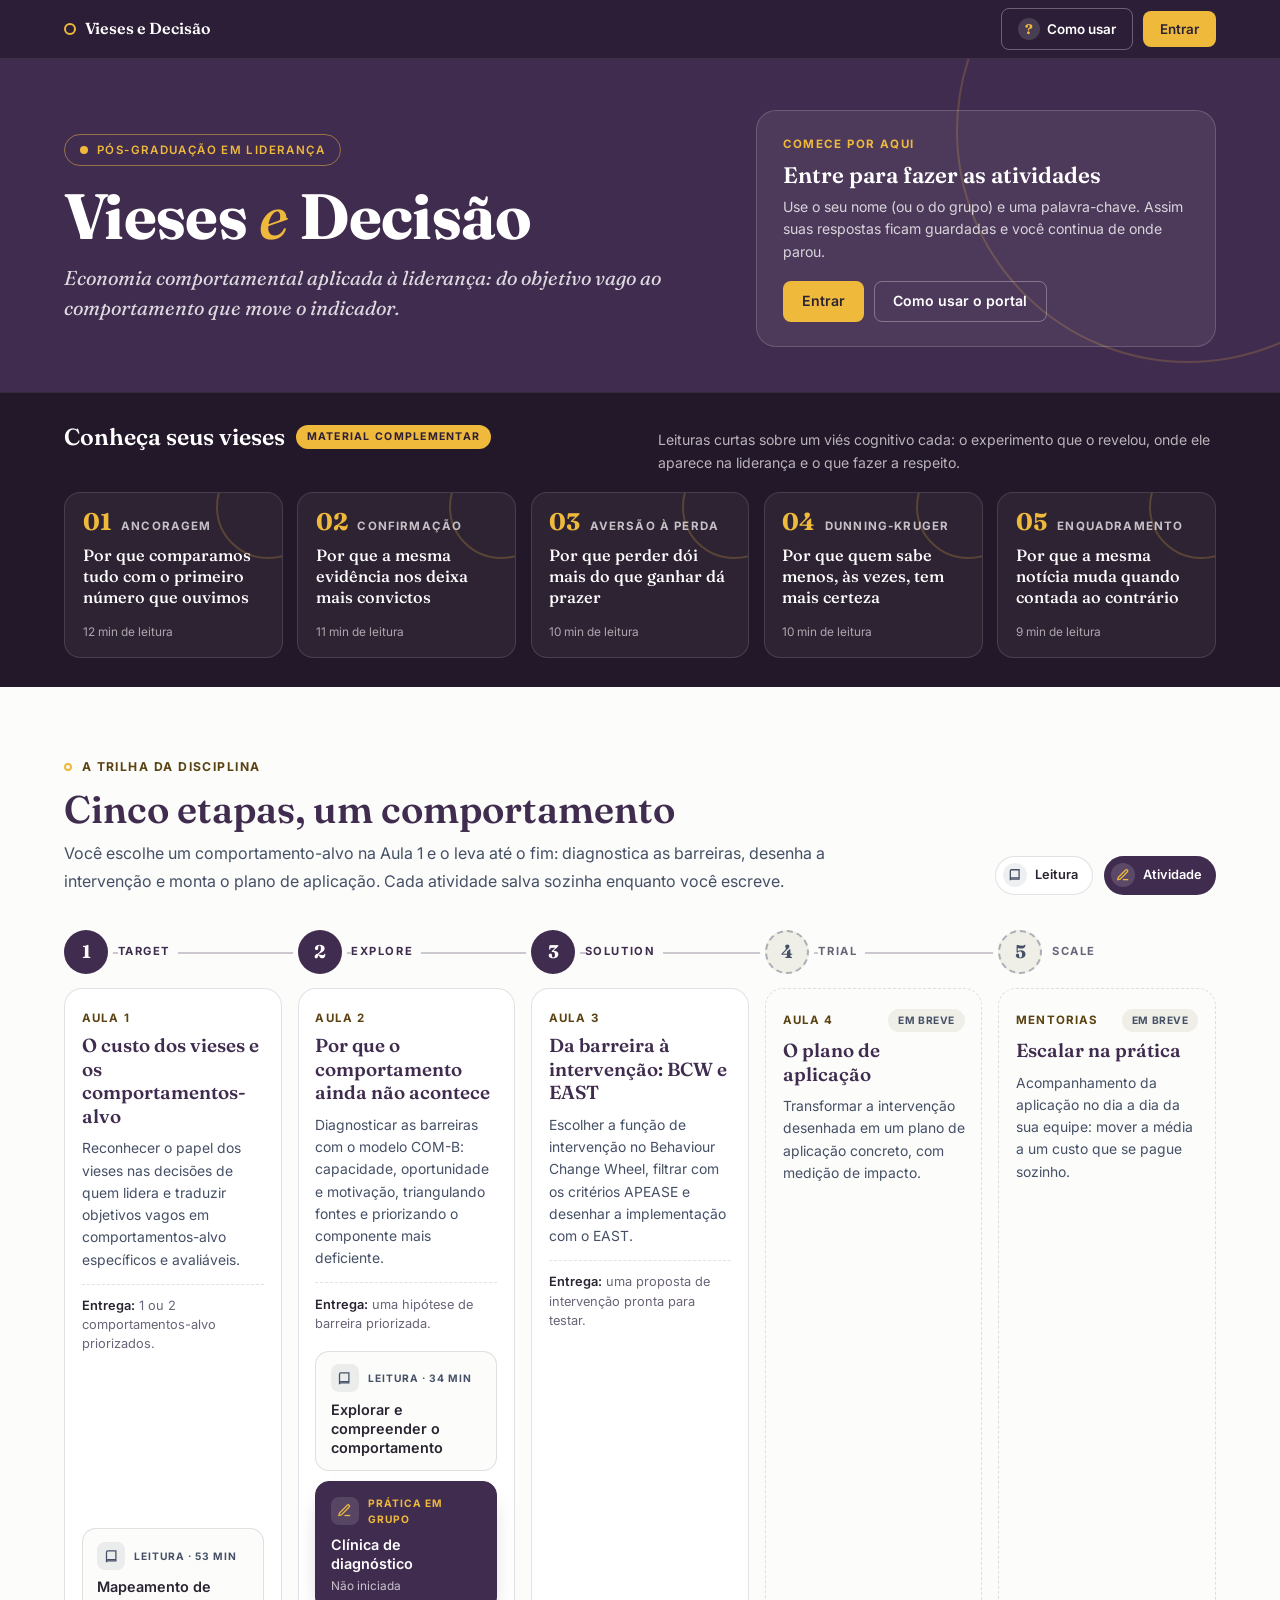
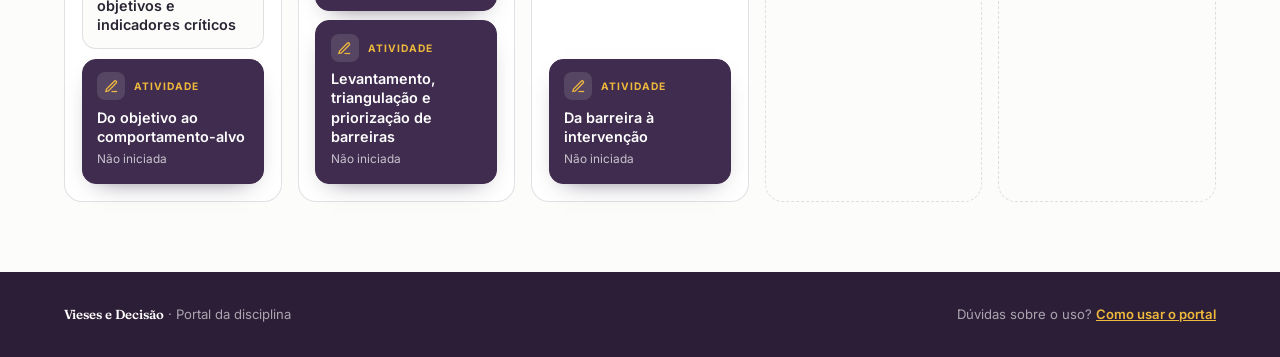
<file: index.html>
<!DOCTYPE html>
<html lang="pt-BR">
<head>
<meta charset="UTF-8">
<meta name="viewport" content="width=device-width, initial-scale=1.0">
<title>Vieses e Decisão — Portal da disciplina</title>
<meta name="description" content="Conteúdos e atividades da disciplina Vieses e Decisão: economia comportamental aplicada à liderança.">
<link rel="preconnect" href="https://fonts.googleapis.com">
<link rel="preconnect" href="https://fonts.gstatic.com" crossorigin>
<link href="https://fonts.googleapis.com/css2?family=Fraunces:ital,opsz,wght@0,9..144,400;0,9..144,500;0,9..144,600;0,9..144,700;1,9..144,400;1,9..144,500&family=Inter:wght@400;500;600;700&display=swap" rel="stylesheet">
<link rel="stylesheet" href="assets/css/portal.css">
<style>
  :root {
    --roxo:#402C4F; --roxo-deep:#2C1E37; --roxo-noite:#231829; --azul:#455066; --azul-tint:rgba(69,80,102,0.09);
    --papel:#FCFCFA; --papel-dim:#EFEEE7; --linha:rgba(64,44,79,0.14);
    --amarelo:#EFB93C; --amarelo-ink:#5B4212; --texto:#2A2432; --muted:#6b6478; --ok:#2f8f5f;
    --display:'Fraunces', Georgia, serif; --body:'Inter', -apple-system, sans-serif;
  }
  * { box-sizing:border-box; }
  html { scroll-behavior:smooth; -webkit-text-size-adjust:100%; }
  body { margin:0; font-family:var(--body); background:var(--papel); color:var(--texto); line-height:1.6; overflow-x:hidden; }
  a { color:inherit; }
  ::selection { background:var(--amarelo); color:var(--roxo-deep); }
  .wrap { max-width:var(--vd-largura); margin:0 auto; padding:0 1.5rem; }

  /* ================= PRIMEIRA DOBRA ================= */
  .hero { background:var(--roxo); color:#fff; position:relative; overflow:hidden; }
  .hero::before { content:''; position:absolute; right:-140px; top:-160px; width:460px; height:460px; border-radius:50%; border:2px solid rgba(239,185,60,0.2); }
  .hero-grid { display:grid; grid-template-columns:1.4fr 1fr; gap:3rem; align-items:center; padding-top:clamp(2.2rem,5vw,3.2rem); padding-bottom:clamp(2rem,4vw,2.8rem); position:relative; z-index:1; }
  .tag { display:inline-flex; align-items:center; gap:0.55rem; border:1px solid rgba(239,185,60,0.5); color:var(--amarelo); font-size:0.72rem; letter-spacing:0.12em; text-transform:uppercase; padding:0.35rem 0.95rem; border-radius:100px; font-weight:600; }
  .tag i { width:8px; height:8px; border-radius:50%; background:var(--amarelo); display:inline-block; }
  .hero h1 { font-family:var(--display); font-weight:700; font-size:clamp(2.5rem,5.4vw,4rem); line-height:1.02; margin:1.1rem 0 0.9rem; letter-spacing:-0.01em; }
  .hero h1 em { font-style:italic; font-weight:500; color:var(--amarelo); }
  .hero-sub { font-family:var(--display); font-style:italic; font-size:clamp(1.05rem,1.8vw,1.25rem); color:rgba(255,255,255,0.82); max-width:46ch; margin:0; line-height:1.5; }

  .sessao-card { background:rgba(255,255,255,0.07); border:1px solid rgba(255,255,255,0.16); border-radius:20px; padding:1.5rem 1.6rem; }
  .sessao-card .eyebrow { font-size:0.72rem; font-weight:700; letter-spacing:0.12em; text-transform:uppercase; color:var(--amarelo); margin-bottom:0.5rem; }
  .sessao-card h2 { font-family:var(--display); font-weight:600; font-size:1.4rem; margin:0 0 0.45rem; line-height:1.2; }
  .sessao-card p { font-size:0.88rem; color:rgba(255,255,255,0.78); margin:0 0 1.1rem; line-height:1.6; }
  .sessao-card .vd-btn { padding:0.7rem 1.15rem; font-size:0.88rem; }
  .progresso { list-style:none; margin:0 0 1.1rem; padding:0; display:flex; flex-direction:column; gap:0.4rem; }
  .progresso li { display:flex; justify-content:space-between; gap:1rem; font-size:0.84rem; background:rgba(255,255,255,0.06); border-radius:10px; padding:0.5rem 0.8rem; }
  .progresso li span:last-child { color:rgba(255,255,255,0.7); white-space:nowrap; }
  .progresso li.feito span:last-child { color:#8fe0b6; }
  .sessao-acoes { display:flex; gap:0.6rem; flex-wrap:wrap; }

  /* faixa "Conheça seus vieses" */
  .faixa-vieses { background:var(--roxo-noite); position:relative; z-index:1; padding:1.6rem 0 1.8rem; border-top:1px solid rgba(255,255,255,0.08); }
  .faixa-topo { display:flex; align-items:baseline; justify-content:space-between; gap:1rem 2rem; flex-wrap:wrap; margin-bottom:1.1rem; }
  .faixa-topo h2 { font-family:var(--display); font-weight:600; font-size:1.45rem; color:#fff; margin:0; display:flex; align-items:center; gap:0.7rem; }
  .faixa-topo h2 .selo { font-family:var(--body); font-size:0.66rem; font-weight:700; letter-spacing:0.12em; text-transform:uppercase; color:var(--roxo-deep); background:var(--amarelo); border-radius:100px; padding:0.25rem 0.65rem; }
  .faixa-topo p { margin:0; color:rgba(255,255,255,0.68); font-size:0.88rem; max-width:62ch; }
  .vieses-linha { display:grid; grid-template-columns:repeat(5, 1fr); gap:0.9rem; }
  .vies { display:flex; flex-direction:column; text-decoration:none; color:#fff; background:rgba(255,255,255,0.05); border:1px solid rgba(255,255,255,0.12); border-radius:16px; padding:1.05rem 1.1rem 0.95rem; position:relative; overflow:hidden; transition:background .2s, border-color .2s, transform .2s; }
  .vies::before { content:''; position:absolute; top:-38px; right:-38px; width:100px; height:100px; border-radius:50%; border:2px solid rgba(239,185,60,0.22); transition:transform .4s; }
  .vies:hover { background:rgba(255,255,255,0.09); border-color:rgba(239,185,60,0.55); transform:translateY(-2px); }
  .vies:hover::before { transform:scale(1.2); }
  .vies:focus-visible { outline:3px solid var(--amarelo); outline-offset:3px; }
  .vies-topo { display:flex; align-items:baseline; gap:0.6rem; }
  .vies-num { font-family:var(--display); font-weight:700; font-size:1.5rem; color:var(--amarelo); line-height:1; }
  .vies-nome { font-size:0.72rem; font-weight:700; letter-spacing:0.1em; text-transform:uppercase; color:rgba(255,255,255,0.72); }
  .vies-pergunta { font-family:var(--display); font-weight:500; font-size:1.02rem; line-height:1.3; margin:0.6rem 0 0.9rem; }
  .vies-meta { margin-top:auto; display:flex; justify-content:space-between; gap:0.6rem; flex-wrap:wrap; font-size:0.74rem; color:rgba(255,255,255,0.6); }
  .vies-meta .ok { color:#8fe0b6; font-weight:600; }

  /* ================= TRILHA ================= */
  section.bloco { padding:clamp(3rem,6vw,4.4rem) 0; }
  .trilha-topo { display:flex; justify-content:space-between; align-items:flex-end; gap:1.5rem 3rem; flex-wrap:wrap; margin-bottom:2.2rem; }
  .eyebrow-sec { display:flex; align-items:center; gap:0.6rem; font-size:0.76rem; font-weight:700; letter-spacing:0.12em; text-transform:uppercase; color:var(--amarelo-ink); margin-bottom:0.7rem; }
  .eyebrow-sec i { width:8px; height:8px; border-radius:50%; border:2px solid var(--amarelo); display:inline-block; }
  h2.titulo-sec { font-family:var(--display); font-weight:600; font-size:clamp(1.8rem,3.6vw,2.4rem); color:var(--roxo); margin:0 0 0.6rem; line-height:1.12; }
  p.intro-sec { color:var(--azul); font-size:1rem; max-width:78ch; margin:0; line-height:1.7; }
  .legenda { display:flex; gap:0.7rem; flex-wrap:wrap; }
  .legenda span { display:inline-flex; align-items:center; gap:0.5rem; font-size:0.8rem; font-weight:600; color:var(--texto); border-radius:100px; padding:0.4rem 0.85rem 0.4rem 0.45rem; }
  .legenda .lg-leitura { background:#fff; border:1px solid var(--linha); }
  .legenda .lg-atividade { background:var(--roxo); color:#fff; }
  .legenda b { width:24px; height:24px; border-radius:50%; display:inline-flex; align-items:center; justify-content:center; }
  .legenda .lg-leitura b { background:var(--azul-tint); color:var(--azul); }
  .legenda .lg-atividade b { background:rgba(255,255,255,0.14); color:var(--amarelo); }

  .etapas { list-style:none; margin:0; padding:0; display:grid; grid-template-columns:repeat(5, minmax(0, 1fr)); gap:1rem; }
  .etapa { display:flex; flex-direction:column; min-width:0; }
  .marco { display:flex; align-items:center; gap:0.6rem; margin-bottom:0.9rem; position:relative; }
  .marco-n { width:44px; height:44px; border-radius:50%; background:var(--roxo); color:#fff; display:flex; align-items:center; justify-content:center; font-family:var(--display); font-weight:700; font-size:1.15rem; flex-shrink:0; position:relative; z-index:1; box-shadow:0 0 0 5px var(--papel); }
  .marco-fase { font-size:0.7rem; font-weight:700; letter-spacing:0.14em; text-transform:uppercase; color:var(--roxo); background:var(--papel); position:relative; z-index:1; padding-right:0.5rem; }
  .etapa:not(:last-child) .marco::after { content:''; position:absolute; left:44px; right:-1rem; top:50%; height:2px; background:var(--roxo); opacity:0.25; }
  .etapa.futura .marco-n { background:var(--papel-dim); color:var(--azul); border:2px dashed rgba(69,80,102,0.4); box-shadow:0 0 0 5px var(--papel); }
  .etapa.futura .marco-fase { color:var(--muted); }

  .etapa-card { flex:1; display:flex; flex-direction:column; background:#fff; border:1px solid var(--linha); border-radius:18px; padding:1.2rem 1.05rem 1.05rem; transition:border-color .2s, box-shadow .2s; }
  .etapa-card:hover { border-color:rgba(64,44,79,0.3); box-shadow:0 18px 40px -28px rgba(44,30,55,0.45); }
  .etapa.futura .etapa-card { background:transparent; border-style:dashed; }
  .etapa-aula { display:flex; justify-content:space-between; align-items:center; gap:0.5rem; font-size:0.72rem; font-weight:700; letter-spacing:0.1em; text-transform:uppercase; color:var(--amarelo-ink); }
  .badge-breve { font-size:0.64rem; letter-spacing:0.06em; padding:0.22rem 0.6rem; border-radius:100px; background:var(--papel-dim); color:var(--azul); }
  .etapa h3 { font-family:var(--display); font-weight:600; font-size:1.18rem; color:var(--roxo); margin:0.45rem 0 0.55rem; line-height:1.25; }
  .etapa p.desc { font-size:0.87rem; color:var(--azul); margin:0 0 0.8rem; line-height:1.6; }
  .etapa p.entrega { font-size:0.8rem; color:var(--muted); margin:0 0 1.1rem; line-height:1.5; padding-top:0.7rem; border-top:1px dashed var(--linha); }
  .etapa p.entrega strong { color:var(--texto); font-weight:600; }
  .recursos { margin-top:auto; display:flex; flex-direction:column; gap:0.6rem; }

  .rec { display:flex; flex-direction:column; gap:0.45rem; text-decoration:none; border-radius:14px; padding:0.8rem 0.9rem 0.85rem; transition:transform .15s, box-shadow .15s, background .15s, border-color .15s; }
  .rec:focus-visible { outline:3px solid var(--amarelo); outline-offset:2px; }
  .rec-cab { display:flex; align-items:center; gap:0.55rem; }
  .rec-ico { width:28px; height:28px; border-radius:8px; display:flex; align-items:center; justify-content:center; flex-shrink:0; }
  .rec-ico svg { width:15px; height:15px; }
  .rec-tipo { display:block; font-size:0.64rem; font-weight:700; letter-spacing:0.1em; text-transform:uppercase; }
  .rec-nome { display:block; font-weight:600; font-size:0.9rem; line-height:1.32; }
  .rec-status { display:block; font-size:0.74rem; margin-top:-0.15rem; }
  /* leitura: cartão claro, contorno */
  .rec-leitura { background:var(--papel); border:1.5px solid var(--linha); color:var(--texto); }
  .rec-leitura .rec-ico { background:var(--azul-tint); color:var(--azul); }
  .rec-leitura .rec-tipo { color:var(--azul); }
  .rec-leitura .rec-status { color:var(--muted); }
  .rec-leitura:hover { border-color:var(--azul); background:#fff; transform:translateY(-1px); }
  /* atividade: botão sólido roxo */
  .rec-atividade { background:var(--roxo); border:1.5px solid var(--roxo); color:#fff; box-shadow:0 10px 24px -16px rgba(44,30,55,0.8); }
  .rec-atividade .rec-ico { background:rgba(255,255,255,0.12); color:var(--amarelo); }
  .rec-atividade .rec-tipo { color:var(--amarelo); }
  .rec-atividade .rec-status { color:rgba(255,255,255,0.72); }
  .rec-atividade .rec-status.feito { color:#8fe0b6; font-weight:600; }
  .rec-atividade:hover { background:var(--roxo-deep); transform:translateY(-1px); }

  footer { background:var(--roxo-deep); color:rgba(255,255,255,0.6); font-size:0.82rem; padding:2rem 0; }
  footer .wrap { display:flex; justify-content:space-between; gap:1rem; flex-wrap:wrap; align-items:center; }
  footer strong { color:#fff; font-family:var(--display); font-weight:600; }
  footer button { background:none; border:none; color:var(--amarelo); font:inherit; font-weight:600; cursor:pointer; padding:0; text-decoration:underline; }

  /* ================= RESPONSIVO ================= */
  @media (max-width:1100px) {
    .vieses-linha { display:flex; overflow-x:auto; scroll-snap-type:x mandatory; padding-bottom:0.5rem; scrollbar-width:thin; }
    .vies { flex:0 0 240px; scroll-snap-align:start; }
    .etapas { grid-template-columns:1fr; gap:1.2rem; position:relative; }
    .etapas::before { content:''; position:absolute; left:21px; top:22px; bottom:22px; width:2px; background:var(--roxo); opacity:0.2; }
    .etapa { display:grid; grid-template-columns:44px 1fr; gap:1rem; }
    .marco { flex-direction:column; margin:0; }
    .marco-fase { display:none; }
    .etapa:not(:last-child) .marco::after { display:none; }
    .etapa-card .etapa-aula::after { content:attr(data-fase); color:var(--muted); letter-spacing:0.12em; }
    .recursos { flex-direction:row; flex-wrap:wrap; }
    .rec { flex:1 1 260px; }
  }
  @media (max-width:880px) {
    .hero-grid { grid-template-columns:1fr; gap:1.8rem; }
  }
  @media (max-width:560px) {
    .wrap { padding-left:1rem; padding-right:1rem; }
    .etapas::before { left:17px; }
    .etapa { grid-template-columns:36px 1fr; gap:0.75rem; }
    .marco-n { width:36px; height:36px; font-size:0.95rem; box-shadow:0 0 0 4px var(--papel); }
    .etapa-card { padding:1.1rem 1rem; }
    .vies { flex-basis:78%; }
  }
  @media (prefers-reduced-motion: reduce) {
    .vies, .vies::before, .rec, .etapa-card { transition:none; }
  }
</style>
</head>
<body>

<header class="hero">
  <div class="wrap hero-grid">
    <div>
      <span class="tag"><i></i><span id="programa">Pós-graduação em Liderança</span></span>
      <h1>Vieses <em>e</em> Decisão</h1>
      <p class="hero-sub">Economia comportamental aplicada à liderança: do objetivo vago ao comportamento que move o indicador.</p>
    </div>
    <div class="sessao-card" id="sessaoCard" aria-live="polite"></div>
  </div>

  <div class="faixa-vieses" id="vieses">
    <div class="wrap">
      <div class="faixa-topo">
        <h2>Conheça seus vieses <span class="selo">Material complementar</span></h2>
        <p>Leituras curtas sobre um viés cognitivo cada: o experimento que o revelou, onde ele aparece na liderança e o que fazer a respeito.</p>
      </div>
      <div class="vieses-linha">
        <a class="vies" href="vieses/ancoragem.html">
          <span class="vies-topo"><span class="vies-num">01</span><span class="vies-nome">Ancoragem</span></span>
          <span class="vies-pergunta">Por que comparamos tudo com o primeiro número que ouvimos</span>
          <span class="vies-meta"><span>12 min de leitura</span><span data-ferramenta="vies-ancoragem"></span></span>
        </a>
        <a class="vies" href="vieses/confirmacao.html">
          <span class="vies-topo"><span class="vies-num">02</span><span class="vies-nome">Confirmação</span></span>
          <span class="vies-pergunta">Por que a mesma evidência nos deixa mais convictos</span>
          <span class="vies-meta"><span>11 min de leitura</span><span data-ferramenta="vies-confirmacao"></span></span>
        </a>
        <a class="vies" href="vieses/aversao-a-perda.html">
          <span class="vies-topo"><span class="vies-num">03</span><span class="vies-nome">Aversão à perda</span></span>
          <span class="vies-pergunta">Por que perder dói mais do que ganhar dá prazer</span>
          <span class="vies-meta"><span>10 min de leitura</span><span data-ferramenta="vies-aversao-a-perda"></span></span>
        </a>
        <a class="vies" href="vieses/dunning-kruger.html">
          <span class="vies-topo"><span class="vies-num">04</span><span class="vies-nome">Dunning-Kruger</span></span>
          <span class="vies-pergunta">Por que quem sabe menos, às vezes, tem mais certeza</span>
          <span class="vies-meta"><span>10 min de leitura</span><span data-ferramenta="vies-dunning-kruger"></span></span>
        </a>
        <a class="vies" href="vieses/enquadramento.html">
          <span class="vies-topo"><span class="vies-num">05</span><span class="vies-nome">Enquadramento</span></span>
          <span class="vies-pergunta">Por que a mesma notícia muda quando contada ao contrário</span>
          <span class="vies-meta"><span>9 min de leitura</span><span data-ferramenta="vies-enquadramento"></span></span>
        </a>
      </div>
    </div>
  </div>
</header>

<main>
  <section class="bloco" id="trilha">
    <div class="wrap">
      <div class="trilha-topo">
        <div>
          <div class="eyebrow-sec"><i></i>A trilha da disciplina</div>
          <h2 class="titulo-sec">Cinco etapas, um comportamento</h2>
          <p class="intro-sec">Você escolhe um comportamento-alvo na Aula 1 e o leva até o fim: diagnostica as barreiras, desenha a intervenção e monta o plano de aplicação. Cada atividade salva sozinha enquanto você escreve.</p>
        </div>
        <div class="legenda" aria-label="Legenda">
          <span class="lg-leitura"><b aria-hidden="true"><svg width="14" height="14" viewBox="0 0 24 24" fill="none" stroke="currentColor" stroke-width="2.2"><path d="M4 5a2 2 0 012-2h13v16H6a2 2 0 00-2 2V5z"/><path d="M4 19a2 2 0 012-2h13"/></svg></b>Leitura</span>
          <span class="lg-atividade"><b aria-hidden="true"><svg width="14" height="14" viewBox="0 0 24 24" fill="none" stroke="currentColor" stroke-width="2.2"><path d="M12 20h9"/><path d="M16.5 3.5a2.1 2.1 0 013 3L7 19l-4 1 1-4 12.5-12.5z"/></svg></b>Atividade</span>
        </div>
      </div>

      <ol class="etapas">
        <li class="etapa">
          <div class="marco"><span class="marco-n">1</span><span class="marco-fase">Target</span></div>
          <article class="etapa-card">
            <div class="etapa-aula" data-fase="Target">Aula 1</div>
            <h3>O custo dos vieses e os comportamentos-alvo</h3>
            <p class="desc">Reconhecer o papel dos vieses nas decisões de quem lidera e traduzir objetivos vagos em comportamentos-alvo específicos e avaliáveis.</p>
            <p class="entrega"><strong>Entrega:</strong> 1 ou 2 comportamentos-alvo priorizados.</p>
            <div class="recursos">
              <a class="rec rec-leitura" href="leituras/passo-1-objetivos-e-indicadores.html">
                <span class="rec-cab"><span class="rec-ico"><svg width="18" height="18" viewBox="0 0 24 24" fill="none" stroke="currentColor" stroke-width="2"><path d="M4 5a2 2 0 012-2h13v16H6a2 2 0 00-2 2V5z"/><path d="M4 19a2 2 0 012-2h13"/></svg></span><span class="rec-tipo">Leitura · 53 min</span></span><span class="rec-nome">Mapeamento de objetivos e indicadores críticos</span></a>
              <a class="rec rec-atividade" href="atividades/aula-1-comportamento-alvo.html">
                <span class="rec-cab"><span class="rec-ico"><svg width="18" height="18" viewBox="0 0 24 24" fill="none" stroke="currentColor" stroke-width="2"><path d="M12 20h9"/><path d="M16.5 3.5a2.1 2.1 0 013 3L7 19l-4 1 1-4 12.5-12.5z"/></svg></span><span class="rec-tipo">Atividade</span></span><span class="rec-nome">Do objetivo ao comportamento-alvo</span><span class="rec-status" data-ferramenta="aula1">Não iniciada</span></a>
            </div>
          </article>
        </li>

        <li class="etapa">
          <div class="marco"><span class="marco-n">2</span><span class="marco-fase">Explore</span></div>
          <article class="etapa-card">
            <div class="etapa-aula" data-fase="Explore">Aula 2</div>
            <h3>Por que o comportamento ainda não acontece</h3>
            <p class="desc">Diagnosticar as barreiras com o modelo COM-B: capacidade, oportunidade e motivação, triangulando fontes e priorizando o componente mais deficiente.</p>
            <p class="entrega"><strong>Entrega:</strong> uma hipótese de barreira priorizada.</p>
            <div class="recursos">
              <a class="rec rec-leitura" href="leituras/passo-2-explorar-o-comportamento.html">
                <span class="rec-cab"><span class="rec-ico"><svg width="18" height="18" viewBox="0 0 24 24" fill="none" stroke="currentColor" stroke-width="2"><path d="M4 5a2 2 0 012-2h13v16H6a2 2 0 00-2 2V5z"/><path d="M4 19a2 2 0 012-2h13"/></svg></span><span class="rec-tipo">Leitura · 34 min</span></span><span class="rec-nome">Explorar e compreender o comportamento</span></a>
              <a class="rec rec-atividade" href="atividades/aula-2-clinica.html">
                <span class="rec-cab"><span class="rec-ico"><svg width="18" height="18" viewBox="0 0 24 24" fill="none" stroke="currentColor" stroke-width="2"><path d="M12 20h9"/><path d="M16.5 3.5a2.1 2.1 0 013 3L7 19l-4 1 1-4 12.5-12.5z"/></svg></span><span class="rec-tipo">Prática em grupo</span></span><span class="rec-nome">Clínica de diagnóstico</span><span class="rec-status" data-ferramenta="clinica-aula2">Não iniciada</span></a>
              <a class="rec rec-atividade" href="atividades/aula-2-barreiras.html">
                <span class="rec-cab"><span class="rec-ico"><svg width="18" height="18" viewBox="0 0 24 24" fill="none" stroke="currentColor" stroke-width="2"><path d="M12 20h9"/><path d="M16.5 3.5a2.1 2.1 0 013 3L7 19l-4 1 1-4 12.5-12.5z"/></svg></span><span class="rec-tipo">Atividade</span></span><span class="rec-nome">Levantamento, triangulação e priorização de barreiras</span><span class="rec-status" data-ferramenta="aula2">Não iniciada</span></a>
            </div>
          </article>
        </li>

        <li class="etapa">
          <div class="marco"><span class="marco-n">3</span><span class="marco-fase">Solution</span></div>
          <article class="etapa-card">
            <div class="etapa-aula" data-fase="Solution">Aula 3</div>
            <h3>Da barreira à intervenção: BCW e EAST</h3>
            <p class="desc">Escolher a função de intervenção no Behaviour Change Wheel, filtrar com os critérios APEASE e desenhar a implementação com o EAST.</p>
            <p class="entrega"><strong>Entrega:</strong> uma proposta de intervenção pronta para testar.</p>
            <div class="recursos">
              <a class="rec rec-atividade" href="atividades/aula-3-intervencao.html">
                <span class="rec-cab"><span class="rec-ico"><svg width="18" height="18" viewBox="0 0 24 24" fill="none" stroke="currentColor" stroke-width="2"><path d="M12 20h9"/><path d="M16.5 3.5a2.1 2.1 0 013 3L7 19l-4 1 1-4 12.5-12.5z"/></svg></span><span class="rec-tipo">Atividade</span></span><span class="rec-nome">Da barreira à intervenção</span><span class="rec-status" data-ferramenta="aula3">Não iniciada</span></a>
            </div>
          </article>
        </li>

        <li class="etapa futura">
          <div class="marco"><span class="marco-n">4</span><span class="marco-fase">Trial</span></div>
          <article class="etapa-card">
            <div class="etapa-aula" data-fase="Trial">Aula 4 <span class="badge-breve">Em breve</span></div>
            <h3>O plano de aplicação</h3>
            <p class="desc">Transformar a intervenção desenhada em um plano de aplicação concreto, com medição de impacto.</p>
          </article>
        </li>

        <li class="etapa futura">
          <div class="marco"><span class="marco-n">5</span><span class="marco-fase">Scale</span></div>
          <article class="etapa-card">
            <div class="etapa-aula" data-fase="Scale">Mentorias <span class="badge-breve">Em breve</span></div>
            <h3>Escalar na prática</h3>
            <p class="desc">Acompanhamento da aplicação no dia a dia da sua equipe: mover a média a um custo que se pague sozinho.</p>
          </article>
        </li>
      </ol>
    </div>
  </section>
</main>

<footer>
  <div class="wrap">
    <span><strong id="rodapeNome">Vieses e Decisão</strong> · Portal da disciplina</span>
    <span>Dúvidas sobre o uso? <button type="button" id="rodapeAjuda">Como usar o portal</button></span>
  </div>
</footer>

<script src="assets/js/config.js"></script>
<script src="assets/js/portal.js"></script>
<script>
(function () {
  var C = window.VD_CONFIG || {};
  if (C.PROGRAMA) document.getElementById('programa').textContent = C.PROGRAMA;
  if (C.NOME_DISCIPLINA) { document.getElementById('rodapeNome').textContent = C.NOME_DISCIPLINA; }

  VD.iniciarPagina();
  document.getElementById('rodapeAjuda').onclick = function () { VD.abrirInstrucoes(); };
  if (location.hash === '#ajuda') VD.abrirInstrucoes();

  var esc = VD.esc;
  var ATIVIDADES = [
    { id: 'aula1', nome: 'Aula 1 · Comportamento-alvo', url: 'atividades/aula-1-comportamento-alvo.html' },
    { id: 'aula2', nome: 'Aula 2 · Barreiras', url: 'atividades/aula-2-barreiras.html' },
    { id: 'aula3', nome: 'Aula 3 · Intervenção', url: 'atividades/aula-3-intervencao.html' }
  ];

  function rotulo(reg) {
    if (!reg) return null;
    if (VD.emPlanilha() && reg.pendente) return 'Alterações ainda não enviadas';
    return 'Salva ' + VD.fmtHora(reg.base || reg.atualizado);
  }

  function render() {
    var s = VD.sessao();
    var card = document.getElementById('sessaoCard');
    if (!s) {
      card.innerHTML =
        '<div class="eyebrow">Comece por aqui</div>' +
        '<h2>Entre para fazer as atividades</h2>' +
        '<p>Use o seu nome (ou o do grupo) e uma palavra-chave. Assim suas respostas ficam guardadas e você continua de onde parou.</p>' +
        '<div class="sessao-acoes"><button type="button" class="vd-btn vd-btn-amarelo" id="btnEntrar">Entrar</button>' +
        '<button type="button" class="vd-btn vd-btn-claro" id="btnGuia">Como usar o portal</button></div>';
      document.getElementById('btnEntrar').onclick = function () { VD.abrirLogin(); };
      document.getElementById('btnGuia').onclick = function () { VD.abrirInstrucoes(); };
    } else {
      card.innerHTML =
        '<div class="eyebrow">' + (s.turma ? esc(s.turma) : 'Sua área') + '</div>' +
        '<h2>Olá, ' + esc(s.nome) + '</h2>' +
        '<p>' + (VD.emPlanilha() ? 'Suas respostas estão sendo salvas na planilha da turma.' : 'Modo local: suas respostas ficam salvas neste navegador.') + '</p>' +
        '<ul class="progresso">' + ATIVIDADES.map(function (a) {
          var r = rotulo(VD.registro(a.id));
          return '<li class="' + (r ? 'feito' : '') + '"><span>' + esc(a.nome) + '</span><span>' + (r ? esc(r) : 'Não iniciada') + '</span></li>';
        }).join('') + '</ul>' +
        '<div class="sessao-acoes"><a class="vd-btn vd-btn-amarelo" href="' + proxima() + '">Continuar</a>' +
        '<button type="button" class="vd-btn vd-btn-claro" id="btnSair">Trocar de estudante</button></div>';
      document.getElementById('btnSair').onclick = function () { VD.sair(); };
    }

    document.querySelectorAll('[data-ferramenta]').forEach(function (el) {
      var r = rotulo(VD.registro(el.dataset.ferramenta));
      var ehVies = el.dataset.ferramenta.indexOf('vies-') === 0;
      el.classList.toggle('feito', !!r);
      el.classList.toggle('ok', !!r && ehVies);
      el.textContent = r ? (ehVies ? '✓ Anotações salvas' : '✓ ' + r) : (ehVies ? '' : 'Não iniciada');
    });
  }

  function proxima() {
    for (var i = 0; i < ATIVIDADES.length; i++) if (!VD.registro(ATIVIDADES[i].id)) return ATIVIDADES[i].url;
    return ATIVIDADES[ATIVIDADES.length - 1].url;
  }

  VD.onSessao(render);
  render();
})();
</script>
</body>
</html>
</file>
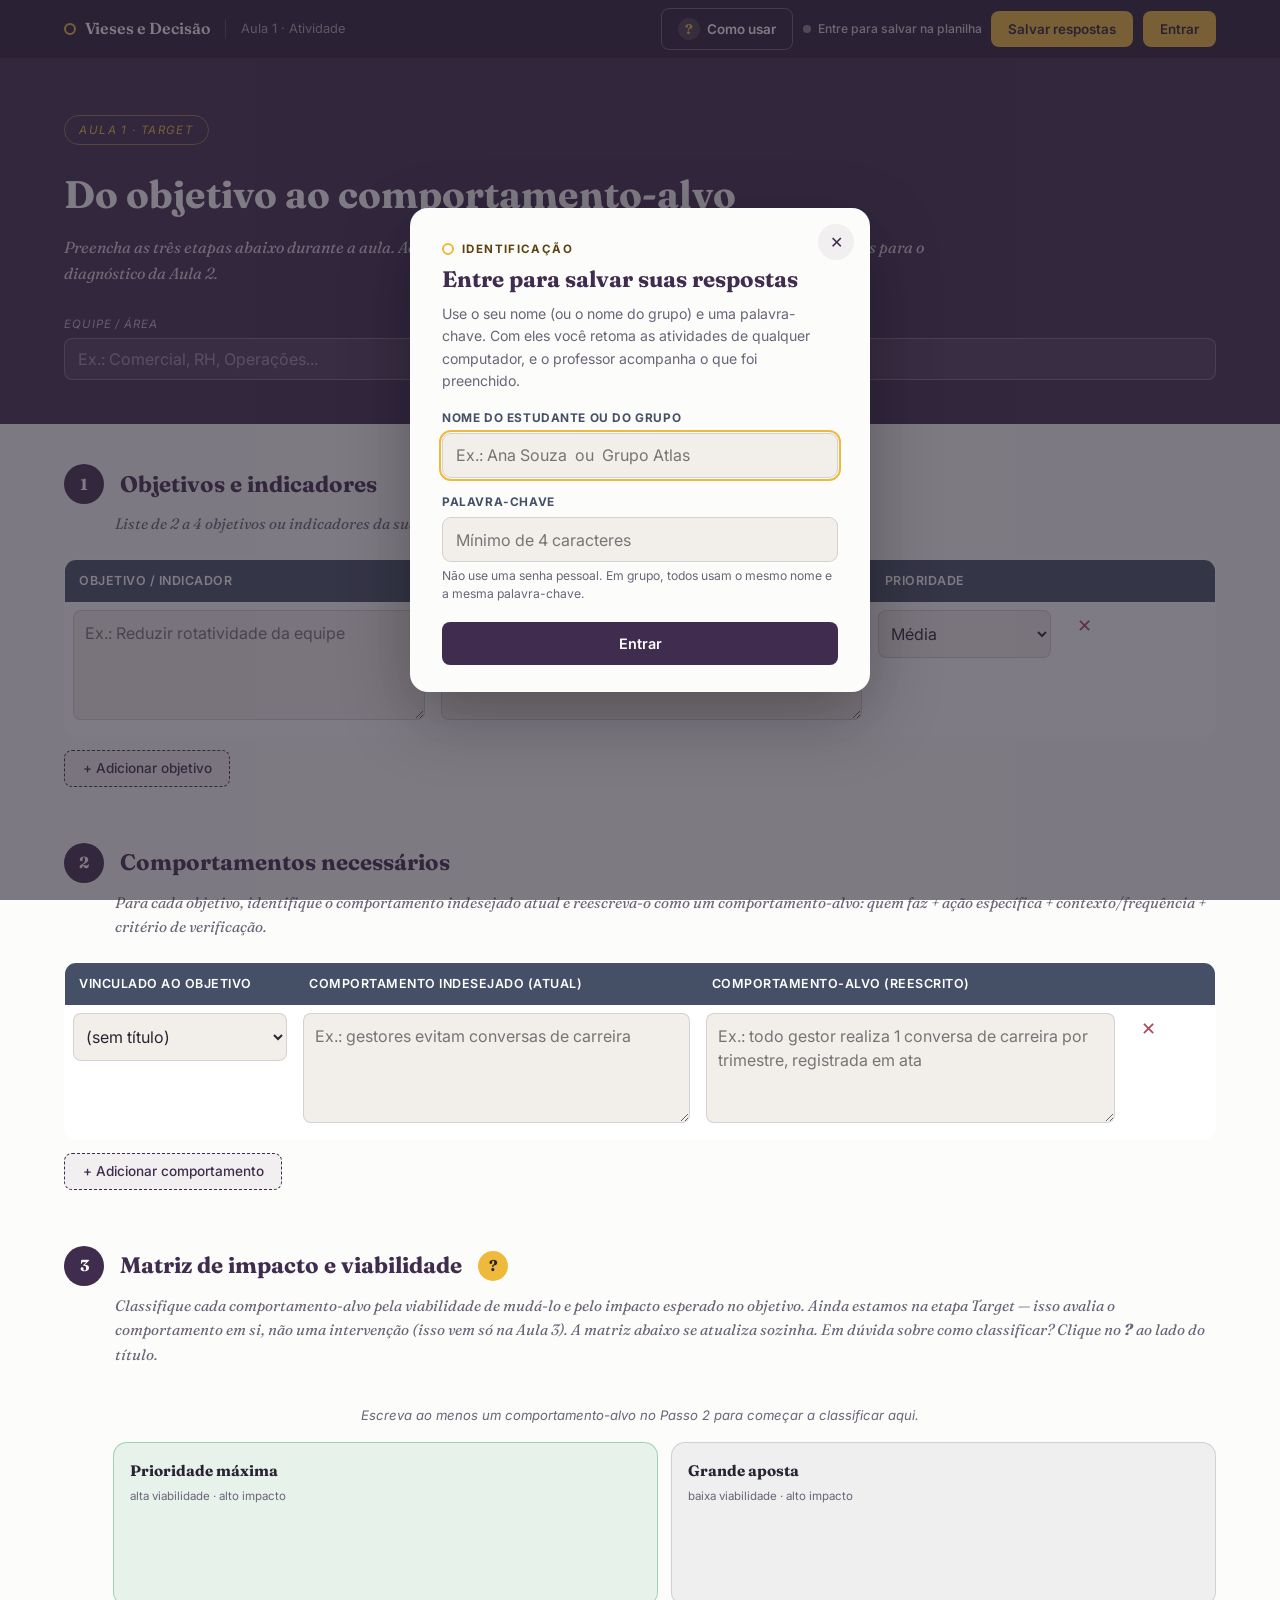
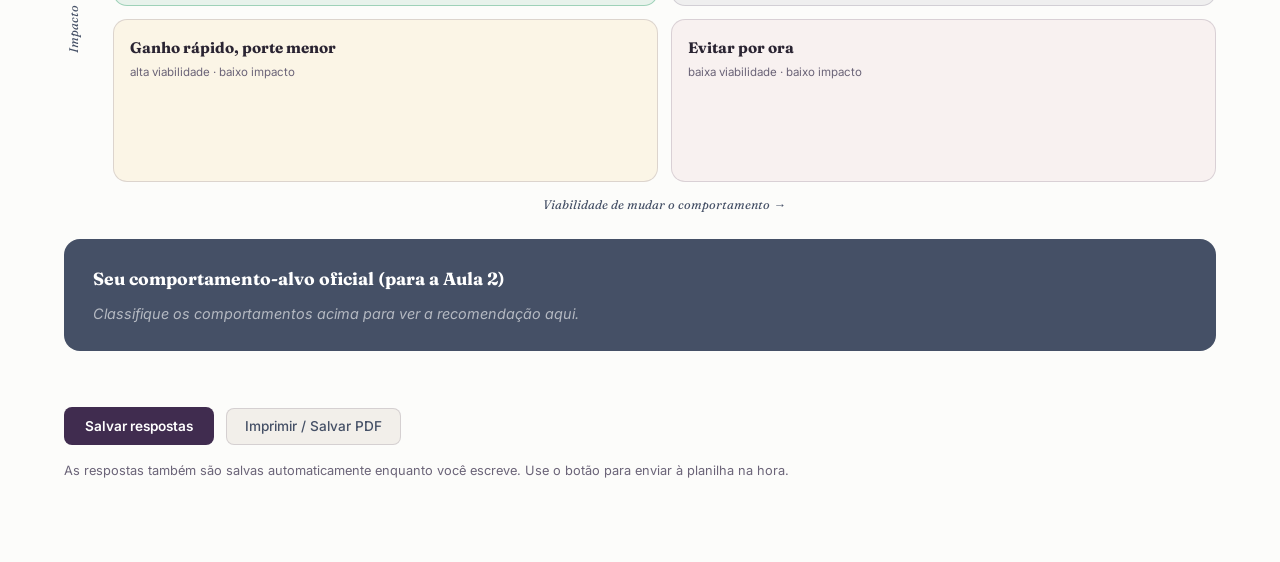
<file: atividades/aula-1-comportamento-alvo.html>
<!DOCTYPE html>
<html lang="pt-BR">
<head>
<meta charset="UTF-8">
<meta name="viewport" content="width=device-width, initial-scale=1.0">
<title>Do Objetivo ao Comportamento-Alvo — Aula 1</title>
<link href="https://fonts.googleapis.com/css2?family=Fraunces:ital,wght@0,400;0,600;0,700;1,400;1,500&family=Inter:ital,wght@0,300;0,400;0,500;0,600;1,400&display=swap" rel="stylesheet">
<link rel="stylesheet" href="../assets/css/portal.css">
<style>
  :root {
    --roxo: #402C4F;
    --roxo-tint: rgba(64,44,79,0.06);
    --azul: #455066;
    --azul-tint: rgba(69,80,102,0.08);
    --fundo: #FCFCFA;
    --fundo-alt: #F2EFEA;
    --amarelo: #EFB93C;
    --texto: #2A2432;
    --texto-muted: #6b6478;
    --branco: #FFFFFF;
    --border: rgba(64,44,79,0.16);
    --ok: rgba(52,160,107,0.12);
  }
  * { box-sizing: border-box; }
  html { -webkit-text-size-adjust: 100%; text-size-adjust: 100%; }
  html, body { overflow-x: hidden; max-width: 100%; }
  body {
    margin: 0; font-family: 'Inter', sans-serif; background: var(--fundo); color: var(--texto);
    line-height: 1.6;
  }
  .page { max-width: 980px; margin: 0 auto; padding: 0 1.5rem 5rem; }

  header.hero {
    background: var(--roxo); color: var(--branco);
    padding: clamp(2.2rem, 7vw, 3.5rem) 0 clamp(1.8rem, 5vw, 2.8rem); margin-bottom: 2.5rem;
  }
  header.hero .hero-inner { max-width: 980px; margin: 0 auto; padding: 0 1.5rem; }
  header.hero .tag {
    display: inline-block; border: 1px solid rgba(239,185,60,0.5); color: var(--amarelo);
    font-size: 0.72rem; letter-spacing: 0.12em; text-transform: uppercase; padding: 0.3rem 0.9rem;
    border-radius: 100px; margin-bottom: 1.2rem; font-style: italic;
  }
  header.hero h1 { font-family: 'Fraunces', serif; font-weight: 700; font-size: clamp(1.6rem, 4vw, 2.4rem); margin: 0 0 0.6rem; }
  header.hero p { font-family: 'Fraunces', serif; font-style: italic; color: rgba(255,255,255,0.8); max-width: 620px; margin: 0; font-size: 1rem; }

  .identifica { display: flex; gap: 1rem; flex-wrap: wrap; margin-top: 1.8rem; }
  .identifica label { font-size: 0.72rem; letter-spacing: 0.08em; text-transform: uppercase; color: rgba(255,255,255,0.65); display: block; margin-bottom: 0.3rem; font-style: italic; }
  .identifica input {
    background: rgba(255,255,255,0.08); border: 1px solid rgba(255,255,255,0.25); border-radius: 8px;
    padding: 0.6rem 0.8rem; color: var(--branco); font-family: 'Inter', sans-serif; font-size: 16px; min-width: 220px;
    width: 100%;
  }
  .identifica input::placeholder { color: rgba(255,255,255,0.45); }
  .identifica > div { flex: 1 1 220px; min-width: 0; }

  .passo { margin-bottom: 3.5rem; }
  .passo-head { display: flex; align-items: center; gap: 1rem; margin-bottom: 0.5rem; }
  .passo-num {
    width: 40px; height: 40px; border-radius: 50%; background: var(--roxo); color: var(--branco);
    display: flex; align-items: center; justify-content: center; font-family: 'Fraunces', serif; font-weight: 700; flex-shrink: 0;
  }
  .passo-head h2 { font-family: 'Fraunces', serif; font-weight: 700; font-size: 1.4rem; color: var(--roxo); margin: 0; }
  .passo-desc { font-family: 'Fraunces', serif; font-style: italic; color: var(--texto-muted); margin: 0 0 1.4rem 3.2rem; font-size: 0.95rem; }
  @media (max-width: 560px) { .passo-desc { margin-left: 0; } }

  table { width: 100%; border-collapse: collapse; background: var(--branco); border-radius: 12px; overflow: hidden; border: 1px solid var(--border); }
  thead th {
    background: var(--azul); color: var(--branco); text-align: left; font-size: 0.78rem;
    letter-spacing: 0.04em; text-transform: uppercase; padding: 0.7rem 0.9rem; font-weight: 600;
  }
  tbody td { padding: 0.5rem; border-bottom: 1px solid var(--border); vertical-align: top; }
  tbody tr:last-child td { border-bottom: none; }
  textarea, select {
    width: 100%; border: 1px solid var(--border); border-radius: 8px; padding: 0.6rem 0.7rem;
    font-family: 'Inter', sans-serif; font-size: 16px; color: var(--texto); background: var(--fundo-alt);
    resize: vertical; min-height: 110px; line-height: 1.5;
  }
  select { min-height: 48px; padding: 0.6rem 0.5rem; }
  textarea:focus, select:focus, input:focus { outline: 2px solid var(--amarelo); outline-offset: 1px; }

  .col-prioridade, .col-remove { width: 90px; }

  button {
    font-family: 'Inter', sans-serif; font-weight: 500; cursor: pointer; border: none; border-radius: 8px;
    padding: 0.6rem 1.1rem; font-size: 0.85rem; transition: transform 0.15s, opacity 0.15s;
  }
  button:hover { transform: translateY(-1px); }
  button:active { transform: translateY(0); }
  .btn-add { background: var(--roxo-tint); color: var(--roxo); border: 1px dashed var(--roxo); margin-top: 0.8rem; }
  .btn-remove { background: transparent; color: #b0475a; border: none; font-size: 1.1rem; padding: 0.3rem 0.6rem; }
  .btn-primary { background: var(--amarelo); color: var(--texto); }
  .btn-ghost { background: var(--fundo-alt); color: var(--azul); border: 1px solid var(--border); }
  label.btn-ghost { padding: 0.6rem 1.1rem; border-radius: 8px; font-size: 0.85rem; font-weight: 500; }

  .barra-acoes { display: flex; gap: 0.8rem; flex-wrap: wrap; margin-top: 1rem; align-items: center; }
  .barra-acoes .nota-backup { font-size: 0.8rem; color: var(--texto-muted); flex-basis: 100%; margin-top: 0.2rem; }

  /* MATRIZ */
  .matriz-wrap { display: grid; grid-template-columns: 36px 1fr; gap: 0.8rem; }
  .eixo-y {
    writing-mode: vertical-rl; transform: rotate(180deg); text-align: center; font-size: 0.78rem;
    color: var(--azul); font-style: italic; font-family: 'Fraunces', serif; padding: 0.5rem 0;
  }
  .matriz-col { display: flex; flex-direction: column; gap: 0.6rem; }
  .matriz-grid { display: grid; grid-template-columns: 1fr 1fr; grid-template-rows: 1fr 1fr; gap: 0.8rem; min-height: 340px; }
  .quadrante {
    border-radius: 14px; padding: 1rem; border: 1px solid var(--border); display: flex; flex-direction: column; gap: 0.6rem;
  }
  .quadrante h4 { margin: 0; font-family: 'Fraunces', serif; font-size: 0.95rem; color: var(--texto); }
  .quadrante .sub { font-size: 0.72rem; color: var(--texto-muted); margin-top: -0.4rem; }
  .quadrante .itens { display: flex; flex-wrap: wrap; gap: 0.4rem; flex: 1; align-content: flex-start; }
  .pill {
    background: var(--branco); border: 1px solid var(--border); border-radius: 100px; padding: 0.35rem 0.8rem;
    font-size: 0.78rem; max-width: 100%; cursor: default;
  }
  .q-prioridade { background: rgba(52,160,107,0.1); border-color: rgba(52,160,107,0.4); }
  .q-prioridade .pill { background: rgba(52,160,107,0.15); border-color: rgba(52,160,107,0.5); }
  .q-aposta { background: rgba(69,80,102,0.07); }
  .q-rapido { background: rgba(239,185,60,0.1); }
  .q-evitar { background: rgba(176,71,90,0.06); }
  .eixo-x { text-align: center; font-size: 0.78rem; color: var(--azul); font-style: italic; font-family: 'Fraunces', serif; margin-top: 0.2rem; }

  .classificar-lista { margin-top: 1.4rem; }
  .classificar-item {
    display: grid; grid-template-columns: 1fr 140px 140px; gap: 0.8rem; align-items: center;
    background: var(--branco); border: 1px solid var(--border); border-radius: 10px; padding: 0.7rem 0.9rem; margin-bottom: 0.6rem;
  }
  .classificar-item .texto-comp { font-size: 0.87rem; }

  .resumo-final {
    background: var(--azul); color: var(--branco); border-radius: 16px; padding: 1.6rem 1.8rem; margin-top: 1.5rem;
  }
  .resumo-final h3 { font-family: 'Fraunces', serif; margin: 0 0 0.6rem; font-size: 1.1rem; }
  .resumo-final p { margin: 0; color: rgba(255,255,255,0.85); font-size: 0.9rem; }
  .resumo-final .vazio { font-style: italic; color: rgba(255,255,255,0.6); }
  .resumo-final ul { margin: 0.6rem 0 0; padding-left: 1.2rem; }
  .resumo-final .proximo { margin-top: 1rem; font-size: 0.84rem; color: rgba(255,255,255,0.8); }
  .resumo-final .proximo a { color: var(--amarelo); font-weight: 600; }

  .empty-hint { font-size: 0.82rem; color: var(--texto-muted); font-style: italic; padding: 1rem; text-align: center; }

  .btn-ajuda {
    width: 30px; height: 30px; border-radius: 50%; background: var(--amarelo); color: var(--texto);
    font-family: 'Fraunces', serif; font-weight: 700; font-size: 0.95rem; padding: 0; line-height: 1;
    display: flex; align-items: center; justify-content: center; flex-shrink: 0;
  }

  .modal-overlay {
    display: none; position: fixed; inset: 0; background: rgba(42,36,50,0.55); z-index: 500;
    align-items: center; justify-content: center; padding: 1.5rem;
  }
  .modal-overlay.aberto { display: flex; }
  .modal-box {
    background: var(--fundo); border-radius: 18px; max-width: 720px; width: 100%; max-height: 85vh;
    overflow-y: auto; padding: 2rem 2.2rem; position: relative; box-shadow: 0 20px 60px rgba(0,0,0,0.25);
  }
  .modal-fechar {
    position: absolute; top: 1.2rem; right: 1.2rem; width: 34px; height: 34px; border-radius: 50%;
    background: var(--roxo-tint); color: var(--roxo); font-size: 1.1rem; padding: 0;
  }
  .modal-box h3 { font-family: 'Fraunces', serif; color: var(--roxo); font-size: 1.3rem; margin: 0 0 1.4rem; }
  .modal-secao { margin-bottom: 1.6rem; }
  .modal-secao h4 {
    font-family: 'Fraunces', serif; font-size: 1.02rem; color: var(--azul); margin: 0 0 0.7rem;
    display: flex; align-items: center; gap: 0.6rem;
  }
  .modal-secao h4 .dot { width: 10px; height: 10px; border-radius: 50%; display: inline-block; }
  .criterio-grid { display: grid; grid-template-columns: 1fr 1fr; gap: 1rem; }
  .criterio-card {
    background: var(--branco); border: 1px solid var(--border); border-radius: 12px; padding: 1rem 1.1rem;
  }
  .criterio-card strong { display: block; color: var(--texto); font-size: 0.9rem; margin-bottom: 0.4rem; }
  .criterio-card p { margin: 0 0 0.6rem; font-size: 0.84rem; color: var(--texto-muted); line-height: 1.6; }
  .criterio-card ul { margin: 0; padding-left: 1.1rem; font-size: 0.82rem; color: var(--texto-muted); }
  .criterio-card li { margin-bottom: 0.3rem; }
  .modal-pergunta {
    background: var(--fundo-alt); border-left: 3px solid var(--amarelo); border-radius: 0 10px 10px 0;
    padding: 0.8rem 1rem; font-size: 0.84rem; color: var(--texto-muted); margin-top: 0.8rem;
  }
  @media (max-width: 640px) { .criterio-grid { grid-template-columns: 1fr; } }

  .impressao-caixa { display: none; }

  @media print {
    .no-print { display: none !important; }
    html, body { font-size: 13px; }
    header.hero { background: var(--roxo) !important; -webkit-print-color-adjust: exact; print-color-adjust: exact; padding: 1.6rem 0 1.3rem; margin-bottom: 1.4rem; }
    header.hero h1 { font-size: 1.4rem; }
    header.hero p { font-size: 0.82rem; }
    body { background: white; overflow-x: visible; }
    .quadrante, .resumo-final { -webkit-print-color-adjust: exact; print-color-adjust: exact; }
    .passo { margin-bottom: 1.5rem; page-break-inside: avoid; break-inside: avoid; }
    .passo-head h2 { font-size: 1.05rem; }
    .passo-num { width: 28px; height: 28px; font-size: 0.85rem; }
    .passo-desc { font-size: 0.78rem; margin-left: 2.4rem; margin-bottom: 0.8rem; }
    .quadrante, .classificar-item, .criterio-card { page-break-inside: avoid; break-inside: avoid; }

    table.tabela-responsiva { display: table !important; table-layout: fixed !important; width: 100% !important; border: 1px solid var(--border) !important; background: var(--branco) !important; }
    table.tabela-responsiva thead { display: table-header-group !important; }
    table.tabela-responsiva tbody { display: table-row-group !important; }
    table.tabela-responsiva tr { display: table-row !important; background: none !important; border: none !important; margin: 0 !important; padding: 0 !important; }
    table.tabela-responsiva td { display: table-cell !important; border-bottom: 1px solid var(--border) !important; padding: 0.4rem 0.45rem !important; vertical-align: top !important; }
    table.tabela-responsiva td[data-label]::before { content: none !important; }
    table.tabela-responsiva td.col-remove { display: none !important; }
    .col-prioridade, .col-remove { width: 90px !important; }
    thead th { font-size: 0.62rem; padding: 0.45rem 0.5rem !important; }

    textarea, select { display: none !important; }
    .impressao-caixa {
      display: block !important; white-space: pre-wrap; word-break: break-word; overflow-wrap: break-word;
      font-family: 'Inter', sans-serif; font-size: 10.5px; line-height: 1.4; color: var(--texto);
      padding: 0.3rem 0.4rem; border: 1px solid var(--border); border-radius: 5px; background: var(--fundo-alt);
    }

    .classificar-item { grid-template-columns: 1fr 120px 120px !important; padding: 0.5rem 0.6rem !important; gap: 0.5rem !important; }
    .classificar-item .texto-comp { font-size: 0.74rem; }
    .matriz-grid { grid-template-columns: 1fr 1fr !important; grid-template-rows: 1fr 1fr !important; gap: 0.5rem !important; min-height: 0 !important; }
    .quadrante { padding: 0.6rem !important; gap: 0.35rem !important; }
    .quadrante h4 { font-size: 0.8rem; }
    .quadrante .sub { font-size: 0.6rem; }
    .pill { font-size: 0.65rem; padding: 0.25rem 0.55rem; }

    .resumo-final { padding: 0.9rem 1.1rem; margin-top: 0.9rem; }
    .resumo-final h3 { font-size: 0.92rem; }
    .resumo-final p, .resumo-final li { font-size: 0.76rem; }
  }
  @media (max-width: 760px) {
    .classificar-item { grid-template-columns: 1fr; }
    .matriz-grid { grid-template-columns: 1fr; }

    table.tabela-responsiva { border: none; background: transparent; }
    table.tabela-responsiva thead { display: none; }
    table.tabela-responsiva, table.tabela-responsiva tbody, table.tabela-responsiva tr, table.tabela-responsiva td {
      display: block; width: 100%;
    }
    table.tabela-responsiva tr {
      background: var(--branco); border: 1px solid var(--border); border-radius: 12px;
      padding: 0.9rem; margin-bottom: 0.9rem;
    }
    table.tabela-responsiva td { border-bottom: none; padding: 0.5rem 0; }
    table.tabela-responsiva td[data-label]::before {
      content: attr(data-label); display: block; font-size: 0.72rem; font-weight: 600;
      text-transform: uppercase; letter-spacing: 0.04em; color: var(--texto-muted); margin-bottom: 0.35rem;
    }
    table.tabela-responsiva td.col-remove { width: 100%; padding-top: 0; text-align: right; }
    .col-prioridade, .col-remove { width: auto; }

    .modal-box { padding: 1.5rem 1.3rem; max-height: 90vh; }
    .barra-acoes { flex-direction: column; align-items: stretch; }
    .barra-acoes button, .barra-acoes label { width: 100%; text-align: center; justify-content: center; }
  }

  @media (max-width: 600px) {
    .btn-remove { min-width: 44px; min-height: 44px; font-size: 1.3rem; }
    .btn-ajuda { width: 40px; height: 40px; font-size: 1.05rem; }
    .modal-fechar { width: 40px; height: 40px; }
  }

  /* ajustes do portal: largura, caixas de texto maiores e botão salvar */
  .page, header.hero .hero-inner { max-width: var(--vd-largura, 1200px); }
  header.hero p { max-width: 860px; }
  .btn-salvar { background: var(--roxo); color: var(--branco); font-weight: 600; padding: 0.7rem 1.3rem; }
  .btn-salvar:disabled { opacity: 0.7; cursor: default; transform: none; }
  textarea { overflow: hidden; }
</style>
</head>
<body>

<header class="hero">
  <div class="hero-inner">
    <div class="tag">Aula 1 · Target</div>
    <h1>Do objetivo ao comportamento-alvo</h1>
    <p>Preencha as três etapas abaixo durante a aula. Ao final, você sai com 1-2 comportamentos-alvo priorizados, prontos para o diagnóstico da Aula 2.</p>
    <div class="vd-print-id"></div>
    <div class="identifica no-print">
      <div><label for="campoEquipe">Equipe / Área</label><input id="campoEquipe" type="text" placeholder="Ex.: Comercial, RH, Operações..."></div>
    </div>
  </div>
</header>

<div class="page">

  <section class="passo">
    <div class="passo-head"><div class="passo-num">1</div><h2>Objetivos e indicadores</h2></div>
    <p class="passo-desc">Liste de 2 a 4 objetivos ou indicadores da sua gestão que precisam de uma mudança drástica agora.</p>
    <table id="tabelaObjetivos" class="tabela-responsiva">
      <thead><tr><th style="width:32%">Objetivo / indicador</th><th style="width:38%">Por que precisa mudar agora</th><th class="col-prioridade">Prioridade</th><th class="col-remove no-print"></th></tr></thead>
      <tbody id="corpoObjetivos"></tbody>
    </table>
    <button class="btn-add no-print" onclick="addObjetivo()">+ Adicionar objetivo</button>
  </section>

  <section class="passo">
    <div class="passo-head"><div class="passo-num">2</div><h2>Comportamentos necessários</h2></div>
    <p class="passo-desc">Para cada objetivo, identifique o comportamento indesejado atual e reescreva-o como um comportamento-alvo: quem faz + ação específica + contexto/frequência + critério de verificação.</p>
    <table id="tabelaComportamentos" class="tabela-responsiva">
      <thead><tr><th style="width:20%">Vinculado ao objetivo</th><th style="width:35%">Comportamento indesejado (atual)</th><th style="width:37%">Comportamento-alvo (reescrito)</th><th class="col-remove no-print"></th></tr></thead>
      <tbody id="corpoComportamentos"></tbody>
    </table>
    <button class="btn-add no-print" onclick="addComportamento()">+ Adicionar comportamento</button>
  </section>

  <section class="passo">
    <div class="passo-head">
      <div class="passo-num">3</div><h2>Matriz de impacto e viabilidade</h2>
      <button class="btn-ajuda no-print" onclick="abrirAjuda()" title="O que significa viabilidade e impacto alto/baixo?">?</button>
    </div>
    <p class="passo-desc">Classifique cada comportamento-alvo pela viabilidade de mudá-lo e pelo impacto esperado no objetivo. Ainda estamos na etapa Target — isso avalia o comportamento em si, não uma intervenção (isso vem só na Aula 3). A matriz abaixo se atualiza sozinha. Em dúvida sobre como classificar? Clique no <strong>?</strong> ao lado do título.</p>

    <div id="listaClassificar" class="classificar-lista"></div>

    <div class="matriz-wrap">
      <div class="eixo-y">Impacto</div>
      <div class="matriz-col">
        <div class="matriz-grid">
          <div class="quadrante q-prioridade">
            <h4>Prioridade máxima</h4>
            <div class="sub">alta viabilidade · alto impacto</div>
            <div class="itens" id="q-alta-alto"></div>
          </div>
          <div class="quadrante q-aposta">
            <h4>Grande aposta</h4>
            <div class="sub">baixa viabilidade · alto impacto</div>
            <div class="itens" id="q-baixa-alto"></div>
          </div>
          <div class="quadrante q-rapido">
            <h4>Ganho rápido, porte menor</h4>
            <div class="sub">alta viabilidade · baixo impacto</div>
            <div class="itens" id="q-alta-baixo"></div>
          </div>
          <div class="quadrante q-evitar">
            <h4>Evitar por ora</h4>
            <div class="sub">baixa viabilidade · baixo impacto</div>
            <div class="itens" id="q-baixa-baixo"></div>
          </div>
        </div>
        <div class="eixo-x">Viabilidade de mudar o comportamento →</div>
      </div>
    </div>

    <div class="resumo-final">
      <h3>Seu comportamento-alvo oficial (para a Aula 2)</h3>
      <div id="resumoTexto"><p class="vazio">Classifique os comportamentos acima para ver a recomendação aqui.</p></div>
    </div>
  </section>

  <div class="barra-acoes no-print">
    <button type="button" class="btn-salvar" data-vd-salvar>Salvar respostas</button>
    <button type="button" class="btn-ghost" onclick="imprimirDocumento()">Imprimir / Salvar PDF</button>
    <span class="nota-backup">As respostas também são salvas automaticamente enquanto você escreve. Use o botão para enviar à planilha na hora.</span>
  </div>

</div>

<div class="modal-overlay no-print" id="modalAjuda">
  <div class="modal-box">
    <button class="modal-fechar" onclick="fecharAjuda()" title="Fechar">✕</button>
    <h3>Como classificar viabilidade e impacto</h3>
    <p style="font-size:0.85rem; color:var(--texto-muted); margin:-0.8rem 0 1.6rem;">Estamos na etapa <strong>Target</strong> do método — avaliando se vale a pena levar <em>este comportamento</em> adiante, e não uma intervenção (isso só existe a partir da Aula 3). Por isso os critérios abaixo falam da facilidade de mudar o comportamento em si, não do custo de uma solução ainda não desenhada.</p>

    <div class="modal-secao">
      <h4><span class="dot" style="background:var(--azul)"></span>Viabilidade de mudar o comportamento</h4>
      <div class="criterio-grid">
        <div class="criterio-card">
          <strong>Viabilidade alta</strong>
          <p>Sua equipe/organização tem capacidade de atuar no ambiente onde o comportamento acontece, e o grupo-alvo não está fundamentalmente resistente.</p>
          <ul>
            <li>Você (ou sua área) consegue influenciar o ambiente onde o comportamento ocorre</li>
            <li>O grupo está "em cima do muro", não fundamentalmente contrário a mudar</li>
            <li>Não exige desenvolver uma habilidade nova e complexa</li>
            <li>É um comportamento pontual, ou não depende de coordenar muitas pessoas/áreas ao mesmo tempo</li>
          </ul>
        </div>
        <div class="criterio-card">
          <strong>Viabilidade baixa</strong>
          <p>Mudar esse comportamento está fora do alcance direto da sua equipe, ou esbarra em resistência real do grupo.</p>
          <ul>
            <li>Você não controla o ambiente onde o comportamento acontece</li>
            <li>O grupo-alvo se opõe abertamente a mudar (não é só falta de lembrete ou de facilidade)</li>
            <li>Exige esforço grande e sustentado, ou uma habilidade nova difícil de adquirir</li>
            <li>Depende de coordenar várias pessoas ou áreas diferentes ao mesmo tempo</li>
          </ul>
        </div>
      </div>
      <div class="modal-pergunta">Pergunta-guia: <em>"Eu (ou minha equipe) consigo influenciar o ambiente onde esse comportamento acontece? O grupo está aberto a mudar, ou é uma questão de convicção enraizada?"</em></div>
    </div>

    <div class="modal-secao">
      <h4><span class="dot" style="background:var(--roxo)"></span>Impacto esperado</h4>
      <div class="criterio-grid">
        <div class="criterio-card">
          <strong>Impacto alto</strong>
          <p>Mesmo uma mudança pequena nesse comportamento já representaria progresso real e visível rumo ao objetivo do Passo 1.</p>
          <ul>
            <li>Afeta diretamente o objetivo/indicador prioritário mapeado no Passo 1</li>
            <li>Uma mudança marginal já seria vista como sucesso por quem acompanha o indicador</li>
            <li>Atinge um número significativo de pessoas, ou é praticado por muita gente hoje</li>
          </ul>
        </div>
        <div class="criterio-card">
          <strong>Impacto baixo</strong>
          <p>O efeito sobre o objetivo é indireto, marginal demais para ser notado, ou afeta pouquíssimas pessoas.</p>
          <ul>
            <li>Efeito indireto ou de segunda ordem sobre o indicador do Passo 1</li>
            <li>Mesmo mudando bastante, dificilmente alguém chamaria isso de progresso relevante</li>
            <li>Atinge poucas pessoas, ou é um comportamento raro no grupo</li>
          </ul>
        </div>
      </div>
      <div class="modal-pergunta">Pergunta-guia: <em>"Se esse comportamento mudasse só um pouco — não 100% das pessoas — isso já contaria como progresso real no objetivo do Passo 1?"</em></div>
    </div>

    <div class="modal-secao" style="margin-bottom:0;">
      <h4><span class="dot" style="background:var(--amarelo)"></span>Lembrete</h4>
      <p style="font-size:0.86rem; color:var(--texto-muted); margin:0;">Nem sempre o comportamento mais impactante é o melhor para começar — se a viabilidade for baixa, ele pode não sair do papel. Por isso o quadrante "prioridade máxima" busca <strong>alta viabilidade</strong>, não necessariamente o maior impacto possível. Comportamentos de alto impacto e baixa viabilidade não são descartados — são "grandes apostas" para revisitar depois, com mais tempo ou mais apoio.</p>
    </div>
  </div>
</div>

<script src="../assets/js/config.js"></script>
<script src="../assets/js/portal.js"></script>
<script>
const esc = VD.esc;
function abrirAjuda() { document.getElementById('modalAjuda').classList.add('aberto'); }
function fecharAjuda() { document.getElementById('modalAjuda').classList.remove('aberto'); }
document.getElementById('modalAjuda').addEventListener('click', (e) => { if (e.target.id === 'modalAjuda') fecharAjuda(); });
document.addEventListener('keydown', (e) => { if (e.key === 'Escape') fecharAjuda(); });

const PRIORIDADE = { alta: 'Alta', media: 'Média', baixa: 'Baixa' };
const QUADRANTE = { 'alta-alto': 'Prioridade máxima', 'baixa-alto': 'Grande aposta', 'alta-baixo': 'Ganho rápido, porte menor', 'baixa-baixo': 'Evitar por ora' };

let objetivos = [];
let comportamentos = [];
let seq = 0;
function novoId() { return 'id' + (seq++); }

function addObjetivo(data) {
  const o = data || { id: novoId(), texto: '', motivo: '', prioridade: 'media' };
  objetivos.push(o);
  renderObjetivos();
  renderComportamentos();
}
function removeObjetivo(id) {
  objetivos = objetivos.filter(o => o.id !== id);
  renderObjetivos();
  renderComportamentos();
}
function renderObjetivos() {
  const body = document.getElementById('corpoObjetivos');
  body.innerHTML = '';
  if (objetivos.length === 0) {
    body.innerHTML = '<tr><td colspan="4" class="empty-hint">Nenhum objetivo ainda. Clique em "Adicionar objetivo".</td></tr>';
    return;
  }
  objetivos.forEach(o => {
    const tr = document.createElement('tr');
    tr.innerHTML = `
      <td data-label="Objetivo / indicador"><textarea placeholder="Ex.: Reduzir rotatividade da equipe">${esc(o.texto)}</textarea></td>
      <td data-label="Por que precisa mudar agora"><textarea placeholder="Ex.: já perdemos 3 pessoas-chave este trimestre">${esc(o.motivo)}</textarea></td>
      <td data-label="Prioridade" class="col-prioridade">
        <select>
          <option value="alta" ${o.prioridade==='alta'?'selected':''}>Alta</option>
          <option value="media" ${o.prioridade==='media'?'selected':''}>Média</option>
          <option value="baixa" ${o.prioridade==='baixa'?'selected':''}>Baixa</option>
        </select>
      </td>
      <td class="no-print col-remove"><button class="btn-remove" title="Remover" onclick="removeObjetivo('${o.id}')">✕</button></td>`;
    const [taTexto, taMotivo] = tr.querySelectorAll('textarea');
    const sel = tr.querySelector('select');
    taTexto.oninput = () => { o.texto = taTexto.value; renderComportamentos(); };
    taMotivo.oninput = () => { o.motivo = taMotivo.value; };
    sel.onchange = () => { o.prioridade = sel.value; };
    body.appendChild(tr);
  });
}

function addComportamento(data) {
  const c = data || { id: novoId(), objetivoId: objetivos[0]?.id || '', indesejado: '', alvo: '', viabilidade: '', impacto: '' };
  comportamentos.push(c);
  renderComportamentos();
  renderMatriz();
}
function removeComportamento(id) {
  comportamentos = comportamentos.filter(c => c.id !== id);
  renderComportamentos();
  renderMatriz();
}
function renderComportamentos() {
  const body = document.getElementById('corpoComportamentos');
  body.innerHTML = '';
  if (comportamentos.length === 0) {
    body.innerHTML = '<tr><td colspan="4" class="empty-hint">Nenhum comportamento ainda. Clique em "Adicionar comportamento".</td></tr>';
    return;
  }
  comportamentos.forEach(c => {
    const tr = document.createElement('tr');
    const opcoesObjetivo = objetivos.map(o => `<option value="${o.id}" ${c.objetivoId===o.id?'selected':''}>${esc((o.texto || '(sem título)').slice(0,40))}</option>`).join('');
    tr.innerHTML = `
      <td data-label="Vinculado ao objetivo"><select>${opcoesObjetivo || '<option value="">Nenhum objetivo cadastrado</option>'}</select></td>
      <td data-label="Comportamento indesejado (atual)"><textarea placeholder="Ex.: gestores evitam conversas de carreira">${esc(c.indesejado)}</textarea></td>
      <td data-label="Comportamento-alvo (reescrito)"><textarea placeholder="Ex.: todo gestor realiza 1 conversa de carreira por trimestre, registrada em ata">${esc(c.alvo)}</textarea></td>
      <td class="no-print col-remove"><button class="btn-remove" title="Remover" onclick="removeComportamento('${c.id}')">✕</button></td>`;
    const sel = tr.querySelector('select');
    const [taInd, taAlvo] = tr.querySelectorAll('textarea');
    // se o objetivo vinculado foi removido, passa a valer o que aparece selecionado
    if (sel.value !== c.objetivoId) c.objetivoId = sel.value;
    sel.onchange = () => { c.objetivoId = sel.value; };
    taInd.oninput = () => { c.indesejado = taInd.value; };
    taAlvo.oninput = () => { c.alvo = taAlvo.value; renderMatriz(); };
    body.appendChild(tr);
  });
}

function renderMatriz() {
  const lista = document.getElementById('listaClassificar');
  lista.innerHTML = '';
  const comAlvo = comportamentos.filter(c => c.alvo && c.alvo.trim().length > 0);
  if (comAlvo.length === 0) {
    lista.innerHTML = '<div class="empty-hint">Escreva ao menos um comportamento-alvo no Passo 2 para começar a classificar aqui.</div>';
  }
  comAlvo.forEach(c => {
    const row = document.createElement('div');
    row.className = 'classificar-item';
    row.innerHTML = `
      <div class="texto-comp">${esc(c.alvo)}</div>
      <select data-tipo="viabilidade" aria-label="Viabilidade">
        <option value="">Viabilidade...</option>
        <option value="alta" ${c.viabilidade==='alta'?'selected':''}>Viabilidade alta</option>
        <option value="baixa" ${c.viabilidade==='baixa'?'selected':''}>Viabilidade baixa</option>
      </select>
      <select data-tipo="impacto" aria-label="Impacto">
        <option value="">Impacto...</option>
        <option value="alto" ${c.impacto==='alto'?'selected':''}>Impacto alto</option>
        <option value="baixo" ${c.impacto==='baixo'?'selected':''}>Impacto baixo</option>
      </select>`;
    const selViabilidade = row.querySelector('[data-tipo="viabilidade"]');
    const selImpacto = row.querySelector('[data-tipo="impacto"]');
    selViabilidade.onchange = () => { c.viabilidade = selViabilidade.value; posicionarQuadrantes(); };
    selImpacto.onchange = () => { c.impacto = selImpacto.value; posicionarQuadrantes(); };
    lista.appendChild(row);
  });
  posicionarQuadrantes();
}

function posicionarQuadrantes() {
  const quads = { 'alta-alto': [], 'baixa-alto': [], 'alta-baixo': [], 'baixa-baixo': [] };
  comportamentos.forEach(c => {
    if (!c.alvo || !c.viabilidade || !c.impacto) return;
    quads[`${c.viabilidade}-${c.impacto}`].push(c.alvo);
  });
  Object.keys(quads).forEach(k => {
    document.getElementById('q-' + k).innerHTML = quads[k].map(t => `<span class="pill">${esc(t)}</span>`).join('');
  });

  const resumo = document.getElementById('resumoTexto');
  if (quads['alta-alto'].length > 0) {
    resumo.innerHTML = `<p>Estes caem em "prioridade máxima" (alta viabilidade, alto impacto) — são os melhores candidatos para levar à Aula 2:</p><ul>${quads['alta-alto'].map(t=>`<li>${esc(t)}</li>`).join('')}</ul>
      <p class="proximo no-print">Na <a href="aula-2-barreiras.html">atividade da Aula 2</a>, use o botão “Trazer da Aula 1” para começar o diagnóstico a partir daqui.</p>`;
  } else {
    resumo.innerHTML = '<p class="vazio">Classifique os comportamentos acima para ver a recomendação aqui.</p>';
  }
}

/* ======= Estado: coletar / aplicar / resumo (usados pelo salvamento automático) ======= */
function coletar() {
  return {
    equipe: document.getElementById('campoEquipe').value,
    objetivos: objetivos.map(o => ({ id: o.id, texto: o.texto, motivo: o.motivo, prioridade: o.prioridade })),
    comportamentos: comportamentos.map(c => ({ id: c.id, objetivoId: c.objetivoId, indesejado: c.indesejado, alvo: c.alvo, viabilidade: c.viabilidade, impacto: c.impacto }))
  };
}

function aplicar(d) {
  d = d || {};
  document.getElementById('campoEquipe').value = d.equipe || '';
  seq = 0;
  const mapa = {};
  const idOk = (id) => typeof id === 'string' && /^id\d+$/.test(id);
  const todos = [...(d.objetivos || []), ...(d.comportamentos || [])];
  todos.forEach(x => { if (idOk(x.id)) seq = Math.max(seq, parseInt(x.id.slice(2), 10) + 1); });
  const fixar = (id) => { if (idOk(id)) return id; if (!mapa[id]) mapa[id] = novoId(); return mapa[id]; };
  objetivos = (d.objetivos || []).map(o => ({
    id: fixar(o.id), texto: String(o.texto || ''), motivo: String(o.motivo || ''),
    prioridade: ['alta', 'media', 'baixa'].includes(o.prioridade) ? o.prioridade : 'media'
  }));
  comportamentos = (d.comportamentos || []).map(c => ({
    id: fixar(c.id), objetivoId: c.objetivoId ? fixar(c.objetivoId) : '', indesejado: String(c.indesejado || ''), alvo: String(c.alvo || ''),
    viabilidade: ['alta', 'baixa'].includes(c.viabilidade) ? c.viabilidade : '',
    impacto: ['alto', 'baixo'].includes(c.impacto) ? c.impacto : ''
  }));
  if (!objetivos.length && !comportamentos.length) {
    objetivos.push({ id: novoId(), texto: '', motivo: '', prioridade: 'media' });
    comportamentos.push({ id: novoId(), objetivoId: objetivos[0].id, indesejado: '', alvo: '', viabilidade: '', impacto: '' });
  }
  renderObjetivos(); renderComportamentos(); renderMatriz();
}

function resumo(d) {
  const R = [];
  const S1 = '1. Objetivos e indicadores', S2 = '2. Comportamentos necessários', S3 = '3. Matriz de impacto e viabilidade';
  R.push(['Identificação', 'Equipe / Área', d.equipe || '—']);
  const objs = d.objetivos || [];
  objs.filter(o => (o.texto + o.motivo).trim()).forEach((o, i) => {
    R.push([S1, 'Objetivo ' + (i + 1), [o.texto || '—', 'Por que precisa mudar agora: ' + (o.motivo || '—'), 'Prioridade: ' + (PRIORIDADE[o.prioridade] || '—')].join('\n')]);
  });
  const comps = (d.comportamentos || []).filter(c => (c.indesejado + c.alvo).trim());
  comps.forEach((c, i) => {
    const obj = objs.find(o => o.id === c.objetivoId);
    R.push([S2, 'Comportamento ' + (i + 1), [
      'Objetivo vinculado: ' + ((obj && obj.texto) || '—'),
      'Comportamento indesejado (atual): ' + (c.indesejado || '—'),
      'Comportamento-alvo (reescrito): ' + (c.alvo || '—')
    ].join('\n')]);
  });
  comps.filter(c => (c.alvo || '').trim()).forEach(c => {
    const q = c.viabilidade && c.impacto ? QUADRANTE[c.viabilidade + '-' + c.impacto] : 'não classificado';
    R.push([S3, c.alvo, 'Viabilidade: ' + (c.viabilidade || '—') + ' · Impacto: ' + (c.impacto || '—') + ' → ' + q]);
  });
  const prior = comps.filter(c => c.alvo && c.viabilidade === 'alta' && c.impacto === 'alto').map(c => '• ' + c.alvo);
  R.push(['Resultado', 'Comportamento-alvo oficial (para a Aula 2)', prior.length ? prior.join('\n') : '—']);
  return R;
}

/* ======= Impressão ======= */
function ajustarParaImpressao() {
  if (document.querySelector('.impressao-caixa')) return;
  document.querySelectorAll('#tabelaObjetivos textarea, #tabelaComportamentos textarea').forEach(ta => {
    const div = document.createElement('div');
    div.className = 'impressao-caixa';
    div.textContent = (ta.value && ta.value.trim()) ? ta.value : '—';
    ta.style.display = 'none';
    ta.insertAdjacentElement('afterend', div);
  });
  document.querySelectorAll('#tabelaObjetivos select, #tabelaComportamentos select, #listaClassificar select').forEach(sel => {
    const opt = sel.options[sel.selectedIndex];
    const div = document.createElement('div');
    div.className = 'impressao-caixa';
    div.textContent = opt ? opt.text : '—';
    sel.style.display = 'none';
    sel.insertAdjacentElement('afterend', div);
  });
}
function restaurarAposImpressao() {
  document.querySelectorAll('.impressao-caixa').forEach(div => div.remove());
  document.querySelectorAll('#tabelaObjetivos textarea, #tabelaComportamentos textarea, #tabelaObjetivos select, #tabelaComportamentos select, #listaClassificar select').forEach(el => {
    el.style.display = '';
  });
}
function imprimirDocumento() {
  ajustarParaImpressao();
  setTimeout(() => window.print(), 60);
}
window.addEventListener('beforeprint', ajustarParaImpressao);
window.addEventListener('afterprint', restaurarAposImpressao);


/* ======= Salvamento automático (planilha + navegador) ======= */
const ctl = VD.ferramenta({
  id: 'aula1',
  titulo: 'Aula 1 · Do objetivo ao comportamento-alvo',
  crumb: 'Aula 1 · Atividade',
  coletar, aplicar, resumo,
  infoImpressao: () => { const e = document.getElementById('campoEquipe').value.trim(); return e ? 'Equipe/Área: ' + e : ''; }
});
</script>
</body>
</html>
</file>
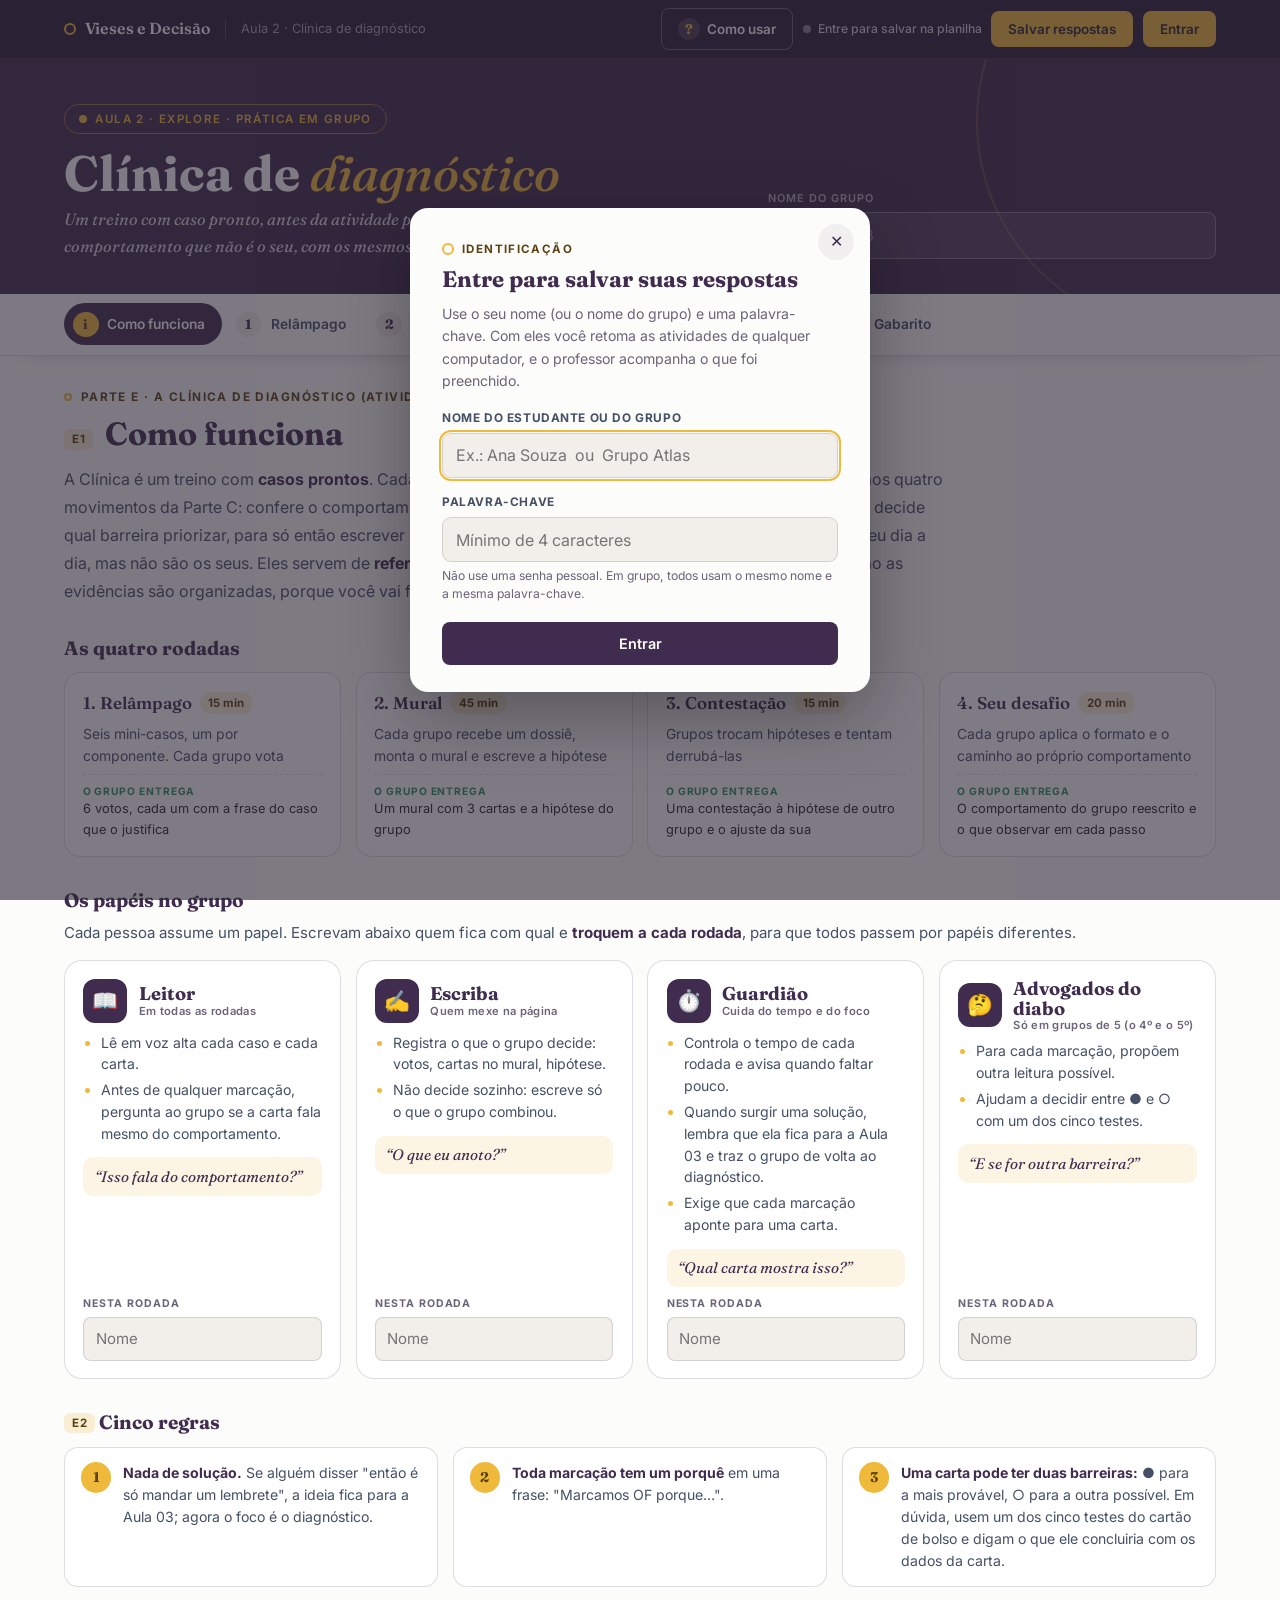
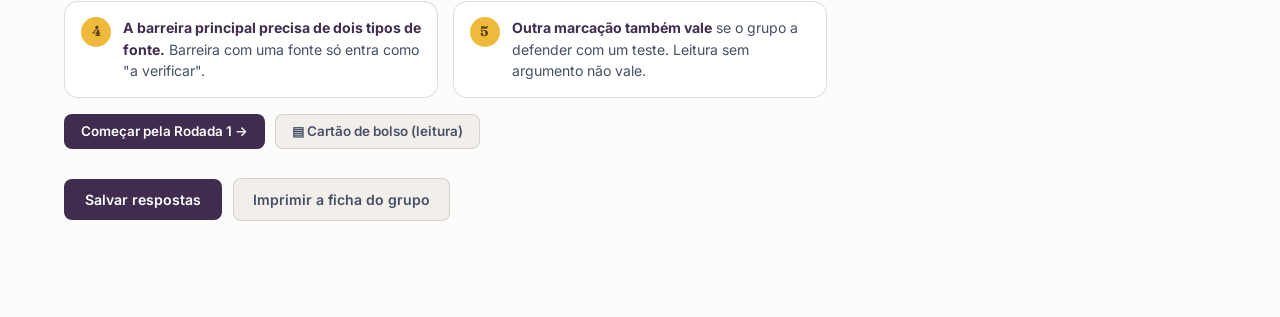
<file: atividades/aula-2-clinica.html>
<!DOCTYPE html>
<html lang="pt-BR">
<head>
<meta charset="UTF-8">
<meta name="viewport" content="width=device-width, initial-scale=1.0">
<title>Clínica de diagnóstico — Aula 2</title>
<link rel="preconnect" href="https://fonts.googleapis.com">
<link rel="preconnect" href="https://fonts.gstatic.com" crossorigin>
<link href="https://fonts.googleapis.com/css2?family=Fraunces:ital,opsz,wght@0,9..144,400;0,9..144,600;0,9..144,700;1,9..144,400;1,9..144,500&family=Inter:wght@400;500;600;700&display=swap" rel="stylesheet">
<link rel="stylesheet" href="../assets/css/portal.css">
<style>
  :root {
    --roxo:#402C4F; --roxo-deep:#2C1E37; --azul:#455066; --azul-tint:rgba(69,80,102,0.09);
    --fundo:#FCFCFA; --fundo-alt:#F2EFEA; --amarelo:#EFB93C; --amarelo-ink:#5B4212;
    --texto:#2A2432; --muted:#6b6478; --border:rgba(64,44,79,0.16); --ok:#2f8f5f; --erro:#b0475a;
    --fam-c:#455066; --fam-o:#B9861A; --fam-m:#402C4F;
    --display:'Fraunces', Georgia, serif; --body:'Inter', -apple-system, sans-serif;
  }
  * { box-sizing:border-box; }
  html { -webkit-text-size-adjust:100%; scroll-behavior:smooth; }
  html, body { overflow-x:hidden; max-width:100%; }
  body { margin:0; font-family:var(--body); background:var(--fundo); color:var(--texto); line-height:1.6; }
  .page, .hero-inner, .abas-inner { max-width:var(--vd-largura, 1200px); margin:0 auto; padding:0 1.5rem; }
  .page { padding-bottom:6rem; }
  h2, h3, h4 { font-family:var(--display); color:var(--roxo); line-height:1.2; }
  p { margin:0 0 0.9rem; }

  /* hero */
  header.hero { background:var(--roxo); color:#fff; padding:clamp(1.8rem,5vw,2.8rem) 0 clamp(1.5rem,4vw,2.2rem); position:relative; overflow:hidden; }
  header.hero::before { content:''; position:absolute; right:-120px; top:-150px; width:420px; height:420px; border-radius:50%; border:2px solid rgba(239,185,60,0.2); }
  .hero-grid { display:grid; grid-template-columns:1.5fr 1fr; gap:2rem; align-items:end; position:relative; z-index:1; }
  .hero .tag { display:inline-flex; align-items:center; gap:0.5rem; border:1px solid rgba(239,185,60,0.5); color:var(--amarelo); font-size:0.72rem; letter-spacing:0.12em; text-transform:uppercase; padding:0.32rem 0.9rem; border-radius:100px; font-weight:600; }
  .hero .tag i { width:8px; height:8px; border-radius:50%; background:var(--amarelo); }
  .hero h1 { font-family:var(--display); font-weight:700; font-size:clamp(2rem,5vw,3.1rem); margin:0.8rem 0 0.45rem; line-height:1.05; color:#fff; }
  .hero h1 em { color:var(--amarelo); font-weight:500; }
  .hero-sub { font-family:var(--display); font-style:italic; color:rgba(255,255,255,0.82); max-width:62ch; margin:0; font-size:1.02rem; }
  .hero label { font-size:0.68rem; letter-spacing:0.09em; text-transform:uppercase; color:rgba(255,255,255,0.65); display:block; margin-bottom:0.3rem; font-weight:600; }
  .hero input[type="text"] { background:rgba(255,255,255,0.09); border:1px solid rgba(255,255,255,0.28); border-radius:8px; padding:0.65rem 0.8rem; color:#fff; font-family:var(--body); font-size:16px; width:100%; }
  .hero input::placeholder { color:rgba(255,255,255,0.42); }

  /* abas */
  .abas { position:sticky; top:58px; z-index:300; background:var(--fundo); border-bottom:1px solid var(--border); box-shadow:0 10px 24px -22px rgba(44,30,55,0.6); }
  .abas-inner { display:flex; gap:0.35rem; overflow-x:auto; scrollbar-width:thin; padding-top:0.6rem; padding-bottom:0.6rem; }
  .aba { flex-shrink:0; display:inline-flex; align-items:center; gap:0.55rem; background:transparent; border:1px solid transparent; border-radius:100px; padding:0.45rem 0.95rem 0.45rem 0.5rem; font-family:var(--body); font-weight:600; font-size:0.86rem; color:var(--azul); cursor:pointer; white-space:nowrap; }
  .aba:hover { background:var(--fundo-alt); }
  .aba[aria-selected="true"] { background:var(--roxo); color:#fff; }
  .aba-n { width:1.6rem; height:1.6rem; border-radius:50%; background:var(--fundo-alt); color:var(--roxo); display:inline-flex; align-items:center; justify-content:center; font-family:var(--display); font-weight:700; font-size:0.85rem; }
  .aba[aria-selected="true"] .aba-n { background:var(--amarelo); color:var(--amarelo-ink); }
  .aba-badge { font-size:0.68rem; font-weight:700; padding:0.1rem 0.45rem; border-radius:100px; background:rgba(47,143,95,0.14); color:#1f6a45; }
  .aba[aria-selected="true"] .aba-badge { background:rgba(255,255,255,0.18); color:#bff0d6; }
  .painel { display:none; padding-top:2rem; }
  .painel.ativo { display:block; }

  /* texto */
  .eyebrow { display:flex; align-items:center; gap:0.55rem; font-size:0.74rem; font-weight:700; letter-spacing:0.12em; text-transform:uppercase; color:var(--amarelo-ink); margin-bottom:0.5rem; }
  .eyebrow i { width:8px; height:8px; border-radius:50%; border:2px solid var(--amarelo); }
  h2.tit { font-size:clamp(1.55rem,3.3vw,2rem); margin:0 0 0.7rem; display:flex; align-items:baseline; gap:0.7rem; flex-wrap:wrap; }
  h3.sub { font-size:1.2rem; margin:2rem 0 0.8rem; }
  .cod { font-family:var(--body); font-size:0.72rem; font-weight:700; letter-spacing:0.06em; color:var(--amarelo-ink); background:rgba(239,185,60,0.2); border-radius:6px; padding:0.2rem 0.5rem; position:relative; top:-0.2em; }
  .lead { font-size:1rem; color:var(--azul); line-height:1.75; max-width:88ch; }
  .lead p:last-child { margin-bottom:0; }
  .lead strong, .texto strong { color:var(--roxo); }
  .texto { color:var(--azul); font-size:0.94rem; line-height:1.7; }
  .ajuda { font-size:0.84rem; color:var(--muted); margin:0.2rem 0 0.7rem; }
  .vazio { color:var(--muted); font-style:italic; font-size:0.9rem; }
  .bloco { background:#fff; border:1px solid var(--border); border-radius:18px; padding:1.3rem 1.4rem; margin-bottom:1.1rem; }
  .bloco h3 { margin:0 0 0.6rem; font-size:1.15rem; }
  .instr { display:flex; gap:0.9rem; align-items:flex-start; background:var(--roxo-deep); color:rgba(255,255,255,0.85); border-radius:14px; padding:0.9rem 1.15rem; margin-bottom:1.1rem; font-size:0.93rem; line-height:1.6; }
  .instr .n { width:1.9rem; height:1.9rem; border-radius:50%; background:var(--amarelo); color:var(--amarelo-ink); font-family:var(--display); font-weight:700; display:flex; align-items:center; justify-content:center; flex-shrink:0; }
  .instr strong { color:var(--amarelo); }
  .instr p { margin:0; }
  .acoes { display:flex; gap:0.6rem; flex-wrap:wrap; margin-top:1rem; }

  /* grades */
  .grade { display:grid; gap:0.9rem; }
  .g4 { grid-template-columns:repeat(4, minmax(0,1fr)); }
  .g3 { grid-template-columns:repeat(3, minmax(0,1fr)); }
  .g2 { grid-template-columns:repeat(2, minmax(0,1fr)); }

  /* como funciona */
  .rodada-card { background:#fff; border:1px solid var(--border); border-radius:16px; padding:1rem 1.1rem; display:flex; flex-direction:column; gap:0.4rem; cursor:pointer; text-align:left; font:inherit; color:inherit; transition:border-color .2s, transform .2s; }
  .rodada-card:hover { border-color:var(--roxo); transform:translateY(-2px); }
  .rc-topo { display:flex; justify-content:space-between; align-items:center; gap:0.5rem; }
  .rc-nome { font-family:var(--display); font-weight:600; font-size:1.06rem; color:var(--roxo); }
  .rc-nome strong { font-weight:600; }
  .rc-tempo { font-size:0.72rem; font-weight:700; color:var(--amarelo-ink); background:rgba(239,185,60,0.2); border-radius:100px; padding:0.12rem 0.55rem; white-space:nowrap; }
  .rc-txt { font-size:0.87rem; color:var(--azul); }
  .rc-entrega { margin-top:auto; font-size:0.8rem; color:var(--texto); border-top:1px dashed var(--border); padding-top:0.5rem; }
  .rc-entrega b { display:block; font-size:0.64rem; letter-spacing:0.09em; text-transform:uppercase; color:var(--ok); }
  .papel { background:#fff; border:1px solid var(--border); border-radius:18px; padding:1.1rem 1.15rem; display:flex; flex-direction:column; gap:0.55rem; }
  .papel-cab { display:flex; align-items:center; gap:0.7rem; }
  .papel-ico { width:44px; height:44px; border-radius:12px; background:var(--roxo); display:flex; align-items:center; justify-content:center; font-size:1.3rem; flex-shrink:0; }
  .papel-nome { font-family:var(--display); font-weight:700; font-size:1.15rem; color:var(--roxo); line-height:1.1; }
  .papel-quando { display:block; font-family:var(--body); font-size:0.7rem; font-weight:600; color:var(--muted); letter-spacing:0.03em; }
  .papel ul { margin:0; padding-left:1.1rem; font-size:0.88rem; color:var(--azul); line-height:1.55; }
  .papel ul li { margin-bottom:0.25rem; }
  .papel ul li::marker { color:var(--amarelo); }
  .papel-frase { font-family:var(--display); font-style:italic; color:var(--roxo); background:rgba(239,185,60,0.14); border-radius:10px; padding:0.45rem 0.7rem; font-size:0.95rem; }
  .papel-quem { margin-top:auto; }
  .papel-quem label { font-size:0.66rem; font-weight:700; letter-spacing:0.09em; text-transform:uppercase; color:var(--muted); display:block; margin-bottom:0.25rem; }
  .troca { margin-top:0.8rem; font-size:0.88rem; color:var(--azul); display:flex; gap:0.5rem; align-items:center; }
  .regra { background:#fff; border:1px solid var(--border); border-radius:14px; padding:0.9rem 1rem; display:flex; gap:0.75rem; font-size:0.88rem; color:var(--azul); line-height:1.55; }
  .regra-n { width:1.9rem; height:1.9rem; border-radius:50%; flex-shrink:0; background:var(--amarelo); color:var(--amarelo-ink); font-family:var(--display); font-weight:700; display:flex; align-items:center; justify-content:center; }
  .regra strong { color:var(--roxo); }

  /* siglas e chips */
  .sigla { display:inline-block; font-weight:700; font-size:0.72rem; letter-spacing:0.04em; padding:0.06rem 0.4rem; border-radius:5px; border:1px solid; line-height:1.4; white-space:nowrap; }
  .s-c { background:rgba(69,80,102,0.12); color:#2E3646; border-color:rgba(69,80,102,0.45); }
  .s-o { background:rgba(239,185,60,0.22); color:var(--amarelo-ink); border-color:rgba(185,134,26,0.55); }
  .s-m { background:rgba(64,44,79,0.11); color:var(--roxo); border-color:rgba(64,44,79,0.4); }
  .s-f { background:rgba(47,143,95,0.13); color:#1f6a45; border-color:rgba(47,143,95,0.45); }
  .s-l { background:rgba(107,100,120,0.12); color:#4d4759; border-color:rgba(107,100,120,0.4); }
  .s-r { background:transparent; color:#6b6478; border-color:rgba(107,100,120,0.45); border-style:dashed; }
  .chips { display:flex; flex-wrap:wrap; gap:0.35rem; }
  .chip { font-family:var(--body); font-size:0.82rem; font-weight:600; border:1px solid var(--border); background:#fff; color:var(--azul); border-radius:8px; padding:0.4rem 0.7rem; cursor:pointer; min-height:38px; line-height:1.2; }
  .chip:hover { border-color:var(--roxo); }
  .chip:focus-visible { outline:2px solid var(--amarelo); outline-offset:2px; }
  .chip:disabled { opacity:0.45; cursor:not-allowed; }
  .chip.on { background:var(--roxo); border-color:var(--roxo); color:#fff; }
  .chip.sig.c.on { background:var(--fam-c); border-color:var(--fam-c); }
  .chip.sig.o.on { background:var(--fam-o); border-color:var(--fam-o); }
  .chip.sig.m.on { background:var(--fam-m); border-color:var(--fam-m); }
  .chip.sig.f.on { background:var(--ok); border-color:var(--ok); }
  .chip.sig.l.on, .chip.sig.r.on { background:#6b6478; border-color:#6b6478; }
  .chip-sep { width:1px; background:var(--border); margin:0 0.2rem; }
  .rot { display:block; font-size:0.68rem; font-weight:700; letter-spacing:0.09em; text-transform:uppercase; color:var(--muted); margin:0.9rem 0 0.35rem; }
  .rot b { color:var(--roxo); }

  /* campos */
  input[type="text"], textarea, select { width:100%; border:1px solid var(--border); border-radius:8px; padding:0.6rem 0.7rem; font-family:var(--body); font-size:15px; color:var(--texto); background:var(--fundo-alt); line-height:1.5; }
  textarea { min-height:80px; resize:vertical; overflow:hidden; }
  select { min-height:42px; }
  input:focus, textarea:focus, select:focus { outline:2px solid var(--amarelo); outline-offset:1px; }
  .campo { margin-bottom:0.8rem; }
  .campo label { display:block; font-size:0.74rem; font-weight:700; letter-spacing:0.05em; text-transform:uppercase; color:var(--azul); margin-bottom:0.3rem; }
  .campos-2 { display:grid; grid-template-columns:1fr 1fr; gap:0 1rem; }
  .campos-4 { display:grid; grid-template-columns:repeat(4, 1fr); gap:0 1rem; }

  /* tabelas */
  .tab-wrap { border:1px solid var(--border); border-radius:14px; overflow:hidden; background:#fff; margin:0.8rem 0 1.2rem; }
  table.tab { width:100%; border-collapse:collapse; font-size:0.86rem; }
  table.tab th { background:var(--azul); color:#fff; text-align:left; font-size:0.7rem; letter-spacing:0.05em; text-transform:uppercase; padding:0.65rem 0.8rem; font-weight:700; }
  table.tab td { padding:0.65rem 0.8rem; border-top:1px solid var(--border); color:var(--azul); vertical-align:top; line-height:1.55; }
  table.tab td:first-child { color:var(--roxo); font-weight:600; }
  table.tab td strong { color:var(--roxo); }
  table.tab tbody tr:nth-child(even) td { background:rgba(239,238,231,0.45); }
  table.tab select { font-size:14px; min-height:38px; }
  @media (max-width:760px) {
    .tab-wrap { border:none; background:transparent; overflow:visible; }
    table.tab thead { display:none; }
    table.tab, table.tab tbody, table.tab tr, table.tab td { display:block; width:100%; }
    table.tab tr { background:#fff; border:1px solid var(--border); border-radius:12px; padding:0.5rem 0.9rem; margin-bottom:0.7rem; }
    table.tab tbody tr:nth-child(even) td { background:transparent; }
    table.tab td { border-top:none; padding:0.35rem 0; }
    table.tab td[data-label]:not([data-label=""])::before { content:attr(data-label); display:block; font-size:0.64rem; font-weight:700; letter-spacing:0.06em; text-transform:uppercase; color:var(--amarelo-ink); }
  }

  /* Rodada 1 */
  .tracker { display:flex; gap:0.4rem; flex-wrap:wrap; align-items:center; background:var(--fundo-alt); border-radius:12px; padding:0.6rem 0.8rem; margin:1rem 0 1.2rem; font-size:0.82rem; color:var(--azul); }
  .tracker .sigla { opacity:0.35; }
  .tracker .sigla.usada { opacity:1; }
  .tracker .sigla.repetida { box-shadow:0 0 0 2px var(--erro); opacity:1; }
  .tracker .aviso { color:var(--erro); font-weight:600; }
  .caso { background:#fff; border:1px solid var(--border); border-radius:18px; padding:1.1rem 1.2rem; display:flex; flex-direction:column; }
  .caso.feito { border-color:rgba(64,44,79,0.4); }
  .caso-cab { display:flex; align-items:baseline; gap:0.6rem; margin-bottom:0.4rem; }
  .caso-n { font-family:var(--display); font-weight:700; font-size:1.5rem; color:var(--amarelo); line-height:1; }
  .caso-comp { font-family:var(--display); font-style:italic; color:var(--roxo); font-size:1.02rem; line-height:1.35; }
  .caso-txt { font-size:0.9rem; color:var(--azul); line-height:1.65; flex:1; }
  .caso textarea { min-height:60px; }

  /* Rodada 2 */
  .dossie-barra { display:flex; justify-content:space-between; align-items:center; gap:0.8rem 1.4rem; flex-wrap:wrap; background:#fff; border:1px solid var(--border); border-radius:16px; padding:0.9rem 1.1rem; margin:1rem 0 1.1rem; }
  .dossie-atual .dn { display:block; font-size:0.68rem; font-weight:700; letter-spacing:0.1em; text-transform:uppercase; color:var(--amarelo-ink); }
  .dossie-atual .dt { font-family:var(--display); font-weight:600; font-size:1.2rem; color:var(--roxo); }
  .dossie-outros { display:flex; align-items:center; gap:0.35rem; flex-wrap:wrap; font-size:0.78rem; color:var(--muted); }
  .dossie-bt { font:inherit; font-size:0.8rem; font-weight:600; color:var(--azul); background:var(--fundo-alt); border:1px solid var(--border); border-radius:100px; padding:0.3rem 0.75rem; cursor:pointer; }
  .dossie-bt.on { background:var(--roxo); border-color:var(--roxo); color:#fff; }
  .passos-nav { display:grid; grid-template-columns:repeat(4, minmax(0,1fr)) auto; gap:0.4rem; margin:0 0 1.2rem; }
  .passo-nav { display:flex; align-items:center; gap:0.55rem; font:inherit; font-size:0.86rem; font-weight:600; color:var(--azul); background:var(--fundo-alt); border:1px solid var(--border); border-radius:12px; padding:0.55rem 0.75rem; cursor:pointer; text-align:left; }
  .passo-nav .pn { width:1.6rem; height:1.6rem; border-radius:50%; background:#fff; color:var(--roxo); display:inline-flex; align-items:center; justify-content:center; font-weight:700; font-size:0.78rem; border:1px solid var(--border); flex-shrink:0; }
  .passo-nav.on { background:var(--roxo); border-color:var(--roxo); color:#fff; }
  .passo-nav.on .pn { background:var(--amarelo); color:var(--amarelo-ink); border-color:var(--amarelo); }
  .passo-nav.feito .pn { background:var(--ok); color:#fff; border-color:var(--ok); }
  .etapa-painel { display:none; }
  .etapa-painel.ativo { display:block; }
  .cab-dossie { display:grid; grid-template-columns:repeat(3, minmax(0,1fr)); gap:0.6rem; margin:0.9rem 0 1.2rem; }
  .cd-item { background:#fff; border:1px solid var(--border); border-radius:12px; padding:0.7rem 0.9rem; font-size:0.92rem; }
  .cd-item .cd-rot { display:block; font-size:0.66rem; font-weight:700; letter-spacing:0.09em; text-transform:uppercase; color:var(--amarelo-ink); margin-bottom:0.15rem; }
  .cd-item.cd-cru { grid-column:1 / -1; background:var(--fundo-alt); font-family:var(--display); font-style:italic; color:var(--roxo); }
  .passos-lista { display:flex; flex-direction:column; gap:0.45rem; }
  .passo-bt { display:flex; align-items:center; gap:0.8rem; text-align:left; font:inherit; font-size:0.94rem; color:var(--texto); background:#fff; border:1px solid var(--border); border-radius:12px; padding:0.65rem 0.9rem; cursor:pointer; }
  .passo-bt:hover { border-color:var(--roxo); }
  .passo-bt .pn { width:1.8rem; height:1.8rem; border-radius:50%; background:var(--roxo); color:#fff; font-family:var(--display); font-weight:700; display:flex; align-items:center; justify-content:center; flex-shrink:0; }
  .passo-bt .pq { margin-left:auto; width:2rem; height:2rem; border-radius:50%; border:2px dashed var(--border); color:transparent; font-weight:700; display:flex; align-items:center; justify-content:center; flex-shrink:0; }
  .passo-bt.on { border-color:var(--amarelo); background:rgba(239,185,60,0.12); }
  .passo-bt.on .pq { border-style:solid; border-color:var(--amarelo); background:var(--amarelo); color:var(--amarelo-ink); }

  /* mural em faixas */
  .contador { display:flex; align-items:center; gap:0.7rem; flex-wrap:wrap; margin:0 0 0.8rem; }
  .contador .pontos { display:flex; gap:4px; }
  .contador .pontos i { width:22px; height:8px; border-radius:4px; background:var(--fundo-alt); border:1px solid var(--border); }
  .contador .pontos i.on { background:var(--roxo); border-color:var(--roxo); }
  .contador b { font-family:var(--display); color:var(--roxo); font-size:1.05rem; }
  .mural { display:flex; flex-direction:column; gap:0.45rem; margin-bottom:1.6rem; }
  .faixa { display:grid; grid-template-columns:250px 1fr; gap:0.8rem; align-items:stretch; background:var(--fundo-alt); border:1px solid var(--border); border-radius:14px; padding:0.6rem; }
  .faixa.palpite { border:2px solid var(--amarelo); background:rgba(239,185,60,0.09); }
  .faixa.especial { background:#fff; border-style:dashed; }
  .faixa-cab { display:flex; gap:0.6rem; align-items:flex-start; font-size:0.84rem; color:var(--azul); line-height:1.4; padding:0.2rem; }
  .faixa-cab .fn { width:1.7rem; height:1.7rem; border-radius:50%; background:var(--roxo); color:#fff; font-family:var(--display); font-weight:700; display:flex; align-items:center; justify-content:center; flex-shrink:0; font-size:0.85rem; }
  .faixa-cab .q { display:inline-flex; width:1.25rem; height:1.25rem; border-radius:50%; background:var(--amarelo); color:var(--amarelo-ink); font-weight:700; font-size:0.75rem; align-items:center; justify-content:center; margin-left:0.3rem; }
  .faixa-cartas { display:flex; flex-wrap:wrap; gap:0.5rem; align-items:flex-start; min-height:44px; }
  .faixa-vazia { font-size:0.78rem; color:var(--muted); font-style:italic; align-self:center; }
  .faixa.vazia { padding:0.35rem 0.6rem; }
  .faixa.vazia .faixa-cartas { min-height:0; }
  .faixa.vazia .faixa-cab { font-size:0.8rem; }
  .mini { width:230px; text-align:left; font:inherit; background:#fff; border:1px solid var(--border); border-radius:12px; padding:0.55rem 0.7rem; cursor:pointer; display:flex; flex-direction:column; gap:0.3rem; box-shadow:0 8px 18px -16px rgba(44,30,55,0.6); }
  .mini:hover { border-color:var(--roxo); }
  .mini-cab { display:flex; align-items:center; gap:0.4rem; }
  .mini-id { font-family:var(--display); font-weight:700; color:var(--roxo); font-size:1rem; }
  .mini-marcas { margin-left:auto; display:flex; gap:0.2rem; align-items:center; font-size:0.7rem; }
  .mini-txt { font-size:0.78rem; color:var(--azul); line-height:1.45; display:-webkit-box; -webkit-line-clamp:3; -webkit-box-orient:vertical; overflow:hidden; }
  .mini-falta { font-size:0.7rem; font-weight:600; color:var(--erro); }
  .mini-gab { font-size:0.7rem; font-weight:700; }
  .mini-gab.sim { color:var(--ok); } .mini-gab.nao { color:var(--erro); }

  /* baralho */
  .baralho { display:grid; grid-template-columns:repeat(auto-fill, minmax(270px, 1fr)); gap:0.8rem; }
  .carta { background:#fff; border:1px solid var(--border); border-radius:16px; padding:0.95rem 1.05rem; display:flex; flex-direction:column; gap:0.45rem; text-align:left; font:inherit; color:inherit; cursor:pointer; transition:border-color .2s, transform .2s; }
  .carta:hover { border-color:var(--roxo); transform:translateY(-2px); }
  .carta.no-mural { background:var(--fundo-alt); }
  .carta-cab { display:flex; align-items:center; gap:0.45rem; flex-wrap:wrap; }
  .carta-id { font-family:var(--display); font-weight:700; font-size:1.2rem; color:var(--roxo); }
  .carta-tipo { font-size:0.62rem; font-weight:700; letter-spacing:0.08em; padding:0.16rem 0.5rem; border-radius:100px; background:var(--azul-tint); color:var(--azul); }
  .t-OBSERVAÇÃO, .t-DADO, .t-DOCUMENTO { background:rgba(47,143,95,0.12); color:#1f6a45; }
  .t-ENTREVISTA { background:rgba(239,185,60,0.2); color:var(--amarelo-ink); }
  .t-TERCEIRO, .t-OPINIÃO { background:rgba(176,71,90,0.1); color:#8a3446; }
  .carta-fonte { font-size:0.76rem; color:var(--muted); font-style:italic; }
  .carta-txt { font-size:0.9rem; color:var(--texto); line-height:1.6; flex:1; }
  .carta-pe { font-size:0.76rem; font-weight:600; color:var(--azul); border-top:1px dashed var(--border); padding-top:0.45rem; display:flex; justify-content:space-between; gap:0.5rem; }
  .carta.no-mural .carta-pe { color:var(--ok); }

  /* painel da carta */
  .modal { position:fixed; inset:0; z-index:500; background:rgba(44,30,55,0.55); display:flex; align-items:center; justify-content:center; padding:1rem; }
  .modal[hidden] { display:none; }
  .modal-box { background:var(--fundo); border-radius:20px; width:min(720px, 100%); max-height:92vh; overflow-y:auto; padding:1.4rem 1.5rem 1.3rem; position:relative; box-shadow:0 30px 70px -20px rgba(0,0,0,0.45); }
  .modal-fechar { position:absolute; top:0.9rem; right:0.9rem; width:40px; height:40px; border-radius:50%; border:none; background:var(--fundo-alt); color:var(--roxo); font-size:1.3rem; cursor:pointer; }
  .modal .carta-txt { font-size:1rem; margin:0.4rem 0 0.2rem; }
  .modal .passo-escolha { display:flex; flex-direction:column; gap:0.35rem; }
  .modal .passo-escolha .chip { text-align:left; display:flex; gap:0.55rem; align-items:center; }
  .modal .passo-escolha .chip .pn { width:1.4rem; height:1.4rem; border-radius:50%; background:var(--fundo-alt); color:var(--roxo); display:inline-flex; align-items:center; justify-content:center; font-weight:700; font-size:0.72rem; flex-shrink:0; }
  .modal .passo-escolha .chip.on .pn { background:var(--amarelo); color:var(--amarelo-ink); }
  .modal-rodape { display:flex; justify-content:space-between; gap:0.6rem; flex-wrap:wrap; margin-top:1.1rem; padding-top:0.9rem; border-top:1px solid var(--border); }
  .limite-aviso { background:rgba(176,71,90,0.1); color:#8a3446; border-radius:10px; padding:0.55rem 0.8rem; font-size:0.86rem; font-weight:600; margin-top:0.5rem; }
  details.mais { margin-top:0.6rem; }
  details.mais summary { cursor:pointer; font-size:0.82rem; font-weight:600; color:var(--azul); }
  details.ref { background:var(--fundo-alt); border-radius:10px; padding:0.55rem 0.8rem; margin-top:0.7rem; }
  details.ref .tab-wrap { margin:0.6rem 0 0.4rem; }
  details.ref table.tab { font-size:0.8rem; }

  /* gabarito sobreposto */
  .gab-box { display:none; margin-top:0.9rem; border-radius:12px; background:rgba(239,185,60,0.12); border:1px solid rgba(185,134,26,0.4); padding:0.7rem 0.85rem; font-size:0.86rem; line-height:1.55; }
  body.gab-visivel .gab-box { display:block; }
  .gab-box:empty { display:none !important; }
  .gab-rot { font-size:0.64rem; font-weight:700; letter-spacing:0.1em; text-transform:uppercase; color:var(--amarelo-ink); margin-bottom:0.35rem; }
  .conf { display:flex; flex-wrap:wrap; gap:0.35rem; margin:0.3rem 0 0.4rem; }
  .conf span { font-size:0.74rem; font-weight:600; padding:0.12rem 0.5rem; border-radius:100px; }
  .conf .sim { background:rgba(47,143,95,0.15); color:#1f6a45; }
  .conf .nao { background:rgba(176,71,90,0.12); color:#8a3446; }
  .conf .meio { background:rgba(239,185,60,0.25); color:var(--amarelo-ink); }
  .conf .neutro { background:var(--fundo-alt); color:var(--muted); }
  .gab-hip { background:var(--azul); color:#fff; border-radius:14px; padding:1rem 1.2rem; margin:0.5rem 0 1rem; font-family:var(--display); line-height:1.7; }
  .gab-hip strong { color:var(--amarelo); font-weight:600; }

  /* decisão e hipótese */
  .alerta { font-size:0.78rem; color:var(--erro); font-weight:600; margin-top:0.3rem; }
  .ok-txt { font-size:0.78rem; color:var(--ok); font-weight:600; margin-top:0.3rem; }
  .comparar { display:grid; grid-template-columns:1fr 1fr; gap:0.8rem; margin:0.4rem 0 0.9rem; }
  .comparar > div { background:var(--fundo-alt); border-radius:12px; padding:0.75rem 0.95rem; font-size:0.92rem; }
  .comparar .r { display:block; font-size:0.64rem; font-weight:700; letter-spacing:0.09em; text-transform:uppercase; color:var(--amarelo-ink); }
  .hip-box { background:var(--azul); color:#fff; border-radius:18px; padding:1.3rem 1.4rem; }
  .hip-box h3 { color:#fff; margin:0 0 0.7rem; font-size:1.15rem; }
  .hip-box label, .hip-box .rot { color:rgba(255,255,255,0.75); }
  .hip-box input[type="text"], .hip-box textarea, .hip-box select { background:rgba(255,255,255,0.1); border-color:rgba(255,255,255,0.28); color:#fff; }
  .hip-box select option { color:var(--texto); }
  .hip-box input::placeholder, .hip-box textarea::placeholder { color:rgba(255,255,255,0.45); }
  .hip-box .ajuda { color:rgba(255,255,255,0.65); }
  .hip-preview { background:rgba(255,255,255,0.09); border-radius:12px; padding:1rem 1.1rem; font-family:var(--display); font-size:1.02rem; line-height:1.75; }
  .hip-preview b { color:var(--amarelo); font-weight:600; }
  .hip-preview .lac { color:rgba(255,255,255,0.45); font-style:italic; }
  .checklist { display:flex; flex-direction:column; gap:0.4rem; }
  .checklist label { display:flex; gap:0.6rem; align-items:flex-start; cursor:pointer; background:rgba(255,255,255,0.08); border-radius:10px; padding:0.5rem 0.75rem; font-size:0.9rem; text-transform:none; letter-spacing:0; font-weight:500; color:#fff; }
  .checklist input { margin-top:0.25rem; width:18px; height:18px; accent-color:var(--amarelo); flex-shrink:0; }
  .mini-acoes { display:flex; gap:0.5rem; flex-wrap:wrap; margin:0 0 0.9rem; }
  .mini-acoes .vd-btn { font-size:0.76rem; padding:0.4rem 0.8rem; }

  /* ficha */
  .ficha-cab { display:grid; grid-template-columns:230px 1fr; gap:1rem; font-size:0.68rem; font-weight:700; letter-spacing:0.08em; text-transform:uppercase; color:var(--muted); padding-bottom:0.3rem; border-bottom:2px solid var(--border); margin-top:0.8rem; }
  .ficha-linha { display:grid; grid-template-columns:230px 1fr; gap:1rem; border-top:1px solid var(--border); padding:0.8rem 0; }
  .ficha-rot { font-family:var(--display); font-weight:600; color:var(--roxo); font-size:0.98rem; }
  .ficha-val { font-size:0.9rem; color:var(--texto); line-height:1.65; white-space:pre-line; }
  .ficha-val ul { margin:0; padding-left:1.1rem; white-space:normal; }

  /* rodadas 3 e 4 */
  .nossa { background:var(--azul); color:#fff; border-radius:14px; padding:1rem 1.2rem; margin:0.8rem 0 1.2rem; font-family:var(--display); line-height:1.7; }
  .nossa .r { display:block; font-family:var(--body); font-size:0.66rem; font-weight:700; letter-spacing:0.1em; text-transform:uppercase; color:var(--amarelo); margin-bottom:0.3rem; }
  .trio { display:grid; grid-template-columns:repeat(3, minmax(0,1fr)); gap:0.9rem; }
  .trio .bloco { margin:0; display:flex; flex-direction:column; }
  .trio .bloco .campo { margin-top:auto; margin-bottom:0; }
  .trio .num { width:1.9rem; height:1.9rem; border-radius:50%; background:var(--roxo); color:#fff; font-family:var(--display); font-weight:700; display:flex; align-items:center; justify-content:center; margin-bottom:0.5rem; }
  .desafio-escuro { background:var(--roxo); color:#fff; border-radius:18px; padding:1.3rem 1.4rem; margin-bottom:1.1rem; }
  .desafio-escuro h3 { color:#fff; margin:0 0 0.5rem; font-size:1.15rem; }
  .desafio-escuro p { color:rgba(255,255,255,0.8); font-size:0.9rem; }
  .desafio-escuro label, .desafio-escuro .rot { color:rgba(255,255,255,0.7); }
  .desafio-escuro textarea, .desafio-escuro input[type="text"] { background:rgba(255,255,255,0.09); border-color:rgba(255,255,255,0.28); color:#fff; }
  .desafio-escuro textarea::placeholder, .desafio-escuro input::placeholder { color:rgba(255,255,255,0.45); }
  .desafio-escuro .chip { background:rgba(255,255,255,0.08); color:#fff; border-color:rgba(255,255,255,0.28); }
  .desafio-escuro .chip.on { background:var(--amarelo); color:var(--amarelo-ink); border-color:var(--amarelo); }
  .passos-edit { display:flex; flex-direction:column; gap:0.45rem; }
  .passo-edit { display:grid; grid-template-columns:2rem 1fr auto auto; gap:0.5rem; align-items:center; }
  .passo-edit .pn, .obs .pn { width:1.8rem; height:1.8rem; border-radius:50%; background:var(--roxo); color:#fff; font-family:var(--display); font-weight:700; display:flex; align-items:center; justify-content:center; flex-shrink:0; }
  .rem { background:none; border:none; color:var(--muted); font-size:1.2rem; cursor:pointer; padding:0.2rem 0.4rem; }
  .obs { display:grid; grid-template-columns:2rem 1fr; gap:0.6rem; padding:0.7rem 0; border-top:1px dashed var(--border); }
  .obs:first-child { border-top:none; }
  .obs-passo { font-weight:600; color:var(--roxo); font-size:0.92rem; margin-bottom:0.35rem; }
  .obs-passo .perde { color:var(--amarelo-ink); background:rgba(239,185,60,0.25); border-radius:100px; padding:0.05rem 0.5rem; font-size:0.72rem; margin-left:0.4rem; }
  .obs textarea { min-height:64px; }
  .cta-final { margin:2rem 0 0; background:var(--roxo); color:#fff; border-radius:20px; padding:1.5rem 1.7rem; display:flex; justify-content:space-between; align-items:center; gap:1.2rem; flex-wrap:wrap; }
  .cta-final h3 { color:#fff; margin:0.2rem 0 0.3rem; }
  .cta-final p { color:rgba(255,255,255,0.75); margin:0; font-size:0.92rem; max-width:70ch; }
  .cta-final .eyebrow { color:var(--amarelo); margin:0; }

  /* gabarito */
  .cadeado { max-width:560px; margin:1rem auto 0; background:#fff; border:1px solid var(--border); border-radius:20px; padding:2rem 1.8rem; text-align:center; }
  .cadeado .ico { width:64px; height:64px; margin:0 auto 0.8rem; border-radius:50%; background:var(--roxo); color:var(--amarelo); display:flex; align-items:center; justify-content:center; font-size:1.7rem; }
  .cadeado h2 { margin:0 0 0.5rem; }
  .cadeado p { color:var(--azul); font-size:0.94rem; }
  .cadeado form { display:flex; gap:0.5rem; margin-top:1rem; }
  .cadeado input { flex:1; text-align:center; font-size:16px; }
  .cadeado .erro { color:var(--erro); font-weight:600; font-size:0.86rem; min-height:1.3em; margin:0.6rem 0 0; }
  .gab-topo { display:flex; justify-content:space-between; align-items:center; gap:1rem; flex-wrap:wrap; background:rgba(239,185,60,0.14); border:1px solid rgba(185,134,26,0.4); border-radius:14px; padding:0.8rem 1rem; margin-bottom:1.2rem; }
  .gab-topo label { display:flex; align-items:center; gap:0.5rem; font-weight:600; color:var(--amarelo-ink); font-size:0.9rem; cursor:pointer; }
  .gab-topo input { width:18px; height:18px; accent-color:var(--roxo); }
  .subabas { display:flex; gap:0.3rem; flex-wrap:wrap; margin-bottom:1rem; }
  .subaba { font:inherit; font-size:0.84rem; font-weight:600; color:var(--azul); background:var(--fundo-alt); border:1px solid var(--border); border-radius:100px; padding:0.4rem 0.9rem; cursor:pointer; }
  .subaba.on { background:var(--roxo); border-color:var(--roxo); color:#fff; }
  .gab-sec { display:none; }
  .gab-sec.ativo { display:block; }
  .placar { display:grid; grid-template-columns:repeat(4, minmax(0,1fr)); gap:0.7rem; margin-bottom:1rem; }
  .placar > div { background:#fff; border:1px solid var(--border); border-radius:14px; padding:0.8rem 0.9rem; }
  .placar b { display:block; font-family:var(--display); font-size:1.6rem; color:var(--roxo); line-height:1.1; }
  .placar span { font-size:0.78rem; color:var(--muted); }
  .placar input { width:5rem; margin-top:0.3rem; }

  .barra-acoes { display:flex; gap:0.7rem; flex-wrap:wrap; margin-top:1.8rem; align-items:center; }
  .btn-salvar { font-family:var(--body); background:var(--roxo); color:#fff; font-weight:600; border:none; border-radius:8px; padding:0.75rem 1.3rem; cursor:pointer; font-size:0.88rem; }
  .btn-salvar:disabled { opacity:0.7; cursor:default; }
  .btn-ghost { font-family:var(--body); background:var(--fundo-alt); color:var(--azul); border:1px solid var(--border); border-radius:8px; padding:0.75rem 1.2rem; cursor:pointer; font-size:0.88rem; font-weight:600; }

  @media (max-width:1000px) {
    .g4, .placar { grid-template-columns:repeat(2, minmax(0,1fr)); }
    .g3, .trio { grid-template-columns:1fr 1fr; }
    .campos-4 { grid-template-columns:1fr 1fr; }
    .passos-nav { grid-template-columns:repeat(2, minmax(0,1fr)); }
    .faixa { grid-template-columns:1fr; }
  }
  @media (max-width:640px) {
    .page, .hero-inner, .abas-inner { padding-left:1rem; padding-right:1rem; }
    .hero-grid, .g4, .g3, .g2, .trio, .comparar, .campos-2, .campos-4, .cab-dossie { grid-template-columns:1fr; }
    .ficha-linha, .ficha-cab { grid-template-columns:1fr; gap:0.3rem; }
    .ficha-cab span:last-child { display:none; }
    .mini { width:100%; }
    .aba { padding-right:0.75rem; font-size:0.8rem; }
    .cadeado form { flex-direction:column; }
    .modal { padding:0; align-items:flex-end; }
    .modal-box { border-radius:20px 20px 0 0; max-height:94vh; }
  }
  .impressao { display:none; }
  @media print {
    .vd-topbar, .abas, .no-print, .barra-acoes, .passos-nav, .mini-acoes, .modal { display:none !important; }
    body { background:#fff; }
    body.so-ficha header.hero, body.so-ficha .page { display:none !important; }
    body.so-ficha .impressao { display:block !important; padding:0.5cm; }
    header.hero { -webkit-print-color-adjust:exact; print-color-adjust:exact; }
  }
  @media (prefers-reduced-motion: reduce) { * { transition:none !important; } }
</style>
</head>
<body>

<header class="hero">
  <div class="hero-inner hero-grid">
    <div>
      <span class="tag"><i></i>Aula 2 · Explore · Prática em grupo</span>
      <h1>Clínica de <em>diagnóstico</em></h1>
      <p class="hero-sub">Um treino com caso pronto, antes da atividade principal: o grupo faz o diagnóstico de um comportamento que não é o seu, com os mesmos passos que vai usar depois no seu desafio.</p>
      <div class="vd-print-id"></div>
    </div>
    <div><label for="campoGrupo">Nome do grupo</label><input id="campoGrupo" type="text" data-b="grupo" placeholder="Ex.: Grupo 3"></div>
  </div>
</header>

<nav class="abas" aria-label="Rodadas da Clínica">
  <div class="abas-inner" role="tablist" id="abas"></div>
</nav>

<div class="page">
  <section class="painel" id="p-inicio" role="tabpanel"></section>
  <section class="painel" id="p-r1" role="tabpanel"></section>
  <section class="painel" id="p-r2" role="tabpanel"></section>
  <section class="painel" id="p-r3" role="tabpanel"></section>
  <section class="painel" id="p-r4" role="tabpanel"></section>
  <section class="painel" id="p-gab" role="tabpanel"></section>

  <div class="barra-acoes no-print">
    <button type="button" class="btn-salvar" data-vd-salvar>Salvar respostas</button>
    <button type="button" class="btn-ghost" onclick="imprimirFicha()">Imprimir a ficha do grupo</button>
  </div>
</div>

<div class="modal" id="cartaModal" hidden role="dialog" aria-modal="true" aria-labelledby="cartaModalTit">
  <div class="modal-box"><button type="button" class="modal-fechar" data-fechar-carta aria-label="Fechar">×</button><div id="cartaModalCorpo"></div></div>
</div>

<div class="impressao" id="impressao"></div>

<script src="../assets/js/config.js"></script>
<script src="../assets/js/portal.js"></script>
<script src="clinica-dados.js"></script>
<script src="clinica-gabarito.js"></script>
<script>
'use strict';
const C = window.CLINICA;
const esc = VD.esc;
const LIMITE = 3;  // cartas que o grupo leva ao mural (de 5 por dossiê)

/* ---------------- vocabulário ---------------- */
const SIG = {
  CF: { nome: 'capacidade física', fam: 'c' }, CP: { nome: 'capacidade psicológica', fam: 'c' },
  OF: { nome: 'oportunidade física', fam: 'o' }, OS: { nome: 'oportunidade social', fam: 'o' },
  MR: { nome: 'motivação reflexiva', fam: 'm' }, MA: { nome: 'motivação automática', fam: 'm' }
};
const MARCAS = { L: { nome: 'localizador', fam: 'l' }, F: { nome: 'facilitador', fam: 'f' }, 'RUÍDO': { nome: 'ruído', fam: 'r' } };
const TODAS = Object.assign({}, SIG, MARCAS);
const DEGRAUS = [['vi', 'Vi'], ['quem', 'Ouvi de quem faz'], ['terceiros', 'Ouvi de terceiros'], ['suponho', 'Suponho']];
const DEGRAU_NOME = Object.fromEntries(DEGRAUS);
const TIPO_NOME = { 'OBSERVAÇÃO': 'Observação', 'ENTREVISTA': 'Conversa', 'DOCUMENTO': 'Documento', 'DADO': 'Dado', 'TERCEIRO': 'Terceiros', 'OPINIÃO': 'Opinião' };
const TESTES_A01 = ['Uma pessoa específica', 'Uma ação observável', 'Um contexto', 'Algo que dá para contar', 'Sem juízo de valor'];
const CHECK_HIP = [
  ['componente', 'A frase nomeia um componente'],
  ['fontes', 'Cita duas evidências de tipos diferentes'],
  ['errado', 'Diz o que veríamos se estivéssemos errados (algo observável)'],
  ['solucao', 'Não carrega uma solução disfarçada']
];
const PAPEIS = [
  { k: 'leitor', ico: '📖', nome: 'Leitor', quando: 'Em todas as rodadas',
    faz: ['Lê em voz alta cada caso e cada carta.', 'Antes de qualquer marcação, pergunta ao grupo se a carta fala mesmo do comportamento.'],
    frase: '“Isso fala do comportamento?”' },
  { k: 'escriba', ico: '✍️', nome: 'Escriba', quando: 'Quem mexe na página',
    faz: ['Registra o que o grupo decide: votos, cartas no mural, hipótese.', 'Não decide sozinho: escreve só o que o grupo combinou.'],
    frase: '“O que eu anoto?”' },
  { k: 'guardiao', ico: '⏱️', nome: 'Guardião', quando: 'Cuida do tempo e do foco',
    faz: ['Controla o tempo de cada rodada e avisa quando faltar pouco.', 'Quando surgir uma solução, lembra que ela fica para a Aula 03 e traz o grupo de volta ao diagnóstico.', 'Exige que cada marcação aponte para uma carta.'],
    frase: '“Qual carta mostra isso?”' },
  { k: 'advogados', ico: '🤔', nome: 'Advogados do diabo', quando: 'Só em grupos de 5 (o 4º e o 5º)',
    faz: ['Para cada marcação, propõem outra leitura possível.', 'Ajudam a decidir entre ● e ○ com um dos cinco testes.'],
    frase: '“E se for outra barreira?”' }
];
const ENTREGAS = [
  '6 votos, cada um com a frase do caso que o justifica',
  'Um mural com 3 cartas e a hipótese do grupo',
  'Uma contestação à hipótese de outro grupo e o ajuste da sua',
  'O comportamento do grupo reescrito e o que observar em cada passo'
];
const ABAS = [
  ['inicio', 'i', 'Como funciona'], ['r1', '1', 'Relâmpago'], ['r2', '2', 'Mural do dossiê'],
  ['r3', '3', 'Contestação'], ['r4', '4', 'Seu desafio'], ['gab', '🔒', 'Gabarito']
];
const ETAPAS = ['Caso e palpite', 'Mural', 'Decisão', 'Hipótese'];

const sigla = s => s ? `<span class="sigla s-${TODAS[s] ? TODAS[s].fam : 'l'}">${esc(s)}</span>` : '';
const txt = h => { const d = document.createElement('div'); d.innerHTML = h; return d.textContent; };
const minus = s => s ? s.charAt(0).toLowerCase() + s.slice(1) : s;
const ls = {
  get(k, d) { try { const v = localStorage.getItem(k); return v === null ? d : JSON.parse(v); } catch (e) { return d; } },
  set(k, v) { try { localStorage.setItem(k, JSON.stringify(v)); } catch (e) {} }
};

/* ---------------- estado ---------------- */
function novoEstado() {
  return { v: 3, grupo: '', papeis: { leitor: '', escriba: '', guardiao: '', advogados: '' }, r1: {}, dossie: '1', m: {},
    r3: {}, r4: { passos: ['', '', '', '', ''], testes: {}, obs: {} }, pontos: {} };
}
let S = novoEstado();
function get(p) { return p.split('.').reduce((o, k) => (o == null ? undefined : o[k]), S); }
function set(p, v) {
  const ks = p.split('.'); let o = S;
  ks.slice(0, -1).forEach(k => { if (o[k] == null || typeof o[k] !== 'object') o[k] = {}; o = o[k]; });
  o[ks[ks.length - 1]] = v;
}
const D = () => C.r2.dossies[(Number(S.dossie) || 1) - 1];
/* Rodada 2 em S.m (desde a versão com 5 cartas); S.d, se existir, é da versão anterior e fica intocado */
const dS = () => { const n = String(D().n); if (!S.m[n]) S.m[n] = {}; return S.m[n]; };
const cartasS = () => { const ds = dS(); if (!ds.cartas) ds.cartas = {}; return ds.cartas; };
/* posição da carta no mural: o número do passo; vazio = no baralho ('todo'/'fora' de versões antigas também contam como baralho) */
const lugar = s => { const o = (s && s.onde) || []; const v = o.find(x => /^\d+$/.test(x)); return v || ''; };
const noMural = d => d.cartas.filter(c => lugar((cartasS())[c.id]));
const nomeLugar = (d, k) => 'Passo ' + k;

/* ---------------- peças de interface ---------------- */
function chip(path, val, label, opts = {}) {
  const fam = TODAS[val] ? ' sig ' + TODAS[val].fam : '';
  const title = TODAS[val] ? ` title="${esc(TODAS[val].nome)}"` : '';
  return `<button type="button" class="chip${fam}${opts.cls ? ' ' + opts.cls : ''}" data-c="${path}" data-v="${esc(val)}"${title} aria-pressed="false">${label}</button>`;
}
function chipsSiglas(path, extras) {
  return '<div class="chips">' + Object.keys(SIG).map(s => chip(path, s, s)).join('') +
    (extras && extras.length ? '<span class="chip-sep"></span>' + extras.map(s => chip(path, s, s)).join('') : '') + '</div>';
}
function campo(path, rotulo, opts = {}) {
  const id = 'f_' + path.replace(/[^\w]/g, '_');
  const ctl = opts.area
    ? `<textarea id="${id}" data-b="${path}" placeholder="${esc(opts.ph || '')}"></textarea>`
    : `<input type="text" id="${id}" data-b="${path}" placeholder="${esc(opts.ph || '')}">`;
  return `<div class="campo"><label for="${id}">${rotulo}</label>${ctl}</div>`;
}
function select(path, opcoes, vazio, rotulo) {
  return `<select data-b="${path}" aria-label="${esc(rotulo || vazio || '')}"><option value="">${esc(vazio || '—')}</option>` +
    opcoes.map(o => `<option value="${esc(o[0])}">${esc(o[1])}</option>`).join('') + '</select>';
}
const REFERENCIA = `<details class="mais ref"><summary>Em dúvida? As seis barreiras e os cinco testes</summary>
  <div class="tab-wrap"><table class="tab"><thead><tr><th>Sigla</th><th>Pergunta em linguagem simples</th></tr></thead><tbody>
  ${[['CF', 'capacidade física', 'O corpo ou os sentidos <em>dessa pessoa</em> dão conta?'], ['CP', 'capacidade psicológica', 'Ela sabe como fazer, mesmo com calma?'],
     ['OF', 'oportunidade física', 'Tempo, recurso, acesso, ferramenta e processo permitem?'], ['OS', 'oportunidade social', 'O grupo e a chefia ajudam ou atrapalham, pelo exemplo?'],
     ['MR', 'motivação reflexiva', 'Ela avaliou e acha que vale a pena?'], ['MA', 'motivação automática', 'No hábito, na pressa ou no desconforto, ela faz?']]
    .map(([s, n, q]) => `<tr><td data-label="Sigla">${sigla(s)} ${n}</td><td data-label="Pergunta">${q}</td></tr>`).join('')}</tbody></table></div>
  <div class="tab-wrap"><table class="tab"><thead><tr><th>Dúvida entre…</th><th>Teste</th><th>Resultado</th></tr></thead><tbody>
  ${[['CF e OF', '<strong>Troca de pessoa:</strong> se outra pessoa normal ocupasse esse lugar, o problema sumiria?', 'Não some: <strong>OF</strong>. Some: <strong>CF</strong>'],
     ['CP e MA', '<strong>Calma:</strong> peça agora, sem pressão, que a pessoa explique ou faça', 'Faz certo: <strong>MA</strong>. Não faz: <strong>CP</strong>'],
     ['OS e MA', '<strong>Privado:</strong> o comportamento muda quando ninguém vê?', 'Muda: <strong>OS</strong>. Não muda: <strong>MA</strong>'],
     ['MR e MA', '<strong>Remover a razão:</strong> neutralize a razão apresentada', 'A razão se sustenta: <strong>MR</strong>. É trocada por outra: <strong>MA</strong>'],
     ['OF e MR/MA (“falta de tempo”)', '<strong>Espaço protegido:</strong> garanta tempo e recurso de verdade', 'Acontece: <strong>OF</strong>. Não acontece: <strong>M</strong>']]
    .map(([a, b, c]) => `<tr><td data-label="Dúvida entre">${a}</td><td data-label="Teste">${b}</td><td data-label="Resultado">${c}</td></tr>`).join('')}</tbody></table></div></details>`;
const instr = (n, html) => `<div class="instr"><span class="n">${n}</span><p>${html}</p></div>`;

/* ---------------- abas ---------------- */
let abaAtual = ls.get('vd_clinica_aba', 'inicio');
function montarAbas() {
  document.getElementById('abas').innerHTML = ABAS.map(([id, n, nome]) =>
    `<button type="button" class="aba" role="tab" id="aba-${id}" aria-controls="p-${id}" aria-selected="false" data-aba="${id}">` +
    `<span class="aba-n">${n}</span>${esc(nome)}<span class="aba-badge" id="badge-${id}" hidden></span></button>`).join('');
  document.getElementById('abas').addEventListener('click', e => { const b = e.target.closest('[data-aba]'); if (b) irPara(b.dataset.aba, true); });
}
function irPara(id, rolar) {
  if (!ABAS.some(a => a[0] === id)) id = 'inicio';
  abaAtual = id; ls.set('vd_clinica_aba', id);
  ABAS.forEach(([a]) => {
    document.getElementById('p-' + a).classList.toggle('ativo', a === id);
    document.getElementById('aba-' + a).setAttribute('aria-selected', a === id ? 'true' : 'false');
  });
  if (rolar) { const t = document.querySelector('.abas').getBoundingClientRect().top + window.scrollY - 58; if (window.scrollY > t) window.scrollTo({ top: t }); }
  setTimeout(() => window.dispatchEvent(new Event('resize')), 0);
}

/* ---------------- como funciona ---------------- */
function montarInicio() {
  const e1 = C.e1;
  document.getElementById('p-inicio').innerHTML = `
    <div class="eyebrow"><i></i>Parte E · ${esc(C.titulo)}</div>
    <h2 class="tit"><span class="cod">E1</span>${esc(C.secoes.E1)}</h2>
    <div class="lead">${e1.intro}</div>

    <h3 class="sub">As quatro rodadas</h3>
    <div class="grade g4">${e1.rodadas.map((r, i) => `
      <button type="button" class="rodada-card" data-ir="${['r1', 'r2', 'r3', 'r4'][i]}">
        <span class="rc-topo"><span class="rc-nome">${r[0]}</span><span class="rc-tempo">${r[2]}</span></span>
        <span class="rc-txt">${r[1]}</span>
        <span class="rc-entrega"><b>O grupo entrega</b>${ENTREGAS[i]}</span></button>`).join('')}</div>

    <h3 class="sub">Os papéis no grupo</h3>
    <p class="texto" style="margin-top:-0.3rem">Cada pessoa assume um papel. Escrevam abaixo quem fica com qual e <strong>troquem a cada rodada</strong>, para que todos passem por papéis diferentes.</p>
    <div class="grade g4">${PAPEIS.map(p => `
      <div class="papel">
        <div class="papel-cab"><span class="papel-ico" aria-hidden="true">${p.ico}</span><span class="papel-nome">${p.nome}<span class="papel-quando">${p.quando}</span></span></div>
        <ul>${p.faz.map(f => `<li>${f}</li>`).join('')}</ul>
        <div class="papel-frase">${p.frase}</div>
        <div class="papel-quem"><label for="pap-${p.k}">Nesta rodada</label><input type="text" id="pap-${p.k}" data-b="papeis.${p.k}" placeholder="Nome"></div>
      </div>`).join('')}</div>

    <h3 class="sub"><span class="cod">E2</span> ${esc(C.secoes.E2)}</h3>
    <div class="grade g3">${C.regras.map((r, i) => `<div class="regra"><span class="regra-n">${i + 1}</span><div>${r}</div></div>`).join('')}</div>
    <div class="acoes no-print">
      <button type="button" class="vd-btn vd-btn-roxo" data-ir="r1">Começar pela Rodada 1 →</button>
      <a class="vd-btn vd-btn-ghost" href="../leituras/passo-2-explorar-o-comportamento.html#o-passo-em-uma-pagina" target="_blank" rel="noopener">▤ Cartão de bolso (leitura)</a>
    </div>`;
}

/* ---------------- rodada 1 ---------------- */
function montarR1() {
  const r1 = C.r1;
  document.getElementById('p-r1').innerHTML = `
    <div class="eyebrow"><i></i>Rodada 1 · 15 min</div>
    <h2 class="tit"><span class="cod">E3</span>${esc(C.secoes.E3)}</h2>
    <div class="lead">${r1.intro}</div>
    <div class="tracker" id="r1Tracker"></div>
    <div class="grade g3">${r1.casos.map(c => `
      <article class="caso" id="caso-${c.n}">
        <div class="caso-cab"><span class="caso-n">${c.n}</span><span class="caso-comp">${c.comportamento}</span></div>
        <div class="caso-txt">${c.texto}</div>
        <span class="rot">${r1.cab[1]}</span>
        ${chipsSiglas('r1.' + c.n + '.voto')}
        <span class="rot">${r1.cab[2]}</span>
        <textarea data-b="r1.${c.n}.frase" aria-label="Frase de evidência do caso ${c.n}" placeholder="Qual trecho do caso mostra isso?"></textarea>
        <div class="gab-box" id="gabCaso-${c.n}"></div>
      </article>`).join('')}</div>
    <h3 class="sub">Quadro da rodada</h3>
    <div class="tab-wrap"><table class="tab"><thead><tr>${r1.cab.map(c => `<th>${c}</th>`).join('')}</tr></thead><tbody id="r1Quadro"></tbody></table></div>
    <div class="acoes no-print"><button type="button" class="vd-btn vd-btn-roxo" data-ir="r2">Ir para a Rodada 2 →</button></div>`;
}

/* ---------------- rodada 2 ---------------- */
let etapaAtual = ls.get('vd_clinica_etapa_v2', 0);
function montarR2() {
  document.getElementById('p-r2').innerHTML = `
    <div class="eyebrow"><i></i>Rodada 2 · 45 min</div>
    <h2 class="tit"><span class="cod">E4</span>${esc(C.secoes.E4)}</h2>
    <p class="lead">Todos os grupos começam pelo mesmo dossiê. Em quatro passos, o grupo lê o caso, escolhe <strong>${LIMITE} das 5 cartas</strong> para o mural, decide qual barreira priorizar e escreve a hipótese.</p>
    <div class="dossie-barra">
      <div class="dossie-atual"><span class="dn" id="dossieN"></span><span class="dt" id="dossieT"></span></div>
      <div class="dossie-outros no-print"><span>Se houver tempo:</span>${C.r2.dossies.map(d => `<button type="button" class="dossie-bt" data-dossie="${d.n}">Dossiê ${d.n}</button>`).join('')}</div>
    </div>
    <div class="passos-nav no-print" id="etapasNav">${ETAPAS.map((e, i) => `<button type="button" class="passo-nav" data-etapa-ir="${i}"><span class="pn">${i + 1}</span>${e}</button>`).join('')}
      <button type="button" class="passo-nav" data-etapa-ir="4"><span class="pn">✓</span>Ficha</button></div>
    <div id="r2Corpo"></div>`;
  document.querySelector('#p-r2 .dossie-outros').addEventListener('click', e => {
    const b = e.target.closest('[data-dossie]'); if (!b || S.dossie === b.dataset.dossie) return;
    S.dossie = b.dataset.dossie; montarDossie(); preencher(document.getElementById('r2Corpo')); atualizar(); VD.alterado();
  });
  document.getElementById('etapasNav').addEventListener('click', e => { const b = e.target.closest('[data-etapa-ir]'); if (b) irEtapa(Number(b.dataset.etapaIr), true); });
}

function montarDossie() {
  const d = D(), n = d.n, p = 'm.' + n;
  document.getElementById('dossieN').textContent = 'Dossiê ' + n + ' · ' + txt(d.publico);
  document.getElementById('dossieT').innerHTML = d.titulo;
  const cab = d.cabecalho.map(l => `<div class="cd-item${txt(l[0]) === 'Frase crua' ? ' cd-cru' : ''}"><span class="cd-rot">${l[0]}</span>${l[1]}</div>`).join('');
  const passos = d.passos.map((ps, i) => `<button type="button" class="passo-bt" data-c="${p}.palpite" data-v="${i + 1}" aria-pressed="false"><span class="pn">${i + 1}</span><span>${ps}</span><span class="pq" aria-hidden="true">?</span></button>`).join('');
  const baralho = d.cartas.map(c => `<button type="button" class="carta" id="carta-${c.id}" data-abrir-carta="${c.id}">
      <span class="carta-cab"><span class="carta-id">${c.id}</span><span class="carta-tipo t-${esc(c.tipo)}">${esc(c.tipo)}</span>${c.fonte ? `<span class="carta-fonte">${c.fonte}</span>` : ''}</span>
      <span class="carta-txt">${c.texto}</span>
      <span class="carta-pe" id="pe-${c.id}"></span></button>`).join('');

  document.getElementById('r2Corpo').innerHTML = `
    <div class="etapa-painel" data-e="0">
      ${instr(1, '<strong>Leiam o caso e os passos.</strong> O Leitor lê em voz alta. Depois, <strong>antes de ver as cartas</strong>, toquem no passo em que o grupo acha que o comportamento mais se perde: é o palpite, que vocês vão comparar com os dados no fim.')}
      <div class="lead">${d.caso}</div>
      <div class="cab-dossie">${cab}</div>
      <h3 class="sub" style="margin-top:0.4rem">Onde o comportamento mais se perde? <span class="ajuda" style="font-family:var(--body)">(toquem em um passo)</span></h3>
      <div class="passos-lista">${passos}</div>
      <div class="acoes no-print"><button type="button" class="vd-btn vd-btn-roxo" data-etapa-ir="1">Montar o mural →</button></div>
    </div>

    <div class="etapa-painel" data-e="1">
      ${instr(2, `<strong>Escolham ${LIMITE} das 5 cartas</strong>: as que explicam por que o comportamento não acontece. Toquem numa carta para levá-la ao mural: digam de qual passo ela fala e qual barreira ela mostra. As outras duas não explicam a falha e ficam no baralho.`)}
      <div class="contador" id="contador"></div>
      <div class="mural" id="mural"></div>
      <h3 class="sub">Baralho <span class="ajuda" style="font-family:var(--body)">(5 cartas · toquem para ler e marcar)</span></h3>
      <div class="baralho">${baralho}</div>
      <div class="acoes no-print"><button type="button" class="vd-btn vd-btn-roxo" data-etapa-ir="2">Decidir a barreira →</button></div>
    </div>

    <div class="etapa-painel" data-e="2">
      ${instr(3, '<strong>Decidam a prioridade.</strong> A tabela junta as cartas do mural por barreira. Escolham a <strong>principal</strong> (a que atacariam primeiro), a <strong>secundária</strong> e as que ficam <strong>a verificar</strong>. Regra 4: a principal precisa de dois tipos de fonte.')}
      <div id="decisao"></div>
      <div class="bloco"><h3>Palpite × dados</h3><div class="comparar" id="palpiteComp"></div>
        ${campo(p + '.palpiteTxt', 'O palpite se confirmou? O que mudou?', { ph: 'Uma frase' })}</div>
      <div class="gab-box" id="gabDecisao"></div>
      <div class="acoes no-print"><button type="button" class="vd-btn vd-btn-roxo" data-etapa-ir="3">Escrever a hipótese →</button></div>
    </div>

    <div class="etapa-painel" data-e="3">
      ${instr(4, '<strong>Escrevam a hipótese</strong> na frase do cartão de bolso e indiquem a informação que pediriam a seguir.')}
      <div class="hip-box"><h3>A hipótese do grupo</h3>
        <div class="mini-acoes no-print"><button type="button" class="vd-btn vd-btn-claro" id="hipUsarComp">Copiar o comportamento-alvo do dossiê</button><button type="button" class="vd-btn vd-btn-claro" id="hipUsarDec">Usar a decisão do passo 3</button></div>
        ${campo(p + '.hip.para', 'Para…', { area: true, ph: 'o professor enviar o pedido completo… até 3 dias úteis antes da aplicação' })}
        <div class="campos-2">
          <div class="campo"><label>A barreira principal é</label>${select(p + '.hip.principal', Object.keys(SIG).map(s => [s, SIG[s].nome + ' (' + s + ')']), 'Escolham', 'Barreira principal')}</div>
          <div class="campo"><label>A secundária é</label>${select(p + '.hip.secundaria', Object.keys(SIG).map(s => [s, SIG[s].nome + ' (' + s + ')']), 'Escolham', 'Barreira secundária')}</div>
        </div>
        <div class="campos-2">${campo(p + '.hip.ev1', 'Porque… (evidência de um tipo)', { area: true, ph: 'Ex.: … (observação 1A)' })}${campo(p + '.hip.ev2', '…e (evidência de outro tipo)', { area: true, ph: 'Ex.: … (documento 1C)' })}</div>
        ${campo(p + '.hip.errados', 'Estaremos errados se…', { area: true, ph: 'Algo observável: um número ou um comportamento' })}
        <span class="rot">A frase</span><div class="hip-preview" id="hipPreview"></div>
        <span class="rot">Antes de fechar, confiram</span>
        <div class="checklist">${CHECK_HIP.map(c => `<label><input type="checkbox" data-b="${p}.chk.${c[0]}">${esc(c[1])}</label>`).join('')}</div>
      </div>
      <div class="bloco" style="margin-top:1rem"><h3>Próximo dado</h3>${campo(p + '.prox.txt', 'Que informação pediríamos a seguir: o quê, de quem e como', { area: true })}</div>
      <div class="gab-box" id="gabHipotese"></div>
      <div class="acoes no-print"><button type="button" class="vd-btn vd-btn-roxo" data-ir="r3">Ir para a Rodada 3 →</button></div>
    </div>

    <div class="etapa-painel" data-e="4"><div class="bloco" id="fichaTela"></div></div>`;

  document.getElementById('hipUsarComp').onclick = () => {
    const pega = r => { const l = d.cabecalho.find(x => txt(x[0]) === r); return l ? txt(l[1]).trim() : ''; };
    const novo = [pega('Quem'), pega('Faz o quê'), pega('Em que contexto')].filter(Boolean).map(minus).join(' ');
    const atual = ((dS().hip || {}).para || '').trim();
    if (atual && atual !== novo && !confirm('Substituir o texto já escrito?')) return;
    set(p + '.hip.para', novo); preencher(document.getElementById('r2Corpo')); atualizar(); VD.alterado();
  };
  document.getElementById('hipUsarDec').onclick = () => {
    const dec = dS().dec || {};
    const ach = r => Object.keys(dec).find(s => dec[s] && dec[s].decisao === r) || '';
    set(p + '.hip.principal', ach('principal')); set(p + '.hip.secundaria', ach('secundaria'));
    preencher(document.getElementById('r2Corpo')); atualizar(); VD.alterado();
  };
  irEtapa(etapaAtual, false);
}
function irEtapa(i, rolar) {
  etapaAtual = i; ls.set('vd_clinica_etapa_v2', i);
  document.querySelectorAll('#r2Corpo .etapa-painel').forEach(ep => ep.classList.toggle('ativo', Number(ep.dataset.e) === i));
  document.querySelectorAll('#etapasNav .passo-nav').forEach(b => b.classList.toggle('on', Number(b.dataset.etapaIr) === i));
  if (rolar) { const nav = document.getElementById('etapasNav'); const t = nav.getBoundingClientRect().top + window.scrollY - 130; if (Math.abs(window.scrollY - t) > 40) window.scrollTo({ top: t }); }
  setTimeout(() => window.dispatchEvent(new Event('resize')), 0);
  atualizar();
}

/* painel da carta */
let cartaAberta = null;
function abrirCarta(id) {
  const d = D(), c = d.cartas.find(x => x.id === id); if (!c) return;
  cartaAberta = id;
  const cp = `m.${d.n}.cartas.${id}`;
  document.getElementById('cartaModalCorpo').innerHTML = `
    <div class="carta-cab" style="padding-right:2.6rem"><span class="carta-id" id="cartaModalTit">${c.id}</span><span class="carta-tipo t-${esc(c.tipo)}">${esc(c.tipo)}</span>${c.fonte ? `<span class="carta-fonte">${c.fonte}</span>` : ''}</div>
    <div class="carta-txt">${c.texto}</div>
    <span class="rot"><b>1.</b> De qual passo esta carta fala?</span>
    <div class="passo-escolha">${d.passos.map((ps, i) => `<button type="button" class="chip" data-c="${cp}.onde" data-v="${i + 1}" aria-pressed="false"><span class="pn">${i + 1}</span><span>${esc(txt(ps))}</span></button>`).join('')}
</div>
    <div id="limiteAviso"></div>
    <span class="rot"><b>2.</b> Qual barreira ela mostra? <span style="text-transform:none;letter-spacing:0;font-weight:500">(● a mais provável)</span></span>
    ${chipsSiglas(cp + '.b1')}
    ${REFERENCIA}
    <span class="rot"><b>3.</b> Degrau da escada de evidência</span>
    <div class="chips">${DEGRAUS.map(g => chip(cp + '.degrau', g[0], g[1])).join('')}</div>
    <span class="rot"><b>4.</b> Por quê, em uma frase (regra 2)</span>
    <input type="text" data-b="${cp}.porque" placeholder="Marcamos … porque …" aria-label="Por quê">
    <details class="mais"><summary>Ficaram em dúvida entre duas barreiras? Marquem a ○ (opcional)</summary>
      <span class="rot">○ Outra barreira possível</span>${chipsSiglas(cp + '.b2')}
      <span class="rot">Que dado decidiria entre ● e ○?</span><input type="text" data-b="${cp}.decide" placeholder="Ex.: teste da calma com dois atendentes" aria-label="Que dado decidiria"></details>
    <div class="gab-box" id="gabCartaModal"></div>
    <div class="modal-rodape"><button type="button" class="vd-btn vd-btn-ghost" data-tirar-carta="${id}" id="btnTirar">Devolver ao baralho</button><button type="button" class="vd-btn vd-btn-roxo" data-fechar-carta>Pronto</button></div>`;
  const s = (cartasS())[id] || {};
  document.querySelector('#cartaModalCorpo details.mais').open = !!s.b2;
  document.getElementById('cartaModal').hidden = false;
  preencher(document.getElementById('cartaModal'));
  atualizar();
  document.querySelector('#cartaModal .modal-fechar').focus();
}
function fecharCarta() { document.getElementById('cartaModal').hidden = true; cartaAberta = null; atualizar(); }

/* ---------------- rodada 3 ---------------- */
function montarR3() {
  document.getElementById('p-r3').innerHTML = `
    <div class="eyebrow"><i></i>Rodada 3 · 15 min</div>
    <h2 class="tit"><span class="cod">E5</span>${esc(C.secoes.E5)}</h2>
    <p class="lead">Troquem a hipótese com outro grupo que trabalhou o mesmo dossiê. Cada grupo tenta derrubar a hipótese que recebeu; depois, cada um ajusta a sua. <strong>Ajustar não é perder:</strong> hipótese que sobrevive a um ataque sério vale mais.</p>
    <div class="nossa"><span class="r">A hipótese do nosso grupo (Rodada 2)</span><span id="r3Nossa"></span></div>
    <div class="trio">
      <div class="bloco"><span class="num">1</span><h3>A hipótese que recebemos</h3><p class="ajuda">Copiem a frase do outro grupo (e anotem qual grupo).</p>${campo('r3.recebida', 'Hipótese recebida', { area: true })}</div>
      <div class="bloco"><span class="num">2</span><h3>Nossa contestação</h3><p class="ajuda">Qual carta enfraquece essa hipótese (ou foi ignorada)? Que dado, se aparecesse amanhã, a derrubaria?</p>${campo('r3.contesta', 'O que apontamos', { area: true })}</div>
      <div class="bloco"><span class="num">3</span><h3>Depois da troca</h3><p class="ajuda">O que o outro grupo apontou na nossa, e o que mudou na nossa hipótese (ou por que ela se mantém).</p>${campo('r3.mudou', 'O que mudou', { area: true })}</div>
    </div>`;
}

/* ---------------- rodada 4 ---------------- */
function montarR4() {
  document.getElementById('p-r4').innerHTML = `
    <div class="eyebrow"><i></i>Rodada 4 · 20 min</div>
    <h2 class="tit"><span class="cod">E6</span>${esc(C.secoes.E6)}</h2>
    <p class="lead">Agora o mesmo olhar vai para o <strong>comportamento do seu grupo</strong>. O que não terminar fica para os próximos dias.</p>
    <div class="desafio-escuro"><h3>1. Comportamento-alvo e contexto</h3>
      <p>Passem o comportamento pelos cinco testes da Aula 01 e reescrevam no formato <em>Quem – faz o quê – em que contexto</em>, como no cabeçalho do dossiê. Duas ações? Escolham uma. Uma área? Digam qual pessoa. Um resultado (“garantir”, “reduzir”)? Perguntem o que alguém faz para isso acontecer.</p>
      ${campo('r4.cru', 'Como está escrito hoje', { area: true })}
      <div class="vd-trazer no-print"><button type="button" class="vd-btn vd-btn-claro" id="r4Trazer">↧ Trazer da Aula 1</button></div>
      <div class="vd-picker" id="r4Picker" hidden></div>
      <span class="rot">Os cinco testes (toquem nos que já passam)</span>
      <div class="chips">${TESTES_A01.map((t, i) => chip('r4.testes.t' + i, 'ok', '✓ ' + esc(t))).join('')}</div>
      <div class="campos-4" style="margin-top:0.9rem">${campo('r4.quem', 'Quem')}${campo('r4.faz', 'Faz o quê')}${campo('r4.contexto', 'Em que contexto')}${campo('r4.medida', 'O que se mede')}</div></div>
    <div class="bloco"><h3>2. Passos</h3><p class="texto">Desenhem o caminho em 5 passos, como nos dossiês: do gatilho até o comportamento concluído (se precisarem, acrescentem mais). Marquem com <strong>?</strong> o passo em que acham que se perde.</p>
      <div class="passos-edit" id="r4Passos"></div>
      <div class="mini-acoes" style="margin-top:0.7rem"><button type="button" class="vd-btn vd-btn-ghost" id="r4MaisPasso">+ Acrescentar passo</button></div></div>
    <div class="bloco"><h3>3. O que observamos nos passos</h3><p class="texto">Para cada passo, anotem o que vocês já veem acontecer hoje: onde trava, quanto tempo leva, o que as pessoas fazem no lugar, que improvisos aparecem. Se ainda não sabem, escrevam o que precisariam observar.</p>
      <div id="r4Obs"></div></div>
    <aside class="cta-final"><div><span class="eyebrow">Depois da Clínica</span><h3>Atividade principal da aula</h3>
      <p>Leve o comportamento do grupo para o levantamento, a triangulação e a priorização de barreiras.</p></div>
      <a class="vd-btn vd-btn-amarelo" href="aula-2-barreiras.html">Abrir a atividade →</a></aside>`;
  document.getElementById('r4MaisPasso').onclick = () => { if (S.r4.passos.length >= 8) return; S.r4.passos.push(''); montarPassosR4(); atualizar(); VD.alterado(); };
  document.getElementById('r4Trazer').onclick = trazerDaAula1;
}
function montarPassosR4() {
  const box = document.getElementById('r4Passos');
  box.innerHTML = S.r4.passos.map((_, i) => `<div class="passo-edit"><span class="pn">${i + 1}</span>
    <input type="text" data-b="r4.passos.${i}" aria-label="Passo ${i + 1}" placeholder="Passo ${i + 1}">
    ${chip('r4.perde', String(i + 1), '?')}
    <button type="button" class="rem" data-rem="${i}" aria-label="Remover passo ${i + 1}" title="Remover">×</button></div>`).join('');
  box.querySelectorAll('[data-rem]').forEach(b => b.onclick = () => {
    if (S.r4.passos.length <= 1) return;
    const i = Number(b.dataset.rem);
    S.r4.passos.splice(i, 1);
    const obs = S.r4.obs || {}, novo = {};
    Object.keys(obs).forEach(k => { const j = Number(k); if (j < i) novo[j] = obs[k]; else if (j > i) novo[j - 1] = obs[k]; });
    S.r4.obs = novo;
    if (S.r4.perde) { const p = Number(S.r4.perde); S.r4.perde = p === i + 1 ? '' : (p > i + 1 ? String(p - 1) : S.r4.perde); }
    montarPassosR4(); assinaturaObs = ''; atualizar(); VD.alterado();
  });
  preencher(box);
}
let assinaturaObs = '';
function montarObsR4() {
  const ps = S.r4.passos.map(x => (x || '').trim());
  const assin = ps.join('|') + '#' + (S.r4.perde || '');
  if (assin === assinaturaObs) return;
  assinaturaObs = assin;
  const box = document.getElementById('r4Obs');
  const itens = ps.map((t, i) => t ? `<div class="obs"><span class="pn">${i + 1}</span><div><div class="obs-passo">${esc(t)}${String(i + 1) === S.r4.perde ? '<span class="perde">? onde se perde</span>' : ''}</div>
    <textarea data-b="r4.obs.${i}" aria-label="O que observamos no passo ${i + 1}" placeholder="O que observamos neste passo"></textarea></div></div>` : '').join('');
  box.innerHTML = itens || '<p class="vazio">Escrevam os passos no item 2; eles aparecem aqui para vocês anotarem as observações.</p>';
  preencher(box);
}
function trazerDaAula1() {
  const picker = document.getElementById('r4Picker');
  if (!picker.hidden) { picker.hidden = true; return; }
  const d = VD.dados('aula1');
  const comps = ((d && d.comportamentos) || []).filter(c => (c.alvo || '').trim());
  if (!comps.length) {
    picker.innerHTML = '<div class="vd-picker-vazio">Não encontramos comportamentos-alvo na atividade da Aula 1' + (VD.sessao() ? '.' : ' — entrem com o nome e a palavra-chave para acessar o que foi salvo.') + '</div>';
    picker.hidden = false; return;
  }
  const prior = c => c.viabilidade === 'alta' && c.impacto === 'alto';
  comps.sort((a, b) => Number(prior(b)) - Number(prior(a)));
  picker.innerHTML = '<div class="vd-picker-titulo">Escolham o comportamento do grupo:</div>' +
    comps.map((c, i) => `<button type="button" data-i="${i}">${prior(c) ? '<span class="vd-tag">Prioridade máxima</span><br>' : ''}${esc(c.alvo)}</button>`).join('');
  picker.querySelectorAll('button').forEach(b => b.onclick = () => {
    const novo = comps[Number(b.dataset.i)].alvo;
    if ((S.r4.cru || '').trim() && S.r4.cru.trim() !== novo.trim() && !confirm('Substituir o texto já escrito?')) return;
    S.r4.cru = novo; preencher(document.getElementById('p-r4')); picker.hidden = true; VD.alterado();
  });
  picker.hidden = false;
}

/* ---------------- gabarito ---------------- */
let G = null;
const gabMostrar = () => !!G && ls.get('vd_clinica_gab_mostrar', true);
function montarGabarito() {
  const p = document.getElementById('p-gab');
  if (!G) {
    p.innerHTML = `<div class="cadeado"><div class="ico" aria-hidden="true">🔒</div><h2>Gabarito</h2>
      <p>O gabarito abre com a palavra-chave que o professor vai informar durante a aula. Façam as rodadas antes: as diferenças entre o mural do grupo e o gabarito são a parte mais útil da aula.</p>
      <form id="gabForm"><input type="password" id="gabChave" placeholder="Palavra-chave" autocomplete="off" aria-label="Palavra-chave do gabarito"><button type="submit" class="vd-btn vd-btn-roxo">Abrir o gabarito</button></form>
      <p class="erro" id="gabErro" role="alert"></p></div>`;
    document.getElementById('gabForm').onsubmit = async e => {
      e.preventDefault();
      const chave = document.getElementById('gabChave').value, erro = document.getElementById('gabErro');
      erro.textContent = 'Conferindo…';
      if (await abrirGabarito(chave)) { ls.set('vd_clinica_gab_chave', chave); montarGabarito(); atualizar(); }
      else erro.textContent = 'Palavra-chave incorreta.';
    };
    return;
  }
  p.innerHTML = `
    <div class="gab-topo"><label><input type="checkbox" id="gabMostrar"> Mostrar o gabarito também nos casos e nas cartas</label>
      <button type="button" class="vd-btn vd-btn-ghost" id="gabFechar">Bloquear de novo</button></div>
    <div class="subabas" id="gabSub">
      <button type="button" class="subaba" data-g="r1">Rodada 1</button>
      ${G.r2.dossies.map(d => `<button type="button" class="subaba" data-g="d${d.n}">Dossiê ${d.n}</button>`).join('')}
      <button type="button" class="subaba" data-g="pts">Pontuação e erros</button></div>
    <div class="gab-sec" data-gs="r1"><h2 class="tit">${esc(G.titulos['4'])}</h2>
      <div class="tab-wrap"><table class="tab"><thead><tr>${G.r1.cab.map(c => `<th>${c}</th>`).join('')}<th>Voto do grupo</th></tr></thead>
      <tbody>${G.r1.casos.map(c => `<tr>${c.celulas.map((x, j) => `<td data-label="${esc(txt(G.r1.cab[j]))}">${x}</td>`).join('')}<td data-label="Voto do grupo" id="gabVoto-${c.n}"></td></tr>`).join('')}</tbody></table></div>
      <div class="texto">${G.r1.depois}</div></div>
    ${G.r2.dossies.map(d => `<div class="gab-sec" data-gs="d${d.n}"><h2 class="tit">${esc(G.titulos['5'])}</h2>
      <div class="texto">${G.r2.intro}</div><h3>Dossiê ${d.n}: ${d.titulo}</h3><div class="texto">${d.antes}</div>
      <div class="tab-wrap"><table class="tab"><thead><tr>${d.cab.map(c => `<th>${c}</th>`).join('')}<th>O grupo fez</th></tr></thead><tbody>
      ${d.cartas.map(c => `<tr>${c.celulas.map((x, j) => `<td data-label="${esc(txt(d.cab[j] || ''))}">${/^barreira/i.test(txt(d.cab[j] || '')) ? sigla(c.b1) : x}</td>`).join('')}<td data-label="O grupo fez" id="gabMural-${d.n}-${esc(c.id)}"></td></tr>`).join('')}
      </tbody></table></div>
      <div class="texto">${d.resultado}</div>${d.decisao_tabela}<div class="texto">${d.apos_decisao}</div>
      <p class="texto"><strong>${txt(d.rotulo_hipotese)}</strong></p><div class="gab-hip">${d.hipotese}</div><div class="texto">${d.depois}</div></div>`).join('')}
    <div class="gab-sec" data-gs="pts"><h2 class="tit">Pontuação do grupo</h2>
      <p class="ajuda">A pontuação mostra onde a leitura do grupo divergiu do gabarito; não declara vencedor. Os itens automáticos usam o que o grupo marcou nesta página. No mural, vale 1 ponto por carta certa (uma das ${LIMITE} do gabarito) marcada com a barreira certa.</p>
      <div class="placar" id="placar"></div>
      <h2 class="tit" style="margin-top:1.6rem">${esc(G.titulos['6'])}</h2><div class="texto">${G.pontuacao}</div></div>`;
  const sub = document.getElementById('gabSub');
  const abrirSub = g => { ls.set('vd_clinica_gab_sub', g); sub.querySelectorAll('.subaba').forEach(b => b.classList.toggle('on', b.dataset.g === g)); p.querySelectorAll('.gab-sec').forEach(s => s.classList.toggle('ativo', s.dataset.gs === g)); };
  sub.addEventListener('click', e => { const b = e.target.closest('[data-g]'); if (b) abrirSub(b.dataset.g); });
  abrirSub(ls.get('vd_clinica_gab_sub', 'r1'));
  const mostrar = document.getElementById('gabMostrar');
  mostrar.checked = gabMostrar();
  mostrar.onchange = () => { ls.set('vd_clinica_gab_mostrar', mostrar.checked); atualizar(); };
  document.getElementById('gabFechar').onclick = () => { G = null; try { localStorage.removeItem('vd_clinica_gab_chave'); } catch (e) {} montarGabarito(); atualizar(); };
}
async function abrirGabarito(chave) {
  const X = window.CLINICA_GABARITO;
  if (!X || !chave || !window.crypto || !crypto.subtle) return false;
  try {
    const b = s => Uint8Array.from(atob(s), c => c.charCodeAt(0));
    const base = await crypto.subtle.importKey('raw', new TextEncoder().encode(chave.trim().toLowerCase()), 'PBKDF2', false, ['deriveKey']);
    const k = await crypto.subtle.deriveKey({ name: 'PBKDF2', salt: b(X.sal), iterations: X.iter, hash: 'SHA-256' }, base, { name: 'AES-GCM', length: 256 }, false, ['decrypt']);
    const pt = await crypto.subtle.decrypt({ name: 'AES-GCM', iv: b(X.iv) }, k, b(X.dados));
    G = JSON.parse(new TextDecoder().decode(pt));
    return true;
  } catch (e) { return false; }
}
const principalR1 = n => { const c = G && G.r1.casos.find(x => x.n === n); return c ? c.principal.split(/\s/)[0] : ''; };
function gabCarta(n, id) { const d = G && G.r2.dossies.find(x => x.n === Number(n)); return d ? d.cartas.find(c => c.id === id) : null; }
function comparar(n, id) {
  const g = gabCarta(n, id); if (!g) return null;
  const s = ((S.m[n] || {}).cartas || {})[id] || {};
  const k = lugar(s);
  const passo = !!k && g.passos.some(x => String(x) === k);
  const barreira = !!s.b1 && (s.b1 === g.b1 || s.b2 === g.b1);
  const alt = !barreira && !!g.b2 && (s.b1 === g.b2 || s.b2 === g.b2);
  return { g, s, k, passo, barreira, alt, degrau: !!s.degrau && s.degrau === g.degrau, ponto: !!k && g.sobe && barreira, noMural: !!k };
}
const tag = (ok, sim, nao, meio) => ok === 'meio' ? `<span class="meio">${meio}</span>` : ok ? `<span class="sim">✓ ${sim}</span>` : `<span class="nao">✗ ${nao}</span>`;
function gabCartaHtml(n, id) {
  const r = comparar(n, id); if (!r) return '';
  const g = r.g, nome = TODAS[g.b1] ? TODAS[g.b1].nome : '';
  let conf;
  if (!r.noMural) conf = g.sobe ? '<span class="nao">✗ Esta carta deveria subir ao mural</span>' : '<span class="sim">✓ Ficou no baralho, como devia</span>';
  else if (!g.sobe) conf = '<span class="nao">✗ Esta carta deveria ficar no baralho</span>';
  else conf = '<span class="sim">✓ Carta certa para o mural</span>' + tag(r.barreira, 'Barreira', 'Barreira') + tag(r.passo, 'Passo', 'Passo') + tag(r.degrau, 'Degrau', 'Degrau');
  return `<div class="gab-rot">Gabarito · carta ${esc(id)}</div><div class="conf">${conf}</div>
    <strong>${g.sobe ? 'Sobe ao mural' : 'Fica no baralho'}</strong> · ${g.sobe ? sigla(g.b1) + ' ' + esc(nome) + ' · passo ' + g.passo : 'não é barreira (' + esc(nome) + ')'} · ${g.degrau_txt}
    <p style="margin:0.45rem 0 0"><strong>Por quê:</strong> ${g.porque}</p>`;
}

/* ---------------- atualizar a tela ---------------- */
function preencher(raiz) {
  (raiz || document).querySelectorAll('[data-b]').forEach(el => {
    const v = get(el.dataset.b);
    if (el.type === 'checkbox') el.checked = !!v;
    else if (document.activeElement !== el) el.value = v == null ? '' : v;
  });
}
function atualizar() {
  document.body.classList.toggle('gab-visivel', gabMostrar());
  document.querySelectorAll('[data-c]').forEach(b => {
    const v = get(b.dataset.c);
    const on = Array.isArray(v) ? v.includes(b.dataset.v) : v === b.dataset.v;
    b.classList.toggle('on', on); b.setAttribute('aria-pressed', on ? 'true' : 'false');
  });
  atualizarR1(); atualizarR2(); atualizarR3(); montarObsR4(); atualizarBadges();
  if (G) atualizarGabarito();
}
function atualizarR1() {
  const votos = C.r1.casos.map(c => (S.r1[c.n] || {}).voto || '');
  const cont = {}; votos.forEach(v => { if (v) cont[v] = (cont[v] || 0) + 1; });
  const rep = Object.keys(cont).filter(s => cont[s] > 1);
  document.getElementById('r1Tracker').innerHTML = '<span>Cada componente aparece uma vez:</span>' +
    Object.keys(SIG).map(s => `<span class="sigla s-${SIG[s].fam}${cont[s] ? ' usada' : ''}${cont[s] > 1 ? ' repetida' : ''}" title="${esc(SIG[s].nome)}">${s}</span>`).join('') +
    (rep.length ? `<span class="aviso">${rep.join(', ')} em mais de um caso: revejam com um dos cinco testes.</span>` : '');
  document.getElementById('r1Quadro').innerHTML = C.r1.casos.map(c => {
    const r = S.r1[c.n] || {};
    return `<tr><td data-label="${esc(txt(C.r1.cab[0]))}">${c.n}</td><td data-label="${esc(txt(C.r1.cab[1]))}">${r.voto ? sigla(r.voto) + ' ' + esc(SIG[r.voto].nome) : '<span class="vazio">—</span>'}</td><td data-label="${esc(txt(C.r1.cab[2]))}">${r.frase ? esc(r.frase) : '<span class="vazio">—</span>'}</td></tr>`;
  }).join('');
  C.r1.casos.forEach(c => {
    document.getElementById('caso-' + c.n).classList.toggle('feito', !!(S.r1[c.n] || {}).voto);
    const box = document.getElementById('gabCaso-' + c.n);
    if (!G) { box.innerHTML = ''; return; }
    const g = G.r1.casos.find(x => x.n === c.n), v = (S.r1[c.n] || {}).voto, pr = principalR1(c.n);
    box.innerHTML = `<div class="gab-rot">Gabarito</div><div class="conf">${v ? tag(v === pr, 'O grupo acertou', 'O grupo marcou ' + v) : '<span class="neutro">Sem voto</span>'}</div>
      <strong>${g.celulas[1]}</strong> · ${g.celulas[2]} · ${g.celulas[3]}<br><span style="color:var(--muted)">${G.r1.cab[5] ? txt(G.r1.cab[5]) + ': ' : ''}</span>${g.celulas[5] || ''}`;
  });
}
function atualizarR2() {
  const d = D(), ds = dS(), cs = cartasS(), palp = ds.palpite, n = d.n;
  document.querySelectorAll('.dossie-bt').forEach(b => b.classList.toggle('on', b.dataset.dossie === String(n)));
  const mural = noMural(d), cheio = mural.length >= LIMITE;
  // contador
  document.getElementById('contador').innerHTML = `<span class="pontos" aria-hidden="true">${Array.from({ length: LIMITE }, (_, i) => `<i class="${i < mural.length ? 'on' : ''}"></i>`).join('')}</span>
    <b>${mural.length} de ${LIMITE} cartas no mural</b>${mural.length > LIMITE ? '<span class="alerta">Acima do limite: devolvam cartas ao baralho.</span>' : (mural.length < LIMITE ? `<span class="ajuda" style="margin:0">faltam ${LIMITE - mural.length}</span>` : '')}`;
  // mural em faixas
  const mini = c => {
    const s = cs[c.id] || {};
    const r = gabMostrar() ? comparar(n, c.id) : null;
    return `<button type="button" class="mini" data-abrir-carta="${c.id}"><span class="mini-cab"><span class="mini-id">${c.id}</span><span class="carta-tipo t-${esc(c.tipo)}">${esc(c.tipo)}</span>
      <span class="mini-marcas">${s.b1 ? '● ' + sigla(s.b1) : '<span class="mini-falta">marcar ●</span>'}${s.b2 ? ' ○ ' + sigla(s.b2) : ''}</span></span>
      <span class="mini-txt">${esc(txt(c.texto))}</span>${r ? `<span class="mini-gab ${r.ponto ? 'sim' : 'nao'}">${r.ponto ? '✓ confere com o gabarito' : (!r.g.sobe ? '✗ esta carta fica no baralho' : '✗ gabarito: ' + r.g.b1 + ' (' + TODAS[r.g.b1].nome + ')')}</span>` : ''}</button>`;
  };
  const faixas = d.passos.map((ps, i) => ({ k: String(i + 1), cab: `<span class="fn">${i + 1}</span><span>${esc(txt(ps))}${String(i + 1) === palp ? '<span class="q" title="Palpite do grupo">?</span>' : ''}</span>` }));
  document.getElementById('mural').innerHTML = faixas.map(f => {
    const cartas = d.cartas.filter(c => lugar(cs[c.id]) === f.k);
    return `<div class="faixa${f.k === palp ? ' palpite' : ''}${f.especial ? ' especial' : ''}${cartas.length ? '' : ' vazia'}"><div class="faixa-cab">${f.cab}</div>
      <div class="faixa-cartas">${cartas.map(mini).join('') || '<span class="faixa-vazia">—</span>'}</div></div>`;
  }).join('');
  // baralho
  d.cartas.forEach(c => {
    const k = lugar(cs[c.id]);
    const el = document.getElementById('carta-' + c.id);
    el.classList.toggle('no-mural', !!k);
    document.getElementById('pe-' + c.id).innerHTML = k ? `<span>✓ No mural · ${nomeLugar(d, k)}</span><span>${(cs[c.id] || {}).b1 ? '● ' + sigla(cs[c.id].b1) : ''}</span>` : (cheio ? '<span>Mural cheio</span>' : '<span>Levar ao mural →</span>');
  });
  // painel da carta aberto
  if (cartaAberta) {
    const k = lugar(cs[cartaAberta]);
    const bloquear = !k && cheio;
    document.querySelectorAll('#cartaModal [data-c], #cartaModal [data-b]').forEach(b => { b.disabled = bloquear; });
    document.getElementById('limiteAviso').innerHTML = bloquear ? `<div class="limite-aviso">O mural já tem ${LIMITE} cartas. Para trazer esta, devolvam outra ao baralho.</div>` : '';
    document.getElementById('btnTirar').hidden = !k;
    document.getElementById('gabCartaModal').innerHTML = G ? gabCartaHtml(n, cartaAberta) : '';
  }
  // passos concluídos
  const feito = [!!palp, mural.length === LIMITE && mural.every(c => (cs[c.id] || {}).b1), Object.values(ds.dec || {}).some(x => x && x.decisao === 'principal'), !!(ds.hip && ds.hip.errados)];
  document.querySelectorAll('#etapasNav .passo-nav').forEach((b, i) => b.classList.toggle('feito', !!feito[i] && Number(b.dataset.etapaIr) !== etapaAtual));
  atualizarDecisao(d, ds, cs); atualizarPalpite(d, ds, cs); atualizarHipotese(ds);
  document.getElementById('fichaTela').innerHTML = fichaHtml();
  const gd = G && G.r2.dossies.find(x => x.n === n);
  document.getElementById('gabDecisao').innerHTML = gd ? `<div class="gab-rot">Gabarito · resultado esperado</div><div class="texto">${gd.resultado}</div>${gd.decisao_tabela}<div class="texto">${gd.apos_decisao}</div>` : '';
  document.getElementById('gabHipotese').innerHTML = gd ? `<div class="gab-rot">Gabarito · ${esc(txt(gd.rotulo_hipotese))}</div><div class="gab-hip">${gd.hipotese}</div><div class="texto">${gd.depois}</div>` : '';
}
let assinaturaDecisao = '';
function atualizarDecisao(d, ds, cs) {
  const box = document.getElementById('decisao');
  const por = {};
  noMural(d).forEach(c => { const b = (cs[c.id] || {}).b1; if (b && SIG[b]) (por[b] = por[b] || []).push(c); });
  const ordem = Object.keys(SIG).filter(s => por[s]).sort((a, b) => por[b].length - por[a].length);
  const assin = noMural(d).length + '|' + d.n + '|' + ordem.map(s => s + ':' + por[s].map(c => c.id + ((cs[c.id] || {}).degrau || '')).join(',')).join(';');
  const aviso = noMural(d).length < LIMITE ? `<p class="alerta" style="font-size:0.86rem">O mural tem ${noMural(d).length} de ${LIMITE} cartas. Completem o mural (passo 2) antes de decidir.</p>` : '';
  if (!ordem.length) { box.innerHTML = aviso + '<p class="vazio">A tabela aparece quando houver cartas com barreira ● no mural (passo 2).</p>'; assinaturaDecisao = ''; return; }
  if (assin !== assinaturaDecisao) {
    assinaturaDecisao = assin;
    const p = 'm.' + d.n + '.dec.';
    box.innerHTML = aviso + `<div class="tab-wrap"><table class="tab"><thead><tr><th>Barreira</th><th>Cartas ●</th><th>Tipos de fonte</th><th>Decisão</th></tr></thead><tbody>` +
      ordem.map(s => {
        const cartas = por[s];
        const tipos = [...new Set(cartas.map(c => TIPO_NOME[c.tipo] || c.tipo))];
        const forte = cartas.some(c => ['vi', 'quem'].includes((cs[c.id] || {}).degrau));
        const regraOk = tipos.length >= 2 && forte;
        return `<tr><td data-label="Barreira">${sigla(s)} ${esc(SIG[s].nome)}</td><td data-label="Cartas ●">${cartas.length} (${cartas.map(c => c.id).join(', ')})</td>
          <td data-label="Tipos de fonte">${esc(tipos.join(', '))}<div class="${regraOk ? 'ok-txt' : 'ajuda'}" style="margin:0.3rem 0 0">${regraOk ? '✓ Pode ser a principal (dois tipos de fonte)' : 'Uma fonte só: pode ser secundária ou a verificar, não a principal (regra 4)'}</div></td>
          <td data-label="Decisão" style="min-width:170px">${select(p + s + '.decisao', [['principal', 'Principal'], ['secundaria', 'Secundária'], ['verificar', 'A verificar']], '—', 'Decisão sobre ' + s)}<div class="alerta" data-alerta="${s}"></div></td></tr>`;
      }).join('') + '</tbody></table></div>';
    preencher(box);
  }
  const dec = ds.dec || {};
  const principais = Object.keys(dec).filter(s => dec[s] && dec[s].decisao === 'principal' && por[s]);
  box.querySelectorAll('[data-alerta]').forEach(el => {
    const s = el.dataset.alerta, cartas = por[s] || [];
    const tipos = new Set(cartas.map(c => c.tipo)); const forte = cartas.some(c => ['vi', 'quem'].includes((cs[c.id] || {}).degrau));
    let msg = '';
    if (dec[s] && dec[s].decisao === 'principal' && (tipos.size < 2 || !forte)) msg = 'A principal precisa de dois tipos de fonte, um deles vi ou ouvi de quem faz.';
    else if (principais.length > 1 && principais.includes(s)) msg = 'Há mais de uma principal: escolham a que atacariam primeiro.';
    el.textContent = msg;
  });
}
function atualizarPalpite(d, ds, cs) {
  const cont = {};
  noMural(d).forEach(c => { const s = cs[c.id] || {}, k = lugar(s); if (s.b1 && SIG[s.b1] && k) cont[k] = (cont[k] || 0) + 1; });
  const passos = Object.keys(cont).sort((a, b) => cont[b] - cont[a] || a - b);
  const nome = k => `passo ${k}: ${esc(txt(d.passos[Number(k) - 1] || ''))}`;
  document.getElementById('palpiteComp').innerHTML =
    `<div><span class="r">Palpite do grupo (passo 1)</span>${ds.palpite ? nome(ds.palpite) : '<span class="vazio">Sem palpite</span>'}</div>` +
    `<div><span class="r">Em que passos estão as barreiras do mural</span>${passos.length ? passos.map(k => nome(k) + ` <strong>(${cont[k]} carta${cont[k] > 1 ? 's' : ''})</strong>`).join('<br>') : '<span class="vazio">Ainda sem barreiras no mural</span>'}</div>`;
}
function fraseHipotese(h, html) {
  h = h || {};
  const b = (v, lac) => v && String(v).trim() ? (html ? `<b>${esc(String(v).trim())}</b>` : String(v).trim()) : (html ? `<span class="lac">${lac}</span>` : '___');
  const nome = s => s && SIG[s] ? SIG[s].nome : '';
  return `Acreditamos que, para ${b(h.para, '[Quem – faz o quê – em que contexto]')}, a barreira principal é ${b(nome(h.principal), '[componente]')}, porque ${b(h.ev1, '[evidência de um tipo]')} e ${b(h.ev2, '[evidência de outro tipo]')}. A secundária é ${b(nome(h.secundaria), '[componente]')}. Estaremos errados se ${b(h.errados, '[o que veríamos]')}.`;
}
function atualizarHipotese(ds) { document.getElementById('hipPreview').innerHTML = fraseHipotese(ds.hip, true); }
function atualizarR3() {
  const ds = S.m[String(D().n)] || {};
  document.getElementById('r3Nossa').innerHTML = ds.hip && Object.values(ds.hip).some(x => x) ? fraseHipotese(ds.hip, true).replace(/<span class="lac">/g, '<span style="opacity:.5">') : 'Escrevam a hipótese no passo 4 da Rodada 2; ela aparece aqui para a troca.';
}
const proxTexto = pr => pr ? (pr.txt || [pr.oque && 'O quê: ' + pr.oque, pr.dequem && 'De quem: ' + pr.dequem, pr.como && 'Como: ' + pr.como].filter(Boolean).join(' | ')) : '';
function fichaHtml() {
  const d = D(), ds = dS(), cs = cartasS(), F = C.ficha;
  const linha = (i, val) => `<div class="ficha-linha"><div class="ficha-rot">${F.linhas[i][0]}</div><div class="ficha-val">${val || '<span class="vazio">—</span>'}</div></div>`;
  const pap = S.papeis || {};
  const papeis = PAPEIS.filter(p => pap[p.k]).map(p => p.nome + ': ' + esc(pap[p.k])).join(' · ');
  const cab = d.cabecalho.filter(l => txt(l[0]) !== 'Frase crua').map(l => `<strong>${txt(l[0])}:</strong> ${esc(txt(l[1]))}`).join('\n');
  const dados = noMural(d).map(c => { const s = cs[c.id] || {}; return `<li><strong>${c.id}</strong> → ${nomeLugar(d, lugar(s))} → ● ${s.b1 || '?'}${s.b2 ? ' → ○ ' + s.b2 : ''}${s.degrau ? ' → ' + DEGRAU_NOME[s.degrau] : ''}${s.porque ? ' — ' + esc(s.porque) : ''}</li>`; }).join('');
  const dec = ds.dec || {}, decN = { principal: 'principal', secundaria: 'secundária', verificar: 'a verificar' };
  const decL = Object.keys(dec).filter(s => dec[s] && dec[s].decisao && SIG[s]).map(s => `<li>${s} (${SIG[s].nome}): <strong>${decN[dec[s].decisao]}</strong></li>`).join('');
  return `<div class="eyebrow"><i></i><span class="cod" style="top:0">E7</span>${esc(C.secoes.E7)}</div>
    <p class="texto"><strong>Grupo:</strong> ${esc(S.grupo || '—')} · <strong>Dossiê:</strong> ${d.n} · ${esc(txt(d.titulo))} · <strong>Papéis:</strong> ${papeis || '—'}</p>
    <div class="ficha-cab"><span>${F.cab[0]}</span><span>${F.cab[1]}</span></div>
    ${linha(0, cab)}
    ${linha(1, ds.palpite ? 'Passo ' + ds.palpite + ': ' + esc(txt(d.passos[Number(ds.palpite) - 1])) : '')}
    ${linha(2, dados ? '<ul>' + dados + '</ul>' : '')}
    ${linha(3, decL ? '<ul>' + decL + '</ul>' : '')}
    ${linha(4, esc(ds.palpiteTxt || ''))}
    ${linha(5, ds.hip && Object.values(ds.hip).some(x => x) ? esc(fraseHipotese(ds.hip, false)) : '')}
    ${linha(6, esc(proxTexto(ds.prox)))}
    <div class="acoes no-print"><button type="button" class="vd-btn vd-btn-roxo" onclick="imprimirFicha()">Imprimir a ficha</button></div>`;
}
function atualizarBadges() {
  const b = (id, t) => { const el = document.getElementById('badge-' + id); el.hidden = !t; el.textContent = t || ''; };
  const v = C.r1.casos.filter(c => (S.r1[c.n] || {}).voto).length;
  b('r1', v ? v + '/6' : '');
  const m = noMural(D()).length;
  b('r2', m ? m + '/' + LIMITE : '');
  b('r3', ['recebida', 'contesta', 'mudou'].some(k => (S.r3[k] || '').trim()) ? '✓' : '');
  b('r4', (S.r4.quem || S.r4.faz || S.r4.cru) ? '✓' : '');
  b('gab', G ? 'aberto' : '');
  document.querySelector('#aba-gab .aba-n').textContent = G ? '🔓' : '🔒';
}
function atualizarGabarito() {
  if (!document.getElementById('placar')) return;
  G.r1.casos.forEach(c => { const v = (S.r1[c.n] || {}).voto; document.getElementById('gabVoto-' + c.n).innerHTML = v ? sigla(v) + (v === principalR1(c.n) ? ' ✓' : ' ✗') : '—'; });
  G.r2.dossies.forEach(d => d.cartas.forEach(c => {
    const r = comparar(d.n, c.id), el = document.getElementById(`gabMural-${d.n}-${c.id}`);
    el.innerHTML = !r.noMural ? (r.g.sobe ? 'Deixou no baralho ✗' : 'Deixou no baralho ✓') : `Levou ao mural${r.s.b1 ? ': ' + sigla(r.s.b1) : ''} ${r.ponto ? '✓' : '✗'}`;
  }));
  const n = D().n, gd = G.r2.dossies.find(x => x.n === n);
  const r1 = C.r1.casos.filter(c => (S.r1[c.n] || {}).voto === principalR1(c.n)).length;
  const cartas = Math.min(LIMITE, gd.cartas.filter(c => comparar(n, c.id).ponto).length);
  const ruido = gd.cartas.filter(c => c.b1 === 'RUÍDO' && comparar(n, c.id).noMural).length;
  const dec = (S.m[n] || {}).dec || {};
  const ach = r => Object.keys(dec).find(s => dec[s] && dec[s].decisao === r);
  const ps = ach('principal') === gd.decisao.principal && ach('secundaria') === gd.decisao['secundária'] ? 3 : 0;
  const P = S.pontos || {};
  const num = (k, max) => { const x = Number(P[k]); return isNaN(x) ? 0 : Math.max(0, Math.min(max, x)); };
  const total = r1 + cartas + ps + num('hip', 3) + num('contesta', 2) - 2 * ruido;
  const placar = document.getElementById('placar');
  if (!placar.dataset.montado) {
    placar.dataset.montado = '1';
    placar.innerHTML = `<div><span>Rodada 1 (máx. 6)</span><b id="pR1"></b></div><div><span id="pCartasRot"></span><b id="pCartas"></b></div>
      <div><span>Principal e secundária (3)</span><b id="pPS"></b></div><div><span>Total</span><b id="pTotal"></b></div>
      <div><span>Hipótese passa na conferência (0 ou 3)</span><input type="text" inputmode="numeric" data-b="pontos.hip" aria-label="Pontos da hipótese"></div>
      <div><span>Contestação (0 a 2)</span><input type="text" inputmode="numeric" data-b="pontos.contesta" aria-label="Pontos da contestação"></div>
      <div><span>Cartas de RUÍDO no mural (−2 cada)</span><b id="pRuido"></b></div>`;
    preencher(placar);
  }
  document.getElementById('pR1').textContent = r1;
  document.getElementById('pCartasRot').textContent = `Cartas certas no mural com a barreira certa, Dossiê ${n} (máx. ${LIMITE})`;
  document.getElementById('pCartas').textContent = cartas;
  document.getElementById('pPS').textContent = ps;
  document.getElementById('pRuido').textContent = ruido ? '−' + 2 * ruido : '0';
  document.getElementById('pTotal').textContent = total;
}

/* ---------------- eventos ---------------- */
document.addEventListener('input', e => {
  const el = e.target.closest('[data-b]'); if (!el) return;
  set(el.dataset.b, el.type === 'checkbox' ? el.checked : el.value);
  if (/^m\.\d+\.hip\./.test(el.dataset.b)) { atualizarHipotese(dS()); atualizarR3(); }
  if (/^r1\./.test(el.dataset.b)) atualizarR1();
  if (/^pontos\./.test(el.dataset.b) && G) atualizarGabarito();
  if (/^r[34]\./.test(el.dataset.b)) atualizarBadges();
});
document.addEventListener('change', e => {
  const el = e.target.closest('[data-b]'); if (!el) return;
  set(el.dataset.b, el.type === 'checkbox' ? el.checked : el.value);
  atualizar();
});
document.addEventListener('click', e => {
  const ir = e.target.closest('[data-ir]'); if (ir) { irPara(ir.dataset.ir, true); return; }
  const et = e.target.closest('#r2Corpo [data-etapa-ir]'); if (et) { irEtapa(Number(et.dataset.etapaIr), true); return; }
  const ab = e.target.closest('[data-abrir-carta]'); if (ab) { abrirCarta(ab.dataset.abrirCarta); return; }
  if (e.target.closest('[data-fechar-carta]') || e.target.id === 'cartaModal') { fecharCarta(); return; }
  const ti = e.target.closest('[data-tirar-carta]');
  if (ti) { const s = cartasS()[ti.dataset.tirarCarta]; if (s) s.onde = []; fecharCarta(); return; }
  const b = e.target.closest('[data-c]'); if (!b || b.disabled) return;
  const p = b.dataset.c, v = b.dataset.v;
  if (/\.onde$/.test(p)) {
    // um lugar por carta; no máximo LIMITE cartas no mural
    const estava = lugar({ onde: get(p) });
    if (!estava && noMural(D()).length >= LIMITE) { VD.toast('O mural já tem ' + LIMITE + ' cartas. Devolvam uma ao baralho para trazer esta.'); return; }
    set(p, estava === v ? [] : [v]);
  } else {
    set(p, get(p) === v ? '' : v);
    const m = p.match(/^(m\.\d+\.cartas\.\w+)\.(b1|b2)$/);
    if (m && get(m[1] + '.b1') && get(m[1] + '.b1') === get(m[1] + '.b2')) set(m[1] + (m[2] === 'b1' ? '.b2' : '.b1'), '');
  }
  atualizar();
});
document.addEventListener('keydown', e => {
  if (e.key !== 'Escape') return;
  if (!document.getElementById('cartaModal').hidden) fecharCarta();
});
function imprimirFicha() {
  document.getElementById('impressao').innerHTML = '<h1 style="font-family:Fraunces,serif;color:#402C4F;margin:0 0 0.4rem">Clínica de diagnóstico · Ficha do grupo</h1>' + fichaHtml();
  document.body.classList.add('so-ficha');
  window.print();
  setTimeout(() => document.body.classList.remove('so-ficha'), 500);
}
window.imprimirFicha = imprimirFicha;

/* ---------------- resumo para a planilha ---------------- */
function resumo(d) {
  const L = [], add = (sec, campo, v) => { if (v != null && String(v).trim()) L.push([sec, campo, String(v).trim()]); };
  add('Grupo', 'Nome do grupo', d.grupo);
  const p = d.papeis || {};
  add('Grupo', 'Papéis', PAPEIS.filter(x => p[x.k]).map(x => x.nome + ': ' + p[x.k]).join(' · '));
  C.r1.casos.forEach(c => { const r = (d.r1 || {})[c.n] || {}; if (r.voto || r.frase) add('Rodada 1 · Relâmpago', 'Caso ' + c.n + ': ' + txt(c.comportamento), (r.voto ? r.voto + ' (' + SIG[r.voto].nome + ')' : '—') + (r.frase ? ' — ' + r.frase : '')); });
  C.r2.dossies.forEach(dd => {
    const ds = (d.m || {})[dd.n]; if (!ds) return;
    const sec = 'Rodada 2 · Dossiê ' + dd.n + ': ' + txt(dd.titulo), cs = ds.cartas || {};
    if (ds.palpite) add(sec, 'Palpite (passo em que mais se perde)', 'Passo ' + ds.palpite + ': ' + txt(dd.passos[Number(ds.palpite) - 1] || ''));
    dd.cartas.forEach(c => { const s = cs[c.id]; const k = lugar(s); if (!k) return;
      add(sec, 'Carta ' + c.id, ['passo ' + k, s.b1 ? '● ' + s.b1 : '', s.b2 ? '○ ' + s.b2 : '', s.degrau ? DEGRAU_NOME[s.degrau] : '', s.porque || '', s.decide ? 'decidiria: ' + s.decide : ''].filter(Boolean).join(' · ')); });
    const dec = ds.dec || {};
    Object.keys(dec).forEach(s => { if (dec[s] && dec[s].decisao && SIG[s]) add(sec, 'Decisão: ' + s, { principal: 'Principal', secundaria: 'Secundária', verificar: 'A verificar' }[dec[s].decisao]); });
    add(sec, 'Palpite × dados', ds.palpiteTxt);
    if (ds.hip && Object.values(ds.hip).some(x => x)) add(sec, 'Hipótese', fraseHipotese(ds.hip, false));
    add(sec, 'Próximo dado', proxTexto(ds.prox));
  });
  const r3 = d.r3 || {};
  [['recebida', 'Hipótese que recebemos'], ['contesta', 'Nossa contestação'], ['mudou', 'O que mudou na nossa hipótese'],
   ['carta', 'Carta que enfraquece'], ['troca', 'Marcação que trocaríamos e teste'], ['derruba', 'Dado que derrubaria'], ['critica', 'O que apontaram na nossa'], ['ajuste', 'Ajuste ou evidência'], ['fechamento', 'Frase do fechamento']]
    .forEach(([k, n]) => add('Rodada 3 · Contestação', n, r3[k]));
  const r4 = d.r4 || {};
  add('Rodada 4 · Seu desafio', 'Comportamento como estava', r4.cru);
  add('Rodada 4 · Seu desafio', 'Testes que já passam', TESTES_A01.filter((t, i) => (r4.testes || {})['t' + i] === 'ok').join(', '));
  add('Rodada 4 · Seu desafio', 'Comportamento reescrito', ['quem', 'faz', 'contexto', 'medida'].map((k, i) => r4[k] ? ['Quem', 'Faz o quê', 'Em que contexto', 'O que se mede'][i] + ': ' + r4[k] : '').filter(Boolean).join(' | '));
  (r4.passos || []).forEach((x, i) => {
    if (!x || !x.trim()) return;
    const o = (r4.obs || {})[i];
    add('Rodada 4 · Seu desafio', 'Passo ' + (i + 1) + (String(i + 1) === r4.perde ? ' (?)' : ''), x.trim() + (o && o.trim() ? ' — observamos: ' + o.trim() : ''));
  });
  [['dado', 'Dado a puxar'], ['observar', 'Quem observar'], ['naoFaz', 'Ouvir quem não faz'], ['jaFaz', 'Ouvir quem faz'], ['convive', 'Ouvir quem convive']].forEach(([k, n]) => add('Rodada 4 · Seu desafio', n, r4[k]));
  return L;
}

/* ---------------- início ---------------- */
montarAbas(); montarInicio(); montarR1(); montarR2(); montarR3(); montarR4();
function aplicar(dados) {
  const base = novoEstado(), x = dados || {};
  S = Object.assign(base, x);
  S.papeis = Object.assign(novoEstado().papeis, x.papeis || {});
  S.r4 = Object.assign(novoEstado().r4, x.r4 || {});
  if (!Array.isArray(S.r4.passos) || !S.r4.passos.length) S.r4.passos = ['', '', '', '', ''];
  if (!S.r4.obs || typeof S.r4.obs !== 'object') S.r4.obs = {};
  ['r1', 'm', 'r3', 'pontos'].forEach(k => { if (!S[k] || typeof S[k] !== 'object') S[k] = {}; });
  if (!S.dossie || !C.r2.dossies[Number(S.dossie) - 1]) S.dossie = '1';
  assinaturaDecisao = ''; assinaturaObs = '';
  if (!document.getElementById('cartaModal').hidden) fecharCarta();
  montarDossie(); montarPassosR4();
  preencher(document);
  atualizar();
}
irPara(abaAtual, false);
montarGabarito();
VD.ferramenta({
  id: 'clinica-aula2',
  titulo: 'Aula 2 · Clínica de diagnóstico',
  crumb: 'Aula 2 · Clínica de diagnóstico',
  coletar: () => JSON.parse(JSON.stringify(S)),
  aplicar: aplicar,
  resumo: resumo,
  infoImpressao: () => S.grupo ? 'Grupo: ' + S.grupo : ''
});
const chaveSalva = ls.get('vd_clinica_gab_chave', '');
if (chaveSalva) abrirGabarito(chaveSalva).then(ok => { if (ok) { montarGabarito(); atualizar(); } });
</script>
</body>
</html>
</file>
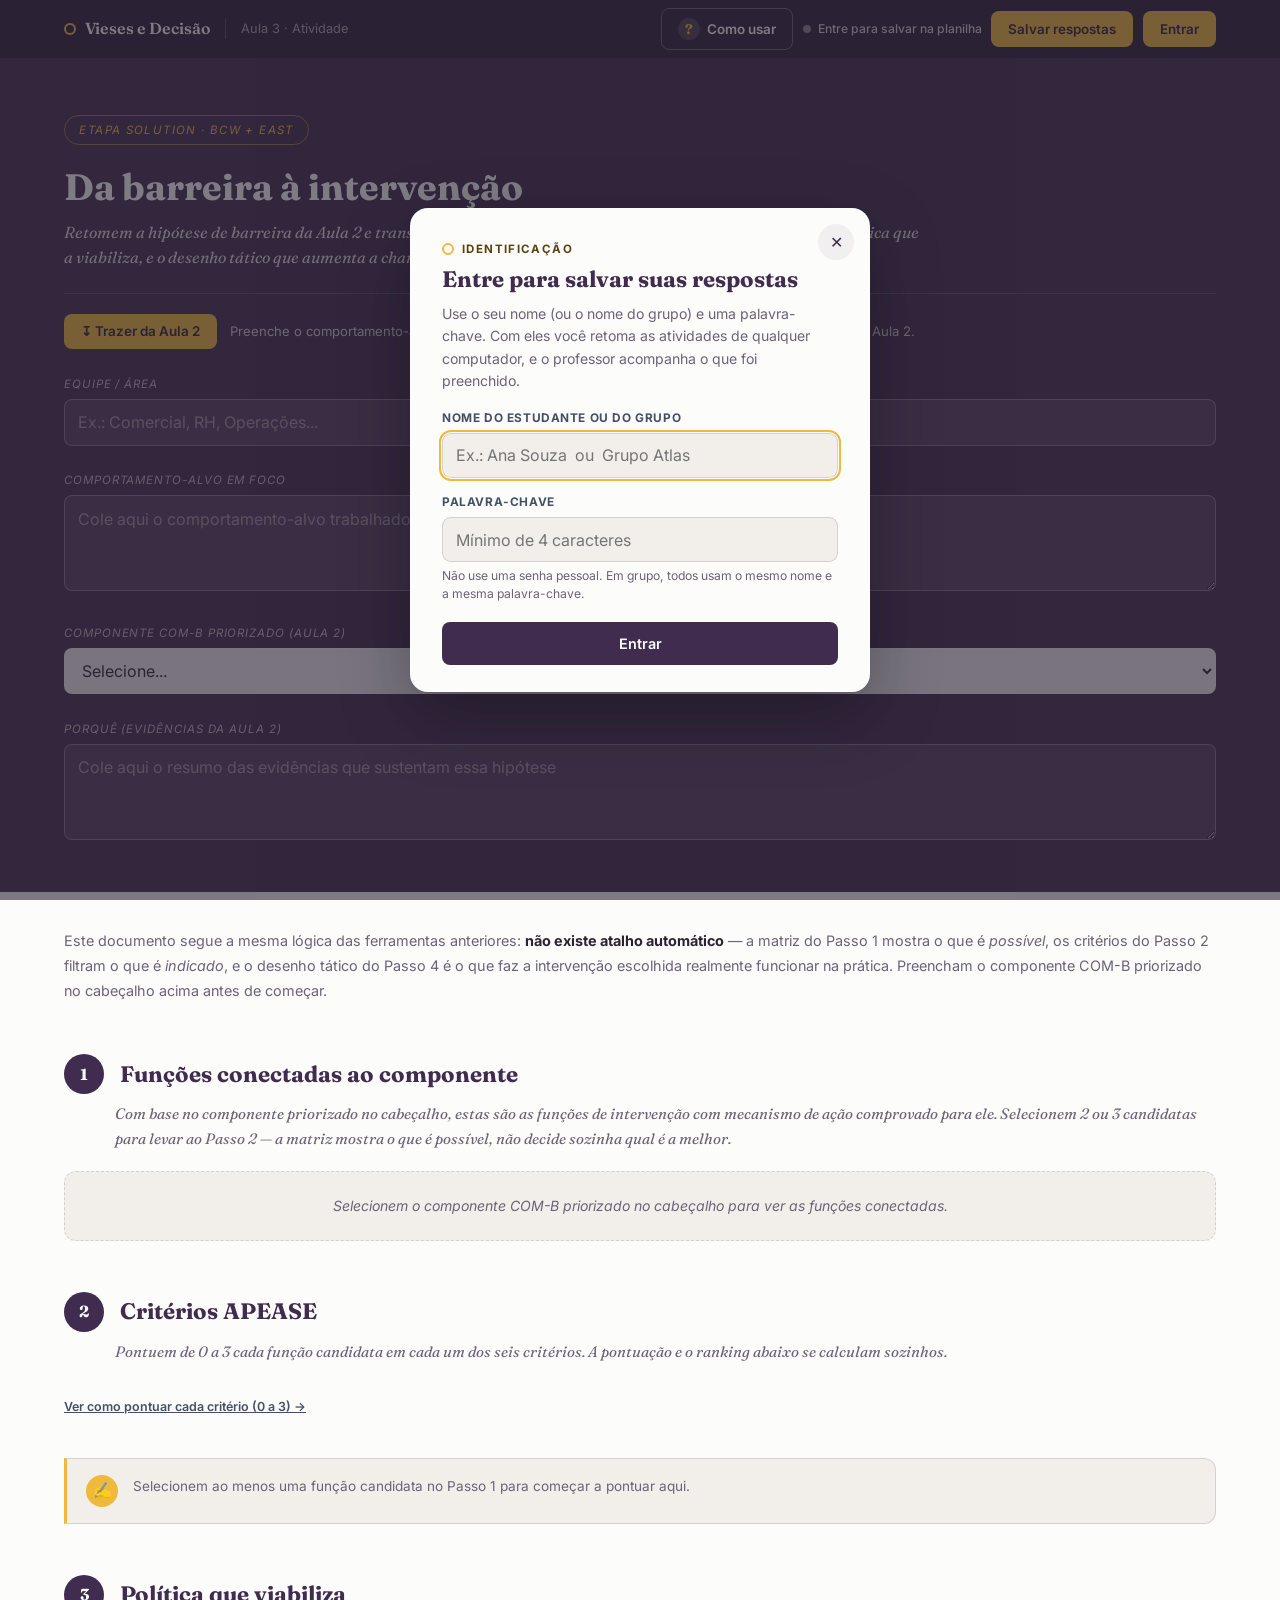
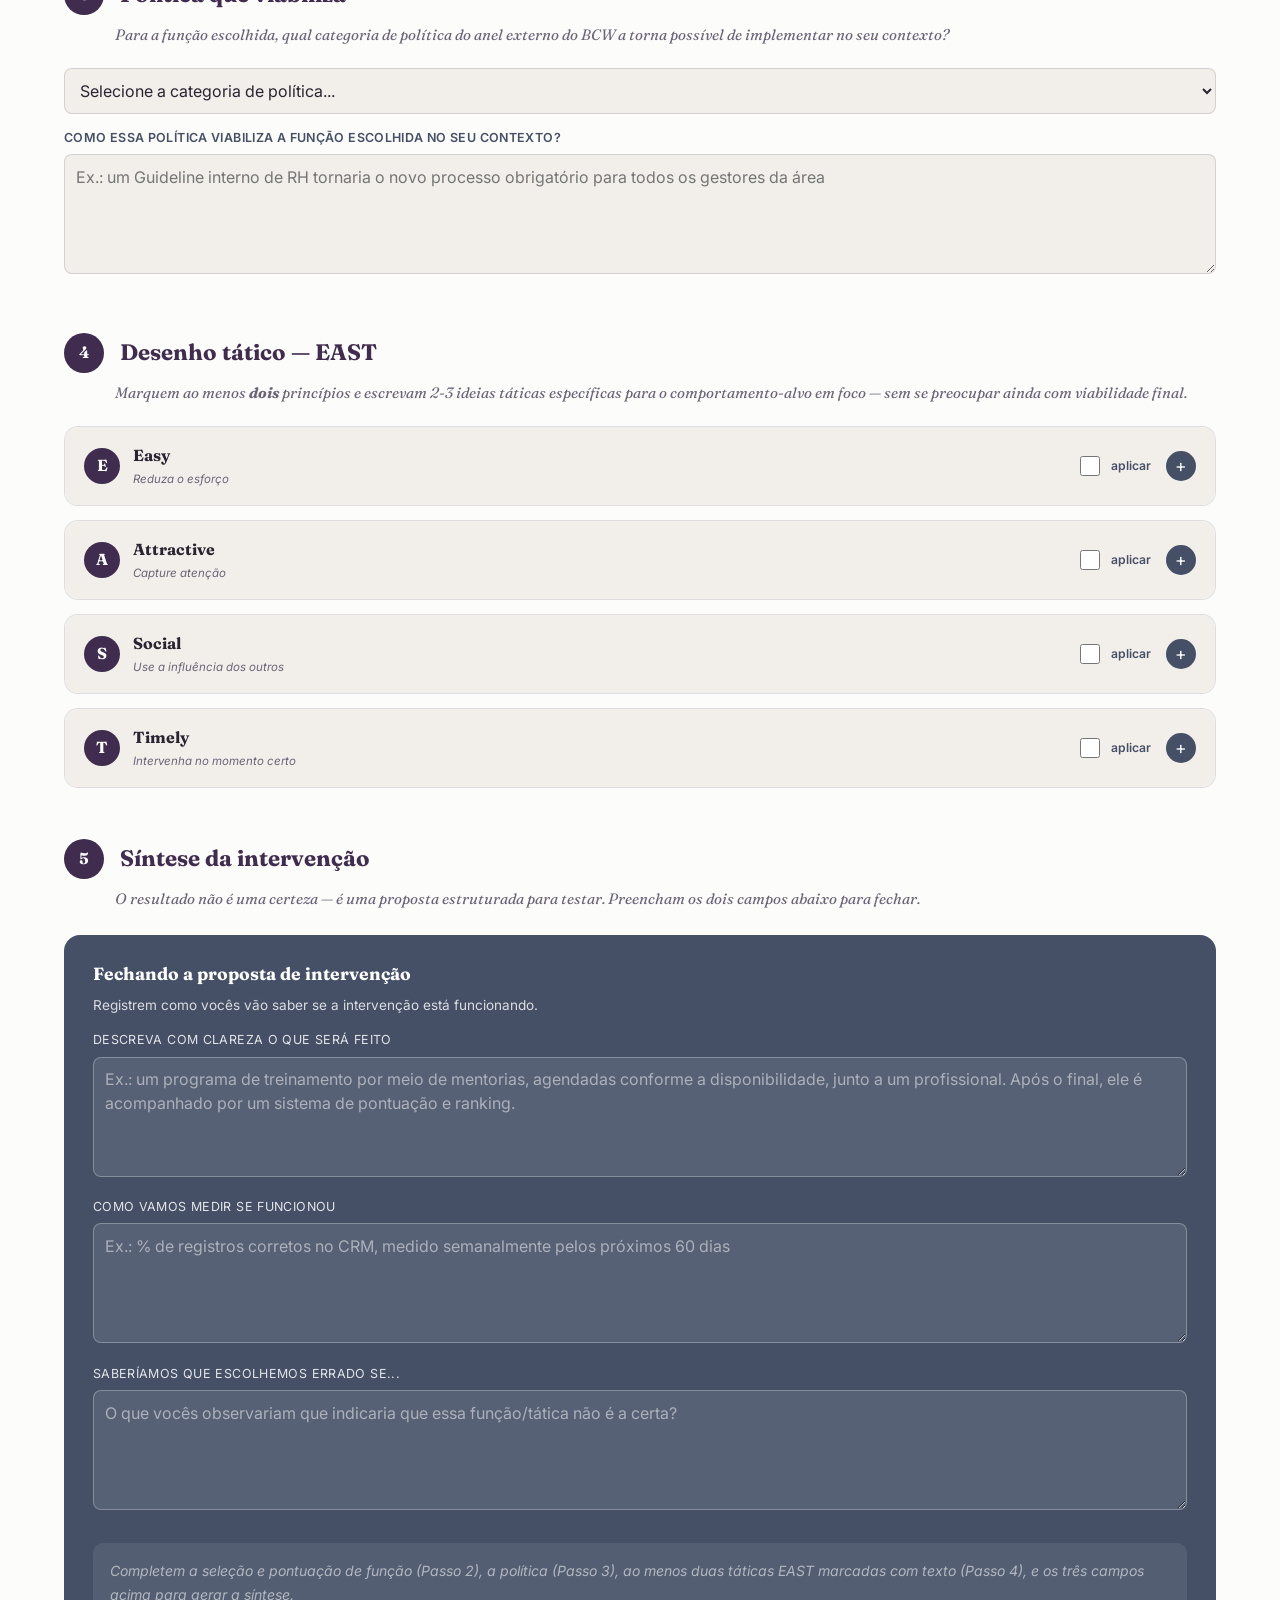
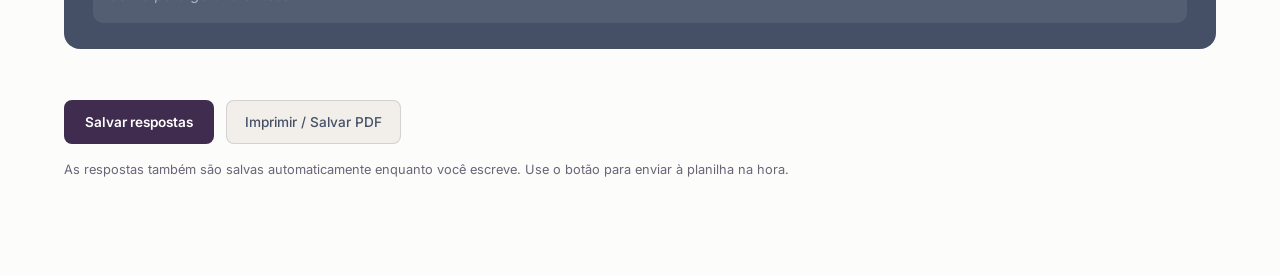
<file: atividades/aula-3-intervencao.html>
<!DOCTYPE html>
<html lang="pt-BR">
<head>
<meta charset="UTF-8">
<meta name="viewport" content="width=device-width, initial-scale=1.0">
<title>Da Barreira à Intervenção — Aula 3</title>
<link href="https://fonts.googleapis.com/css2?family=Fraunces:ital,wght@0,400;0,600;0,700;1,400;1,500&family=Inter:ital,wght@0,300;0,400;0,500;0,600;1,400&display=swap" rel="stylesheet">
<link rel="stylesheet" href="../assets/css/portal.css">
<style>
  :root {
    --roxo: #402C4F;
    --roxo-tint: rgba(64,44,79,0.06);
    --azul: #455066;
    --azul-tint: rgba(69,80,102,0.08);
    --fundo: #FCFCFA;
    --fundo-alt: #F2EFEA;
    --amarelo: #EFB93C;
    --texto: #2A2432;
    --texto-muted: #6b6478;
    --branco: #FFFFFF;
    --border: rgba(64,44,79,0.16);
    --ok: rgba(52,160,107,0.35);
    --ok-bg: rgba(52,160,107,0.1);
  }
  * { box-sizing: border-box; }
  html { -webkit-text-size-adjust: 100%; text-size-adjust: 100%; scroll-behavior: smooth; }
  html, body { overflow-x: hidden; max-width: 100%; }
  body { margin: 0; font-family: 'Inter', sans-serif; background: var(--fundo); color: var(--texto); line-height: 1.6; }
  .page { max-width: 980px; margin: 0 auto; padding: 0 1.5rem 6rem; }

  header.hero { background: var(--roxo); color: var(--branco); padding: clamp(2.2rem, 7vw, 3.5rem) 0 clamp(1.8rem, 5vw, 2.8rem); margin-bottom: 2.2rem; }
  header.hero .hero-inner { max-width: 980px; margin: 0 auto; padding: 0 1.5rem; }
  header.hero .tag { display: inline-block; border: 1px solid rgba(239,185,60,0.5); color: var(--amarelo); font-size: 0.72rem; letter-spacing: 0.12em; text-transform: uppercase; padding: 0.3rem 0.9rem; border-radius: 100px; margin-bottom: 1.2rem; font-style: italic; }
  header.hero h1 { font-family: 'Fraunces', serif; font-weight: 700; font-size: clamp(1.5rem, 4vw, 2.3rem); margin: 0 0 0.6rem; line-height: 1.25; }
  header.hero p { font-family: 'Fraunces', serif; font-style: italic; color: rgba(255,255,255,0.82); max-width: 680px; margin: 0; font-size: 1rem; }

  .identifica { display: flex; gap: 1rem; flex-wrap: wrap; margin-top: 1.6rem; }
  .identifica > div { flex: 1 1 200px; min-width: 0; }
  .identifica.full > div { flex-basis: 100%; }
  .identifica label { font-size: 0.72rem; letter-spacing: 0.08em; text-transform: uppercase; color: rgba(255,255,255,0.65); display: block; margin-bottom: 0.35rem; font-style: italic; }
  .identifica input[type="text"], .identifica textarea, .identifica select {
    background: rgba(255,255,255,0.09); border: 1px solid rgba(255,255,255,0.28); border-radius: 8px;
    padding: 0.65rem 0.8rem; color: var(--branco); font-family: 'Inter', sans-serif; font-size: 16px; width: 100%;
  }
  .identifica select { color: var(--texto); background: rgba(255,255,255,0.92); }
  .identifica textarea { min-height: 96px; resize: vertical; }
  .identifica input::placeholder, .identifica textarea::placeholder { color: rgba(255,255,255,0.45); }
  .trazer-linha { display: flex; align-items: center; gap: 0.8rem; flex-wrap: wrap; margin-top: 1.4rem; padding-top: 1.2rem; border-top: 1px solid rgba(255,255,255,0.15); }
  .trazer-linha span { font-size: 0.82rem; color: rgba(255,255,255,0.75); }

  .passo { margin-bottom: 3.2rem; }
  .passo-head { display: flex; align-items: center; gap: 1rem; margin-bottom: 0.5rem; flex-wrap: wrap; }
  .passo-num { width: 40px; height: 40px; border-radius: 50%; background: var(--roxo); color: var(--branco); display: flex; align-items: center; justify-content: center; font-family: 'Fraunces', serif; font-weight: 700; flex-shrink: 0; }
  .passo-head h2 { font-family: 'Fraunces', serif; font-weight: 700; font-size: clamp(1.15rem, 3vw, 1.4rem); color: var(--roxo); margin: 0; }
  .passo-desc { font-family: 'Fraunces', serif; font-style: italic; color: var(--texto-muted); margin: 0 0 1.3rem 3.2rem; font-size: 0.94rem; }
  @media (max-width: 560px) { .passo-desc { margin-left: 0; } }

  p.corpo { font-size: 0.9rem; color: var(--texto-muted); line-height: 1.75; margin: 0 0 1rem; }
  p.corpo strong { color: var(--texto); }

  .callout { display: flex; gap: 0.9rem; background: var(--fundo-alt); border: 1px solid var(--border); border-left: 3px solid var(--roxo); border-radius: 0 12px 12px 0; padding: 1rem 1.2rem; margin: 1rem 0; }
  .callout.amarelo { border-left-color: var(--amarelo); }
  .callout.azul { border-left-color: var(--azul); }
  .callout-icon { width: 32px; height: 32px; border-radius: 50%; flex-shrink: 0; display: flex; align-items: center; justify-content: center; font-size: 0.95rem; background: var(--roxo); color: var(--branco); }
  .callout.amarelo .callout-icon { background: var(--amarelo); color: var(--texto); }
  .callout.azul .callout-icon { background: var(--azul); color: var(--branco); }
  .callout-text { font-size: 0.85rem; color: var(--texto-muted); line-height: 1.7; }
  .callout-text strong { color: var(--texto); }

  select, textarea, input[type="text"] {
    width: 100%; border: 1px solid var(--border); border-radius: 8px; padding: 0.6rem 0.7rem;
    font-family: 'Inter', sans-serif; font-size: 16px; color: var(--texto); background: var(--fundo-alt);
    resize: vertical; line-height: 1.5;
  }
  select { min-height: 46px; }
  textarea { min-height: 120px; }
  select:focus, textarea:focus, input:focus { outline: 2px solid var(--amarelo); outline-offset: 1px; }

  .funcoes-grid { display: grid; grid-template-columns: repeat(3, 1fr); gap: 0.9rem; margin: 1.2rem 0; }
  @media (max-width: 860px) { .funcoes-grid { grid-template-columns: repeat(2, 1fr); } }
  @media (max-width: 560px) { .funcoes-grid { grid-template-columns: 1fr; } }
  .funcao-card {
    background: var(--branco); border: 2px solid var(--border); border-radius: 14px; padding: 1rem 1.1rem;
    cursor: pointer; transition: border-color 0.15s, background 0.15s; min-height: 44px; display: flex; flex-direction: column; gap: 0.4rem;
    text-align: left; font: inherit; color: inherit; width: 100%;
  }
  .funcao-card:hover { border-color: var(--azul); }
  .funcao-card:focus-visible { outline: 2px solid var(--amarelo); outline-offset: 2px; }
  .funcao-card.selecionada { border-color: var(--roxo); background: var(--roxo-tint); }
  .funcao-card .func-check { width: 22px; height: 22px; border-radius: 50%; border: 2px solid var(--border); flex-shrink: 0; display: flex; align-items: center; justify-content: center; font-size: 0.8rem; color: var(--branco); }
  .funcao-card.selecionada .func-check { background: var(--roxo); border-color: var(--roxo); }
  .funcao-card .func-top { display: flex; align-items: center; gap: 0.6rem; }
  .funcao-card .func-nome { font-family: 'Fraunces', serif; font-weight: 700; color: var(--roxo); font-size: 0.98rem; }
  .funcao-card .func-en { font-size: 0.72rem; color: var(--texto-muted); font-style: italic; }
  .funcao-card .func-desc { font-size: 0.8rem; color: var(--texto-muted); line-height: 1.55; }
  .aviso-sem-componente { background: var(--fundo-alt); border: 1px dashed var(--border); border-radius: 12px; padding: 1.4rem; text-align: center; font-size: 0.88rem; color: var(--texto-muted); font-style: italic; }

  .btn-ajuda-inline {
    display: inline-flex; align-items: center; gap: 0.4rem; background: none; border: none; color: var(--azul);
    font-size: 0.78rem; font-weight: 600; cursor: pointer; padding: 0.3rem 0; text-decoration: underline; margin-bottom: 0.8rem;
  }

  .score-row { display: grid; grid-template-columns: 1.2fr repeat(6, 62px) 70px; gap: 0.5rem; align-items: center; background: var(--branco); border: 1px solid var(--border); border-radius: 10px; padding: 0.7rem 0.8rem; margin-bottom: 0.6rem; }
  .score-row .score-nome { font-size: 0.85rem; color: var(--texto); font-weight: 600; font-family: 'Fraunces', serif; }
  .score-row select { min-height: 42px; font-size: 0.85rem; padding: 0.35rem; }
  .score-total { text-align: center; font-family: 'Fraunces', serif; font-weight: 700; color: var(--roxo); font-size: 1.05rem; }
  .score-labels { display: grid; grid-template-columns: 1.2fr repeat(6, 62px) 70px; gap: 0.5rem; padding: 0 0.8rem; margin-bottom: 0.5rem; }
  .score-labels span { font-size: 0.62rem; text-transform: uppercase; letter-spacing: 0.02em; color: var(--texto-muted); text-align: center; }
  .score-labels span:first-child { text-align: left; }
  .score-row .score-field label { display: none; }
  @media (max-width: 900px) {
    .score-row, .score-labels { grid-template-columns: 1fr; gap: 0.4rem; }
    .score-labels { display: none !important; }
    .score-row .score-field { display: flex; flex-direction: column; align-items: flex-start; gap: 0.25rem; }
    .score-row .score-field label { display: block; font-size: 0.72rem; text-transform: uppercase; color: var(--texto-muted); }
    .score-total { text-align: left; padding-top: 0.3rem; border-top: 1px dashed var(--border); margin-top: 0.3rem; }
  }
  .ranking-medalha { display: inline-flex; width: 24px; height: 24px; border-radius: 50%; background: var(--amarelo); color: var(--texto); align-items: center; justify-content: center; font-size: 0.75rem; font-weight: 700; margin-right: 0.5rem; }

  .east-item { border: 1px solid var(--border); border-radius: 14px; margin-bottom: 0.9rem; overflow: hidden; background: var(--branco); }
  .east-header { width: 100%; text-align: left; background: var(--fundo-alt); border: none; padding: 1rem 1.2rem; cursor: pointer; display: flex; justify-content: space-between; align-items: center; gap: 1rem; min-height: 44px; }
  .east-header-left { display: flex; align-items: center; gap: 0.8rem; }
  .east-letra { width: 36px; height: 36px; border-radius: 50%; background: var(--roxo); color: var(--branco); display: flex; align-items: center; justify-content: center; font-family: 'Fraunces', serif; font-weight: 700; flex-shrink: 0; }
  .east-nome { font-family: 'Fraunces', serif; font-size: 1rem; font-weight: 700; color: var(--texto); }
  .east-sub { font-family: 'Inter', sans-serif; font-style: italic; font-weight: 400; font-size: 0.72rem; color: var(--texto-muted); display: block; margin-top: 0.1rem; }
  .east-check-label { display: flex; align-items: center; gap: 0.5rem; font-size: 0.76rem; color: var(--azul); font-weight: 600; white-space: nowrap; cursor: pointer; }
  .east-check-label input { width: 20px; height: 20px; }
  .east-icon { flex-shrink: 0; width: 30px; height: 30px; border-radius: 50%; background: var(--azul); color: var(--branco); display: flex; align-items: center; justify-content: center; font-size: 1.1rem; transition: transform 0.25s; }
  .east-item.open .east-icon { transform: rotate(45deg); }
  .east-body { max-height: 0; overflow: hidden; transition: max-height 0.4s ease; }
  .east-item.open .east-body { max-height: 1200px; }
  .east-body-inner { padding: 1.1rem 1.2rem 1.3rem; }
  .east-body-inner p.tecnicas { font-size: 0.83rem; color: var(--texto-muted); line-height: 1.6; margin: 0 0 0.8rem; }
  .east-item.marcado { border-color: var(--roxo); }
  .east-item.marcado .east-header { background: var(--roxo-tint); }

  .hipotese-box { background: var(--azul); color: var(--branco); border-radius: 16px; padding: 1.6rem 1.8rem; margin-top: 1.5rem; }
  .hipotese-box h3 { font-family: 'Fraunces', serif; margin: 0 0 0.8rem; font-size: 1.1rem; }
  .hipotese-box textarea { background: rgba(255,255,255,0.1); border-color: rgba(255,255,255,0.28); color: var(--branco); margin-bottom: 0.8rem; }
  .hipotese-box textarea::placeholder { color: rgba(255,255,255,0.5); }
  .hipotese-preview { background: rgba(255,255,255,0.08); border-radius: 10px; padding: 1rem 1.1rem; font-size: 0.88rem; line-height: 1.7; margin-top: 0.8rem; }
  .hipotese-preview .vazio { font-style: italic; color: rgba(255,255,255,0.55); }
  .hipotese-preview strong { color: var(--amarelo); }
  .hipotese-preview ul { margin: 0.5rem 0 0; padding-left: 1.2rem; }

  button {
    font-family: 'Inter', sans-serif; font-weight: 500; cursor: pointer; border: none; border-radius: 8px;
    padding: 0.65rem 1.1rem; font-size: 0.85rem; transition: transform 0.15s, opacity 0.15s; min-height: 44px;
  }
  button:hover { transform: translateY(-1px); }
  .btn-primary { background: var(--amarelo); color: var(--texto); }
  .btn-ghost { background: var(--fundo-alt); color: var(--azul); border: 1px solid var(--border); }
  .barra-acoes { display: flex; gap: 0.8rem; flex-wrap: wrap; margin-top: 1rem; align-items: center; }
  .barra-acoes .nota-backup { font-size: 0.8rem; color: var(--texto-muted); flex-basis: 100%; margin-top: 0.2rem; }
  @media (max-width: 560px) { .barra-acoes button, .barra-acoes label { width: 100%; text-align: center; justify-content: center; } }
  label.btn-ghost { display: inline-flex; align-items: center; cursor: pointer; padding: 0.65rem 1.1rem; border-radius: 8px; font-size: 0.85rem; font-weight: 500; min-height: 44px; }

  .modal-overlay { display: none; position: fixed; inset: 0; background: rgba(42,36,50,0.55); z-index: 500; align-items: center; justify-content: center; padding: 1.5rem; }
  .modal-overlay.aberto { display: flex; }
  .modal-box { background: var(--fundo); border-radius: 18px; max-width: 760px; width: 100%; max-height: 88vh; overflow-y: auto; padding: 2rem 2.2rem; position: relative; box-shadow: 0 20px 60px rgba(0,0,0,0.25); }
  @media (max-width: 560px) { .modal-box { padding: 1.5rem 1.3rem; max-height: 92vh; } }
  .modal-fechar { position: absolute; top: 1.1rem; right: 1.1rem; width: 40px; height: 40px; border-radius: 50%; background: var(--roxo-tint); color: var(--roxo); font-size: 1.1rem; padding: 0; }
  .modal-box h3 { font-family: 'Fraunces', serif; color: var(--roxo); font-size: 1.25rem; margin: 0 0 1.2rem; }
  .modal-box h4 { font-family: 'Fraunces', serif; font-size: 0.98rem; color: var(--azul); margin: 1.1rem 0 0.6rem; }
  .modal-box p, .modal-box li { font-size: 0.85rem; color: var(--texto-muted); line-height: 1.65; }

  .impressao-caixa { display: none; }
  @media print {
    .no-print { display: none !important; }
    html, body { font-size: 12px; }
    header.hero { background: var(--roxo) !important; -webkit-print-color-adjust: exact; print-color-adjust: exact; padding: 1.4rem 0 1.1rem; margin-bottom: 1.2rem; }
    body { background: white; overflow-x: visible; }
    .passo { margin-bottom: 1.3rem; page-break-inside: avoid; break-inside: avoid; }
    .east-body { max-height: none !important; }
    .east-item { page-break-inside: avoid; break-inside: avoid; }
    .east-icon { display: none; }
    textarea, select, input[type="text"] { display: none !important; }
    .impressao-caixa { display: block !important; white-space: pre-wrap; word-break: break-word; font-size: 10.5px; line-height: 1.4; color: var(--texto); padding: 0.3rem 0.4rem; border: 1px solid var(--border); border-radius: 5px; background: var(--fundo-alt); }
    header.hero .impressao-caixa { background: rgba(255,255,255,0.14); color: var(--branco); border-color: rgba(255,255,255,0.35); }
    .score-labels { display: none !important; }
    .funcoes-grid { grid-template-columns: 1fr 1fr !important; gap: 0.5rem; }
    .funcao-card { page-break-inside: avoid; break-inside: avoid; padding: 0.7rem 0.8rem; }
    .score-row { grid-template-columns: 1fr !important; gap: 0.3rem; page-break-inside: avoid; break-inside: avoid; }
    .score-row .score-field { display: flex; flex-direction: column; align-items: flex-start; gap: 0.15rem; }
    .score-row .score-field label { display: block; font-size: 0.65rem; text-transform: uppercase; color: var(--texto-muted); }
    .score-total { text-align: left !important; padding-top: 0.25rem; border-top: 1px dashed var(--border); margin-top: 0.2rem; }
    .east-check-label input { display: inline-block !important; }
    .trazer-linha { display: none !important; }
  }

  @media (max-width: 600px) {
    .east-icon, .modal-fechar, .func-check { min-width: 30px; }
    .modal-fechar { min-height: 40px; }
  }

  /* ajustes do portal: largura, caixas de texto maiores e botão salvar */
  .page, header.hero .hero-inner { max-width: var(--vd-largura, 1200px); }
  header.hero p { max-width: 860px; }
  .btn-salvar { background: var(--roxo); color: var(--branco); font-weight: 600; padding: 0.7rem 1.3rem; }
  .btn-salvar:disabled { opacity: 0.7; cursor: default; transform: none; }
  textarea { overflow: hidden; }
</style>
</head>
<body>

<header class="hero">
  <div class="hero-inner">
    <div class="tag">Etapa Solution · BCW + EAST</div>
    <h1>Da barreira à intervenção</h1>
    <p>Retomem a hipótese de barreira da Aula 2 e transformem-na numa proposta de intervenção: a função certa, a política que a viabiliza, e o desenho tático que aumenta a chance de ela funcionar de verdade.</p>
    <div class="vd-print-id"></div>
    <div class="trazer-linha no-print">
      <button type="button" class="vd-btn vd-btn-amarelo" onclick="trazerDaAula2()">↧ Trazer da Aula 2</button>
      <span>Preenche o comportamento-alvo, o componente priorizado e as evidências a partir da sua atividade da Aula 2.</span>
    </div>
    <div class="identifica">
      <div><label for="campoEquipe">Equipe / Área</label><input id="campoEquipe" type="text" placeholder="Ex.: Comercial, RH, Operações..."></div>
    </div>
    <div class="identifica full">
      <div><label for="campoComportamento">Comportamento-alvo em foco</label><textarea id="campoComportamento" placeholder="Cole aqui o comportamento-alvo trabalhado na Aula 2" oninput="atualizarSintese()"></textarea></div>
    </div>
    <div class="identifica">
      <div>
        <label for="campoComponente">Componente COM-B priorizado (Aula 2)</label>
        <select id="campoComponente" onchange="onComponenteChange()">
          <option value="">Selecione...</option>
          <option value="cf">Capacidade Física</option>
          <option value="cp">Capacidade Psicológica</option>
          <option value="of">Oportunidade Física</option>
          <option value="os">Oportunidade Social</option>
          <option value="mr">Motivação Reflexiva</option>
          <option value="ma">Motivação Automática</option>
        </select>
      </div>
    </div>
    <div class="identifica full">
      <div><label for="campoPorque">Porquê (evidências da Aula 2)</label><textarea id="campoPorque" placeholder="Cole aqui o resumo das evidências que sustentam essa hipótese"></textarea></div>
    </div>
  </div>
</header>

<div class="page">

  <section class="passo">
    <p class="corpo">Este documento segue a mesma lógica das ferramentas anteriores: <strong>não existe atalho automático</strong> — a matriz do Passo 1 mostra o que é <em>possível</em>, os critérios do Passo 2 filtram o que é <em>indicado</em>, e o desenho tático do Passo 4 é o que faz a intervenção escolhida realmente funcionar na prática. Preencham o componente COM-B priorizado no cabeçalho acima antes de começar.</p>
  </section>

  <!-- PASSO 1: FUNÇÕES CONECTADAS -->
  <section class="passo" id="passo1">
    <div class="passo-head"><div class="passo-num">1</div><h2>Funções conectadas ao componente</h2></div>
    <p class="passo-desc">Com base no componente priorizado no cabeçalho, estas são as funções de intervenção com mecanismo de ação comprovado para ele. Selecionem 2 ou 3 candidatas para levar ao Passo 2 — a matriz mostra o que é possível, não decide sozinha qual é a melhor.</p>
    <div id="funcoesContainer"></div>
  </section>

  <!-- PASSO 2: APEASE -->
  <section class="passo" id="passo2">
    <div class="passo-head"><div class="passo-num">2</div><h2>Critérios APEASE</h2></div>
    <p class="passo-desc">Pontuem de 0 a 3 cada função candidata em cada um dos seis critérios. A pontuação e o ranking abaixo se calculam sozinhos.</p>
    <button class="btn-ajuda-inline no-print" onclick="abrirModal('modalCriterios')">Ver como pontuar cada critério (0 a 3) →</button>

    <div id="avisoSemFuncao" class="callout amarelo">
      <div class="callout-icon">✍️</div>
      <div class="callout-text">Selecionem ao menos uma função candidata no Passo 1 para começar a pontuar aqui.</div>
    </div>

    <div class="score-labels" id="scoreLabels" style="display:none;">
      <span>Função</span><span>A</span><span>P</span><span>E</span><span>A</span><span>S</span><span>E</span><span>Total</span>
    </div>
    <div id="scoreLista"></div>
    <div id="rankingResumo"></div>
  </section>

  <!-- PASSO 3: POLÍTICA -->
  <section class="passo" id="passo3">
    <div class="passo-head"><div class="passo-num">3</div><h2>Política que viabiliza</h2></div>
    <p class="passo-desc">Para a função escolhida, qual categoria de política do anel externo do BCW a torna possível de implementar no seu contexto?</p>
    <select id="campoPolitica" onchange="atualizarSintese();" aria-label="Categoria de política">
      <option value="">Selecione a categoria de política...</option>
      <option value="Communication/Marketing">Communication / Marketing</option>
      <option value="Guidelines">Guidelines</option>
      <option value="Fiscal">Fiscal</option>
      <option value="Regulation">Regulation</option>
      <option value="Legislation">Legislation</option>
      <option value="Environmental/Social Planning">Environmental / Social Planning</option>
      <option value="Service Provision">Service Provision</option>
    </select>
    <label for="campoPoliticaJust" style="font-size:0.78rem; font-weight:600; color:var(--azul); text-transform:uppercase; letter-spacing:0.03em; display:block; margin:0.9rem 0 0.4rem;">Como essa política viabiliza a função escolhida no seu contexto?</label>
    <textarea id="campoPoliticaJust" placeholder="Ex.: um Guideline interno de RH tornaria o novo processo obrigatório para todos os gestores da área" oninput="atualizarSintese();"></textarea>
  </section>

  <!-- PASSO 4: EAST -->
  <section class="passo" id="passo4">
    <div class="passo-head"><div class="passo-num">4</div><h2>Desenho tático — EAST</h2></div>
    <p class="passo-desc">Marquem ao menos <strong>dois</strong> princípios e escrevam 2-3 ideias táticas específicas para o comportamento-alvo em foco — sem se preocupar ainda com viabilidade final.</p>
    <div id="eastContainer"></div>
  </section>

  <!-- PASSO 5: SÍNTESE -->
  <section class="passo" id="passo5">
    <div class="passo-head"><div class="passo-num">5</div><h2>Síntese da intervenção</h2></div>
    <p class="passo-desc">O resultado não é uma certeza — é uma proposta estruturada para testar. Preencham os dois campos abaixo para fechar.</p>
    <div class="hipotese-box">
      <h3>Fechando a proposta de intervenção</h3>
      <p style="font-size:0.85rem; color:rgba(255,255,255,0.8); margin-top:-0.4rem;">Registrem como vocês vão saber se a intervenção está funcionando.</p>
      <label for="campoDescricao" style="font-size:0.78rem; text-transform:uppercase; letter-spacing:0.03em; opacity:0.85; display:block; margin-bottom:0.4rem;">Descreva com clareza o que será feito</label>
      <textarea id="campoDescricao" placeholder="Ex.: um programa de treinamento por meio de mentorias, agendadas conforme a disponibilidade, junto a um profissional. Após o final, ele é acompanhado por um sistema de pontuação e ranking." oninput="atualizarSintese();"></textarea>
      <label for="campoMedicao" style="font-size:0.78rem; text-transform:uppercase; letter-spacing:0.03em; opacity:0.85; display:block; margin-bottom:0.4rem;">Como vamos medir se funcionou</label>
      <textarea id="campoMedicao" placeholder="Ex.: % de registros corretos no CRM, medido semanalmente pelos próximos 60 dias" oninput="atualizarSintese();"></textarea>
      <label for="campoErrado" style="font-size:0.78rem; text-transform:uppercase; letter-spacing:0.03em; opacity:0.85; display:block; margin-bottom:0.4rem;">Saberíamos que escolhemos errado se...</label>
      <textarea id="campoErrado" placeholder="O que vocês observariam que indicaria que essa função/tática não é a certa?" oninput="atualizarSintese();"></textarea>
      <div class="hipotese-preview" id="sintesePreview"><span class="vazio">Complete os passos acima para gerar a síntese final aqui.</span></div>
    </div>
  </section>

  <div class="barra-acoes no-print">
    <button type="button" class="btn-salvar" data-vd-salvar>Salvar respostas</button>
    <button type="button" class="btn-ghost" onclick="imprimirDocumento()">Imprimir / Salvar PDF</button>
    <span class="nota-backup">As respostas também são salvas automaticamente enquanto você escreve. Use o botão para enviar à planilha na hora.</span>
  </div>

</div>

<!-- MODAL CRITÉRIOS APEASE -->
<div class="modal-overlay no-print" id="modalCriterios">
  <div class="modal-box">
    <button class="modal-fechar" onclick="fecharModal('modalCriterios')">✕</button>
    <h3>Como pontuar cada critério APEASE</h3>
    <p>Para cada função candidata, atribuam uma pontuação de 0 a 3 em cada critério abaixo. Some as seis pontuações (máximo 18) — a função com maior soma é a candidata mais indicada, mas o desempate final é sempre uma decisão do grupo, não só do número.</p>
    <h4>A · Affordability (custo)</h4>
    <p><strong>0</strong> fora do orçamento disponível · <strong>1</strong> exigiria orçamento extra não garantido · <strong>2</strong> cabe com algum ajuste · <strong>3</strong> cabe folgadamente no orçamento atual</p>
    <h4>P · Practicability (praticabilidade)</h4>
    <p><strong>0</strong> não há recursos humanos/infraestrutura hoje · <strong>1</strong> exigiria montar capacidade nova considerável · <strong>2</strong> viável com pequenos ajustes de processo · <strong>3</strong> totalmente viável com o que já existe</p>
    <h4>E · Effectiveness (efetividade)</h4>
    <p><strong>0</strong> sem evidência de que funcione para este tipo de barreira · <strong>1</strong> evidência fraca ou indireta · <strong>2</strong> evidência razoável em contexto parecido · <strong>3</strong> evidência forte e específica</p>
    <h4>A · Acceptability (aceitabilidade)</h4>
    <p><strong>0</strong> geraria forte resistência de quem seria afetado · <strong>1</strong> resistência perceptível, mas administrável · <strong>2</strong> neutro a bem recebido · <strong>3</strong> provavelmente bem-vindo por quem será afetado</p>
    <h4>S · Side-effects (efeitos colaterais)</h4>
    <p><strong>0</strong> risco alto de efeito colateral sério · <strong>1</strong> algum risco identificável, requer atenção · <strong>2</strong> risco baixo e conhecido · <strong>3</strong> nenhum efeito colateral relevante identificado</p>
    <h4>E · Equity (equidade)</h4>
    <p><strong>0</strong> beneficia uns e prejudica claramente outros · <strong>1</strong> distribuição desigual perceptível · <strong>2</strong> distribuição razoavelmente equilibrada · <strong>3</strong> benefícios e ônus bem distribuídos entre todos os afetados</p>
  </div>
</div>

<script src="../assets/js/config.js"></script>
<script src="../assets/js/portal.js"></script>
<script>
const esc = VD.esc;
const FUNCOES = [
  { id: 'educacao', nome: 'Educação', en: 'Education', desc: 'Aumenta conhecimento ou compreensão sobre o comportamento, causas e consequências.' },
  { id: 'persuasao', nome: 'Persuasão', en: 'Persuasion', desc: 'Usa comunicação para induzir sentimentos ou estimular ação, além de informar.' },
  { id: 'incentivo', nome: 'Incentivo', en: 'Incentivisation', desc: 'Cria expectativa de recompensa para aumentar a probabilidade do comportamento-alvo.' },
  { id: 'coercao', nome: 'Coerção', en: 'Coercion', desc: 'Cria expectativa de punição ou custo associado ao comportamento indesejado.' },
  { id: 'treinamento', nome: 'Treinamento', en: 'Training', desc: 'Desenvolve habilidades físicas ou cognitivas necessárias para executar o comportamento.' },
  { id: 'restricao', nome: 'Restrição', en: 'Restriction', desc: 'Usa regras para reduzir a oportunidade de comportamentos concorrentes.' },
  { id: 'reestruturacao', nome: 'Reestruturação Ambiental', en: 'Environmental Restructuring', desc: 'Altera o contexto físico ou social para tornar o comportamento-alvo mais fácil ou automático.' },
  { id: 'modelagem', nome: 'Modelagem', en: 'Modelling', desc: 'Fornece exemplos ou modelos de comportamento para observação e imitação.' },
  { id: 'habilitacao', nome: 'Habilitação', en: 'Enablement', desc: 'Aumenta meios ou reduz barreiras além de educação, treinamento ou reestruturação.' }
];

const MATRIZ = {
  cf: ['treinamento', 'habilitacao'],
  cp: ['educacao', 'treinamento', 'habilitacao'],
  of: ['restricao', 'reestruturacao', 'habilitacao'],
  os: ['restricao', 'reestruturacao', 'modelagem'],
  mr: ['educacao', 'persuasao', 'incentivo', 'coercao', 'habilitacao'],
  ma: ['persuasao', 'incentivo', 'coercao', 'restricao', 'reestruturacao', 'modelagem', 'habilitacao']
};

const COMPONENTE_NOME = { cf: 'Capacidade Física', cp: 'Capacidade Psicológica', of: 'Oportunidade Física', os: 'Oportunidade Social', mr: 'Motivação Reflexiva', ma: 'Motivação Automática' };
/* ids usados na ferramenta da Aula 2 → códigos desta ferramenta */
const DA_AULA2 = { cFisica: 'cf', cPsicologica: 'cp', oFisica: 'of', oSocial: 'os', mReflexiva: 'mr', mAutomatica: 'ma' };

const EAST = [
  { id: 'easy', letra: 'E', nome: 'Easy', sub: 'Reduza o esforço', tecnicas: 'Técnicas de referência: defaults, redução de etapas, mensagens simples, checklists, acesso direto, bundling.' },
  { id: 'attractive', letra: 'A', nome: 'Attractive', sub: 'Capture atenção', tecnicas: 'Técnicas de referência: personalização, saliência visual, framing de perda, gamificação, mensagens de identidade.' },
  { id: 'social', letra: 'S', nome: 'Social', sub: 'Use a influência dos outros', tecnicas: 'Técnicas de referência: normas descritivas e injuntivas, compromisso público, peer champions, comparação com pares.' },
  { id: 'timely', letra: 'T', nome: 'Timely', sub: 'Intervenha no momento certo', tecnicas: 'Técnicas de referência: momentos de transição, implementation intentions, lembretes próximos à ação.' }
];

const APEASE_LETRAS = ['a1','p','e1','a2','s','e2'];
const APEASE_ROTULO = { a1: 'Affordability (custo)', p: 'Practicability (praticabilidade)', e1: 'Effectiveness (efetividade)', a2: 'Acceptability (aceitabilidade)', s: 'Side-effects (efeitos colaterais)', e2: 'Equity (equidade)' };
const APEASE_CURTO = { a1: 'A', p: 'P', e1: 'E', a2: 'A', s: 'S', e2: 'E' };

let estado = { funcoesSelecionadas: [], scores: {}, east: {}, campoComponente: '' };

function onComponenteChange() {
  estado.campoComponente = document.getElementById('campoComponente').value;
  // funções que deixaram de estar conectadas ao novo componente saem da seleção
  const conectadas = MATRIZ[estado.campoComponente] || [];
  estado.funcoesSelecionadas = estado.funcoesSelecionadas.filter(f => conectadas.includes(f));
  renderFuncoes();
}

function renderFuncoes() {
  const container = document.getElementById('funcoesContainer');
  const comp = estado.campoComponente;
  if (!comp) {
    container.innerHTML = '<div class="aviso-sem-componente">Selecionem o componente COM-B priorizado no cabeçalho para ver as funções conectadas.</div>';
    renderScoreLista();
    return;
  }
  const conectadas = MATRIZ[comp] || [];
  container.innerHTML = `
    <div class="callout azul">
      <div class="callout-icon">🎯</div>
      <div class="callout-text">Componente priorizado: <strong>${COMPONENTE_NOME[comp]}</strong>. As funções abaixo têm mecanismo de ação conectado a esse componente na matriz de ligação do BCW.</div>
    </div>
    <div class="funcoes-grid">
      ${conectadas.map(fid => {
        const f = FUNCOES.find(x => x.id === fid);
        const sel = estado.funcoesSelecionadas.includes(fid);
        return `<button type="button" class="funcao-card ${sel ? 'selecionada' : ''}" aria-pressed="${sel}" onclick="toggleFuncao('${fid}')">
          <div class="func-top"><div class="func-check">${sel ? '✓' : ''}</div><div><div class="func-nome">${f.nome}</div><div class="func-en">${f.en}</div></div></div>
          <div class="func-desc">${f.desc}</div>
        </button>`;
      }).join('')}
    </div>`;
  renderScoreLista();
}

function toggleFuncao(fid) {
  const idx = estado.funcoesSelecionadas.indexOf(fid);
  if (idx === -1) estado.funcoesSelecionadas.push(fid);
  else estado.funcoesSelecionadas.splice(idx, 1);
  renderFuncoes();
}

function renderScoreLista() {
  const lista = document.getElementById('scoreLista');
  const labels = document.getElementById('scoreLabels');
  const aviso = document.getElementById('avisoSemFuncao');
  const selecionadas = estado.funcoesSelecionadas.map(fid => FUNCOES.find(f => f.id === fid)).filter(Boolean);

  if (selecionadas.length === 0) {
    lista.innerHTML = '';
    labels.style.display = 'none';
    aviso.style.display = 'flex';
    document.getElementById('rankingResumo').innerHTML = '';
    atualizarSintese();
    return;
  }
  aviso.style.display = 'none';
  labels.style.display = 'grid';

  lista.innerHTML = selecionadas.map(f => {
    const sc = estado.scores[f.id] || {};
    return `<div class="score-row" id="score-${f.id}">
      <div class="score-nome">${f.nome}</div>
      ${APEASE_LETRAS.map(c => `<div class="score-field"><label>${APEASE_ROTULO[c]}</label>${selectScore(f.id, c, sc[c])}</div>`).join('')}
      <div class="score-total" id="total-${f.id}">${calcTotal(sc)}</div>
    </div>`;
  }).join('');

  renderRanking();
}

function selectScore(fid, campo, valorAtual) {
  const opcoes = [0,1,2,3].map(n => `<option value="${n}" ${String(valorAtual)===String(n)?'selected':''}>${n}</option>`).join('');
  return `<select onchange="onScoreChange('${fid}','${campo}', this.value)" aria-label="${APEASE_ROTULO[campo]}"><option value="">–</option>${opcoes}</select>`;
}

function calcTotal(sc) {
  const vals = APEASE_LETRAS.map(c => (sc || {})[c]);
  if (vals.some(v => v === '' || v === undefined || v === null)) return '—';
  return vals.reduce((a,b) => a + Number(b), 0);
}

function onScoreChange(fid, campo, valor) {
  if (!estado.scores[fid]) estado.scores[fid] = {};
  estado.scores[fid][campo] = valor;
  document.getElementById('total-' + fid).textContent = calcTotal(estado.scores[fid]);
  renderRanking();
}

/* ranking puro: usado na tela e no resumo enviado à planilha */
function rankingDe(funcoesSelecionadas, scores) {
  return (funcoesSelecionadas || [])
    .map(fid => FUNCOES.find(f => f.id === fid)).filter(Boolean)
    .map(f => ({ f, total: calcTotal((scores || {})[f.id] || {}) }))
    .filter(x => x.total !== '—')
    .sort((a, b) => b.total - a.total);
}

function renderRanking() {
  const comScore = rankingDe(estado.funcoesSelecionadas, estado.scores);
  const resumoEl = document.getElementById('rankingResumo');
  if (comScore.length === 0) { resumoEl.innerHTML = ''; atualizarSintese(); return; }
  resumoEl.innerHTML = `
    <div class="hipotese-box" style="background: var(--roxo);">
      <h3>Ranking (máximo 18 pontos)</h3>
      <div style="display:flex; flex-direction:column; gap:0.5rem;">
        ${comScore.map((x, i) => `
          <div style="display:flex; justify-content:space-between; align-items:center; background:rgba(255,255,255,0.08); border-radius:8px; padding:0.6rem 0.9rem;">
            <span>${i===0 ? '<span class="ranking-medalha">1º</span>' : ''}${x.f.nome}</span>
            <strong>${x.total}/18</strong>
          </div>`).join('')}
      </div>
    </div>`;
  atualizarSintese();
}

function funcaoVencedora() {
  return rankingDe(estado.funcoesSelecionadas, estado.scores)[0] || null;
}

/* ============ PASSO 4: EAST ============ */
function renderEast() {
  const container = document.getElementById('eastContainer');
  container.innerHTML = EAST.map(e => {
    const dados = estado.east[e.id] || { marcado: false, texto: '' };
    return `<div class="east-item ${dados.marcado ? 'marcado' : ''}" id="east-${e.id}">
      <div class="east-header" role="button" tabindex="0" onclick="toggleEast('${e.id}')" onkeydown="if(event.key==='Enter'||event.key===' '){event.preventDefault();toggleEast('${e.id}')}">
        <div class="east-header-left">
          <div class="east-letra">${e.letra}</div>
          <div><div class="east-nome">${e.nome}</div><span class="east-sub">${e.sub}</span></div>
        </div>
        <div style="display:flex; align-items:center; gap:0.9rem;">
          <label class="east-check-label" onclick="event.stopPropagation()">
            <input type="checkbox" ${dados.marcado ? 'checked' : ''} onchange="onEastCheck('${e.id}', this.checked)"> aplicar
          </label>
          <div class="east-icon">+</div>
        </div>
      </div>
      <div class="east-body">
        <div class="east-body-inner">
          <p class="tecnicas">${e.tecnicas}</p>
          <label for="east-txt-${e.id}" style="font-size:0.78rem; font-weight:600; color:var(--azul); text-transform:uppercase; letter-spacing:0.03em; display:block; margin-bottom:0.4rem;">Ideias táticas para este comportamento (2-3 ideias)</label>
          <textarea id="east-txt-${e.id}" placeholder="Escreva as ideias táticas aqui..." oninput="onEastTexto('${e.id}', this.value)">${esc(dados.texto || '')}</textarea>
        </div>
      </div>
    </div>`;
  }).join('');
}
function toggleEast(id) {
  document.getElementById('east-' + id).classList.toggle('open');
}
function onEastCheck(id, marcado) {
  if (!estado.east[id]) estado.east[id] = { marcado: false, texto: '' };
  estado.east[id].marcado = marcado;
  const item = document.getElementById('east-' + id);
  item.classList.toggle('marcado', marcado);
  if (marcado) item.classList.add('open');
  atualizarSintese();
}
function onEastTexto(id, texto) {
  if (!estado.east[id]) estado.east[id] = { marcado: false, texto: '' };
  estado.east[id].texto = texto;
  atualizarSintese();
}

/* ============ PASSO 5: SÍNTESE ============ */
function atualizarSintese() {
  const preview = document.getElementById('sintesePreview');
  const vencedora = funcaoVencedora();
  const politica = document.getElementById('campoPolitica').value || '';
  const descricao = document.getElementById('campoDescricao').value.trim();
  const medicao = document.getElementById('campoMedicao').value.trim();
  const errado = document.getElementById('campoErrado').value.trim();
  const eastMarcados = Object.keys(estado.east).filter(k => estado.east[k].marcado && (estado.east[k].texto || '').trim().length > 0);

  if (!vencedora || !politica || !descricao || !medicao || !errado || eastMarcados.length < 2) {
    preview.innerHTML = '<span class="vazio">Completem a seleção e pontuação de função (Passo 2), a política (Passo 3), ao menos duas táticas EAST marcadas com texto (Passo 4), e os três campos acima para gerar a síntese.</span>';
    return;
  }
  const comportamento = (document.getElementById('campoComportamento').value || 'o comportamento-alvo').trim();
  const eastTextos = eastMarcados.map(k => {
    const e = EAST.find(x => x.id === k);
    return `<li><strong>${e.nome}:</strong> ${esc(estado.east[k].texto)}</li>`;
  }).join('');

  preview.innerHTML = `
    <p>Para <strong>${esc(comportamento)}</strong>, a função de intervenção escolhida é <strong>${vencedora.f.nome}</strong> (${vencedora.total}/18 nos critérios APEASE), viabilizada pela política de <strong>${esc(politica)}</strong>.</p>
    <p style="margin-top:0.6rem;"><strong>O que será feito:</strong> ${esc(descricao)}</p>
    <p style="margin-top:0.6rem;">Táticas EAST aplicadas:</p>
    <ul>${eastTextos}</ul>
    <p style="margin-top:0.6rem;">Mediremos o resultado por: ${esc(medicao)}</p>
    <p style="margin-top:0.6rem;">Saberíamos que escolhemos errado se: ${esc(errado)}</p>
  `;
}

/* ============ Trazer da Aula 2 ============ */
const SUBCOMP_AULA2 = ['cFisica', 'cPsicologica', 'oFisica', 'oSocial', 'mReflexiva', 'mAutomatica'];
function componenteVencedorAula2(d) {
  const estruturais = ['cFisica', 'cPsicologica', 'oFisica', 'oSocial'];
  const total = sc => {
    const v = [sc.freq, sc.conflito, sc.intensidade];
    return v.some(x => x === '' || x === undefined || x === null) ? null : v.reduce((a, b) => a + Number(b), 0);
  };
  const lista = SUBCOMP_AULA2
    .filter(id => (((d.evidencias || {})[id]) || '').trim())
    .map(id => ({ id, t: total((d.scores || {})[id] || {}) }))
    .filter(x => x.t !== null)
    .sort((a, b) => (b.t - a.t) || (Number(estruturais.includes(b.id)) - Number(estruturais.includes(a.id))));
  return lista.length ? DA_AULA2[lista[0].id] : '';
}

function trazerDaAula2() {
  const d = VD.dados('aula2');
  if (!d) {
    VD.toast(VD.sessao() ? 'Não encontramos respostas salvas da Aula 2.' : 'Entre com seu nome e palavra-chave para acessar suas respostas da Aula 2.');
    if (!VD.sessao()) VD.abrirLogin();
    return;
  }
  const comp = componenteVencedorAula2(d);
  const campos = {
    campoEquipe: d.equipe || '',
    campoComportamento: d.comportamento || '',
    campoPorque: d.hipoPorque || ''
  };
  const jaPreenchido = ['campoComportamento', 'campoPorque'].some(id => document.getElementById(id).value.trim()) || document.getElementById('campoComponente').value;
  if (jaPreenchido && !confirm('Substituir o comportamento, o componente e o porquê já preenchidos pelos dados da Aula 2?')) return;
  Object.keys(campos).forEach(id => {
    const el = document.getElementById(id);
    if (campos[id] || id !== 'campoEquipe') el.value = campos[id] || el.value;
  });
  if (comp) {
    document.getElementById('campoComponente').value = comp;
    onComponenteChange();
  }
  atualizarSintese();
  VD.alterado();
  VD.toast(comp ? 'Dados da Aula 2 trazidos: componente priorizado ' + COMPONENTE_NOME[comp] + '.' : 'Dados da Aula 2 trazidos. A Aula 2 ainda não tem um componente pontuado — selecione-o manualmente.');
}

/* ============ Estado: coletar / aplicar / resumo ============ */
function coletar() {
  return {
    equipe: document.getElementById('campoEquipe').value,
    comportamento: document.getElementById('campoComportamento').value,
    componente: document.getElementById('campoComponente').value,
    porque: document.getElementById('campoPorque').value,
    funcoesSelecionadas: estado.funcoesSelecionadas.slice(),
    scores: JSON.parse(JSON.stringify(estado.scores)),
    east: JSON.parse(JSON.stringify(estado.east)),
    politica: document.getElementById('campoPolitica').value,
    politicaJust: document.getElementById('campoPoliticaJust').value,
    descricao: document.getElementById('campoDescricao').value,
    medicao: document.getElementById('campoMedicao').value,
    errado: document.getElementById('campoErrado').value
  };
}

function aplicar(d) {
  d = d || {};
  // compatível com arquivos .json da versão anterior (que guardavam tudo dentro de "estado")
  const e = d.estado || {};
  const val = (id, v) => { document.getElementById(id).value = v || ''; };
  val('campoEquipe', d.equipe);
  val('campoComportamento', d.comportamento);
  val('campoComponente', MATRIZ[d.componente] ? d.componente : '');
  val('campoPorque', d.porque);
  val('campoPolitica', d.politica);
  val('campoPoliticaJust', d.politicaJust);
  val('campoDescricao', d.descricao);
  val('campoMedicao', d.medicao);
  val('campoErrado', d.errado);
  estado = {
    funcoesSelecionadas: (d.funcoesSelecionadas || e.funcoesSelecionadas || []).filter(f => FUNCOES.some(x => x.id === f)),
    scores: JSON.parse(JSON.stringify(d.scores || e.scores || {})),
    east: JSON.parse(JSON.stringify(d.east || e.east || {})),
    campoComponente: document.getElementById('campoComponente').value
  };
  renderFuncoes();
  renderEast();
  atualizarSintese();
}

function resumo(d) {
  const R = [];
  R.push(['Identificação', 'Equipe / Área', d.equipe || '—']);
  R.push(['Identificação', 'Comportamento-alvo em foco', d.comportamento || '—']);
  R.push(['Identificação', 'Componente COM-B priorizado', COMPONENTE_NOME[d.componente] || '—']);
  R.push(['Identificação', 'Porquê (evidências da Aula 2)', d.porque || '—']);
  const sel = (d.funcoesSelecionadas || []).map(fid => FUNCOES.find(f => f.id === fid)).filter(Boolean);
  R.push(['Passo 1 · Funções candidatas', 'Selecionadas', sel.length ? sel.map(f => f.nome + ' (' + f.en + ')').join('\n') : '—']);
  sel.forEach(f => {
    const sc = (d.scores || {})[f.id] || {};
    const t = calcTotal(sc);
    R.push(['Passo 2 · APEASE', f.nome, APEASE_LETRAS.map(c => APEASE_CURTO[c] + ' ' + (sc[c] === undefined || sc[c] === '' ? '–' : sc[c])).join(' · ') + ' = ' + t + '/18']);
  });
  const venc = rankingDe(d.funcoesSelecionadas, d.scores)[0];
  R.push(['Passo 2 · APEASE', 'Função escolhida', venc ? venc.f.nome + ' (' + venc.total + '/18)' : '—']);
  R.push(['Passo 3 · Política', 'Categoria', d.politica || '—']);
  R.push(['Passo 3 · Política', 'Como viabiliza a função', d.politicaJust || '—']);
  EAST.forEach(e => {
    const x = (d.east || {})[e.id];
    if (x && (x.marcado || (x.texto || '').trim())) {
      R.push(['Passo 4 · EAST', e.nome + (x.marcado ? ' (aplicar)' : ' (não marcado)'), x.texto || '—']);
    }
  });
  R.push(['Passo 5 · Síntese', 'O que será feito', d.descricao || '—']);
  R.push(['Passo 5 · Síntese', 'Como vamos medir', d.medicao || '—']);
  R.push(['Passo 5 · Síntese', 'Saberíamos que escolhemos errado se', d.errado || '—']);
  return R;
}

/* ============ IMPRESSÃO ============ */
function ajustarParaImpressao() {
  if (document.querySelector('.impressao-caixa')) return;
  document.querySelectorAll('textarea, select, input[type="text"]').forEach(el => {
    if (el.closest('.modal-overlay') || el.closest('.vd-modal')) return;
    const div = document.createElement('div');
    div.className = 'impressao-caixa';
    if (el.tagName === 'SELECT') {
      const opt = el.options[el.selectedIndex];
      div.textContent = opt && opt.value !== '' ? opt.text : '—';
    } else {
      div.textContent = (el.value && el.value.trim()) ? el.value : '—';
    }
    el.style.display = 'none';
    el.insertAdjacentElement('afterend', div);
  });
  document.querySelectorAll('.east-body').forEach(b => b.style.maxHeight = 'none');
}
function restaurarAposImpressao() {
  document.querySelectorAll('.impressao-caixa').forEach(div => div.remove());
  document.querySelectorAll('textarea, select, input[type="text"]').forEach(el => { el.style.display = ''; });
  document.querySelectorAll('.east-body').forEach(b => b.style.maxHeight = '');
}
function imprimirDocumento() { ajustarParaImpressao(); setTimeout(() => window.print(), 60); }
window.addEventListener('beforeprint', ajustarParaImpressao);
window.addEventListener('afterprint', restaurarAposImpressao);


/* ============ MODAL ============ */
function abrirModal(id) { document.getElementById(id).classList.add('aberto'); }
function fecharModal(id) { document.getElementById(id).classList.remove('aberto'); }
document.querySelectorAll('.modal-overlay').forEach(m => {
  m.addEventListener('click', (e) => { if (e.target === m) fecharModal(m.id); });
});
document.addEventListener('keydown', (e) => { if (e.key === 'Escape') document.querySelectorAll('.modal-overlay.aberto').forEach(m => fecharModal(m.id)); });

/* ============ Salvamento automático (planilha + navegador) ============ */
const ctl = VD.ferramenta({
  id: 'aula3',
  titulo: 'Aula 3 · Da barreira à intervenção',
  crumb: 'Aula 3 · Atividade',
  coletar, aplicar, resumo
});
</script>
</body>
</html>
</file>
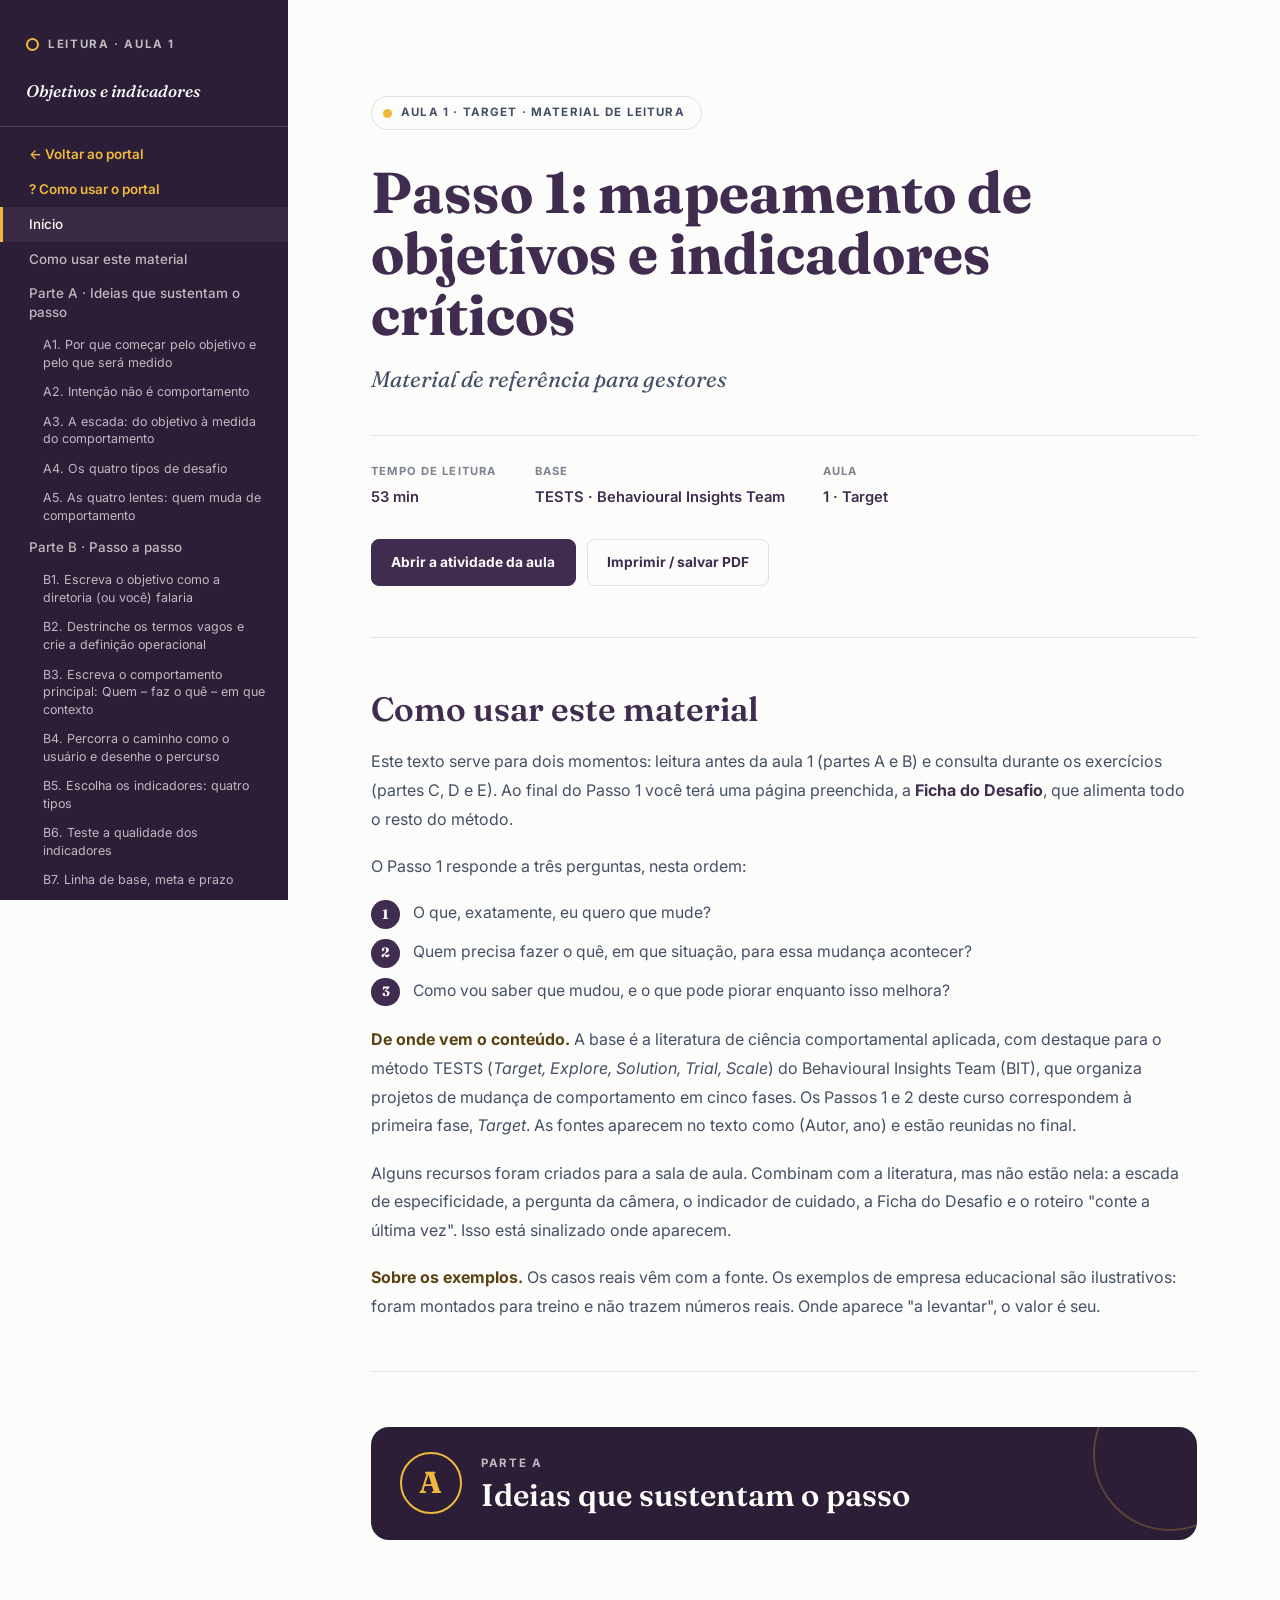
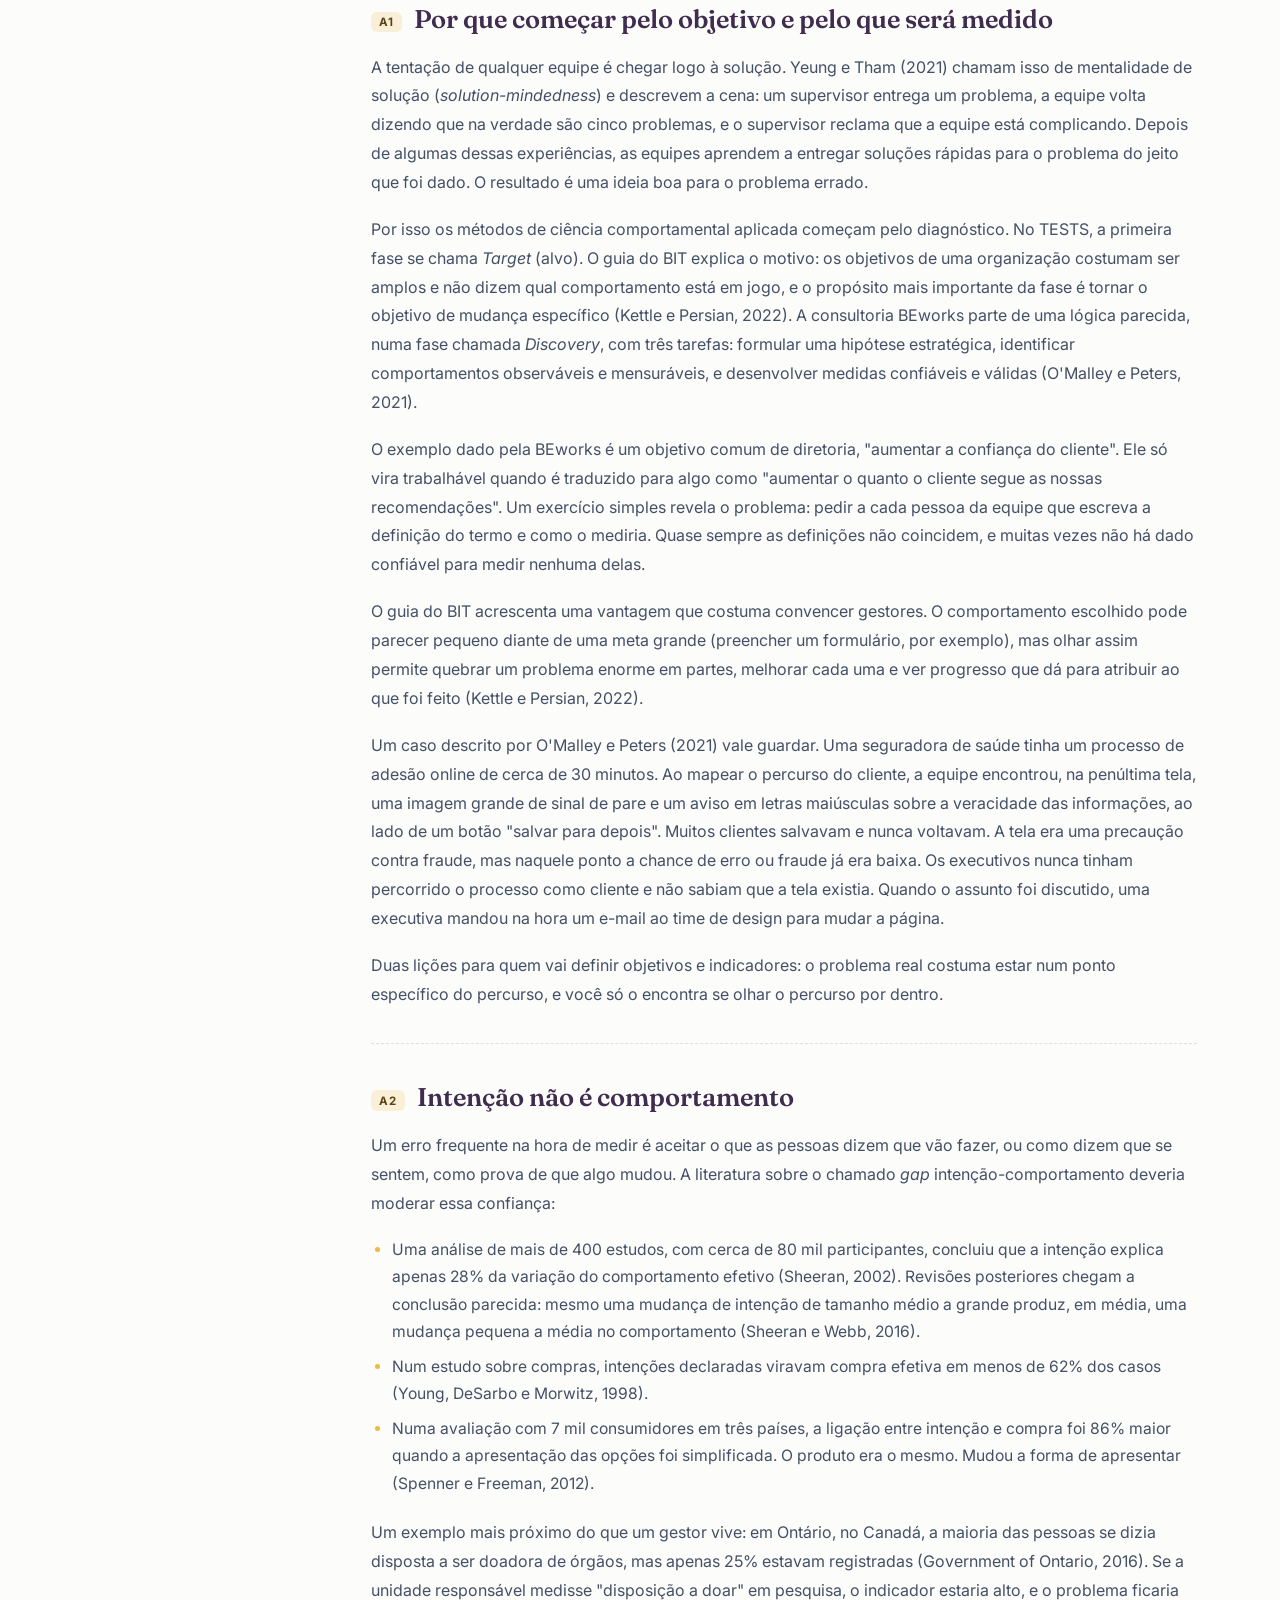
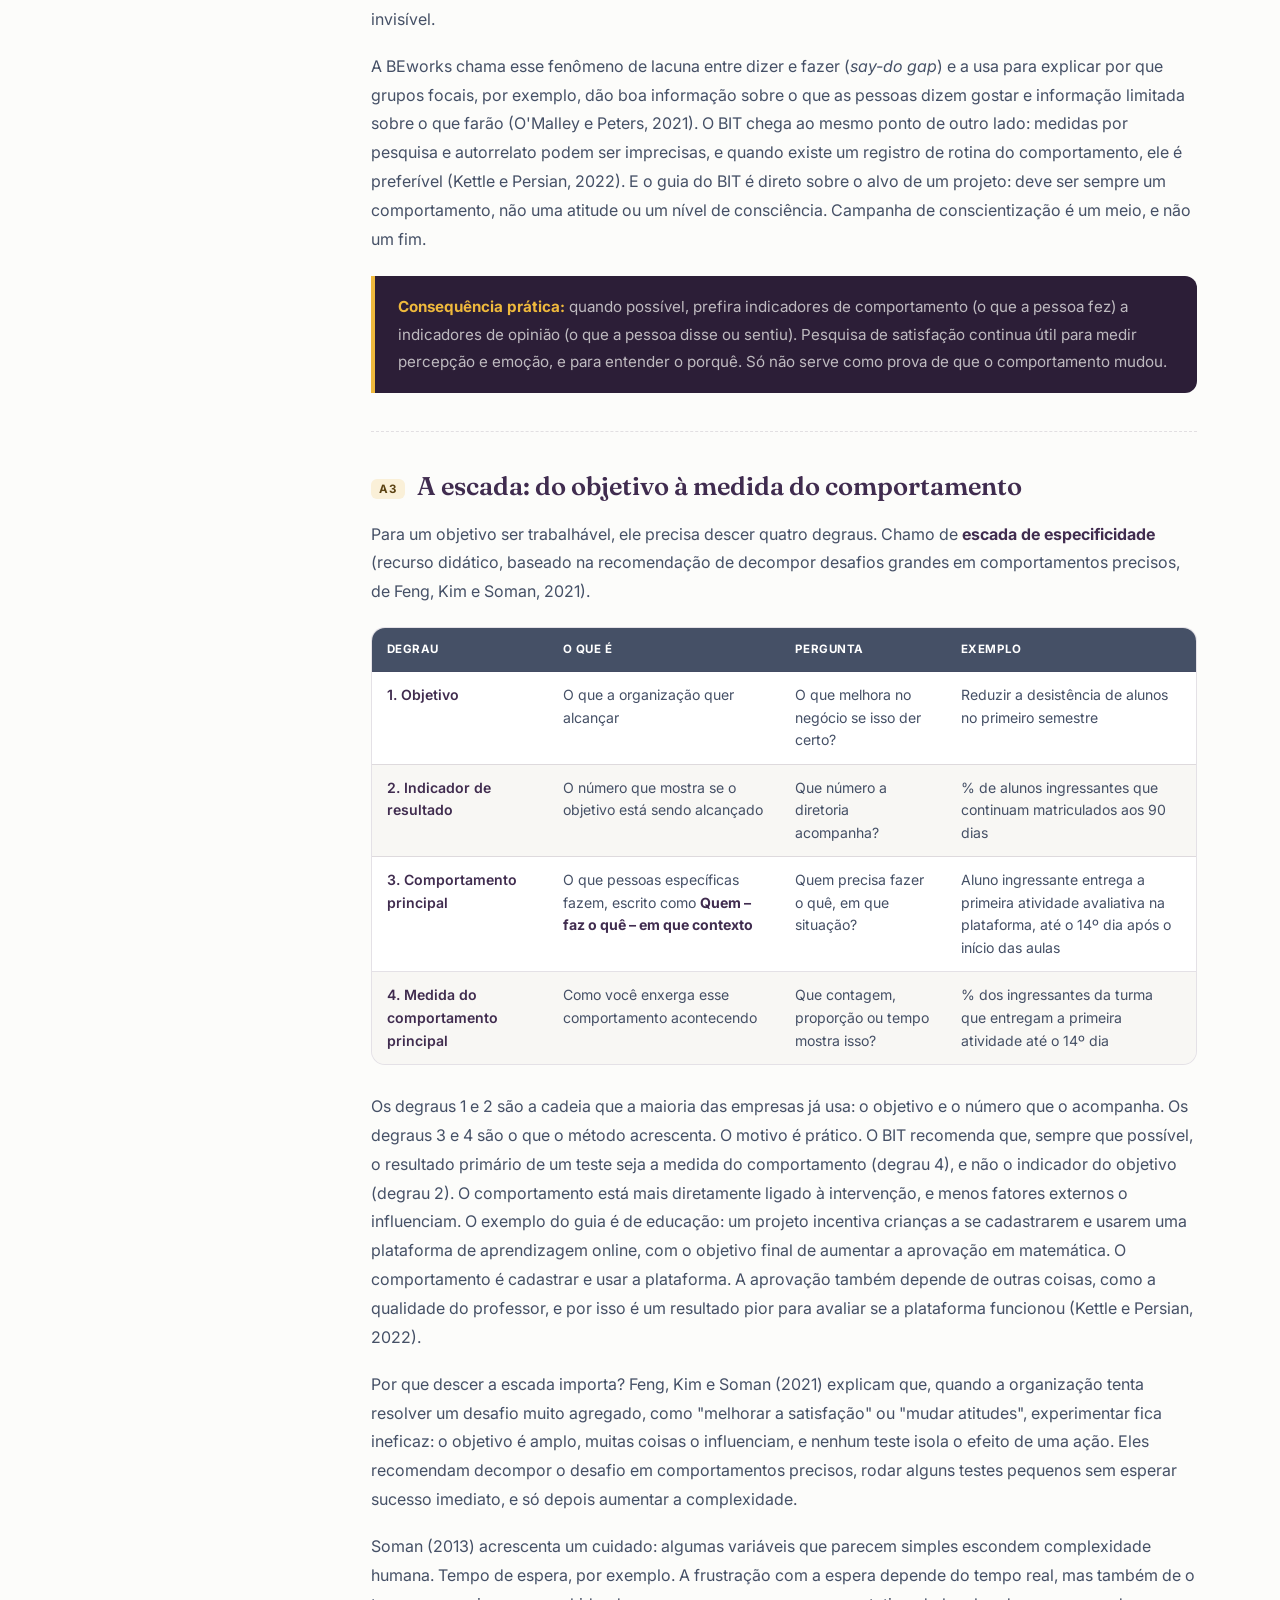
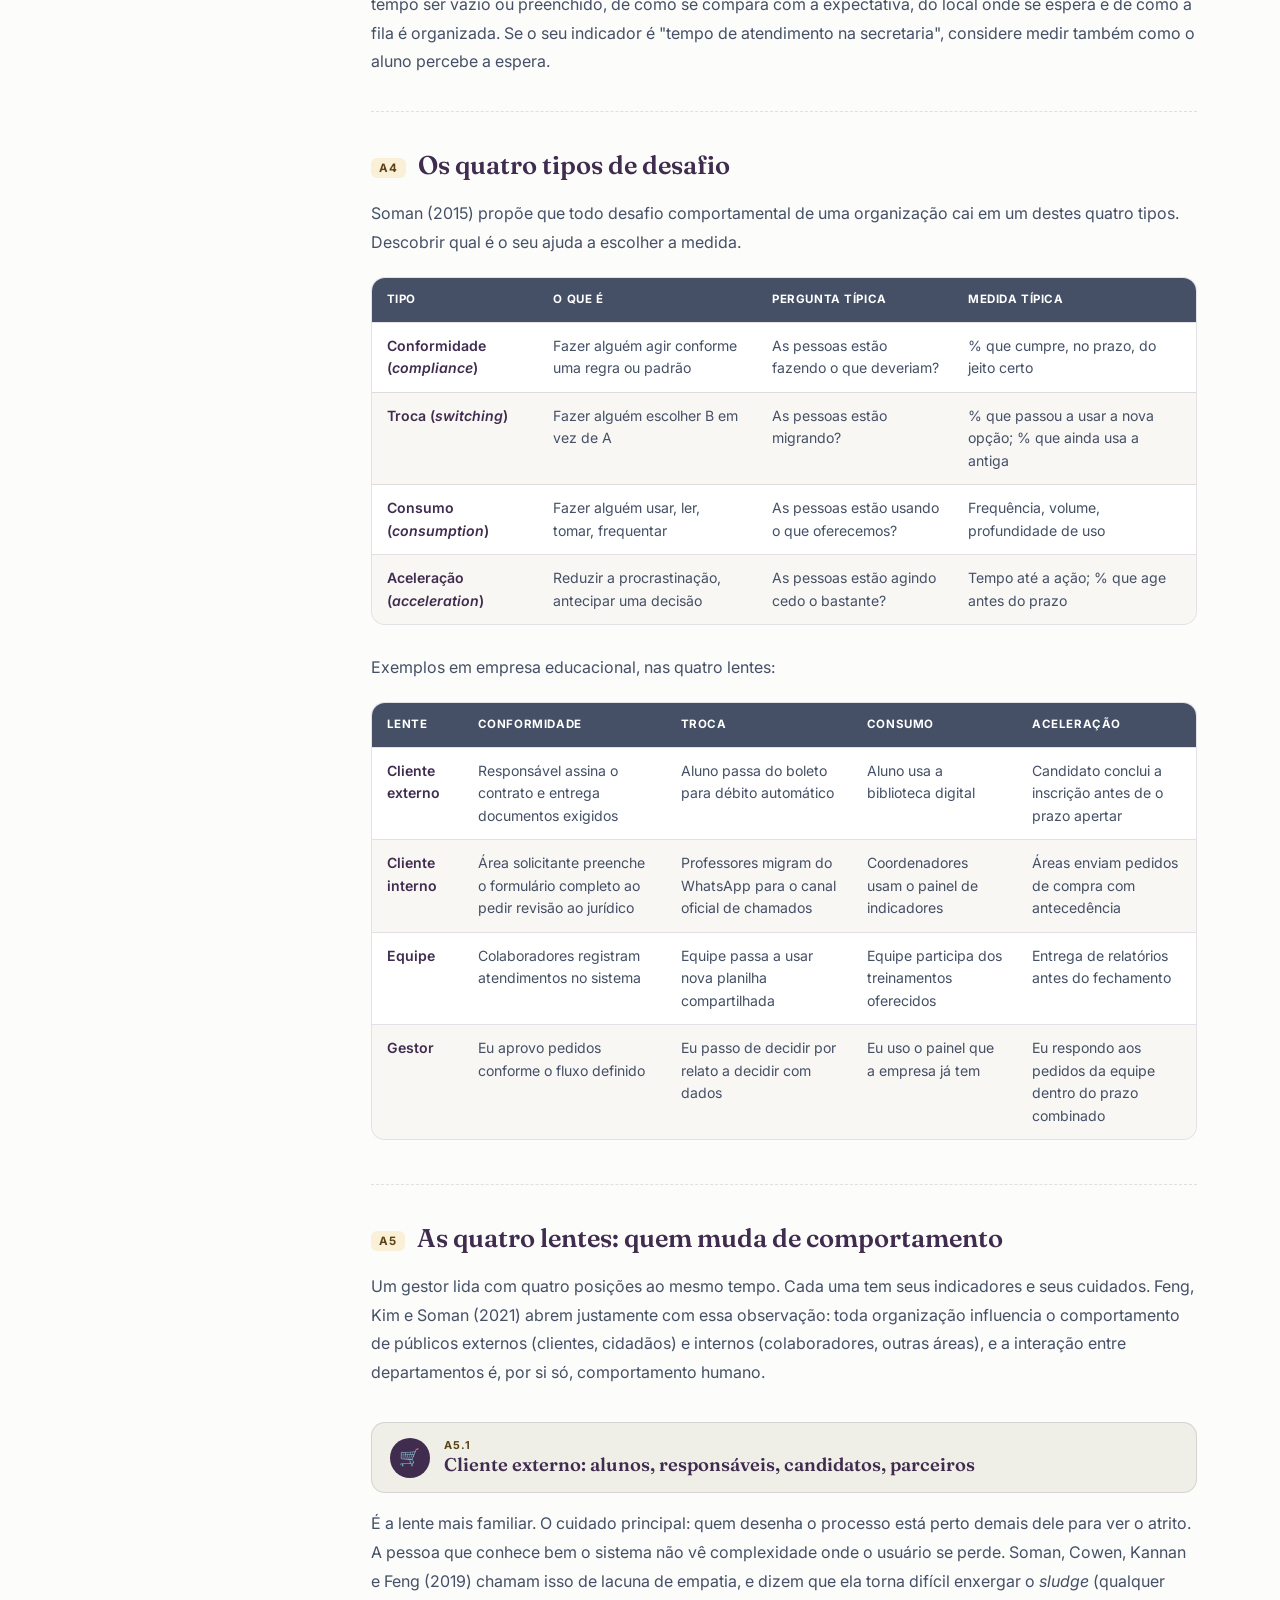
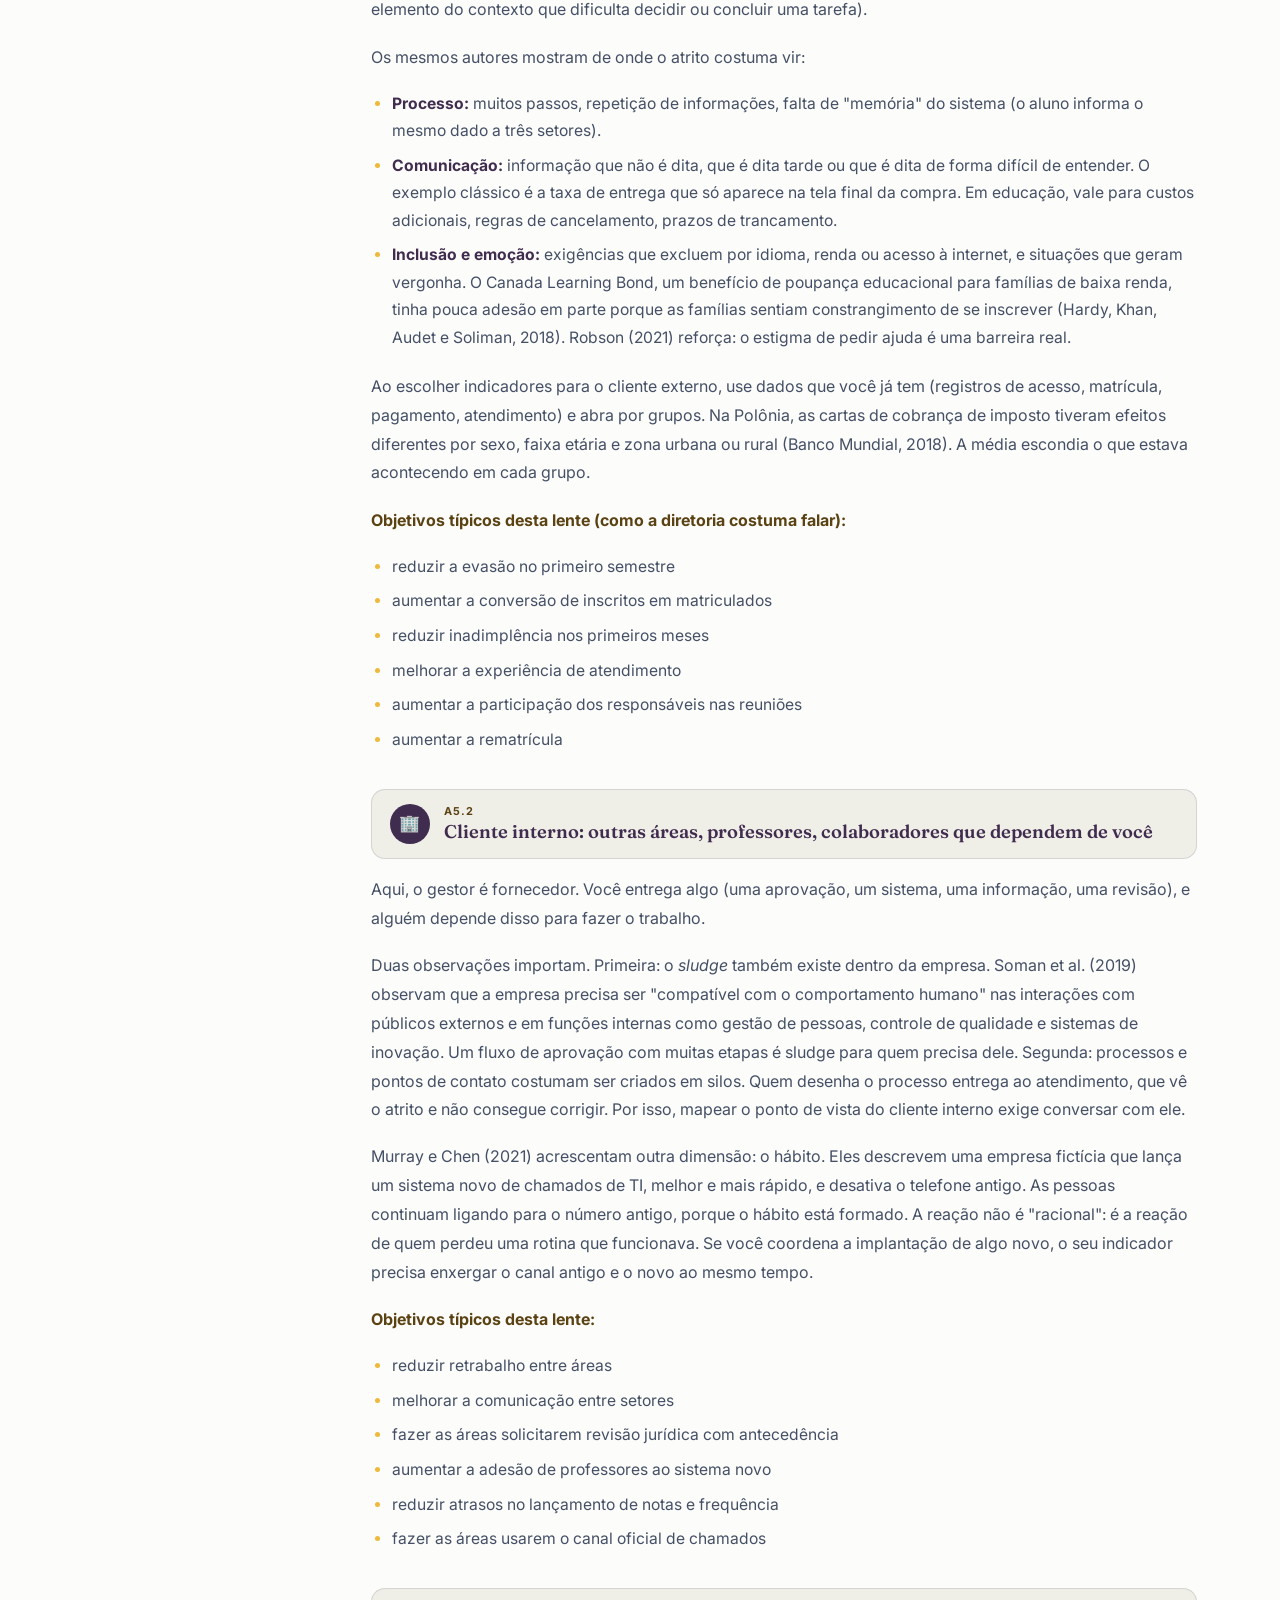
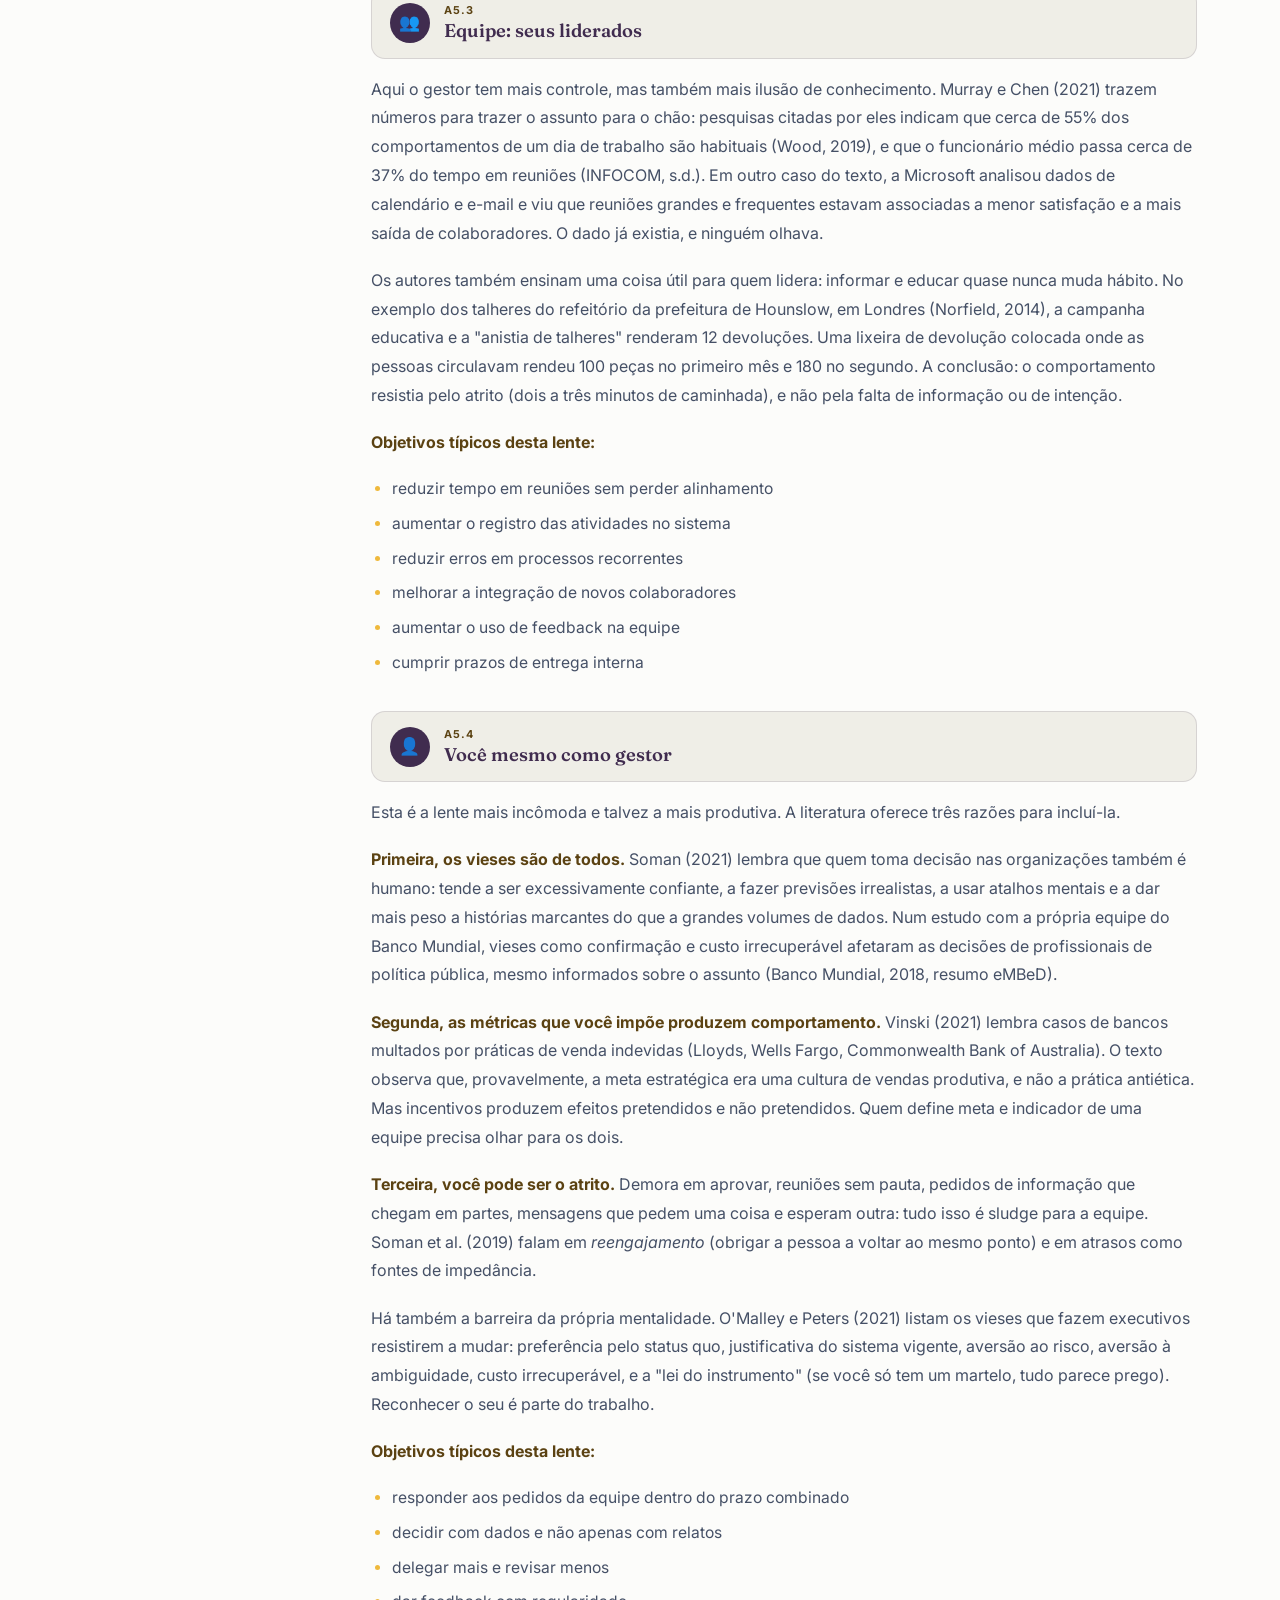
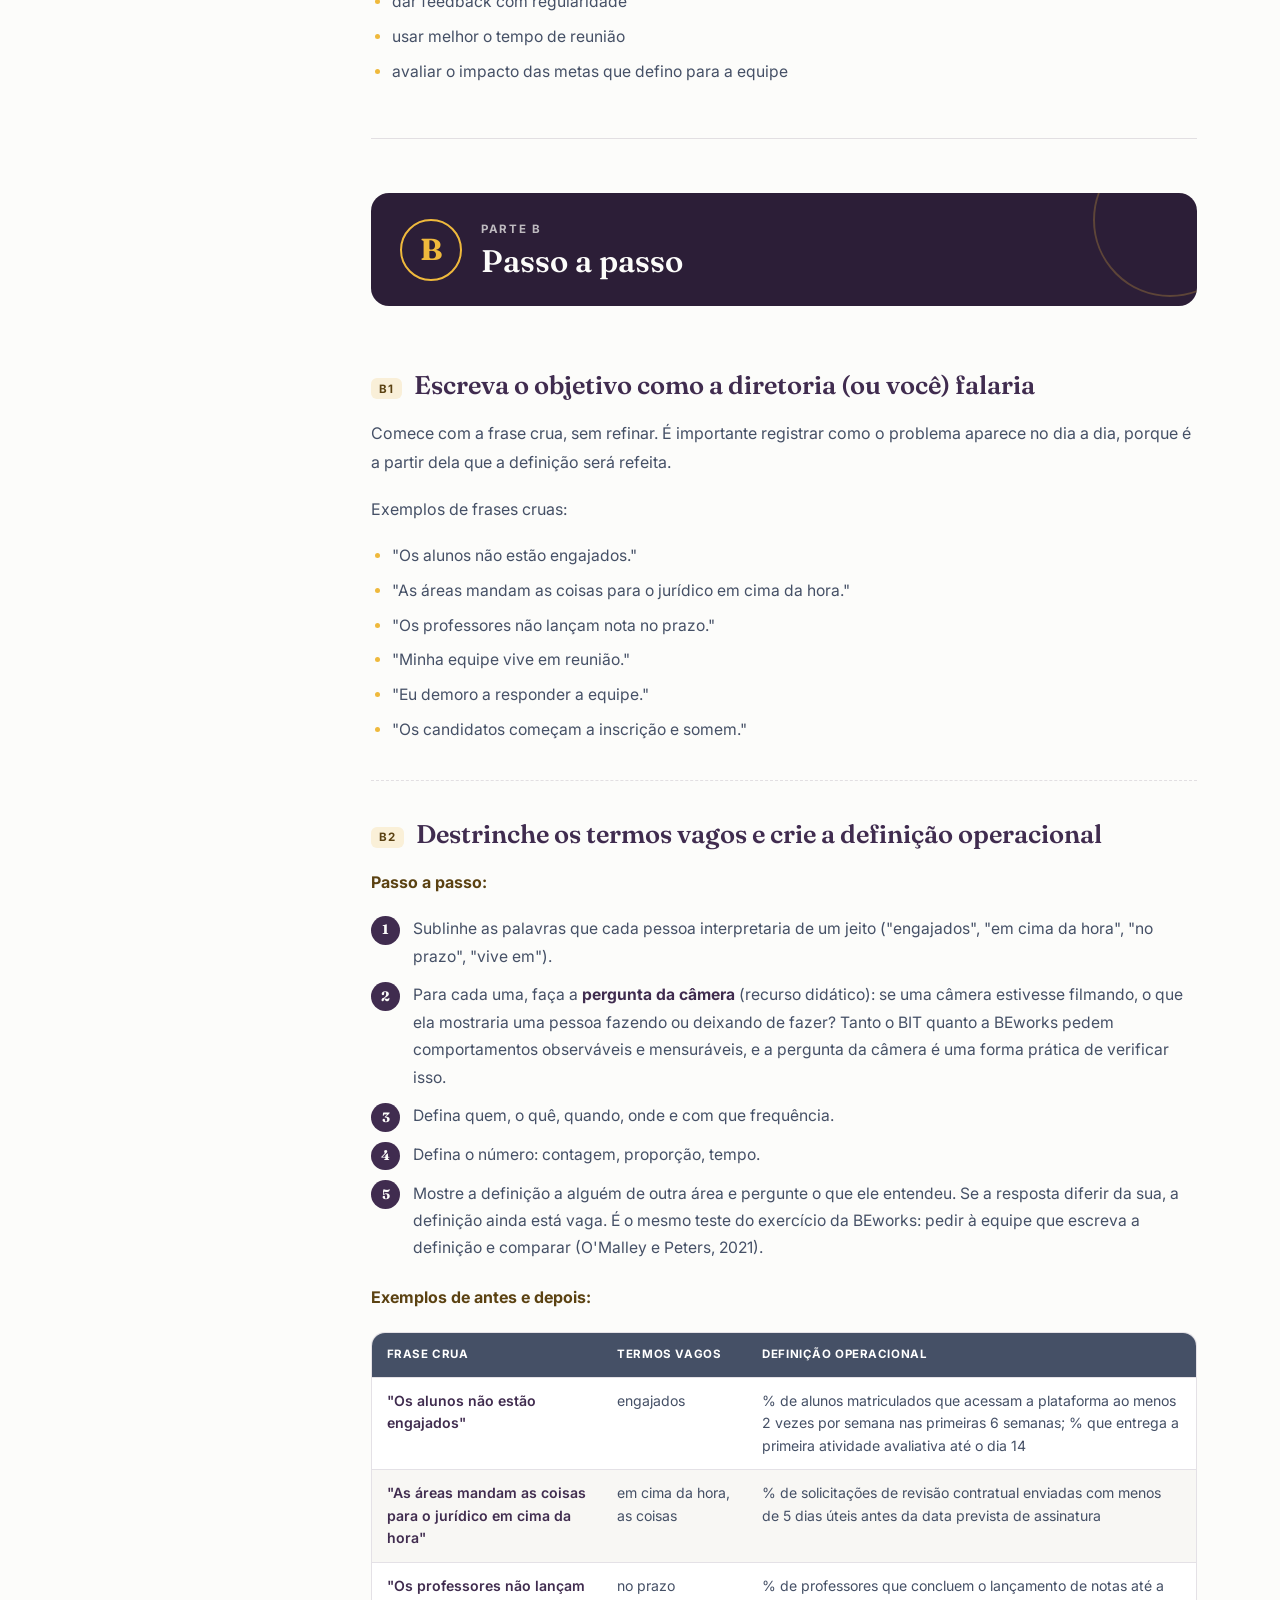
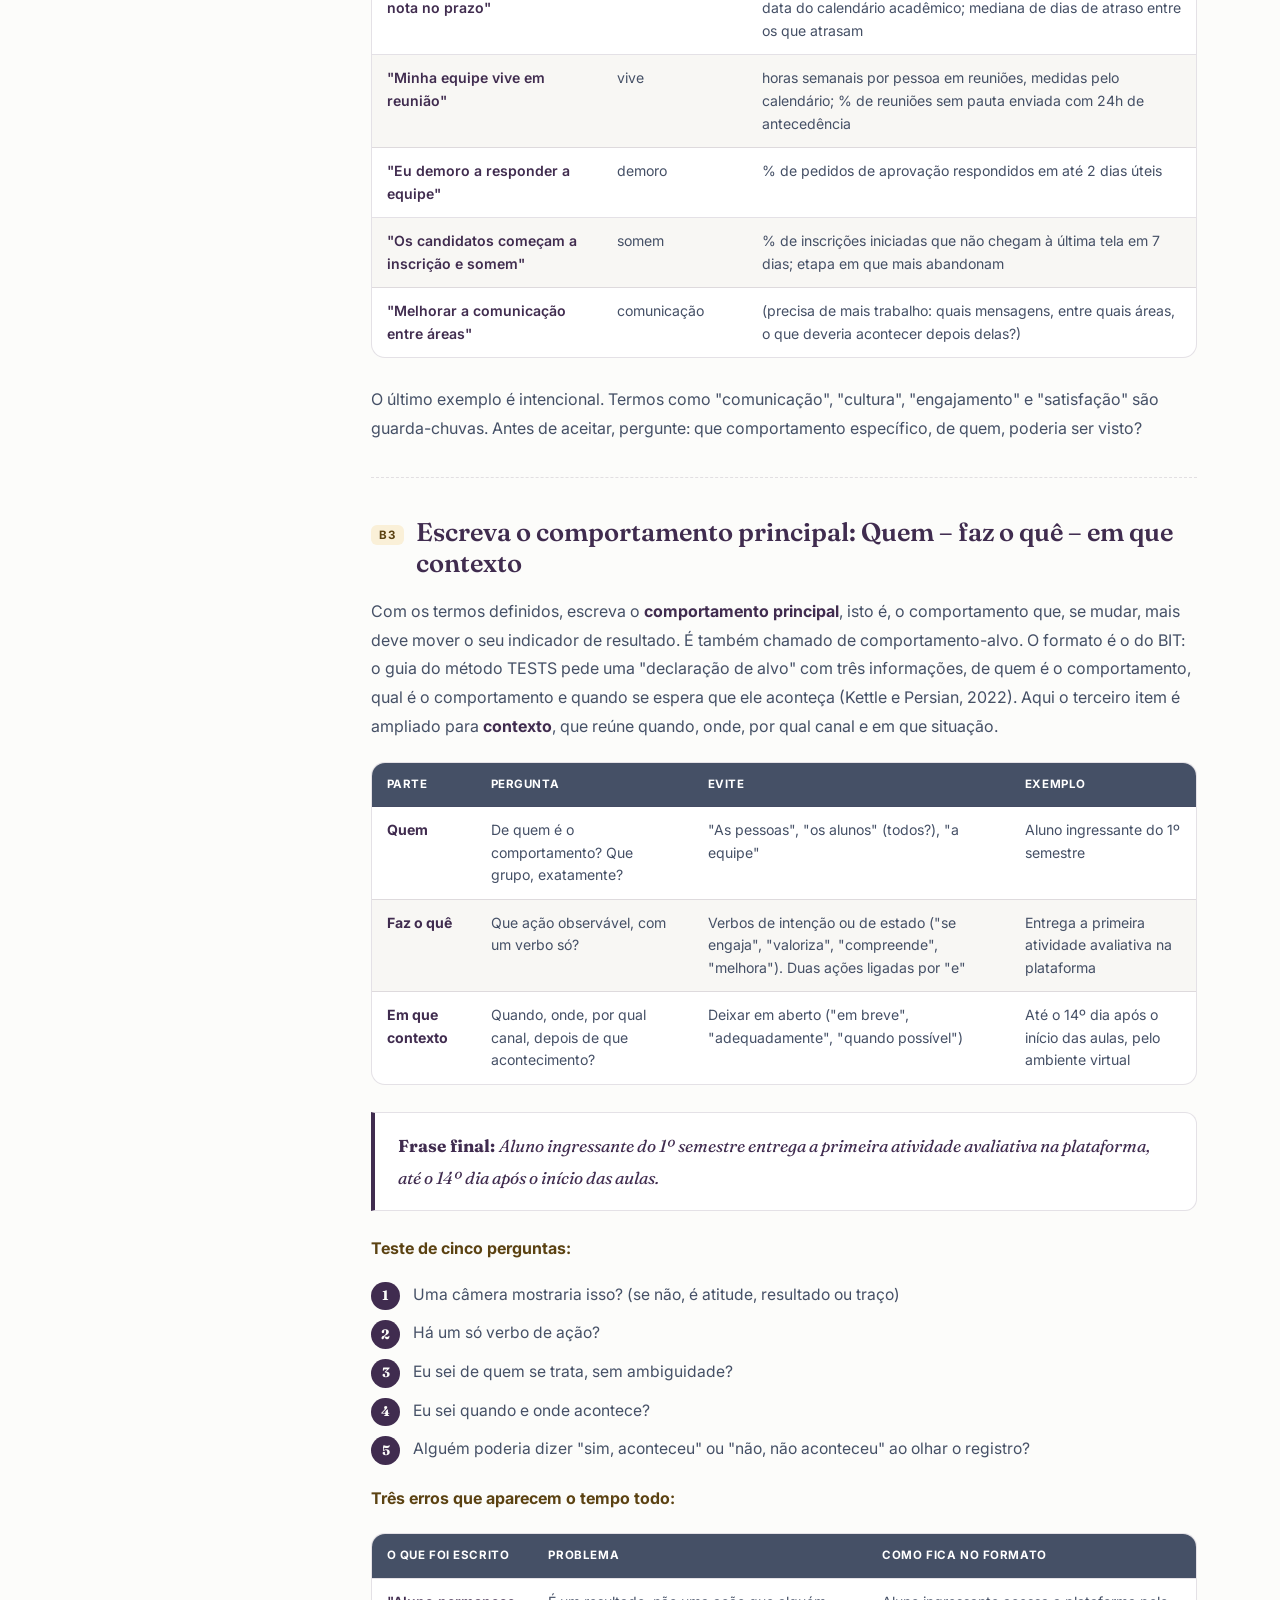
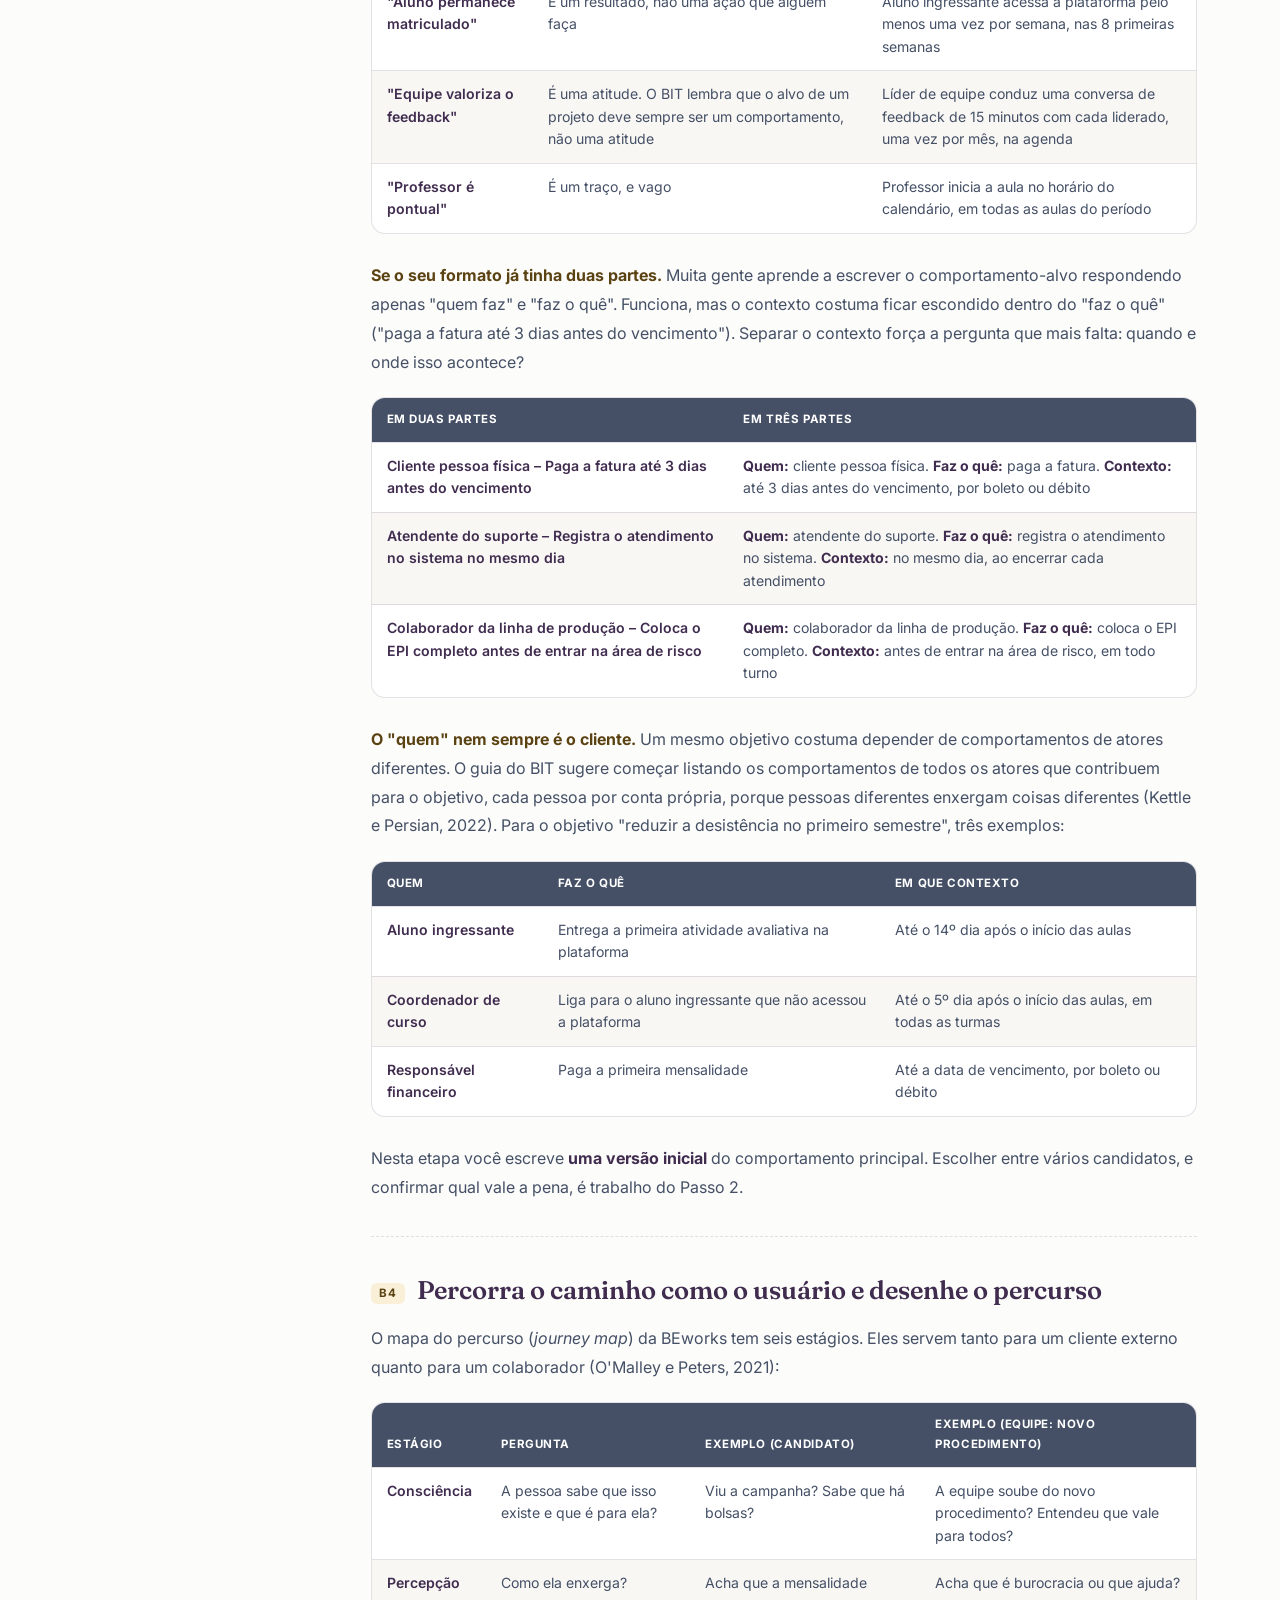
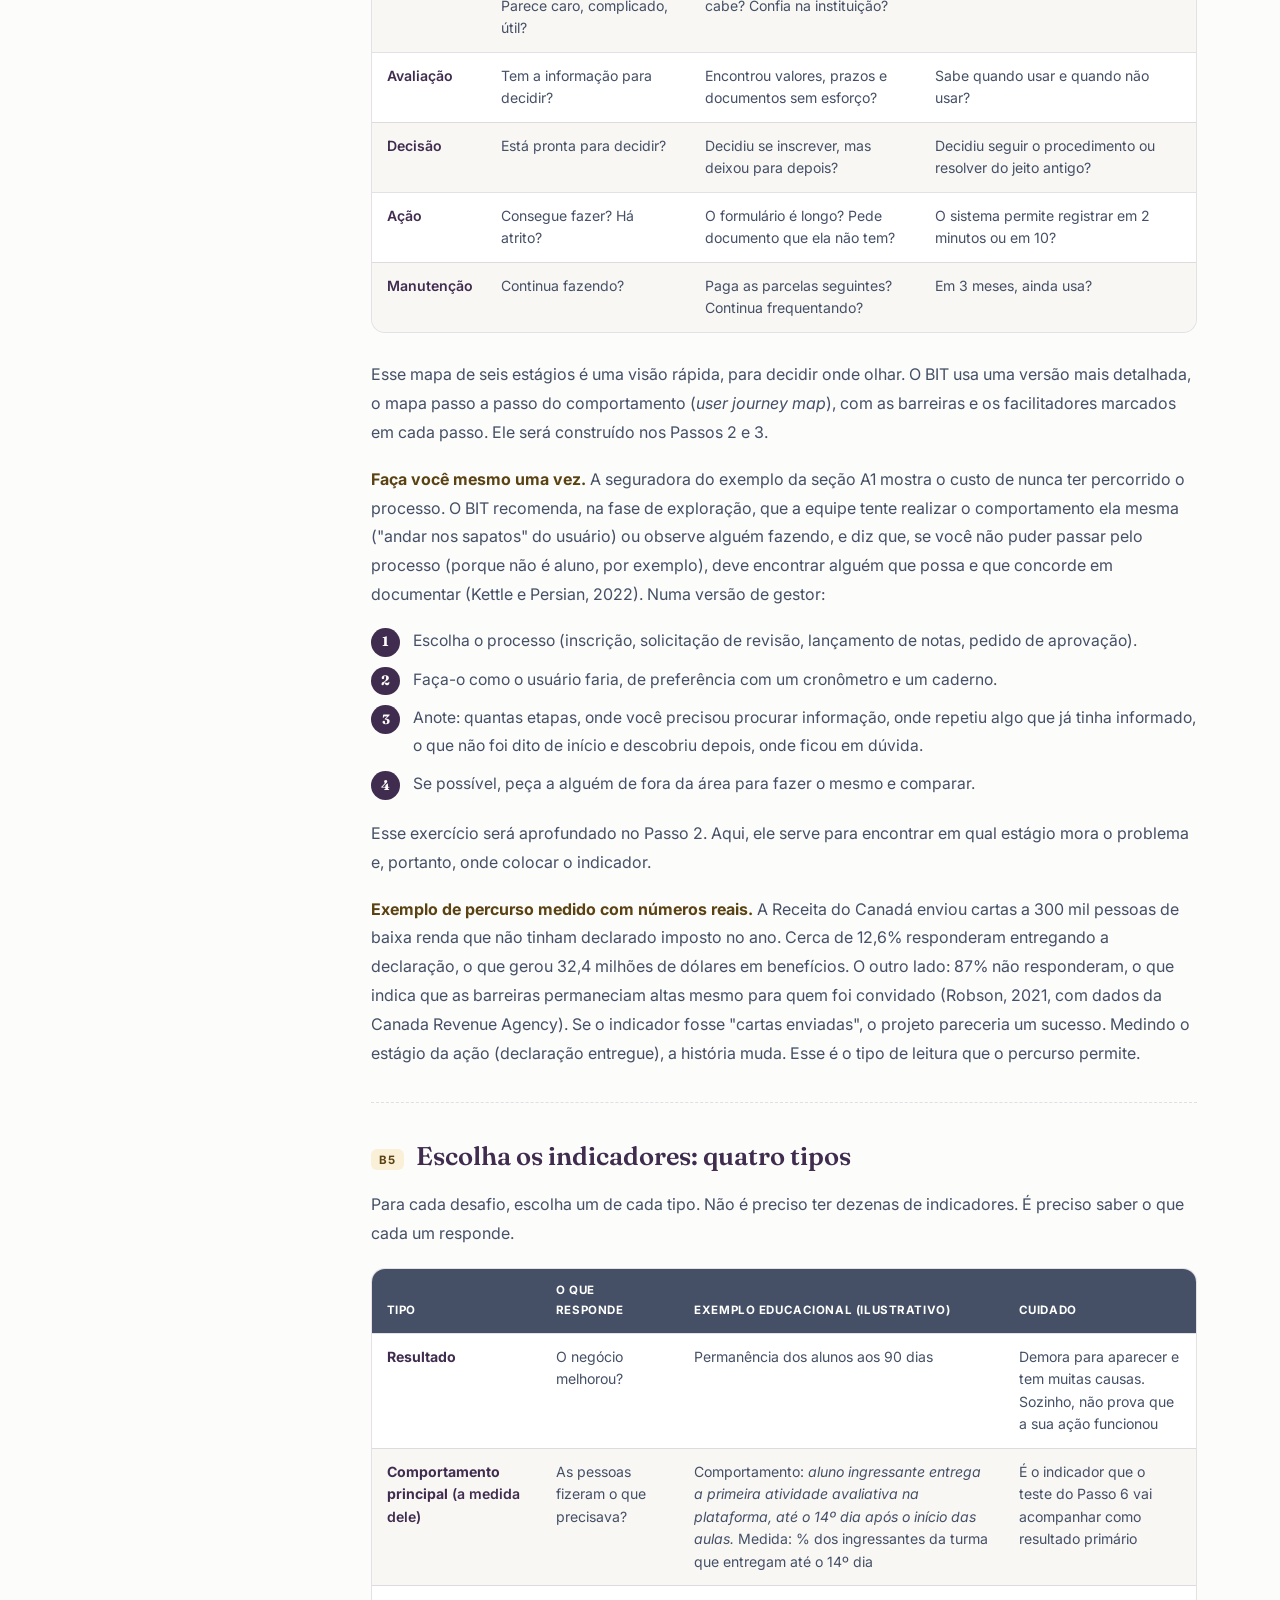
<file: leituras/passo-1-objetivos-e-indicadores.html>
<!DOCTYPE html>
<html lang="pt-BR">
<head>
<meta charset="UTF-8">
<meta name="viewport" content="width=device-width, initial-scale=1.0">
<title>Passo 1: mapeamento de objetivos e indicadores críticos</title>
<!-- Página gerada por ferramentas/gerar_leitura.py a partir do Markdown em conteudo/. Não edite à mão. -->
<link rel="preconnect" href="https://fonts.googleapis.com">
<link rel="preconnect" href="https://fonts.gstatic.com" crossorigin>
<link href="https://fonts.googleapis.com/css2?family=Fraunces:ital,opsz,wght@0,9..144,400;0,9..144,500;0,9..144,600;0,9..144,700;1,9..144,400;1,9..144,500&family=Inter:wght@400;500;600;700&display=swap" rel="stylesheet">
<link rel="stylesheet" href="../assets/css/portal.css">
<link rel="stylesheet" href="../assets/css/leitura.css">
</head>
<body data-chave="passo-1-objetivos-e-indicadores">

<div id="progress-bar"></div>
<button id="sidebar-toggle" aria-label="Abrir sumário"><span></span><span></span><span></span></button>
<div id="overlay"></div>

<nav id="sidebar" aria-label="Sumário">
  <div class="sidebar-badge"><span class="dot"></span><span>Leitura · Aula 1</span></div>
  <div class="sidebar-title">Objetivos e indicadores</div>
  <a class="nav-item nav-voltar" href="../index.html">← Voltar ao portal</a>
  <a class="nav-item nav-ajuda" href="../index.html#ajuda">? Como usar o portal</a>
  <a class="nav-item" href="#intro">Início</a>
  <a class="nav-item" href="#como-usar-este-material">Como usar este material</a>
  <a class="nav-item" href="#parte-a">Parte A · Ideias que sustentam o passo</a>
  <a class="nav-item sub" href="#a1-por-que-comecar-pelo-objetivo-e-pelo-que-sera-medido">A1. Por que começar pelo objetivo e pelo que será medido</a>
  <a class="nav-item sub" href="#a2-intencao-nao-e-comportamento">A2. Intenção não é comportamento</a>
  <a class="nav-item sub" href="#a3-a-escada-do-objetivo-a-medida-do-comportamento">A3. A escada: do objetivo à medida do comportamento</a>
  <a class="nav-item sub" href="#a4-os-quatro-tipos-de-desafio">A4. Os quatro tipos de desafio</a>
  <a class="nav-item sub" href="#a5-as-quatro-lentes-quem-muda-de-comportamento">A5. As quatro lentes: quem muda de comportamento</a>
  <a class="nav-item" href="#parte-b">Parte B · Passo a passo</a>
  <a class="nav-item sub" href="#b1-escreva-o-objetivo-como-a-diretoria-ou-voce-falaria">B1. Escreva o objetivo como a diretoria (ou você) falaria</a>
  <a class="nav-item sub" href="#b2-destrinche-os-termos-vagos-e-crie-a-definicao-operacional">B2. Destrinche os termos vagos e crie a definição operacional</a>
  <a class="nav-item sub" href="#b3-escreva-o-comportamento-principal-quem-faz-o-que-em-que-c">B3. Escreva o comportamento principal: Quem – faz o quê – em que contexto</a>
  <a class="nav-item sub" href="#b4-percorra-o-caminho-como-o-usuario-e-desenhe-o-percurso">B4. Percorra o caminho como o usuário e desenhe o percurso</a>
  <a class="nav-item sub" href="#b5-escolha-os-indicadores-quatro-tipos">B5. Escolha os indicadores: quatro tipos</a>
  <a class="nav-item sub" href="#b6-teste-a-qualidade-dos-indicadores">B6. Teste a qualidade dos indicadores</a>
  <a class="nav-item sub" href="#b7-linha-de-base-meta-e-prazo">B7. Linha de base, meta e prazo</a>
  <a class="nav-item sub" href="#b8-checagem-etica-e-de-escopo">B8. Checagem ética e de escopo</a>
  <a class="nav-item sub" href="#b9-valide-com-alguem-o-roteiro-conte-a-ultima-vez">B9. Valide com alguém: o roteiro &quot;conte a última vez&quot;</a>
  <a class="nav-item sub" href="#b10-preencha-a-ficha-do-desafio">B10. Preencha a Ficha do Desafio</a>
  <a class="nav-item" href="#parte-c">Parte C · Exemplos trabalhados</a>
  <a class="nav-item sub" href="#exemplo-1-coordenacao-de-curso-cliente-externo">Exemplo 1: Coordenação de curso (cliente externo)</a>
  <a class="nav-item sub" href="#exemplo-2-marketing-e-comercial-cliente-externo">Exemplo 2: Marketing e comercial (cliente externo)</a>
  <a class="nav-item sub" href="#exemplo-3-juridico-cliente-interno">Exemplo 3: Jurídico (cliente interno)</a>
  <a class="nav-item sub" href="#exemplo-4-operacional-e-secretaria-academica-cliente-interno">Exemplo 4: Operacional e secretaria acadêmica (cliente interno: professores)</a>
  <a class="nav-item sub" href="#exemplo-5-gerencia-geral-cliente-interno-e-equipe-adocao-de-">Exemplo 5: Gerência geral (cliente interno e equipe: adoção de sistema novo)</a>
  <a class="nav-item sub" href="#exemplo-6-gestor-de-equipe-administrativa-equipe-reunioes">Exemplo 6: Gestor de equipe administrativa (equipe: reuniões)</a>
  <a class="nav-item sub" href="#exemplo-7-o-proprio-gestor-aprovacoes">Exemplo 7: o próprio gestor (aprovações)</a>
  <a class="nav-item sub" href="#banco-de-desafios-por-area-para-treinar">Banco de desafios por área (para treinar)</a>
  <a class="nav-item" href="#parte-d">Parte D · Erros comuns</a>
  <a class="nav-item" href="#parte-e">Parte E · Ficha do Desafio e lista de passagem</a>
  <a class="nav-item sub" href="#ficha-do-desafio-modelo-em-branco">Ficha do Desafio (modelo em branco)</a>
  <a class="nav-item sub" href="#lista-de-passagem-para-o-passo-2">Lista de passagem para o Passo 2</a>
  <a class="nav-item" href="#fontes">Fontes</a>
  <a class="nav-item nav-atividade" href="../atividades/aula-1-comportamento-alvo.html">✎ Ir para a atividade</a>
</nav>

<main class="wrapper">

  <section class="hero" id="intro">
    <div class="hero-tag"><span class="dot"></span>Aula 1 · Target · Material de leitura</div>
    <h1>Passo 1: mapeamento de objetivos e indicadores críticos</h1>
    <p class="hero-sub">Material de referência para gestores</p>
    <div class="hero-meta">
      <div class="meta-item"><span class="meta-label">Tempo de leitura</span><span class="meta-value">53 min</span></div>
      <div class="meta-item"><span class="meta-label">Base</span><span class="meta-value">TESTS · Behavioural Insights Team</span></div>
      <div class="meta-item"><span class="meta-label">Aula</span><span class="meta-value">1 · Target</span></div>
    </div>
    <div class="hero-acoes">
      <a class="hero-btn" href="../atividades/aula-1-comportamento-alvo.html">Abrir a atividade da aula</a>
      <button type="button" class="hero-btn hero-btn-ghost" onclick="window.print()">Imprimir / salvar PDF</button>
    </div>
  </section>

<section class="secao" id="como-usar-este-material"><h2 class="secao-titulo">Como usar este material</h2>
<p>Este texto serve para dois momentos: leitura antes da aula 1 (partes A e B) e consulta durante os exercícios (partes C, D e E). Ao final do Passo 1 você terá uma página preenchida, a <strong>Ficha do Desafio</strong>, que alimenta todo o resto do método.</p>
<p>O Passo 1 responde a três perguntas, nesta ordem:</p>
<ol class="numerada"><li>O que, exatamente, eu quero que mude?</li><li>Quem precisa fazer o quê, em que situação, para essa mudança acontecer?</li><li>Como vou saber que mudou, e o que pode piorar enquanto isso melhora?</li></ol>
<p class="p-rotulo"><strong>De onde vem o conteúdo.</strong> A base é a literatura de ciência comportamental aplicada, com destaque para o método TESTS (<em>Target, Explore, Solution, Trial, Scale</em>) do Behavioural Insights Team (BIT), que organiza projetos de mudança de comportamento em cinco fases. Os Passos 1 e 2 deste curso correspondem à primeira fase, <em>Target</em>. As fontes aparecem no texto como (Autor, ano) e estão reunidas no final.</p>
<p>Alguns recursos foram criados para a sala de aula. Combinam com a literatura, mas não estão nela: a escada de especificidade, a pergunta da câmera, o indicador de cuidado, a Ficha do Desafio e o roteiro "conte a última vez". Isso está sinalizado onde aparecem.</p>
<p class="p-rotulo"><strong>Sobre os exemplos.</strong> Os casos reais vêm com a fonte. Os exemplos de empresa educacional são ilustrativos: foram montados para treino e não trazem números reais. Onde aparece "a levantar", o valor é seu.</p>
</section>
<div class="parte" id="parte-a"><header class="parte-cab"><span class="parte-letra">A</span><div><span class="parte-eyebrow">Parte A</span><h2 class="parte-titulo">Ideias que sustentam o passo</h2></div></header>
<section class="secao" id="a1-por-que-comecar-pelo-objetivo-e-pelo-que-sera-medido"><h3 class="secao-titulo"><span class="secao-cod">A1</span>Por que começar pelo objetivo e pelo que será medido</h3>
<p>A tentação de qualquer equipe é chegar logo à solução. Yeung e Tham (2021) chamam isso de mentalidade de solução (<em>solution-mindedness</em>) e descrevem a cena: um supervisor entrega um problema, a equipe volta dizendo que na verdade são cinco problemas, e o supervisor reclama que a equipe está complicando. Depois de algumas dessas experiências, as equipes aprendem a entregar soluções rápidas para o problema do jeito que foi dado. O resultado é uma ideia boa para o problema errado.</p>
<p>Por isso os métodos de ciência comportamental aplicada começam pelo diagnóstico. No TESTS, a primeira fase se chama <em>Target</em> (alvo). O guia do BIT explica o motivo: os objetivos de uma organização costumam ser amplos e não dizem qual comportamento está em jogo, e o propósito mais importante da fase é tornar o objetivo de mudança específico (Kettle e Persian, 2022). A consultoria BEworks parte de uma lógica parecida, numa fase chamada <em>Discovery</em>, com três tarefas: formular uma hipótese estratégica, identificar comportamentos observáveis e mensuráveis, e desenvolver medidas confiáveis e válidas (O'Malley e Peters, 2021).</p>
<p>O exemplo dado pela BEworks é um objetivo comum de diretoria, "aumentar a confiança do cliente". Ele só vira trabalhável quando é traduzido para algo como "aumentar o quanto o cliente segue as nossas recomendações". Um exercício simples revela o problema: pedir a cada pessoa da equipe que escreva a definição do termo e como o mediria. Quase sempre as definições não coincidem, e muitas vezes não há dado confiável para medir nenhuma delas.</p>
<p>O guia do BIT acrescenta uma vantagem que costuma convencer gestores. O comportamento escolhido pode parecer pequeno diante de uma meta grande (preencher um formulário, por exemplo), mas olhar assim permite quebrar um problema enorme em partes, melhorar cada uma e ver progresso que dá para atribuir ao que foi feito (Kettle e Persian, 2022).</p>
<p>Um caso descrito por O'Malley e Peters (2021) vale guardar. Uma seguradora de saúde tinha um processo de adesão online de cerca de 30 minutos. Ao mapear o percurso do cliente, a equipe encontrou, na penúltima tela, uma imagem grande de sinal de pare e um aviso em letras maiúsculas sobre a veracidade das informações, ao lado de um botão "salvar para depois". Muitos clientes salvavam e nunca voltavam. A tela era uma precaução contra fraude, mas naquele ponto a chance de erro ou fraude já era baixa. Os executivos nunca tinham percorrido o processo como cliente e não sabiam que a tela existia. Quando o assunto foi discutido, uma executiva mandou na hora um e-mail ao time de design para mudar a página.</p>
<p>Duas lições para quem vai definir objetivos e indicadores: o problema real costuma estar num ponto específico do percurso, e você só o encontra se olhar o percurso por dentro.</p>
</section>
<section class="secao" id="a2-intencao-nao-e-comportamento"><h3 class="secao-titulo"><span class="secao-cod">A2</span>Intenção não é comportamento</h3>
<p>Um erro frequente na hora de medir é aceitar o que as pessoas dizem que vão fazer, ou como dizem que se sentem, como prova de que algo mudou. A literatura sobre o chamado <em>gap</em> intenção-comportamento deveria moderar essa confiança:</p>
<ul><li>Uma análise de mais de 400 estudos, com cerca de 80 mil participantes, concluiu que a intenção explica apenas 28% da variação do comportamento efetivo (Sheeran, 2002). Revisões posteriores chegam a conclusão parecida: mesmo uma mudança de intenção de tamanho médio a grande produz, em média, uma mudança pequena a média no comportamento (Sheeran e Webb, 2016).</li><li>Num estudo sobre compras, intenções declaradas viravam compra efetiva em menos de 62% dos casos (Young, DeSarbo e Morwitz, 1998).</li><li>Numa avaliação com 7 mil consumidores em três países, a ligação entre intenção e compra foi 86% maior quando a apresentação das opções foi simplificada. O produto era o mesmo. Mudou a forma de apresentar (Spenner e Freeman, 2012).</li></ul>
<p>Um exemplo mais próximo do que um gestor vive: em Ontário, no Canadá, a maioria das pessoas se dizia disposta a ser doadora de órgãos, mas apenas 25% estavam registradas (Government of Ontario, 2016). Se a unidade responsável medisse "disposição a doar" em pesquisa, o indicador estaria alto, e o problema ficaria invisível.</p>
<p>A BEworks chama esse fenômeno de lacuna entre dizer e fazer (<em>say-do gap</em>) e a usa para explicar por que grupos focais, por exemplo, dão boa informação sobre o que as pessoas dizem gostar e informação limitada sobre o que farão (O'Malley e Peters, 2021). O BIT chega ao mesmo ponto de outro lado: medidas por pesquisa e autorrelato podem ser imprecisas, e quando existe um registro de rotina do comportamento, ele é preferível (Kettle e Persian, 2022). E o guia do BIT é direto sobre o alvo de um projeto: deve ser sempre um comportamento, não uma atitude ou um nível de consciência. Campanha de conscientização é um meio, e não um fim.</p>
<div class="callout callout-chave"><p><strong>Consequência prática:</strong> quando possível, prefira indicadores de comportamento (o que a pessoa fez) a indicadores de opinião (o que a pessoa disse ou sentiu). Pesquisa de satisfação continua útil para medir percepção e emoção, e para entender o porquê. Só não serve como prova de que o comportamento mudou.</p></div>
</section>
<section class="secao" id="a3-a-escada-do-objetivo-a-medida-do-comportamento"><h3 class="secao-titulo"><span class="secao-cod">A3</span>A escada: do objetivo à medida do comportamento</h3>
<p>Para um objetivo ser trabalhável, ele precisa descer quatro degraus. Chamo de <strong>escada de especificidade</strong> (recurso didático, baseado na recomendação de decompor desafios grandes em comportamentos precisos, de Feng, Kim e Soman, 2021).</p>
<div class="tabela-wrap"><table class="tabela tabela-cards"><thead><tr><th>Degrau</th><th>O que é</th><th>Pergunta</th><th>Exemplo</th></tr></thead><tbody><tr><td data-label="Degrau">1. Objetivo</td><td data-label="O que é">O que a organização quer alcançar</td><td data-label="Pergunta">O que melhora no negócio se isso der certo?</td><td data-label="Exemplo">Reduzir a desistência de alunos no primeiro semestre</td></tr><tr><td data-label="Degrau">2. Indicador de resultado</td><td data-label="O que é">O número que mostra se o objetivo está sendo alcançado</td><td data-label="Pergunta">Que número a diretoria acompanha?</td><td data-label="Exemplo">% de alunos ingressantes que continuam matriculados aos 90 dias</td></tr><tr><td data-label="Degrau">3. Comportamento principal</td><td data-label="O que é">O que pessoas específicas fazem, escrito como <strong>Quem – faz o quê – em que contexto</strong></td><td data-label="Pergunta">Quem precisa fazer o quê, em que situação?</td><td data-label="Exemplo">Aluno ingressante entrega a primeira atividade avaliativa na plataforma, até o 14º dia após o início das aulas</td></tr><tr><td data-label="Degrau">4. Medida do comportamento principal</td><td data-label="O que é">Como você enxerga esse comportamento acontecendo</td><td data-label="Pergunta">Que contagem, proporção ou tempo mostra isso?</td><td data-label="Exemplo">% dos ingressantes da turma que entregam a primeira atividade até o 14º dia</td></tr></tbody></table></div>
<p>Os degraus 1 e 2 são a cadeia que a maioria das empresas já usa: o objetivo e o número que o acompanha. Os degraus 3 e 4 são o que o método acrescenta. O motivo é prático. O BIT recomenda que, sempre que possível, o resultado primário de um teste seja a medida do comportamento (degrau 4), e não o indicador do objetivo (degrau 2). O comportamento está mais diretamente ligado à intervenção, e menos fatores externos o influenciam. O exemplo do guia é de educação: um projeto incentiva crianças a se cadastrarem e usarem uma plataforma de aprendizagem online, com o objetivo final de aumentar a aprovação em matemática. O comportamento é cadastrar e usar a plataforma. A aprovação também depende de outras coisas, como a qualidade do professor, e por isso é um resultado pior para avaliar se a plataforma funcionou (Kettle e Persian, 2022).</p>
<p>Por que descer a escada importa? Feng, Kim e Soman (2021) explicam que, quando a organização tenta resolver um desafio muito agregado, como "melhorar a satisfação" ou "mudar atitudes", experimentar fica ineficaz: o objetivo é amplo, muitas coisas o influenciam, e nenhum teste isola o efeito de uma ação. Eles recomendam decompor o desafio em comportamentos precisos, rodar alguns testes pequenos sem esperar sucesso imediato, e só depois aumentar a complexidade.</p>
<p>Soman (2013) acrescenta um cuidado: algumas variáveis que parecem simples escondem complexidade humana. Tempo de espera, por exemplo. A frustração com a espera depende do tempo real, mas também de o tempo ser vazio ou preenchido, de como se compara com a expectativa, do local onde se espera e de como a fila é organizada. Se o seu indicador é "tempo de atendimento na secretaria", considere medir também como o aluno percebe a espera.</p>
</section>
<section class="secao" id="a4-os-quatro-tipos-de-desafio"><h3 class="secao-titulo"><span class="secao-cod">A4</span>Os quatro tipos de desafio</h3>
<p>Soman (2015) propõe que todo desafio comportamental de uma organização cai em um destes quatro tipos. Descobrir qual é o seu ajuda a escolher a medida.</p>
<div class="tabela-wrap"><table class="tabela tabela-cards"><thead><tr><th>Tipo</th><th>O que é</th><th>Pergunta típica</th><th>Medida típica</th></tr></thead><tbody><tr><td data-label="Tipo">Conformidade (<em>compliance</em>)</td><td data-label="O que é">Fazer alguém agir conforme uma regra ou padrão</td><td data-label="Pergunta típica">As pessoas estão fazendo o que deveriam?</td><td data-label="Medida típica">% que cumpre, no prazo, do jeito certo</td></tr><tr><td data-label="Tipo">Troca (<em>switching</em>)</td><td data-label="O que é">Fazer alguém escolher B em vez de A</td><td data-label="Pergunta típica">As pessoas estão migrando?</td><td data-label="Medida típica">% que passou a usar a nova opção; % que ainda usa a antiga</td></tr><tr><td data-label="Tipo">Consumo (<em>consumption</em>)</td><td data-label="O que é">Fazer alguém usar, ler, tomar, frequentar</td><td data-label="Pergunta típica">As pessoas estão usando o que oferecemos?</td><td data-label="Medida típica">Frequência, volume, profundidade de uso</td></tr><tr><td data-label="Tipo">Aceleração (<em>acceleration</em>)</td><td data-label="O que é">Reduzir a procrastinação, antecipar uma decisão</td><td data-label="Pergunta típica">As pessoas estão agindo cedo o bastante?</td><td data-label="Medida típica">Tempo até a ação; % que age antes do prazo</td></tr></tbody></table></div>
<p>Exemplos em empresa educacional, nas quatro lentes:</p>
<div class="tabela-wrap"><table class="tabela tabela-cards"><thead><tr><th>Lente</th><th>Conformidade</th><th>Troca</th><th>Consumo</th><th>Aceleração</th></tr></thead><tbody><tr><td data-label="Lente">Cliente externo</td><td data-label="Conformidade">Responsável assina o contrato e entrega documentos exigidos</td><td data-label="Troca">Aluno passa do boleto para débito automático</td><td data-label="Consumo">Aluno usa a biblioteca digital</td><td data-label="Aceleração">Candidato conclui a inscrição antes de o prazo apertar</td></tr><tr><td data-label="Lente">Cliente interno</td><td data-label="Conformidade">Área solicitante preenche o formulário completo ao pedir revisão ao jurídico</td><td data-label="Troca">Professores migram do WhatsApp para o canal oficial de chamados</td><td data-label="Consumo">Coordenadores usam o painel de indicadores</td><td data-label="Aceleração">Áreas enviam pedidos de compra com antecedência</td></tr><tr><td data-label="Lente">Equipe</td><td data-label="Conformidade">Colaboradores registram atendimentos no sistema</td><td data-label="Troca">Equipe passa a usar nova planilha compartilhada</td><td data-label="Consumo">Equipe participa dos treinamentos oferecidos</td><td data-label="Aceleração">Entrega de relatórios antes do fechamento</td></tr><tr><td data-label="Lente">Gestor</td><td data-label="Conformidade">Eu aprovo pedidos conforme o fluxo definido</td><td data-label="Troca">Eu passo de decidir por relato a decidir com dados</td><td data-label="Consumo">Eu uso o painel que a empresa já tem</td><td data-label="Aceleração">Eu respondo aos pedidos da equipe dentro do prazo combinado</td></tr></tbody></table></div>
</section>
<section class="secao" id="a5-as-quatro-lentes-quem-muda-de-comportamento"><h3 class="secao-titulo"><span class="secao-cod">A5</span>As quatro lentes: quem muda de comportamento</h3>
<p>Um gestor lida com quatro posições ao mesmo tempo. Cada uma tem seus indicadores e seus cuidados. Feng, Kim e Soman (2021) abrem justamente com essa observação: toda organização influencia o comportamento de públicos externos (clientes, cidadãos) e internos (colaboradores, outras áreas), e a interação entre departamentos é, por si só, comportamento humano.</p>
<h4 class="lente" id="a5-1-cliente-externo-alunos-responsaveis-candidatos-parceiro"><span class="lente-ico" aria-hidden="true">🛒</span><span><span class="lente-cod">A5.1</span>Cliente externo: alunos, responsáveis, candidatos, parceiros</span></h4>
<p>É a lente mais familiar. O cuidado principal: quem desenha o processo está perto demais dele para ver o atrito. A pessoa que conhece bem o sistema não vê complexidade onde o usuário se perde. Soman, Cowen, Kannan e Feng (2019) chamam isso de lacuna de empatia, e dizem que ela torna difícil enxergar o <em>sludge</em> (qualquer elemento do contexto que dificulta decidir ou concluir uma tarefa).</p>
<p>Os mesmos autores mostram de onde o atrito costuma vir:</p>
<ul><li><strong>Processo:</strong> muitos passos, repetição de informações, falta de "memória" do sistema (o aluno informa o mesmo dado a três setores).</li><li><strong>Comunicação:</strong> informação que não é dita, que é dita tarde ou que é dita de forma difícil de entender. O exemplo clássico é a taxa de entrega que só aparece na tela final da compra. Em educação, vale para custos adicionais, regras de cancelamento, prazos de trancamento.</li><li><strong>Inclusão e emoção:</strong> exigências que excluem por idioma, renda ou acesso à internet, e situações que geram vergonha. O Canada Learning Bond, um benefício de poupança educacional para famílias de baixa renda, tinha pouca adesão em parte porque as famílias sentiam constrangimento de se inscrever (Hardy, Khan, Audet e Soliman, 2018). Robson (2021) reforça: o estigma de pedir ajuda é uma barreira real.</li></ul>
<p>Ao escolher indicadores para o cliente externo, use dados que você já tem (registros de acesso, matrícula, pagamento, atendimento) e abra por grupos. Na Polônia, as cartas de cobrança de imposto tiveram efeitos diferentes por sexo, faixa etária e zona urbana ou rural (Banco Mundial, 2018). A média escondia o que estava acontecendo em cada grupo.</p>
<p class="p-rotulo"><strong>Objetivos típicos desta lente (como a diretoria costuma falar):</strong></p>
<ul><li>reduzir a evasão no primeiro semestre</li><li>aumentar a conversão de inscritos em matriculados</li><li>reduzir inadimplência nos primeiros meses</li><li>melhorar a experiência de atendimento</li><li>aumentar a participação dos responsáveis nas reuniões</li><li>aumentar a rematrícula</li></ul>
<h4 class="lente" id="a5-2-cliente-interno-outras-areas-professores-colaboradores-"><span class="lente-ico" aria-hidden="true">🏢</span><span><span class="lente-cod">A5.2</span>Cliente interno: outras áreas, professores, colaboradores que dependem de você</span></h4>
<p>Aqui, o gestor é fornecedor. Você entrega algo (uma aprovação, um sistema, uma informação, uma revisão), e alguém depende disso para fazer o trabalho.</p>
<p>Duas observações importam. Primeira: o <em>sludge</em> também existe dentro da empresa. Soman et al. (2019) observam que a empresa precisa ser "compatível com o comportamento humano" nas interações com públicos externos e em funções internas como gestão de pessoas, controle de qualidade e sistemas de inovação. Um fluxo de aprovação com muitas etapas é sludge para quem precisa dele. Segunda: processos e pontos de contato costumam ser criados em silos. Quem desenha o processo entrega ao atendimento, que vê o atrito e não consegue corrigir. Por isso, mapear o ponto de vista do cliente interno exige conversar com ele.</p>
<p>Murray e Chen (2021) acrescentam outra dimensão: o hábito. Eles descrevem uma empresa fictícia que lança um sistema novo de chamados de TI, melhor e mais rápido, e desativa o telefone antigo. As pessoas continuam ligando para o número antigo, porque o hábito está formado. A reação não é "racional": é a reação de quem perdeu uma rotina que funcionava. Se você coordena a implantação de algo novo, o seu indicador precisa enxergar o canal antigo e o novo ao mesmo tempo.</p>
<p class="p-rotulo"><strong>Objetivos típicos desta lente:</strong></p>
<ul><li>reduzir retrabalho entre áreas</li><li>melhorar a comunicação entre setores</li><li>fazer as áreas solicitarem revisão jurídica com antecedência</li><li>aumentar a adesão de professores ao sistema novo</li><li>reduzir atrasos no lançamento de notas e frequência</li><li>fazer as áreas usarem o canal oficial de chamados</li></ul>
<h4 class="lente" id="a5-3-equipe-seus-liderados"><span class="lente-ico" aria-hidden="true">👥</span><span><span class="lente-cod">A5.3</span>Equipe: seus liderados</span></h4>
<p>Aqui o gestor tem mais controle, mas também mais ilusão de conhecimento. Murray e Chen (2021) trazem números para trazer o assunto para o chão: pesquisas citadas por eles indicam que cerca de 55% dos comportamentos de um dia de trabalho são habituais (Wood, 2019), e que o funcionário médio passa cerca de 37% do tempo em reuniões (INFOCOM, s.d.). Em outro caso do texto, a Microsoft analisou dados de calendário e e-mail e viu que reuniões grandes e frequentes estavam associadas a menor satisfação e a mais saída de colaboradores. O dado já existia, e ninguém olhava.</p>
<p>Os autores também ensinam uma coisa útil para quem lidera: informar e educar quase nunca muda hábito. No exemplo dos talheres do refeitório da prefeitura de Hounslow, em Londres (Norfield, 2014), a campanha educativa e a "anistia de talheres" renderam 12 devoluções. Uma lixeira de devolução colocada onde as pessoas circulavam rendeu 100 peças no primeiro mês e 180 no segundo. A conclusão: o comportamento resistia pelo atrito (dois a três minutos de caminhada), e não pela falta de informação ou de intenção.</p>
<p class="p-rotulo"><strong>Objetivos típicos desta lente:</strong></p>
<ul><li>reduzir tempo em reuniões sem perder alinhamento</li><li>aumentar o registro das atividades no sistema</li><li>reduzir erros em processos recorrentes</li><li>melhorar a integração de novos colaboradores</li><li>aumentar o uso de feedback na equipe</li><li>cumprir prazos de entrega interna</li></ul>
<h4 class="lente" id="a5-4-voce-mesmo-como-gestor"><span class="lente-ico" aria-hidden="true">👤</span><span><span class="lente-cod">A5.4</span>Você mesmo como gestor</span></h4>
<p>Esta é a lente mais incômoda e talvez a mais produtiva. A literatura oferece três razões para incluí-la.</p>
<p class="p-rotulo"><strong>Primeira, os vieses são de todos.</strong> Soman (2021) lembra que quem toma decisão nas organizações também é humano: tende a ser excessivamente confiante, a fazer previsões irrealistas, a usar atalhos mentais e a dar mais peso a histórias marcantes do que a grandes volumes de dados. Num estudo com a própria equipe do Banco Mundial, vieses como confirmação e custo irrecuperável afetaram as decisões de profissionais de política pública, mesmo informados sobre o assunto (Banco Mundial, 2018, resumo eMBeD).</p>
<p class="p-rotulo"><strong>Segunda, as métricas que você impõe produzem comportamento.</strong> Vinski (2021) lembra casos de bancos multados por práticas de venda indevidas (Lloyds, Wells Fargo, Commonwealth Bank of Australia). O texto observa que, provavelmente, a meta estratégica era uma cultura de vendas produtiva, e não a prática antiética. Mas incentivos produzem efeitos pretendidos e não pretendidos. Quem define meta e indicador de uma equipe precisa olhar para os dois.</p>
<p class="p-rotulo"><strong>Terceira, você pode ser o atrito.</strong> Demora em aprovar, reuniões sem pauta, pedidos de informação que chegam em partes, mensagens que pedem uma coisa e esperam outra: tudo isso é sludge para a equipe. Soman et al. (2019) falam em <em>reengajamento</em> (obrigar a pessoa a voltar ao mesmo ponto) e em atrasos como fontes de impedância.</p>
<p>Há também a barreira da própria mentalidade. O'Malley e Peters (2021) listam os vieses que fazem executivos resistirem a mudar: preferência pelo status quo, justificativa do sistema vigente, aversão ao risco, aversão à ambiguidade, custo irrecuperável, e a "lei do instrumento" (se você só tem um martelo, tudo parece prego). Reconhecer o seu é parte do trabalho.</p>
<p class="p-rotulo"><strong>Objetivos típicos desta lente:</strong></p>
<ul><li>responder aos pedidos da equipe dentro do prazo combinado</li><li>decidir com dados e não apenas com relatos</li><li>delegar mais e revisar menos</li><li>dar feedback com regularidade</li><li>usar melhor o tempo de reunião</li><li>avaliar o impacto das metas que defino para a equipe</li></ul>
</section>
</div>
<div class="parte" id="parte-b"><header class="parte-cab"><span class="parte-letra">B</span><div><span class="parte-eyebrow">Parte B</span><h2 class="parte-titulo">Passo a passo</h2></div></header>
<section class="secao" id="b1-escreva-o-objetivo-como-a-diretoria-ou-voce-falaria"><h3 class="secao-titulo"><span class="secao-cod">B1</span>Escreva o objetivo como a diretoria (ou você) falaria</h3>
<p>Comece com a frase crua, sem refinar. É importante registrar como o problema aparece no dia a dia, porque é a partir dela que a definição será refeita.</p>
<p>Exemplos de frases cruas:</p>
<ul><li>"Os alunos não estão engajados."</li><li>"As áreas mandam as coisas para o jurídico em cima da hora."</li><li>"Os professores não lançam nota no prazo."</li><li>"Minha equipe vive em reunião."</li><li>"Eu demoro a responder a equipe."</li><li>"Os candidatos começam a inscrição e somem."</li></ul>
</section>
<section class="secao" id="b2-destrinche-os-termos-vagos-e-crie-a-definicao-operacional"><h3 class="secao-titulo"><span class="secao-cod">B2</span>Destrinche os termos vagos e crie a definição operacional</h3>
<p class="p-rotulo"><strong>Passo a passo:</strong></p>
<ol class="numerada"><li>Sublinhe as palavras que cada pessoa interpretaria de um jeito ("engajados", "em cima da hora", "no prazo", "vive em").</li><li>Para cada uma, faça a <strong>pergunta da câmera</strong> (recurso didático): se uma câmera estivesse filmando, o que ela mostraria uma pessoa fazendo ou deixando de fazer? Tanto o BIT quanto a BEworks pedem comportamentos observáveis e mensuráveis, e a pergunta da câmera é uma forma prática de verificar isso.</li><li>Defina quem, o quê, quando, onde e com que frequência.</li><li>Defina o número: contagem, proporção, tempo.</li><li>Mostre a definição a alguém de outra área e pergunte o que ele entendeu. Se a resposta diferir da sua, a definição ainda está vaga. É o mesmo teste do exercício da BEworks: pedir à equipe que escreva a definição e comparar (O'Malley e Peters, 2021).</li></ol>
<p class="p-rotulo"><strong>Exemplos de antes e depois:</strong></p>
<div class="tabela-wrap"><table class="tabela tabela-cards"><thead><tr><th>Frase crua</th><th>Termos vagos</th><th>Definição operacional</th></tr></thead><tbody><tr><td data-label="Frase crua">"Os alunos não estão engajados"</td><td data-label="Termos vagos">engajados</td><td data-label="Definição operacional">% de alunos matriculados que acessam a plataforma ao menos 2 vezes por semana nas primeiras 6 semanas; % que entrega a primeira atividade avaliativa até o dia 14</td></tr><tr><td data-label="Frase crua">"As áreas mandam as coisas para o jurídico em cima da hora"</td><td data-label="Termos vagos">em cima da hora, as coisas</td><td data-label="Definição operacional">% de solicitações de revisão contratual enviadas com menos de 5 dias úteis antes da data prevista de assinatura</td></tr><tr><td data-label="Frase crua">"Os professores não lançam nota no prazo"</td><td data-label="Termos vagos">no prazo</td><td data-label="Definição operacional">% de professores que concluem o lançamento de notas até a data do calendário acadêmico; mediana de dias de atraso entre os que atrasam</td></tr><tr><td data-label="Frase crua">"Minha equipe vive em reunião"</td><td data-label="Termos vagos">vive</td><td data-label="Definição operacional">horas semanais por pessoa em reuniões, medidas pelo calendário; % de reuniões sem pauta enviada com 24h de antecedência</td></tr><tr><td data-label="Frase crua">"Eu demoro a responder a equipe"</td><td data-label="Termos vagos">demoro</td><td data-label="Definição operacional">% de pedidos de aprovação respondidos em até 2 dias úteis</td></tr><tr><td data-label="Frase crua">"Os candidatos começam a inscrição e somem"</td><td data-label="Termos vagos">somem</td><td data-label="Definição operacional">% de inscrições iniciadas que não chegam à última tela em 7 dias; etapa em que mais abandonam</td></tr><tr><td data-label="Frase crua">"Melhorar a comunicação entre áreas"</td><td data-label="Termos vagos">comunicação</td><td data-label="Definição operacional">(precisa de mais trabalho: quais mensagens, entre quais áreas, o que deveria acontecer depois delas?)</td></tr></tbody></table></div>
<p>O último exemplo é intencional. Termos como "comunicação", "cultura", "engajamento" e "satisfação" são guarda-chuvas. Antes de aceitar, pergunte: que comportamento específico, de quem, poderia ser visto?</p>
</section>
<section class="secao" id="b3-escreva-o-comportamento-principal-quem-faz-o-que-em-que-c"><h3 class="secao-titulo"><span class="secao-cod">B3</span>Escreva o comportamento principal: Quem – faz o quê – em que contexto</h3>
<p>Com os termos definidos, escreva o <strong>comportamento principal</strong>, isto é, o comportamento que, se mudar, mais deve mover o seu indicador de resultado. É também chamado de comportamento-alvo. O formato é o do BIT: o guia do método TESTS pede uma "declaração de alvo" com três informações, de quem é o comportamento, qual é o comportamento e quando se espera que ele aconteça (Kettle e Persian, 2022). Aqui o terceiro item é ampliado para <strong>contexto</strong>, que reúne quando, onde, por qual canal e em que situação.</p>
<div class="tabela-wrap"><table class="tabela tabela-cards"><thead><tr><th>Parte</th><th>Pergunta</th><th>Evite</th><th>Exemplo</th></tr></thead><tbody><tr><td data-label="Parte"><strong>Quem</strong></td><td data-label="Pergunta">De quem é o comportamento? Que grupo, exatamente?</td><td data-label="Evite">"As pessoas", "os alunos" (todos?), "a equipe"</td><td data-label="Exemplo">Aluno ingressante do 1º semestre</td></tr><tr><td data-label="Parte"><strong>Faz o quê</strong></td><td data-label="Pergunta">Que ação observável, com um verbo só?</td><td data-label="Evite">Verbos de intenção ou de estado ("se engaja", "valoriza", "compreende", "melhora"). Duas ações ligadas por "e"</td><td data-label="Exemplo">Entrega a primeira atividade avaliativa na plataforma</td></tr><tr><td data-label="Parte"><strong>Em que contexto</strong></td><td data-label="Pergunta">Quando, onde, por qual canal, depois de que acontecimento?</td><td data-label="Evite">Deixar em aberto ("em breve", "adequadamente", "quando possível")</td><td data-label="Exemplo">Até o 14º dia após o início das aulas, pelo ambiente virtual</td></tr></tbody></table></div>
<div class="callout callout-frase"><p><strong>Frase final:</strong> <em>Aluno ingressante do 1º semestre entrega a primeira atividade avaliativa na plataforma, até o 14º dia após o início das aulas.</em></p></div>
<p class="p-rotulo"><strong>Teste de cinco perguntas:</strong></p>
<ol class="numerada"><li>Uma câmera mostraria isso? (se não, é atitude, resultado ou traço)</li><li>Há um só verbo de ação?</li><li>Eu sei de quem se trata, sem ambiguidade?</li><li>Eu sei quando e onde acontece?</li><li>Alguém poderia dizer "sim, aconteceu" ou "não, não aconteceu" ao olhar o registro?</li></ol>
<p class="p-rotulo"><strong>Três erros que aparecem o tempo todo:</strong></p>
<div class="tabela-wrap"><table class="tabela tabela-cards"><thead><tr><th>O que foi escrito</th><th>Problema</th><th>Como fica no formato</th></tr></thead><tbody><tr><td data-label="O que foi escrito">"Aluno permanece matriculado"</td><td data-label="Problema">É um resultado, não uma ação que alguém faça</td><td data-label="Como fica no formato">Aluno ingressante acessa a plataforma pelo menos uma vez por semana, nas 8 primeiras semanas</td></tr><tr><td data-label="O que foi escrito">"Equipe valoriza o feedback"</td><td data-label="Problema">É uma atitude. O BIT lembra que o alvo de um projeto deve sempre ser um comportamento, não uma atitude</td><td data-label="Como fica no formato">Líder de equipe conduz uma conversa de feedback de 15 minutos com cada liderado, uma vez por mês, na agenda</td></tr><tr><td data-label="O que foi escrito">"Professor é pontual"</td><td data-label="Problema">É um traço, e vago</td><td data-label="Como fica no formato">Professor inicia a aula no horário do calendário, em todas as aulas do período</td></tr></tbody></table></div>
<p class="p-rotulo"><strong>Se o seu formato já tinha duas partes.</strong> Muita gente aprende a escrever o comportamento-alvo respondendo apenas "quem faz" e "faz o quê". Funciona, mas o contexto costuma ficar escondido dentro do "faz o quê" ("paga a fatura até 3 dias antes do vencimento"). Separar o contexto força a pergunta que mais falta: quando e onde isso acontece?</p>
<div class="tabela-wrap"><table class="tabela"><thead><tr><th>Em duas partes</th><th>Em três partes</th></tr></thead><tbody><tr><td data-label="Em duas partes">Cliente pessoa física – Paga a fatura até 3 dias antes do vencimento</td><td data-label="Em três partes"><strong>Quem:</strong> cliente pessoa física. <strong>Faz o quê:</strong> paga a fatura. <strong>Contexto:</strong> até 3 dias antes do vencimento, por boleto ou débito</td></tr><tr><td data-label="Em duas partes">Atendente do suporte – Registra o atendimento no sistema no mesmo dia</td><td data-label="Em três partes"><strong>Quem:</strong> atendente do suporte. <strong>Faz o quê:</strong> registra o atendimento no sistema. <strong>Contexto:</strong> no mesmo dia, ao encerrar cada atendimento</td></tr><tr><td data-label="Em duas partes">Colaborador da linha de produção – Coloca o EPI completo antes de entrar na área de risco</td><td data-label="Em três partes"><strong>Quem:</strong> colaborador da linha de produção. <strong>Faz o quê:</strong> coloca o EPI completo. <strong>Contexto:</strong> antes de entrar na área de risco, em todo turno</td></tr></tbody></table></div>
<p class="p-rotulo"><strong>O "quem" nem sempre é o cliente.</strong> Um mesmo objetivo costuma depender de comportamentos de atores diferentes. O guia do BIT sugere começar listando os comportamentos de todos os atores que contribuem para o objetivo, cada pessoa por conta própria, porque pessoas diferentes enxergam coisas diferentes (Kettle e Persian, 2022). Para o objetivo "reduzir a desistência no primeiro semestre", três exemplos:</p>
<div class="tabela-wrap"><table class="tabela tabela-cards"><thead><tr><th>Quem</th><th>Faz o quê</th><th>Em que contexto</th></tr></thead><tbody><tr><td data-label="Quem">Aluno ingressante</td><td data-label="Faz o quê">Entrega a primeira atividade avaliativa na plataforma</td><td data-label="Em que contexto">Até o 14º dia após o início das aulas</td></tr><tr><td data-label="Quem">Coordenador de curso</td><td data-label="Faz o quê">Liga para o aluno ingressante que não acessou a plataforma</td><td data-label="Em que contexto">Até o 5º dia após o início das aulas, em todas as turmas</td></tr><tr><td data-label="Quem">Responsável financeiro</td><td data-label="Faz o quê">Paga a primeira mensalidade</td><td data-label="Em que contexto">Até a data de vencimento, por boleto ou débito</td></tr></tbody></table></div>
<p>Nesta etapa você escreve <strong>uma versão inicial</strong> do comportamento principal. Escolher entre vários candidatos, e confirmar qual vale a pena, é trabalho do Passo 2.</p>
</section>
<section class="secao" id="b4-percorra-o-caminho-como-o-usuario-e-desenhe-o-percurso"><h3 class="secao-titulo"><span class="secao-cod">B4</span>Percorra o caminho como o usuário e desenhe o percurso</h3>
<p>O mapa do percurso (<em>journey map</em>) da BEworks tem seis estágios. Eles servem tanto para um cliente externo quanto para um colaborador (O'Malley e Peters, 2021):</p>
<div class="tabela-wrap"><table class="tabela tabela-cards"><thead><tr><th>Estágio</th><th>Pergunta</th><th>Exemplo (candidato)</th><th>Exemplo (equipe: novo procedimento)</th></tr></thead><tbody><tr><td data-label="Estágio">Consciência</td><td data-label="Pergunta">A pessoa sabe que isso existe e que é para ela?</td><td data-label="Exemplo (candidato)">Viu a campanha? Sabe que há bolsas?</td><td data-label="Exemplo (equipe: novo procedimento)">A equipe soube do novo procedimento? Entendeu que vale para todos?</td></tr><tr><td data-label="Estágio">Percepção</td><td data-label="Pergunta">Como ela enxerga? Parece caro, complicado, útil?</td><td data-label="Exemplo (candidato)">Acha que a mensalidade cabe? Confia na instituição?</td><td data-label="Exemplo (equipe: novo procedimento)">Acha que é burocracia ou que ajuda?</td></tr><tr><td data-label="Estágio">Avaliação</td><td data-label="Pergunta">Tem a informação para decidir?</td><td data-label="Exemplo (candidato)">Encontrou valores, prazos e documentos sem esforço?</td><td data-label="Exemplo (equipe: novo procedimento)">Sabe quando usar e quando não usar?</td></tr><tr><td data-label="Estágio">Decisão</td><td data-label="Pergunta">Está pronta para decidir?</td><td data-label="Exemplo (candidato)">Decidiu se inscrever, mas deixou para depois?</td><td data-label="Exemplo (equipe: novo procedimento)">Decidiu seguir o procedimento ou resolver do jeito antigo?</td></tr><tr><td data-label="Estágio">Ação</td><td data-label="Pergunta">Consegue fazer? Há atrito?</td><td data-label="Exemplo (candidato)">O formulário é longo? Pede documento que ela não tem?</td><td data-label="Exemplo (equipe: novo procedimento)">O sistema permite registrar em 2 minutos ou em 10?</td></tr><tr><td data-label="Estágio">Manutenção</td><td data-label="Pergunta">Continua fazendo?</td><td data-label="Exemplo (candidato)">Paga as parcelas seguintes? Continua frequentando?</td><td data-label="Exemplo (equipe: novo procedimento)">Em 3 meses, ainda usa?</td></tr></tbody></table></div>
<p>Esse mapa de seis estágios é uma visão rápida, para decidir onde olhar. O BIT usa uma versão mais detalhada, o mapa passo a passo do comportamento (<em>user journey map</em>), com as barreiras e os facilitadores marcados em cada passo. Ele será construído nos Passos 2 e 3.</p>
<p class="p-rotulo"><strong>Faça você mesmo uma vez.</strong> A seguradora do exemplo da seção A1 mostra o custo de nunca ter percorrido o processo. O BIT recomenda, na fase de exploração, que a equipe tente realizar o comportamento ela mesma ("andar nos sapatos" do usuário) ou observe alguém fazendo, e diz que, se você não puder passar pelo processo (porque não é aluno, por exemplo), deve encontrar alguém que possa e que concorde em documentar (Kettle e Persian, 2022). Numa versão de gestor:</p>
<ol class="numerada"><li>Escolha o processo (inscrição, solicitação de revisão, lançamento de notas, pedido de aprovação).</li><li>Faça-o como o usuário faria, de preferência com um cronômetro e um caderno.</li><li>Anote: quantas etapas, onde você precisou procurar informação, onde repetiu algo que já tinha informado, o que não foi dito de início e descobriu depois, onde ficou em dúvida.</li><li>Se possível, peça a alguém de fora da área para fazer o mesmo e comparar.</li></ol>
<p>Esse exercício será aprofundado no Passo 2. Aqui, ele serve para encontrar em qual estágio mora o problema e, portanto, onde colocar o indicador.</p>
<p class="p-rotulo"><strong>Exemplo de percurso medido com números reais.</strong> A Receita do Canadá enviou cartas a 300 mil pessoas de baixa renda que não tinham declarado imposto no ano. Cerca de 12,6% responderam entregando a declaração, o que gerou 32,4 milhões de dólares em benefícios. O outro lado: 87% não responderam, o que indica que as barreiras permaneciam altas mesmo para quem foi convidado (Robson, 2021, com dados da Canada Revenue Agency). Se o indicador fosse "cartas enviadas", o projeto pareceria um sucesso. Medindo o estágio da ação (declaração entregue), a história muda. Esse é o tipo de leitura que o percurso permite.</p>
</section>
<section class="secao" id="b5-escolha-os-indicadores-quatro-tipos"><h3 class="secao-titulo"><span class="secao-cod">B5</span>Escolha os indicadores: quatro tipos</h3>
<p>Para cada desafio, escolha um de cada tipo. Não é preciso ter dezenas de indicadores. É preciso saber o que cada um responde.</p>
<div class="tabela-wrap"><table class="tabela tabela-cards"><thead><tr><th>Tipo</th><th>O que responde</th><th>Exemplo educacional (ilustrativo)</th><th>Cuidado</th></tr></thead><tbody><tr><td data-label="Tipo"><strong>Resultado</strong></td><td data-label="O que responde">O negócio melhorou?</td><td data-label="Exemplo educacional (ilustrativo)">Permanência dos alunos aos 90 dias</td><td data-label="Cuidado">Demora para aparecer e tem muitas causas. Sozinho, não prova que a sua ação funcionou</td></tr><tr><td data-label="Tipo"><strong>Comportamento principal</strong> (a medida dele)</td><td data-label="O que responde">As pessoas fizeram o que precisava?</td><td data-label="Exemplo educacional (ilustrativo)">Comportamento: <em>aluno ingressante entrega a primeira atividade avaliativa na plataforma, até o 14º dia após o início das aulas.</em> Medida: % dos ingressantes da turma que entregam até o 14º dia</td><td data-label="Cuidado">É o indicador que o teste do Passo 6 vai acompanhar como resultado primário</td></tr><tr><td data-label="Tipo"><strong>Apoio (percurso)</strong></td><td data-label="O que responde">Em que etapa estamos ganhando ou perdendo?</td><td data-label="Exemplo educacional (ilustrativo)">% que abre o e-mail de boas-vindas; % que faz o primeiro acesso até o 3º dia</td><td data-label="Cuidado">Serve para localizar o gargalo, e não como meta</td></tr><tr><td data-label="Tipo"><strong>Cuidado</strong></td><td data-label="O que responde">O que pode piorar enquanto isto melhora?</td><td data-label="Exemplo educacional (ilustrativo)">Reclamações, qualidade das entregas, grupos específicos de alunos</td><td data-label="Cuidado">Quase ninguém escolhe, e é o que evita ganhar o número e perder o resultado</td></tr></tbody></table></div>
<p>Há ainda um quinto, quando o comportamento precisa durar: um indicador de <strong>manutenção</strong>, que olha o mesmo comportamento semanas ou meses depois. Holweg, Staats e Upton (2018) analisaram mais de 200 projetos de melhoria de processos em um banco europeu: um terço dos que mostraram ganho inicial perdeu o ritmo depois de dois anos.</p>
<p class="p-rotulo"><strong>Resultado primário e secundário.</strong> Na hora do teste (Passo 6), o BIT recomenda definir um ou dois resultados primários, que decidem se a intervenção funcionou, e tratar o resto como secundário. Se o primário melhorou e um secundário relevante piorou, o quadro é misto. O guia dá um exemplo: num teste sobre entrega antecipada da declaração de imposto na Indonésia, os resultados primários foram entregar cedo e entregar no prazo, e o valor pago foi secundário, justamente para checar que antecipar a entrega não estava reduzindo o pagamento por acidente (Kettle e Persian, 2022). Esse é o raciocínio do indicador de cuidado.</p>
<p class="p-rotulo"><strong>Por que o indicador de cuidado existe.</strong> A literatura traz dois exemplos de intervenção que melhorou o indicador visado e piorou outra coisa:</p>
<ul><li>A Coreia do Sul obrigou as operadoras de cartão a enviar SMS após cada compra, para ajudar as pessoas a controlarem os gastos. Para a maioria, o efeito foi inverso: o gasto aumentou. Os autores explicam: com o registro à mão no celular, as pessoas deixaram de se esforçar para lembrar o que já tinham gasto (Kim, Choi, Yoon e Soman, 2019, citado por Feng, Kim e Soman, 2021). Medir apenas "SMS enviados" ou "SMS lidos" esconderia isso.</li><li>Um banco canadense simplificou ao máximo a renovação de hipotecas. Os clientes passaram a desconfiar, porque a renovação era, para eles, um momento legítimo de reavaliar a situação financeira. Reduzir o atrito reduziu a confiança (Howe, Henderson, Nachshen e Reid, 2021). Num painel com apenas "tempo do processo", o banco teria visto melhora.</li></ul>
<p>Em educação, algo semelhante pode acontecer: simplificar a matrícula a ponto de o responsável não perceber o que está contratando, ou cobrar atividades logo na primeira semana e piorar a experiência de quem chega sem preparo. O indicador de cuidado serve para ver isso. A OCDE (2019) recomenda, nessa mesma linha, monitorar efeitos de longo prazo e colaterais na fase de implementação de projetos comportamentais.</p>
<p class="p-rotulo"><strong>Quando usar pesquisa de percepção.</strong> Para emoções e sensações, a pesquisa é o instrumento adequado. O scorecard de inclusão de Soman et al. (2019) usa justamente escalas de sentimentos (ansioso, constrangido, excluído, desanimado) respondidas pelos usuários. Se o desafio envolve vergonha, confiança ou sensação de pertencimento, inclua um indicador de percepção ao lado do indicador de comportamento.</p>
</section>
<section class="secao" id="b6-teste-a-qualidade-dos-indicadores"><h3 class="secao-titulo"><span class="secao-cod">B6</span>Teste a qualidade dos indicadores</h3>
<p>O'Malley e Peters (2021) chamam atenção para um ponto: mesmo as medidas que a empresa usa há anos precisam ser verificadas quanto à confiabilidade e à validade, e muitas vezes faltam dados justamente onde mais seriam necessários. Use esta lista:</p>
<div class="tabela-wrap"><table class="tabela tabela-cards"><thead><tr><th>#</th><th>Pergunta</th><th>Base</th></tr></thead><tbody><tr><td data-label="#">1</td><td data-label="Pergunta">Ele mostra algo que alguém fez ou deixou de fazer, e não só o que disse que faria ou como se sentiu?</td><td data-label="Base">Sheeran (2002); Kettle e Persian (2022)</td></tr><tr><td data-label="#">2</td><td data-label="Pergunta">Duas pessoas de áreas diferentes contariam do mesmo jeito?</td><td data-label="Base">O'Malley e Peters (2021)</td></tr><tr><td data-label="#">3</td><td data-label="Pergunta">Ele mede o que realmente interessa, ou algo parecido? Por exemplo: "acessos" mede uso ou só clique?</td><td data-label="Base">O'Malley e Peters (2021)</td></tr><tr><td data-label="#">4</td><td data-label="Pergunta">O dado já existe, ou dá para obtê-lo sem projeto novo? Quem registra?</td><td data-label="Base">Kettle e Persian (2022); Dalton, Gauri e Vakis (2021)</td></tr><tr><td data-label="#">5</td><td data-label="Pergunta">Muda dentro do prazo do teste?</td><td data-label="Base">Soman et al. (2019)</td></tr><tr><td data-label="#">6</td><td data-label="Pergunta">Dá para abrir por grupo (curso, turno, tempo de casa, canal)?</td><td data-label="Base">Banco Mundial (2018); Yeung e Tham (2021)</td></tr><tr><td data-label="#">7</td><td data-label="Pergunta">Alguém consegue "melhorar o número" sem melhorar a realidade?</td><td data-label="Base">Vinski (2021); Soman et al. (2019)</td></tr><tr><td data-label="#">8</td><td data-label="Pergunta">Há um indicador de cuidado ligado a ele?</td><td data-label="Base">Feng, Kim e Soman (2021); OCDE (2019)</td></tr><tr><td data-label="#">9</td><td data-label="Pergunta">Está medido do jeito que a pessoa vive, e não só do jeito que o sistema registra? (por exemplo, espera percebida e espera real)</td><td data-label="Base">Soman (2013)</td></tr></tbody></table></div>
<p>Duas observações sobre a pergunta 7. Soman et al. (2019) apontam que o desejo de parecer bem leva a respostas enviesadas, e recomendam que quem avalia seja externo e diverso. Na prática, se você é o dono do processo, convide alguém de fora para olhar os dados. E Vinski (2021) mostra que meta mal calibrada empurra o comportamento para onde o número melhora, mesmo se for o lugar errado.</p>
<p class="p-rotulo"><strong>De onde vem o dado.</strong> O BIT organiza as fontes em quatro opções, da melhor para a pior, e recomenda ficar nas duas primeiras sempre que possível (Kettle e Persian, 2022):</p>
<div class="tabela-wrap"><table class="tabela tabela-cards"><thead><tr><th>Opção</th><th>O que é</th><th>Exemplo educacional (ilustrativo)</th></tr></thead><tbody><tr><td data-label="Opção">1. Dado de rotina que já existe</td><td data-label="O que é">O sistema já registra o comportamento</td><td data-label="Exemplo educacional (ilustrativo)">Registros da plataforma, sistema acadêmico, financeiro</td></tr><tr><td data-label="Opção">2. Novo registro dentro de um processo existente</td><td data-label="O que é">Acrescentar um campo ou uma planilha ao que já se faz</td><td data-label="Exemplo educacional (ilustrativo)">Planilha de solicitações ao jurídico com data de envio e data de assinatura</td></tr><tr><td data-label="Opção">3. Observação ou pesquisa</td><td data-label="O que é">Alguém observa ou pergunta</td><td data-label="Exemplo educacional (ilustrativo)">Contagem presencial na secretaria; questionário curto</td></tr><tr><td data-label="Opção">4. Medida substituta (<em>proxy</em>)</td><td data-label="O que é">Algo que costuma andar junto com o que você quer medir, mas não é o comportamento</td><td data-label="Exemplo educacional (ilustrativo)">Aluno sem acesso à plataforma por 15 dias, como sinal de risco de abandono (hipótese a conferir)</td></tr></tbody></table></div>
<p>O guia do BIT dá dois avisos práticos. O primeiro: pesquisa é cara e o autorrelato pode errar, então só use quando o comportamento não puder ser registrado de outro jeito. O segundo, sobre medida substituta: ela pode enganar. No exemplo do BIT, um centro de emprego usava "ficha encerrada" como sinal de que o candidato achou trabalho, mas ele também podia ter parado de ir por achar os atendimentos inúteis. Se usar um <em>proxy</em>, registre essa limitação. Um terceiro conselho vale ouro em empresa: peça acesso ao dado cedo, porque aprovações costumam demorar mais do que se imagina.</p>
</section>
<section class="secao" id="b7-linha-de-base-meta-e-prazo"><h3 class="secao-titulo"><span class="secao-cod">B7</span>Linha de base, meta e prazo</h3>
<p class="p-rotulo"><strong>Linha de base.</strong> É o valor atual do indicador, medido do mesmo jeito que será medido depois. Sem ela, nenhum resultado pode ser interpretado.</p>
<ul><li>Se o dado existe: pegue pelo menos o mesmo período do ano anterior. Em educação, o calendário pesa muito (matrícula, rematrícula, fechamento de notas), e comparar períodos diferentes engana.</li><li>Se o dado existe só em parte: use o que há e diga qual parte falta.</li><li>Se o dado não existe: a primeira meta do projeto é passar a medir. O'Malley e Peters (2021) relatam que, na fase inicial, muitos projetos precisam gastar tempo justamente porque a organização descobre que não tem dados confiáveis ou processos para coletá-los. O BIT sugere, quando se cria um registro novo, coletar dados de base com ele antes de o teste começar, para ter certeza de que a coleta funciona (Kettle e Persian, 2022).</li></ul>
<p class="p-rotulo"><strong>Meta.</strong> Estabeleça três números: o mínimo que justificaria o esforço, o esperado e o ambicioso. A calibragem é difícil. Vinski (2021) descreve o desafio assim: avaliar o potencial de mudança em relação ao tamanho da oportunidade e ao investimento exigido, e perguntar se a mudança desejada é sequer alcançável. Na prática, o tamanho da meta precisa respeitar o quanto aquele comportamento tem chance de mudar.</p>
<p>O BIT oferece uma referência honesta: em sua experiência, intervenções leves de comunicação (cartas, e-mails, SMS) raramente mudam o comportamento em mais do que 2 a 3 pontos percentuais, embora haja exceções. O exemplo do guia: se 30% das empresas pagam uma dívida de imposto sem intervenção, uma meta realista para uma carta é chegar a 32%. Por ser barata, a mudança ainda vale a pena, e em escala pode render muito (Kettle e Persian, 2022).</p>
<p>A tabela a seguir traz ordens de grandeza de casos publicados. <strong>Elas não são benchmarks para o seu caso.</strong> Os contextos são outros: Feng, Kim e Soman (2021) mostram uma intervenção que funcionou em laboratório e saiu pela culatra no mundo real, e Soman (2021) chama de <em>voltage drop</em> a queda do efeito quando se passa do piloto para a escala. Servem para mostrar o que já foi visto.</p>
<div class="tabela-wrap"><table class="tabela tabela-cards"><thead><tr><th>Caso</th><th>O que mudou</th><th>Resultado</th><th>Fonte</th></tr></thead><tbody><tr><td data-label="Caso">Registro de doadores em Ontário</td><td data-label="O que mudou">Formulário simplificado, entrega mais cedo, frase de incentivo, brochura</td><td data-label="Resultado">Até +143% no registro</td><td data-label="Fonte">Government of Ontario (2016)</td></tr><tr><td data-label="Caso">Pesquisa agrícola do StatCan</td><td data-label="O que mudou">Carta-lembrete com prazo curto e agendamento por telefone</td><td data-label="Resultado">De 59,1% para 63,1% de resposta (diferença estatisticamente significativa). A carta-lembrete "suave" ficou em 61,4%, sem diferença significativa</td><td data-label="Fonte">Government of Canada (2017)</td></tr><tr><td data-label="Caso">Cartas da Receita do Canadá</td><td data-label="O que mudou">Carta convidando não declarantes de baixa renda</td><td data-label="Resultado">12,6% responderam</td><td data-label="Fonte">Robson (2021)</td></tr><tr><td data-label="Caso">Lembrete de consulta no NHS (Reino Unido)</td><td data-label="O que mudou">SMS informando o custo da falta</td><td data-label="Resultado">Faltas de 11,1% para 8,4%</td><td data-label="Fonte">Hallsworth et al. (2015)</td></tr><tr><td data-label="Caso">Leitura prévia em curso (Civil Service College, Singapura)</td><td data-label="O que mudou">Prazo na mesma semana e tempo estimado por leitura</td><td data-label="Resultado">Em teste pequeno, conclusão de 12,5% (grupo de controle) para 50%; ao replicar em outros cursos, o efeito variou</td><td data-label="Fonte">Lim (2020), citado por Yeung e Tham (2021)</td></tr><tr><td data-label="Caso">Talheres no refeitório</td><td data-label="O que mudou">Lixeira de devolução no caminho</td><td data-label="Resultado">De 12 devoluções (campanha) para 100 e 180 peças nos meses seguintes</td><td data-label="Fonte">Norfield (2014)</td></tr><tr><td data-label="Caso">Save More Tomorrow</td><td data-label="O que mudou">Compromisso de poupar parte de aumentos futuros</td><td data-label="Resultado">78% das pessoas elegíveis aderiram, e 80% delas permaneceram em quatro aumentos; taxa média de poupança de 3,5% para 13,6% em 3 anos e meio</td><td data-label="Fonte">Thaler e Benartzi (2004)</td></tr><tr><td data-label="Caso">Onboarding na Wipro</td><td data-label="O que mudou">Foco no funcionário, e não na empresa</td><td data-label="Resultado">33% mais retenção em 6 meses</td><td data-label="Fonte">Cable, Gino e Staats (2015)</td></tr></tbody></table></div>
<div class="callout callout-chave"><p><strong>O que se pode ler dessa tabela, com cuidado.</strong> Nesses casos, mudanças estruturais (reduzir etapas, juntar serviços, mudar o ponto onde a pessoa é abordada) aparecem associadas a efeitos maiores do que mudanças só de texto ou de lembrete. Isso é uma observação sobre esses casos, e não uma regra. Mas combina com a experiência do BIT e ajuda a evitar metas que prometem 50% de melhoria a partir de uma mudança de redação.</p></div>
<p class="p-rotulo"><strong>Prazo.</strong> Defina quando você vai ler o resultado. Ele precisa ser longo o bastante para o comportamento acontecer: se o comportamento só ocorre uma vez por semestre, uma semana de teste não diz nada. E curto o bastante para que a empresa não perca o interesse. Feng, Kim e Soman (2021) chamam esse problema de impaciência institucional: líderes que esperam resultado imediato e interrompem o experimento cedo demais. O'Malley e Peters (2021) contam que, diante de um projeto que poderia gerar economia de cerca de 20 milhões de dólares por ano, a CEO hesitava em testar, e a resposta do comportamentalista Dan Ariely foi perguntar há quanto tempo o problema existia ("anos") e se mais dois meses de teste fariam diferença.</p>
</section>
<section class="secao" id="b8-checagem-etica-e-de-escopo"><h3 class="secao-titulo"><span class="secao-cod">B8</span>Checagem ética e de escopo</h3>
<p>Antes de seguir, responda a quatro perguntas, baseadas nas recomendações da OCDE (2019) para projetos comportamentais:</p>
<ol class="numerada"><li><strong>Dá para defender em público?</strong> A OCDE recomenda não mirar comportamentos que não podem ser defendidos publicamente. Hardy, Conway e Khan (2021) propõem o "teste do jornal": como a reportagem sobre este projeto soaria? Se é difícil explicar o benefício público, ou o benefício ao aluno, há algo a rever.</li><li><strong>Quem pode ser prejudicado?</strong> Recomenda-se salvaguardas adicionais quando há populações vulneráveis, e o BIT diz que as exigências de revisão ética costumam ser maiores nesses casos, citando crianças e pessoas doentes (Kettle e Persian, 2022). Em educação, isso inclui menores de idade, famílias com dificuldade financeira e bolsistas. O estigma de pedir ajuda pode ser uma barreira (Robson, 2021), e uma abordagem desajeitada pode agravá-lo.</li><li><strong>E os dados?</strong> A OCDE recomenda que alguém seja responsável pela coleta, uso e armazenamento, e que a participação seja anonimizada. Nota fora da literatura citada: no Brasil, dados de alunos e responsáveis estão sujeitos à Lei Geral de Proteção de Dados (Lei 13.709/2018). O jurídico da empresa pode orientar.</li><li><strong>A pessoa mantém a liberdade de escolha?</strong> A abordagem comportamental leva as pessoas a decidir melhor sem tirar a liberdade de escolha (Hardy, Conway e Khan, 2021).</li></ol>
</section>
<section class="secao" id="b9-valide-com-alguem-o-roteiro-conte-a-ultima-vez"><h3 class="secao-titulo"><span class="secao-cod">B9</span>Valide com alguém: o roteiro "conte a última vez"</h3>
<p>Antes de fechar a ficha, faça uma conversa de 15 minutos com alguém que vive o comportamento (um aluno, um professor, um colega de outra área, alguém da equipe). O roteiro (recurso didático) segue a lacuna entre dizer e fazer (O'Malley e Peters, 2021) e as práticas de entrevista e observação do BIT (Kettle e Persian, 2022).</p>
<ol class="numerada"><li>"Conte a última vez que você [fez / precisou fazer / tentou fazer X]." <em>(peça um caso concreto, não uma opinião geral)</em></li><li>"O que aconteceu primeiro? E depois?"</li><li>"Em que ponto você parou, ficou em dúvida ou deixou para depois?"</li><li>"O que teria ajudado naquele momento?"</li><li>"Se você precisasse explicar isto a um colega novo, o que diria?"</li><li>"Tem algo que eu não perguntei e que você acha importante?"</li></ol>
<p class="p-rotulo"><strong>Evite</strong> perguntar "você faria?", "você gostaria?", "você acha que seria bom se...?". São perguntas sobre intenção, e a intenção prevê pouco. O BIT acrescenta que pessoas entrevistadas podem se sentir pressionadas a dar a resposta que acham que o entrevistador quer ouvir (viés de desejabilidade social).</p>
<p class="p-rotulo"><strong>Quem ouvir.</strong> O guia do BIT recomenda incluir não só quem não faz o comportamento, mas também quem já faz, para entender o que os motiva e facilita. Recomenda ainda que, quando a conversa for com funcionários da organização, você não se limite à visão deles e ouça também os usuários (Kettle e Persian, 2022). Para projetos simples, o BIT considera que de 10 a 20 entrevistas bastam para fazer aparecer os temas importantes, e de cinco a sete quando o grupo é bem homogêneo. Em sala você fará três. Trate o que ouvir como hipótese, e não como conclusão.</p>
<p class="p-rotulo"><strong>O que anotar:</strong> palavras que a pessoa usa (elas vão para a comunicação do Passo 5), os pontos em que parou, o que ela julga óbvio e você não sabia.</p>
<p class="p-rotulo"><strong>Pergunta de ajuste:</strong> depois da conversa, a definição operacional ainda faz sentido? O comportamento principal está certo? O estágio que você escolheu como gargalo é o mesmo que a pessoa descreveu?</p>
</section>
<section class="secao" id="b10-preencha-a-ficha-do-desafio"><h3 class="secao-titulo"><span class="secao-cod">B10</span>Preencha a Ficha do Desafio</h3>
<p>Reúna tudo na ficha (modelo na Parte E). Para verificar se está pronta, passe pela lista final, também na Parte E.</p>
</section>
</div>
<div class="parte" id="parte-c"><header class="parte-cab"><span class="parte-letra">C</span><div><span class="parte-eyebrow">Parte C</span><h2 class="parte-titulo">Exemplos trabalhados</h2></div></header>
<p>Cada exemplo é uma Ficha do Desafio preenchida. Os números ficam como "a levantar". O que importa é a lógica de passar da fala da diretoria ao comportamento principal e à sua medida.</p>
<section class="secao secao-exemplos">
<details class="exemplo" id="exemplo-1-coordenacao-de-curso-cliente-externo"><summary><span class="exemplo-num">Exemplo 1</span><span class="exemplo-titulo">Coordenação de curso (cliente externo)</span><span class="exemplo-ico" aria-hidden="true">+</span></summary><div class="exemplo-corpo">
<div class="tabela-wrap"><table class="tabela tabela-ficha"><thead><tr><th>Campo</th><th>Preenchimento</th></tr></thead><tbody><tr><td data-label="Campo">Lente e público</td><td data-label="Preenchimento">Cliente externo: alunos do primeiro semestre</td></tr><tr><td data-label="Campo">Frase crua</td><td data-label="Preenchimento">"Estamos perdendo muitos alunos logo no começo."</td></tr><tr><td data-label="Campo">Tipo de desafio</td><td data-label="Preenchimento">Consumo (uso da plataforma) e aceleração (agir cedo)</td></tr><tr><td data-label="Campo">Termos vagos</td><td data-label="Preenchimento">"perdendo", "no começo"</td></tr><tr><td data-label="Campo">Definição operacional</td><td data-label="Preenchimento">Aluno que trancou, cancelou ou deixou de pagar nos primeiros 90 dias, em % da turma ingressante</td></tr><tr><td data-label="Campo">Objetivo e indicador de resultado</td><td data-label="Preenchimento">Reduzir a desistência no primeiro semestre. Indicador: % de ingressantes que continuam matriculados aos 90 dias, por turma e por curso</td></tr><tr><td data-label="Campo"><strong>Comportamento principal</strong></td><td data-label="Preenchimento"><strong>Quem:</strong> aluno ingressante do 1º semestre. <strong>Faz o quê:</strong> entrega a primeira atividade avaliativa na plataforma. <strong>Contexto:</strong> até o 14º dia após o início das aulas (hipótese: a confirmar com dados das turmas anteriores)</td></tr><tr><td data-label="Campo">Medida e tipo de dado</td><td data-label="Preenchimento">% dos ingressantes da turma que entregam a primeira atividade até o 14º dia. Dado de rotina (registros da plataforma)</td></tr><tr><td data-label="Campo">Estágio do percurso</td><td data-label="Preenchimento">Ação (entrar e fazer) e manutenção (continuar). Hipótese: o aluno entra, não encontra o caminho e deixa para depois</td></tr><tr><td data-label="Campo">Apoio</td><td data-label="Preenchimento">% com 1º acesso até o dia 3; % que abriu o e-mail de boas-vindas; % que concluiu o cadastro</td></tr><tr><td data-label="Campo">Cuidado</td><td data-label="Preenchimento">Reclamações sobre carga na primeira semana; desempenho dos que entregam rápido versus os demais; diferença entre turno noturno e diurno</td></tr><tr><td data-label="Campo">Manutenção</td><td data-label="Preenchimento">% que ainda acessa na semana 8</td></tr><tr><td data-label="Campo">Fonte e frequência</td><td data-label="Preenchimento">Registros da plataforma e da secretaria; semanal</td></tr><tr><td data-label="Campo">Linha de base</td><td data-label="Preenchimento">a levantar: turmas dos dois últimos anos, mesmo período</td></tr><tr><td data-label="Campo">Meta</td><td data-label="Preenchimento">a definir após a linha de base</td></tr><tr><td data-label="Campo">Checagem ética</td><td data-label="Preenchimento">Parte dos alunos pode ter menos de 18 anos ou chegar com dificuldade financeira. Comunicação não pode soar como cobrança</td></tr><tr><td data-label="Campo">Hipótese a testar no Passo 2</td><td data-label="Preenchimento">A primeira entrega realmente se associa à permanência? Dados históricos podem confirmar ou desmentir</td></tr></tbody></table></div>
<div class="callout callout-nota"><p><strong>Observação.</strong> A hipótese de que "o comportamento das duas primeiras semanas prevê a permanência" é plausível, mas não está garantida. O método pede que seja checada com dados antes de organizar a intervenção em torno dela. É a lógica da hipótese estratégica da fase <em>Discovery</em> (O'Malley e Peters, 2021), e também da prática do BIT de revisitar o comportamento escolhido depois de aprender mais sobre o contexto (Kettle e Persian, 2022).</p></div>
</div></details>
<details class="exemplo" id="exemplo-2-marketing-e-comercial-cliente-externo"><summary><span class="exemplo-num">Exemplo 2</span><span class="exemplo-titulo">Marketing e comercial (cliente externo)</span><span class="exemplo-ico" aria-hidden="true">+</span></summary><div class="exemplo-corpo">
<div class="tabela-wrap"><table class="tabela tabela-ficha"><thead><tr><th>Campo</th><th>Preenchimento</th></tr></thead><tbody><tr><td data-label="Campo">Lente e público</td><td data-label="Preenchimento">Cliente externo: candidatos que iniciam a inscrição</td></tr><tr><td data-label="Campo">Frase crua</td><td data-label="Preenchimento">"Muita gente começa a inscrição e some."</td></tr><tr><td data-label="Campo">Tipo de desafio</td><td data-label="Preenchimento">Aceleração e conformidade (completar etapas e entregar documentos)</td></tr><tr><td data-label="Campo">Definição operacional</td><td data-label="Preenchimento">% de inscrições iniciadas que não chegam à última tela em 7 dias; etapa em que mais abandonam</td></tr><tr><td data-label="Campo">Objetivo e indicador de resultado</td><td data-label="Preenchimento">Aumentar as matrículas a partir do funil digital. Indicador: matrículas confirmadas por 100 inscrições iniciadas</td></tr><tr><td data-label="Campo"><strong>Comportamento principal</strong></td><td data-label="Preenchimento"><strong>Quem:</strong> candidato que iniciou a inscrição online. <strong>Faz o quê:</strong> conclui a inscrição, incluindo o envio dos documentos exigidos. <strong>Contexto:</strong> no mesmo acesso ou em até 48 horas depois de iniciar, pelo site de inscrição</td></tr><tr><td data-label="Campo">Medida e tipo de dado</td><td data-label="Preenchimento">% de inscrições iniciadas que são concluídas em até 48 horas. Dado de rotina (funil do sistema de inscrição)</td></tr><tr><td data-label="Campo">Estágio do percurso</td><td data-label="Preenchimento">Ação. Hipótese secundária: avaliação (o candidato só descobre custos ou documentos no meio do processo)</td></tr><tr><td data-label="Campo">Apoio (por etapa)</td><td data-label="Preenchimento">% que chega a cada tela; tempo em cada etapa; ponto de maior saída</td></tr><tr><td data-label="Campo">Cuidado</td><td data-label="Preenchimento">Candidatos que concluem e depois cancelam; reclamações de "não sabia que havia essa taxa"; perfil dos candidatos que desistem (renda, idade, canal de origem)</td></tr><tr><td data-label="Campo">Fonte e frequência</td><td data-label="Preenchimento">Funil do sistema de inscrição; semanal</td></tr><tr><td data-label="Campo">Checagem ética</td><td data-label="Preenchimento">Evitar pressão artificial (urgência falsa, contagem regressiva sem fundamento). São os chamados <em>dark patterns</em>: facilitam a decisão, mas contra o interesse do consumidor (Soman et al., 2019)</td></tr></tbody></table></div>
<div class="callout callout-nota"><p><strong>Nota.</strong> Soman et al. (2019) distinguem três falhas de comunicação que valem como lista de verificação no funil: não informar, informar tarde (por exemplo, só na última tela) e informar de modo difícil de entender. Se a análise do funil mostrar queda logo depois de uma tela de custos, é isso que vale investigar.</p></div>
</div></details>
<details class="exemplo" id="exemplo-3-juridico-cliente-interno"><summary><span class="exemplo-num">Exemplo 3</span><span class="exemplo-titulo">Jurídico (cliente interno)</span><span class="exemplo-ico" aria-hidden="true">+</span></summary><div class="exemplo-corpo">
<div class="tabela-wrap"><table class="tabela tabela-ficha"><thead><tr><th>Campo</th><th>Preenchimento</th></tr></thead><tbody><tr><td data-label="Campo">Lente e público</td><td data-label="Preenchimento">Cliente interno: áreas que solicitam revisão de contratos</td></tr><tr><td data-label="Campo">Frase crua</td><td data-label="Preenchimento">"As áreas mandam tudo em cima da hora e faltando informação."</td></tr><tr><td data-label="Campo">Tipo de desafio</td><td data-label="Preenchimento">Conformidade e aceleração</td></tr><tr><td data-label="Campo">Definição operacional</td><td data-label="Preenchimento">% de solicitações enviadas com menos de 5 dias úteis para a data de assinatura; % que chega sem os campos obrigatórios do formulário</td></tr><tr><td data-label="Campo">Objetivo e indicador de resultado</td><td data-label="Preenchimento">Reduzir retrabalho e urgência na revisão de contratos. Indicador: tempo total de ciclo do contrato (do pedido à assinatura)</td></tr><tr><td data-label="Campo"><strong>Comportamento principal</strong></td><td data-label="Preenchimento"><strong>Quem:</strong> gestor da área solicitante. <strong>Faz o quê:</strong> envia a solicitação de revisão com o formulário completo. <strong>Contexto:</strong> com pelo menos 5 dias úteis de antecedência da data prevista de assinatura, pelo canal oficial</td></tr><tr><td data-label="Campo">Medida e tipo de dado</td><td data-label="Preenchimento">% de solicitações completas e com antecedência mínima. Novo registro em planilha ou sistema (data de envio, data de assinatura, campos pendentes)</td></tr><tr><td data-label="Campo">Estágio do percurso</td><td data-label="Preenchimento">Decisão (deixar para depois) e ação (preencher). Hipótese: o formulário atual é longo e a área só descobre que faltam dados ao tentar enviar</td></tr><tr><td data-label="Campo">Apoio</td><td data-label="Preenchimento">% que usa o modelo-padrão de contrato; nº de idas e vindas por solicitação</td></tr><tr><td data-label="Campo">Cuidado</td><td data-label="Preenchimento">Contratos assinados sem passar pelo jurídico (se o processo piorar, as áreas podem contornar); qualidade da análise</td></tr><tr><td data-label="Campo">Fonte e frequência</td><td data-label="Preenchimento">Sistema ou planilha de solicitações; mensal</td></tr><tr><td data-label="Campo">Lente do gestor</td><td data-label="Preenchimento">O fluxo do próprio jurídico gera atrito? (etapas, repetição de pedidos de informação, tempo de resposta)</td></tr></tbody></table></div>
<div class="callout callout-nota"><p><strong>Por que este exemplo importa.</strong> Ele mostra uma situação comum: o gestor da área de apoio descobre, ao mapear, que parte do problema está no próprio fluxo. Soman et al. (2019) lembram que o sludge costuma surgir em silos: quem desenha o processo e quem recebe o pedido estão em lugares diferentes.</p></div>
</div></details>
<details class="exemplo" id="exemplo-4-operacional-e-secretaria-academica-cliente-interno"><summary><span class="exemplo-num">Exemplo 4</span><span class="exemplo-titulo">Operacional e secretaria acadêmica (cliente interno: professores)</span><span class="exemplo-ico" aria-hidden="true">+</span></summary><div class="exemplo-corpo">
<div class="tabela-wrap"><table class="tabela tabela-ficha"><thead><tr><th>Campo</th><th>Preenchimento</th></tr></thead><tbody><tr><td data-label="Campo">Lente e público</td><td data-label="Preenchimento">Cliente interno: professores</td></tr><tr><td data-label="Campo">Frase crua</td><td data-label="Preenchimento">"Os professores não lançam nota no prazo."</td></tr><tr><td data-label="Campo">Tipo de desafio</td><td data-label="Preenchimento">Conformidade e aceleração</td></tr><tr><td data-label="Campo">Definição operacional</td><td data-label="Preenchimento">% de professores que concluem o lançamento até a data do calendário; mediana de dias de atraso entre os que atrasam</td></tr><tr><td data-label="Campo">Objetivo e indicador de resultado</td><td data-label="Preenchimento">Fechar o histórico acadêmico na data prevista. Indicador: % de alunos com histórico fechado na data</td></tr><tr><td data-label="Campo"><strong>Comportamento principal</strong></td><td data-label="Preenchimento"><strong>Quem:</strong> professor com turma ativa no período. <strong>Faz o quê:</strong> conclui o lançamento de notas e frequência no sistema acadêmico. <strong>Contexto:</strong> até a data de fechamento do calendário, em cada período</td></tr><tr><td data-label="Campo">Medida e tipo de dado</td><td data-label="Preenchimento">% de professores com lançamento concluído até a data. Dado de rotina (sistema acadêmico)</td></tr><tr><td data-label="Campo">Estágio do percurso</td><td data-label="Preenchimento">Decisão (adiar) e ação (sistema difícil). Hipótese: parte esquece, parte tem dificuldade com o sistema, parte entende que o prazo é flexível (três causas que pedem respostas diferentes)</td></tr><tr><td data-label="Campo">Apoio</td><td data-label="Preenchimento">% que abre o sistema na semana do prazo; nº de chamados de ajuda</td></tr><tr><td data-label="Campo">Cuidado</td><td data-label="Preenchimento">Erros e retificações posteriores; carga horária dos professores no período</td></tr><tr><td data-label="Campo">Abertura por grupo</td><td data-label="Preenchimento">Professores novos e antigos; horistas e contratados</td></tr><tr><td data-label="Campo">Fonte e frequência</td><td data-label="Preenchimento">Sistema acadêmico; por fechamento</td></tr></tbody></table></div>
<div class="callout callout-nota"><p><strong>Por que abrir por grupo.</strong> Yeung e Tham (2021) mostram o risco de tratar todos como iguais: nos lembretes de medicação, os lembretes funcionam para quem esquece e não funcionam para quem decide não tomar. Em lançamento de notas, vale a mesma distinção: o professor que esquece e o que acha que o prazo é flexível respondem a coisas diferentes.</p></div>
</div></details>
<details class="exemplo" id="exemplo-5-gerencia-geral-cliente-interno-e-equipe-adocao-de-"><summary><span class="exemplo-num">Exemplo 5</span><span class="exemplo-titulo">Gerência geral (cliente interno e equipe: adoção de sistema novo)</span><span class="exemplo-ico" aria-hidden="true">+</span></summary><div class="exemplo-corpo">
<div class="tabela-wrap"><table class="tabela tabela-ficha"><thead><tr><th>Campo</th><th>Preenchimento</th></tr></thead><tbody><tr><td data-label="Campo">Lente e público</td><td data-label="Preenchimento">Cliente interno e equipe: todos os que abrem chamados internos</td></tr><tr><td data-label="Campo">Frase crua</td><td data-label="Preenchimento">"Colocamos um sistema novo e ninguém usa."</td></tr><tr><td data-label="Campo">Tipo de desafio</td><td data-label="Preenchimento">Troca (do canal antigo para o novo)</td></tr><tr><td data-label="Campo">Definição operacional</td><td data-label="Preenchimento">% de chamados abertos pelo canal oficial; nº de pedidos que chegam ainda por WhatsApp ou telefone</td></tr><tr><td data-label="Campo">Objetivo e indicador de resultado</td><td data-label="Preenchimento">Resolver chamados internos mais rápido. Indicador: tempo médio de resolução</td></tr><tr><td data-label="Campo"><strong>Comportamento principal</strong></td><td data-label="Preenchimento"><strong>Quem:</strong> colaborador de qualquer área que precisa de apoio de TI ou manutenção. <strong>Faz o quê:</strong> abre o pedido pelo sistema de chamados. <strong>Contexto:</strong> na primeira vez que percebe o problema, em vez de ligar ou mandar mensagem</td></tr><tr><td data-label="Campo">Medida e tipo de dado</td><td data-label="Preenchimento">% de chamados abertos pelo sistema, por semana e por área. Dado de rotina (sistema novo) e novo registro (canal antigo, por contagem simples)</td></tr><tr><td data-label="Campo">Estágio do percurso</td><td data-label="Preenchimento">Ação e manutenção. É o caso descrito por Murray e Chen (2021): a pessoa tem um hábito (a pista dispara o canal antigo) e o sistema novo não é, para ela, subjetivamente melhor, mesmo que seja objetivamente</td></tr><tr><td data-label="Campo">Apoio</td><td data-label="Preenchimento">% de colaboradores que fizeram login; % de chamados abertos que foram concluídos</td></tr><tr><td data-label="Campo">Cuidado</td><td data-label="Preenchimento">Chamados perdidos ou duplicados; satisfação de quem usa; áreas com mais atrito</td></tr><tr><td data-label="Campo">Fonte e frequência</td><td data-label="Preenchimento">Sistema de chamados e registros do canal antigo; semanal, por área</td></tr></tbody></table></div>
<div class="callout callout-nota"><p><strong>Lição do caso.</strong> Murray e Chen (2021) notam que, quando a mudança é anunciada por e-mail e treinamento e o canal antigo é desligado, a reação é de frustração e perda de produtividade. Se esse é o seu caso, o indicador precisa acompanhar o canal antigo para ver se o hábito cede.</p></div>
</div></details>
<details class="exemplo" id="exemplo-6-gestor-de-equipe-administrativa-equipe-reunioes"><summary><span class="exemplo-num">Exemplo 6</span><span class="exemplo-titulo">Gestor de equipe administrativa (equipe: reuniões)</span><span class="exemplo-ico" aria-hidden="true">+</span></summary><div class="exemplo-corpo">
<div class="tabela-wrap"><table class="tabela tabela-ficha"><thead><tr><th>Campo</th><th>Preenchimento</th></tr></thead><tbody><tr><td data-label="Campo">Lente e público</td><td data-label="Preenchimento">Equipe de 8 pessoas</td></tr><tr><td data-label="Campo">Frase crua</td><td data-label="Preenchimento">"Minha equipe vive em reunião."</td></tr><tr><td data-label="Campo">Tipo de desafio</td><td data-label="Preenchimento">Conformidade interna (formato) e consumo de tempo</td></tr><tr><td data-label="Campo">Definição operacional</td><td data-label="Preenchimento">Horas semanais por pessoa em reuniões (calendário); % de reuniões com pauta enviada 24h antes; % que termina com responsável e prazo registrados</td></tr><tr><td data-label="Campo">Objetivo e indicador de resultado</td><td data-label="Preenchimento">Liberar tempo para o trabalho de entrega. Indicador: horas semanais por pessoa em reuniões; entregas concluídas no prazo</td></tr><tr><td data-label="Campo"><strong>Comportamento principal</strong></td><td data-label="Preenchimento"><strong>Quem:</strong> quem organiza reunião na equipe. <strong>Faz o quê:</strong> envia a pauta com o objetivo e a decisão esperada. <strong>Contexto:</strong> até 24 horas antes de toda reunião com mais de 30 minutos</td></tr><tr><td data-label="Campo">Medida e tipo de dado</td><td data-label="Preenchimento">% de reuniões com pauta enviada no prazo. Dado de rotina (calendário), complementado por contagem simples</td></tr><tr><td data-label="Campo">Estágio do percurso</td><td data-label="Preenchimento">Ação (convocar sem pauta é o hábito)</td></tr><tr><td data-label="Campo">Apoio</td><td data-label="Preenchimento">Duração média; nº de participantes por reunião; % que termina com responsável e prazo registrados</td></tr><tr><td data-label="Campo">Cuidado</td><td data-label="Preenchimento">Perda de alinhamento (retrabalho por falta de informação); clima; decisões tomadas sem as pessoas certas</td></tr><tr><td data-label="Campo">Fonte e frequência</td><td data-label="Preenchimento">Calendário e ata; quinzenal</td></tr></tbody></table></div>
<div class="callout callout-nota"><p><strong>Base.</strong> Murray e Chen (2021) trazem o número de 37% do tempo em reuniões e o caso Microsoft, em que dados de calendário e e-mail já disponíveis permitiram identificar o problema. Dalton, Gauri e Vakis (2021) destacam o valor de usar dados administrativos que já existem. A atenção ao cuidado vem de outro alerta de Murray e Chen: hábitos também têm função, e muitos são positivos.</p></div>
</div></details>
<details class="exemplo" id="exemplo-7-o-proprio-gestor-aprovacoes"><summary><span class="exemplo-num">Exemplo 7</span><span class="exemplo-titulo">o próprio gestor (aprovações)</span><span class="exemplo-ico" aria-hidden="true">+</span></summary><div class="exemplo-corpo">
<div class="tabela-wrap"><table class="tabela tabela-ficha"><thead><tr><th>Campo</th><th>Preenchimento</th></tr></thead><tbody><tr><td data-label="Campo">Lente e público</td><td data-label="Preenchimento">Eu como gestor; público afetado: minha equipe</td></tr><tr><td data-label="Campo">Frase crua</td><td data-label="Preenchimento">"Eu demoro a responder a equipe."</td></tr><tr><td data-label="Campo">Tipo de desafio</td><td data-label="Preenchimento">Conformidade (cumprir meu próprio prazo combinado) e aceleração</td></tr><tr><td data-label="Campo">Definição operacional</td><td data-label="Preenchimento">% de pedidos de aprovação ou de decisão respondidos em até 2 dias úteis; nº de pedidos devolvidos por falta de informação</td></tr><tr><td data-label="Campo">Objetivo e indicador de resultado</td><td data-label="Preenchimento">Reduzir a espera da equipe por decisões. Indicador: tempo médio entre o pedido e a conclusão do trabalho pela equipe</td></tr><tr><td data-label="Campo"><strong>Comportamento principal</strong></td><td data-label="Preenchimento"><strong>Quem:</strong> eu, como gestor da equipe. <strong>Faz o quê:</strong> respondo o pedido de aprovação (aprovo, recuso ou devolvo com todas as pendências de uma vez). <strong>Contexto:</strong> em até 2 dias úteis depois de recebê-lo, por e-mail ou sistema</td></tr><tr><td data-label="Campo">Medida e tipo de dado</td><td data-label="Preenchimento">% de pedidos respondidos em até 2 dias úteis. Novo registro: planilha simples por 2 a 4 semanas, se o sistema não registra</td></tr><tr><td data-label="Campo">Estágio do percurso</td><td data-label="Preenchimento">Decisão (adio porque não é urgente) e ação (peço informação em partes)</td></tr><tr><td data-label="Campo">Apoio</td><td data-label="Preenchimento">Nº de pedidos acumulados em aberto; nº de devoluções por pedido</td></tr><tr><td data-label="Campo">Cuidado</td><td data-label="Preenchimento">Qualidade das decisões (reversões posteriores); pressa para cumprir o prazo</td></tr><tr><td data-label="Campo">Checagem do viés</td><td data-label="Preenchimento">Peça para a equipe também estimar o tempo médio de resposta. A diferença entre a sua estimativa e a deles é um achado</td></tr></tbody></table></div>
<div class="callout callout-nota"><p><strong>Por que este exemplo existe.</strong> Soman (2021) fala em decisores confiantes demais e com previsões irrealistas. Soman et al. (2019) tratam atrasos e reengajamento como fontes de impedância. E o Banco Mundial (2018) mostra que quem conhece os vieses também os comete. O primeiro passo para mudar é medir, e a medição pode ser feita num caderno por duas semanas.</p></div>
</div></details>
</section>
<section class="secao" id="banco-de-desafios-por-area-para-treinar"><h3 class="secao-titulo">Banco de desafios por área (para treinar)</h3>
<p>Para cada linha, tente escrever o comportamento a investigar no formato <strong>Quem – faz o quê – em que contexto</strong>.</p>
<div class="tabela-wrap"><table class="tabela tabela-cards"><thead><tr><th>Área</th><th>Lente</th><th>Frase da diretoria</th><th>Comportamento a investigar</th></tr></thead><tbody><tr><td data-label="Área">Administrativo / financeiro</td><td data-label="Lente">Externo</td><td data-label="Frase da diretoria">"Muita inadimplência nos primeiros meses"</td><td data-label="Comportamento a investigar">Responsável não paga a 1ª ou 2ª parcela: em que ponto, com qual canal de cobrança, após qual evento?</td></tr><tr><td data-label="Área">Administrativo</td><td data-label="Lente">Externo</td><td data-label="Frase da diretoria">"Os responsáveis não entregam documentos"</td><td data-label="Comportamento a investigar">Quais documentos faltam, em qual etapa, por qual canal foram solicitados?</td></tr><tr><td data-label="Área">Operacional</td><td data-label="Lente">Interno</td><td data-label="Frase da diretoria">"As áreas pedem manutenção por vários canais"</td><td data-label="Comportamento a investigar">Quantos canais, quem usa qual, o que se perde?</td></tr><tr><td data-label="Área">Operacional</td><td data-label="Lente">Equipe</td><td data-label="Frase da diretoria">"A equipe de apoio faz muito retrabalho"</td><td data-label="Comportamento a investigar">Qual tipo de erro se repete, em que etapa surge?</td></tr><tr><td data-label="Área">Jurídico</td><td data-label="Lente">Externo</td><td data-label="Frase da diretoria">"Alunos e responsáveis não entendem as cláusulas"</td><td data-label="Comportamento a investigar">O que perguntam ao atendimento? Quais cláusulas geram mais contestação?</td></tr><tr><td data-label="Área">Jurídico</td><td data-label="Lente">Gestor</td><td data-label="Frase da diretoria">"Meu setor é visto como obstáculo"</td><td data-label="Comportamento a investigar">Quantas etapas, quanto tempo, quantos pedidos de informação por solicitação?</td></tr><tr><td data-label="Área">Coordenação de curso</td><td data-label="Lente">Externo</td><td data-label="Frase da diretoria">"Os alunos não participam das atividades extras"</td><td data-label="Comportamento a investigar">Quem participa e quem não, em qual momento do semestre, por qual canal souberam?</td></tr><tr><td data-label="Área">Coordenação de curso</td><td data-label="Lente">Equipe</td><td data-label="Frase da diretoria">"Os professores resistem ao novo método"</td><td data-label="Comportamento a investigar">Qual comportamento específico mudou ou não, em quem (novos ou antigos)?</td></tr><tr><td data-label="Área">Marketing</td><td data-label="Lente">Externo</td><td data-label="Frase da diretoria">"Muito clique e pouca inscrição"</td><td data-label="Comportamento a investigar">Em que etapa cai, para quais campanhas, com que público?</td></tr><tr><td data-label="Área">Marketing</td><td data-label="Lente">Interno</td><td data-label="Frase da diretoria">"As áreas pedem peças em cima da hora"</td><td data-label="Comportamento a investigar">Que informação falta no pedido? Em que prazo costuma chegar?</td></tr><tr><td data-label="Área">Gerência geral</td><td data-label="Lente">Equipe</td><td data-label="Frase da diretoria">"Os gestores não usam os indicadores"</td><td data-label="Comportamento a investigar">Quem acessa o painel, com que frequência, para qual decisão?</td></tr><tr><td data-label="Área">Gerência geral</td><td data-label="Lente">Gestor</td><td data-label="Frase da diretoria">"As reuniões de diretoria não terminam em decisão"</td><td data-label="Comportamento a investigar">% de reuniões com decisão e responsável registrados</td></tr></tbody></table></div>
</section>
</div>
<div class="parte" id="parte-d"><header class="parte-cab"><span class="parte-letra">D</span><div><span class="parte-eyebrow">Parte D</span><h2 class="parte-titulo">Erros comuns</h2></div></header>
<div class="tabela-wrap"><table class="tabela tabela-cards"><thead><tr><th>Erro</th><th>Como aparece</th><th>Por que atrapalha</th><th>Correção</th></tr></thead><tbody><tr><td data-label="Erro">Medir a intenção</td><td data-label="Como aparece">"A pesquisa mostrou que 80% pretendem se matricular"</td><td data-label="Por que atrapalha">Intenção prevê pouco do comportamento (Sheeran, 2002). Em Ontário, a maioria dizia aceitar doar, e só 25% estavam registrados (Government of Ontario, 2016)</td><td data-label="Correção">Medir o que a pessoa fez</td></tr><tr><td data-label="Erro">Objetivo-guarda-chuva</td><td data-label="Como aparece">"Melhorar o engajamento"</td><td data-label="Por que atrapalha">Impossível testar; muitas causas (Feng, Kim e Soman, 2021)</td><td data-label="Correção">Descer a escada até um comportamento observável</td></tr><tr><td data-label="Erro">Comportamento escrito como resultado ou atitude</td><td data-label="Como aparece">"Aluno permanece matriculado"; "Equipe valoriza feedback"</td><td data-label="Por que atrapalha">Não dá para filmar, e o alvo de um projeto deve ser um comportamento (Kettle e Persian, 2022)</td><td data-label="Correção">Reescrever em Quem – faz o quê – em que contexto</td></tr><tr><td data-label="Erro">"Quem" genérico ou "contexto" em aberto</td><td data-label="Como aparece">"Os alunos", "em breve", "quando possível"</td><td data-label="Por que atrapalha">Ninguém sabe se aconteceu nem de quem é o comportamento</td><td data-label="Correção">Nomear o grupo e fixar quando, onde e por qual canal</td></tr><tr><td data-label="Erro">Duas ações no mesmo comportamento</td><td data-label="Como aparece">"Entrega a atividade e participa do fórum"</td><td data-label="Por que atrapalha">A medida mistura coisas diferentes</td><td data-label="Correção">Escolher uma ação; a outra vira indicador de apoio</td></tr><tr><td data-label="Erro">Termo sem definição</td><td data-label="Como aparece">Cada área entende "prazo" de um jeito</td><td data-label="Por que atrapalha">Impede medir e comparar (O'Malley e Peters, 2021)</td><td data-label="Correção">Definição escrita e teste de consenso</td></tr><tr><td data-label="Erro">Indicador só de resultado</td><td data-label="Como aparece">"Retenção" como único número</td><td data-label="Por que atrapalha">Demora e tem muitas causas; não localiza o gargalo</td><td data-label="Correção">Acrescentar a medida do comportamento principal e indicadores de apoio por etapa</td></tr><tr><td data-label="Erro">Medir só o esforço</td><td data-label="Como aparece">Nº de e-mails enviados, nº de cartas, nº de peças</td><td data-label="Por que atrapalha">Mostra atividade, não mudança. Na Receita do Canadá, 300 mil cartas viraram 12,6% de resposta (Robson, 2021)</td><td data-label="Correção">Medir o estágio da ação</td></tr><tr><td data-label="Erro">Esquecer o cuidado</td><td data-label="Como aparece">Só se acompanha o número que melhora</td><td data-label="Por que atrapalha">O SMS da Coreia reduziu o controle de gastos (Feng, Kim e Soman, 2021); a simplificação reduziu a confiança no banco (Howe et al., 2021)</td><td data-label="Correção">Definir antes o que não pode piorar</td></tr><tr><td data-label="Erro">Média que esconde grupos</td><td data-label="Como aparece">"Subiu 5% no total"</td><td data-label="Por que atrapalha">Pode ter subido em um grupo e caído em outro (Banco Mundial, 2018; Yeung e Tham, 2021)</td><td data-label="Correção">Abrir por grupos relevantes</td></tr><tr><td data-label="Erro">Meta fora da realidade</td><td data-label="Como aparece">"Dobrar em um mês"</td><td data-label="Por que atrapalha">O BIT observa que comunicações leves raramente passam de 2 a 3 pontos (Kettle e Persian, 2022); efeitos tendem a diminuir ao ir do piloto à escala (Soman, 2021)</td><td data-label="Correção">Definir mínimo, esperado e ambicioso</td></tr><tr><td data-label="Erro">Comparar períodos diferentes</td><td data-label="Como aparece">Fevereiro com outubro</td><td data-label="Por que atrapalha">Sazonalidade (recurso didático)</td><td data-label="Correção">Mesmo período do ano anterior</td></tr><tr><td data-label="Erro">Meta que distorce o comportamento</td><td data-label="Como aparece">Meta de venda sem checar como se vende</td><td data-label="Por que atrapalha">Incentivos têm efeitos não pretendidos (Vinski, 2021)</td><td data-label="Correção">Indicador de cuidado ligado à meta</td></tr><tr><td data-label="Erro">Dono do processo avaliando sozinho</td><td data-label="Como aparece">O gestor julga o próprio processo</td><td data-label="Por que atrapalha">O desejo de parecer bem enviesa (Soman et al., 2019)</td><td data-label="Correção">Convidar avaliador externo e diverso</td></tr><tr><td data-label="Erro">Pular a conversa com quem faz</td><td data-label="Como aparece">Definir tudo na sala</td><td data-label="Por que atrapalha">A empatia é limitada: quem desenha o processo não vê o atrito (Soman et al., 2019)</td><td data-label="Correção">Roteiro "conte a última vez"</td></tr><tr><td data-label="Erro">Escolher o indicador pelo dado que já existe</td><td data-label="Como aparece">"Só temos isto"</td><td data-label="Por que atrapalha">Pode medir algo parecido, mas não o comportamento que importa</td><td data-label="Correção">Registrar a limitação e planejar uma medição melhor; se for <em>proxy</em>, dizer que é</td></tr></tbody></table></div>
</div>
<div class="parte" id="parte-e"><header class="parte-cab"><span class="parte-letra">E</span><div><span class="parte-eyebrow">Parte E</span><h2 class="parte-titulo">Ficha do Desafio e lista de passagem</h2></div></header>
<section class="secao" id="ficha-do-desafio-modelo-em-branco"><h3 class="secao-titulo">Ficha do Desafio (modelo em branco)</h3>
<div class="tabela-wrap"><table class="tabela tabela-ficha"><thead><tr><th>Campo</th><th>Preencha</th></tr></thead><tbody><tr><td data-label="Campo">1. Lente e público</td><td data-label="Preencha">( ) externo ( ) interno ( ) equipe ( ) eu como gestor. Quem, exatamente?</td></tr><tr><td data-label="Campo">2. Frase crua</td><td data-label="Preencha">Como o problema é falado no dia a dia</td></tr><tr><td data-label="Campo">3. Tipo de desafio</td><td data-label="Preencha">( ) conformidade ( ) troca ( ) consumo ( ) aceleração</td></tr><tr><td data-label="Campo">4. Termos vagos e definição operacional</td><td data-label="Preencha">Termo vago → definição com número, quem, quando</td></tr><tr><td data-label="Campo">5. Objetivo e indicador de resultado</td><td data-label="Preencha">Objetivo: __ Indicador: __</td></tr><tr><td data-label="Campo">6. <strong>Comportamento principal</strong> (versão inicial)</td><td data-label="Preencha"><strong>Quem:</strong> __ <strong>Faz o quê:</strong> __ <strong>Em que contexto (quando, onde, canal):</strong> __</td></tr><tr><td data-label="Campo">7. Medida do comportamento principal</td><td data-label="Preencha">Como será contado (proporção, contagem, tempo). Tipo de dado: ( ) rotina ( ) novo registro ( ) observação ou pesquisa ( ) proxy</td></tr><tr><td data-label="Campo">8. Estágio do percurso onde mais se perde</td><td data-label="Preencha">Consciência, percepção, avaliação, decisão, ação ou manutenção. Evidência: vi, ouvi ou suponho</td></tr><tr><td data-label="Campo">9. Apoio, cuidado e manutenção</td><td data-label="Preencha">Apoio: __ Cuidado: __ Manutenção (se couber): __</td></tr><tr><td data-label="Campo">10. Fonte, responsável e frequência</td><td data-label="Preencha">De onde vem, quem registra, de quanto em quanto tempo</td></tr><tr><td data-label="Campo">11. Linha de base, meta e prazo</td><td data-label="Preencha">Valor atual (período, fonte); mínimo / esperada / ambiciosa; data da leitura</td></tr><tr><td data-label="Campo">12. Grupos para abrir os números</td><td data-label="Preencha">Por turno, curso, tempo de casa, canal, perfil</td></tr><tr><td data-label="Campo">13. Checagem ética</td><td data-label="Preencha">Defensável em público? Quem pode ser prejudicado? Dados protegidos? Liberdade de escolha preservada?</td></tr><tr><td data-label="Campo">14. Validação</td><td data-label="Preencha">Com quem conversei; o que mudou na ficha</td></tr><tr><td data-label="Campo">15. Hipóteses a confirmar no Passo 2</td><td data-label="Preencha">O que ainda não sei</td></tr></tbody></table></div>
</section>
<section class="secao" id="lista-de-passagem-para-o-passo-2"><h3 class="secao-titulo">Lista de passagem para o Passo 2</h3>
<p>Marque antes de avançar:</p>
<ul class="checklist"><li><label><input type="checkbox" data-chk="0"><span class="chk-caixa" aria-hidden="true"></span><span>Reescrevi a frase crua com termos definidos e um colega de outra área entendeu do mesmo jeito.</span></label></li><li><label><input type="checkbox" data-chk="1"><span class="chk-caixa" aria-hidden="true"></span><span>Sei em qual tipo de desafio estou (conformidade, troca, consumo ou aceleração).</span></label></li><li><label><input type="checkbox" data-chk="2"><span class="chk-caixa" aria-hidden="true"></span><span>Escrevi o comportamento principal no formato Quem – faz o quê – em que contexto, e ele passa no teste das cinco perguntas.</span></label></li><li><label><input type="checkbox" data-chk="3"><span class="chk-caixa" aria-hidden="true"></span><span>Percorri o processo como usuário, ou conversei com quem o percorre, e identifiquei pelo menos um estágio provável de perda.</span></label></li><li><label><input type="checkbox" data-chk="4"><span class="chk-caixa" aria-hidden="true"></span><span>Tenho a medida do comportamento principal, e não só o indicador de resultado.</span></label></li><li><label><input type="checkbox" data-chk="5"><span class="chk-caixa" aria-hidden="true"></span><span>Tenho ao menos um indicador de cuidado.</span></label></li><li><label><input type="checkbox" data-chk="6"><span class="chk-caixa" aria-hidden="true"></span><span>Sei de onde virá o dado, de qual das quatro opções, e quem registra.</span></label></li><li><label><input type="checkbox" data-chk="7"><span class="chk-caixa" aria-hidden="true"></span><span>Tenho linha de base, ou um plano claro para obtê-la.</span></label></li><li><label><input type="checkbox" data-chk="8"><span class="chk-caixa" aria-hidden="true"></span><span>Defini mínimo, esperado e ambicioso para a meta, e o prazo da leitura.</span></label></li><li><label><input type="checkbox" data-chk="9"><span class="chk-caixa" aria-hidden="true"></span><span>Revi as quatro perguntas éticas.</span></label></li><li><label><input type="checkbox" data-chk="10"><span class="chk-caixa" aria-hidden="true"></span><span>Marquei o que ainda é hipótese.</span></label></li></ul>
</section>
</div>
<aside class="cta-atividade"><div><span class="cta-eyebrow">Hora de praticar</span><h3>Do objetivo ao comportamento-alvo</h3><p>Use a Ficha do Desafio como guia para preencher a atividade da aula. Suas respostas são salvas automaticamente.</p></div><a class="cta-btn" href="../atividades/aula-1-comportamento-alvo.html">Abrir a atividade →</a></aside>
<section class="secao secao-fontes" id="fontes"><h2 class="secao-titulo">Fontes</h2>
<p class="p-rotulo"><strong>Método e frameworks</strong></p>
<ul><li>Kettle, S. e Persian, R. (2022). <em>Target, Explore, Solution, Trial, Scale: an introduction to running simple behavioural insights projects</em>. Behavioural Insights Team. Disponível em bi.team.</li><li>Service, O. et al. (2015). <em>EAST: Four simple ways to apply behavioural insights</em>. Behavioural Insights Team.</li><li>Michie, S., van Stralen, M. e West, R. (2011). The behaviour change wheel: a new method for characterising and designing behaviour change interventions. <em>Implementation Science</em>, 6, 42.</li></ul>
<p class="p-rotulo"><strong>Estudos e relatórios citados</strong></p>
<ul><li>Banco Mundial (2018). <em>When context matters: Increasing tax payments in Poland</em>; <em>Policy professionals can't defeat their own biases</em>. Resumos do eMBeD.</li><li>Cable, D., Gino, F. e Staats, B. (2015). The powerful way onboarding can encourage authenticity. <em>Harvard Business Review</em>.</li><li>Government of Canada (2017). <em>Increasing response rates to a Statistics Canada survey</em>.</li><li>Government of Ontario (2016). <em>Behavioural insights pilot project: organ donor registration</em>.</li><li>Hallsworth, M. et al. (2015). Stating appointment costs in SMS reminders reduces missed hospital appointments. <em>PLOS One</em>, 10(9).</li><li>Hardy, E., Khan, H., Audet, M. e Soliman, M. (2018). <em>Behavioural insights project: Increasing take-up of the Canada Learning Bond</em>. Government of Canada.</li><li>Holweg, M., Staats, B. e Upton, B. (2018). Making process improvements stick. <em>Harvard Business Review</em>, 96(6).</li><li>INFOCOM (s.d.). <em>Meetings in America</em>.</li><li>Kim, J., Choi, J., Yoon, Y. e Soman, D. (2019). Do text reminders about credit card spending help reduce spending? Documento de trabalho, University of Toronto.</li><li>Lim, C. (2020). Nudging a higher completion of pre-course online assignments for blended learning. Civil Service College, Singapura (trabalho em andamento).</li><li>Norfield, C. (2014). A simple nudge to stop staff stealing cutlery (blog).</li><li>OCDE (2019). <em>Tools and ethics for applied behavioural insights: The BASIC toolkit</em>. Paris: OECD Publishing.</li><li>Sheeran, P. (2002). Intention-behavior relations: a conceptual and empirical review. <em>European Review of Social Psychology</em>, 12(1), 1-36.</li><li>Sheeran, P. e Webb, T. (2016). The intention-behavior gap. <em>Social and Personality Psychology Compass</em>, 10, 503-518.</li><li>Soman, D. (2013). The waiting game: the psychology of time and its effects on service design. <em>Rotman Magazine</em>.</li><li>Soman, D. (2015). <em>The Last Mile: Creating Social and Economic Value from Behavioral Insights</em>. University of Toronto Press.</li><li>Soman, D., Cowen, D., Kannan, N. e Feng, B. (2019). Seeing sludge: towards a dashboard to help organizations recognize impedance to end-user decisions and action. SSRN.</li><li>Spenner, P. e Freeman, K. (2012). To keep your customers, keep it simple. <em>Harvard Business Review</em>.</li><li>Thaler, R. e Benartzi, S. (2004). Save More Tomorrow: using behavioral economics to increase employee saving. <em>Journal of Political Economy</em>, 112(S1).</li><li>Wood, W. (2019). <em>Good Habits, Bad Habits</em>. Farrar, Straus and Giroux.</li><li>Young, M., DeSarbo, W. e Morwitz, V. (1998). The stochastic modeling of purchase intentions and behavior. <em>Management Science</em>, 44(2).</li></ul>
<p class="p-rotulo"><strong>Capítulos de Soman, D. e Yeung, C. (orgs.) (2021). <em>The Behaviorally Informed Organization</em>. University of Toronto Press</strong>, que reúnem muitos dos casos acima e podem servir de leitura de aprofundamento:</p>
<ul><li>Soman, D. The science of using behavioral science.</li><li>Feng, B., Kim, M. e Soman, D. Embedding behavioral insights in organizations.</li><li>Vinski, M. Why should organizations want to be behaviorally informed?</li><li>O'Malley, S. e Peters, K. Gut check: why organizations that need to be behaviorally informed resist it.</li><li>Murray, K. e Chen, S. Workplace habits and how to change them.</li><li>Howe, J., Henderson, A., Nachshen, J. e Reid, S. Humanizing financial services with behavioral science.</li><li>Hardy, E., Conway, L. e Khan, H. Choice architecture in programs and policy.</li><li>Robson, J. Helping low-income Canadians to file taxes and access benefits.</li><li>Dalton, A., Gauri, V. e Vakis, R. Behavioral science for international development.</li><li>Yeung, C. e Tham, S. Behavioral science in policy and government: a roadmap.</li></ul>
<div class="callout callout-nota"><p><strong>Fora da literatura citada:</strong> a Lei Geral de Proteção de Dados (Lei 13.709/2018) aparece apenas como lembrete de que o jurídico deve ser consultado em projetos com dados de alunos e responsáveis.</p></div>
</section>

</main>

<button id="back-to-top" title="Voltar ao topo" aria-label="Voltar ao topo">&#8593;</button>
<script src="../assets/js/leitura.js"></script>
</body>
</html>
</file>
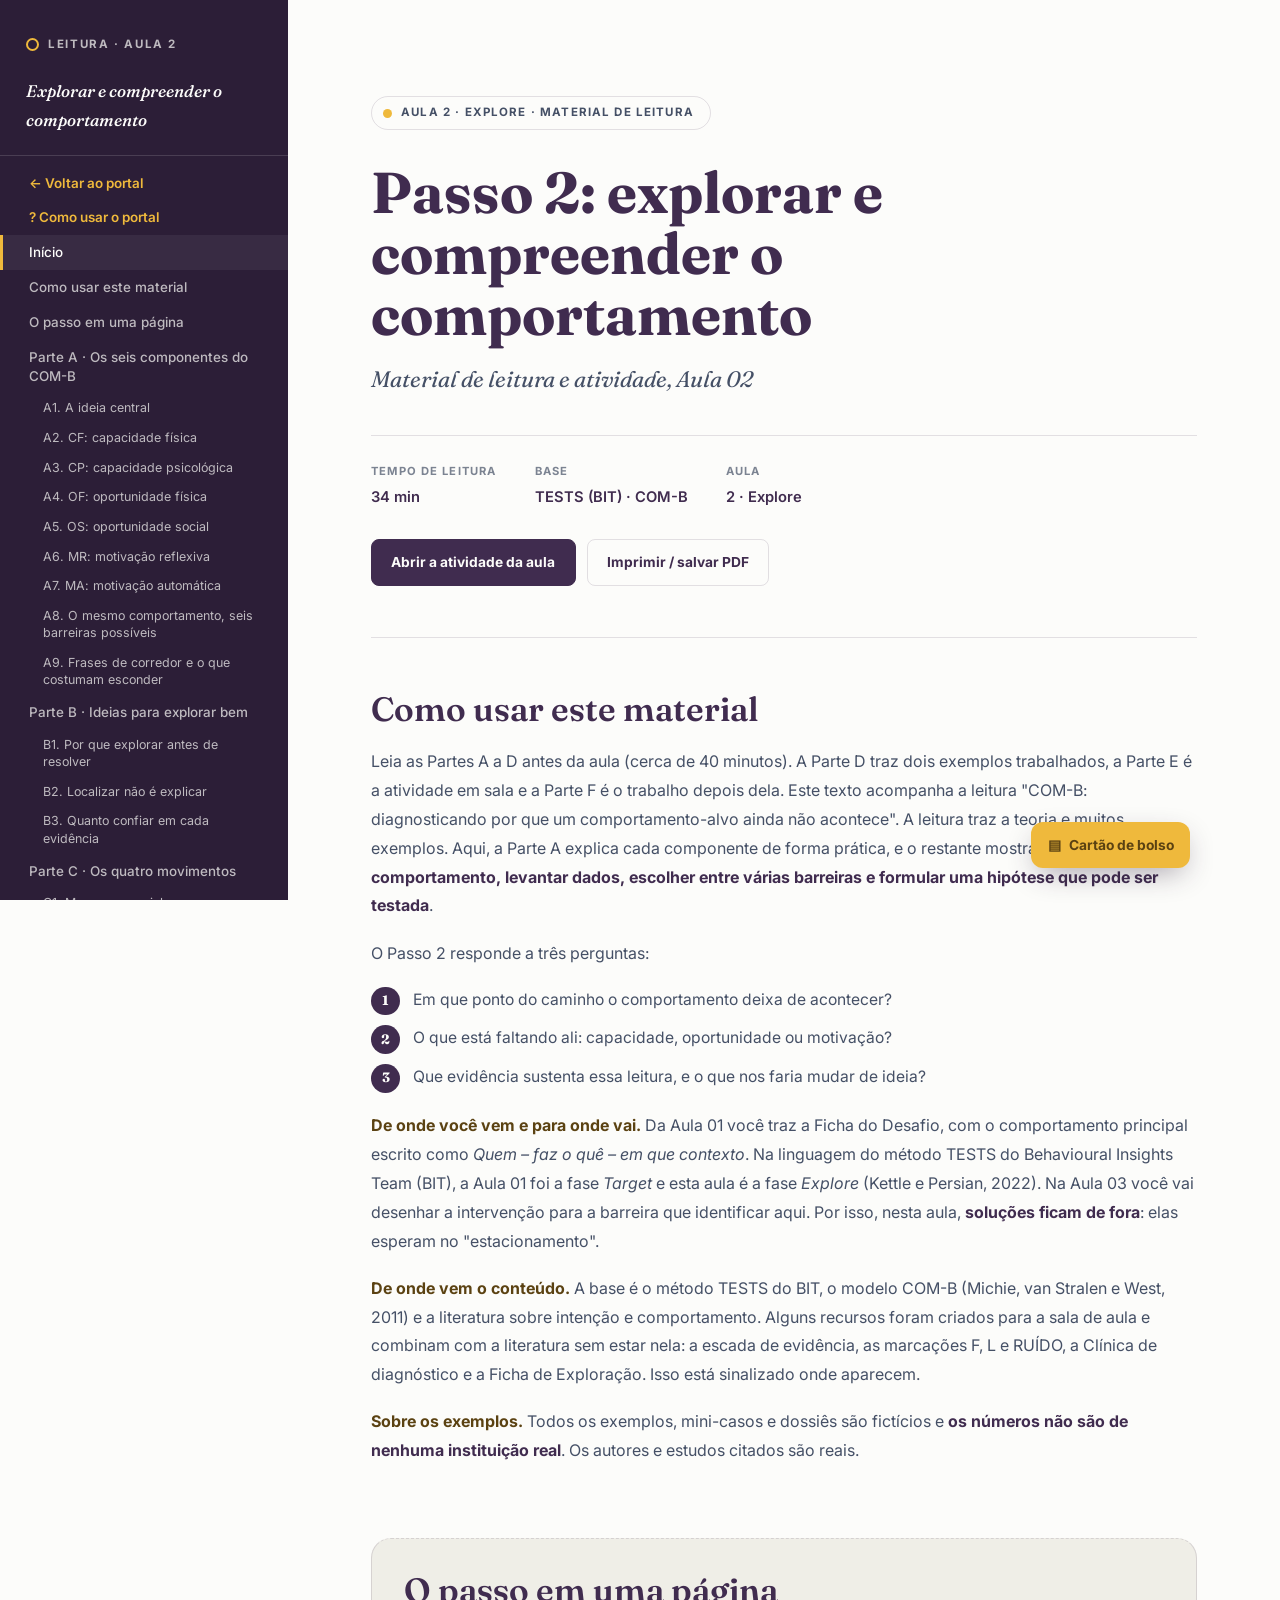
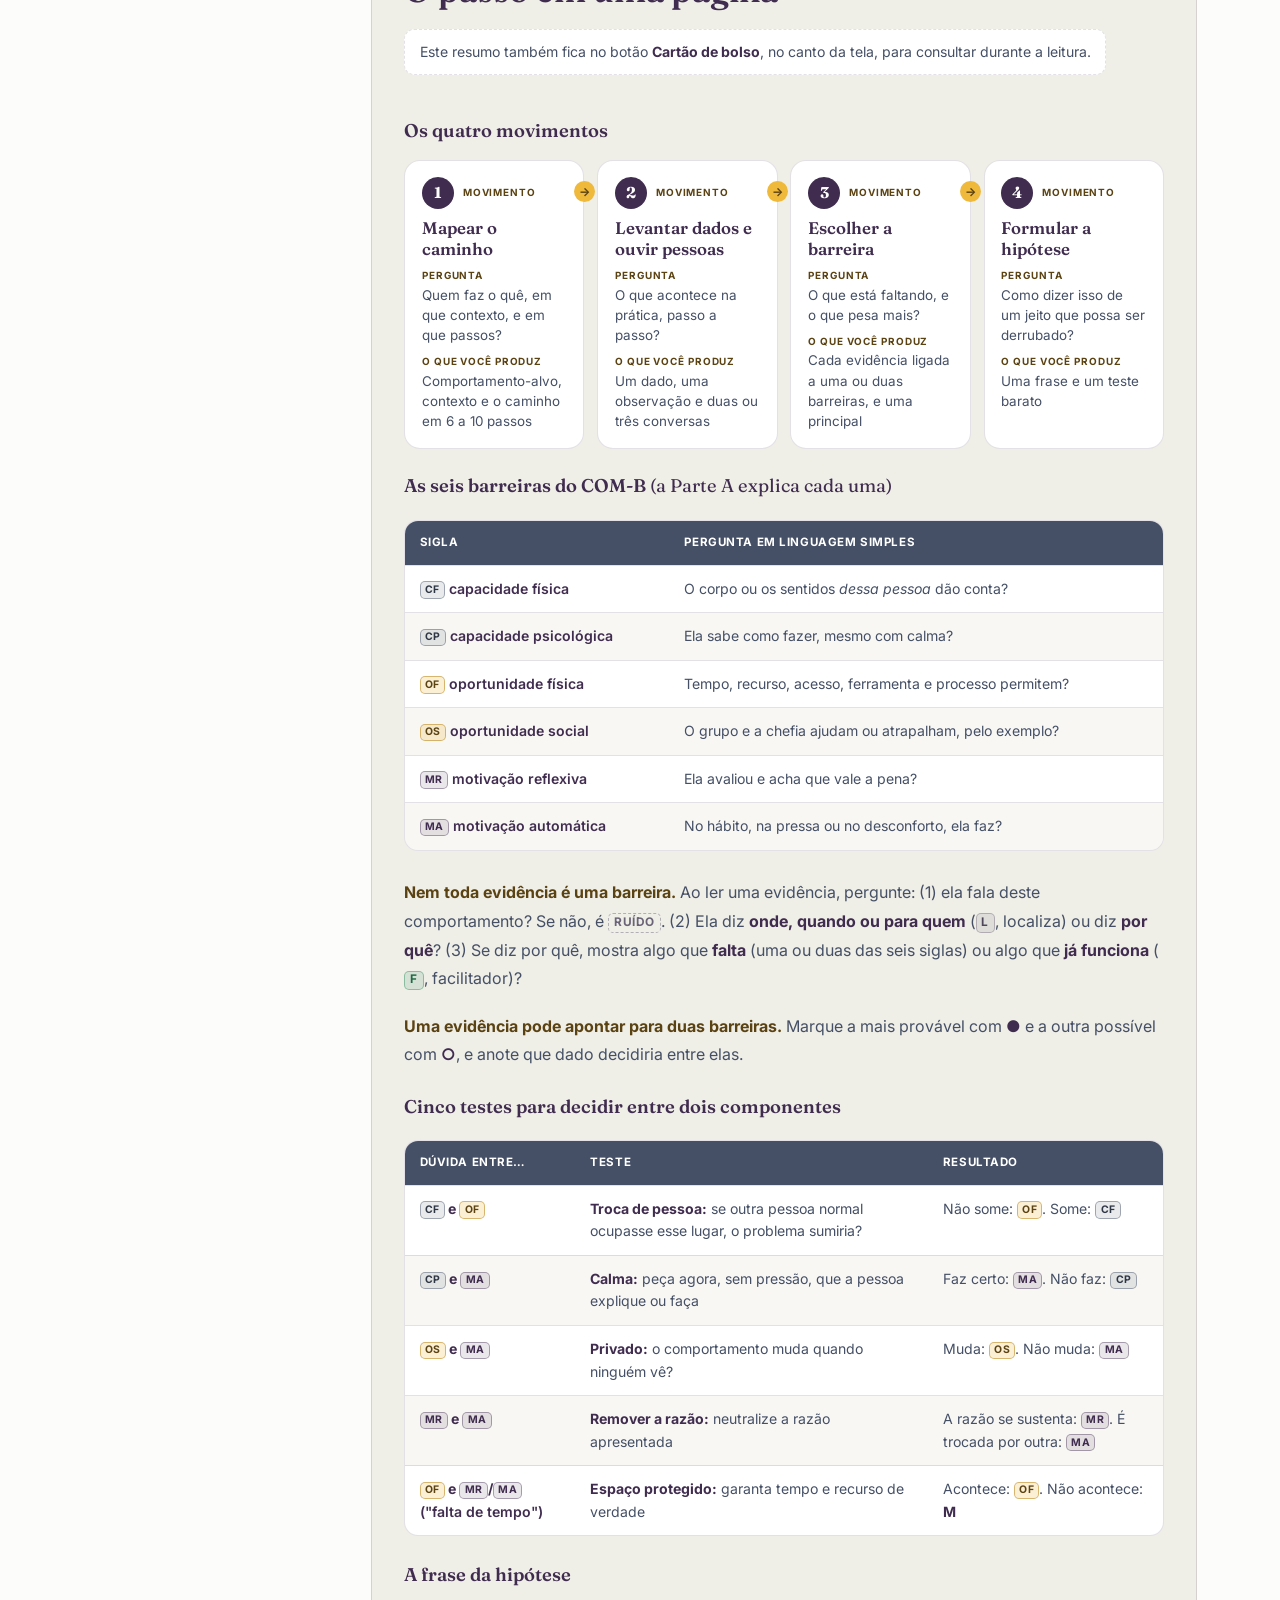
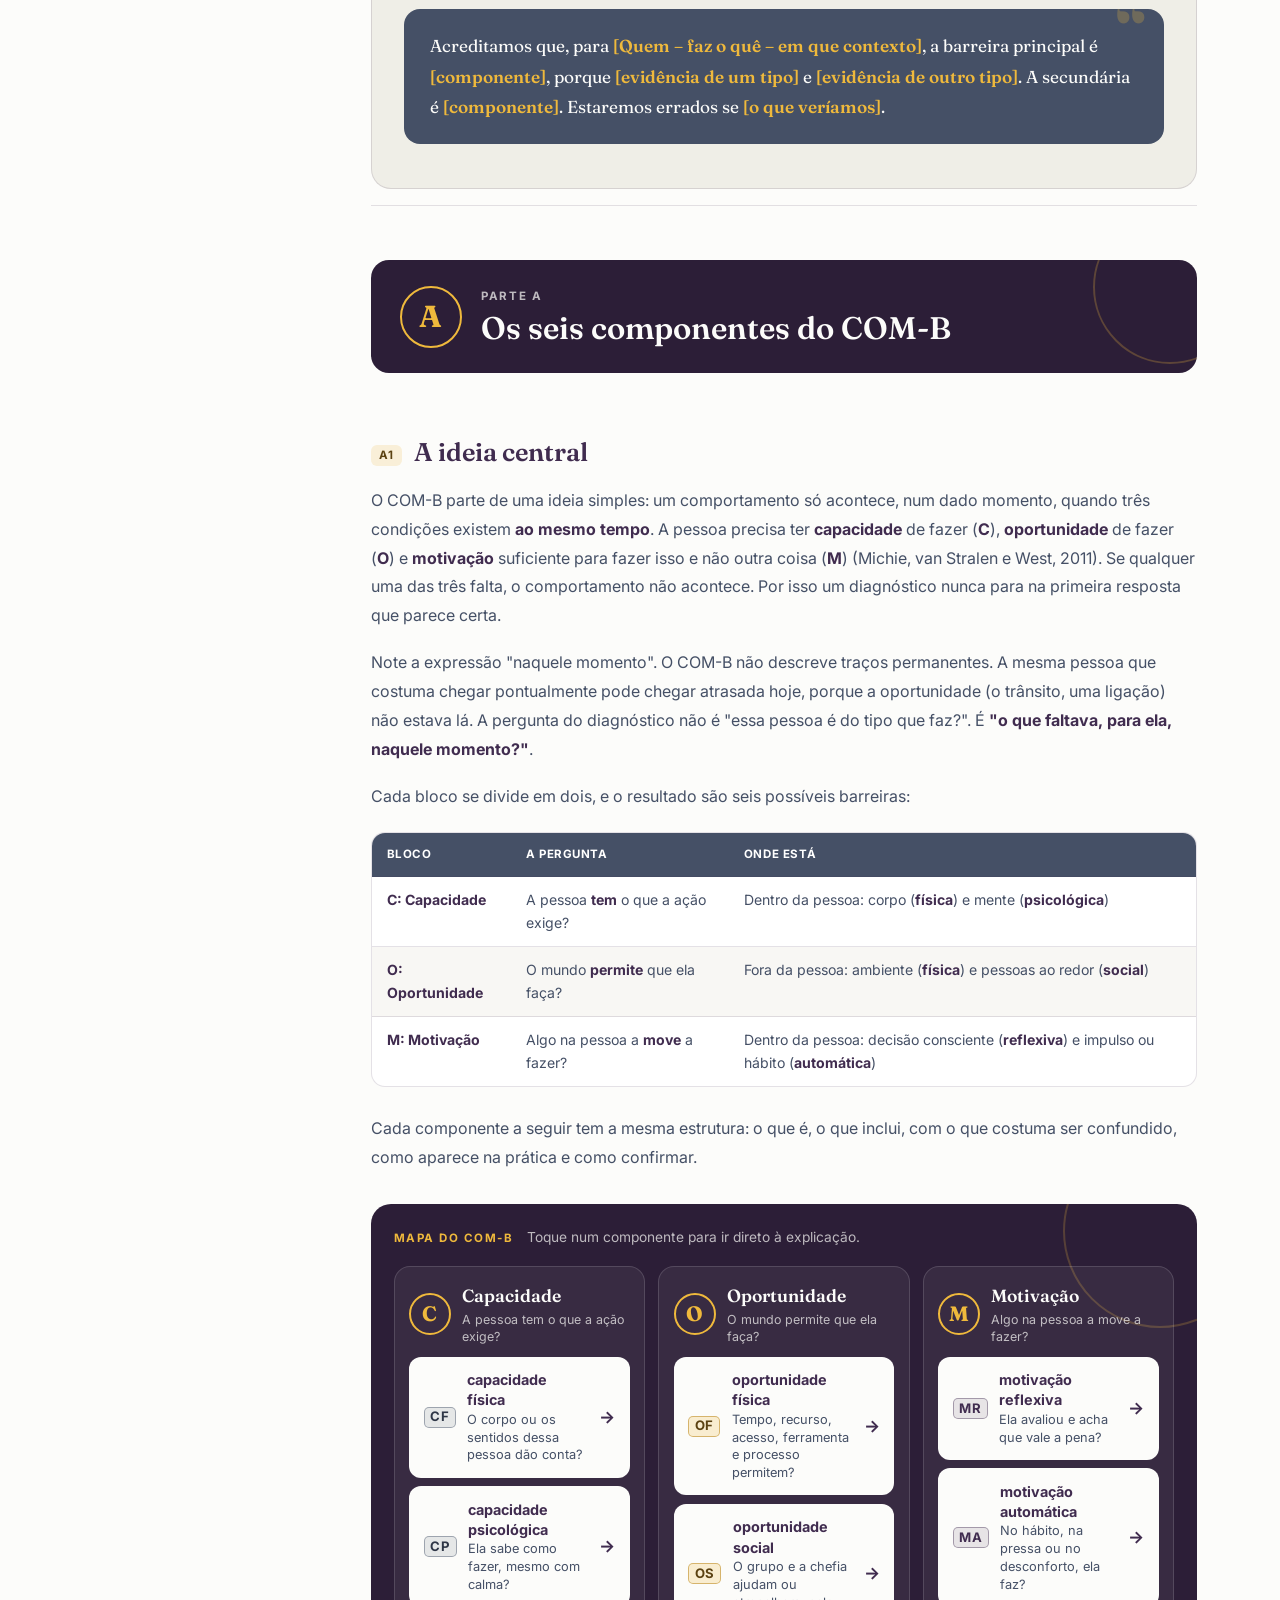
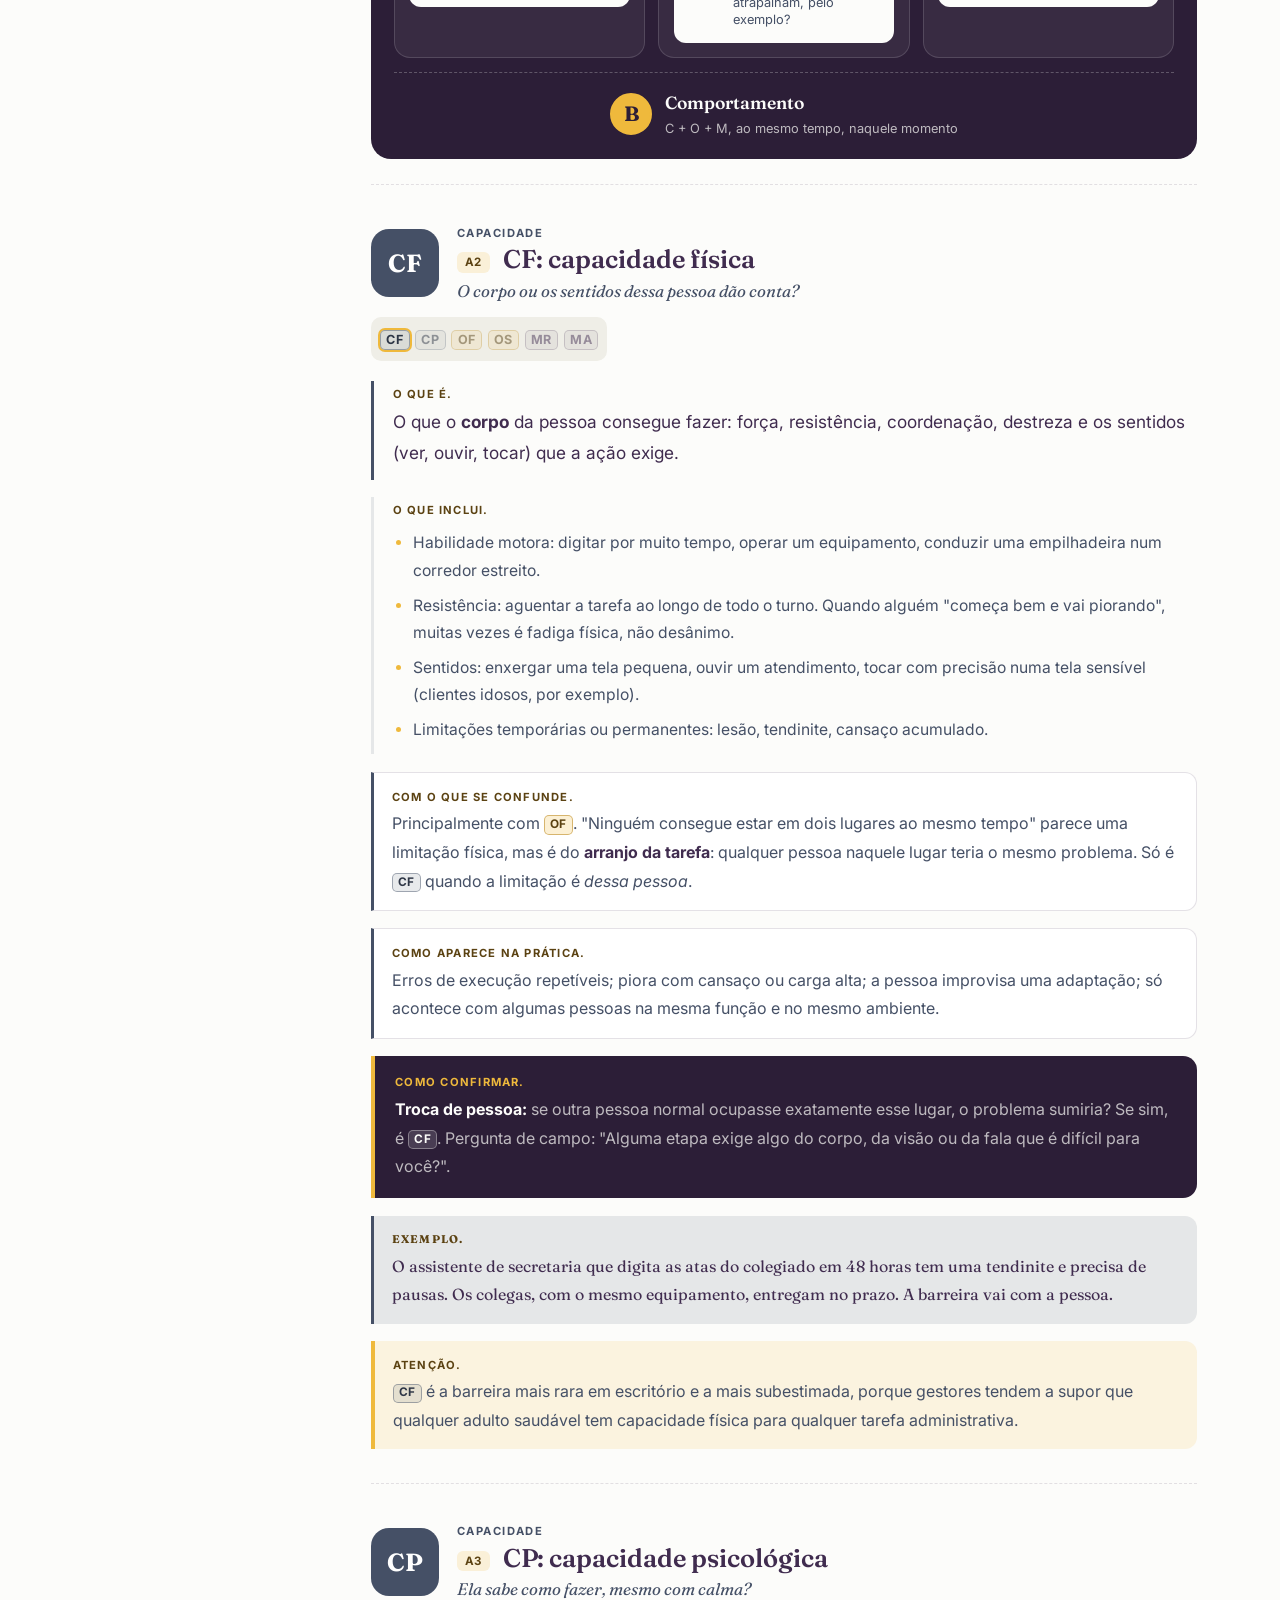
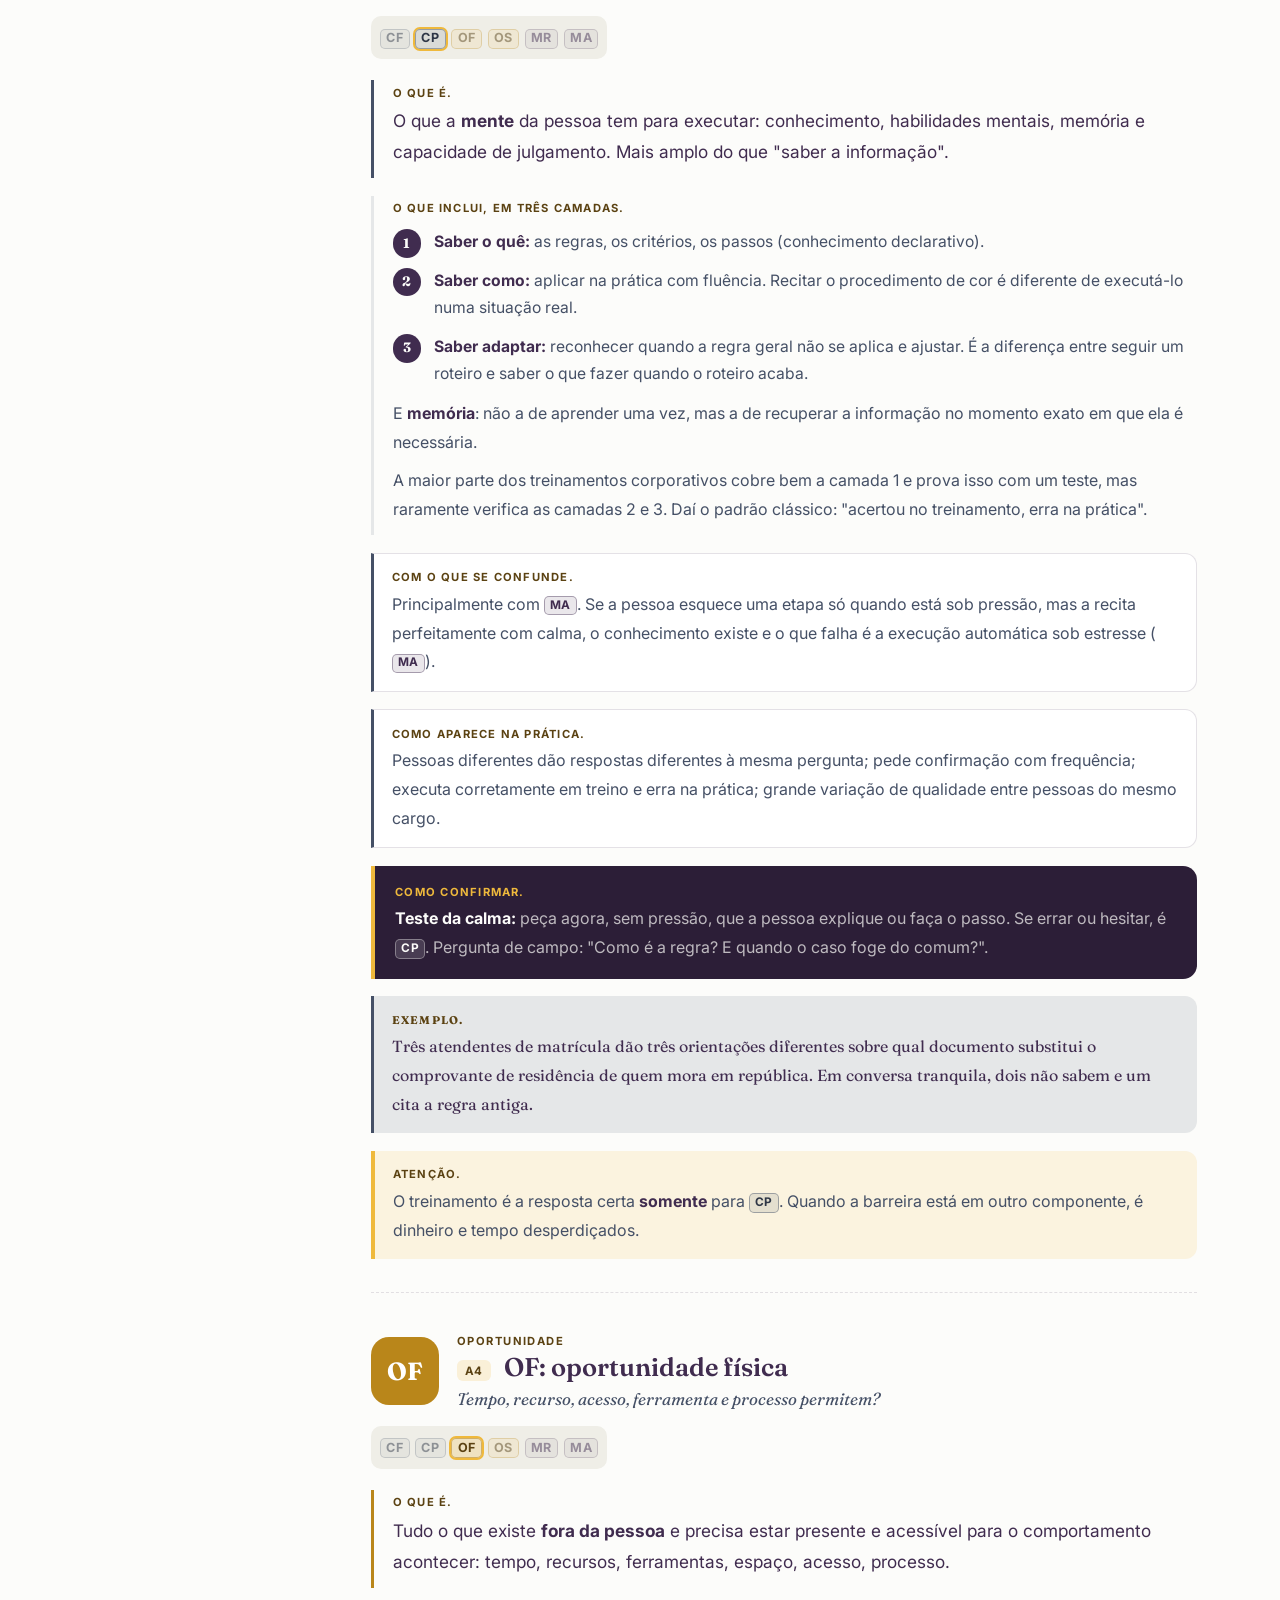
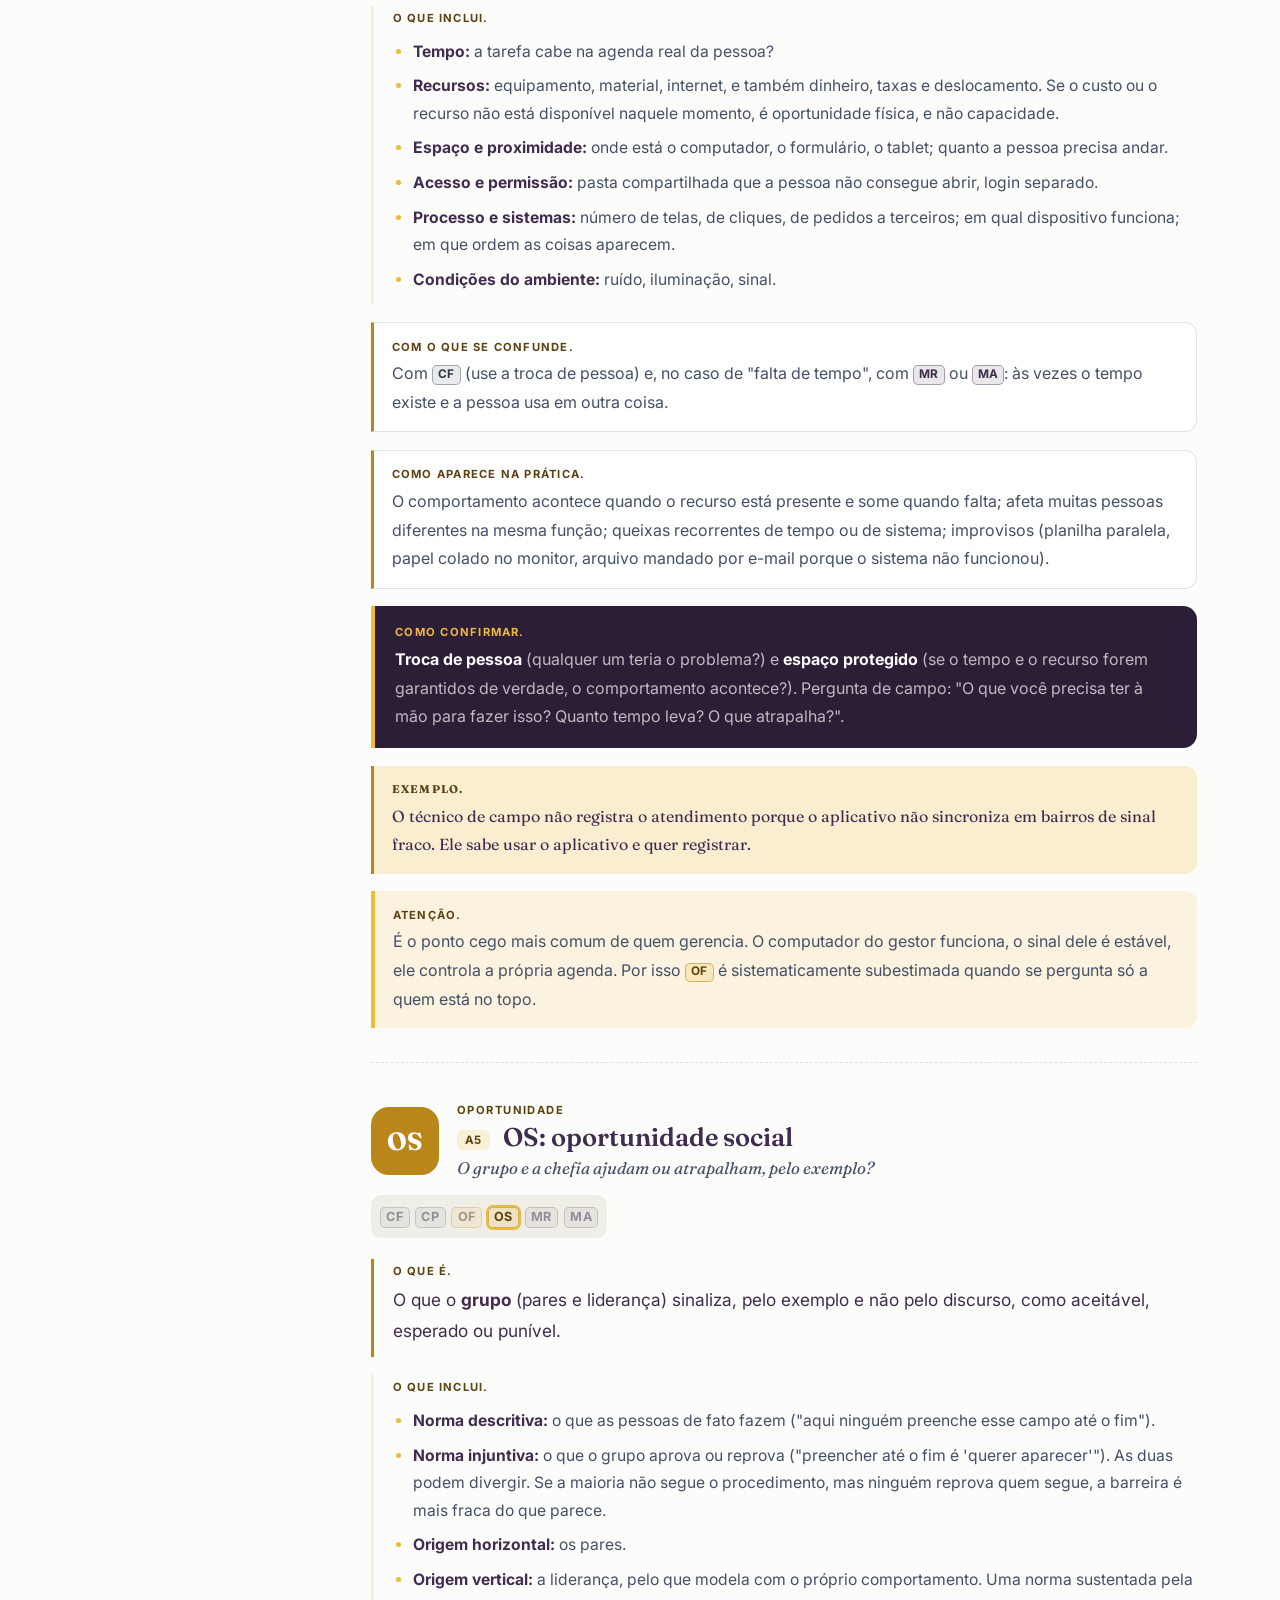
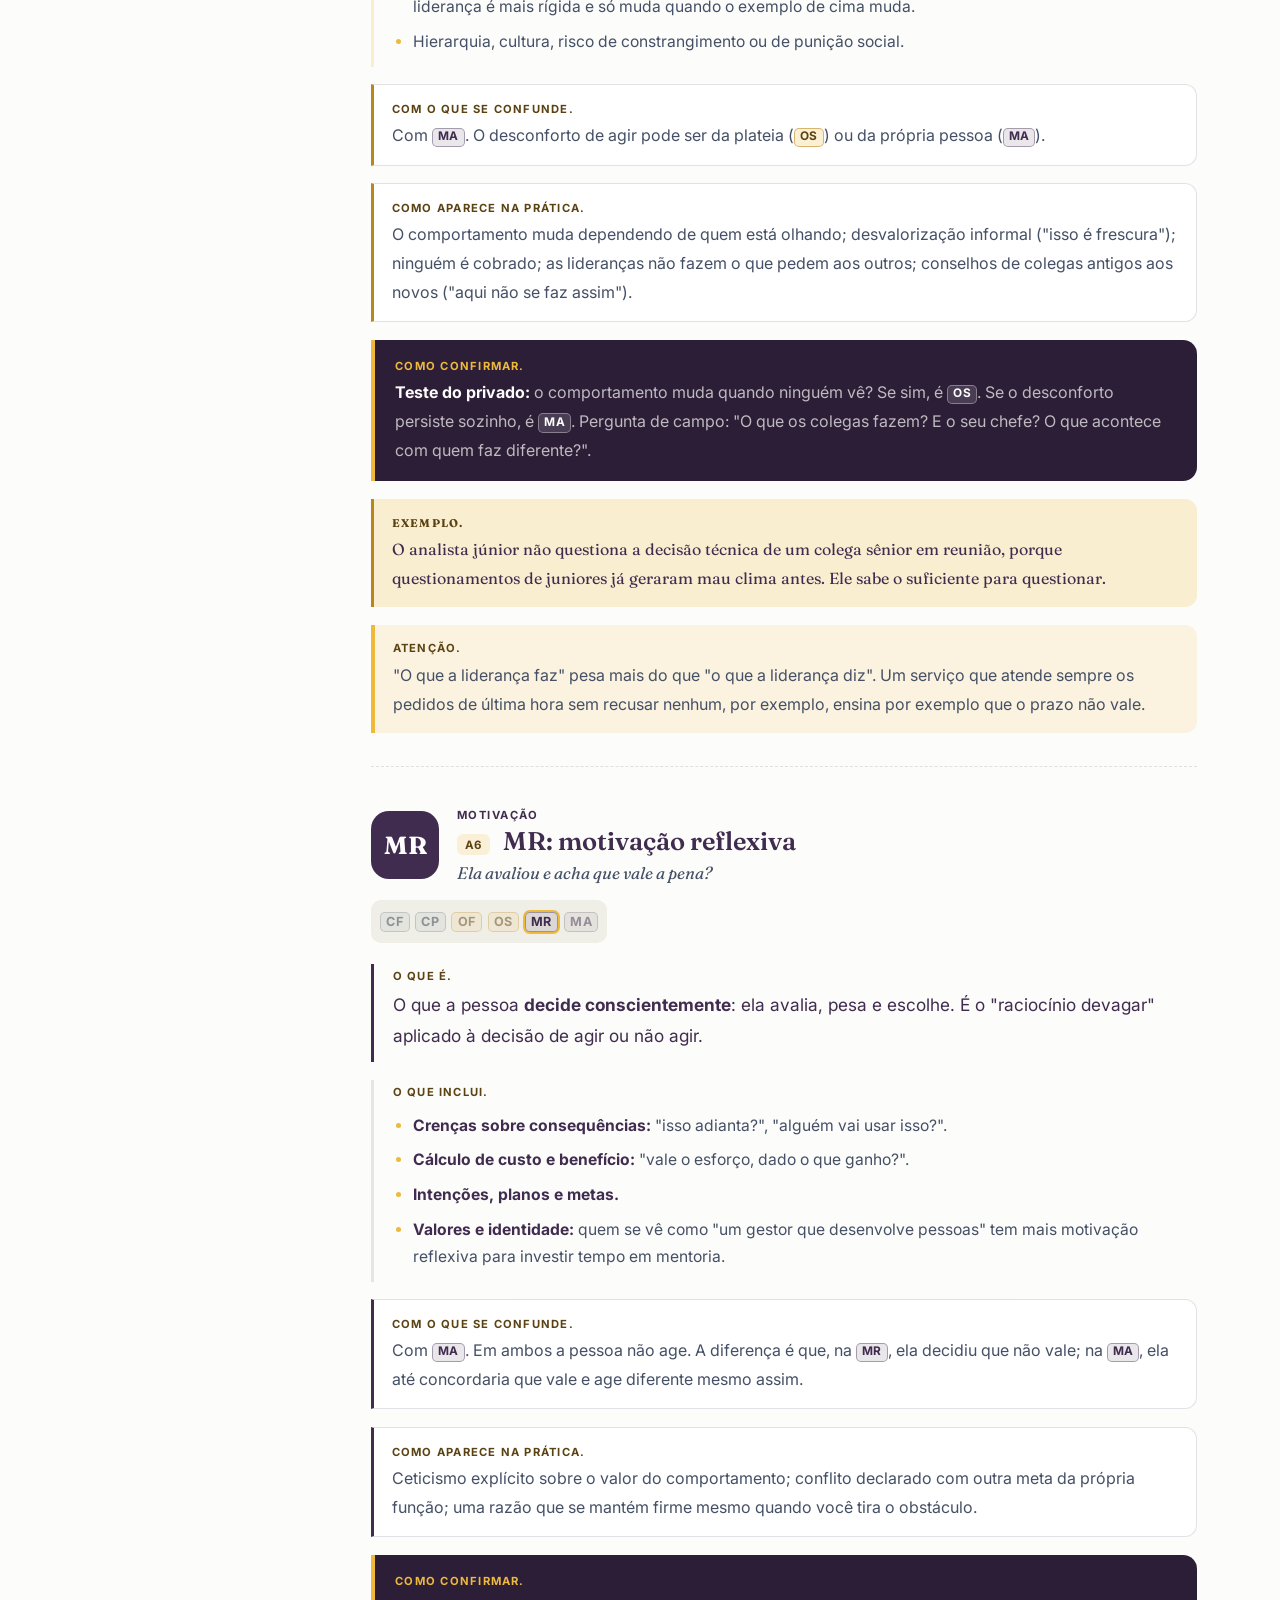
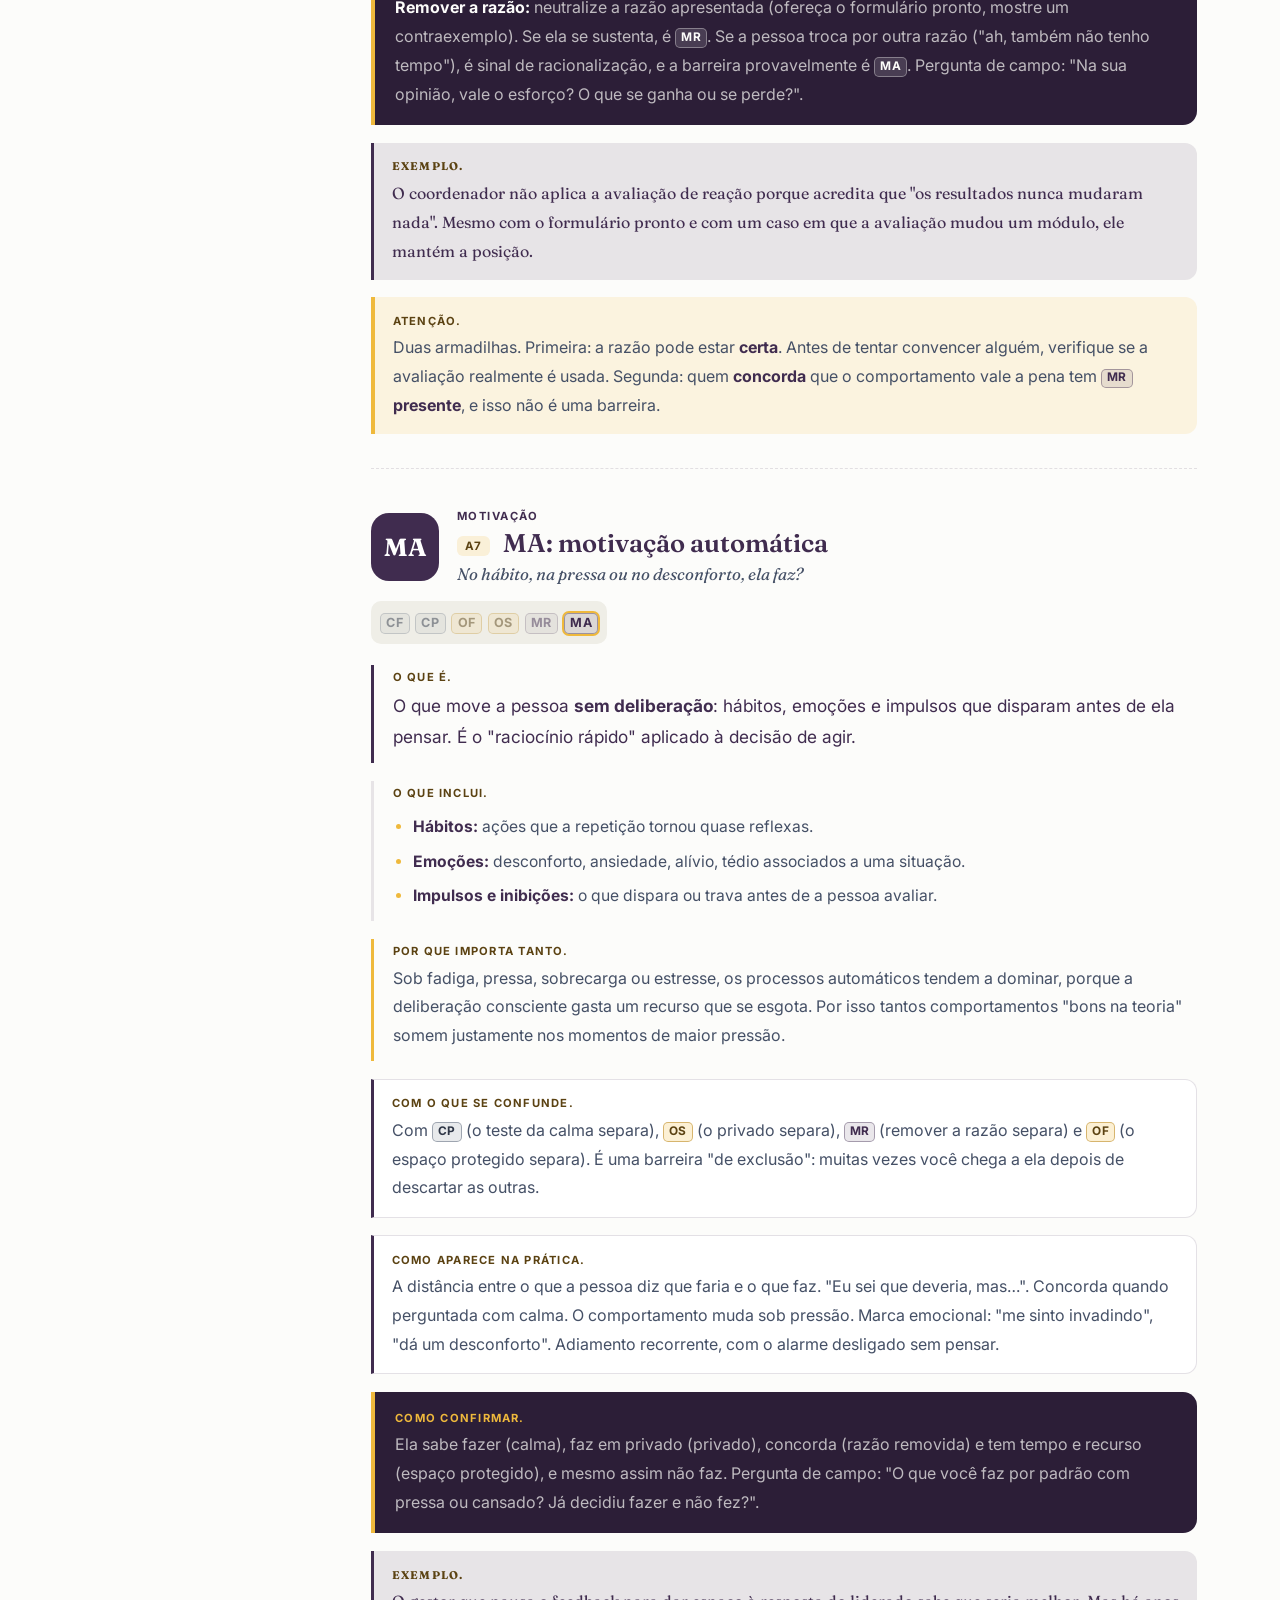
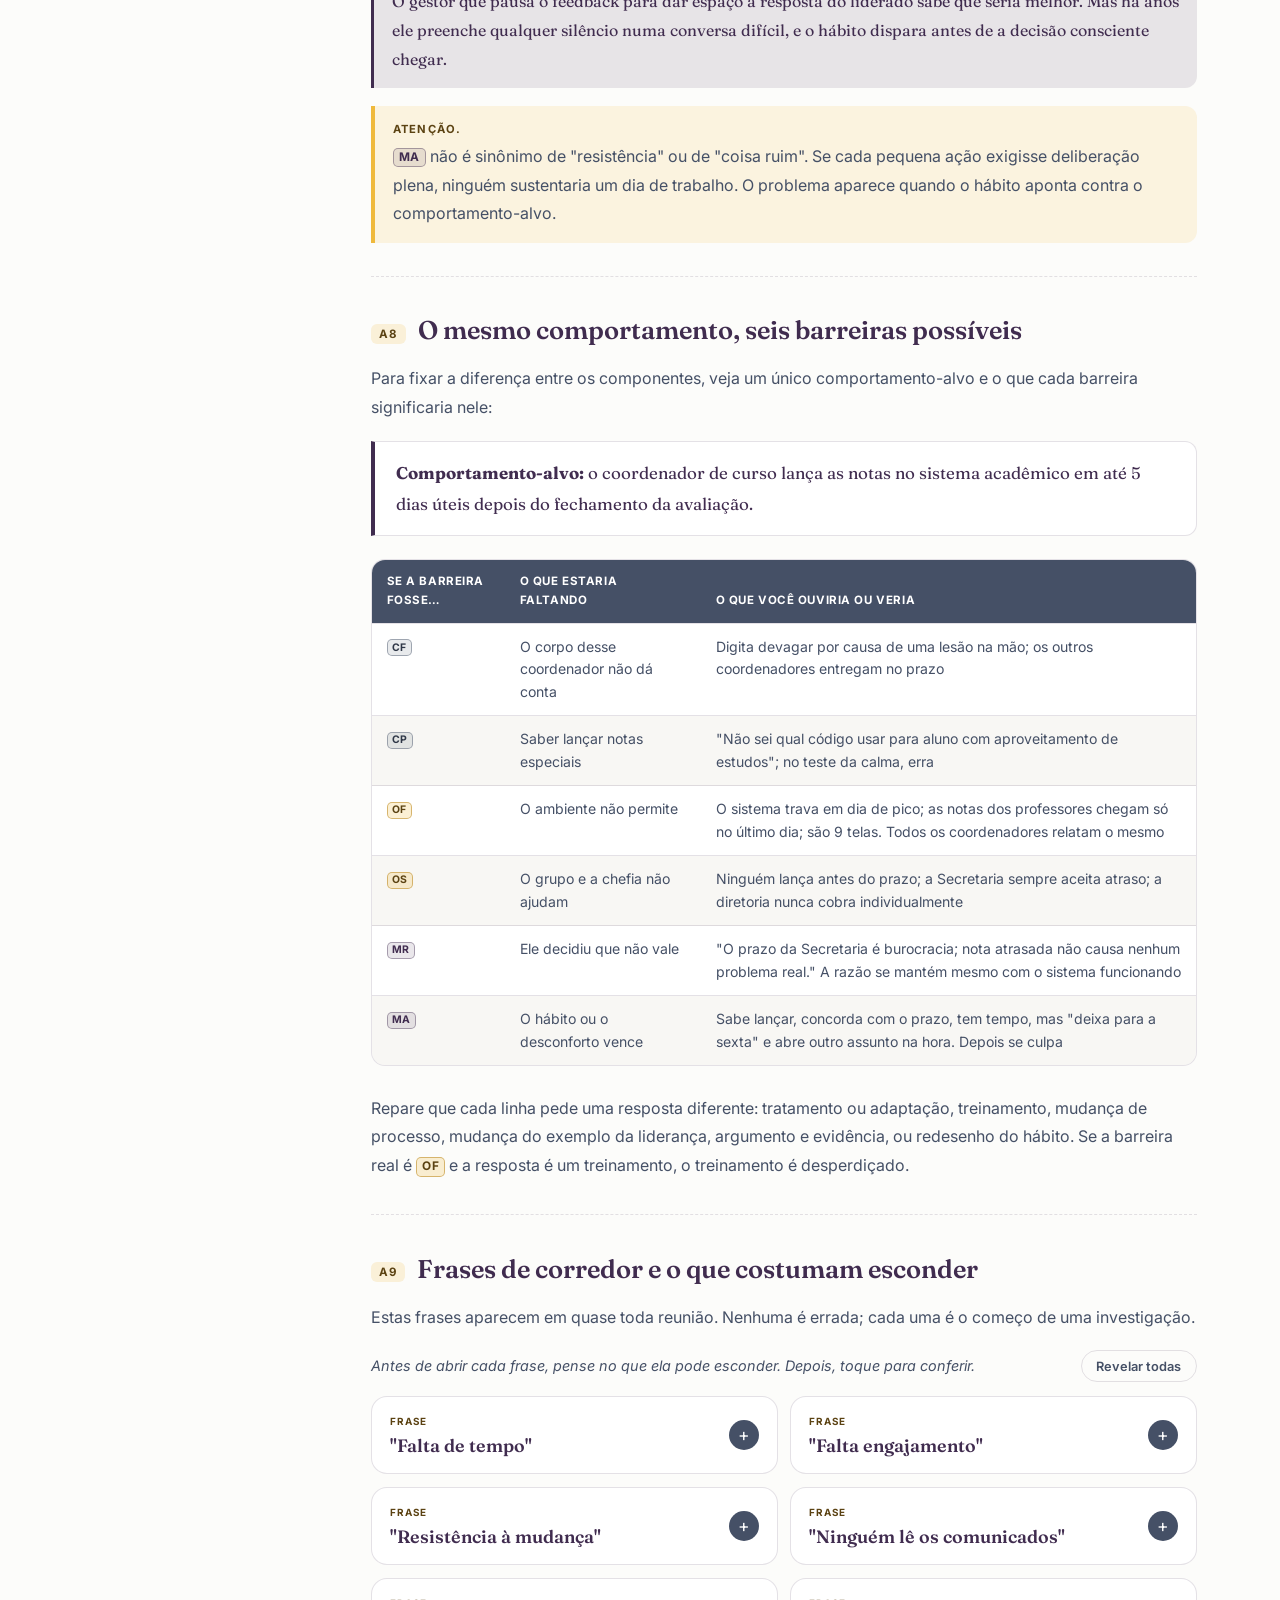
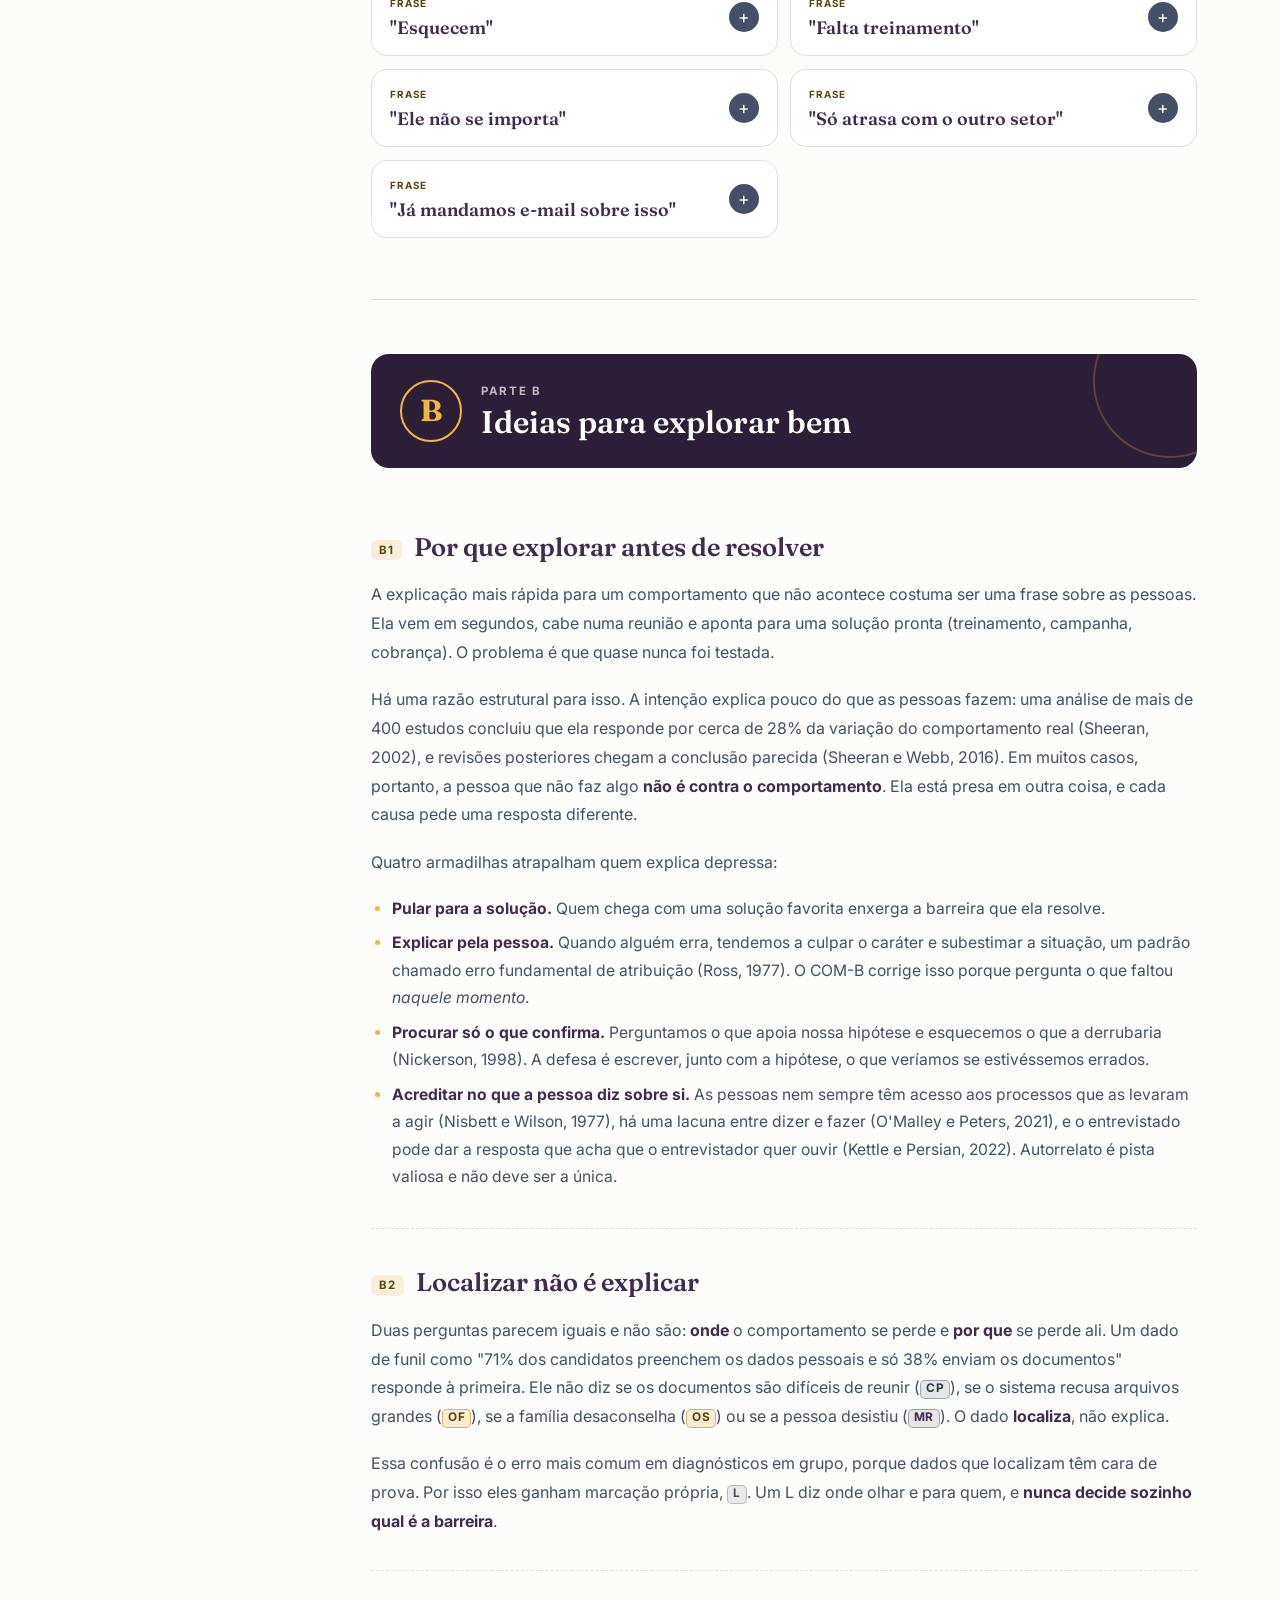
<file: leituras/passo-2-explorar-o-comportamento.html>
<!DOCTYPE html>
<html lang="pt-BR">
<head>
<meta charset="UTF-8">
<meta name="viewport" content="width=device-width, initial-scale=1.0">
<title>Passo 2: explorar e compreender o comportamento</title>
<!-- Página gerada por ferramentas/gerar_leitura.py a partir do Markdown em conteudo/. Não edite à mão. -->
<link rel="preconnect" href="https://fonts.googleapis.com">
<link rel="preconnect" href="https://fonts.gstatic.com" crossorigin>
<link href="https://fonts.googleapis.com/css2?family=Fraunces:ital,opsz,wght@0,9..144,400;0,9..144,500;0,9..144,600;0,9..144,700;1,9..144,400;1,9..144,500&family=Inter:wght@400;500;600;700&display=swap" rel="stylesheet">
<link rel="stylesheet" href="../assets/css/portal.css">
<link rel="stylesheet" href="../assets/css/leitura.css">
</head>
<body data-chave="passo-2-explorar-o-comportamento">

<div id="progress-bar"></div>
<button id="sidebar-toggle" aria-label="Abrir sumário"><span></span><span></span><span></span></button>
<div id="overlay"></div>

<nav id="sidebar" aria-label="Sumário">
  <div class="sidebar-badge"><span class="dot"></span><span>Leitura · Aula 2</span></div>
  <div class="sidebar-title">Explorar e compreender o comportamento</div>
  <a class="nav-item nav-voltar" href="../index.html">← Voltar ao portal</a>
  <a class="nav-item nav-ajuda" href="../index.html#ajuda">? Como usar o portal</a>
  <a class="nav-item" href="#intro">Início</a>
  <a class="nav-item" href="#como-usar-este-material">Como usar este material</a>
  <a class="nav-item" href="#o-passo-em-uma-pagina">O passo em uma página</a>
  <a class="nav-item" href="#parte-a">Parte A · Os seis componentes do COM-B</a>
  <a class="nav-item sub" href="#a1-a-ideia-central">A1. A ideia central</a>
  <a class="nav-item sub" href="#a2-cf-capacidade-fisica">A2. CF: capacidade física</a>
  <a class="nav-item sub" href="#a3-cp-capacidade-psicologica">A3. CP: capacidade psicológica</a>
  <a class="nav-item sub" href="#a4-of-oportunidade-fisica">A4. OF: oportunidade física</a>
  <a class="nav-item sub" href="#a5-os-oportunidade-social">A5. OS: oportunidade social</a>
  <a class="nav-item sub" href="#a6-mr-motivacao-reflexiva">A6. MR: motivação reflexiva</a>
  <a class="nav-item sub" href="#a7-ma-motivacao-automatica">A7. MA: motivação automática</a>
  <a class="nav-item sub" href="#a8-o-mesmo-comportamento-seis-barreiras-possiveis">A8. O mesmo comportamento, seis barreiras possíveis</a>
  <a class="nav-item sub" href="#a9-frases-de-corredor-e-o-que-costumam-esconder">A9. Frases de corredor e o que costumam esconder</a>
  <a class="nav-item" href="#parte-b">Parte B · Ideias para explorar bem</a>
  <a class="nav-item sub" href="#b1-por-que-explorar-antes-de-resolver">B1. Por que explorar antes de resolver</a>
  <a class="nav-item sub" href="#b2-localizar-nao-e-explicar">B2. Localizar não é explicar</a>
  <a class="nav-item sub" href="#b3-quanto-confiar-em-cada-evidencia">B3. Quanto confiar em cada evidência</a>
  <a class="nav-item" href="#parte-c">Parte C · Os quatro movimentos</a>
  <a class="nav-item sub" href="#c1-mapear-o-caminho">C1. Mapear o caminho</a>
  <a class="nav-item sub" href="#c2-levantar-dados-e-ouvir-pessoas">C2. Levantar dados e ouvir pessoas</a>
  <a class="nav-item sub" href="#c3-escolher-a-barreira">C3. Escolher a barreira</a>
  <a class="nav-item sub" href="#c4-formular-a-hipotese">C4. Formular a hipótese</a>
  <a class="nav-item" href="#parte-d">Parte D · Dois exemplos trabalhados</a>
  <a class="nav-item sub" href="#exemplo-1-o-proprio-gestor-continuacao-do-exemplo-7-da-aula-">Exemplo 1: o próprio gestor (continuação do Exemplo 7 da Aula 01)</a>
  <a class="nav-item sub" href="#exemplo-2-o-registro-do-motivo-de-trancamento-equipe">Exemplo 2: o registro do motivo de trancamento (equipe)</a>
  <a class="nav-item" href="#fontes">Fontes</a>
  <a class="nav-item nav-atividade nav-pratica" href="../atividades/aula-2-clinica.html">✎ Clínica de diagnóstico</a>
  <a class="nav-item nav-atividade" href="../atividades/aula-2-barreiras.html">✎ Ir para a atividade</a>
</nav>

<main class="wrapper">

  <section class="hero" id="intro">
    <div class="hero-tag"><span class="dot"></span>Aula 2 · Explore · Material de leitura</div>
    <h1>Passo 2: explorar e compreender o comportamento</h1>
    <p class="hero-sub">Material de leitura e atividade, Aula 02</p>
    <div class="hero-meta">
      <div class="meta-item"><span class="meta-label">Tempo de leitura</span><span class="meta-value">34 min</span></div>
      <div class="meta-item"><span class="meta-label">Base</span><span class="meta-value">TESTS (BIT) · COM-B</span></div>
      <div class="meta-item"><span class="meta-label">Aula</span><span class="meta-value">2 · Explore</span></div>
    </div>
    <div class="hero-acoes">
      <a class="hero-btn" href="../atividades/aula-2-barreiras.html">Abrir a atividade da aula</a>
      <button type="button" class="hero-btn hero-btn-ghost" onclick="window.print()">Imprimir / salvar PDF</button>
    </div>
  </section>

<section class="secao" id="como-usar-este-material"><h2 class="secao-titulo">Como usar este material</h2>
<p>Leia as Partes A a D antes da aula (cerca de 40 minutos). A Parte D traz dois exemplos trabalhados, a Parte E é a atividade em sala e a Parte F é o trabalho depois dela. Este texto acompanha a leitura "COM-B: diagnosticando por que um comportamento-alvo ainda não acontece". A leitura traz a teoria e muitos exemplos. Aqui, a Parte A explica cada componente de forma prática, e o restante mostra <strong>como percorrer o comportamento, levantar dados, escolher entre várias barreiras e formular uma hipótese que pode ser testada</strong>.</p>
<p>O Passo 2 responde a três perguntas:</p>
<ol class="numerada"><li>Em que ponto do caminho o comportamento deixa de acontecer?</li><li>O que está faltando ali: capacidade, oportunidade ou motivação?</li><li>Que evidência sustenta essa leitura, e o que nos faria mudar de ideia?</li></ol>
<p class="p-rotulo"><strong>De onde você vem e para onde vai.</strong> Da Aula 01 você traz a Ficha do Desafio, com o comportamento principal escrito como <em>Quem – faz o quê – em que contexto</em>. Na linguagem do método TESTS do Behavioural Insights Team (BIT), a Aula 01 foi a fase <em>Target</em> e esta aula é a fase <em>Explore</em> (Kettle e Persian, 2022). Na Aula 03 você vai desenhar a intervenção para a barreira que identificar aqui. Por isso, nesta aula, <strong>soluções ficam de fora</strong>: elas esperam no "estacionamento".</p>
<p class="p-rotulo"><strong>De onde vem o conteúdo.</strong> A base é o método TESTS do BIT, o modelo COM-B (Michie, van Stralen e West, 2011) e a literatura sobre intenção e comportamento. Alguns recursos foram criados para a sala de aula e combinam com a literatura sem estar nela: a escada de evidência, as marcações F, L e RUÍDO, a Clínica de diagnóstico e a Ficha de Exploração. Isso está sinalizado onde aparecem.</p>
<p class="p-rotulo"><strong>Sobre os exemplos.</strong> Todos os exemplos, mini-casos e dossiês são fictícios e <strong>os números não são de nenhuma instituição real</strong>. Os autores e estudos citados são reais.</p>
</section>
<section class="secao secao-cartao" id="o-passo-em-uma-pagina"><h2 class="secao-titulo">O passo em uma página</h2><p class="cartao-dica">Este resumo também fica no botão <strong>Cartão de bolso</strong>, no canto da tela, para consultar durante a leitura.</p>
<p class="p-titulo"><strong>Os quatro movimentos</strong></p>
<ol class="movimentos"><li class="movimento"><a href="#c1-mapear-o-caminho"><span class="mov-topo"><span class="mov-n">1</span><span class="mov-rot">Movimento</span></span><span class="mov-nome"><strong>Mapear o caminho</strong></span><span class="mov-campo"><span class="mov-rot">Pergunta</span>Quem faz o quê, em que contexto, e em que passos?</span><span class="mov-campo"><span class="mov-rot">O que você produz</span>Comportamento-alvo, contexto e o caminho em 6 a 10 passos</span></a></li><li class="movimento"><a href="#c2-levantar-dados-e-ouvir-pessoas"><span class="mov-topo"><span class="mov-n">2</span><span class="mov-rot">Movimento</span></span><span class="mov-nome"><strong>Levantar dados e ouvir pessoas</strong></span><span class="mov-campo"><span class="mov-rot">Pergunta</span>O que acontece na prática, passo a passo?</span><span class="mov-campo"><span class="mov-rot">O que você produz</span>Um dado, uma observação e duas ou três conversas</span></a></li><li class="movimento"><a href="#c3-escolher-a-barreira"><span class="mov-topo"><span class="mov-n">3</span><span class="mov-rot">Movimento</span></span><span class="mov-nome"><strong>Escolher a barreira</strong></span><span class="mov-campo"><span class="mov-rot">Pergunta</span>O que está faltando, e o que pesa mais?</span><span class="mov-campo"><span class="mov-rot">O que você produz</span>Cada evidência ligada a uma ou duas barreiras, e uma principal</span></a></li><li class="movimento"><a href="#c4-formular-a-hipotese"><span class="mov-topo"><span class="mov-n">4</span><span class="mov-rot">Movimento</span></span><span class="mov-nome"><strong>Formular a hipótese</strong></span><span class="mov-campo"><span class="mov-rot">Pergunta</span>Como dizer isso de um jeito que possa ser derrubado?</span><span class="mov-campo"><span class="mov-rot">O que você produz</span>Uma frase e um teste barato</span></a></li></ol>
<p class="p-titulo"><strong>As seis barreiras do COM-B</strong> (a Parte A explica cada uma)</p>
<div class="tabela-wrap"><table class="tabela"><thead><tr><th>Sigla</th><th>Pergunta em linguagem simples</th></tr></thead><tbody><tr><td data-label="Sigla"><strong><abbr class="sigla s-c" data-sigla="CF" title="capacidade física" tabindex="0" role="button">CF</abbr></strong> capacidade física</td><td data-label="Pergunta em linguagem simples">O corpo ou os sentidos <em>dessa pessoa</em> dão conta?</td></tr><tr><td data-label="Sigla"><strong><abbr class="sigla s-c" data-sigla="CP" title="capacidade psicológica" tabindex="0" role="button">CP</abbr></strong> capacidade psicológica</td><td data-label="Pergunta em linguagem simples">Ela sabe como fazer, mesmo com calma?</td></tr><tr><td data-label="Sigla"><strong><abbr class="sigla s-o" data-sigla="OF" title="oportunidade física" tabindex="0" role="button">OF</abbr></strong> oportunidade física</td><td data-label="Pergunta em linguagem simples">Tempo, recurso, acesso, ferramenta e processo permitem?</td></tr><tr><td data-label="Sigla"><strong><abbr class="sigla s-o" data-sigla="OS" title="oportunidade social" tabindex="0" role="button">OS</abbr></strong> oportunidade social</td><td data-label="Pergunta em linguagem simples">O grupo e a chefia ajudam ou atrapalham, pelo exemplo?</td></tr><tr><td data-label="Sigla"><strong><abbr class="sigla s-m" data-sigla="MR" title="motivação reflexiva" tabindex="0" role="button">MR</abbr></strong> motivação reflexiva</td><td data-label="Pergunta em linguagem simples">Ela avaliou e acha que vale a pena?</td></tr><tr><td data-label="Sigla"><strong><abbr class="sigla s-m" data-sigla="MA" title="motivação automática" tabindex="0" role="button">MA</abbr></strong> motivação automática</td><td data-label="Pergunta em linguagem simples">No hábito, na pressa ou no desconforto, ela faz?</td></tr></tbody></table></div>
<p class="p-rotulo"><strong>Nem toda evidência é uma barreira.</strong> Ao ler uma evidência, pergunte: (1) ela fala deste comportamento? Se não, é <strong><abbr class="sigla s-r" data-sigla="RUÍDO" title="ruído" tabindex="0" role="button">RUÍDO</abbr></strong>. (2) Ela diz <strong>onde, quando ou para quem</strong> (<strong><abbr class="sigla s-l" data-sigla="L" title="localizador" tabindex="0" role="button">L</abbr></strong>, localiza) ou diz <strong>por quê</strong>? (3) Se diz por quê, mostra algo que <strong>falta</strong> (uma ou duas das seis siglas) ou algo que <strong>já funciona</strong> (<strong><abbr class="sigla s-f" data-sigla="F" title="facilitador" tabindex="0" role="button">F</abbr></strong>, facilitador)?</p>
<p class="p-rotulo"><strong>Uma evidência pode apontar para duas barreiras.</strong> Marque a mais provável com <strong>●</strong> e a outra possível com <strong>○</strong>, e anote que dado decidiria entre elas.</p>
<p class="p-titulo"><strong>Cinco testes para decidir entre dois componentes</strong></p>
<div class="tabela-wrap"><table class="tabela tabela-cards tabela-compacta"><thead><tr><th>Dúvida entre…</th><th>Teste</th><th>Resultado</th></tr></thead><tbody><tr><td data-label="Dúvida entre…"><strong><abbr class="sigla s-c" data-sigla="CF" title="capacidade física" tabindex="0" role="button">CF</abbr> e <abbr class="sigla s-o" data-sigla="OF" title="oportunidade física" tabindex="0" role="button">OF</abbr></strong></td><td data-label="Teste"><strong>Troca de pessoa:</strong> se outra pessoa normal ocupasse esse lugar, o problema sumiria?</td><td data-label="Resultado" class="curta">Não some: <strong><abbr class="sigla s-o" data-sigla="OF" title="oportunidade física" tabindex="0" role="button">OF</abbr></strong>. Some: <strong><abbr class="sigla s-c" data-sigla="CF" title="capacidade física" tabindex="0" role="button">CF</abbr></strong></td></tr><tr><td data-label="Dúvida entre…"><strong><abbr class="sigla s-c" data-sigla="CP" title="capacidade psicológica" tabindex="0" role="button">CP</abbr> e <abbr class="sigla s-m" data-sigla="MA" title="motivação automática" tabindex="0" role="button">MA</abbr></strong></td><td data-label="Teste"><strong>Calma:</strong> peça agora, sem pressão, que a pessoa explique ou faça</td><td data-label="Resultado">Faz certo: <strong><abbr class="sigla s-m" data-sigla="MA" title="motivação automática" tabindex="0" role="button">MA</abbr></strong>. Não faz: <strong><abbr class="sigla s-c" data-sigla="CP" title="capacidade psicológica" tabindex="0" role="button">CP</abbr></strong></td></tr><tr><td data-label="Dúvida entre…"><strong><abbr class="sigla s-o" data-sigla="OS" title="oportunidade social" tabindex="0" role="button">OS</abbr> e <abbr class="sigla s-m" data-sigla="MA" title="motivação automática" tabindex="0" role="button">MA</abbr></strong></td><td data-label="Teste"><strong>Privado:</strong> o comportamento muda quando ninguém vê?</td><td data-label="Resultado" class="curta">Muda: <strong><abbr class="sigla s-o" data-sigla="OS" title="oportunidade social" tabindex="0" role="button">OS</abbr></strong>. Não muda: <strong><abbr class="sigla s-m" data-sigla="MA" title="motivação automática" tabindex="0" role="button">MA</abbr></strong></td></tr><tr><td data-label="Dúvida entre…"><strong><abbr class="sigla s-m" data-sigla="MR" title="motivação reflexiva" tabindex="0" role="button">MR</abbr> e <abbr class="sigla s-m" data-sigla="MA" title="motivação automática" tabindex="0" role="button">MA</abbr></strong></td><td data-label="Teste"><strong>Remover a razão:</strong> neutralize a razão apresentada</td><td data-label="Resultado">A razão se sustenta: <strong><abbr class="sigla s-m" data-sigla="MR" title="motivação reflexiva" tabindex="0" role="button">MR</abbr></strong>. É trocada por outra: <strong><abbr class="sigla s-m" data-sigla="MA" title="motivação automática" tabindex="0" role="button">MA</abbr></strong></td></tr><tr><td data-label="Dúvida entre…"><strong><abbr class="sigla s-o" data-sigla="OF" title="oportunidade física" tabindex="0" role="button">OF</abbr> e <abbr class="sigla s-m" data-sigla="MR" title="motivação reflexiva" tabindex="0" role="button">MR</abbr>/<abbr class="sigla s-m" data-sigla="MA" title="motivação automática" tabindex="0" role="button">MA</abbr></strong> ("falta de tempo")</td><td data-label="Teste"><strong>Espaço protegido:</strong> garanta tempo e recurso de verdade</td><td data-label="Resultado">Acontece: <strong><abbr class="sigla s-o" data-sigla="OF" title="oportunidade física" tabindex="0" role="button">OF</abbr></strong>. Não acontece: <strong>M</strong></td></tr></tbody></table></div>
<p class="p-titulo"><strong>A frase da hipótese</strong></p>
<blockquote class="hipotese"><p>Acreditamos que, para <strong>[Quem – faz o quê – em que contexto]</strong>, a barreira principal é <strong>[componente]</strong>, porque <strong>[evidência de um tipo]</strong> e <strong>[evidência de outro tipo]</strong>. A secundária é <strong>[componente]</strong>. Estaremos errados se <strong>[o que veríamos]</strong>.</p></blockquote>
</section>
<div class="parte" id="parte-a"><header class="parte-cab"><span class="parte-letra">A</span><div><span class="parte-eyebrow">Parte A</span><h2 class="parte-titulo">Os seis componentes do COM-B</h2></div></header>
<section class="secao" id="a1-a-ideia-central"><h3 class="secao-titulo"><span class="secao-cod">A1</span>A ideia central</h3>
<p>O COM-B parte de uma ideia simples: um comportamento só acontece, num dado momento, quando três condições existem <strong>ao mesmo tempo</strong>. A pessoa precisa ter <strong>capacidade</strong> de fazer (<strong>C</strong>), <strong>oportunidade</strong> de fazer (<strong>O</strong>) e <strong>motivação</strong> suficiente para fazer isso e não outra coisa (<strong>M</strong>) (Michie, van Stralen e West, 2011). Se qualquer uma das três falta, o comportamento não acontece. Por isso um diagnóstico nunca para na primeira resposta que parece certa.</p>
<p>Note a expressão "naquele momento". O COM-B não descreve traços permanentes. A mesma pessoa que costuma chegar pontualmente pode chegar atrasada hoje, porque a oportunidade (o trânsito, uma ligação) não estava lá. A pergunta do diagnóstico não é "essa pessoa é do tipo que faz?". É <strong>"o que faltava, para ela, naquele momento?"</strong>.</p>
<p>Cada bloco se divide em dois, e o resultado são seis possíveis barreiras:</p>
<div class="tabela-wrap"><table class="tabela tabela-cards tabela-compacta"><thead><tr><th>Bloco</th><th>A pergunta</th><th>Onde está</th></tr></thead><tbody><tr><td data-label="Bloco"><strong>C: Capacidade</strong></td><td data-label="A pergunta">A pessoa <strong>tem</strong> o que a ação exige?</td><td data-label="Onde está">Dentro da pessoa: corpo (<strong>física</strong>) e mente (<strong>psicológica</strong>)</td></tr><tr><td data-label="Bloco"><strong>O: Oportunidade</strong></td><td data-label="A pergunta">O mundo <strong>permite</strong> que ela faça?</td><td data-label="Onde está">Fora da pessoa: ambiente (<strong>física</strong>) e pessoas ao redor (<strong>social</strong>)</td></tr><tr><td data-label="Bloco"><strong>M: Motivação</strong></td><td data-label="A pergunta">Algo na pessoa a <strong>move</strong> a fazer?</td><td data-label="Onde está">Dentro da pessoa: decisão consciente (<strong>reflexiva</strong>) e impulso ou hábito (<strong>automática</strong>)</td></tr></tbody></table></div>
<p>Cada componente a seguir tem a mesma estrutura: o que é, o que inclui, com o que costuma ser confundido, como aparece na prática e como confirmar.</p>
<div class="mapa-comb" aria-label="Mapa dos seis componentes do COM-B"><div class="mapa-topo"><span class="mapa-eyebrow">Mapa do COM-B</span><span>Toque num componente para ir direto à explicação.</span></div><div class="mapa-grade"><div class="mapa-familia fam-c"><div class="mapa-fam-cab"><span class="mapa-letra">C</span><div><strong>Capacidade</strong><small>A pessoa tem o que a ação exige?</small></div></div><a class="mapa-item" href="#a2-cf-capacidade-fisica"><span class="sigla s-c">CF</span><span class="mapa-item-txt"><strong>capacidade física</strong><span>O corpo ou os sentidos dessa pessoa dão conta?</span></span><span class="mapa-seta" aria-hidden="true">→</span></a><a class="mapa-item" href="#a3-cp-capacidade-psicologica"><span class="sigla s-c">CP</span><span class="mapa-item-txt"><strong>capacidade psicológica</strong><span>Ela sabe como fazer, mesmo com calma?</span></span><span class="mapa-seta" aria-hidden="true">→</span></a></div><div class="mapa-familia fam-o"><div class="mapa-fam-cab"><span class="mapa-letra">O</span><div><strong>Oportunidade</strong><small>O mundo permite que ela faça?</small></div></div><a class="mapa-item" href="#a4-of-oportunidade-fisica"><span class="sigla s-o">OF</span><span class="mapa-item-txt"><strong>oportunidade física</strong><span>Tempo, recurso, acesso, ferramenta e processo permitem?</span></span><span class="mapa-seta" aria-hidden="true">→</span></a><a class="mapa-item" href="#a5-os-oportunidade-social"><span class="sigla s-o">OS</span><span class="mapa-item-txt"><strong>oportunidade social</strong><span>O grupo e a chefia ajudam ou atrapalham, pelo exemplo?</span></span><span class="mapa-seta" aria-hidden="true">→</span></a></div><div class="mapa-familia fam-m"><div class="mapa-fam-cab"><span class="mapa-letra">M</span><div><strong>Motivação</strong><small>Algo na pessoa a move a fazer?</small></div></div><a class="mapa-item" href="#a6-mr-motivacao-reflexiva"><span class="sigla s-m">MR</span><span class="mapa-item-txt"><strong>motivação reflexiva</strong><span>Ela avaliou e acha que vale a pena?</span></span><span class="mapa-seta" aria-hidden="true">→</span></a><a class="mapa-item" href="#a7-ma-motivacao-automatica"><span class="sigla s-m">MA</span><span class="mapa-item-txt"><strong>motivação automática</strong><span>No hábito, na pressa ou no desconforto, ela faz?</span></span><span class="mapa-seta" aria-hidden="true">→</span></a></div></div><div class="mapa-b"><span class="mapa-letra">B</span><div><strong>Comportamento</strong><small>C + O + M, ao mesmo tempo, naquele momento</small></div></div></div>
</section>
<section class="secao componente comp-c" id="a2-cf-capacidade-fisica"><header class="comp-cab"><span class="comp-sigla" aria-hidden="true">CF</span><div><span class="comp-familia">Capacidade</span><h3 class="secao-titulo"><span class="secao-cod">A2</span>CF: capacidade física</h3><p class="comp-pergunta">O corpo ou os sentidos dessa pessoa dão conta?</p></div></header><nav class="comp-nav" aria-label="Componentes"><a href="#a2-cf-capacidade-fisica" class="atual" aria-current="true"><span class="sigla s-c">CF</span></a><a href="#a3-cp-capacidade-psicologica"><span class="sigla s-c">CP</span></a><a href="#a4-of-oportunidade-fisica"><span class="sigla s-o">OF</span></a><a href="#a5-os-oportunidade-social"><span class="sigla s-o">OS</span></a><a href="#a6-mr-motivacao-reflexiva"><span class="sigla s-m">MR</span></a><a href="#a7-ma-motivacao-automatica"><span class="sigla s-m">MA</span></a></nav>
<div class="campo campo-def"><p><strong>O que é.</strong> O que o <strong>corpo</strong> da pessoa consegue fazer: força, resistência, coordenação, destreza e os sentidos (ver, ouvir, tocar) que a ação exige.</p>
</div>
<div class="campo campo-inclui"><p><strong>O que inclui.</strong></p>
<ul><li>Habilidade motora: digitar por muito tempo, operar um equipamento, conduzir uma empilhadeira num corredor estreito.</li><li>Resistência: aguentar a tarefa ao longo de todo o turno. Quando alguém "começa bem e vai piorando", muitas vezes é fadiga física, não desânimo.</li><li>Sentidos: enxergar uma tela pequena, ouvir um atendimento, tocar com precisão numa tela sensível (clientes idosos, por exemplo).</li><li>Limitações temporárias ou permanentes: lesão, tendinite, cansaço acumulado.</li></ul>
</div>
<div class="campo campo-confunde"><p><strong>Com o que se confunde.</strong> Principalmente com <strong><abbr class="sigla s-o" data-sigla="OF" title="oportunidade física" tabindex="0" role="button">OF</abbr></strong>. "Ninguém consegue estar em dois lugares ao mesmo tempo" parece uma limitação física, mas é do <strong>arranjo da tarefa</strong>: qualquer pessoa naquele lugar teria o mesmo problema. Só é <abbr class="sigla s-c" data-sigla="CF" title="capacidade física" tabindex="0" role="button">CF</abbr> quando a limitação é <em>dessa pessoa</em>.</p>
</div>
<div class="campo campo-aparece"><p><strong>Como aparece na prática.</strong> Erros de execução repetíveis; piora com cansaço ou carga alta; a pessoa improvisa uma adaptação; só acontece com algumas pessoas na mesma função e no mesmo ambiente.</p>
</div>
<div class="campo campo-confirmar"><p><strong>Como confirmar.</strong> <strong>Troca de pessoa:</strong> se outra pessoa normal ocupasse exatamente esse lugar, o problema sumiria? Se sim, é <abbr class="sigla s-c" data-sigla="CF" title="capacidade física" tabindex="0" role="button">CF</abbr>. Pergunta de campo: "Alguma etapa exige algo do corpo, da visão ou da fala que é difícil para você?".</p>
</div>
<div class="campo campo-exemplo"><p><strong>Exemplo.</strong> O assistente de secretaria que digita as atas do colegiado em 48 horas tem uma tendinite e precisa de pausas. Os colegas, com o mesmo equipamento, entregam no prazo. A barreira vai com a pessoa.</p>
</div>
<div class="campo campo-atencao"><p><strong>Atenção.</strong> <abbr class="sigla s-c" data-sigla="CF" title="capacidade física" tabindex="0" role="button">CF</abbr> é a barreira mais rara em escritório e a mais subestimada, porque gestores tendem a supor que qualquer adulto saudável tem capacidade física para qualquer tarefa administrativa.</p>
</div>
</section>
<section class="secao componente comp-c" id="a3-cp-capacidade-psicologica"><header class="comp-cab"><span class="comp-sigla" aria-hidden="true">CP</span><div><span class="comp-familia">Capacidade</span><h3 class="secao-titulo"><span class="secao-cod">A3</span>CP: capacidade psicológica</h3><p class="comp-pergunta">Ela sabe como fazer, mesmo com calma?</p></div></header><nav class="comp-nav" aria-label="Componentes"><a href="#a2-cf-capacidade-fisica"><span class="sigla s-c">CF</span></a><a href="#a3-cp-capacidade-psicologica" class="atual" aria-current="true"><span class="sigla s-c">CP</span></a><a href="#a4-of-oportunidade-fisica"><span class="sigla s-o">OF</span></a><a href="#a5-os-oportunidade-social"><span class="sigla s-o">OS</span></a><a href="#a6-mr-motivacao-reflexiva"><span class="sigla s-m">MR</span></a><a href="#a7-ma-motivacao-automatica"><span class="sigla s-m">MA</span></a></nav>
<div class="campo campo-def"><p><strong>O que é.</strong> O que a <strong>mente</strong> da pessoa tem para executar: conhecimento, habilidades mentais, memória e capacidade de julgamento. Mais amplo do que "saber a informação".</p>
</div>
<div class="campo campo-inclui"><p><strong>O que inclui, em três camadas.</strong></p>
<ol class="numerada"><li><strong>Saber o quê:</strong> as regras, os critérios, os passos (conhecimento declarativo).</li><li><strong>Saber como:</strong> aplicar na prática com fluência. Recitar o procedimento de cor é diferente de executá-lo numa situação real.</li><li><strong>Saber adaptar:</strong> reconhecer quando a regra geral não se aplica e ajustar. É a diferença entre seguir um roteiro e saber o que fazer quando o roteiro acaba.</li></ol>
<p>E <strong>memória</strong>: não a de aprender uma vez, mas a de recuperar a informação no momento exato em que ela é necessária.</p>
<p>A maior parte dos treinamentos corporativos cobre bem a camada 1 e prova isso com um teste, mas raramente verifica as camadas 2 e 3. Daí o padrão clássico: "acertou no treinamento, erra na prática".</p>
</div>
<div class="campo campo-confunde"><p><strong>Com o que se confunde.</strong> Principalmente com <strong><abbr class="sigla s-m" data-sigla="MA" title="motivação automática" tabindex="0" role="button">MA</abbr></strong>. Se a pessoa esquece uma etapa só quando está sob pressão, mas a recita perfeitamente com calma, o conhecimento existe e o que falha é a execução automática sob estresse (<abbr class="sigla s-m" data-sigla="MA" title="motivação automática" tabindex="0" role="button">MA</abbr>).</p>
</div>
<div class="campo campo-aparece"><p><strong>Como aparece na prática.</strong> Pessoas diferentes dão respostas diferentes à mesma pergunta; pede confirmação com frequência; executa corretamente em treino e erra na prática; grande variação de qualidade entre pessoas do mesmo cargo.</p>
</div>
<div class="campo campo-confirmar"><p><strong>Como confirmar.</strong> <strong>Teste da calma:</strong> peça agora, sem pressão, que a pessoa explique ou faça o passo. Se errar ou hesitar, é <abbr class="sigla s-c" data-sigla="CP" title="capacidade psicológica" tabindex="0" role="button">CP</abbr>. Pergunta de campo: "Como é a regra? E quando o caso foge do comum?".</p>
</div>
<div class="campo campo-exemplo"><p><strong>Exemplo.</strong> Três atendentes de matrícula dão três orientações diferentes sobre qual documento substitui o comprovante de residência de quem mora em república. Em conversa tranquila, dois não sabem e um cita a regra antiga.</p>
</div>
<div class="campo campo-atencao"><p><strong>Atenção.</strong> O treinamento é a resposta certa <strong>somente</strong> para <abbr class="sigla s-c" data-sigla="CP" title="capacidade psicológica" tabindex="0" role="button">CP</abbr>. Quando a barreira está em outro componente, é dinheiro e tempo desperdiçados.</p>
</div>
</section>
<section class="secao componente comp-o" id="a4-of-oportunidade-fisica"><header class="comp-cab"><span class="comp-sigla" aria-hidden="true">OF</span><div><span class="comp-familia">Oportunidade</span><h3 class="secao-titulo"><span class="secao-cod">A4</span>OF: oportunidade física</h3><p class="comp-pergunta">Tempo, recurso, acesso, ferramenta e processo permitem?</p></div></header><nav class="comp-nav" aria-label="Componentes"><a href="#a2-cf-capacidade-fisica"><span class="sigla s-c">CF</span></a><a href="#a3-cp-capacidade-psicologica"><span class="sigla s-c">CP</span></a><a href="#a4-of-oportunidade-fisica" class="atual" aria-current="true"><span class="sigla s-o">OF</span></a><a href="#a5-os-oportunidade-social"><span class="sigla s-o">OS</span></a><a href="#a6-mr-motivacao-reflexiva"><span class="sigla s-m">MR</span></a><a href="#a7-ma-motivacao-automatica"><span class="sigla s-m">MA</span></a></nav>
<div class="campo campo-def"><p><strong>O que é.</strong> Tudo o que existe <strong>fora da pessoa</strong> e precisa estar presente e acessível para o comportamento acontecer: tempo, recursos, ferramentas, espaço, acesso, processo.</p>
</div>
<div class="campo campo-inclui"><p><strong>O que inclui.</strong></p>
<ul><li><strong>Tempo:</strong> a tarefa cabe na agenda real da pessoa?</li><li><strong>Recursos:</strong> equipamento, material, internet, e também dinheiro, taxas e deslocamento. Se o custo ou o recurso não está disponível naquele momento, é oportunidade física, e não capacidade.</li><li><strong>Espaço e proximidade:</strong> onde está o computador, o formulário, o tablet; quanto a pessoa precisa andar.</li><li><strong>Acesso e permissão:</strong> pasta compartilhada que a pessoa não consegue abrir, login separado.</li><li><strong>Processo e sistemas:</strong> número de telas, de cliques, de pedidos a terceiros; em qual dispositivo funciona; em que ordem as coisas aparecem.</li><li><strong>Condições do ambiente:</strong> ruído, iluminação, sinal.</li></ul>
</div>
<div class="campo campo-confunde"><p><strong>Com o que se confunde.</strong> Com <strong><abbr class="sigla s-c" data-sigla="CF" title="capacidade física" tabindex="0" role="button">CF</abbr></strong> (use a troca de pessoa) e, no caso de "falta de tempo", com <strong><abbr class="sigla s-m" data-sigla="MR" title="motivação reflexiva" tabindex="0" role="button">MR</abbr></strong> ou <strong><abbr class="sigla s-m" data-sigla="MA" title="motivação automática" tabindex="0" role="button">MA</abbr></strong>: às vezes o tempo existe e a pessoa usa em outra coisa.</p>
</div>
<div class="campo campo-aparece"><p><strong>Como aparece na prática.</strong> O comportamento acontece quando o recurso está presente e some quando falta; afeta muitas pessoas diferentes na mesma função; queixas recorrentes de tempo ou de sistema; improvisos (planilha paralela, papel colado no monitor, arquivo mandado por e-mail porque o sistema não funcionou).</p>
</div>
<div class="campo campo-confirmar"><p><strong>Como confirmar.</strong> <strong>Troca de pessoa</strong> (qualquer um teria o problema?) e <strong>espaço protegido</strong> (se o tempo e o recurso forem garantidos de verdade, o comportamento acontece?). Pergunta de campo: "O que você precisa ter à mão para fazer isso? Quanto tempo leva? O que atrapalha?".</p>
</div>
<div class="campo campo-exemplo"><p><strong>Exemplo.</strong> O técnico de campo não registra o atendimento porque o aplicativo não sincroniza em bairros de sinal fraco. Ele sabe usar o aplicativo e quer registrar.</p>
</div>
<div class="campo campo-atencao"><p><strong>Atenção.</strong> É o ponto cego mais comum de quem gerencia. O computador do gestor funciona, o sinal dele é estável, ele controla a própria agenda. Por isso <abbr class="sigla s-o" data-sigla="OF" title="oportunidade física" tabindex="0" role="button">OF</abbr> é sistematicamente subestimada quando se pergunta só a quem está no topo.</p>
</div>
</section>
<section class="secao componente comp-o" id="a5-os-oportunidade-social"><header class="comp-cab"><span class="comp-sigla" aria-hidden="true">OS</span><div><span class="comp-familia">Oportunidade</span><h3 class="secao-titulo"><span class="secao-cod">A5</span>OS: oportunidade social</h3><p class="comp-pergunta">O grupo e a chefia ajudam ou atrapalham, pelo exemplo?</p></div></header><nav class="comp-nav" aria-label="Componentes"><a href="#a2-cf-capacidade-fisica"><span class="sigla s-c">CF</span></a><a href="#a3-cp-capacidade-psicologica"><span class="sigla s-c">CP</span></a><a href="#a4-of-oportunidade-fisica"><span class="sigla s-o">OF</span></a><a href="#a5-os-oportunidade-social" class="atual" aria-current="true"><span class="sigla s-o">OS</span></a><a href="#a6-mr-motivacao-reflexiva"><span class="sigla s-m">MR</span></a><a href="#a7-ma-motivacao-automatica"><span class="sigla s-m">MA</span></a></nav>
<div class="campo campo-def"><p><strong>O que é.</strong> O que o <strong>grupo</strong> (pares e liderança) sinaliza, pelo exemplo e não pelo discurso, como aceitável, esperado ou punível.</p>
</div>
<div class="campo campo-inclui"><p><strong>O que inclui.</strong></p>
<ul><li><strong>Norma descritiva:</strong> o que as pessoas de fato fazem ("aqui ninguém preenche esse campo até o fim").</li><li><strong>Norma injuntiva:</strong> o que o grupo aprova ou reprova ("preencher até o fim é 'querer aparecer'"). As duas podem divergir. Se a maioria não segue o procedimento, mas ninguém reprova quem segue, a barreira é mais fraca do que parece.</li><li><strong>Origem horizontal:</strong> os pares.</li><li><strong>Origem vertical:</strong> a liderança, pelo que modela com o próprio comportamento. Uma norma sustentada pela liderança é mais rígida e só muda quando o exemplo de cima muda.</li><li>Hierarquia, cultura, risco de constrangimento ou de punição social.</li></ul>
</div>
<div class="campo campo-confunde"><p><strong>Com o que se confunde.</strong> Com <strong><abbr class="sigla s-m" data-sigla="MA" title="motivação automática" tabindex="0" role="button">MA</abbr></strong>. O desconforto de agir pode ser da plateia (<abbr class="sigla s-o" data-sigla="OS" title="oportunidade social" tabindex="0" role="button">OS</abbr>) ou da própria pessoa (<abbr class="sigla s-m" data-sigla="MA" title="motivação automática" tabindex="0" role="button">MA</abbr>).</p>
</div>
<div class="campo campo-aparece"><p><strong>Como aparece na prática.</strong> O comportamento muda dependendo de quem está olhando; desvalorização informal ("isso é frescura"); ninguém é cobrado; as lideranças não fazem o que pedem aos outros; conselhos de colegas antigos aos novos ("aqui não se faz assim").</p>
</div>
<div class="campo campo-confirmar"><p><strong>Como confirmar.</strong> <strong>Teste do privado:</strong> o comportamento muda quando ninguém vê? Se sim, é <abbr class="sigla s-o" data-sigla="OS" title="oportunidade social" tabindex="0" role="button">OS</abbr>. Se o desconforto persiste sozinho, é <abbr class="sigla s-m" data-sigla="MA" title="motivação automática" tabindex="0" role="button">MA</abbr>. Pergunta de campo: "O que os colegas fazem? E o seu chefe? O que acontece com quem faz diferente?".</p>
</div>
<div class="campo campo-exemplo"><p><strong>Exemplo.</strong> O analista júnior não questiona a decisão técnica de um colega sênior em reunião, porque questionamentos de juniores já geraram mau clima antes. Ele sabe o suficiente para questionar.</p>
</div>
<div class="campo campo-atencao"><p><strong>Atenção.</strong> "O que a liderança faz" pesa mais do que "o que a liderança diz". Um serviço que atende sempre os pedidos de última hora sem recusar nenhum, por exemplo, ensina por exemplo que o prazo não vale.</p>
</div>
</section>
<section class="secao componente comp-m" id="a6-mr-motivacao-reflexiva"><header class="comp-cab"><span class="comp-sigla" aria-hidden="true">MR</span><div><span class="comp-familia">Motivação</span><h3 class="secao-titulo"><span class="secao-cod">A6</span>MR: motivação reflexiva</h3><p class="comp-pergunta">Ela avaliou e acha que vale a pena?</p></div></header><nav class="comp-nav" aria-label="Componentes"><a href="#a2-cf-capacidade-fisica"><span class="sigla s-c">CF</span></a><a href="#a3-cp-capacidade-psicologica"><span class="sigla s-c">CP</span></a><a href="#a4-of-oportunidade-fisica"><span class="sigla s-o">OF</span></a><a href="#a5-os-oportunidade-social"><span class="sigla s-o">OS</span></a><a href="#a6-mr-motivacao-reflexiva" class="atual" aria-current="true"><span class="sigla s-m">MR</span></a><a href="#a7-ma-motivacao-automatica"><span class="sigla s-m">MA</span></a></nav>
<div class="campo campo-def"><p><strong>O que é.</strong> O que a pessoa <strong>decide conscientemente</strong>: ela avalia, pesa e escolhe. É o "raciocínio devagar" aplicado à decisão de agir ou não agir.</p>
</div>
<div class="campo campo-inclui"><p><strong>O que inclui.</strong></p>
<ul><li><strong>Crenças sobre consequências:</strong> "isso adianta?", "alguém vai usar isso?".</li><li><strong>Cálculo de custo e benefício:</strong> "vale o esforço, dado o que ganho?".</li><li><strong>Intenções, planos e metas.</strong></li><li><strong>Valores e identidade:</strong> quem se vê como "um gestor que desenvolve pessoas" tem mais motivação reflexiva para investir tempo em mentoria.</li></ul>
</div>
<div class="campo campo-confunde"><p><strong>Com o que se confunde.</strong> Com <strong><abbr class="sigla s-m" data-sigla="MA" title="motivação automática" tabindex="0" role="button">MA</abbr></strong>. Em ambos a pessoa não age. A diferença é que, na <abbr class="sigla s-m" data-sigla="MR" title="motivação reflexiva" tabindex="0" role="button">MR</abbr>, ela decidiu que não vale; na <abbr class="sigla s-m" data-sigla="MA" title="motivação automática" tabindex="0" role="button">MA</abbr>, ela até concordaria que vale e age diferente mesmo assim.</p>
</div>
<div class="campo campo-aparece"><p><strong>Como aparece na prática.</strong> Ceticismo explícito sobre o valor do comportamento; conflito declarado com outra meta da própria função; uma razão que se mantém firme mesmo quando você tira o obstáculo.</p>
</div>
<div class="campo campo-confirmar"><p><strong>Como confirmar.</strong> <strong>Remover a razão:</strong> neutralize a razão apresentada (ofereça o formulário pronto, mostre um contraexemplo). Se ela se sustenta, é <abbr class="sigla s-m" data-sigla="MR" title="motivação reflexiva" tabindex="0" role="button">MR</abbr>. Se a pessoa troca por outra razão ("ah, também não tenho tempo"), é sinal de racionalização, e a barreira provavelmente é <abbr class="sigla s-m" data-sigla="MA" title="motivação automática" tabindex="0" role="button">MA</abbr>. Pergunta de campo: "Na sua opinião, vale o esforço? O que se ganha ou se perde?".</p>
</div>
<div class="campo campo-exemplo"><p><strong>Exemplo.</strong> O coordenador não aplica a avaliação de reação porque acredita que "os resultados nunca mudaram nada". Mesmo com o formulário pronto e com um caso em que a avaliação mudou um módulo, ele mantém a posição.</p>
</div>
<div class="campo campo-atencao"><p><strong>Atenção.</strong> Duas armadilhas. Primeira: a razão pode estar <strong>certa</strong>. Antes de tentar convencer alguém, verifique se a avaliação realmente é usada. Segunda: quem <strong>concorda</strong> que o comportamento vale a pena tem <abbr class="sigla s-m" data-sigla="MR" title="motivação reflexiva" tabindex="0" role="button">MR</abbr> <strong>presente</strong>, e isso não é uma barreira.</p>
</div>
</section>
<section class="secao componente comp-m" id="a7-ma-motivacao-automatica"><header class="comp-cab"><span class="comp-sigla" aria-hidden="true">MA</span><div><span class="comp-familia">Motivação</span><h3 class="secao-titulo"><span class="secao-cod">A7</span>MA: motivação automática</h3><p class="comp-pergunta">No hábito, na pressa ou no desconforto, ela faz?</p></div></header><nav class="comp-nav" aria-label="Componentes"><a href="#a2-cf-capacidade-fisica"><span class="sigla s-c">CF</span></a><a href="#a3-cp-capacidade-psicologica"><span class="sigla s-c">CP</span></a><a href="#a4-of-oportunidade-fisica"><span class="sigla s-o">OF</span></a><a href="#a5-os-oportunidade-social"><span class="sigla s-o">OS</span></a><a href="#a6-mr-motivacao-reflexiva"><span class="sigla s-m">MR</span></a><a href="#a7-ma-motivacao-automatica" class="atual" aria-current="true"><span class="sigla s-m">MA</span></a></nav>
<div class="campo campo-def"><p><strong>O que é.</strong> O que move a pessoa <strong>sem deliberação</strong>: hábitos, emoções e impulsos que disparam antes de ela pensar. É o "raciocínio rápido" aplicado à decisão de agir.</p>
</div>
<div class="campo campo-inclui"><p><strong>O que inclui.</strong></p>
<ul><li><strong>Hábitos:</strong> ações que a repetição tornou quase reflexas.</li><li><strong>Emoções:</strong> desconforto, ansiedade, alívio, tédio associados a uma situação.</li><li><strong>Impulsos e inibições:</strong> o que dispara ou trava antes de a pessoa avaliar.</li></ul>
</div>
<div class="campo campo-importa"><p><strong>Por que importa tanto.</strong> Sob fadiga, pressa, sobrecarga ou estresse, os processos automáticos tendem a dominar, porque a deliberação consciente gasta um recurso que se esgota. Por isso tantos comportamentos "bons na teoria" somem justamente nos momentos de maior pressão.</p>
</div>
<div class="campo campo-confunde"><p><strong>Com o que se confunde.</strong> Com <strong><abbr class="sigla s-c" data-sigla="CP" title="capacidade psicológica" tabindex="0" role="button">CP</abbr></strong> (o teste da calma separa), <strong><abbr class="sigla s-o" data-sigla="OS" title="oportunidade social" tabindex="0" role="button">OS</abbr></strong> (o privado separa), <strong><abbr class="sigla s-m" data-sigla="MR" title="motivação reflexiva" tabindex="0" role="button">MR</abbr></strong> (remover a razão separa) e <strong><abbr class="sigla s-o" data-sigla="OF" title="oportunidade física" tabindex="0" role="button">OF</abbr></strong> (o espaço protegido separa). É uma barreira "de exclusão": muitas vezes você chega a ela depois de descartar as outras.</p>
</div>
<div class="campo campo-aparece"><p><strong>Como aparece na prática.</strong> A distância entre o que a pessoa diz que faria e o que faz. "Eu sei que deveria, mas…". Concorda quando perguntada com calma. O comportamento muda sob pressão. Marca emocional: "me sinto invadindo", "dá um desconforto". Adiamento recorrente, com o alarme desligado sem pensar.</p>
</div>
<div class="campo campo-confirmar"><p><strong>Como confirmar.</strong> Ela sabe fazer (calma), faz em privado (privado), concorda (razão removida) e tem tempo e recurso (espaço protegido), e mesmo assim não faz. Pergunta de campo: "O que você faz por padrão com pressa ou cansado? Já decidiu fazer e não fez?".</p>
</div>
<div class="campo campo-exemplo"><p><strong>Exemplo.</strong> O gestor que pausa o feedback para dar espaço à resposta do liderado sabe que seria melhor. Mas há anos ele preenche qualquer silêncio numa conversa difícil, e o hábito dispara antes de a decisão consciente chegar.</p>
</div>
<div class="campo campo-atencao"><p><strong>Atenção.</strong> <abbr class="sigla s-m" data-sigla="MA" title="motivação automática" tabindex="0" role="button">MA</abbr> não é sinônimo de "resistência" ou de "coisa ruim". Se cada pequena ação exigisse deliberação plena, ninguém sustentaria um dia de trabalho. O problema aparece quando o hábito aponta contra o comportamento-alvo.</p>
</div>
</section>
<section class="secao" id="a8-o-mesmo-comportamento-seis-barreiras-possiveis"><h3 class="secao-titulo"><span class="secao-cod">A8</span>O mesmo comportamento, seis barreiras possíveis</h3>
<p>Para fixar a diferença entre os componentes, veja um único comportamento-alvo e o que cada barreira significaria nele:</p>
<blockquote class="citacao"><p><strong>Comportamento-alvo:</strong> o coordenador de curso lança as notas no sistema acadêmico em até 5 dias úteis depois do fechamento da avaliação.</p></blockquote>
<div class="tabela-wrap"><table class="tabela tabela-cards tabela-compacta"><thead><tr><th>Se a barreira fosse…</th><th>O que estaria faltando</th><th>O que você ouviria ou veria</th></tr></thead><tbody><tr><td data-label="Se a barreira fosse…"><strong><abbr class="sigla s-c" data-sigla="CF" title="capacidade física" tabindex="0" role="button">CF</abbr></strong></td><td data-label="O que estaria faltando">O corpo desse coordenador não dá conta</td><td data-label="O que você ouviria ou veria">Digita devagar por causa de uma lesão na mão; os outros coordenadores entregam no prazo</td></tr><tr><td data-label="Se a barreira fosse…"><strong><abbr class="sigla s-c" data-sigla="CP" title="capacidade psicológica" tabindex="0" role="button">CP</abbr></strong></td><td data-label="O que estaria faltando">Saber lançar notas especiais</td><td data-label="O que você ouviria ou veria">"Não sei qual código usar para aluno com aproveitamento de estudos"; no teste da calma, erra</td></tr><tr><td data-label="Se a barreira fosse…"><strong><abbr class="sigla s-o" data-sigla="OF" title="oportunidade física" tabindex="0" role="button">OF</abbr></strong></td><td data-label="O que estaria faltando" class="curta">O ambiente não permite</td><td data-label="O que você ouviria ou veria">O sistema trava em dia de pico; as notas dos professores chegam só no último dia; são 9 telas. Todos os coordenadores relatam o mesmo</td></tr><tr><td data-label="Se a barreira fosse…"><strong><abbr class="sigla s-o" data-sigla="OS" title="oportunidade social" tabindex="0" role="button">OS</abbr></strong></td><td data-label="O que estaria faltando">O grupo e a chefia não ajudam</td><td data-label="O que você ouviria ou veria">Ninguém lança antes do prazo; a Secretaria sempre aceita atraso; a diretoria nunca cobra individualmente</td></tr><tr><td data-label="Se a barreira fosse…"><strong><abbr class="sigla s-m" data-sigla="MR" title="motivação reflexiva" tabindex="0" role="button">MR</abbr></strong></td><td data-label="O que estaria faltando">Ele decidiu que não vale</td><td data-label="O que você ouviria ou veria">"O prazo da Secretaria é burocracia; nota atrasada não causa nenhum problema real." A razão se mantém mesmo com o sistema funcionando</td></tr><tr><td data-label="Se a barreira fosse…"><strong><abbr class="sigla s-m" data-sigla="MA" title="motivação automática" tabindex="0" role="button">MA</abbr></strong></td><td data-label="O que estaria faltando">O hábito ou o desconforto vence</td><td data-label="O que você ouviria ou veria">Sabe lançar, concorda com o prazo, tem tempo, mas "deixa para a sexta" e abre outro assunto na hora. Depois se culpa</td></tr></tbody></table></div>
<p>Repare que cada linha pede uma resposta diferente: tratamento ou adaptação, treinamento, mudança de processo, mudança do exemplo da liderança, argumento e evidência, ou redesenho do hábito. Se a barreira real é <abbr class="sigla s-o" data-sigla="OF" title="oportunidade física" tabindex="0" role="button">OF</abbr> e a resposta é um treinamento, o treinamento é desperdiçado.</p>
</section>
<section class="secao" id="a9-frases-de-corredor-e-o-que-costumam-esconder"><h3 class="secao-titulo"><span class="secao-cod">A9</span>Frases de corredor e o que costumam esconder</h3>
<p>Estas frases aparecem em quase toda reunião. Nenhuma é errada; cada uma é o começo de uma investigação.</p>
<div class="revelar"><div class="revelar-acoes"><span class="revelar-dica">Antes de abrir cada frase, pense no que ela pode esconder. Depois, toque para conferir.</span><button type="button" class="revelar-todas">Revelar todas</button></div><div class="revelar-grade"><details class="revela"><summary><span class="revela-rot">Frase</span><span class="revela-frase">"Falta de tempo"</span><span class="revela-ico" aria-hidden="true">+</span></summary><div class="revela-corpo"><p><span class="revela-campo">Pode esconder</span><strong><abbr class="sigla s-o" data-sigla="OF" title="oportunidade física" tabindex="0" role="button">OF</abbr></strong> (a tarefa não cabe), <strong><abbr class="sigla s-m" data-sigla="MR" title="motivação reflexiva" tabindex="0" role="button">MR</abbr></strong> (outra coisa vale mais), <strong><abbr class="sigla s-m" data-sigla="MA" title="motivação automática" tabindex="0" role="button">MA</abbr></strong> (empurra o que não é urgente)</p><p><span class="revela-campo">O que separa as possibilidades</span><strong>Espaço protegido</strong></p></div></details><details class="revela"><summary><span class="revela-rot">Frase</span><span class="revela-frase">"Falta engajamento"</span><span class="revela-ico" aria-hidden="true">+</span></summary><div class="revela-corpo"><p><span class="revela-campo">Pode esconder</span>Qualquer um dos seis</p><p><span class="revela-campo">O que separa as possibilidades</span>Voltar ao comportamento: "o que, naquele momento, estava faltando?"</p></div></details><details class="revela"><summary><span class="revela-rot">Frase</span><span class="revela-frase">"Resistência à mudança"</span><span class="revela-ico" aria-hidden="true">+</span></summary><div class="revela-corpo"><p><span class="revela-campo">Pode esconder</span><strong><abbr class="sigla s-o" data-sigla="OS" title="oportunidade social" tabindex="0" role="button">OS</abbr></strong> (ninguém mais faz), <strong><abbr class="sigla s-m" data-sigla="MA" title="motivação automática" tabindex="0" role="button">MA</abbr></strong> (o hábito antigo dispara), <strong><abbr class="sigla s-o" data-sigla="OF" title="oportunidade física" tabindex="0" role="button">OF</abbr></strong> (o novo é mais difícil que o antigo)</p><p><span class="revela-campo">O que separa as possibilidades</span>Conte a última vez e observação: o que a pessoa faz no lugar do novo?</p></div></details><details class="revela"><summary><span class="revela-rot">Frase</span><span class="revela-frase">"Ninguém lê os comunicados"</span><span class="revela-ico" aria-hidden="true">+</span></summary><div class="revela-corpo"><p><span class="revela-campo">Pode esconder</span><strong><abbr class="sigla s-o" data-sigla="OF" title="oportunidade física" tabindex="0" role="button">OF</abbr></strong> (canal que ninguém abre), <strong><abbr class="sigla s-c" data-sigla="CP" title="capacidade psicológica" tabindex="0" role="button">CP</abbr></strong> (linguagem), <strong><abbr class="sigla s-m" data-sigla="MR" title="motivação reflexiva" tabindex="0" role="button">MR</abbr></strong> ("não é para mim")</p><p><span class="revela-campo">O que separa as possibilidades</span>Pedir a uma pessoa que encontre e explique o último comunicado</p></div></details><details class="revela"><summary><span class="revela-rot">Frase</span><span class="revela-frase">"Esquecem"</span><span class="revela-ico" aria-hidden="true">+</span></summary><div class="revela-corpo"><p><span class="revela-campo">Pode esconder</span><strong><abbr class="sigla s-c" data-sigla="CP" title="capacidade psicológica" tabindex="0" role="button">CP</abbr></strong> (nunca aprenderam), <strong><abbr class="sigla s-m" data-sigla="MA" title="motivação automática" tabindex="0" role="button">MA</abbr></strong> (sabem, mas sob pressão a etapa some), <strong><abbr class="sigla s-o" data-sigla="OF" title="oportunidade física" tabindex="0" role="button">OF</abbr></strong> (nada dispara a lembrança)</p><p><span class="revela-campo">O que separa as possibilidades</span><strong>Teste da calma</strong></p></div></details><details class="revela"><summary><span class="revela-rot">Frase</span><span class="revela-frase">"Falta treinamento"</span><span class="revela-ico" aria-hidden="true">+</span></summary><div class="revela-corpo"><p><span class="revela-campo">Pode esconder</span><strong><abbr class="sigla s-c" data-sigla="CP" title="capacidade psicológica" tabindex="0" role="button">CP</abbr></strong>, mas também tudo o que um treinamento "resolve" no papel</p><p><span class="revela-campo">O que separa as possibilidades</span><strong>Teste da calma</strong> com quem já foi treinado</p></div></details><details class="revela"><summary><span class="revela-rot">Frase</span><span class="revela-frase">"Ele não se importa"</span><span class="revela-ico" aria-hidden="true">+</span></summary><div class="revela-corpo"><p><span class="revela-campo">Pode esconder</span><strong><abbr class="sigla s-m" data-sigla="MR" title="motivação reflexiva" tabindex="0" role="button">MR</abbr></strong> (avaliou e discorda), <strong><abbr class="sigla s-o" data-sigla="OS" title="oportunidade social" tabindex="0" role="button">OS</abbr></strong> (o grupo pesa), <strong><abbr class="sigla s-m" data-sigla="MA" title="motivação automática" tabindex="0" role="button">MA</abbr></strong> (desconforto)</p><p><span class="revela-campo">O que separa as possibilidades</span><strong>Remover a razão</strong> e <strong>privado</strong></p></div></details><details class="revela"><summary><span class="revela-rot">Frase</span><span class="revela-frase">"Só atrasa com o outro setor"</span><span class="revela-ico" aria-hidden="true">+</span></summary><div class="revela-corpo"><p><span class="revela-campo">Pode esconder</span><strong><abbr class="sigla s-o" data-sigla="OF" title="oportunidade física" tabindex="0" role="button">OF</abbr></strong> (processo entre áreas), <strong><abbr class="sigla s-o" data-sigla="OS" title="oportunidade social" tabindex="0" role="button">OS</abbr></strong> (norma entre áreas)</p><p><span class="revela-campo">O que separa as possibilidades</span>Seguir um caso real do começo ao fim, anotando cada espera</p></div></details><details class="revela"><summary><span class="revela-rot">Frase</span><span class="revela-frase">"Já mandamos e-mail sobre isso"</span><span class="revela-ico" aria-hidden="true">+</span></summary><div class="revela-corpo"><p><span class="revela-campo">Pode esconder</span>Confunde informação com comportamento; informação só resolve <strong><abbr class="sigla s-c" data-sigla="CP" title="capacidade psicológica" tabindex="0" role="button">CP</abbr></strong></p><p><span class="revela-campo">O que separa as possibilidades</span>Perguntar "quem leu e fez o quê depois?"</p></div></details></div></div>
</section>
</div>
<div class="parte" id="parte-b"><header class="parte-cab"><span class="parte-letra">B</span><div><span class="parte-eyebrow">Parte B</span><h2 class="parte-titulo">Ideias para explorar bem</h2></div></header>
<section class="secao" id="b1-por-que-explorar-antes-de-resolver"><h3 class="secao-titulo"><span class="secao-cod">B1</span>Por que explorar antes de resolver</h3>
<p>A explicação mais rápida para um comportamento que não acontece costuma ser uma frase sobre as pessoas. Ela vem em segundos, cabe numa reunião e aponta para uma solução pronta (treinamento, campanha, cobrança). O problema é que quase nunca foi testada.</p>
<p>Há uma razão estrutural para isso. A intenção explica pouco do que as pessoas fazem: uma análise de mais de 400 estudos concluiu que ela responde por cerca de 28% da variação do comportamento real (Sheeran, 2002), e revisões posteriores chegam a conclusão parecida (Sheeran e Webb, 2016). Em muitos casos, portanto, a pessoa que não faz algo <strong>não é contra o comportamento</strong>. Ela está presa em outra coisa, e cada causa pede uma resposta diferente.</p>
<p>Quatro armadilhas atrapalham quem explica depressa:</p>
<ul><li><strong>Pular para a solução.</strong> Quem chega com uma solução favorita enxerga a barreira que ela resolve.</li><li><strong>Explicar pela pessoa.</strong> Quando alguém erra, tendemos a culpar o caráter e subestimar a situação, um padrão chamado erro fundamental de atribuição (Ross, 1977). O COM-B corrige isso porque pergunta o que faltou <em>naquele momento</em>.</li><li><strong>Procurar só o que confirma.</strong> Perguntamos o que apoia nossa hipótese e esquecemos o que a derrubaria (Nickerson, 1998). A defesa é escrever, junto com a hipótese, o que veríamos se estivéssemos errados.</li><li><strong>Acreditar no que a pessoa diz sobre si.</strong> As pessoas nem sempre têm acesso aos processos que as levaram a agir (Nisbett e Wilson, 1977), há uma lacuna entre dizer e fazer (O'Malley e Peters, 2021), e o entrevistado pode dar a resposta que acha que o entrevistador quer ouvir (Kettle e Persian, 2022). Autorrelato é pista valiosa e não deve ser a única.</li></ul>
</section>
<section class="secao" id="b2-localizar-nao-e-explicar"><h3 class="secao-titulo"><span class="secao-cod">B2</span>Localizar não é explicar</h3>
<p>Duas perguntas parecem iguais e não são: <strong>onde</strong> o comportamento se perde e <strong>por que</strong> se perde ali. Um dado de funil como "71% dos candidatos preenchem os dados pessoais e só 38% enviam os documentos" responde à primeira. Ele não diz se os documentos são difíceis de reunir (<abbr class="sigla s-c" data-sigla="CP" title="capacidade psicológica" tabindex="0" role="button">CP</abbr>), se o sistema recusa arquivos grandes (<abbr class="sigla s-o" data-sigla="OF" title="oportunidade física" tabindex="0" role="button">OF</abbr>), se a família desaconselha (<abbr class="sigla s-o" data-sigla="OS" title="oportunidade social" tabindex="0" role="button">OS</abbr>) ou se a pessoa desistiu (<abbr class="sigla s-m" data-sigla="MR" title="motivação reflexiva" tabindex="0" role="button">MR</abbr>). O dado <strong>localiza</strong>, não explica.</p>
<p>Essa confusão é o erro mais comum em diagnósticos em grupo, porque dados que localizam têm cara de prova. Por isso eles ganham marcação própria, <strong><abbr class="sigla s-l" data-sigla="L" title="localizador" tabindex="0" role="button">L</abbr></strong>. Um L diz onde olhar e para quem, e <strong>nunca decide sozinho qual é a barreira</strong>.</p>
</section>
<section class="secao" id="b3-quanto-confiar-em-cada-evidencia"><h3 class="secao-titulo"><span class="secao-cod">B3</span>Quanto confiar em cada evidência</h3>
<p>Nem toda informação pesa igual. Classifique cada evidência em um destes degraus (a <em>escada de evidência</em>, recurso de sala):</p>
<div class="escada-wrap"><div class="escada-eixo" aria-hidden="true"><span>Mais confiança</span><span>Menos confiança</span></div><ol class="escada"><li class="degrau" style="--i:0"><div class="degrau-topo"><span class="degrau-rot">Degrau 1</span><span class="degrau-nome"><strong>Vi</strong></span><span class="degrau-conf" role="img" aria-label="confiança 4 de 4"><i class="on"></i><i class="on"></i><i class="on"></i><i class="on"></i></span></div><p class="degrau-campo"><span class="degrau-rot">O que é</span>A equipe observou o comportamento ou extraiu o dado</p><p class="degrau-campo"><span class="degrau-rot">Exemplo</span>Acompanhou três pessoas enviando documentos; puxou o registro do sistema</p></li><li class="degrau" style="--i:1"><div class="degrau-topo"><span class="degrau-rot">Degrau 2</span><span class="degrau-nome"><strong>Ouvi de quem faz</strong></span><span class="degrau-conf" role="img" aria-label="confiança 3 de 4"><i class="on"></i><i class="on"></i><i class="on"></i><i class=""></i></span></div><p class="degrau-campo"><span class="degrau-rot">O que é</span>Relato de quem vive a situação, de um caso concreto</p><p class="degrau-campo"><span class="degrau-rot">Exemplo</span>Um responsável conta como foi o último pagamento</p></li><li class="degrau" style="--i:2"><div class="degrau-topo"><span class="degrau-rot">Degrau 3</span><span class="degrau-nome"><strong>Ouvi de terceiros</strong></span><span class="degrau-conf" role="img" aria-label="confiança 2 de 4"><i class="on"></i><i class="on"></i><i class=""></i><i class=""></i></span></div><p class="degrau-campo"><span class="degrau-rot">O que é</span>Alguém fala do que os outros fazem ou pensam</p><p class="degrau-campo"><span class="degrau-rot">Exemplo</span>"Acho que os coordenadores acham que isso é problema do Marketing"</p></li><li class="degrau" style="--i:3"><div class="degrau-topo"><span class="degrau-rot">Degrau 4</span><span class="degrau-nome"><strong>Suponho</strong></span><span class="degrau-conf" role="img" aria-label="confiança 1 de 4"><i class="on"></i><i class=""></i><i class=""></i><i class=""></i></span></div><p class="degrau-campo"><span class="degrau-rot">O que é</span>Opinião ou hipótese sem fonte</p><p class="degrau-campo"><span class="degrau-rot">Exemplo</span>"O pessoal dessa região não tem cultura de pagar em dia"</p></li></ol></div>
<div class="callout callout-chave"><p><strong>Regra da sala:</strong> uma barreira só vira <strong>principal</strong> quando tem evidência de <strong>pelo menos dois tipos de fonte</strong> (por exemplo, um dado e uma observação, ou uma conversa e um documento), com ao menos uma nos degraus <em>vi</em> ou <em>ouvi de quem faz</em>. A leitura de COM-B pede "pelo menos duas fontes diferentes"; aqui apertamos um pouco, porque duas conversas erram do mesmo jeito (as pessoas racionalizam), então contam como um tipo só.</p></div>
<p>Além das barreiras, uma evidência pode ser: <strong>F (facilitador)</strong>, algo que já funciona (o BIT recomenda ouvir também quem já faz o comportamento, Kettle e Persian, 2022; cuidado com a autosseleção, porque quem adota a boa prática costuma ser quem já era organizado); <strong>L (localizador)</strong>; ou <strong><abbr class="sigla s-r" data-sigla="RUÍDO" title="ruído" tabindex="0" role="button">RUÍDO</abbr></strong>, que não fala deste comportamento (opinião sem fonte, média sem relação com o passo analisado, generalização a partir de um caso). Ruído não é dado ruim; é dado que, <strong>para este comportamento</strong>, não ajuda a decidir. Saber descartar ruído é metade do diagnóstico.</p>
</section>
</div>
<div class="parte" id="parte-c"><header class="parte-cab"><span class="parte-letra">C</span><div><span class="parte-eyebrow">Parte C</span><h2 class="parte-titulo">Os quatro movimentos</h2></div></header>
<section class="secao" id="c1-mapear-o-caminho"><h3 class="secao-titulo"><span class="secao-cod">C1</span>Mapear o caminho</h3>
<ol class="stepper" aria-label="Os quatro movimentos"><li class="atual"><a href="#c1-mapear-o-caminho"><span class="st-n">1</span><span class="st-nome">Mapear o caminho</span></a></li><li class=""><a href="#c2-levantar-dados-e-ouvir-pessoas"><span class="st-n">2</span><span class="st-nome">Levantar dados e ouvir pessoas</span></a></li><li class=""><a href="#c3-escolher-a-barreira"><span class="st-n">3</span><span class="st-nome">Escolher a barreira</span></a></li><li class=""><a href="#c4-formular-a-hipotese"><span class="st-n">4</span><span class="st-nome">Formular a hipótese</span></a></li></ol>
<p>O primeiro movimento tem três partes: conferir o <strong>comportamento-alvo</strong>, entender o <strong>contexto</strong> e desenhar os <strong>passos</strong>.</p>
<div class="p-passo"><span class="passo-n">1</span><p class="p-rotulo"><strong>Reabra a Ficha do Desafio e confira o comportamento-alvo.</strong> Ele passa nos cinco testes da Aula 01 (uma pessoa específica, uma ação observável, um contexto, algo que dá para contar, sem juízo de valor)? Se não, <strong>ajuste agora</strong>: um comportamento vago produz um diagnóstico vago. Os "quem" são mesmo um grupo só? Se novatos e veteranos, turnos ou unidades se comportam de modo diferente, talvez você tenha <strong>mais de um comportamento-alvo</strong>, cada um com sua barreira.</p></div>
<div class="p-passo"><span class="passo-n">2</span><p class="p-rotulo"><strong>Entenda o contexto.</strong> Quem é o público, onde o comportamento acontece, o que se mede hoje e qual é a situação atual. É o que dá sentido às evidências que virão.</p></div>
<div class="p-passo"><span class="passo-n">3</span><p class="p-rotulo"><strong>Desenhe os passos.</strong> Liste, em 6 a 10 passos concretos, tudo o que a pessoa precisa fazer do gatilho até o comportamento concluído. É o mapa do percurso do usuário (<em>user journey map</em>) do BIT, em que cada passo recebe a marca de barreira ou facilitador (Kettle e Persian, 2022). Duas dicas: <strong>faça o percurso você mesmo</strong>, com cronômetro e caderno, ou observe alguém fazendo (se você não pode passar pelo processo, encontre quem possa e documente com essa pessoa); e desconfie do mapa que sai da sua cabeça, porque quem gerencia costuma pular os passos pequenos, e é neles que muitas barreiras moram.</p></div>
<div class="caso" id="exemplo-completo"><h4 class="caso-titulo">Exemplo completo</h4>
<p class="p-rotulo"><strong>O caso.</strong> A Secretaria Acadêmica de uma faculdade quer entender por que os alunos trancam a matrícula. O objetivo é reduzir a evasão. O sistema tem um campo "motivo do trancamento" com oito opções, mas ele só é preenchido em 52% dos trancamentos, e 41% dos preenchidos estão em "outros".</p>
<p class="p-rotulo"><strong>A frase crua</strong> que circula na reunião: "A equipe não se importa em registrar o motivo."</p>
<p class="p-titulo"><strong>Comportamento-alvo, depois de passar pelos cinco testes:</strong></p>
<div class="tabela-wrap"><table class="tabela tabela-ficha tabela-sem-cab"><tbody><tr><td><strong>Quem</strong></td><td>O atendente da Secretaria Acadêmica</td></tr><tr><td><strong>Faz o quê</strong></td><td>Registra no sistema um dos oito motivos de trancamento</td></tr><tr><td><strong>Em que contexto</strong></td><td>Durante o atendimento do pedido, antes de encerrar o protocolo</td></tr><tr><td><strong>Medida</strong></td><td>% de trancamentos com motivo registrado (hoje, 52%)</td></tr></tbody></table></div>
<p class="p-rotulo"><strong>Os passos.</strong> A equipe acompanhou quatro atendimentos e percorreu o processo com cronômetro:</p>
<div class="tabela-wrap"><table class="tabela tabela-cards tabela-compacta"><thead><tr><th>#</th><th>Passo</th><th>O que vimos ao percorrer</th><th>Suspeita</th></tr></thead><tbody><tr><td data-label="#" class="curta">1</td><td data-label="Passo">O aluno chega ao balcão pedindo trancamento</td><td data-label="O que vimos ao percorrer">Nos 10 primeiros dias do semestre, fila de 8 a 15 pessoas</td><td data-label="Suspeita" class="curta">A fila pesa?</td></tr><tr><td data-label="#" class="curta">2</td><td data-label="Passo">O atendente confirma a identidade e abre o protocolo</td><td data-label="O que vimos ao percorrer" class="curta">1 minuto</td><td data-label="Suspeita" class="curta">Nenhuma</td></tr><tr><td data-label="#" class="curta">3</td><td data-label="Passo">Verifica pendências financeiras e de documentos</td><td data-label="O que vimos ao percorrer">3 a 4 minutos, trocando de sistema duas vezes</td><td data-label="Suspeita" class="curta">Nenhuma</td></tr><tr><td data-label="#" class="curta">4</td><td data-label="Passo">Explica as consequências do trancamento (prazo de retorno, bolsas)</td><td data-label="O que vimos ao percorrer">3 minutos; é o momento mais conversado</td><td data-label="Suspeita">Ponto em que o motivo poderia surgir?</td></tr><tr><td data-label="#" class="curta">5</td><td data-label="Passo">Preenche o formulário de trancamento (abas 1 a 3)</td><td data-label="O que vimos ao percorrer" class="curta">4 minutos</td><td data-label="Suspeita" class="curta">Nenhuma</td></tr><tr><td data-label="#" class="curta">6</td><td data-label="Passo"><strong>Registra o motivo</strong> <em>(comportamento-alvo)</em></td><td data-label="O que vimos ao percorrer">O campo está na <strong>4ª aba</strong>, e é opcional</td><td data-label="Suspeita" class="curta">Barreira provável</td></tr><tr><td data-label="#" class="curta">7</td><td data-label="Passo">Encerra o protocolo e emite o comprovante</td><td data-label="O que vimos ao percorrer">O botão "Encerrar" aparece <strong>na aba 3, antes</strong> do campo "motivo"</td><td data-label="Suspeita" class="curta">Barreira provável</td></tr><tr><td data-label="#" class="curta">8</td><td data-label="Passo">Chama o próximo da fila</td><td data-label="O que vimos ao percorrer" class="curta"></td><td data-label="Suspeita" class="curta">Pressa?</td></tr></tbody></table></div>
<div class="callout callout-nota"><p><strong>O que o mapa já mostra.</strong> O comportamento-alvo (passo 6) está <strong>escondido</strong> depois do ponto em que o atendente já pode encerrar (passo 7). Existe ainda uma suspeita de pressão pela fila (passos 1 e 8). Nada disso é diagnóstico ainda; são os pontos onde olhar. No Movimento 2, a equipe busca dados sobre cada um deles. O restante deste exemplo está na Parte D.</p></div>
</div>
</section>
<section class="secao" id="c2-levantar-dados-e-ouvir-pessoas"><h3 class="secao-titulo"><span class="secao-cod">C2</span>Levantar dados e ouvir pessoas</h3>
<ol class="stepper" aria-label="Os quatro movimentos"><li class="feito"><a href="#c1-mapear-o-caminho"><span class="st-n">1</span><span class="st-nome">Mapear o caminho</span></a></li><li class="atual"><a href="#c2-levantar-dados-e-ouvir-pessoas"><span class="st-n">2</span><span class="st-nome">Levantar dados e ouvir pessoas</span></a></li><li class=""><a href="#c3-escolher-a-barreira"><span class="st-n">3</span><span class="st-nome">Escolher a barreira</span></a></li><li class=""><a href="#c4-formular-a-hipotese"><span class="st-n">4</span><span class="st-nome">Formular a hipótese</span></a></li></ol>
<p>Este movimento é o trabalho de campo. Na atividade em sala você receberá os dados prontos; no seu desafio, este é o trabalho dos próximos dias.</p>
<p class="p-rotulo"><strong>Quem ouvir.</strong> Três grupos, sempre que der: quem deveria fazer e não faz (ou faz tarde, ou faz errado); <strong>quem já faz</strong>, para entender o que facilita; e quem convive com o resultado (colegas, atendentes, o cliente interno que depende do comportamento). Quando a conversa for com colaboradores, ouça também quem é afetado, porque a visão de dentro costuma subestimar as barreiras do usuário. Num projeto simples, o BIT considera que 10 a 20 entrevistas fazem os temas aparecerem, e 5 a 7 quando o grupo é bem parecido (Kettle e Persian, 2022). Em sala, o mínimo viável é bem menor (Parte F): <strong>três conversas, uma observação e um dado</strong>.</p>
<p class="p-rotulo"><strong>Que fontes usar.</strong> Cada uma enxerga um pedaço e é cega para outro:</p>
<div class="tabela-wrap"><table class="tabela tabela-cards tabela-compacta"><thead><tr><th>Fonte</th><th>Mostra bem</th><th>Não mostra</th><th>Cuidado</th></tr></thead><tbody><tr><td data-label="Fonte"><strong>Dados de rotina</strong> (sistema, planilhas, logs, agenda)</td><td data-label="Mostra bem">Onde, quando, quantos, quais grupos</td><td data-label="Não mostra" class="curta">Por quê</td><td data-label="Cuidado">Média engana: abra por grupo, turno, tempo de casa, canal</td></tr><tr><td data-label="Fonte"><strong>Observação</strong> (acompanhar, fazer você mesmo)</td><td data-label="Mostra bem">O que a pessoa de fato faz, onde trava, o que improvisa</td><td data-label="Não mostra" class="curta">Motivos e crenças</td><td data-label="Cuidado">O observador muda o comportamento; observe mais de uma vez</td></tr><tr><td data-label="Fonte"><strong>Conversa "conte a última vez"</strong></td><td data-label="Mostra bem">Sequência real, motivos, emoções, vocabulário</td><td data-label="Não mostra">Frequência; o que a pessoa não percebe</td><td data-label="Cuidado">Autorrelato racionaliza; ouça quem faz e quem não faz</td></tr><tr><td data-label="Fonte"><strong>Documentos</strong> (formulários, e-mails, manuais)</td><td data-label="Mostra bem">O que se exige, versões antigas</td><td data-label="Não mostra" class="curta">Se alguém lê ou usa</td><td data-label="Cuidado">O escrito não é o que acontece</td></tr><tr><td data-label="Fonte"><strong>Pesquisa rápida</strong> (3 a 5 perguntas)</td><td data-label="Mostra bem">Quanto uma barreira já conhecida se repete</td><td data-label="Não mostra">Barreiras que você não imaginou</td><td data-label="Cuidado">Só depois das conversas</td></tr></tbody></table></div>
<p>Um conjunto mínimo bom junta <strong>um dado que localiza</strong>, <strong>uma observação</strong> e <strong>duas ou três conversas</strong>.</p>
<p class="p-rotulo"><strong>Como perguntar.</strong> A pergunta mais comum e mais fraca é "por que você não faz?", porque pede justificativa e a pessoa dá a que for mais aceitável. Troque por perguntas sobre o <strong>caso concreto</strong>. O roteiro "conte a última vez" da Aula 01 continua valendo (15 a 20 minutos):</p>
<ol class="numerada"><li>"Conte a última vez que você [fez / precisou fazer / tentou fazer X]."</li><li>"O que aconteceu primeiro? E depois?"</li><li>"Em que ponto você parou, ficou em dúvida ou deixou para depois?"</li><li>"Me mostre como você faz" (na tela ou no lugar de trabalho).</li><li>"O que você fez em vez disso?" e "O que ajudou quando deu certo?"</li><li>"Se explicasse a um colega novo, o que diria?"</li></ol>
<p>Depois de ouvir o caso, e só onde a história deixar dúvida, use as perguntas de campo de cada componente (Parte A). Evite perguntas que sugerem a resposta ou falam de intenção:</p>
<div class="tabela-wrap"><table class="tabela"><thead><tr><th>Evite</th><th>Prefira</th></tr></thead><tbody><tr><td data-label="Evite">"Você não acha o sistema complicado?"</td><td data-label="Prefira">"Me mostre como você faz isso hoje"</td></tr><tr><td data-label="Evite">"Você faria se tivesse mais tempo?"</td><td data-label="Prefira">"Quando foi a última vez que sobrou tempo? O que você fez com ele?"</td></tr><tr><td data-label="Evite">"Por que você não faz?"</td><td data-label="Prefira">"Conte a última vez que isso passou pela sua mesa"</td></tr><tr><td data-label="Evite">"Você gostaria de um lembrete?"</td><td data-label="Prefira">"O que teria ajudado naquele momento?"</td></tr></tbody></table></div>
<div class="callout callout-nota"><p><strong>Regras de campo:</strong> uma pergunta por vez; deixe alguns segundos de silêncio depois da resposta (a segunda costuma ser melhor); anote as palavras exatas; não proponha solução nem corrija. Com subordinados, deixe claro que o objetivo é entender o processo e não avaliar ninguém, e proteja a identidade.</p></div>
<p class="p-rotulo"><strong>Na observação</strong>, anote tempo por passo, telas ou cliques, onde a pessoa procura informação, interrupções, o que ela faz <em>no lugar</em> do comportamento esperado e qualquer improviso (papel colado no monitor, planilha paralela). Improviso é pista de barreira: ninguém inventa um jeito alternativo para algo que funciona.</p>
</section>
<section class="secao" id="c3-escolher-a-barreira"><h3 class="secao-titulo"><span class="secao-cod">C3</span>Escolher a barreira</h3>
<ol class="stepper" aria-label="Os quatro movimentos"><li class="feito"><a href="#c1-mapear-o-caminho"><span class="st-n">1</span><span class="st-nome">Mapear o caminho</span></a></li><li class="feito"><a href="#c2-levantar-dados-e-ouvir-pessoas"><span class="st-n">2</span><span class="st-nome">Levantar dados e ouvir pessoas</span></a></li><li class="atual"><a href="#c3-escolher-a-barreira"><span class="st-n">3</span><span class="st-nome">Escolher a barreira</span></a></li><li class=""><a href="#c4-formular-a-hipotese"><span class="st-n">4</span><span class="st-nome">Formular a hipótese</span></a></li></ol>
<p>Você voltou do campo com um monte de evidências e, quase sempre, <strong>mais de uma barreira</strong>. Este movimento transforma esse monte em uma decisão: qual barreira merece atenção primeiro.</p>
<div class="p-passo"><span class="passo-n">1</span><p class="p-rotulo"><strong>Ligue cada evidência a um passo e a uma ou duas barreiras.</strong> Use uma tabela simples:</p></div>
<div class="tabela-wrap"><table class="tabela tabela-cards tabela-compacta"><thead><tr><th>Evidência</th><th>De onde veio</th><th>Passo</th><th>Barreira ●</th><th>Outra possível ○</th></tr></thead><tbody><tr><td data-label="Evidência">O campo "motivo" fica na 4ª aba, depois do botão "Encerrar"</td><td data-label="De onde veio" class="curta">Observação</td><td data-label="Passo" class="curta">6 e 7</td><td data-label="Barreira ●" class="curta"><abbr class="sigla s-o" data-sigla="OF" title="oportunidade física" tabindex="0" role="button">OF</abbr></td><td data-label="Outra possível ○" class="curta"></td></tr><tr><td data-label="Evidência">O atendente B: "Me sinto invadindo quando pergunto o motivo"</td><td data-label="De onde veio" class="curta">Conversa</td><td data-label="Passo" class="curta">4 e 6</td><td data-label="Barreira ●" class="curta"><abbr class="sigla s-m" data-sigla="MA" title="motivação automática" tabindex="0" role="button">MA</abbr></td><td data-label="Outra possível ○" class="curta"><abbr class="sigla s-o" data-sigla="OS" title="oportunidade social" tabindex="0" role="button">OS</abbr></td></tr><tr><td data-label="Evidência">71% dos registros em branco acontecem nos 10 primeiros dias</td><td data-label="De onde veio" class="curta">Dado</td><td data-label="Passo" class="curta">1</td><td data-label="Barreira ●" class="curta"><abbr class="sigla s-l" data-sigla="L" title="localizador" tabindex="0" role="button">L</abbr></td><td data-label="Outra possível ○" class="curta"></td></tr></tbody></table></div>
<p>Para cada evidência, pergunte: ela fala deste comportamento (senão, ruído)? Diz onde ou diz por quê (L ou barreira)? Mostra algo que falta ou que já funciona (barreira ou F)? Se aponta para um componente, escreva a sigla.</p>
<div class="p-passo"><span class="passo-n">2</span><p class="p-rotulo"><strong>Uma evidência pode apontar para duas barreiras.</strong> Isso é normal, e esconder a dúvida só a adia. Marque a mais provável com ● e a outra possível com ○, e anote <strong>que dado separaria uma da outra</strong>. Use os cinco testes para decidir. No exemplo acima, o atendente B pode estar sentindo o próprio desconforto (<abbr class="sigla s-m" data-sigla="MA" title="motivação automática" tabindex="0" role="button">MA</abbr>) ou temendo a reação do aluno e dos colegas (<abbr class="sigla s-o" data-sigla="OS" title="oportunidade social" tabindex="0" role="button">OS</abbr>): o teste do privado ("você sentiria o mesmo se ninguém estivesse olhando?") separa as duas.</p></div>
<div class="p-passo"><span class="passo-n">3</span><p class="p-rotulo"><strong>Com várias barreiras, escolha em cinco passos.</strong></p></div>
<ul><li><strong>Conte.</strong> Em qual barreira se concentram as evidências ●, e em qual <strong>passo</strong> do caminho? Uma barreira que se repete e que cai no passo onde o comportamento mais se perde ganha peso.</li><li><strong>Pese a fonte.</strong> A barreira principal precisa de dois tipos de fonte (escada de evidência, B3). Barreira com uma voz só, de terceiros ou suposta, entra como "a verificar", por mais plausível que pareça.</li><li><strong>Procure contradições.</strong> Há evidências que apontam para o lado contrário? Uma contradição não impede a decisão, mas pede mais exploração antes de apostar.</li><li><strong>Pergunte qual mudaria mais o comportamento.</strong> Como o COM-B exige as três condições ao mesmo tempo, uma barreira total (o botão simplesmente não existe, o recurso nem chegou) bloqueia mesmo que as outras estejam resolvidas. Pergunte: "se esta barreira sumisse e as outras ficassem, o comportamento aconteceria?".</li><li><strong>Classifique.</strong> <strong>Principal</strong> (a que você atacaria primeiro), <strong>secundária</strong> (também pesa, vem depois) e <strong>a verificar</strong> (plausível, mas ainda sem sustentação).</li></ul>
<p>Duas pistas da leitura de COM-B ajudam a desempatar. Se o comportamento falha de forma parecida em muitas pessoas diferentes no mesmo papel, a hipótese de <strong>oportunidade</strong> sobe de probabilidade; se acontece bem com algumas e mal com outras, no mesmo ambiente, a variação aponta para <strong>capacidade ou motivação individuais</strong>.</p>
<div class="p-passo"><span class="passo-n">4</span><p class="p-rotulo"><strong>Resuma numa tabela de decisão.</strong></p></div>
<div class="tabela-wrap"><table class="tabela tabela-cards tabela-compacta"><thead><tr><th>Barreira</th><th>Evidências ●</th><th>Tipos de fonte</th><th>Contradição?</th><th>Se sumisse, o comportamento aconteceria?</th><th>Decisão</th></tr></thead><tbody><tr><td data-label="Barreira"><abbr class="sigla s-o" data-sigla="OF" title="oportunidade física" tabindex="0" role="button">OF</abbr></td><td data-label="Evidências ●" class="curta">2</td><td data-label="Tipos de fonte">Configuração, observação</td><td data-label="Contradição?" class="curta">Não</td><td data-label="Se sumisse, o comportamento aconteceria?" class="curta">Em grande parte</td><td data-label="Decisão" class="curta"><strong>Principal</strong></td></tr><tr><td data-label="Barreira"><abbr class="sigla s-m" data-sigla="MA" title="motivação automática" tabindex="0" role="button">MA</abbr></td><td data-label="Evidências ●" class="curta">2</td><td data-label="Tipos de fonte">Teste da calma, conversa</td><td data-label="Contradição?" class="curta">Não</td><td data-label="Se sumisse, o comportamento aconteceria?" class="curta">Em parte</td><td data-label="Decisão" class="curta"><strong>Secundária</strong></td></tr><tr><td data-label="Barreira"><abbr class="sigla s-m" data-sigla="MR" title="motivação reflexiva" tabindex="0" role="button">MR</abbr></td><td data-label="Evidências ●" class="curta">1</td><td data-label="Tipos de fonte" class="curta">Conversa</td><td data-label="Contradição?" class="curta">Não</td><td data-label="Se sumisse, o comportamento aconteceria?" class="curta">Não sabemos</td><td data-label="Decisão" class="curta">A verificar</td></tr></tbody></table></div>
<div class="p-passo"><span class="passo-n">5</span><p class="p-rotulo"><strong>Segmente quando preciso.</strong> Imagine um sistema novo: quem entrou há pouco tempo trava por falta de conhecimento (<abbr class="sigla s-c" data-sigla="CP" title="capacidade psicológica" tabindex="0" role="button">CP</abbr>), enquanto quem está há anos continua no canal antigo por hábito (<abbr class="sigla s-m" data-sigla="MA" title="motivação automática" tabindex="0" role="button">MA</abbr>) e porque os colegas também continuam (<abbr class="sigla s-o" data-sigla="OS" title="oportunidade social" tabindex="0" role="button">OS</abbr>). Um diagnóstico único ("a barreira é capacidade") erraria metade do grupo. Nesse caso você tem <strong>dois diagnósticos</strong>, e na Aula 03 duas respostas.</p></div>
</section>
<section class="secao" id="c4-formular-a-hipotese"><h3 class="secao-titulo"><span class="secao-cod">C4</span>Formular a hipótese</h3>
<ol class="stepper" aria-label="Os quatro movimentos"><li class="feito"><a href="#c1-mapear-o-caminho"><span class="st-n">1</span><span class="st-nome">Mapear o caminho</span></a></li><li class="feito"><a href="#c2-levantar-dados-e-ouvir-pessoas"><span class="st-n">2</span><span class="st-nome">Levantar dados e ouvir pessoas</span></a></li><li class="feito"><a href="#c3-escolher-a-barreira"><span class="st-n">3</span><span class="st-nome">Escolher a barreira</span></a></li><li class="atual"><a href="#c4-formular-a-hipotese"><span class="st-n">4</span><span class="st-nome">Formular a hipótese</span></a></li></ol>
<p>Use a frase do <a class="link-cartao" href="#o-passo-em-uma-pagina">cartão de bolso</a>. Um exemplo bom:</p>
<blockquote class="hipotese"><p>Acreditamos que, para <strong>o professor devolver a prova corrigida aos alunos, pelo ambiente virtual, em até 7 dias corridos</strong>, a barreira principal é <strong>oportunidade física</strong>, porque as provas discursivas chegam em papel e precisam ser digitalizadas antes do lançamento (observação de 3 professores: 25 minutos por turma só para escanear) e 5 dos 8 atrasos vieram de turmas com mais de 40 alunos (dado do ambiente virtual). A secundária é <strong>motivação reflexiva</strong> (conversa com 2 professores: "o aluno só olha a nota"). Estaremos errados se professores cujas provas já chegam digitalizadas pela Secretaria ainda atrasarem na mesma proporção.</p></blockquote>
<p>Antes de fechar, confira quatro coisas: a frase <strong>nomeia um componente</strong>; cita <strong>duas evidências de tipos diferentes</strong>; diz <strong>o que veríamos se estivéssemos errados</strong> (algo observável, um número ou um comportamento); e <strong>não carrega uma solução disfarçada</strong>. "A barreira é a falta de um lembrete" é solução; "nada dispara a lembrança no momento certo" é barreira. Evite também a culpa ("o problema são os professores antigos"): descreva a situação, não a pessoa. E lembre que é uma <strong>hipótese</strong>, não um veredito. Diagnóstico tratado como certeza gera caça a culpados quando a intervenção falha; hipótese permite corrigir a rota.</p>
<p class="p-rotulo"><strong>Um teste barato antes da Aula 03.</strong> Bastam alguns minutos para evitar construir uma intervenção cara sobre uma hipótese que uma conversa teria derrubado: o teste da calma com duas ou três pessoas; bloquear um espaço protegido para uma pessoa e ver se acontece; pedir a alguém de fora da área que percorra o processo e comparar com o seu cronômetro; abrir o dado por grupo. Esses testes não substituem o experimento do Passo 6 (o teste de intervenção).</p>
</section>
</div>
<div class="parte" id="parte-d"><header class="parte-cab"><span class="parte-letra">D</span><div><span class="parte-eyebrow">Parte D</span><h2 class="parte-titulo">Dois exemplos trabalhados</h2></div></header>
<p><em>Os números são ilustrativos.</em></p>
<section class="secao secao-exemplos">
<details class="exemplo" id="exemplo-1-o-proprio-gestor-continuacao-do-exemplo-7-da-aula-"><summary><span class="exemplo-num">Exemplo 1</span><span class="exemplo-titulo">o próprio gestor (continuação do Exemplo 7 da Aula 01)</span><span class="exemplo-ico" aria-hidden="true">+</span></summary><div class="exemplo-corpo">
<p class="p-rotulo"><strong>Movimento 1: caminho.</strong> <em>Eu, como gestor da equipe, respondo o pedido de aprovação (aprovo, recuso ou devolvo com todas as pendências de uma vez) em até 2 dias úteis depois de recebê-lo, por e-mail ou sistema.</em> Em 3 semanas, de 31 pedidos, 18 foram respondidos no prazo (58%). Palpite inicial: "Estou sempre em reunião, não tenho tempo."</p>
<p>Passos: <strong>(1)</strong> o pedido chega (e-mail, sistema ou WhatsApp); <strong>(2)</strong> percebo que chegou; <strong>(3)</strong> abro e leio; <strong>(4)</strong> decido ou percebo que falta informação; <strong>(5)</strong> peço a informação que falta; <strong>(6)</strong> respondo.</p>
<p class="p-titulo"><strong>Movimentos 2 e 3: dados e barreiras.</strong></p>
<div class="tabela-wrap"><table class="tabela tabela-cards tabela-compacta"><thead><tr><th>#</th><th>Evidência</th><th>Passo</th><th>De onde veio</th><th>●</th><th>○</th></tr></thead><tbody><tr><td data-label="#" class="curta">1</td><td data-label="Evidência">Dos 13 atrasos, 9 chegaram por WhatsApp ou depois das 17h</td><td data-label="Passo" class="curta">1</td><td data-label="De onde veio" class="curta">Planilha</td><td data-label="●" class="curta"><abbr class="sigla s-o" data-sigla="OF" title="oportunidade física" tabindex="0" role="button">OF</abbr></td><td data-label="○" class="curta"><abbr class="sigla s-l" data-sigla="L" title="localizador" tabindex="0" role="button">L</abbr></td></tr><tr><td data-label="#" class="curta">2</td><td data-label="Evidência">Em 8 dos 13 atrasos pedi uma informação extra (5 vezes, o mesmo dado: centro de custo)</td><td data-label="Passo" class="curta">4 e 5</td><td data-label="De onde veio" class="curta">Planilha</td><td data-label="●" class="curta"><abbr class="sigla s-o" data-sigla="OF" title="oportunidade física" tabindex="0" role="button">OF</abbr></td><td data-label="○" class="curta"></td></tr><tr><td data-label="#" class="curta">3</td><td data-label="Evidência">A assistente observou uma semana: os pedidos de WhatsApp ficam fora da lista de e-mail que uso; "marco para depois" o que exige pensar e a lista de marcados não é revista</td><td data-label="Passo" class="curta">2 e 3</td><td data-label="De onde veio" class="curta">Observação</td><td data-label="●" class="curta"><abbr class="sigla s-m" data-sigla="MA" title="motivação automática" tabindex="0" role="button">MA</abbr></td><td data-label="○" class="curta"><abbr class="sigla s-o" data-sigla="OF" title="oportunidade física" tabindex="0" role="button">OF</abbr></td></tr><tr><td data-label="#" class="curta">4</td><td data-label="Evidência">Dois solicitantes: "quando o pedido não tem prazo, a gente nem insiste; sabemos que você responde na sexta"</td><td data-label="Passo" class="curta">6</td><td data-label="De onde veio" class="curta">Conversa</td><td data-label="●" class="curta"><abbr class="sigla s-o" data-sigla="OS" title="oportunidade social" tabindex="0" role="button">OS</abbr></td><td data-label="○" class="curta"></td></tr><tr><td data-label="#" class="curta">5</td><td data-label="Evidência">Minha agenda tinha 6,5 horas livres na semana, em horários com pedidos pendentes</td><td data-label="Passo" class="curta">todos</td><td data-label="De onde veio" class="curta">Agenda</td><td data-label="●" class="curta">descarta "tempo"</td><td data-label="○" class="curta"></td></tr></tbody></table></div>
<p class="p-rotulo"><strong>Decisão.</strong> Principal: <strong><abbr class="sigla s-o" data-sigla="OF" title="oportunidade física" tabindex="0" role="button">OF</abbr></strong> (evidências 1 e 2, na planilha, e 3, na observação da assistente: dois tipos de fonte). Secundária: <strong><abbr class="sigla s-m" data-sigla="MA" title="motivação automática" tabindex="0" role="button">MA</abbr></strong> (3). A <strong><abbr class="sigla s-o" data-sigla="OS" title="oportunidade social" tabindex="0" role="button">OS</abbr></strong> (4) fica a verificar. O palpite inicial <strong>não se sustentou</strong> (5): o espaço protegido existiu e o comportamento não aconteceu.</p>
<p class="p-rotulo"><strong>Movimento 4: hipótese.</strong> Acreditamos que, para eu responder o pedido de aprovação em até 2 dias úteis, a barreira principal é oportunidade física, porque 9 dos 13 atrasos vieram por WhatsApp ou depois das 17h e 8 exigiram informação extra (planilha), e os pedidos de WhatsApp ficam fora da minha lista (observação da assistente). A secundária é motivação automática. Estaremos errados se, em duas semanas com canal único e formulário que já traz o centro de custo, a proporção no prazo continuar perto de 58%.</p>
<div class="callout callout-nota"><p><strong>Por que este exemplo importa.</strong> Quando o diagnóstico é sobre você, o autorrelato é a fonte mais perigosa. Aqui, cinco das seis fontes vieram de uma planilha, da assistente, dos solicitantes ou da agenda. O recurso mais simples é pedir a alguém de confiança que observe e anote.</p></div>
</div></details>
<details class="exemplo" id="exemplo-2-o-registro-do-motivo-de-trancamento-equipe"><summary><span class="exemplo-num">Exemplo 2</span><span class="exemplo-titulo">o registro do motivo de trancamento (equipe)</span><span class="exemplo-ico" aria-hidden="true">+</span></summary><div class="exemplo-corpo">
<p class="p-rotulo"><strong>Movimento 1: caminho.</strong> Está na seção C1: comportamento-alvo, contexto e os oito passos. O campo "motivo" (passo 6) fica depois do botão "Encerrar" (passo 7).</p>
<p class="p-titulo"><strong>Movimentos 2 e 3: dados e barreiras.</strong></p>
<div class="tabela-wrap"><table class="tabela tabela-cards tabela-compacta"><thead><tr><th>#</th><th>Evidência</th><th>Passo</th><th>De onde veio</th><th>●</th><th>○</th></tr></thead><tbody><tr><td data-label="#" class="curta">1</td><td data-label="Evidência">O campo "motivo" é opcional no sistema</td><td data-label="Passo" class="curta">6</td><td data-label="De onde veio" class="curta">Configuração</td><td data-label="●" class="curta"><abbr class="sigla s-o" data-sigla="OF" title="oportunidade física" tabindex="0" role="button">OF</abbr></td><td data-label="○" class="curta"></td></tr><tr><td data-label="#" class="curta">2</td><td data-label="Evidência">Em 3 de 4 atendimentos observados, o campo fica na 4ª aba, depois do ponto em que o atendente já pode encerrar</td><td data-label="Passo" class="curta">6 e 7</td><td data-label="De onde veio" class="curta">Observação</td><td data-label="●" class="curta"><abbr class="sigla s-o" data-sigla="OF" title="oportunidade física" tabindex="0" role="button">OF</abbr></td><td data-label="○" class="curta"></td></tr><tr><td data-label="#" class="curta">3</td><td data-label="Evidência">O atendente A recita as oito opções sem consultar, mas pula o campo quando há fila</td><td data-label="Passo" class="curta">1 e 6</td><td data-label="De onde veio">Observação e teste da calma</td><td data-label="●" class="curta"><abbr class="sigla s-m" data-sigla="MA" title="motivação automática" tabindex="0" role="button">MA</abbr></td><td data-label="○" class="curta"><abbr class="sigla s-o" data-sigla="OF" title="oportunidade física" tabindex="0" role="button">OF</abbr></td></tr><tr><td data-label="#" class="curta">4</td><td data-label="Evidência">O atendente B: "Me sinto invadindo quando pergunto o motivo; parece cobrança"</td><td data-label="Passo" class="curta">4 e 6</td><td data-label="De onde veio" class="curta">Conversa</td><td data-label="●" class="curta"><abbr class="sigla s-m" data-sigla="MA" title="motivação automática" tabindex="0" role="button">MA</abbr></td><td data-label="○" class="curta"><abbr class="sigla s-o" data-sigla="OS" title="oportunidade social" tabindex="0" role="button">OS</abbr></td></tr><tr><td data-label="#" class="curta">5</td><td data-label="Evidência">O atendente C: "Ninguém olha esse relatório, então só registro quando é fácil"</td><td data-label="Passo" class="curta">6</td><td data-label="De onde veio" class="curta">Conversa</td><td data-label="●" class="curta"><abbr class="sigla s-m" data-sigla="MR" title="motivação reflexiva" tabindex="0" role="button">MR</abbr></td><td data-label="○" class="curta"></td></tr><tr><td data-label="#" class="curta">6</td><td data-label="Evidência">71% dos registros em branco acontecem nos 10 primeiros dias do semestre</td><td data-label="Passo" class="curta">1</td><td data-label="De onde veio" class="curta">Dado</td><td data-label="●" class="curta"><abbr class="sigla s-l" data-sigla="L" title="localizador" tabindex="0" role="button">L</abbr></td><td data-label="○" class="curta"></td></tr><tr><td data-label="#" class="curta">7</td><td data-label="Evidência">O atendente D (registra em 95% dos casos) colou no monitor a frase "posso anotar o motivo para melhorar nosso atendimento?"</td><td data-label="Passo" class="curta">4 e 6</td><td data-label="De onde veio" class="curta">Observação</td><td data-label="●" class="curta"><abbr class="sigla s-f" data-sigla="F" title="facilitador" tabindex="0" role="button">F</abbr></td><td data-label="○" class="curta"></td></tr></tbody></table></div>
<p class="p-titulo"><strong>Decisão.</strong></p>
<div class="tabela-wrap"><table class="tabela tabela-cards tabela-compacta"><thead><tr><th>Barreira</th><th>Evidências ●</th><th>Tipos de fonte</th><th>Contradição?</th><th>Decisão</th></tr></thead><tbody><tr><td data-label="Barreira"><abbr class="sigla s-o" data-sigla="OF" title="oportunidade física" tabindex="0" role="button">OF</abbr></td><td data-label="Evidências ●" class="curta">2 (e 1 ○)</td><td data-label="Tipos de fonte">Configuração, observação</td><td data-label="Contradição?" class="curta">Não</td><td data-label="Decisão" class="curta"><strong>Principal</strong></td></tr><tr><td data-label="Barreira"><abbr class="sigla s-m" data-sigla="MA" title="motivação automática" tabindex="0" role="button">MA</abbr></td><td data-label="Evidências ●" class="curta">2</td><td data-label="Tipos de fonte" class="curta">Observação, conversa</td><td data-label="Contradição?" class="curta">Não</td><td data-label="Decisão" class="curta"><strong>Secundária</strong></td></tr><tr><td data-label="Barreira"><abbr class="sigla s-m" data-sigla="MR" title="motivação reflexiva" tabindex="0" role="button">MR</abbr></td><td data-label="Evidências ●" class="curta">1</td><td data-label="Tipos de fonte" class="curta">Conversa</td><td data-label="Contradição?" class="curta">Não</td><td data-label="Decisão">A verificar (uma voz só)</td></tr></tbody></table></div>
<p>O <strong><abbr class="sigla s-f" data-sigla="F" title="facilitador" tabindex="0" role="button">F</abbr></strong> (7) é pista para a Aula 03: um roteiro pronto reduz o desconforto de perguntar. O <strong><abbr class="sigla s-l" data-sigla="L" title="localizador" tabindex="0" role="button">L</abbr></strong> (6) diz onde concentrar a atenção (começo de semestre, quando há fila).</p>
<p class="p-rotulo"><strong>Movimento 4: hipótese.</strong> Acreditamos que, para o atendente registrar o motivo do trancamento antes de encerrar o protocolo, a barreira principal é oportunidade física, porque o campo é opcional e fica depois do ponto de encerramento (configuração do sistema e observação de 4 atendimentos). A secundária é motivação automática (pula sob fila; desconforto de perguntar). Estaremos errados se, com o campo na primeira tela e obrigatório, o registro continuar perto de 50%.</p>
</div></details>
</section>
</div>
<aside class="cta-atividade cta-pratica"><div><span class="cta-eyebrow">Em sala · prática em grupo</span><h3>Clínica de diagnóstico</h3><p>A Parte E: treino em grupo com casos prontos (mini-casos e dossiês), antes da atividade principal.</p></div><a class="cta-btn" href="../atividades/aula-2-clinica.html">Abrir a Clínica →</a></aside><aside class="cta-atividade"><div><span class="cta-eyebrow">Hora de praticar</span><h3>Levantamento, triangulação e priorização de barreiras</h3><p>Leve os quatro movimentos para o seu comportamento-alvo na atividade da aula. Suas respostas são salvas automaticamente.</p></div><a class="cta-btn" href="../atividades/aula-2-barreiras.html">Abrir a atividade →</a></aside>
<section class="secao secao-fontes" id="fontes"><h2 class="secao-titulo">Fontes</h2>
<p class="p-titulo"><strong>Método e frameworks</strong></p>
<ul><li>Kettle, S. e Persian, R. (2022). <em>Target, Explore, Solution, Trial, Scale: an introduction to running simple behavioural insights projects</em>. Behavioural Insights Team. Disponível em bi.team.</li><li>Michie, S., van Stralen, M. e West, R. (2011). The behaviour change wheel: a new method for characterising and designing behaviour change interventions. <em>Implementation Science</em>, 6, 42.</li><li>Atkins, L., Francis, J., Islam, R. et al. (2017). A guide to using the Theoretical Domains Framework of behaviour change to investigate implementation problems. <em>Implementation Science</em>, 12, 77.</li></ul>
<p class="p-titulo"><strong>Estudos citados</strong></p>
<ul><li>Nickerson, R. S. (1998). Confirmation bias: a ubiquitous phenomenon in many guises. <em>Review of General Psychology</em>, 2(2), 175-220.</li><li>Nisbett, R. E. e Wilson, T. D. (1977). Telling more than we can know: verbal reports on mental processes. <em>Psychological Review</em>, 84(3), 231-259.</li><li>O'Malley, S. e Peters, K. (2021). Gut check: why organizations that need to be behaviorally informed resist it. Em Soman, D. e Yeung, C. (orgs.), <em>The Behaviorally Informed Organization</em>. University of Toronto Press.</li><li>Ross, L. (1977). The intuitive psychologist and his shortcomings: distortions in the attribution process. Em Berkowitz, L. (org.), <em>Advances in Experimental Social Psychology</em> (vol. 10, pp. 173-220). Academic Press.</li><li>Sheeran, P. (2002). Intention-behavior relations: a conceptual and empirical review. <em>European Review of Social Psychology</em>, 12(1), 1-36.</li><li>Sheeran, P. e Webb, T. (2016). The intention-behavior gap. <em>Social and Personality Psychology Compass</em>, 10, 503-518.</li></ul>
<p class="p-titulo"><strong>Leitura complementar</strong></p>
<ul><li>Leitura de aula: "COM-B: diagnosticando por que um comportamento-alvo ainda não acontece" (Aula 02), com mais exemplos de cada componente, e material do Passo 1 (Aula 01).</li><li>Michie, S., Atkins, L. e West, R. (2014). <em>The Behaviour Change Wheel: A Guide to Designing Interventions</em>. Silverback Publishing.</li></ul>
<p class="p-rotulo"><strong>Nota sobre os casos.</strong> Os mini-casos, os dossiês, o exemplo completo da Parte C e os exemplos da Parte D e os números que aparecem neles são fictícios e foram montados para treino. Qualquer semelhança com instituições reais é coincidência.</p>
</section>

</main>

<button id="back-to-top" title="Voltar ao topo" aria-label="Voltar ao topo">&#8593;</button>
<button type="button" id="btn-cartao" aria-controls="cartao" aria-expanded="false"><span aria-hidden="true">▤</span> Cartão de bolso</button>
<div id="cartao-fundo" hidden></div>
<aside id="cartao" class="cartao-gaveta" role="dialog" aria-modal="true" aria-label="Cartão de bolso" hidden><div class="cartao-cab"><div><span class="cartao-eyebrow">Cartão de bolso</span><strong>O passo em uma página</strong></div><button type="button" class="cartao-fechar" aria-label="Fechar o cartão">×</button></div><div class="cartao-corpo" data-origem="o-passo-em-uma-pagina"></div></aside>
<script type="application/json" id="dados-siglas">{"CF": {"nome": "capacidade física", "familia": "Capacidade", "pergunta": "O corpo ou os sentidos dessa pessoa dão conta?", "id": "a2-cf-capacidade-fisica", "cod": "A2", "classe": "c"}, "CP": {"nome": "capacidade psicológica", "familia": "Capacidade", "pergunta": "Ela sabe como fazer, mesmo com calma?", "id": "a3-cp-capacidade-psicologica", "cod": "A3", "classe": "c"}, "OF": {"nome": "oportunidade física", "familia": "Oportunidade", "pergunta": "Tempo, recurso, acesso, ferramenta e processo permitem?", "id": "a4-of-oportunidade-fisica", "cod": "A4", "classe": "o"}, "OS": {"nome": "oportunidade social", "familia": "Oportunidade", "pergunta": "O grupo e a chefia ajudam ou atrapalham, pelo exemplo?", "id": "a5-os-oportunidade-social", "cod": "A5", "classe": "o"}, "MR": {"nome": "motivação reflexiva", "familia": "Motivação", "pergunta": "Ela avaliou e acha que vale a pena?", "id": "a6-mr-motivacao-reflexiva", "cod": "A6", "classe": "m"}, "MA": {"nome": "motivação automática", "familia": "Motivação", "pergunta": "No hábito, na pressa ou no desconforto, ela faz?", "id": "a7-ma-motivacao-automatica", "cod": "A7", "classe": "m"}, "F": {"nome": "facilitador", "familia": "Marcação de evidência", "pergunta": "Algo que já funciona.", "id": "b3-quanto-confiar-em-cada-evidencia", "cod": "B3", "classe": "f"}, "L": {"nome": "localizador", "familia": "Marcação de evidência", "pergunta": "Diz onde, quando ou para quem; não explica por quê.", "id": "b2-localizar-nao-e-explicar", "cod": "B2", "classe": "l"}, "RUÍDO": {"nome": "ruído", "familia": "Marcação de evidência", "pergunta": "Não fala deste comportamento.", "id": "b3-quanto-confiar-em-cada-evidencia", "cod": "B3", "classe": "r"}}</script>
<script src="../assets/js/leitura.js"></script>
</body>
</html>
</file>
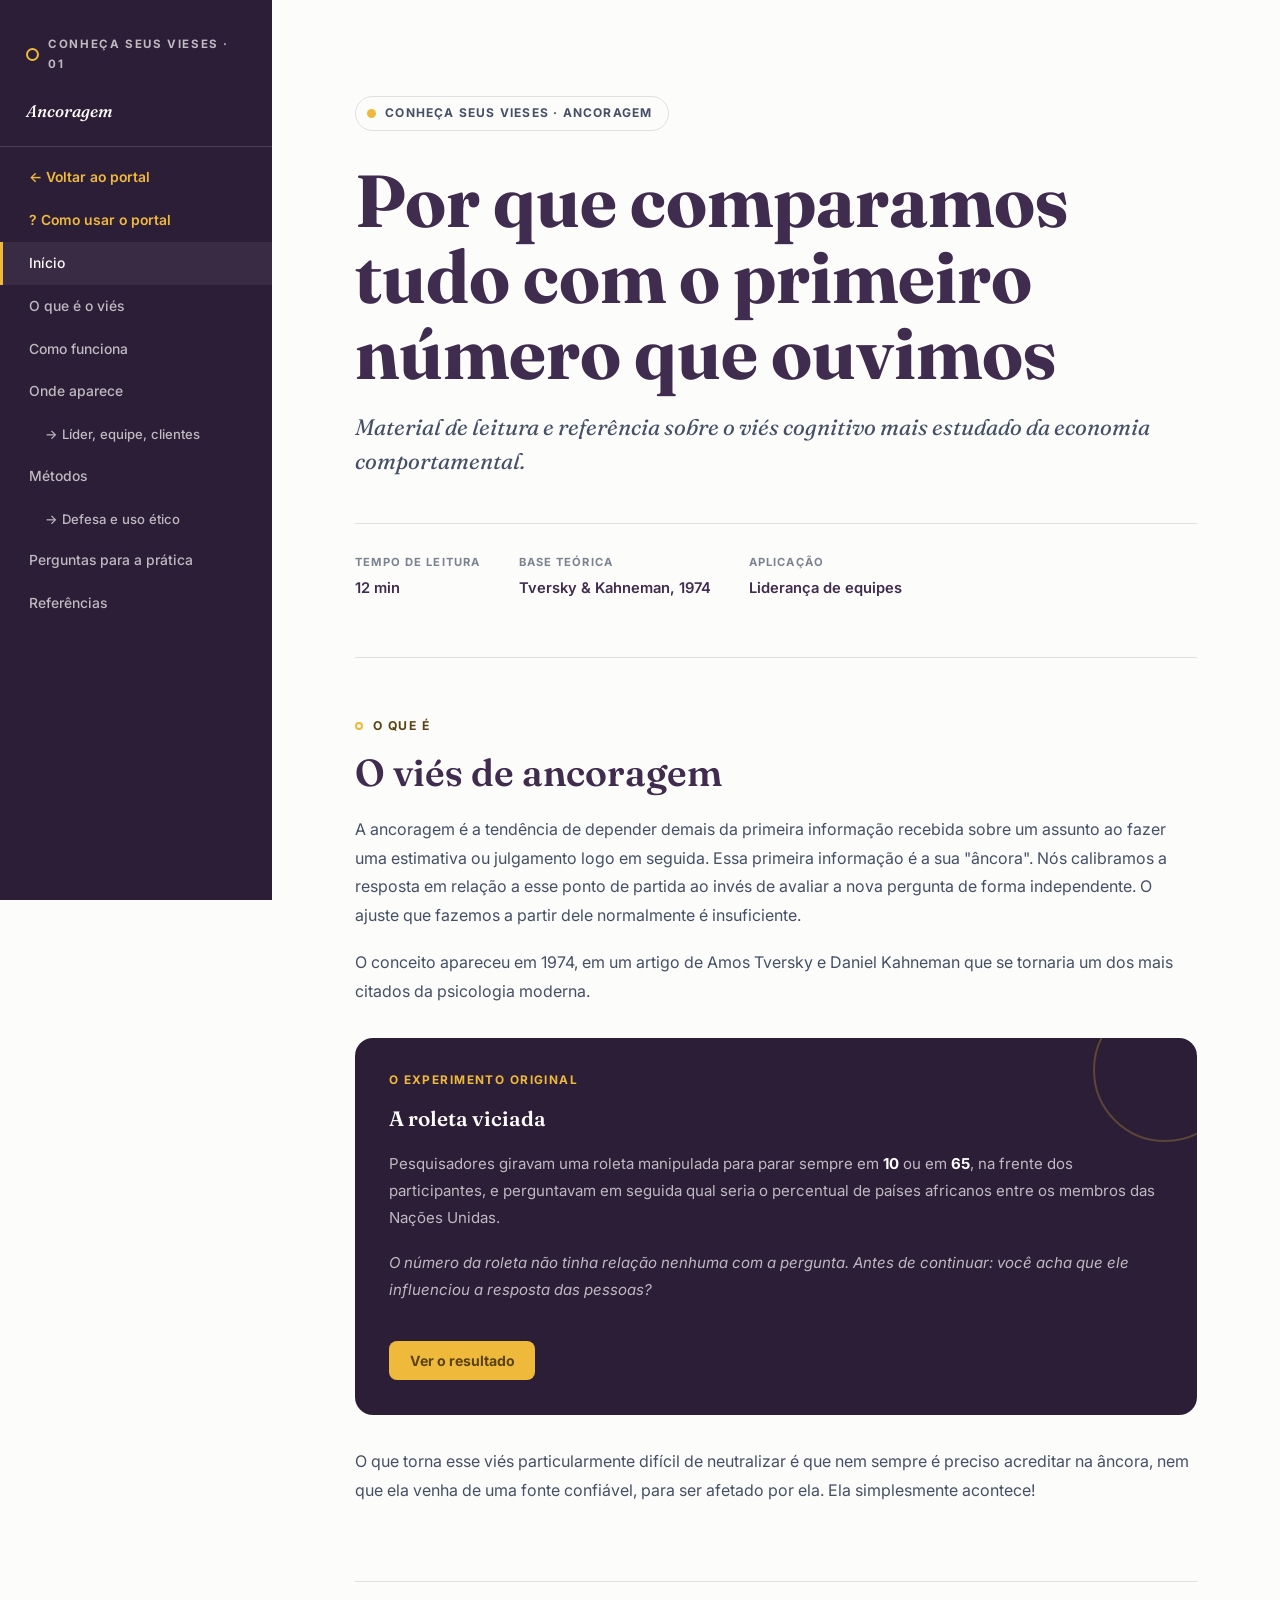
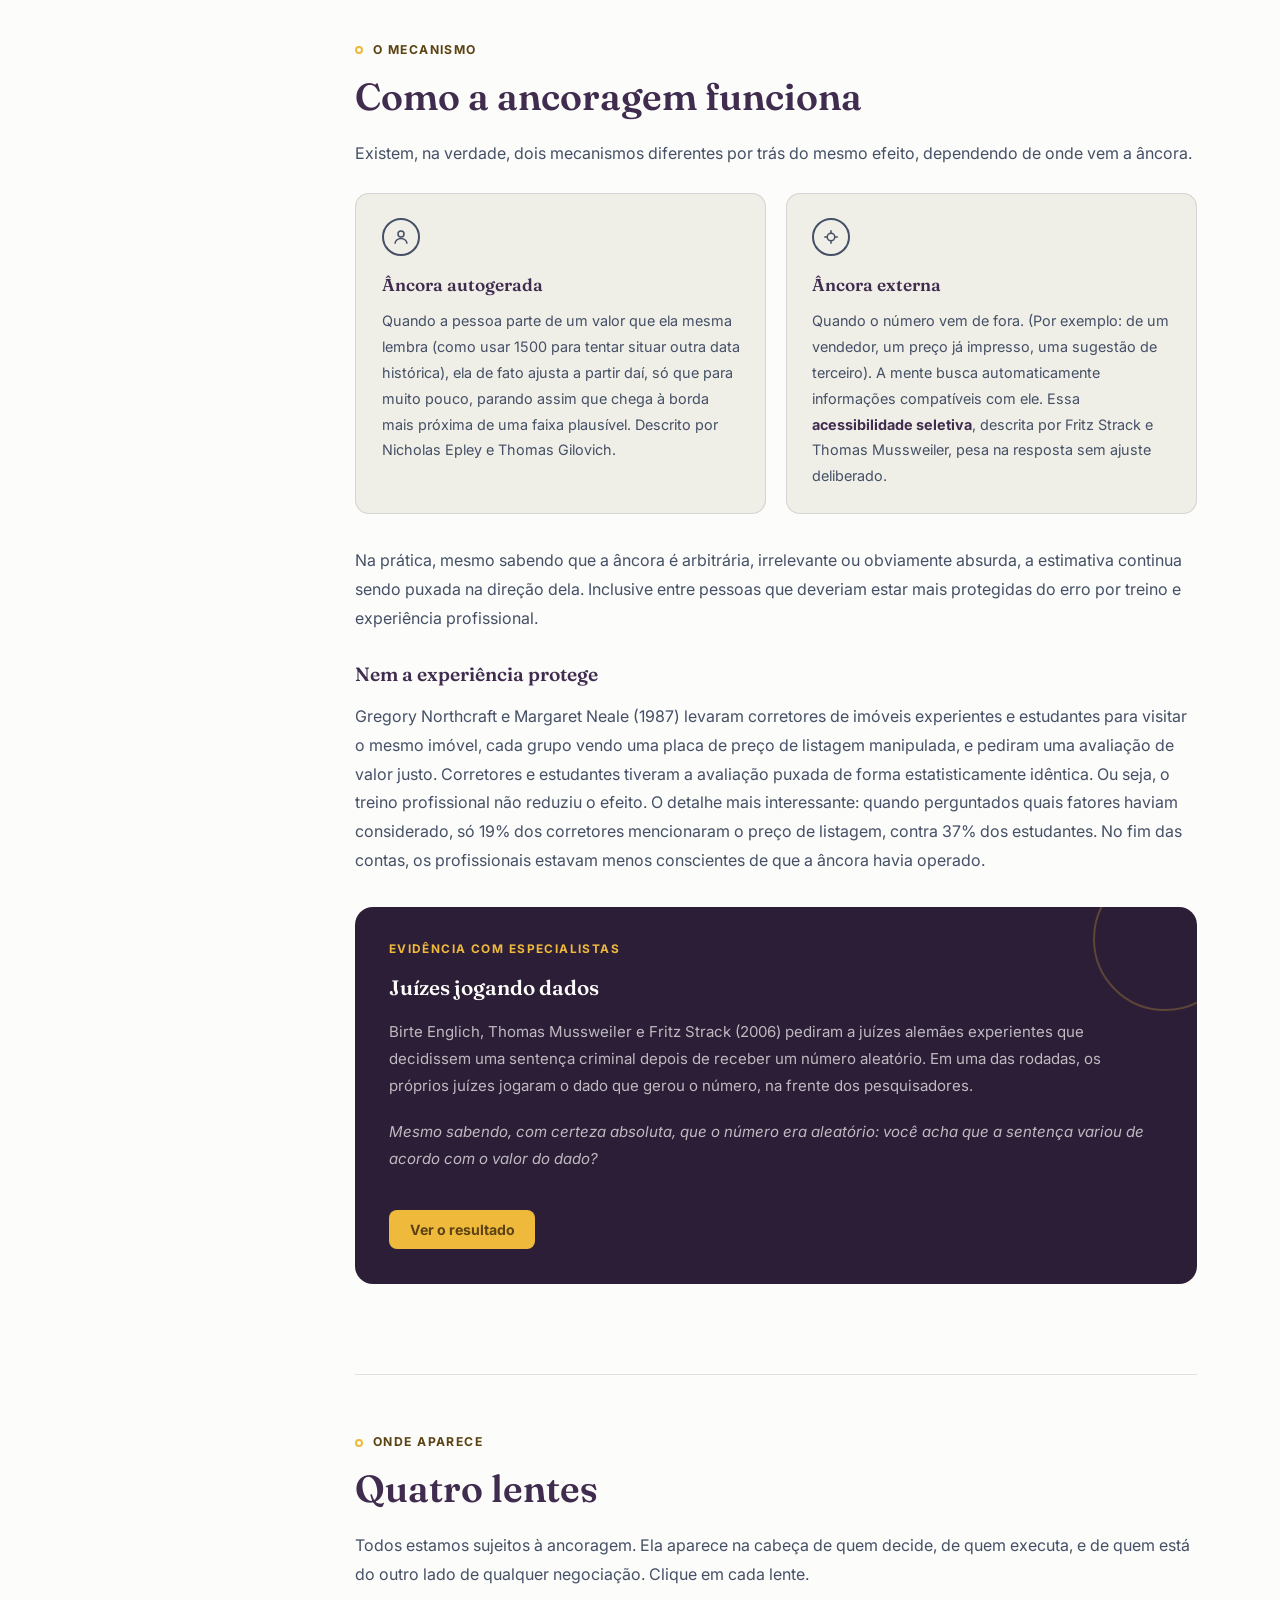
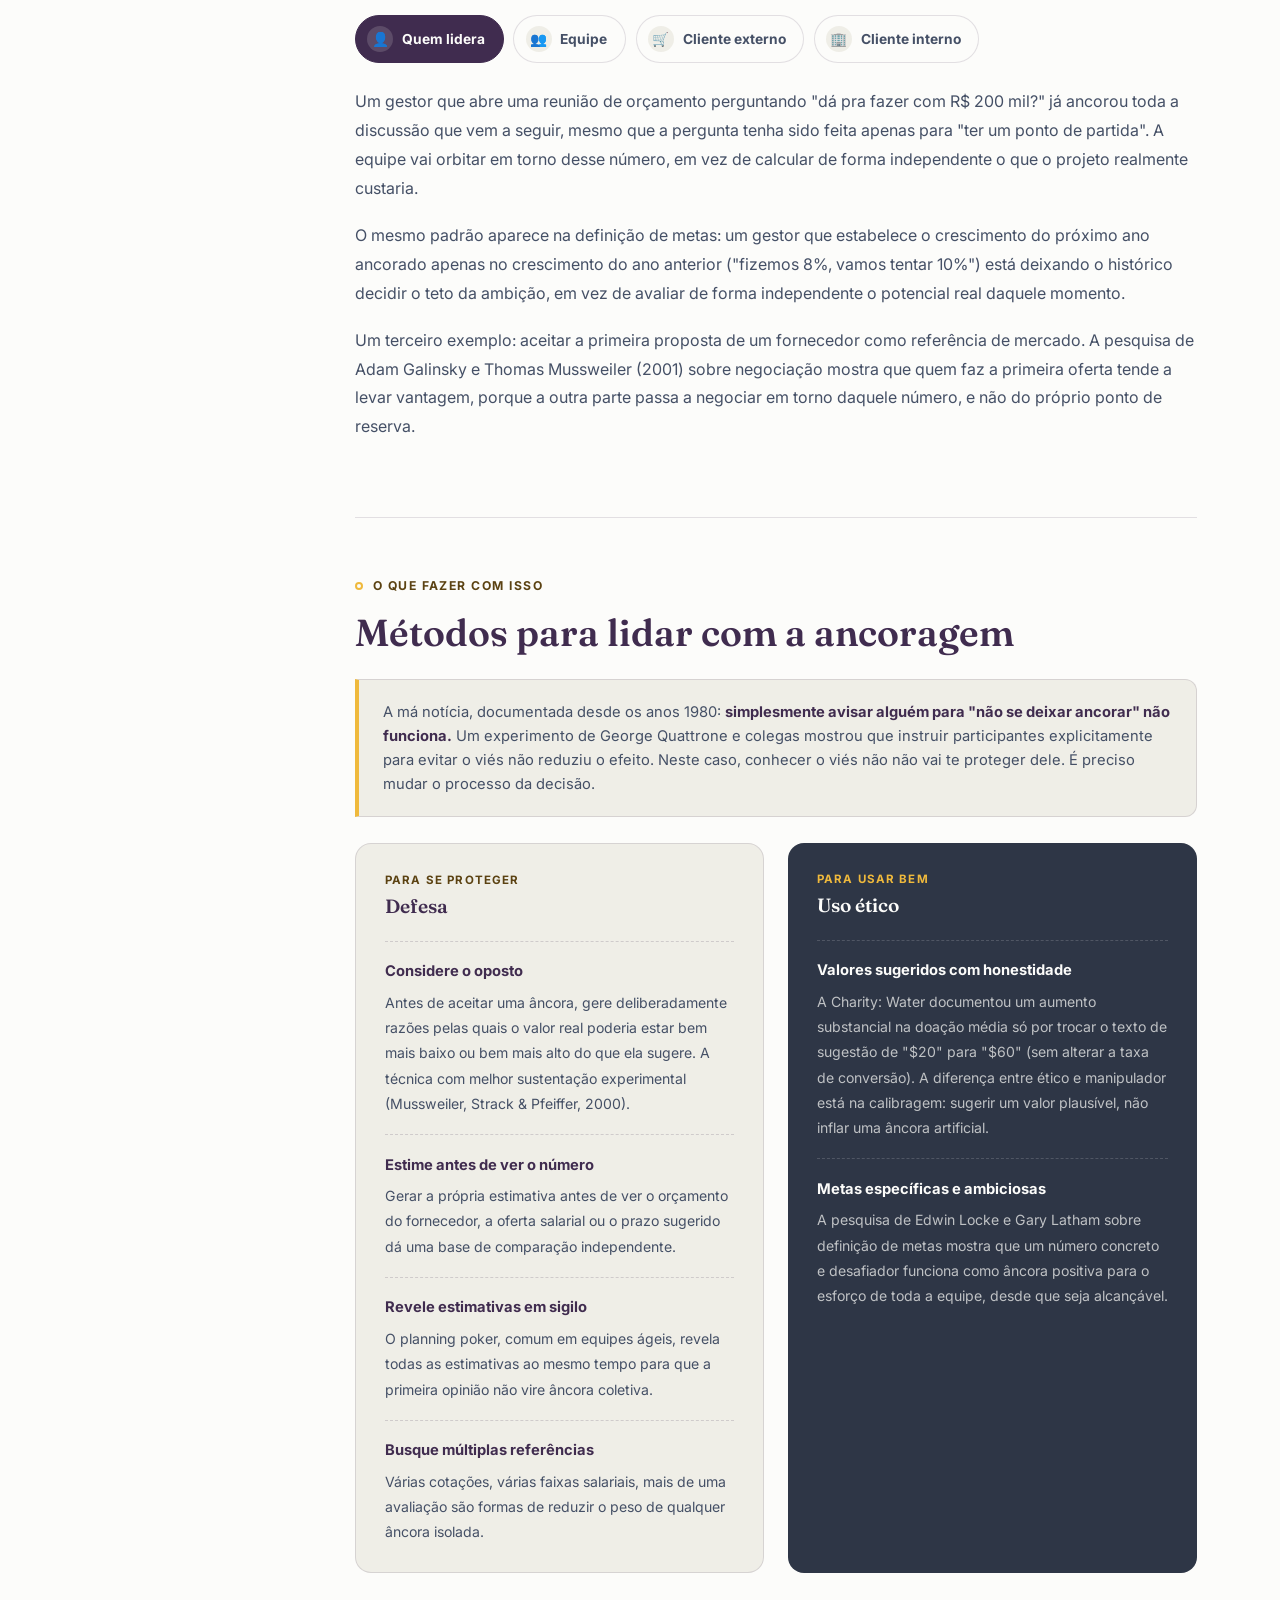
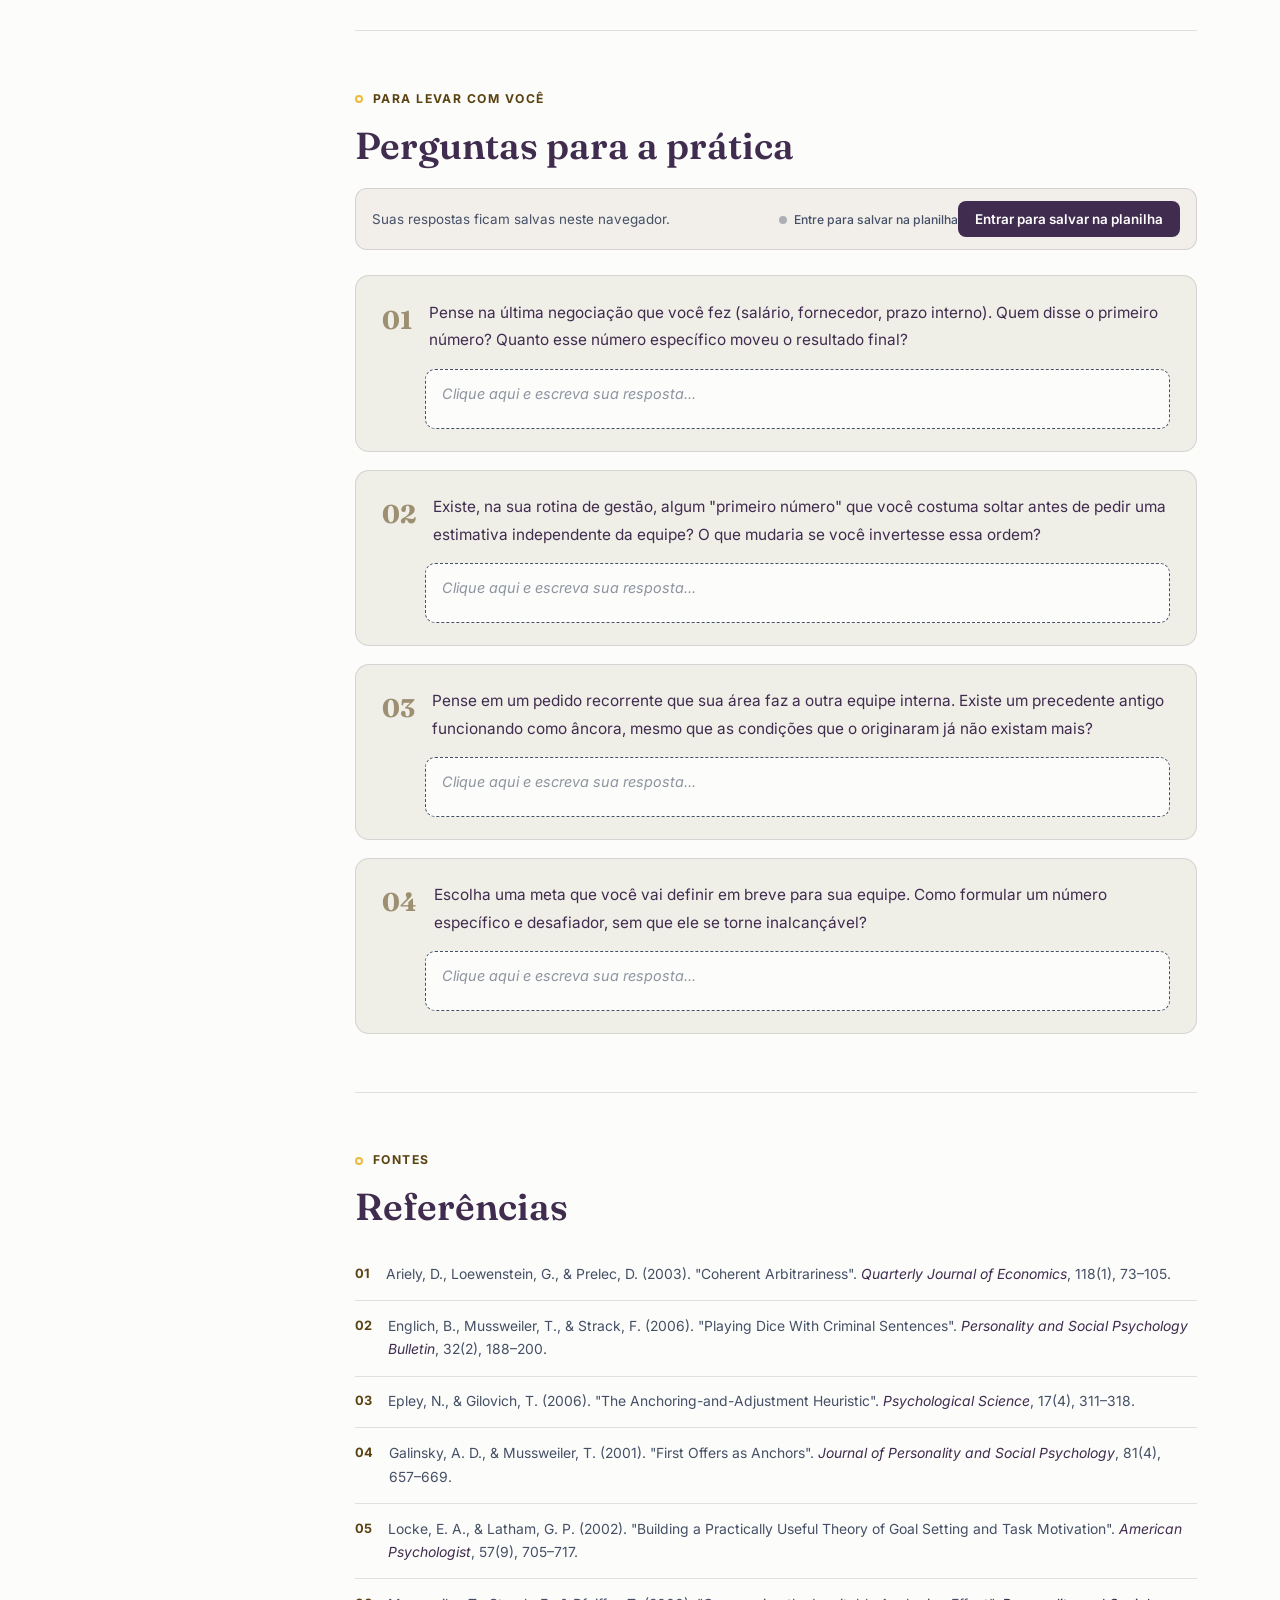
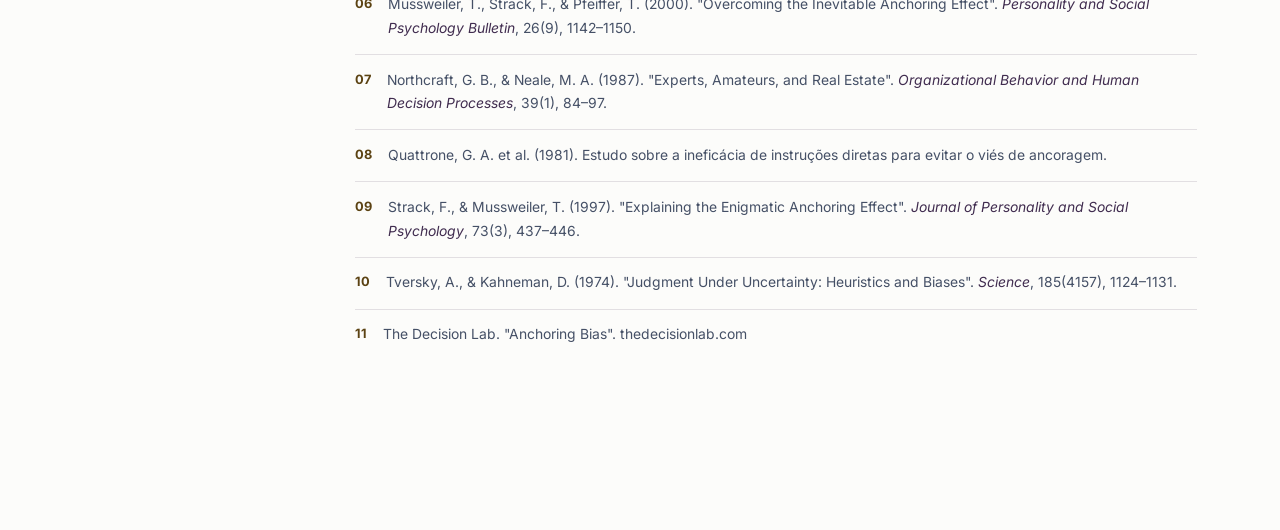
<file: vieses/ancoragem.html>
<!DOCTYPE html>
<html lang="pt-BR">
<head>
<meta charset="UTF-8">
<meta name="viewport" content="width=device-width, initial-scale=1.0">
<title>Conheça seus vieses: Ancoragem</title>
<link rel="preconnect" href="https://fonts.googleapis.com">
<link rel="preconnect" href="https://fonts.gstatic.com" crossorigin>
<link href="https://fonts.googleapis.com/css2?family=Fraunces:ital,opsz,wght@0,9..144,400;0,9..144,500;0,9..144,600;0,9..144,700;1,9..144,400;1,9..144,500&family=Inter:wght@400;500;600;700&display=swap" rel="stylesheet">
<style>
:root{
  --purple:#402C4F; --purple-deep:#2C1E37;
  --navy:#455066; --navy-deep:#2E3646;
  --paper:#FCFCFA; --paper-dim:#EFEEE7; --paper-line:rgba(64,44,79,0.14);
  --amber:#EFB93C; --amber-ink:#5B4212;
  --ink-on-dark:#FCFCFA; --dim-on-dark:rgba(252,252,250,0.7);
  --font-display:'Fraunces', Georgia, serif;
  --font-body:'Inter', -apple-system, sans-serif;
  --sidebar-w:272px;
}
*{ margin:0; padding:0; box-sizing:border-box; }
html{ scroll-behavior:smooth; }
body{
  font-family:var(--font-body); background:var(--paper); color:var(--purple);
  line-height:1.7; overflow-x:hidden; font-size:17px;
}
::selection{ background:var(--amber); color:var(--purple-deep); }
a{ color:var(--purple); }
:focus-visible{ outline:2px solid var(--amber); outline-offset:3px; }

/* ---------- PROGRESS BAR ---------- */
#progress-bar{ position:fixed; top:0; left:0; height:3px; width:0%; background:var(--amber); z-index:1000; transition:width .1s linear; }

/* ---------- SIDEBAR ---------- */
#sidebar-toggle{
  position:fixed; top:1.1rem; left:1rem; z-index:200; display:none;
  background:var(--purple-deep); border:1px solid rgba(252,252,250,0.25);
  color:var(--ink-on-dark); width:42px; height:42px; border-radius:10px;
  cursor:pointer; align-items:center; justify-content:center; flex-direction:column; gap:4px;
}
#sidebar-toggle span{ display:block; width:18px; height:2px; background:var(--ink-on-dark); border-radius:2px; transition:transform .25s, opacity .25s; }
#sidebar-toggle.active span:nth-child(1){ transform:translateY(6px) rotate(45deg); }
#sidebar-toggle.active span:nth-child(2){ opacity:0; }
#sidebar-toggle.active span:nth-child(3){ transform:translateY(-6px) rotate(-45deg); }
#overlay{ display:none; position:fixed; inset:0; background:rgba(44,30,55,0.55); z-index:90; }

#sidebar{
  position:fixed; left:0; top:0; bottom:0; width:var(--sidebar-w);
  background:var(--purple-deep); padding:2.2rem 0 2rem; z-index:100; overflow-y:auto;
}
.sidebar-badge{ display:flex; align-items:center; gap:0.6rem; padding:0 1.6rem 1.4rem; }
.sidebar-badge .dot{ width:13px; height:13px; border-radius:50%; border:2px solid var(--amber); flex-shrink:0; }
.sidebar-badge span{ font-family:var(--font-body); font-weight:700; font-size:0.72rem; letter-spacing:0.14em; text-transform:uppercase; color:var(--dim-on-dark); }
.sidebar-title{
  font-family:var(--font-display); font-style:italic; font-weight:500; font-size:1.05rem;
  color:var(--ink-on-dark); padding:0 1.6rem 1.3rem; border-bottom:1px solid rgba(252,252,250,0.14); margin-bottom:0.6rem;
}
.nav-item{
  display:block; padding:0.6rem 1.6rem; color:var(--dim-on-dark); text-decoration:none;
  font-size:0.87rem; font-weight:500; border-left:3px solid transparent;
  transition:color .2s, background .2s, border-color .2s;
}
.nav-item:hover, .nav-item.active{ color:var(--ink-on-dark); background:rgba(252,252,250,0.06); border-left-color:var(--amber); }
.nav-item.sub{ padding-left:2.6rem; font-size:0.82rem; }

/* ---------- LAYOUT ---------- */
.wrapper{ max-width:740px; margin:0 auto; padding:0 2rem 7rem; margin-left:calc(var(--sidebar-w) + 2vw); position:relative; }
@media (max-width:980px){
  #sidebar{ transform:translateX(-100%); transition:transform .4s cubic-bezier(.4,0,.2,1); }
  #sidebar.open{ transform:translateX(0); }
  #sidebar-toggle{ display:flex; }
  .wrapper{ margin-left:auto; max-width:720px; padding:0 1.3rem 5rem; }
}

/* ---------- HERO ---------- */
.hero{ padding:6rem 0 3.5rem; }
.hero-tag{
  display:inline-flex; align-items:center; gap:0.55rem; border:1px solid var(--paper-line);
  border-radius:100px; padding:0.4rem 1rem 0.4rem 0.7rem; font-size:0.75rem; font-weight:700;
  letter-spacing:0.1em; text-transform:uppercase; color:var(--navy); margin-bottom:2rem;
}
.hero-tag .dot{ width:9px; height:9px; border-radius:50%; background:var(--amber); }
.hero h1{ font-family:var(--font-display); font-weight:700; font-size:clamp(2.8rem,7vw,4.6rem); line-height:1.03; color:var(--purple); }
.hero-sub{ font-family:var(--font-display); font-style:italic; font-weight:400; font-size:clamp(1.15rem,2vw,1.4rem); color:var(--navy); max-width:34ch; margin-top:1.3rem; line-height:1.5; }
.hero-meta{ display:flex; gap:2.4rem; flex-wrap:wrap; margin-top:2.8rem; padding-top:1.8rem; border-top:1px solid var(--paper-line); }
.meta-item{ display:flex; flex-direction:column; gap:0.25rem; }
.meta-label{ font-size:0.7rem; font-weight:700; letter-spacing:0.1em; text-transform:uppercase; color:var(--navy); opacity:0.7; }
.meta-value{ font-size:0.92rem; font-weight:600; color:var(--purple); }

/* ---------- SECTIONS ---------- */
.section{ padding:3.6rem 0; border-top:1px solid var(--paper-line); opacity:0; transform:translateY(16px); transition:opacity .6s ease, transform .6s ease; }
.section.in-view{ opacity:1; transform:translateY(0); }
.section-eyebrow{ display:flex; align-items:center; gap:0.6rem; font-size:0.76rem; font-weight:700; letter-spacing:0.12em; text-transform:uppercase; color:var(--amber-ink); margin-bottom:0.9rem; }
.section-eyebrow .dot{ width:8px; height:8px; border-radius:50%; border:2px solid var(--amber); }
.section-title{ font-family:var(--font-display); font-weight:600; font-size:clamp(1.7rem,4vw,2.35rem); color:var(--purple); margin-bottom:1.3rem; line-height:1.15; }
.section p{ font-size:1rem; color:var(--navy); line-height:1.8; margin-bottom:1.15rem; max-width:66ch; }
.section p strong{ color:var(--purple); }
.section h4.sub{ font-family:var(--font-display); font-weight:600; font-size:1.2rem; color:var(--purple); margin:1.6rem 0 0.7rem; }

/* ---------- EXPERIMENTO (componente de assinatura) ---------- */
.experiment{
  background:var(--purple-deep); color:var(--ink-on-dark); border-radius:18px;
  padding:2rem 2.1rem 2.2rem; margin:2rem 0; position:relative; overflow:hidden;
}
.experiment:before{ content:''; position:absolute; top:-40px; right:-40px; width:140px; height:140px; border-radius:50%; border:2px solid rgba(239,185,60,0.25); }
.experiment-eyebrow{ font-size:0.74rem; font-weight:700; letter-spacing:0.12em; text-transform:uppercase; color:var(--amber); margin-bottom:0.7rem; }
.experiment h4{ font-family:var(--font-display); font-weight:600; font-size:1.3rem; margin-bottom:0.8rem; }
.experiment p{ color:var(--dim-on-dark); font-size:0.94rem; max-width:none; }
.experiment-prompt{ font-style:italic; color:var(--ink-on-dark); margin-top:1rem; }
.reveal-btn{
  margin-top:1.2rem; background:var(--amber); color:var(--amber-ink); border:none;
  font-family:var(--font-body); font-weight:700; font-size:0.88rem; padding:0.7rem 1.3rem;
  border-radius:8px; cursor:pointer; transition:transform .15s, background .15s;
}
.reveal-btn:hover{ background:#f5c968; transform:translateY(-1px); }
.reveal-btn:disabled{ opacity:0.5; cursor:default; transform:none; }
.reveal-result{
  max-height:0; overflow:hidden; opacity:0; transition:max-height .5s ease, opacity .4s ease, margin-top .5s ease;
}
.reveal-result.open{ max-height:400px; opacity:1; margin-top:1.3rem; }
.result-bars{ display:flex; gap:1.6rem; margin-top:1rem; }
.result-bar-col{ display:flex; flex-direction:column; align-items:center; gap:0.5rem; flex:1; }
.result-bar-track{ height:120px; width:100%; display:flex; align-items:flex-end; justify-content:center; }
.result-bar{ width:100%; max-width:80px; background:var(--amber); border-radius:6px 6px 0 0; height:0; transition:height 1s cubic-bezier(.2,.8,.2,1); }
.result-bar-label{ font-size:0.78rem; color:var(--dim-on-dark); text-align:center; }
.result-bar-val{ font-family:var(--font-display); font-weight:700; font-size:1.5rem; color:var(--ink-on-dark); }
.result-note{ font-size:0.85rem; color:var(--dim-on-dark); border-top:1px solid rgba(252,252,250,0.14); padding-top:0.9rem; margin-top:1.1rem; }

/* ---------- MECANISMO: DUAS COLUNAS ---------- */
.mech-grid{ display:grid; grid-template-columns:1fr 1fr; gap:1.2rem; margin:1.6rem 0 2rem; }
@media (max-width:680px){ .mech-grid{ grid-template-columns:1fr; } }
.mech-card{ background:var(--paper-dim); border:1px solid var(--paper-line); border-radius:14px; padding:1.5rem 1.6rem; }
.mech-card .mech-icon{ width:38px; height:38px; border-radius:50%; border:2px solid var(--navy); display:flex; align-items:center; justify-content:center; margin-bottom:0.9rem; }
.mech-card h5{ font-family:var(--font-display); font-weight:600; font-size:1.08rem; color:var(--purple); margin-bottom:0.5rem; }
.mech-card p{ font-size:0.9rem; color:var(--navy); max-width:none; margin-bottom:0; }

/* ---------- QUATRO LENTES (abas) ---------- */
.lens-tabs{ display:flex; gap:0.6rem; flex-wrap:wrap; margin:1.6rem 0 0; }
.lens-btn{
  display:flex; align-items:center; gap:0.55rem; font-family:var(--font-body); font-weight:700;
  font-size:0.86rem; padding:0.65rem 1.1rem 0.65rem 0.7rem; background:var(--paper); border:1.5px solid var(--paper-line);
  color:var(--navy); border-radius:100px; cursor:pointer; transition:border-color .15s, background .15s, color .15s;
}
.lens-btn .lens-icon{ width:26px; height:26px; border-radius:50%; display:flex; align-items:center; justify-content:center; background:var(--paper-dim); flex-shrink:0; }
.lens-btn:hover{ border-color:var(--navy); }
.lens-btn.active{ background:var(--purple); border-color:var(--purple); color:var(--paper); }
.lens-btn.active .lens-icon{ background:rgba(252,252,250,0.15); }
.lens-panels{ margin-top:1.5rem; }
.lens-panel{ display:none; animation:fadeUp .4s ease; }
.lens-panel.active{ display:block; }
@keyframes fadeUp{ from{opacity:0; transform:translateY(10px);} to{opacity:1; transform:translateY(0);} }
.lens-panel p{ font-size:1rem; }

/* ---------- MÉTODOS ---------- */
.methods-grid{ display:grid; grid-template-columns:1fr 1fr; gap:1.5rem; margin-top:1.6rem; }
@media (max-width:780px){ .methods-grid{ grid-template-columns:1fr; } }
.method-col{ border-radius:16px; padding:1.7rem 1.8rem; }
.method-col.defend{ background:var(--paper-dim); border:1px solid var(--paper-line); }
.method-col.ethical{ background:var(--navy-deep); color:var(--ink-on-dark); }
.method-col h4{ font-family:var(--font-display); font-weight:600; font-size:1.2rem; margin-bottom:0.3rem; }
.method-col.defend h4{ color:var(--purple); }
.method-col.ethical h4{ color:var(--ink-on-dark); }
.method-col .method-eyebrow{ font-size:0.72rem; font-weight:700; text-transform:uppercase; letter-spacing:0.1em; }
.method-col.defend .method-eyebrow{ color:var(--amber-ink); }
.method-col.ethical .method-eyebrow{ color:var(--amber); }
.method-item{ margin-top:1.1rem; padding-top:1.1rem; border-top:1px dashed rgba(64,44,79,0.18); }
.method-col.ethical .method-item{ border-top-color:rgba(252,252,250,0.16); }
.method-item:first-of-type{ border-top:none; margin-top:1rem; padding-top:0; }
.method-item h5{ font-family:var(--font-body); font-weight:700; font-size:0.92rem; margin-bottom:0.35rem; }
.method-col.defend .method-item h5{ color:var(--purple); }
.method-col.ethical .method-item h5{ color:var(--ink-on-dark); }
.method-item p{ font-size:0.88rem; margin-bottom:0; max-width:none; }
.method-col.defend .method-item p{ color:var(--navy); }
.method-col.ethical .method-item p{ color:var(--dim-on-dark); }

/* ---------- ATENÇÃO (avisos) ---------- */
.callout{
  display:flex; gap:1rem; background:var(--paper-dim); border:1px solid var(--paper-line);
  border-left:4px solid var(--amber); border-radius:0 12px 12px 0; padding:1.2rem 1.5rem; margin:1.6rem 0;
}
.callout-text{ font-size:0.92rem; color:var(--navy); line-height:1.65; }
.callout-text strong{ color:var(--purple); }

/* ---------- PERGUNTAS PARA A PRÁTICA ---------- */
.reflexao-grid{ display:flex; flex-direction:column; gap:1.1rem; margin-top:1.6rem; }
.reflexao-item{ background:var(--paper-dim); border:1px solid var(--paper-line); border-radius:14px; padding:1.4rem 1.6rem; }
.reflexao-top{ display:flex; gap:1.1rem; }
.reflexao-num{ font-family:var(--font-display); font-weight:700; font-size:1.6rem; color:var(--amber-ink); opacity:0.55; flex-shrink:0; }
.reflexao-top p{ font-size:0.96rem; color:var(--purple); margin-bottom:0; }
.reflexao-note{
  margin-top:0.9rem; margin-left:2.7rem; border:1.5px dashed var(--navy); border-radius:10px;
  padding:0.8rem 1rem; min-height:60px; font-size:0.9rem; color:var(--purple); background:var(--paper);
}
.reflexao-note:empty:before{ content:'Clique aqui e escreva sua resposta...'; color:var(--navy); opacity:0.6; font-style:italic; }

/* ---------- REFERÊNCIAS ---------- */
.ref-list{ list-style:none; margin-top:1rem; }
.ref-list li{ font-size:0.87rem; color:var(--navy); padding:0.85rem 0; border-bottom:1px solid var(--paper-line); display:flex; gap:1rem; }
.ref-list li:last-child{ border-bottom:none; }
.ref-num{ color:var(--amber-ink); font-weight:700; font-size:0.8rem; flex-shrink:0; }
.ref-list em{ color:var(--purple); }

#back-to-top{
  position:fixed; bottom:2rem; right:2rem; width:46px; height:46px; background:var(--purple);
  border:none; border-radius:12px; color:var(--paper); font-size:1.2rem; cursor:pointer;
  display:none; align-items:center; justify-content:center; z-index:100; box-shadow:0 10px 30px -8px rgba(44,30,55,0.5);
}
#back-to-top:hover{ background:var(--purple-deep); }

@media (prefers-reduced-motion: reduce){
  .section, .reveal-result, .result-bar{ transition:none !important; }
  .lens-panel{ animation:none !important; }
}
</style>
<!-- portal-vd -->
<link rel="stylesheet" href="../assets/css/portal.css">
<style>
  .nav-item.vd-voltar, .nav-item.vd-ajuda-link{ color:var(--amber); font-weight:600; }
  /* largura: o texto ocupa a área disponível ao lado do sumário */
  .wrapper{ max-width:1180px !important; margin:0 4vw 0 calc(var(--sidebar-w) + 4vw) !important; }
  .section p, .lens-panel p{ max-width:none !important; }
  .hero-sub{ max-width:60ch !important; }
  @media (max-width:980px){ .wrapper{ margin:0 auto !important; max-width:none !important; } }
  @media print{
    .section{ opacity:1 !important; transform:none !important; }
    #sidebar, #sidebar-toggle, #overlay, #progress-bar, #back-to-top{ display:none !important; }
    .wrapper{ margin:0 auto !important; }
    .lens-panel{ display:block !important; }
    .reveal-result{ max-height:none !important; opacity:1 !important; }
  }
</style>
</head>
<body>

<div id="progress-bar"></div>
<button id="sidebar-toggle" aria-label="Abrir menu"><span></span><span></span><span></span></button>
<div id="overlay"></div>

<nav id="sidebar">
  <div class="sidebar-badge"><span class="dot"></span><span>Conheça seus vieses · 01</span></div>
  <div class="sidebar-title">Ancoragem</div>
  <a class="nav-item vd-voltar" href="../index.html">← Voltar ao portal</a>
  <a class="nav-item vd-ajuda-link" href="../index.html#ajuda" onclick="if(window.VD){event.preventDefault();VD.abrirInstrucoes();}">? Como usar o portal</a>
  <a class="nav-item" href="#intro">Início</a>
  <a class="nav-item" href="#o-que-e">O que é o viés</a>
  <a class="nav-item" href="#como-funciona">Como funciona</a>
  <a class="nav-item" href="#quatro-lentes">Onde aparece</a>
  <a class="nav-item sub" href="#quatro-lentes">→ Líder, equipe, clientes</a>
  <a class="nav-item" href="#metodos">Métodos</a>
  <a class="nav-item sub" href="#metodos">→ Defesa e uso ético</a>
  <a class="nav-item" href="#pratica">Perguntas para a prática</a>
  <a class="nav-item" href="#referencias">Referências</a>
</nav>

<main class="wrapper">

  <section class="hero" id="intro">
    <div class="hero-tag"><span class="dot"></span>Conheça seus vieses · Ancoragem</div>
    <h1>Por que comparamos<br>tudo com o primeiro<br>número que ouvimos</h1>
    <p class="hero-sub">Material de leitura e referência sobre o viés cognitivo mais estudado da economia comportamental.</p>
    <div class="hero-meta">
      <div class="meta-item"><span class="meta-label">Tempo de leitura</span><span class="meta-value">12 min</span></div>
      <div class="meta-item"><span class="meta-label">Base teórica</span><span class="meta-value">Tversky &amp; Kahneman, 1974</span></div>
      <div class="meta-item"><span class="meta-label">Aplicação</span><span class="meta-value">Liderança de equipes</span></div>
    </div>
  </section>

  <section class="section" id="o-que-e">
    <div class="section-eyebrow"><span class="dot"></span>O que é</div>
    <h2 class="section-title">O viés de ancoragem</h2>
    <p>A ancoragem é a tendência de depender demais da primeira informação recebida sobre um assunto ao fazer uma estimativa ou julgamento logo em seguida. Essa primeira informação é a sua "âncora". Nós calibramos a resposta em relação a esse ponto de partida ao invés de avaliar a nova pergunta de forma independente. O ajuste que fazemos a partir dele normalmente é insuficiente.</p>
    <p>O conceito apareceu em 1974, em um artigo de Amos Tversky e Daniel Kahneman que se tornaria um dos mais citados da psicologia moderna.</p>

    <div class="experiment" id="exp-roleta">
      <div class="experiment-eyebrow">O experimento original</div>
      <h4>A roleta viciada</h4>
      <p>Pesquisadores giravam uma roleta manipulada para parar sempre em <strong style="color:var(--ink-on-dark)">10</strong> ou em <strong style="color:var(--ink-on-dark)">65</strong>, na frente dos participantes, e perguntavam em seguida qual seria o percentual de países africanos entre os membros das Nações Unidas.</p>
      <p class="experiment-prompt">O número da roleta não tinha relação nenhuma com a pergunta. Antes de continuar: você acha que ele influenciou a resposta das pessoas?</p>
      <button class="reveal-btn" data-target="result-roleta">Ver o resultado</button>
      <div class="reveal-result" id="result-roleta">
        <div class="result-bars">
          <div class="result-bar-col"><div class="result-bar-track"><div class="result-bar" data-height="25"></div></div><div class="result-bar-val">25%</div><div class="result-bar-label">Roleta parou em 10</div></div>
          <div class="result-bar-col"><div class="result-bar-track"><div class="result-bar" data-height="45"></div></div><div class="result-bar-val">45%</div><div class="result-bar-label">Roleta parou em 65</div></div>
        </div>
        <p class="result-note">Estimativa média do percentual de países africanos na ONU, conforme o número visto na roleta. Uma diferença de mais de 15 pontos percentuais, gerada por um número aleatório e irrelevante.</p>
      </div>
    </div>

    <p>O que torna esse viés particularmente difícil de neutralizar é que nem sempre é preciso acreditar na âncora, nem que ela venha de uma fonte confiável, para ser afetado por ela. Ela simplesmente acontece!</p>
  </section>

  <section class="section" id="como-funciona">
    <div class="section-eyebrow"><span class="dot"></span>O mecanismo</div>
    <h2 class="section-title">Como a ancoragem funciona</h2>
    <p>Existem, na verdade, dois mecanismos diferentes por trás do mesmo efeito, dependendo de onde vem a âncora.</p>

    <div class="mech-grid">
      <div class="mech-card">
        <div class="mech-icon"><svg width="18" height="18" viewBox="0 0 24 24" fill="none" stroke="#455066" stroke-width="2"><circle cx="12" cy="8" r="4"/><path d="M4 21c0-4 3.5-7 8-7s8 3 8 7"/></svg></div>
        <h5>Âncora autogerada</h5>
        <p>Quando a pessoa parte de um valor que ela mesma lembra (como usar 1500 para tentar situar outra data histórica), ela de fato ajusta a partir daí, só que para muito pouco, parando assim que chega à borda mais próxima de uma faixa plausível. Descrito por Nicholas Epley e Thomas Gilovich.</p>
      </div>
      <div class="mech-card">
        <div class="mech-icon"><svg width="18" height="18" viewBox="0 0 24 24" fill="none" stroke="#455066" stroke-width="2"><path d="M12 3v4M12 17v4M3 12h4M17 12h4"/><circle cx="12" cy="12" r="5"/></svg></div>
        <h5>Âncora externa</h5>
        <p>Quando o número vem de fora. (Por exemplo: de um vendedor, um preço já impresso, uma sugestão de terceiro). A mente busca automaticamente informações compatíveis com ele. Essa <strong>acessibilidade seletiva</strong>, descrita por Fritz Strack e Thomas Mussweiler, pesa na resposta sem ajuste deliberado.</p>
      </div>
    </div>

    <p>Na prática, mesmo sabendo que a âncora é arbitrária, irrelevante ou obviamente absurda, a estimativa continua sendo puxada na direção dela. Inclusive entre pessoas que deveriam estar mais protegidas do erro por treino e experiência profissional.</p>

    <h4 class="sub">Nem a experiência protege</h4>
    <p>Gregory Northcraft e Margaret Neale (1987) levaram corretores de imóveis experientes e estudantes para visitar o mesmo imóvel, cada grupo vendo uma placa de preço de listagem manipulada, e pediram uma avaliação de valor justo. Corretores e estudantes tiveram a avaliação puxada de forma estatisticamente idêntica. Ou seja, o treino profissional não reduziu o efeito. O detalhe mais interessante: quando perguntados quais fatores haviam considerado, só 19% dos corretores mencionaram o preço de listagem, contra 37% dos estudantes. No fim das contas, os profissionais estavam menos conscientes de que a âncora havia operado.</p>

    <div class="experiment" id="exp-juizes">
      <div class="experiment-eyebrow">Evidência com especialistas</div>
      <h4>Juízes jogando dados</h4>
      <p>Birte Englich, Thomas Mussweiler e Fritz Strack (2006) pediram a juízes alemães experientes que decidissem uma sentença criminal depois de receber um número aleatório. Em uma das rodadas, os próprios juízes jogaram o dado que gerou o número, na frente dos pesquisadores.</p>
      <p class="experiment-prompt">Mesmo sabendo, com certeza absoluta, que o número era aleatório: você acha que a sentença variou de acordo com o valor do dado?</p>
      <button class="reveal-btn" data-target="result-juizes">Ver o resultado</button>
      <div class="reveal-result" id="result-juizes">
        <p style="color:var(--ink-on-dark);font-size:0.98rem;">Sim. Juízes que tiraram um número alto no dado deram sentenças mais longas do que juízes que tiraram um número baixo, mesmo tendo jogado o dado com as próprias mãos.</p>
        <p class="result-note">"Sentenças judiciais deveriam ser guiadas por fatos, não pelo acaso", escrevem os autores. E, ainda assim, não foram. Nem a experiência, nem a formação jurídica reduziram o efeito.</p>
      </div>
    </div>
  </section>

  <section class="section" id="quatro-lentes">
    <div class="section-eyebrow"><span class="dot"></span>Onde aparece</div>
    <h2 class="section-title">Quatro lentes</h2>
    <p>Todos estamos sujeitos à ancoragem. Ela aparece na cabeça de quem decide, de quem executa, e de quem está do outro lado de qualquer negociação. Clique em cada lente.</p>

    <div class="lens-tabs" id="lens-tabs">
      <button class="lens-btn active" data-lens="lider"><span class="lens-icon">👤</span> Quem lidera</button>
      <button class="lens-btn" data-lens="equipe"><span class="lens-icon">👥</span> Equipe</button>
      <button class="lens-btn" data-lens="externo"><span class="lens-icon">🛒</span> Cliente externo</button>
      <button class="lens-btn" data-lens="interno"><span class="lens-icon">🏢</span> Cliente interno</button>
    </div>

    <div class="lens-panels">
      <div class="lens-panel active" id="lens-lider">
        <p>Um gestor que abre uma reunião de orçamento perguntando "dá pra fazer com R$ 200 mil?" já ancorou toda a discussão que vem a seguir, mesmo que a pergunta tenha sido feita apenas para "ter um ponto de partida". A equipe vai orbitar em torno desse número, em vez de calcular de forma independente o que o projeto realmente custaria.</p>
        <p>O mesmo padrão aparece na definição de metas: um gestor que estabelece o crescimento do próximo ano ancorado apenas no crescimento do ano anterior ("fizemos 8%, vamos tentar 10%") está deixando o histórico decidir o teto da ambição, em vez de avaliar de forma independente o potencial real daquele momento.</p>
        <p>Um terceiro exemplo: aceitar a primeira proposta de um fornecedor como referência de mercado. A pesquisa de Adam Galinsky e Thomas Mussweiler (2001) sobre negociação mostra que quem faz a primeira oferta tende a levar vantagem, porque a outra parte passa a negociar em torno daquele número, e não do próprio ponto de reserva.</p>
      </div>
      <div class="lens-panel" id="lens-equipe">
        <p>Estimativas de prazo são o terreno mais fértil para a ancoragem dentro de uma equipe. A "falácia do planejamento" (quando subestimamos quanto tempo um projeto vai levar) tem a ancoragem como um dos motores: se o projeto parecido anterior levou três meses, o novo tende a ser estimado em torno de três meses, mesmo com escopo bem maior.</p>
        <p>Avaliações de desempenho sofrem de um problema parecido, ao longo do tempo: a primeira nota formal recebida por um funcionário tende a ancorar as avaliações seguintes, mesmo diante de mudanças reais e visíveis de desempenho.</p>
        <p>E há o exemplo mais pessoal: candidatos que revelam o salário atual durante uma negociação tendem a receber ofertas mais próximas desse valor, independentemente do que valem no mercado para o novo cargo.</p>
      </div>
      <div class="lens-panel" id="lens-externo">
        <p>A etiqueta clássica "de R$ 800 por R$ 300" fornece uma âncora (R$ 800) que faz R$ 300 parecer uma pechincha, mesmo que R$ 800 nunca tenha sido, de fato, um preço praticado. Planos de assinatura que listam a opção mais cara primeiro fazem o plano intermediário parecer mais razoável só por comparação.</p>
        <div class="experiment" id="exp-ssn" style="margin-top:1.6rem;">
          <div class="experiment-eyebrow">O experimento mais citado da área</div>
          <h4>Os dois últimos dígitos do seu documento</h4>
          <p>Dan Ariely, George Loewenstein e Drazen Prelec (2003) pediram a um grupo de estudantes que escrevesse os dois últimos dígitos do próprio número de identificação social antes de decidir quanto pagariam por vinho, chocolate e teclados de computador.</p>
          <p class="experiment-prompt">Um número que não tem nenhuma relação com o valor de nada. Você acha que ele influenciou o quanto os estudantes se dispuseram a pagar?</p>
          <button class="reveal-btn" data-target="result-ssn">Ver o resultado</button>
          <div class="reveal-result" id="result-ssn">
            <p style="color:var(--ink-on-dark);font-size:0.98rem;">Sim. Estudantes com dígitos finais altos ofereceram valores consistentemente mais altos do que estudantes com dígitos finais baixos para os mesmos produtos, vistos pelas mesmas pessoas, no mesmo momento.</p>
            <p class="result-note">Os próprios autores batizaram o fenômeno de "arbitrariedade coerente": a valoração nasce de um número aleatório, mas, uma vez ancorada, se comporta de forma consistente. Isso dá a falsa impressão de refletir uma preferência estável. O efeito não diminuiu com a experiência dos participantes com o produto.</p>
          </div>
        </div>
      </div>
      <div class="lens-panel" id="lens-interno">
        <p>Esse é o contexto é um contexto que não envolve necessariamente dinheiro trocando de mãos, mas opera exatamente do mesmo jeito. Quando uma área interna pede um serviço a outra ("preciso disso até sexta, dá pra fazer?"), o prazo mencionado na primeira conversa, ainda que informal, tende a se tornar o padrão contra o qual toda entrega futura será julgada.</p>
        <p>O mesmo vale para precedentes internos: se uma área de tecnologia atendeu um pedido excepcionalmente rápido uma vez, esse atendimento vira a âncora implícita de expectativa para os pedidos seguinte, mesmo quando as circunstâncias que permitiram a rapidez daquela vez não existem mais.</p>
        <p>Orçamentos internos entre departamentos seguem o mesmo roteiro dos orçamentos com fornecedores externos: a primeira cifra pedida por uma área, ainda que estimada às pressas, tende a ancorar toda a negociação de aprovação que vem a seguir dentro do próprio comitê financeiro da empresa.</p>
      </div>
    </div>
  </section>

  <section class="section" id="metodos">
    <div class="section-eyebrow"><span class="dot"></span>O que fazer com isso</div>
    <h2 class="section-title">Métodos para lidar com a ancoragem</h2>

    <div class="callout">
      <div class="callout-text">A má notícia, documentada desde os anos 1980: <strong>simplesmente avisar alguém para "não se deixar ancorar" não funciona.</strong> Um experimento de George Quattrone e colegas mostrou que instruir participantes explicitamente para evitar o viés não reduziu o efeito. Neste caso, conhecer o viés não não vai te proteger dele. É preciso mudar o processo da decisão.</div>
    </div>

    <div class="methods-grid">
      <div class="method-col defend">
        <div class="method-eyebrow">Para se proteger</div>
        <h4>Defesa</h4>
        <div class="method-item">
          <h5>Considere o oposto</h5>
          <p>Antes de aceitar uma âncora, gere deliberadamente razões pelas quais o valor real poderia estar bem mais baixo ou bem mais alto do que ela sugere. A técnica com melhor sustentação experimental (Mussweiler, Strack &amp; Pfeiffer, 2000).</p>
        </div>
        <div class="method-item">
          <h5>Estime antes de ver o número</h5>
          <p>Gerar a própria estimativa antes de ver o orçamento do fornecedor, a oferta salarial ou o prazo sugerido dá uma base de comparação independente.</p>
        </div>
        <div class="method-item">
          <h5>Revele estimativas em sigilo</h5>
          <p>O planning poker, comum em equipes ágeis, revela todas as estimativas ao mesmo tempo para que a primeira opinião não vire âncora coletiva.</p>
        </div>
        <div class="method-item">
          <h5>Busque múltiplas referências</h5>
          <p>Várias cotações, várias faixas salariais, mais de uma avaliação são formas de reduzir o peso de qualquer âncora isolada.</p>
        </div>
      </div>
      <div class="method-col ethical">
        <div class="method-eyebrow">Para usar bem</div>
        <h4>Uso ético</h4>
        <div class="method-item">
          <h5>Valores sugeridos com honestidade</h5>
          <p>A Charity: Water documentou um aumento substancial na doação média só por trocar o texto de sugestão de "$20" para "$60" (sem alterar a taxa de conversão). A diferença entre ético e manipulador está na calibragem: sugerir um valor plausível, não inflar uma âncora artificial.</p>
        </div>
        <div class="method-item">
          <h5>Metas específicas e ambiciosas</h5>
          <p>A pesquisa de Edwin Locke e Gary Latham sobre definição de metas mostra que um número concreto e desafiador funciona como âncora positiva para o esforço de toda a equipe, desde que seja alcançável.</p>
        </div>
      </div>
    </div>
  </section>

  <section class="section" id="pratica">
    <div class="section-eyebrow"><span class="dot"></span>Para levar com você</div>
    <h2 class="section-title">Perguntas para a prática</h2>
    <div class="reflexao-grid">
      <div class="reflexao-item"><div class="reflexao-top"><div class="reflexao-num">01</div><p>Pense na última negociação que você fez (salário, fornecedor, prazo interno). Quem disse o primeiro número? Quanto esse número específico moveu o resultado final?</p></div><div class="reflexao-note" contenteditable="true"></div></div>
      <div class="reflexao-item"><div class="reflexao-top"><div class="reflexao-num">02</div><p>Existe, na sua rotina de gestão, algum "primeiro número" que você costuma soltar antes de pedir uma estimativa independente da equipe? O que mudaria se você invertesse essa ordem?</p></div><div class="reflexao-note" contenteditable="true"></div></div>
      <div class="reflexao-item"><div class="reflexao-top"><div class="reflexao-num">03</div><p>Pense em um pedido recorrente que sua área faz a outra equipe interna. Existe um precedente antigo funcionando como âncora, mesmo que as condições que o originaram já não existam mais?</p></div><div class="reflexao-note" contenteditable="true"></div></div>
      <div class="reflexao-item"><div class="reflexao-top"><div class="reflexao-num">04</div><p>Escolha uma meta que você vai definir em breve para sua equipe. Como formular um número específico e desafiador, sem que ele se torne inalcançável?</p></div><div class="reflexao-note" contenteditable="true"></div></div>
    </div>
  </section>

  <section class="section" id="referencias">
    <div class="section-eyebrow"><span class="dot"></span>Fontes</div>
    <h2 class="section-title">Referências</h2>
    <ul class="ref-list">
      <li><span class="ref-num">01</span><span>Ariely, D., Loewenstein, G., &amp; Prelec, D. (2003). "Coherent Arbitrariness". <em>Quarterly Journal of Economics</em>, 118(1), 73–105.</span></li>
      <li><span class="ref-num">02</span><span>Englich, B., Mussweiler, T., &amp; Strack, F. (2006). "Playing Dice With Criminal Sentences". <em>Personality and Social Psychology Bulletin</em>, 32(2), 188–200.</span></li>
      <li><span class="ref-num">03</span><span>Epley, N., &amp; Gilovich, T. (2006). "The Anchoring-and-Adjustment Heuristic". <em>Psychological Science</em>, 17(4), 311–318.</span></li>
      <li><span class="ref-num">04</span><span>Galinsky, A. D., &amp; Mussweiler, T. (2001). "First Offers as Anchors". <em>Journal of Personality and Social Psychology</em>, 81(4), 657–669.</span></li>
      <li><span class="ref-num">05</span><span>Locke, E. A., &amp; Latham, G. P. (2002). "Building a Practically Useful Theory of Goal Setting and Task Motivation". <em>American Psychologist</em>, 57(9), 705–717.</span></li>
      <li><span class="ref-num">06</span><span>Mussweiler, T., Strack, F., &amp; Pfeiffer, T. (2000). "Overcoming the Inevitable Anchoring Effect". <em>Personality and Social Psychology Bulletin</em>, 26(9), 1142–1150.</span></li>
      <li><span class="ref-num">07</span><span>Northcraft, G. B., &amp; Neale, M. A. (1987). "Experts, Amateurs, and Real Estate". <em>Organizational Behavior and Human Decision Processes</em>, 39(1), 84–97.</span></li>
      <li><span class="ref-num">08</span><span>Quattrone, G. A. et al. (1981). Estudo sobre a ineficácia de instruções diretas para evitar o viés de ancoragem.</span></li>
      <li><span class="ref-num">09</span><span>Strack, F., &amp; Mussweiler, T. (1997). "Explaining the Enigmatic Anchoring Effect". <em>Journal of Personality and Social Psychology</em>, 73(3), 437–446.</span></li>
      <li><span class="ref-num">10</span><span>Tversky, A., &amp; Kahneman, D. (1974). "Judgment Under Uncertainty: Heuristics and Biases". <em>Science</em>, 185(4157), 1124–1131.</span></li>
      <li><span class="ref-num">11</span><span>The Decision Lab. "Anchoring Bias". thedecisionlab.com</span></li>
    </ul>
  </section>

</main>

<button id="back-to-top" onclick="window.scrollTo({top:0,behavior:'smooth'})" title="Voltar ao topo">&#8593;</button>

<script>
  // barra de progresso + scrollspy + back-to-top
  window.addEventListener('scroll', () => {
    const total = document.documentElement.scrollHeight - window.innerHeight;
    const pct = total > 0 ? (window.scrollY / total) * 100 : 0;
    document.getElementById('progress-bar').style.width = pct + '%';
    document.getElementById('back-to-top').style.display = window.scrollY > 500 ? 'flex' : 'none';
    const sections = document.querySelectorAll('section[id]');
    let current = '';
    sections.forEach(s => { if (window.scrollY >= s.offsetTop - 140) current = s.id; });
    document.querySelectorAll('.nav-item').forEach(a => a.classList.toggle('active', a.getAttribute('href') === '#' + current));
  });

  // sidebar off-canvas (mobile)
  const toggle = document.getElementById('sidebar-toggle');
  const sidebar = document.getElementById('sidebar');
  const overlay = document.getElementById('overlay');
  toggle.addEventListener('click', () => {
    const open = sidebar.classList.toggle('open');
    toggle.classList.toggle('active', open);
    overlay.style.display = open ? 'block' : 'none';
  });
  overlay.addEventListener('click', () => {
    sidebar.classList.remove('open'); toggle.classList.remove('active'); overlay.style.display = 'none';
  });
  sidebar.querySelectorAll('a').forEach(a => a.addEventListener('click', () => {
    sidebar.classList.remove('open'); toggle.classList.remove('active'); overlay.style.display = 'none';
  }));

  // reveal de seções ao rolar (com fallback se o navegador não suportar)
  if('IntersectionObserver' in window){
    const io = new IntersectionObserver((entries) => {
      entries.forEach(e => { if(e.isIntersecting) e.target.classList.add('in-view'); });
    }, { threshold: 0.08 });
    document.querySelectorAll('.section').forEach(s => io.observe(s));
  } else {
    document.querySelectorAll('.section').forEach(s => s.classList.add('in-view'));
  }

  // experimentos: revelar resultado + animar barras
  document.querySelectorAll('.reveal-btn').forEach(btn => {
    btn.addEventListener('click', () => {
      const target = document.getElementById(btn.dataset.target);
      target.classList.add('open');
      btn.disabled = true;
      btn.textContent = 'Resultado revelado';
      target.querySelectorAll('.result-bar').forEach(bar => {
        const h = parseInt(bar.dataset.height, 10);
        requestAnimationFrame(() => { bar.style.height = h + '%'; });
      });
    });
  });

  // quatro lentes (abas)
  const lensTabs = document.getElementById('lens-tabs');
  lensTabs.addEventListener('click', (e) => {
    const btn = e.target.closest('.lens-btn');
    if(!btn) return;
    const key = btn.dataset.lens;
    lensTabs.querySelectorAll('.lens-btn').forEach(b => b.classList.toggle('active', b === btn));
    document.querySelectorAll('.lens-panel').forEach(p => p.classList.toggle('active', p.id === 'lens-' + key));
  });
</script>
<script src="../assets/js/config.js"></script>
<script src="../assets/js/portal.js"></script>
<script>VD.notas({ id: 'vies-ancoragem', titulo: 'Conheça seus vieses · Ancoragem' });</script>
</body>
</html>
</file>
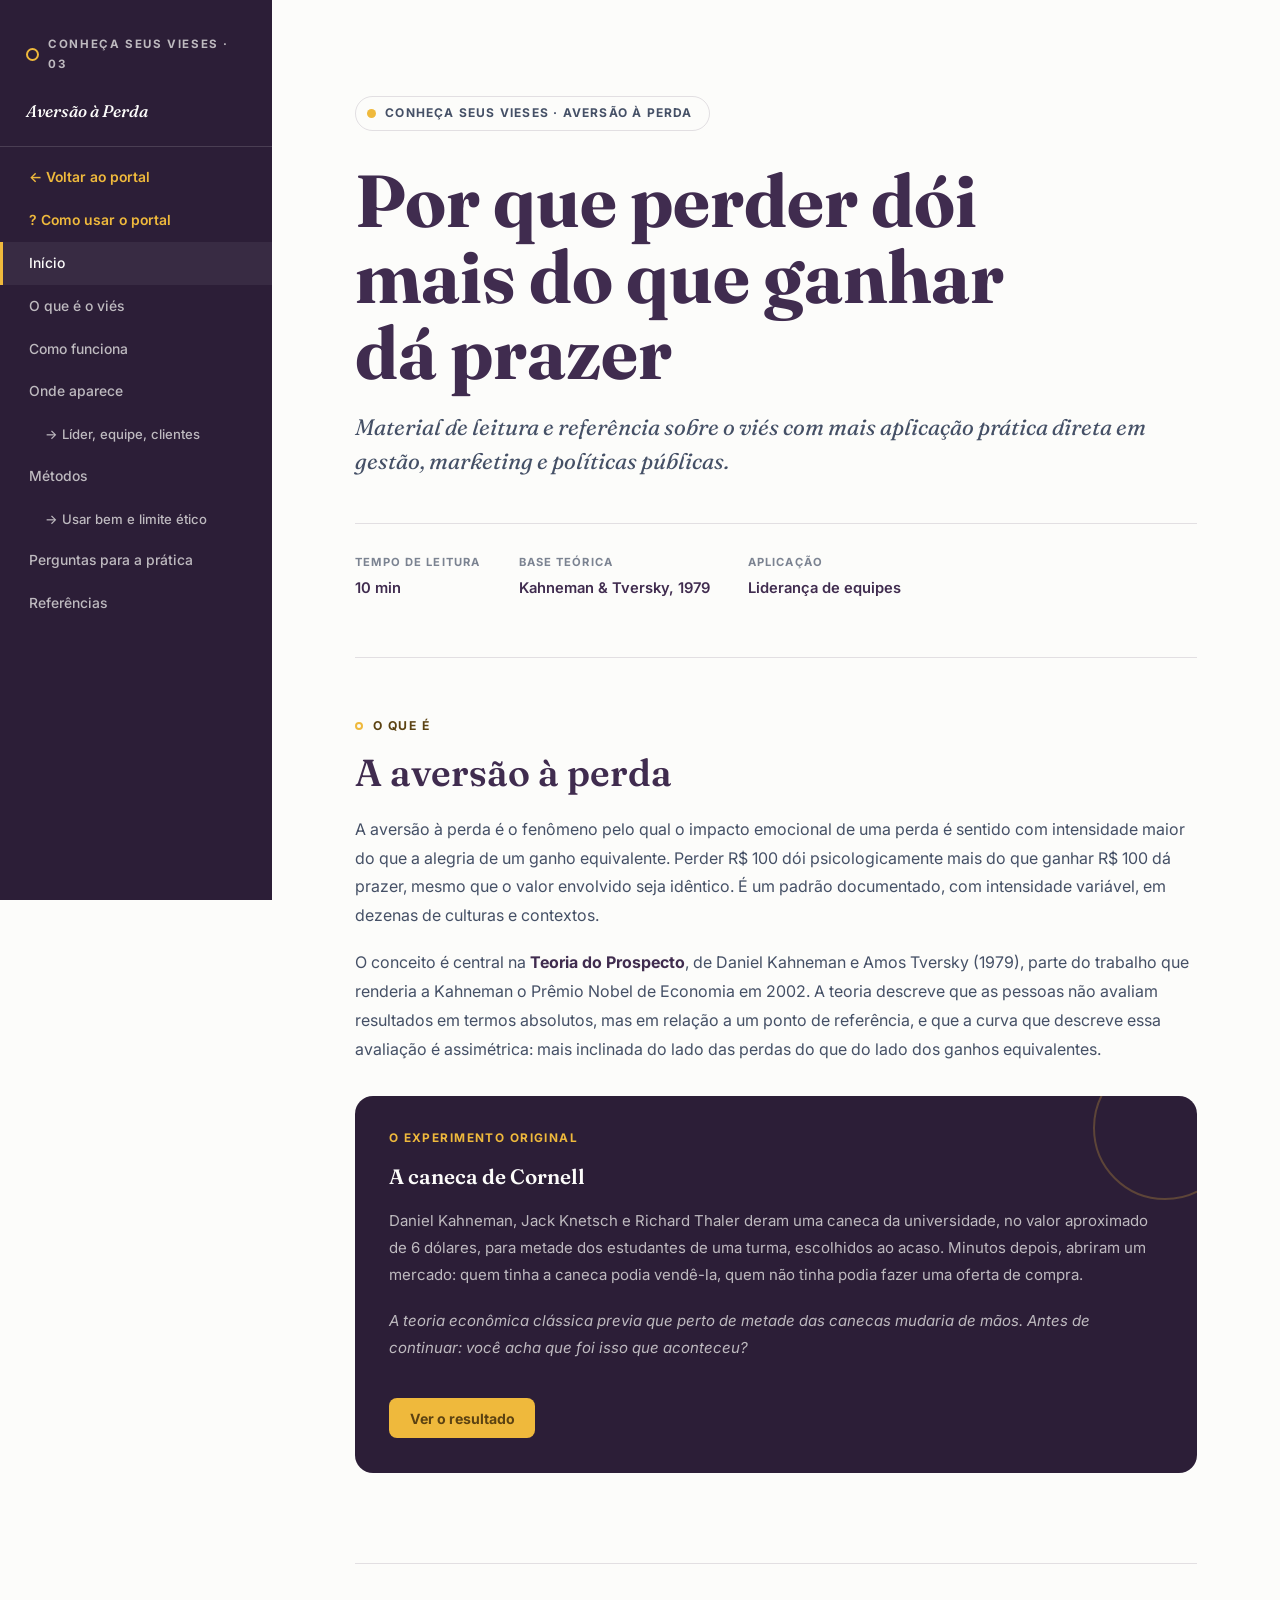
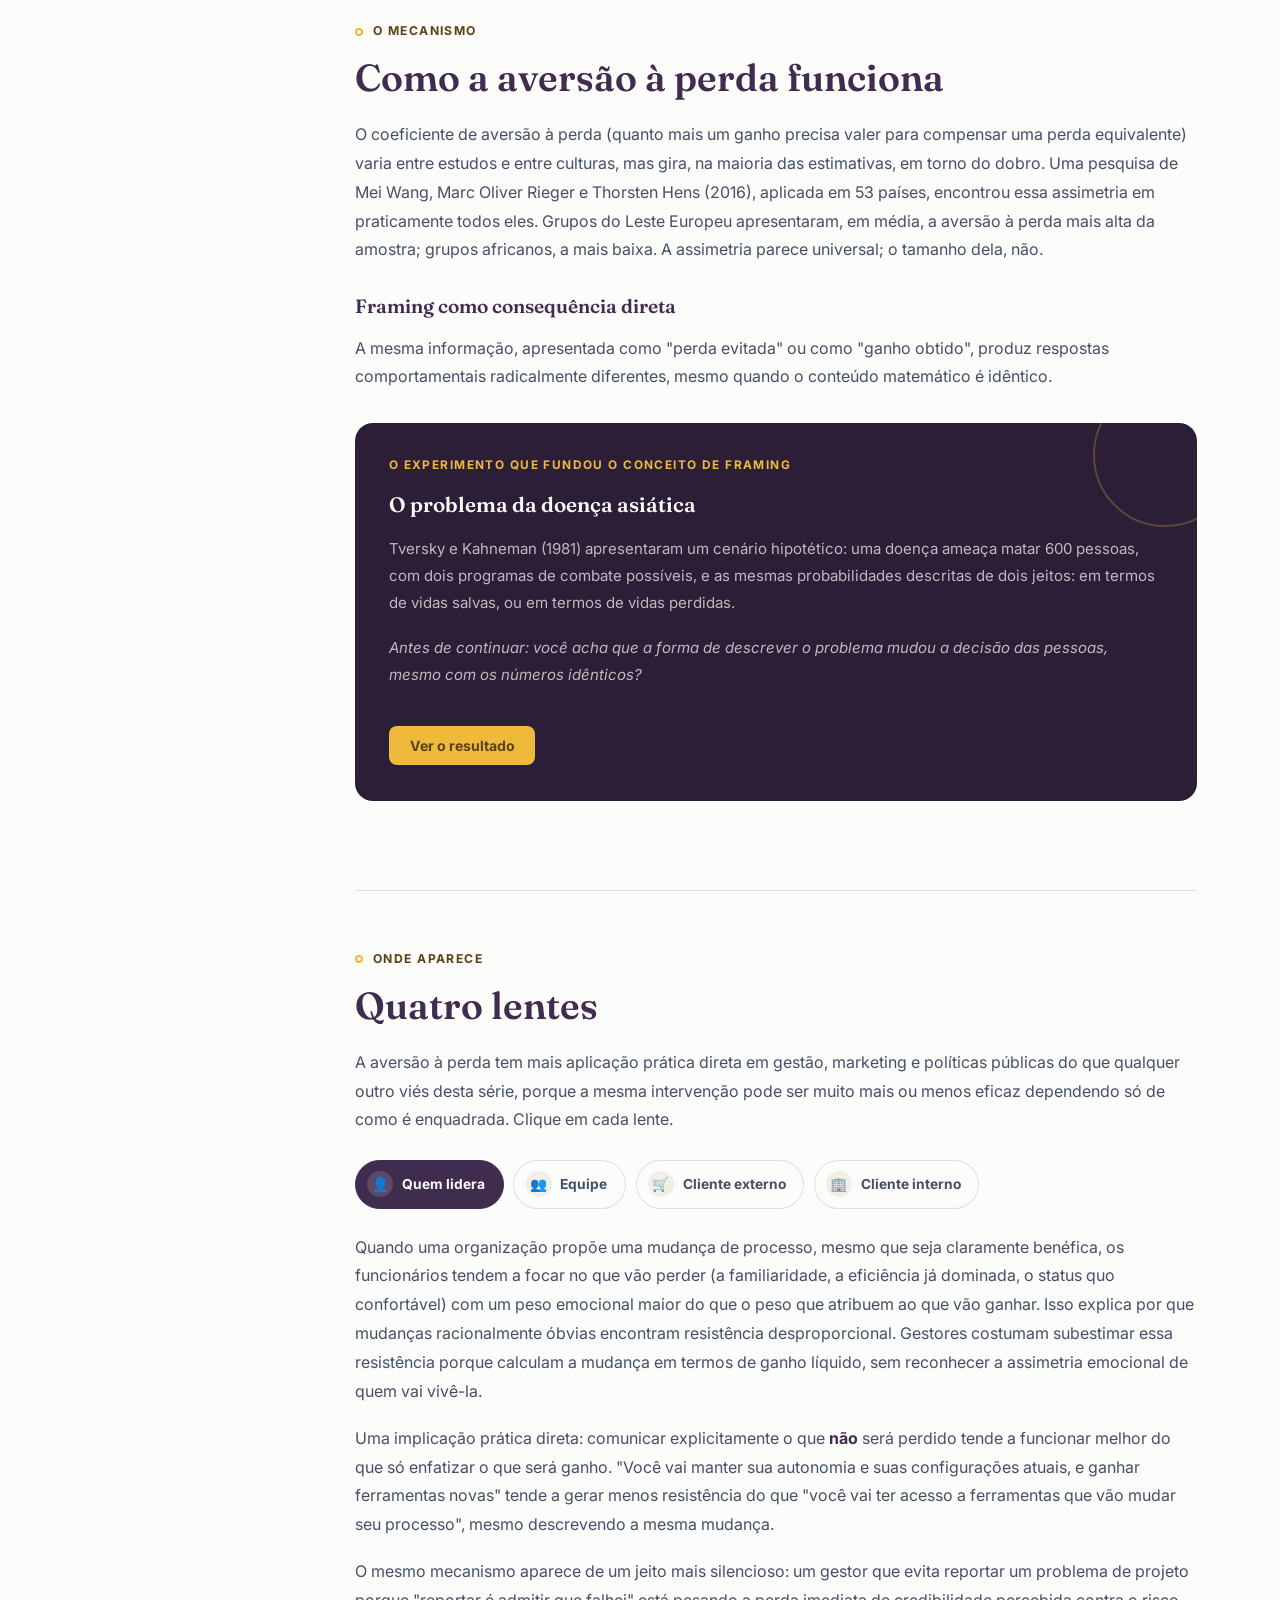
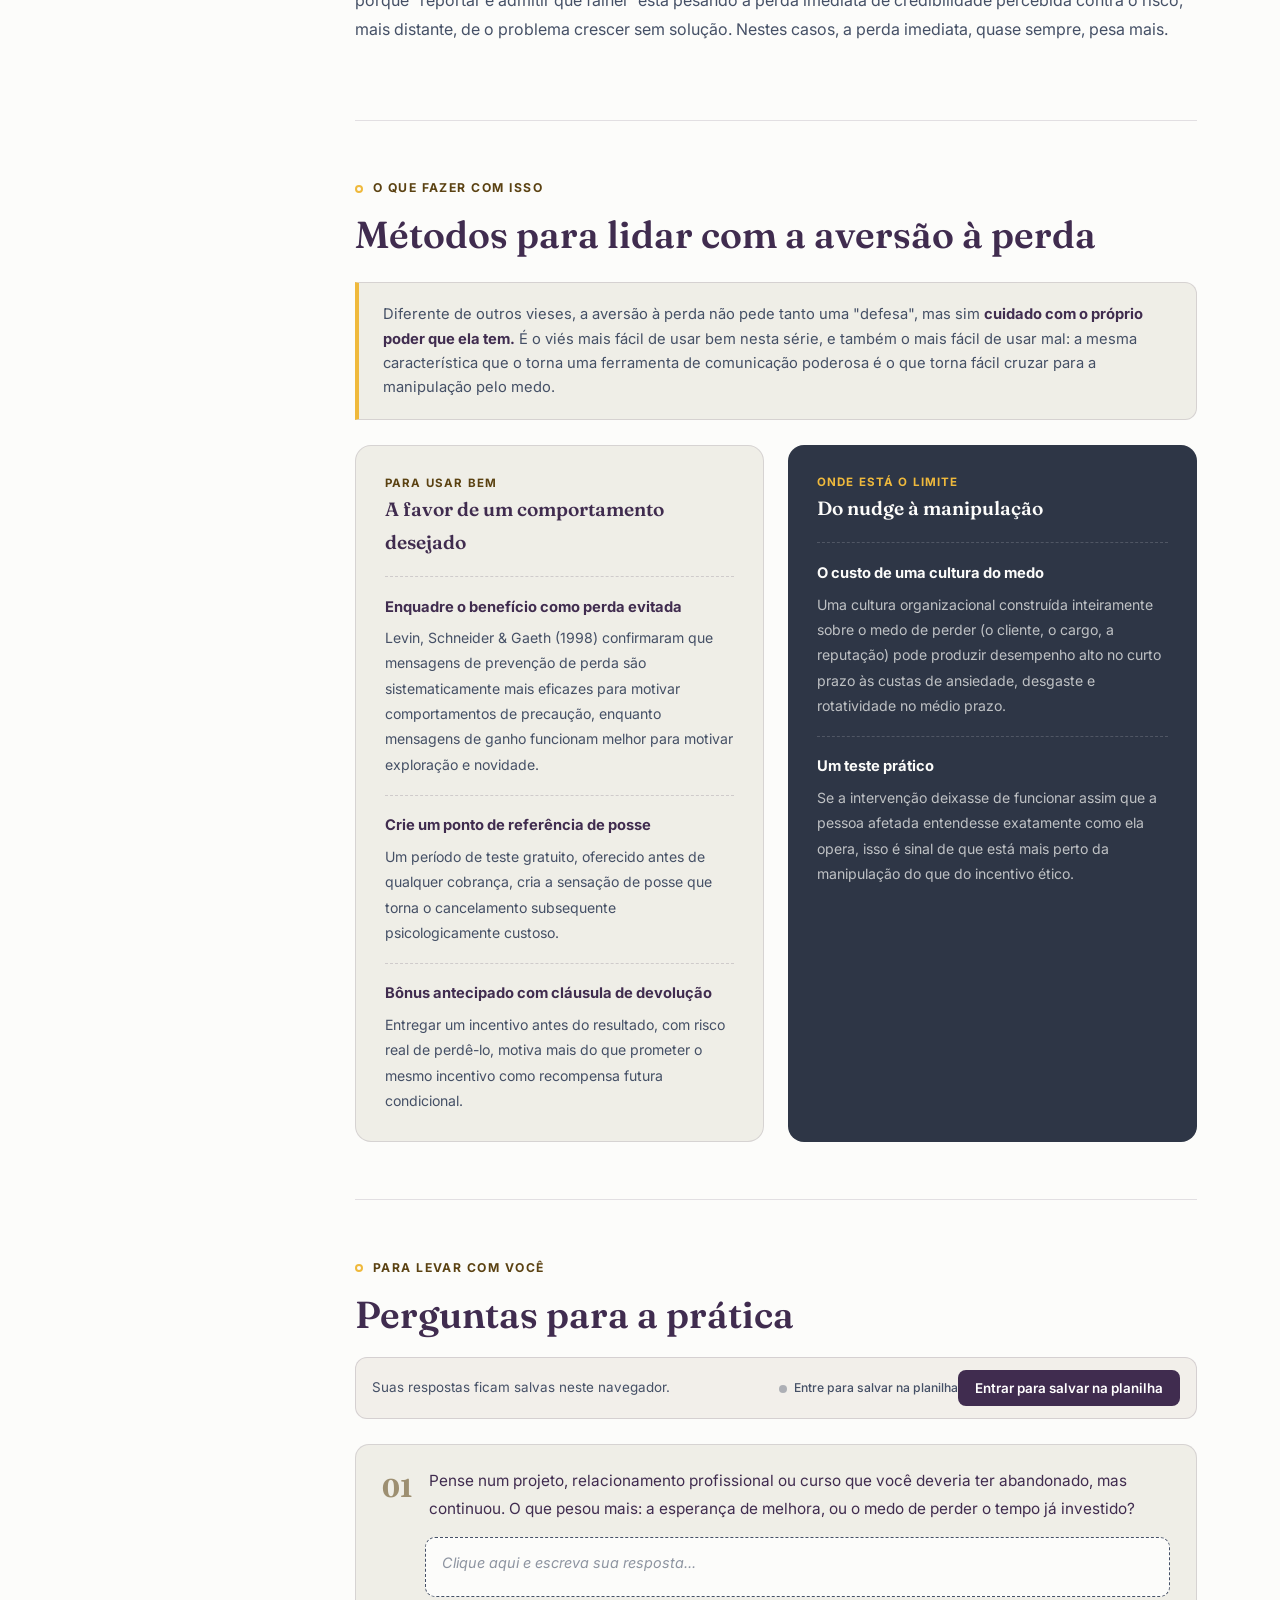
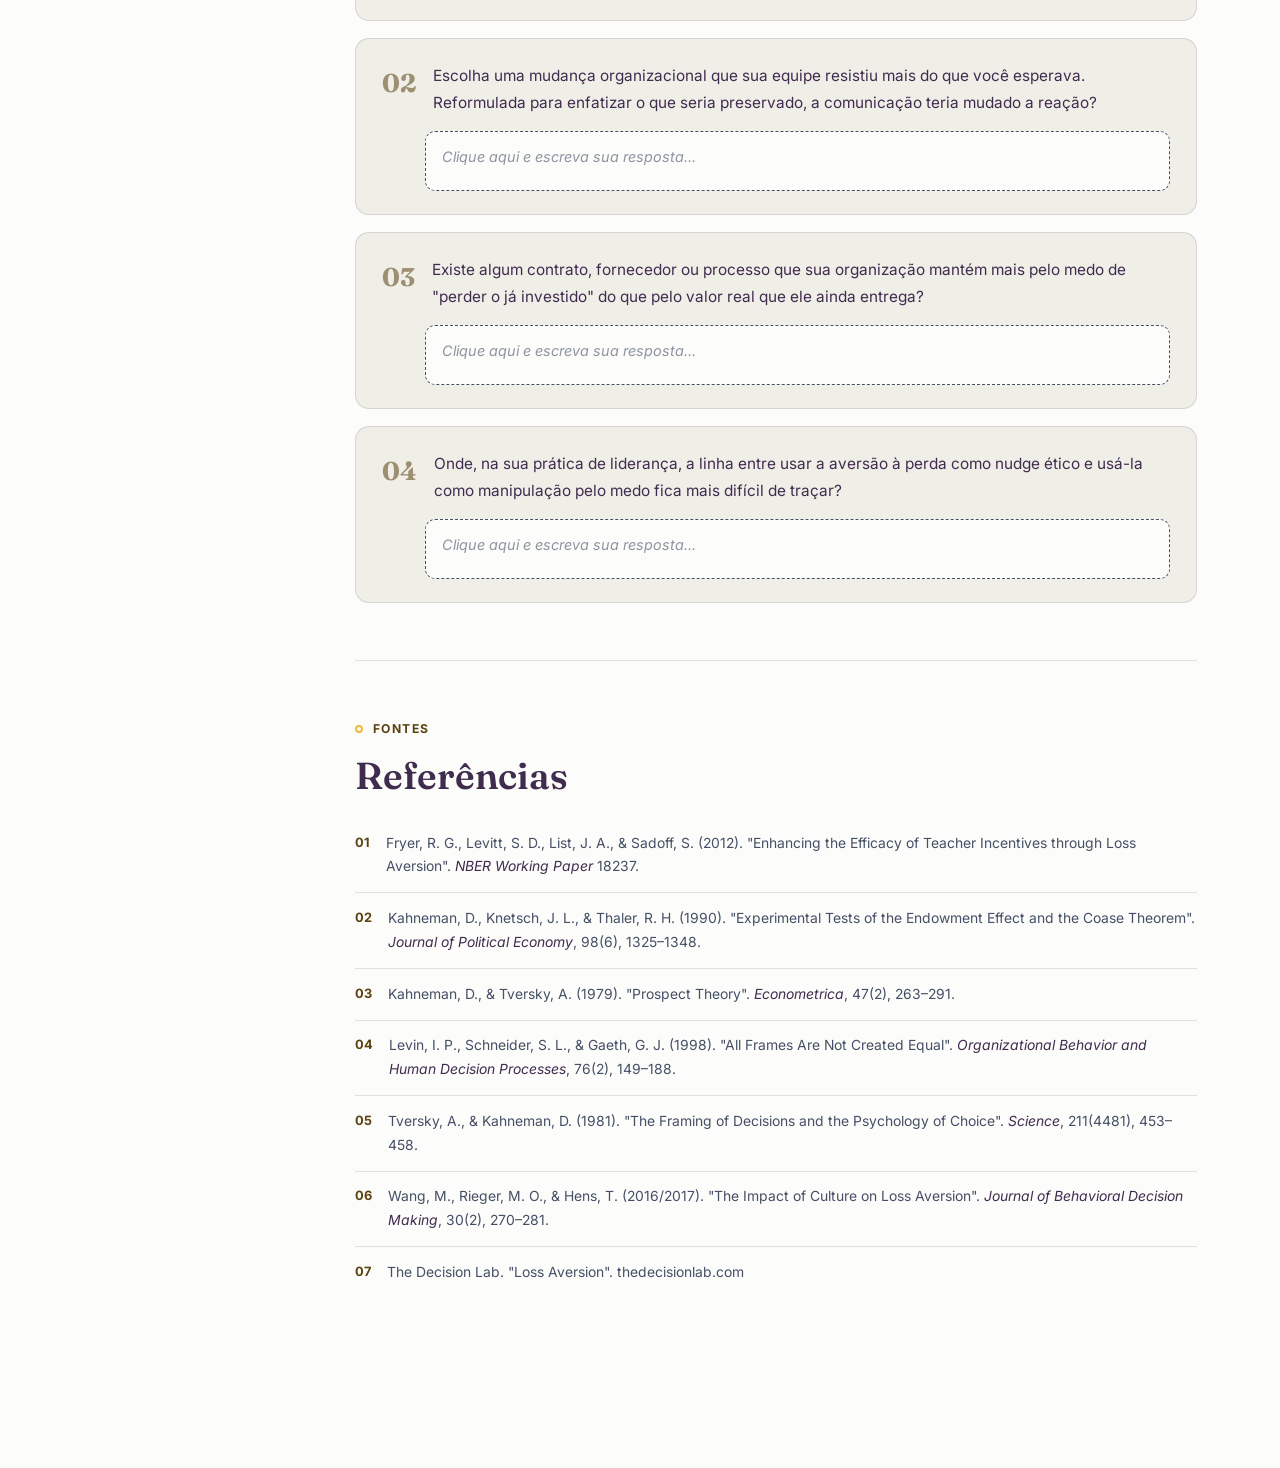
<file: vieses/aversao-a-perda.html>
<!DOCTYPE html>
<html lang="pt-BR">
<head>
<meta charset="UTF-8">
<meta name="viewport" content="width=device-width, initial-scale=1.0">
<title>Conheça seus vieses: Aversão à Perda</title>
<link rel="preconnect" href="https://fonts.googleapis.com">
<link rel="preconnect" href="https://fonts.gstatic.com" crossorigin>
<link href="https://fonts.googleapis.com/css2?family=Fraunces:ital,opsz,wght@0,9..144,400;0,9..144,500;0,9..144,600;0,9..144,700;1,9..144,400;1,9..144,500&family=Inter:wght@400;500;600;700&display=swap" rel="stylesheet">
<style>
:root{
  --purple:#402C4F; --purple-deep:#2C1E37;
  --navy:#455066; --navy-deep:#2E3646;
  --paper:#FCFCFA; --paper-dim:#EFEEE7; --paper-line:rgba(64,44,79,0.14);
  --amber:#EFB93C; --amber-ink:#5B4212;
  --ink-on-dark:#FCFCFA; --dim-on-dark:rgba(252,252,250,0.7);
  --font-display:'Fraunces', Georgia, serif;
  --font-body:'Inter', -apple-system, sans-serif;
  --sidebar-w:272px;
}
*{ margin:0; padding:0; box-sizing:border-box; }
html{ scroll-behavior:smooth; }
body{
  font-family:var(--font-body); background:var(--paper); color:var(--purple);
  line-height:1.7; overflow-x:hidden; font-size:17px;
}
::selection{ background:var(--amber); color:var(--purple-deep); }
a{ color:var(--purple); }
:focus-visible{ outline:2px solid var(--amber); outline-offset:3px; }

/* ---------- PROGRESS BAR ---------- */
#progress-bar{ position:fixed; top:0; left:0; height:3px; width:0%; background:var(--amber); z-index:1000; transition:width .1s linear; }

/* ---------- SIDEBAR ---------- */
#sidebar-toggle{
  position:fixed; top:1.1rem; left:1rem; z-index:200; display:none;
  background:var(--purple-deep); border:1px solid rgba(252,252,250,0.25);
  color:var(--ink-on-dark); width:42px; height:42px; border-radius:10px;
  cursor:pointer; align-items:center; justify-content:center; flex-direction:column; gap:4px;
}
#sidebar-toggle span{ display:block; width:18px; height:2px; background:var(--ink-on-dark); border-radius:2px; transition:transform .25s, opacity .25s; }
#sidebar-toggle.active span:nth-child(1){ transform:translateY(6px) rotate(45deg); }
#sidebar-toggle.active span:nth-child(2){ opacity:0; }
#sidebar-toggle.active span:nth-child(3){ transform:translateY(-6px) rotate(-45deg); }
#overlay{ display:none; position:fixed; inset:0; background:rgba(44,30,55,0.55); z-index:90; }

#sidebar{
  position:fixed; left:0; top:0; bottom:0; width:var(--sidebar-w);
  background:var(--purple-deep); padding:2.2rem 0 2rem; z-index:100; overflow-y:auto;
}
.sidebar-badge{ display:flex; align-items:center; gap:0.6rem; padding:0 1.6rem 1.4rem; }
.sidebar-badge .dot{ width:13px; height:13px; border-radius:50%; border:2px solid var(--amber); flex-shrink:0; }
.sidebar-badge span{ font-family:var(--font-body); font-weight:700; font-size:0.72rem; letter-spacing:0.14em; text-transform:uppercase; color:var(--dim-on-dark); }
.sidebar-title{
  font-family:var(--font-display); font-style:italic; font-weight:500; font-size:1.05rem;
  color:var(--ink-on-dark); padding:0 1.6rem 1.3rem; border-bottom:1px solid rgba(252,252,250,0.14); margin-bottom:0.6rem;
}
.nav-item{
  display:block; padding:0.6rem 1.6rem; color:var(--dim-on-dark); text-decoration:none;
  font-size:0.87rem; font-weight:500; border-left:3px solid transparent;
  transition:color .2s, background .2s, border-color .2s;
}
.nav-item:hover, .nav-item.active{ color:var(--ink-on-dark); background:rgba(252,252,250,0.06); border-left-color:var(--amber); }
.nav-item.sub{ padding-left:2.6rem; font-size:0.82rem; }

/* ---------- LAYOUT ---------- */
.wrapper{ max-width:740px; margin:0 auto; padding:0 2rem 7rem; margin-left:calc(var(--sidebar-w) + 2vw); position:relative; }
@media (max-width:980px){
  #sidebar{ transform:translateX(-100%); transition:transform .4s cubic-bezier(.4,0,.2,1); }
  #sidebar.open{ transform:translateX(0); }
  #sidebar-toggle{ display:flex; }
  .wrapper{ margin-left:auto; max-width:720px; padding:0 1.3rem 5rem; }
}

/* ---------- HERO ---------- */
.hero{ padding:6rem 0 3.5rem; }
.hero-tag{
  display:inline-flex; align-items:center; gap:0.55rem; border:1px solid var(--paper-line);
  border-radius:100px; padding:0.4rem 1rem 0.4rem 0.7rem; font-size:0.75rem; font-weight:700;
  letter-spacing:0.1em; text-transform:uppercase; color:var(--navy); margin-bottom:2rem;
}
.hero-tag .dot{ width:9px; height:9px; border-radius:50%; background:var(--amber); }
.hero h1{ font-family:var(--font-display); font-weight:700; font-size:clamp(2.8rem,7vw,4.6rem); line-height:1.03; color:var(--purple); }
.hero-sub{ font-family:var(--font-display); font-style:italic; font-weight:400; font-size:clamp(1.15rem,2vw,1.4rem); color:var(--navy); max-width:34ch; margin-top:1.3rem; line-height:1.5; }
.hero-meta{ display:flex; gap:2.4rem; flex-wrap:wrap; margin-top:2.8rem; padding-top:1.8rem; border-top:1px solid var(--paper-line); }
.meta-item{ display:flex; flex-direction:column; gap:0.25rem; }
.meta-label{ font-size:0.7rem; font-weight:700; letter-spacing:0.1em; text-transform:uppercase; color:var(--navy); opacity:0.7; }
.meta-value{ font-size:0.92rem; font-weight:600; color:var(--purple); }

/* ---------- SECTIONS ---------- */
.section{ padding:3.6rem 0; border-top:1px solid var(--paper-line); opacity:0; transform:translateY(16px); transition:opacity .6s ease, transform .6s ease; }
.section.in-view{ opacity:1; transform:translateY(0); }
.section-eyebrow{ display:flex; align-items:center; gap:0.6rem; font-size:0.76rem; font-weight:700; letter-spacing:0.12em; text-transform:uppercase; color:var(--amber-ink); margin-bottom:0.9rem; }
.section-eyebrow .dot{ width:8px; height:8px; border-radius:50%; border:2px solid var(--amber); }
.section-title{ font-family:var(--font-display); font-weight:600; font-size:clamp(1.7rem,4vw,2.35rem); color:var(--purple); margin-bottom:1.3rem; line-height:1.15; }
.section p{ font-size:1rem; color:var(--navy); line-height:1.8; margin-bottom:1.15rem; max-width:66ch; }
.section p strong{ color:var(--purple); }
.section h4.sub{ font-family:var(--font-display); font-weight:600; font-size:1.2rem; color:var(--purple); margin:1.6rem 0 0.7rem; }

/* ---------- EXPERIMENTO (componente de assinatura) ---------- */
.experiment{
  background:var(--purple-deep); color:var(--ink-on-dark); border-radius:18px;
  padding:2rem 2.1rem 2.2rem; margin:2rem 0; position:relative; overflow:hidden;
}
.experiment:before{ content:''; position:absolute; top:-40px; right:-40px; width:140px; height:140px; border-radius:50%; border:2px solid rgba(239,185,60,0.25); }
.experiment-eyebrow{ font-size:0.74rem; font-weight:700; letter-spacing:0.12em; text-transform:uppercase; color:var(--amber); margin-bottom:0.7rem; }
.experiment h4{ font-family:var(--font-display); font-weight:600; font-size:1.3rem; margin-bottom:0.8rem; }
.experiment p{ color:var(--dim-on-dark); font-size:0.94rem; max-width:none; }
.experiment-prompt{ font-style:italic; color:var(--ink-on-dark); margin-top:1rem; }
.reveal-btn{
  margin-top:1.2rem; background:var(--amber); color:var(--amber-ink); border:none;
  font-family:var(--font-body); font-weight:700; font-size:0.88rem; padding:0.7rem 1.3rem;
  border-radius:8px; cursor:pointer; transition:transform .15s, background .15s;
}
.reveal-btn:hover{ background:#f5c968; transform:translateY(-1px); }
.reveal-btn:disabled{ opacity:0.5; cursor:default; transform:none; }
.reveal-result{
  max-height:0; overflow:hidden; opacity:0; transition:max-height .5s ease, opacity .4s ease, margin-top .5s ease;
}
.reveal-result.open{ max-height:400px; opacity:1; margin-top:1.3rem; }
.result-bars{ display:flex; gap:1.6rem; margin-top:1rem; }
.result-bar-col{ display:flex; flex-direction:column; align-items:center; gap:0.5rem; flex:1; }
.result-bar-track{ height:120px; width:100%; display:flex; align-items:flex-end; justify-content:center; }
.result-bar{ width:100%; max-width:80px; background:var(--amber); border-radius:6px 6px 0 0; height:0; transition:height 1s cubic-bezier(.2,.8,.2,1); }
.result-bar-label{ font-size:0.78rem; color:var(--dim-on-dark); text-align:center; }
.result-bar-val{ font-family:var(--font-display); font-weight:700; font-size:1.5rem; color:var(--ink-on-dark); }
.result-note{ font-size:0.85rem; color:var(--dim-on-dark); border-top:1px solid rgba(252,252,250,0.14); padding-top:0.9rem; margin-top:1.1rem; }

/* ---------- MECANISMO: DUAS COLUNAS ---------- */
.mech-grid{ display:grid; grid-template-columns:1fr 1fr; gap:1.2rem; margin:1.6rem 0 2rem; }
@media (max-width:680px){ .mech-grid{ grid-template-columns:1fr; } }
.mech-card{ background:var(--paper-dim); border:1px solid var(--paper-line); border-radius:14px; padding:1.5rem 1.6rem; }
.mech-card .mech-icon{ width:38px; height:38px; border-radius:50%; border:2px solid var(--navy); display:flex; align-items:center; justify-content:center; margin-bottom:0.9rem; }
.mech-card h5{ font-family:var(--font-display); font-weight:600; font-size:1.08rem; color:var(--purple); margin-bottom:0.5rem; }
.mech-card p{ font-size:0.9rem; color:var(--navy); max-width:none; margin-bottom:0; }

/* ---------- QUATRO LENTES (abas) ---------- */
.lens-tabs{ display:flex; gap:0.6rem; flex-wrap:wrap; margin:1.6rem 0 0; }
.lens-btn{
  display:flex; align-items:center; gap:0.55rem; font-family:var(--font-body); font-weight:700;
  font-size:0.86rem; padding:0.65rem 1.1rem 0.65rem 0.7rem; background:var(--paper); border:1.5px solid var(--paper-line);
  color:var(--navy); border-radius:100px; cursor:pointer; transition:border-color .15s, background .15s, color .15s;
}
.lens-btn .lens-icon{ width:26px; height:26px; border-radius:50%; display:flex; align-items:center; justify-content:center; background:var(--paper-dim); flex-shrink:0; }
.lens-btn:hover{ border-color:var(--navy); }
.lens-btn.active{ background:var(--purple); border-color:var(--purple); color:var(--paper); }
.lens-btn.active .lens-icon{ background:rgba(252,252,250,0.15); }
.lens-panels{ margin-top:1.5rem; }
.lens-panel{ display:none; animation:fadeUp .4s ease; }
.lens-panel.active{ display:block; }
@keyframes fadeUp{ from{opacity:0; transform:translateY(10px);} to{opacity:1; transform:translateY(0);} }
.lens-panel p{ font-size:1rem; }

/* ---------- MÉTODOS ---------- */
.methods-grid{ display:grid; grid-template-columns:1fr 1fr; gap:1.5rem; margin-top:1.6rem; }
@media (max-width:780px){ .methods-grid{ grid-template-columns:1fr; } }
.method-col{ border-radius:16px; padding:1.7rem 1.8rem; }
.method-col.defend{ background:var(--paper-dim); border:1px solid var(--paper-line); }
.method-col.ethical{ background:var(--navy-deep); color:var(--ink-on-dark); }
.method-col h4{ font-family:var(--font-display); font-weight:600; font-size:1.2rem; margin-bottom:0.3rem; }
.method-col.defend h4{ color:var(--purple); }
.method-col.ethical h4{ color:var(--ink-on-dark); }
.method-col .method-eyebrow{ font-size:0.72rem; font-weight:700; text-transform:uppercase; letter-spacing:0.1em; }
.method-col.defend .method-eyebrow{ color:var(--amber-ink); }
.method-col.ethical .method-eyebrow{ color:var(--amber); }
.method-item{ margin-top:1.1rem; padding-top:1.1rem; border-top:1px dashed rgba(64,44,79,0.18); }
.method-col.ethical .method-item{ border-top-color:rgba(252,252,250,0.16); }
.method-item:first-of-type{ border-top:none; margin-top:1rem; padding-top:0; }
.method-item h5{ font-family:var(--font-body); font-weight:700; font-size:0.92rem; margin-bottom:0.35rem; }
.method-col.defend .method-item h5{ color:var(--purple); }
.method-col.ethical .method-item h5{ color:var(--ink-on-dark); }
.method-item p{ font-size:0.88rem; margin-bottom:0; max-width:none; }
.method-col.defend .method-item p{ color:var(--navy); }
.method-col.ethical .method-item p{ color:var(--dim-on-dark); }

/* ---------- ATENÇÃO (avisos) ---------- */
.callout{
  display:flex; gap:1rem; background:var(--paper-dim); border:1px solid var(--paper-line);
  border-left:4px solid var(--amber); border-radius:0 12px 12px 0; padding:1.2rem 1.5rem; margin:1.6rem 0;
}
.callout-text{ font-size:0.92rem; color:var(--navy); line-height:1.65; }
.callout-text strong{ color:var(--purple); }

/* ---------- PERGUNTAS PARA A PRÁTICA ---------- */
.reflexao-grid{ display:flex; flex-direction:column; gap:1.1rem; margin-top:1.6rem; }
.reflexao-item{ background:var(--paper-dim); border:1px solid var(--paper-line); border-radius:14px; padding:1.4rem 1.6rem; }
.reflexao-top{ display:flex; gap:1.1rem; }
.reflexao-num{ font-family:var(--font-display); font-weight:700; font-size:1.6rem; color:var(--amber-ink); opacity:0.55; flex-shrink:0; }
.reflexao-top p{ font-size:0.96rem; color:var(--purple); margin-bottom:0; }
.reflexao-note{
  margin-top:0.9rem; margin-left:2.7rem; border:1.5px dashed var(--navy); border-radius:10px;
  padding:0.8rem 1rem; min-height:60px; font-size:0.9rem; color:var(--purple); background:var(--paper);
}
.reflexao-note:empty:before{ content:'Clique aqui e escreva sua resposta...'; color:var(--navy); opacity:0.6; font-style:italic; }

/* ---------- REFERÊNCIAS ---------- */
.ref-list{ list-style:none; margin-top:1rem; }
.ref-list li{ font-size:0.87rem; color:var(--navy); padding:0.85rem 0; border-bottom:1px solid var(--paper-line); display:flex; gap:1rem; }
.ref-list li:last-child{ border-bottom:none; }
.ref-num{ color:var(--amber-ink); font-weight:700; font-size:0.8rem; flex-shrink:0; }
.ref-list em{ color:var(--purple); }

#back-to-top{
  position:fixed; bottom:2rem; right:2rem; width:46px; height:46px; background:var(--purple);
  border:none; border-radius:12px; color:var(--paper); font-size:1.2rem; cursor:pointer;
  display:none; align-items:center; justify-content:center; z-index:100; box-shadow:0 10px 30px -8px rgba(44,30,55,0.5);
}
#back-to-top:hover{ background:var(--purple-deep); }

@media (prefers-reduced-motion: reduce){
  .section, .reveal-result, .result-bar{ transition:none !important; }
  .lens-panel{ animation:none !important; }
}
</style>
<!-- portal-vd -->
<link rel="stylesheet" href="../assets/css/portal.css">
<style>
  .nav-item.vd-voltar, .nav-item.vd-ajuda-link{ color:var(--amber); font-weight:600; }
  /* largura: o texto ocupa a área disponível ao lado do sumário */
  .wrapper{ max-width:1180px !important; margin:0 4vw 0 calc(var(--sidebar-w) + 4vw) !important; }
  .section p, .lens-panel p{ max-width:none !important; }
  .hero-sub{ max-width:60ch !important; }
  @media (max-width:980px){ .wrapper{ margin:0 auto !important; max-width:none !important; } }
  @media print{
    .section{ opacity:1 !important; transform:none !important; }
    #sidebar, #sidebar-toggle, #overlay, #progress-bar, #back-to-top{ display:none !important; }
    .wrapper{ margin:0 auto !important; }
    .lens-panel{ display:block !important; }
    .reveal-result{ max-height:none !important; opacity:1 !important; }
  }
</style>
</head>
<body>

<div id="progress-bar"></div>
<button id="sidebar-toggle" aria-label="Abrir menu"><span></span><span></span><span></span></button>
<div id="overlay"></div>

<nav id="sidebar">
  <div class="sidebar-badge"><span class="dot"></span><span>Conheça seus vieses · 03</span></div>
  <div class="sidebar-title">Aversão à Perda</div>
  <a class="nav-item vd-voltar" href="../index.html">← Voltar ao portal</a>
  <a class="nav-item vd-ajuda-link" href="../index.html#ajuda" onclick="if(window.VD){event.preventDefault();VD.abrirInstrucoes();}">? Como usar o portal</a>
  <a class="nav-item" href="#intro">Início</a>
  <a class="nav-item" href="#o-que-e">O que é o viés</a>
  <a class="nav-item" href="#como-funciona">Como funciona</a>
  <a class="nav-item" href="#quatro-lentes">Onde aparece</a>
  <a class="nav-item sub" href="#quatro-lentes">→ Líder, equipe, clientes</a>
  <a class="nav-item" href="#metodos">Métodos</a>
  <a class="nav-item sub" href="#metodos">→ Usar bem e limite ético</a>
  <a class="nav-item" href="#pratica">Perguntas para a prática</a>
  <a class="nav-item" href="#referencias">Referências</a>
</nav>

<main class="wrapper">

  <section class="hero" id="intro">
    <div class="hero-tag"><span class="dot"></span>Conheça seus vieses · Aversão à Perda</div>
    <h1>Por que perder dói<br>mais do que ganhar<br>dá prazer</h1>
    <p class="hero-sub">Material de leitura e referência sobre o viés com mais aplicação prática direta em gestão, marketing e políticas públicas.</p>
    <div class="hero-meta">
      <div class="meta-item"><span class="meta-label">Tempo de leitura</span><span class="meta-value">10 min</span></div>
      <div class="meta-item"><span class="meta-label">Base teórica</span><span class="meta-value">Kahneman &amp; Tversky, 1979</span></div>
      <div class="meta-item"><span class="meta-label">Aplicação</span><span class="meta-value">Liderança de equipes</span></div>
    </div>
  </section>

  <section class="section" id="o-que-e">
    <div class="section-eyebrow"><span class="dot"></span>O que é</div>
    <h2 class="section-title">A aversão à perda</h2>
    <p>A aversão à perda é o fenômeno pelo qual o impacto emocional de uma perda é sentido com intensidade maior do que a alegria de um ganho equivalente. Perder R$ 100 dói psicologicamente mais do que ganhar R$ 100 dá prazer, mesmo que o valor envolvido seja idêntico. É um padrão documentado, com intensidade variável, em dezenas de culturas e contextos.</p>
    <p>O conceito é central na <strong>Teoria do Prospecto</strong>, de Daniel Kahneman e Amos Tversky (1979), parte do trabalho que renderia a Kahneman o Prêmio Nobel de Economia em 2002. A teoria descreve que as pessoas não avaliam resultados em termos absolutos, mas em relação a um ponto de referência, e que a curva que descreve essa avaliação é assimétrica: mais inclinada do lado das perdas do que do lado dos ganhos equivalentes.</p>

    <div class="experiment" id="exp-caneca">
      <div class="experiment-eyebrow">O experimento original</div>
      <h4>A caneca de Cornell</h4>
      <p>Daniel Kahneman, Jack Knetsch e Richard Thaler deram uma caneca da universidade, no valor aproximado de 6 dólares, para metade dos estudantes de uma turma, escolhidos ao acaso. Minutos depois, abriram um mercado: quem tinha a caneca podia vendê-la, quem não tinha podia fazer uma oferta de compra.</p>
      <p class="experiment-prompt">A teoria econômica clássica previa que perto de metade das canecas mudaria de mãos. Antes de continuar: você acha que foi isso que aconteceu?</p>
      <button class="reveal-btn" data-target="result-caneca">Ver o resultado</button>
      <div class="reveal-result" id="result-caneca">
        <div class="result-bars">
          <div class="result-bar-col"><div class="result-bar-track"><div class="result-bar" data-height="88"></div></div><div class="result-bar-val">$5,25</div><div class="result-bar-label">Preço pedido por quem tinha</div></div>
          <div class="result-bar-col"><div class="result-bar-track"><div class="result-bar" data-height="42"></div></div><div class="result-bar-val">$2,25–2,75</div><div class="result-bar-label">Preço oferecido por quem não tinha</div></div>
        </div>
        <p class="result-note">Quase ninguém trocou. A simples posse da caneca, aleatória e recente, já havia dobrado o valor emocional atribuído a ela. Esse é conhecido como <strong>efeito dotação</strong> (endowment effect).</p>
      </div>
    </div>
  </section>

  <section class="section" id="como-funciona">
    <div class="section-eyebrow"><span class="dot"></span>O mecanismo</div>
    <h2 class="section-title">Como a aversão à perda funciona</h2>
    <p>O coeficiente de aversão à perda (quanto mais um ganho precisa valer para compensar uma perda equivalente) varia entre estudos e entre culturas, mas gira, na maioria das estimativas, em torno do dobro. Uma pesquisa de Mei Wang, Marc Oliver Rieger e Thorsten Hens (2016), aplicada em 53 países, encontrou essa assimetria em praticamente todos eles. Grupos do Leste Europeu apresentaram, em média, a aversão à perda mais alta da amostra; grupos africanos, a mais baixa. A assimetria parece universal; o tamanho dela, não.</p>

    <h4 class="sub">Framing como consequência direta</h4>
    <p>A mesma informação, apresentada como "perda evitada" ou como "ganho obtido", produz respostas comportamentais radicalmente diferentes, mesmo quando o conteúdo matemático é idêntico.</p>

    <div class="experiment" id="exp-doenca">
      <div class="experiment-eyebrow">O experimento que fundou o conceito de framing</div>
      <h4>O problema da doença asiática</h4>
      <p>Tversky e Kahneman (1981) apresentaram um cenário hipotético: uma doença ameaça matar 600 pessoas, com dois programas de combate possíveis, e as mesmas probabilidades descritas de dois jeitos: em termos de vidas salvas, ou em termos de vidas perdidas.</p>
      <p class="experiment-prompt">Antes de continuar: você acha que a forma de descrever o problema mudou a decisão das pessoas, mesmo com os números idênticos?</p>
      <button class="reveal-btn" data-target="result-doenca">Ver o resultado</button>
      <div class="reveal-result" id="result-doenca">
        <div class="result-bars">
          <div class="result-bar-col"><div class="result-bar-track"><div class="result-bar" data-height="72"></div></div><div class="result-bar-val">72%</div><div class="result-bar-label">Moldura de ganho: escolheu a opção segura</div></div>
          <div class="result-bar-col"><div class="result-bar-track"><div class="result-bar" data-height="78"></div></div><div class="result-bar-val">78%</div><div class="result-bar-label">Moldura de perda: escolheu a opção arriscada</div></div>
        </div>
        <p class="result-note">Mesmas probabilidades, mesmos números. Só a "moldura" mudou. Ganhos deixam as pessoas mais avessas ao risco; perdas, mais dispostas a arriscar tudo para evitar a perda certa.</p>
      </div>
    </div>
  </section>

  <section class="section" id="quatro-lentes">
    <div class="section-eyebrow"><span class="dot"></span>Onde aparece</div>
    <h2 class="section-title">Quatro lentes</h2>
    <p>A aversão à perda tem mais aplicação prática direta em gestão, marketing e políticas públicas do que qualquer outro viés desta série, porque a mesma intervenção pode ser muito mais ou menos eficaz dependendo só de como é enquadrada. Clique em cada lente.</p>

    <div class="lens-tabs" id="lens-tabs">
      <button class="lens-btn active" data-lens="lider"><span class="lens-icon">👤</span> Quem lidera</button>
      <button class="lens-btn" data-lens="equipe"><span class="lens-icon">👥</span> Equipe</button>
      <button class="lens-btn" data-lens="externo"><span class="lens-icon">🛒</span> Cliente externo</button>
      <button class="lens-btn" data-lens="interno"><span class="lens-icon">🏢</span> Cliente interno</button>
    </div>

    <div class="lens-panels">
      <div class="lens-panel active" id="lens-lider">
        <p>Quando uma organização propõe uma mudança de processo, mesmo que seja claramente benéfica, os funcionários tendem a focar no que vão perder (a familiaridade, a eficiência já dominada, o status quo confortável) com um peso emocional maior do que o peso que atribuem ao que vão ganhar. Isso explica por que mudanças racionalmente óbvias encontram resistência desproporcional. Gestores costumam subestimar essa resistência porque calculam a mudança em termos de ganho líquido, sem reconhecer a assimetria emocional de quem vai vivê-la.</p>
        <p>Uma implicação prática direta: comunicar explicitamente o que <strong>não</strong> será perdido tende a funcionar melhor do que só enfatizar o que será ganho. "Você vai manter sua autonomia e suas configurações atuais, e ganhar ferramentas novas" tende a gerar menos resistência do que "você vai ter acesso a ferramentas que vão mudar seu processo", mesmo descrevendo a mesma mudança.</p>
        <p>O mesmo mecanismo aparece de um jeito mais silencioso: um gestor que evita reportar um problema de projeto porque "reportar é admitir que falhei" está pesando a perda imediata de credibilidade percebida contra o risco, mais distante, de o problema crescer sem solução. Nestes casos, a perda imediata, quase sempre, pesa mais.</p>
      </div>
      <div class="lens-panel" id="lens-equipe">
        <p>Programas de capacitação voluntária costumam ter adesão baixa porque o tempo e o esforço exigidos são sentidos como perdas certas e imediatas, enquanto o benefício é incerto e distante. A aversão à perda, combinada com a tendência de valorizar mais o presente do que o futuro, cria uma barreira difícil de vencer só com bons argumentos racionais sobre retorno do investimento.</p>
        <div class="experiment" id="exp-professores" style="margin-top:1.6rem;">
          <div class="experiment-eyebrow">Evidência de campo</div>
          <h4>Bônus ao contrário</h4>
          <p>Roland Fryer, Steven Levitt, John List e Sally Sadoff (2012) testaram, com professores de nove escolas de Chicago Heights (EUA), duas formas de pagar o mesmo bônus: no formato tradicional, condicional à melhora dos alunos; ou adiantado, com a condição de devolver o dinheiro se a melhora não viesse.</p>
          <p class="experiment-prompt">O valor do bônus era idêntico nos dois grupos. Você acha que a forma de pagar mudou o resultado dos alunos?</p>
          <button class="reveal-btn" data-target="result-professores">Ver o resultado</button>
          <div class="reveal-result" id="result-professores">
            <p style="color:var(--ink-on-dark);font-size:0.98rem;">Sim, e a diferença foi grande. O grupo com bônus antecipado elevou as notas de matemática dos alunos entre 0,2 e 0,4 desvio-padrão. O grupo com bônus tradicional não teve efeito estatisticamente significativo.</p>
            <p class="result-note">O dinheiro era o mesmo. A diferença estava em perder algo que já se tem doer mais do que deixar de ganhar algo que ainda não se tinha.</p>
          </div>
        </div>
      </div>
      <div class="lens-panel" id="lens-externo">
        <p>Clientes que recebem um período de teste gratuito de um serviço premium cancelam em taxas bem menores do que o previsto, porque já se sentem donos daquele acesso. Perdê-lo, ao fim do teste, é sentido como perda, não como a simples ausência de uma compra nova. É o mesmo efeito dotação da caneca de Cornell, aplicado a um produto digital.</p>
        <p>O mesmo mecanismo explica por que clientes mantêm contratos com fornecedores de qualidade inferior por anos: cancelar é, psicologicamente, admitir a perda do relacionamento e do valor já investido nele. Um exemplo mais cotidiano: o abandono de carrinho de compra quando o frete "aparece" só na etapa de pagamento. Aqui, o valor adicional é sentido como a perda de um desconto que o cliente já imaginava ter garantido.</p>
      </div>
      <div class="lens-panel" id="lens-interno">
        <p>Uma área que negocia um novo sistema ou processo com outra equipe interna enfrenta o mesmo padrão: quem vai adotar o sistema novo sente que está perdendo a eficiência e a familiaridade que tinha com o antigo, mesmo que o novo seja objetivamente superior no médio prazo.</p>
        <p>Um dado relevante aqui: o ponto de referência importa mais do que o sistema em si. Para um funcionário recém-chegado, que nunca usou o sistema antigo, a adoção costuma ser bem mais rápida. Isso porque não existe nada a perder quando não havia posse prévia nenhuma.</p>
      </div>
    </div>
  </section>

  <section class="section" id="metodos">
    <div class="section-eyebrow"><span class="dot"></span>O que fazer com isso</div>
    <h2 class="section-title">Métodos para lidar com a aversão à perda</h2>

    <div class="callout">
      <div class="callout-text">Diferente de outros vieses, a aversão à perda não pede tanto uma "defesa", mas sim <strong>cuidado com o próprio poder que ela tem.</strong> É o viés mais fácil de usar bem nesta série, e também o mais fácil de usar mal: a mesma característica que o torna uma ferramenta de comunicação poderosa é o que torna fácil cruzar para a manipulação pelo medo.</div>
    </div>

    <div class="methods-grid">
      <div class="method-col defend">
        <div class="method-eyebrow">Para usar bem</div>
        <h4>A favor de um comportamento desejado</h4>
        <div class="method-item">
          <h5>Enquadre o benefício como perda evitada</h5>
          <p>Levin, Schneider &amp; Gaeth (1998) confirmaram que mensagens de prevenção de perda são sistematicamente mais eficazes para motivar comportamentos de precaução, enquanto mensagens de ganho funcionam melhor para motivar exploração e novidade.</p>
        </div>
        <div class="method-item">
          <h5>Crie um ponto de referência de posse</h5>
          <p>Um período de teste gratuito, oferecido antes de qualquer cobrança, cria a sensação de posse que torna o cancelamento subsequente psicologicamente custoso.</p>
        </div>
        <div class="method-item">
          <h5>Bônus antecipado com cláusula de devolução</h5>
          <p>Entregar um incentivo antes do resultado, com risco real de perdê-lo, motiva mais do que prometer o mesmo incentivo como recompensa futura condicional.</p>
        </div>
      </div>
      <div class="method-col ethical">
        <div class="method-eyebrow">Onde está o limite</div>
        <h4>Do nudge à manipulação</h4>
        <div class="method-item">
          <h5>O custo de uma cultura do medo</h5>
          <p>Uma cultura organizacional construída inteiramente sobre o medo de perder (o cliente, o cargo, a reputação) pode produzir desempenho alto no curto prazo às custas de ansiedade, desgaste e rotatividade no médio prazo.</p>
        </div>
        <div class="method-item">
          <h5>Um teste prático</h5>
          <p>Se a intervenção deixasse de funcionar assim que a pessoa afetada entendesse exatamente como ela opera, isso é sinal de que está mais perto da manipulação do que do incentivo ético.</p>
        </div>
      </div>
    </div>
  </section>

  <section class="section" id="pratica">
    <div class="section-eyebrow"><span class="dot"></span>Para levar com você</div>
    <h2 class="section-title">Perguntas para a prática</h2>
    <div class="reflexao-grid">
      <div class="reflexao-item"><div class="reflexao-top"><div class="reflexao-num">01</div><p>Pense num projeto, relacionamento profissional ou curso que você deveria ter abandonado, mas continuou. O que pesou mais: a esperança de melhora, ou o medo de perder o tempo já investido?</p></div><div class="reflexao-note" contenteditable="true"></div></div>
      <div class="reflexao-item"><div class="reflexao-top"><div class="reflexao-num">02</div><p>Escolha uma mudança organizacional que sua equipe resistiu mais do que você esperava. Reformulada para enfatizar o que seria preservado, a comunicação teria mudado a reação?</p></div><div class="reflexao-note" contenteditable="true"></div></div>
      <div class="reflexao-item"><div class="reflexao-top"><div class="reflexao-num">03</div><p>Existe algum contrato, fornecedor ou processo que sua organização mantém mais pelo medo de "perder o já investido" do que pelo valor real que ele ainda entrega?</p></div><div class="reflexao-note" contenteditable="true"></div></div>
      <div class="reflexao-item"><div class="reflexao-top"><div class="reflexao-num">04</div><p>Onde, na sua prática de liderança, a linha entre usar a aversão à perda como nudge ético e usá-la como manipulação pelo medo fica mais difícil de traçar?</p></div><div class="reflexao-note" contenteditable="true"></div></div>
    </div>
  </section>

  <section class="section" id="referencias">
    <div class="section-eyebrow"><span class="dot"></span>Fontes</div>
    <h2 class="section-title">Referências</h2>
    <ul class="ref-list">
      <li><span class="ref-num">01</span><span>Fryer, R. G., Levitt, S. D., List, J. A., &amp; Sadoff, S. (2012). "Enhancing the Efficacy of Teacher Incentives through Loss Aversion". <em>NBER Working Paper</em> 18237.</span></li>
      <li><span class="ref-num">02</span><span>Kahneman, D., Knetsch, J. L., &amp; Thaler, R. H. (1990). "Experimental Tests of the Endowment Effect and the Coase Theorem". <em>Journal of Political Economy</em>, 98(6), 1325–1348.</span></li>
      <li><span class="ref-num">03</span><span>Kahneman, D., &amp; Tversky, A. (1979). "Prospect Theory". <em>Econometrica</em>, 47(2), 263–291.</span></li>
      <li><span class="ref-num">04</span><span>Levin, I. P., Schneider, S. L., &amp; Gaeth, G. J. (1998). "All Frames Are Not Created Equal". <em>Organizational Behavior and Human Decision Processes</em>, 76(2), 149–188.</span></li>
      <li><span class="ref-num">05</span><span>Tversky, A., &amp; Kahneman, D. (1981). "The Framing of Decisions and the Psychology of Choice". <em>Science</em>, 211(4481), 453–458.</span></li>
      <li><span class="ref-num">06</span><span>Wang, M., Rieger, M. O., &amp; Hens, T. (2016/2017). "The Impact of Culture on Loss Aversion". <em>Journal of Behavioral Decision Making</em>, 30(2), 270–281.</span></li>
      <li><span class="ref-num">07</span><span>The Decision Lab. "Loss Aversion". thedecisionlab.com</span></li>
    </ul>
  </section>

</main>

<button id="back-to-top" onclick="window.scrollTo({top:0,behavior:'smooth'})" title="Voltar ao topo">&#8593;</button>

<script>
  // barra de progresso + scrollspy + back-to-top
  window.addEventListener('scroll', () => {
    const total = document.documentElement.scrollHeight - window.innerHeight;
    const pct = total > 0 ? (window.scrollY / total) * 100 : 0;
    document.getElementById('progress-bar').style.width = pct + '%';
    document.getElementById('back-to-top').style.display = window.scrollY > 500 ? 'flex' : 'none';
    const sections = document.querySelectorAll('section[id]');
    let current = '';
    sections.forEach(s => { if (window.scrollY >= s.offsetTop - 140) current = s.id; });
    document.querySelectorAll('.nav-item').forEach(a => a.classList.toggle('active', a.getAttribute('href') === '#' + current));
  });

  // sidebar off-canvas (mobile)
  const toggle = document.getElementById('sidebar-toggle');
  const sidebar = document.getElementById('sidebar');
  const overlay = document.getElementById('overlay');
  toggle.addEventListener('click', () => {
    const open = sidebar.classList.toggle('open');
    toggle.classList.toggle('active', open);
    overlay.style.display = open ? 'block' : 'none';
  });
  overlay.addEventListener('click', () => {
    sidebar.classList.remove('open'); toggle.classList.remove('active'); overlay.style.display = 'none';
  });
  sidebar.querySelectorAll('a').forEach(a => a.addEventListener('click', () => {
    sidebar.classList.remove('open'); toggle.classList.remove('active'); overlay.style.display = 'none';
  }));

  // reveal de seções ao rolar (com fallback se o navegador não suportar)
  if('IntersectionObserver' in window){
    const io = new IntersectionObserver((entries) => {
      entries.forEach(e => { if(e.isIntersecting) e.target.classList.add('in-view'); });
    }, { threshold: 0.08 });
    document.querySelectorAll('.section').forEach(s => io.observe(s));
  } else {
    document.querySelectorAll('.section').forEach(s => s.classList.add('in-view'));
  }

  // experimentos: revelar resultado + animar barras
  document.querySelectorAll('.reveal-btn').forEach(btn => {
    btn.addEventListener('click', () => {
      const target = document.getElementById(btn.dataset.target);
      target.classList.add('open');
      btn.disabled = true;
      btn.textContent = 'Resultado revelado';
      target.querySelectorAll('.result-bar').forEach(bar => {
        const h = parseInt(bar.dataset.height, 10);
        requestAnimationFrame(() => { bar.style.height = h + '%'; });
      });
    });
  });

  // quatro lentes (abas)
  const lensTabs = document.getElementById('lens-tabs');
  lensTabs.addEventListener('click', (e) => {
    const btn = e.target.closest('.lens-btn');
    if(!btn) return;
    const key = btn.dataset.lens;
    lensTabs.querySelectorAll('.lens-btn').forEach(b => b.classList.toggle('active', b === btn));
    document.querySelectorAll('.lens-panel').forEach(p => p.classList.toggle('active', p.id === 'lens-' + key));
  });
</script>
<script src="../assets/js/config.js"></script>
<script src="../assets/js/portal.js"></script>
<script>VD.notas({ id: 'vies-aversao-a-perda', titulo: 'Conheça seus vieses · Aversão à perda' });</script>
</body>
</html>
</file>
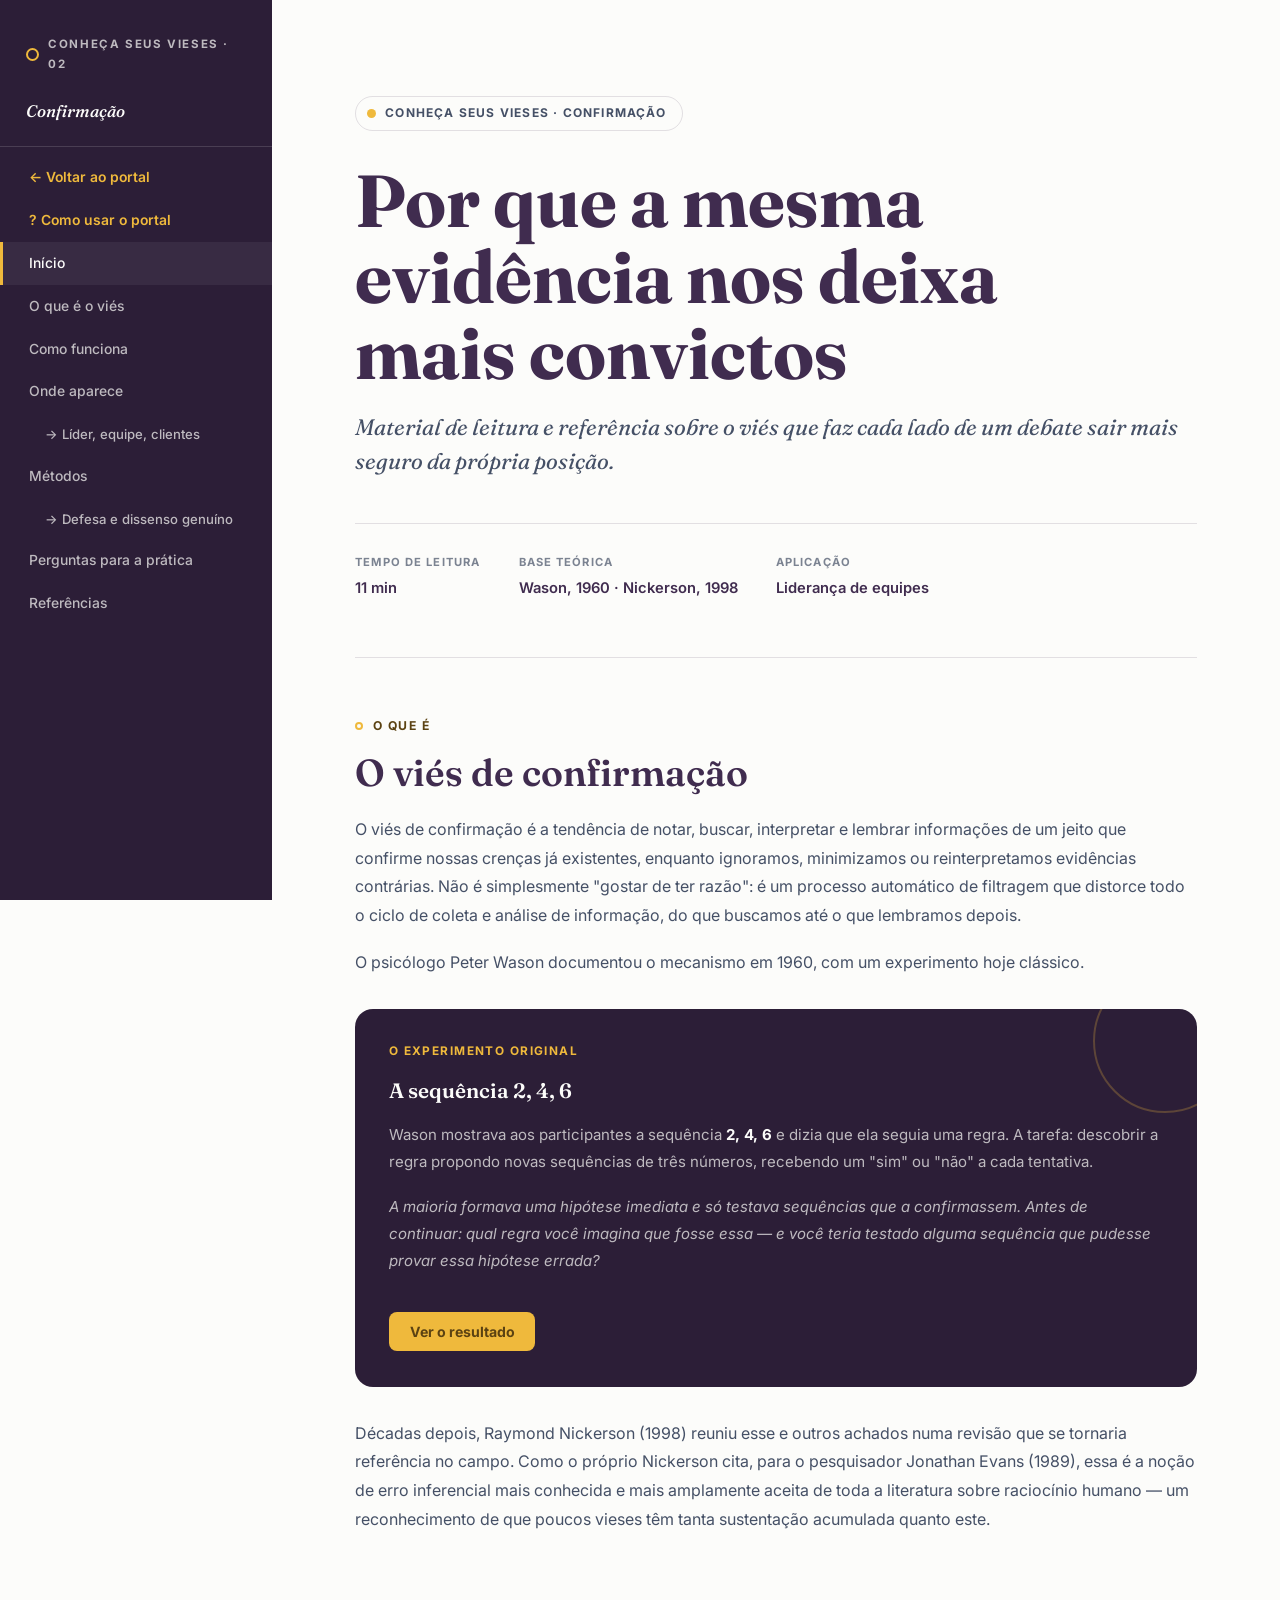
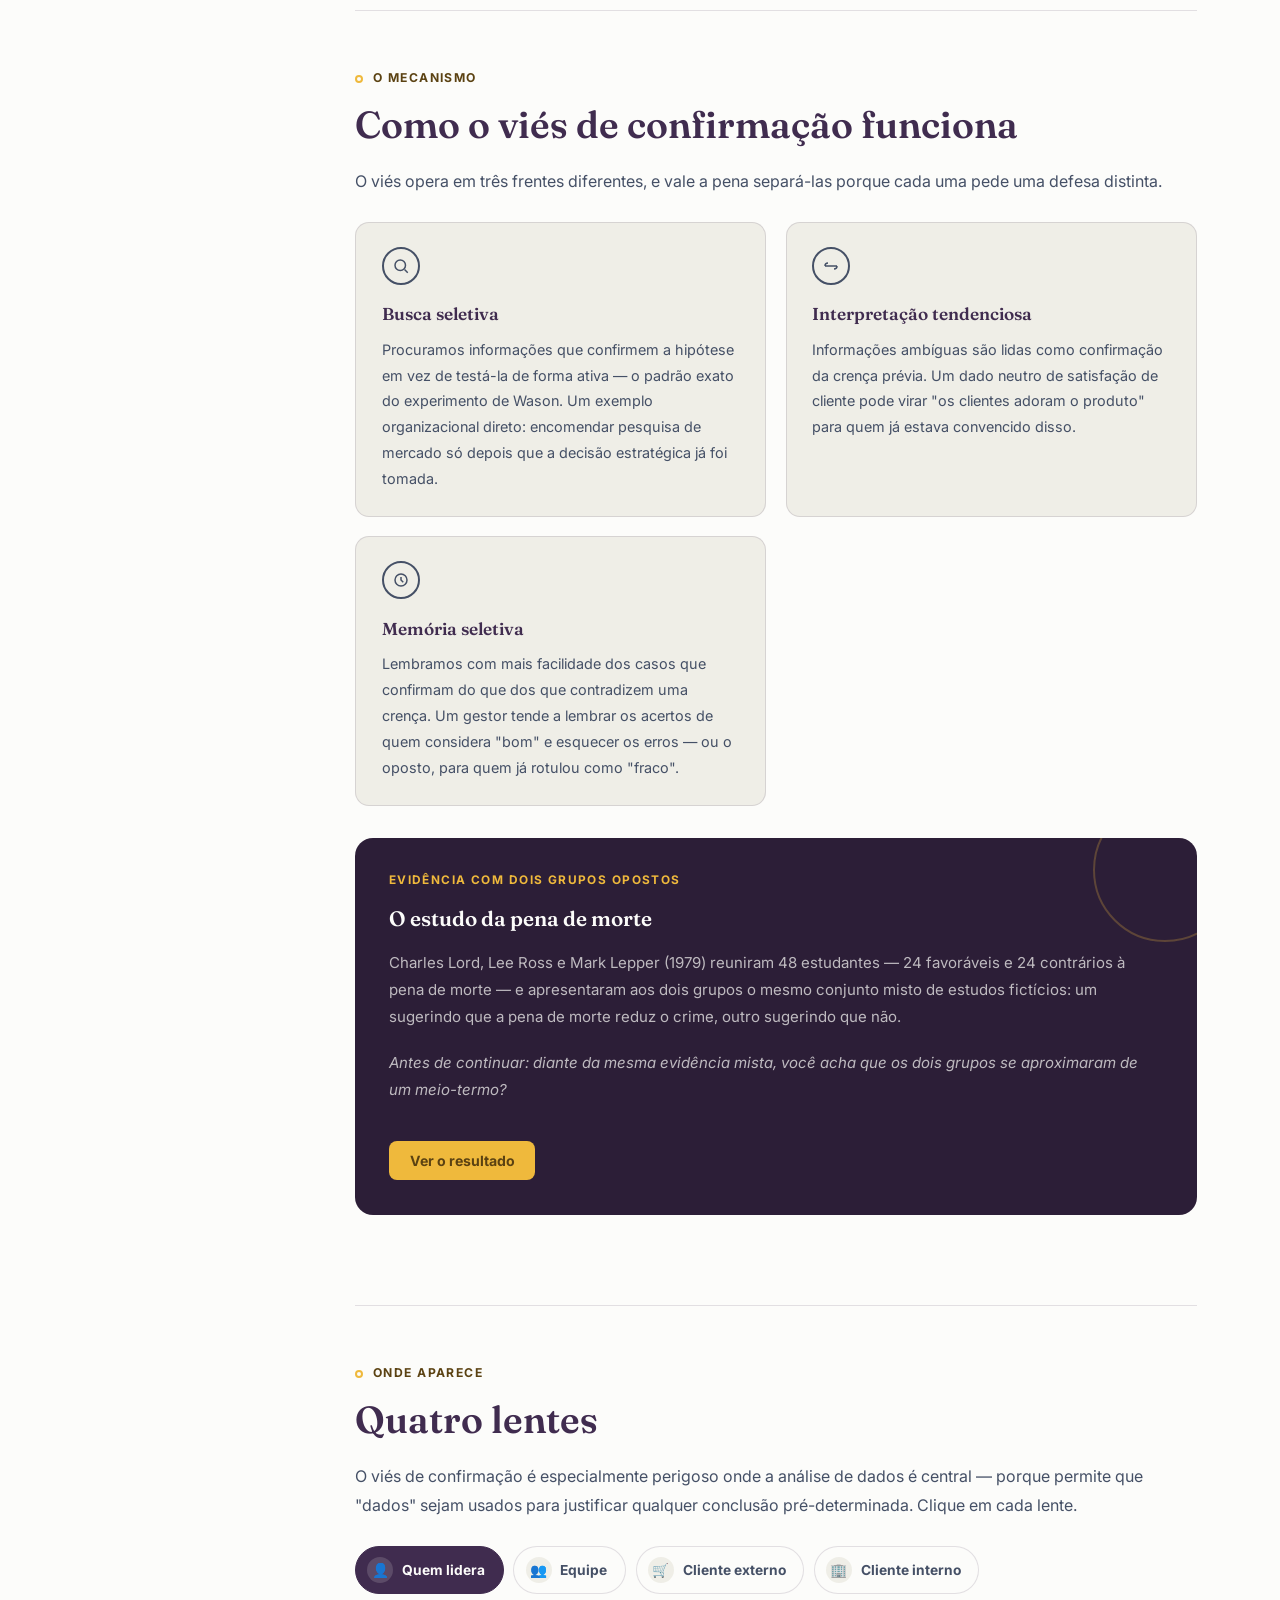
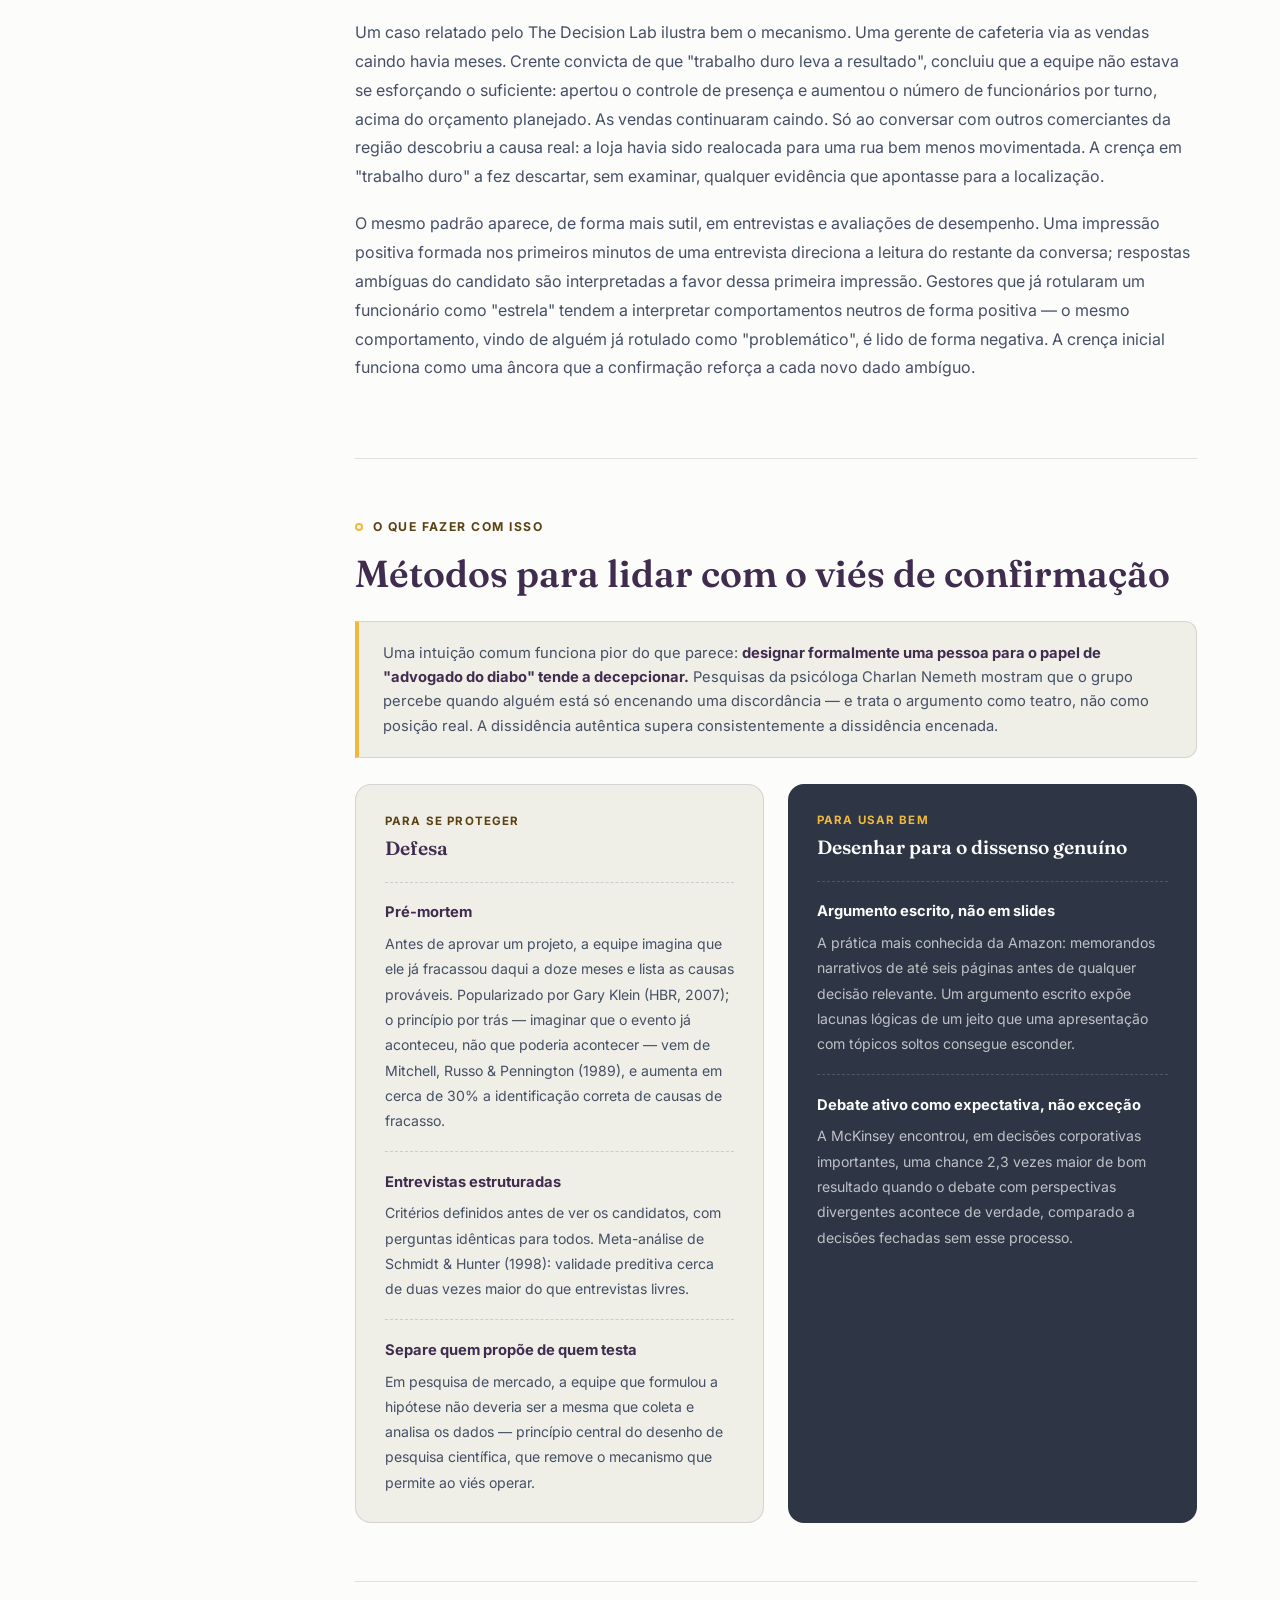
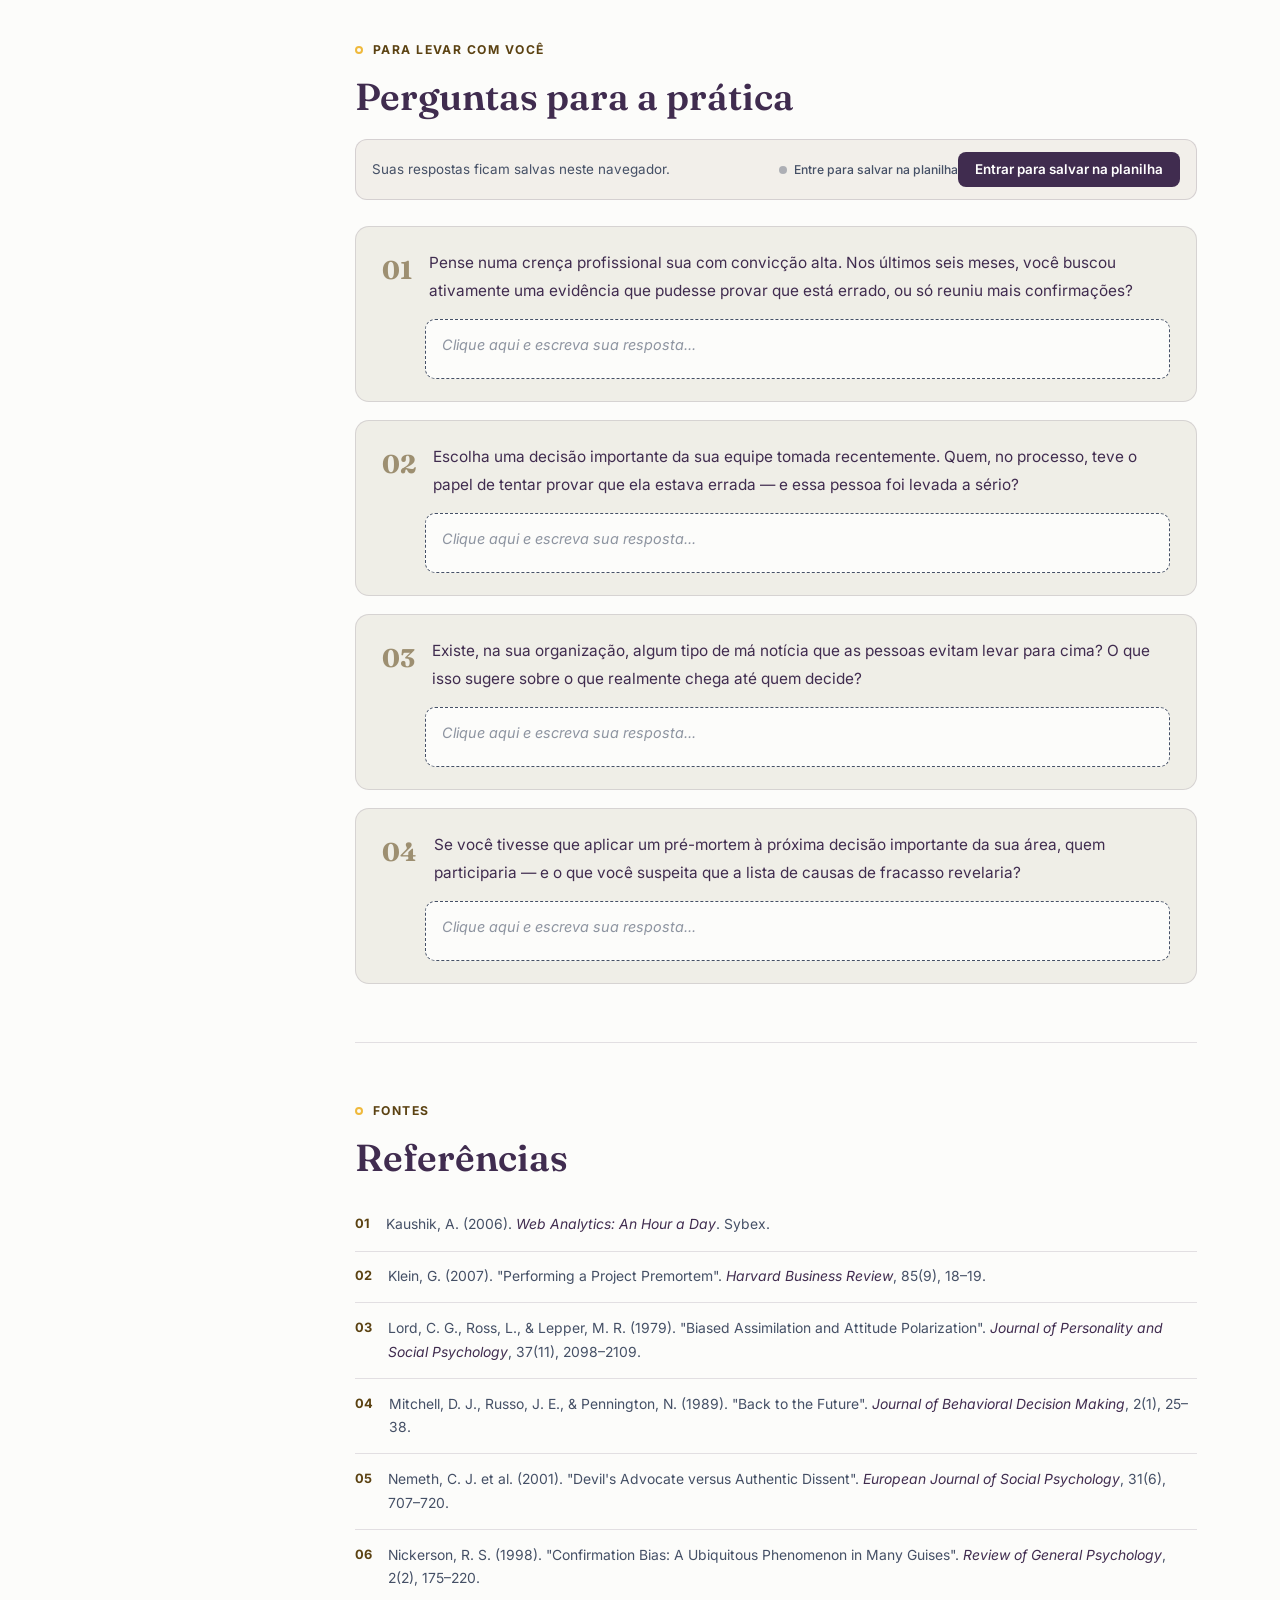
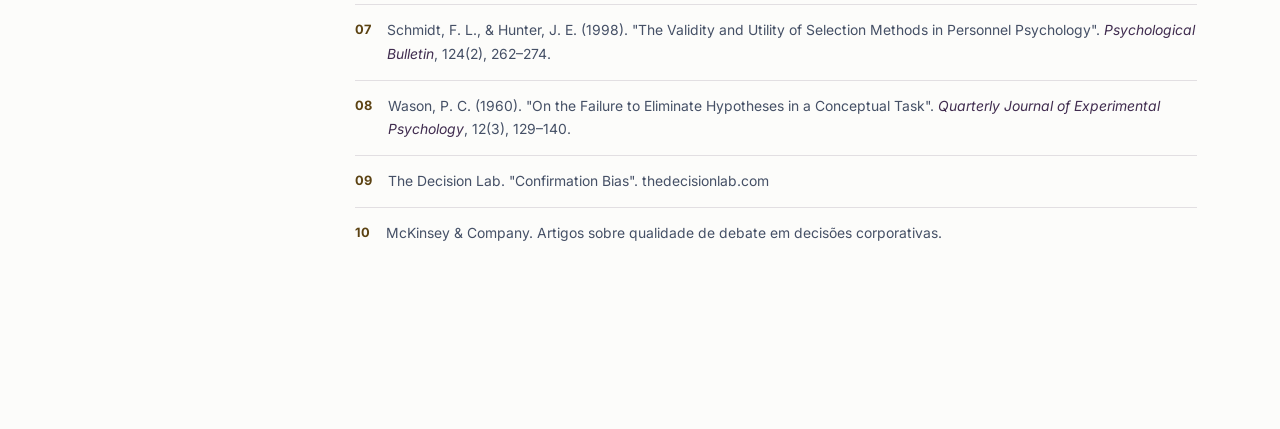
<file: vieses/confirmacao.html>
<!DOCTYPE html>
<html lang="pt-BR">
<head>
<meta charset="UTF-8">
<meta name="viewport" content="width=device-width, initial-scale=1.0">
<title>Conheça seus vieses: Confirmação</title>
<link rel="preconnect" href="https://fonts.googleapis.com">
<link rel="preconnect" href="https://fonts.gstatic.com" crossorigin>
<link href="https://fonts.googleapis.com/css2?family=Fraunces:ital,opsz,wght@0,9..144,400;0,9..144,500;0,9..144,600;0,9..144,700;1,9..144,400;1,9..144,500&family=Inter:wght@400;500;600;700&display=swap" rel="stylesheet">
<style>
:root{
  --purple:#402C4F; --purple-deep:#2C1E37;
  --navy:#455066; --navy-deep:#2E3646;
  --paper:#FCFCFA; --paper-dim:#EFEEE7; --paper-line:rgba(64,44,79,0.14);
  --amber:#EFB93C; --amber-ink:#5B4212;
  --ink-on-dark:#FCFCFA; --dim-on-dark:rgba(252,252,250,0.7);
  --font-display:'Fraunces', Georgia, serif;
  --font-body:'Inter', -apple-system, sans-serif;
  --sidebar-w:272px;
}
*{ margin:0; padding:0; box-sizing:border-box; }
html{ scroll-behavior:smooth; }
body{
  font-family:var(--font-body); background:var(--paper); color:var(--purple);
  line-height:1.7; overflow-x:hidden; font-size:17px;
}
::selection{ background:var(--amber); color:var(--purple-deep); }
a{ color:var(--purple); }
:focus-visible{ outline:2px solid var(--amber); outline-offset:3px; }

/* ---------- PROGRESS BAR ---------- */
#progress-bar{ position:fixed; top:0; left:0; height:3px; width:0%; background:var(--amber); z-index:1000; transition:width .1s linear; }

/* ---------- SIDEBAR ---------- */
#sidebar-toggle{
  position:fixed; top:1.1rem; left:1rem; z-index:200; display:none;
  background:var(--purple-deep); border:1px solid rgba(252,252,250,0.25);
  color:var(--ink-on-dark); width:42px; height:42px; border-radius:10px;
  cursor:pointer; align-items:center; justify-content:center; flex-direction:column; gap:4px;
}
#sidebar-toggle span{ display:block; width:18px; height:2px; background:var(--ink-on-dark); border-radius:2px; transition:transform .25s, opacity .25s; }
#sidebar-toggle.active span:nth-child(1){ transform:translateY(6px) rotate(45deg); }
#sidebar-toggle.active span:nth-child(2){ opacity:0; }
#sidebar-toggle.active span:nth-child(3){ transform:translateY(-6px) rotate(-45deg); }
#overlay{ display:none; position:fixed; inset:0; background:rgba(44,30,55,0.55); z-index:90; }

#sidebar{
  position:fixed; left:0; top:0; bottom:0; width:var(--sidebar-w);
  background:var(--purple-deep); padding:2.2rem 0 2rem; z-index:100; overflow-y:auto;
}
.sidebar-badge{ display:flex; align-items:center; gap:0.6rem; padding:0 1.6rem 1.4rem; }
.sidebar-badge .dot{ width:13px; height:13px; border-radius:50%; border:2px solid var(--amber); flex-shrink:0; }
.sidebar-badge span{ font-family:var(--font-body); font-weight:700; font-size:0.72rem; letter-spacing:0.14em; text-transform:uppercase; color:var(--dim-on-dark); }
.sidebar-title{
  font-family:var(--font-display); font-style:italic; font-weight:500; font-size:1.05rem;
  color:var(--ink-on-dark); padding:0 1.6rem 1.3rem; border-bottom:1px solid rgba(252,252,250,0.14); margin-bottom:0.6rem;
}
.nav-item{
  display:block; padding:0.6rem 1.6rem; color:var(--dim-on-dark); text-decoration:none;
  font-size:0.87rem; font-weight:500; border-left:3px solid transparent;
  transition:color .2s, background .2s, border-color .2s;
}
.nav-item:hover, .nav-item.active{ color:var(--ink-on-dark); background:rgba(252,252,250,0.06); border-left-color:var(--amber); }
.nav-item.sub{ padding-left:2.6rem; font-size:0.82rem; }

/* ---------- LAYOUT ---------- */
.wrapper{ max-width:740px; margin:0 auto; padding:0 2rem 7rem; margin-left:calc(var(--sidebar-w) + 2vw); position:relative; }
@media (max-width:980px){
  #sidebar{ transform:translateX(-100%); transition:transform .4s cubic-bezier(.4,0,.2,1); }
  #sidebar.open{ transform:translateX(0); }
  #sidebar-toggle{ display:flex; }
  .wrapper{ margin-left:auto; max-width:720px; padding:0 1.3rem 5rem; }
}

/* ---------- HERO ---------- */
.hero{ padding:6rem 0 3.5rem; }
.hero-tag{
  display:inline-flex; align-items:center; gap:0.55rem; border:1px solid var(--paper-line);
  border-radius:100px; padding:0.4rem 1rem 0.4rem 0.7rem; font-size:0.75rem; font-weight:700;
  letter-spacing:0.1em; text-transform:uppercase; color:var(--navy); margin-bottom:2rem;
}
.hero-tag .dot{ width:9px; height:9px; border-radius:50%; background:var(--amber); }
.hero h1{ font-family:var(--font-display); font-weight:700; font-size:clamp(2.8rem,7vw,4.6rem); line-height:1.03; color:var(--purple); }
.hero-sub{ font-family:var(--font-display); font-style:italic; font-weight:400; font-size:clamp(1.15rem,2vw,1.4rem); color:var(--navy); max-width:34ch; margin-top:1.3rem; line-height:1.5; }
.hero-meta{ display:flex; gap:2.4rem; flex-wrap:wrap; margin-top:2.8rem; padding-top:1.8rem; border-top:1px solid var(--paper-line); }
.meta-item{ display:flex; flex-direction:column; gap:0.25rem; }
.meta-label{ font-size:0.7rem; font-weight:700; letter-spacing:0.1em; text-transform:uppercase; color:var(--navy); opacity:0.7; }
.meta-value{ font-size:0.92rem; font-weight:600; color:var(--purple); }

/* ---------- SECTIONS ---------- */
.section{ padding:3.6rem 0; border-top:1px solid var(--paper-line); opacity:0; transform:translateY(16px); transition:opacity .6s ease, transform .6s ease; }
.section.in-view{ opacity:1; transform:translateY(0); }
.section-eyebrow{ display:flex; align-items:center; gap:0.6rem; font-size:0.76rem; font-weight:700; letter-spacing:0.12em; text-transform:uppercase; color:var(--amber-ink); margin-bottom:0.9rem; }
.section-eyebrow .dot{ width:8px; height:8px; border-radius:50%; border:2px solid var(--amber); }
.section-title{ font-family:var(--font-display); font-weight:600; font-size:clamp(1.7rem,4vw,2.35rem); color:var(--purple); margin-bottom:1.3rem; line-height:1.15; }
.section p{ font-size:1rem; color:var(--navy); line-height:1.8; margin-bottom:1.15rem; max-width:66ch; }
.section p strong{ color:var(--purple); }
.section h4.sub{ font-family:var(--font-display); font-weight:600; font-size:1.2rem; color:var(--purple); margin:1.6rem 0 0.7rem; }

/* ---------- EXPERIMENTO (componente de assinatura) ---------- */
.experiment{
  background:var(--purple-deep); color:var(--ink-on-dark); border-radius:18px;
  padding:2rem 2.1rem 2.2rem; margin:2rem 0; position:relative; overflow:hidden;
}
.experiment:before{ content:''; position:absolute; top:-40px; right:-40px; width:140px; height:140px; border-radius:50%; border:2px solid rgba(239,185,60,0.25); }
.experiment-eyebrow{ font-size:0.74rem; font-weight:700; letter-spacing:0.12em; text-transform:uppercase; color:var(--amber); margin-bottom:0.7rem; }
.experiment h4{ font-family:var(--font-display); font-weight:600; font-size:1.3rem; margin-bottom:0.8rem; }
.experiment p{ color:var(--dim-on-dark); font-size:0.94rem; max-width:none; }
.experiment-prompt{ font-style:italic; color:var(--ink-on-dark); margin-top:1rem; }
.reveal-btn{
  margin-top:1.2rem; background:var(--amber); color:var(--amber-ink); border:none;
  font-family:var(--font-body); font-weight:700; font-size:0.88rem; padding:0.7rem 1.3rem;
  border-radius:8px; cursor:pointer; transition:transform .15s, background .15s;
}
.reveal-btn:hover{ background:#f5c968; transform:translateY(-1px); }
.reveal-btn:disabled{ opacity:0.5; cursor:default; transform:none; }
.reveal-result{
  max-height:0; overflow:hidden; opacity:0; transition:max-height .5s ease, opacity .4s ease, margin-top .5s ease;
}
.reveal-result.open{ max-height:400px; opacity:1; margin-top:1.3rem; }
.result-bars{ display:flex; gap:1.6rem; margin-top:1rem; }
.result-bar-col{ display:flex; flex-direction:column; align-items:center; gap:0.5rem; flex:1; }
.result-bar-track{ height:120px; width:100%; display:flex; align-items:flex-end; justify-content:center; }
.result-bar{ width:100%; max-width:80px; background:var(--amber); border-radius:6px 6px 0 0; height:0; transition:height 1s cubic-bezier(.2,.8,.2,1); }
.result-bar-label{ font-size:0.78rem; color:var(--dim-on-dark); text-align:center; }
.result-bar-val{ font-family:var(--font-display); font-weight:700; font-size:1.5rem; color:var(--ink-on-dark); }
.result-note{ font-size:0.85rem; color:var(--dim-on-dark); border-top:1px solid rgba(252,252,250,0.14); padding-top:0.9rem; margin-top:1.1rem; }

/* ---------- MECANISMO: DUAS COLUNAS ---------- */
.mech-grid{ display:grid; grid-template-columns:1fr 1fr; gap:1.2rem; margin:1.6rem 0 2rem; }
@media (max-width:680px){ .mech-grid{ grid-template-columns:1fr; } }
.mech-card{ background:var(--paper-dim); border:1px solid var(--paper-line); border-radius:14px; padding:1.5rem 1.6rem; }
.mech-card .mech-icon{ width:38px; height:38px; border-radius:50%; border:2px solid var(--navy); display:flex; align-items:center; justify-content:center; margin-bottom:0.9rem; }
.mech-card h5{ font-family:var(--font-display); font-weight:600; font-size:1.08rem; color:var(--purple); margin-bottom:0.5rem; }
.mech-card p{ font-size:0.9rem; color:var(--navy); max-width:none; margin-bottom:0; }

/* ---------- QUATRO LENTES (abas) ---------- */
.lens-tabs{ display:flex; gap:0.6rem; flex-wrap:wrap; margin:1.6rem 0 0; }
.lens-btn{
  display:flex; align-items:center; gap:0.55rem; font-family:var(--font-body); font-weight:700;
  font-size:0.86rem; padding:0.65rem 1.1rem 0.65rem 0.7rem; background:var(--paper); border:1.5px solid var(--paper-line);
  color:var(--navy); border-radius:100px; cursor:pointer; transition:border-color .15s, background .15s, color .15s;
}
.lens-btn .lens-icon{ width:26px; height:26px; border-radius:50%; display:flex; align-items:center; justify-content:center; background:var(--paper-dim); flex-shrink:0; }
.lens-btn:hover{ border-color:var(--navy); }
.lens-btn.active{ background:var(--purple); border-color:var(--purple); color:var(--paper); }
.lens-btn.active .lens-icon{ background:rgba(252,252,250,0.15); }
.lens-panels{ margin-top:1.5rem; }
.lens-panel{ display:none; animation:fadeUp .4s ease; }
.lens-panel.active{ display:block; }
@keyframes fadeUp{ from{opacity:0; transform:translateY(10px);} to{opacity:1; transform:translateY(0);} }
.lens-panel p{ font-size:1rem; }

/* ---------- MÉTODOS ---------- */
.methods-grid{ display:grid; grid-template-columns:1fr 1fr; gap:1.5rem; margin-top:1.6rem; }
@media (max-width:780px){ .methods-grid{ grid-template-columns:1fr; } }
.method-col{ border-radius:16px; padding:1.7rem 1.8rem; }
.method-col.defend{ background:var(--paper-dim); border:1px solid var(--paper-line); }
.method-col.ethical{ background:var(--navy-deep); color:var(--ink-on-dark); }
.method-col h4{ font-family:var(--font-display); font-weight:600; font-size:1.2rem; margin-bottom:0.3rem; }
.method-col.defend h4{ color:var(--purple); }
.method-col.ethical h4{ color:var(--ink-on-dark); }
.method-col .method-eyebrow{ font-size:0.72rem; font-weight:700; text-transform:uppercase; letter-spacing:0.1em; }
.method-col.defend .method-eyebrow{ color:var(--amber-ink); }
.method-col.ethical .method-eyebrow{ color:var(--amber); }
.method-item{ margin-top:1.1rem; padding-top:1.1rem; border-top:1px dashed rgba(64,44,79,0.18); }
.method-col.ethical .method-item{ border-top-color:rgba(252,252,250,0.16); }
.method-item:first-of-type{ border-top:none; margin-top:1rem; padding-top:0; }
.method-item h5{ font-family:var(--font-body); font-weight:700; font-size:0.92rem; margin-bottom:0.35rem; }
.method-col.defend .method-item h5{ color:var(--purple); }
.method-col.ethical .method-item h5{ color:var(--ink-on-dark); }
.method-item p{ font-size:0.88rem; margin-bottom:0; max-width:none; }
.method-col.defend .method-item p{ color:var(--navy); }
.method-col.ethical .method-item p{ color:var(--dim-on-dark); }

/* ---------- ATENÇÃO (avisos) ---------- */
.callout{
  display:flex; gap:1rem; background:var(--paper-dim); border:1px solid var(--paper-line);
  border-left:4px solid var(--amber); border-radius:0 12px 12px 0; padding:1.2rem 1.5rem; margin:1.6rem 0;
}
.callout-text{ font-size:0.92rem; color:var(--navy); line-height:1.65; }
.callout-text strong{ color:var(--purple); }

/* ---------- PERGUNTAS PARA A PRÁTICA ---------- */
.reflexao-grid{ display:flex; flex-direction:column; gap:1.1rem; margin-top:1.6rem; }
.reflexao-item{ background:var(--paper-dim); border:1px solid var(--paper-line); border-radius:14px; padding:1.4rem 1.6rem; }
.reflexao-top{ display:flex; gap:1.1rem; }
.reflexao-num{ font-family:var(--font-display); font-weight:700; font-size:1.6rem; color:var(--amber-ink); opacity:0.55; flex-shrink:0; }
.reflexao-top p{ font-size:0.96rem; color:var(--purple); margin-bottom:0; }
.reflexao-note{
  margin-top:0.9rem; margin-left:2.7rem; border:1.5px dashed var(--navy); border-radius:10px;
  padding:0.8rem 1rem; min-height:60px; font-size:0.9rem; color:var(--purple); background:var(--paper);
}
.reflexao-note:empty:before{ content:'Clique aqui e escreva sua resposta...'; color:var(--navy); opacity:0.6; font-style:italic; }

/* ---------- REFERÊNCIAS ---------- */
.ref-list{ list-style:none; margin-top:1rem; }
.ref-list li{ font-size:0.87rem; color:var(--navy); padding:0.85rem 0; border-bottom:1px solid var(--paper-line); display:flex; gap:1rem; }
.ref-list li:last-child{ border-bottom:none; }
.ref-num{ color:var(--amber-ink); font-weight:700; font-size:0.8rem; flex-shrink:0; }
.ref-list em{ color:var(--purple); }

#back-to-top{
  position:fixed; bottom:2rem; right:2rem; width:46px; height:46px; background:var(--purple);
  border:none; border-radius:12px; color:var(--paper); font-size:1.2rem; cursor:pointer;
  display:none; align-items:center; justify-content:center; z-index:100; box-shadow:0 10px 30px -8px rgba(44,30,55,0.5);
}
#back-to-top:hover{ background:var(--purple-deep); }

@media (prefers-reduced-motion: reduce){
  .section, .reveal-result, .result-bar{ transition:none !important; }
  .lens-panel{ animation:none !important; }
}
</style>
<!-- portal-vd -->
<link rel="stylesheet" href="../assets/css/portal.css">
<style>
  .nav-item.vd-voltar, .nav-item.vd-ajuda-link{ color:var(--amber); font-weight:600; }
  /* largura: o texto ocupa a área disponível ao lado do sumário */
  .wrapper{ max-width:1180px !important; margin:0 4vw 0 calc(var(--sidebar-w) + 4vw) !important; }
  .section p, .lens-panel p{ max-width:none !important; }
  .hero-sub{ max-width:60ch !important; }
  @media (max-width:980px){ .wrapper{ margin:0 auto !important; max-width:none !important; } }
  @media print{
    .section{ opacity:1 !important; transform:none !important; }
    #sidebar, #sidebar-toggle, #overlay, #progress-bar, #back-to-top{ display:none !important; }
    .wrapper{ margin:0 auto !important; }
    .lens-panel{ display:block !important; }
    .reveal-result{ max-height:none !important; opacity:1 !important; }
  }
</style>
</head>
<body>

<div id="progress-bar"></div>
<button id="sidebar-toggle" aria-label="Abrir menu"><span></span><span></span><span></span></button>
<div id="overlay"></div>

<nav id="sidebar">
  <div class="sidebar-badge"><span class="dot"></span><span>Conheça seus vieses · 02</span></div>
  <div class="sidebar-title">Confirmação</div>
  <a class="nav-item vd-voltar" href="../index.html">← Voltar ao portal</a>
  <a class="nav-item vd-ajuda-link" href="../index.html#ajuda" onclick="if(window.VD){event.preventDefault();VD.abrirInstrucoes();}">? Como usar o portal</a>
  <a class="nav-item" href="#intro">Início</a>
  <a class="nav-item" href="#o-que-e">O que é o viés</a>
  <a class="nav-item" href="#como-funciona">Como funciona</a>
  <a class="nav-item" href="#quatro-lentes">Onde aparece</a>
  <a class="nav-item sub" href="#quatro-lentes">→ Líder, equipe, clientes</a>
  <a class="nav-item" href="#metodos">Métodos</a>
  <a class="nav-item sub" href="#metodos">→ Defesa e dissenso genuíno</a>
  <a class="nav-item" href="#pratica">Perguntas para a prática</a>
  <a class="nav-item" href="#referencias">Referências</a>
</nav>

<main class="wrapper">

  <section class="hero" id="intro">
    <div class="hero-tag"><span class="dot"></span>Conheça seus vieses · Confirmação</div>
    <h1>Por que a mesma<br>evidência nos deixa<br>mais convictos</h1>
    <p class="hero-sub">Material de leitura e referência sobre o viés que faz cada lado de um debate sair mais seguro da própria posição.</p>
    <div class="hero-meta">
      <div class="meta-item"><span class="meta-label">Tempo de leitura</span><span class="meta-value">11 min</span></div>
      <div class="meta-item"><span class="meta-label">Base teórica</span><span class="meta-value">Wason, 1960 · Nickerson, 1998</span></div>
      <div class="meta-item"><span class="meta-label">Aplicação</span><span class="meta-value">Liderança de equipes</span></div>
    </div>
  </section>

  <section class="section" id="o-que-e">
    <div class="section-eyebrow"><span class="dot"></span>O que é</div>
    <h2 class="section-title">O viés de confirmação</h2>
    <p>O viés de confirmação é a tendência de notar, buscar, interpretar e lembrar informações de um jeito que confirme nossas crenças já existentes, enquanto ignoramos, minimizamos ou reinterpretamos evidências contrárias. Não é simplesmente "gostar de ter razão": é um processo automático de filtragem que distorce todo o ciclo de coleta e análise de informação, do que buscamos até o que lembramos depois.</p>
    <p>O psicólogo Peter Wason documentou o mecanismo em 1960, com um experimento hoje clássico.</p>

    <div class="experiment" id="exp-246">
      <div class="experiment-eyebrow">O experimento original</div>
      <h4>A sequência 2, 4, 6</h4>
      <p>Wason mostrava aos participantes a sequência <strong style="color:var(--ink-on-dark)">2, 4, 6</strong> e dizia que ela seguia uma regra. A tarefa: descobrir a regra propondo novas sequências de três números, recebendo um "sim" ou "não" a cada tentativa.</p>
      <p class="experiment-prompt">A maioria formava uma hipótese imediata e só testava sequências que a confirmassem. Antes de continuar: qual regra você imagina que fosse essa — e você teria testado alguma sequência que pudesse provar essa hipótese errada?</p>
      <button class="reveal-btn" data-target="result-246">Ver o resultado</button>
      <div class="reveal-result" id="result-246">
        <p style="color:var(--ink-on-dark);font-size:0.98rem;">A hipótese mais comum era "números pares, subindo de dois em dois" — testada com sequências como 8-10-12 ou 20-22-24, sempre confirmadas. A regra verdadeira era muito mais simples: <strong>qualquer sequência crescente</strong>.</p>
        <p class="result-note">Quase ninguém testava uma sequência capaz de refutar a própria hipótese — como uma decrescente, ou com intervalos irregulares. As pessoas testam para confirmar, não para refutar.</p>
      </div>
    </div>

    <p>Décadas depois, Raymond Nickerson (1998) reuniu esse e outros achados numa revisão que se tornaria referência no campo. Como o próprio Nickerson cita, para o pesquisador Jonathan Evans (1989), essa é a noção de erro inferencial mais conhecida e mais amplamente aceita de toda a literatura sobre raciocínio humano — um reconhecimento de que poucos vieses têm tanta sustentação acumulada quanto este.</p>
  </section>

  <section class="section" id="como-funciona">
    <div class="section-eyebrow"><span class="dot"></span>O mecanismo</div>
    <h2 class="section-title">Como o viés de confirmação funciona</h2>
    <p>O viés opera em três frentes diferentes, e vale a pena separá-las porque cada uma pede uma defesa distinta.</p>

    <div class="mech-grid">
      <div class="mech-card">
        <div class="mech-icon"><svg width="18" height="18" viewBox="0 0 24 24" fill="none" stroke="#455066" stroke-width="2"><circle cx="11" cy="11" r="7"/><path d="M21 21l-4.3-4.3"/></svg></div>
        <h5>Busca seletiva</h5>
        <p>Procuramos informações que confirmem a hipótese em vez de testá-la de forma ativa — o padrão exato do experimento de Wason. Um exemplo organizacional direto: encomendar pesquisa de mercado só depois que a decisão estratégica já foi tomada.</p>
      </div>
      <div class="mech-card">
        <div class="mech-icon"><svg width="18" height="18" viewBox="0 0 24 24" fill="none" stroke="#455066" stroke-width="2"><path d="M4 12h16M4 12a4 4 0 014-4M20 12a4 4 0 01-4 4"/></svg></div>
        <h5>Interpretação tendenciosa</h5>
        <p>Informações ambíguas são lidas como confirmação da crença prévia. Um dado neutro de satisfação de cliente pode virar "os clientes adoram o produto" para quem já estava convencido disso.</p>
      </div>
      <div class="mech-card">
        <div class="mech-icon"><svg width="18" height="18" viewBox="0 0 24 24" fill="none" stroke="#455066" stroke-width="2"><path d="M12 8v4l3 3"/><circle cx="12" cy="12" r="8"/></svg></div>
        <h5>Memória seletiva</h5>
        <p>Lembramos com mais facilidade dos casos que confirmam do que dos que contradizem uma crença. Um gestor tende a lembrar os acertos de quem considera "bom" e esquecer os erros — ou o oposto, para quem já rotulou como "fraco".</p>
      </div>
    </div>

    <div class="experiment" id="exp-lrl">
      <div class="experiment-eyebrow">Evidência com dois grupos opostos</div>
      <h4>O estudo da pena de morte</h4>
      <p>Charles Lord, Lee Ross e Mark Lepper (1979) reuniram 48 estudantes — 24 favoráveis e 24 contrários à pena de morte — e apresentaram aos dois grupos o mesmo conjunto misto de estudos fictícios: um sugerindo que a pena de morte reduz o crime, outro sugerindo que não.</p>
      <p class="experiment-prompt">Antes de continuar: diante da mesma evidência mista, você acha que os dois grupos se aproximaram de um meio-termo?</p>
      <button class="reveal-btn" data-target="result-lrl">Ver o resultado</button>
      <div class="reveal-result" id="result-lrl">
        <p style="color:var(--ink-on-dark);font-size:0.98rem;">Não. Os dois grupos saíram <strong>mais convictos</strong> da posição com que haviam entrado — não mais próximos um do outro. Cada grupo avaliou o estudo que confirmava sua crença como mais bem conduzido, e encontrou falhas no estudo que a contradizia.</p>
        <p class="result-note">Os dois grupos usaram os mesmos critérios de rigor científico — "esse estudo foi bem conduzido?" — para chegar a conclusões opostas sobre qual evidência levar a sério.</p>
      </div>
    </div>
  </section>

  <section class="section" id="quatro-lentes">
    <div class="section-eyebrow"><span class="dot"></span>Onde aparece</div>
    <h2 class="section-title">Quatro lentes</h2>
    <p>O viés de confirmação é especialmente perigoso onde a análise de dados é central — porque permite que "dados" sejam usados para justificar qualquer conclusão pré-determinada. Clique em cada lente.</p>

    <div class="lens-tabs" id="lens-tabs">
      <button class="lens-btn active" data-lens="lider"><span class="lens-icon">👤</span> Quem lidera</button>
      <button class="lens-btn" data-lens="equipe"><span class="lens-icon">👥</span> Equipe</button>
      <button class="lens-btn" data-lens="externo"><span class="lens-icon">🛒</span> Cliente externo</button>
      <button class="lens-btn" data-lens="interno"><span class="lens-icon">🏢</span> Cliente interno</button>
    </div>

    <div class="lens-panels">
      <div class="lens-panel active" id="lens-lider">
        <p>Um caso relatado pelo The Decision Lab ilustra bem o mecanismo. Uma gerente de cafeteria via as vendas caindo havia meses. Crente convicta de que "trabalho duro leva a resultado", concluiu que a equipe não estava se esforçando o suficiente: apertou o controle de presença e aumentou o número de funcionários por turno, acima do orçamento planejado. As vendas continuaram caindo. Só ao conversar com outros comerciantes da região descobriu a causa real: a loja havia sido realocada para uma rua bem menos movimentada. A crença em "trabalho duro" a fez descartar, sem examinar, qualquer evidência que apontasse para a localização.</p>
        <p>O mesmo padrão aparece, de forma mais sutil, em entrevistas e avaliações de desempenho. Uma impressão positiva formada nos primeiros minutos de uma entrevista direciona a leitura do restante da conversa; respostas ambíguas do candidato são interpretadas a favor dessa primeira impressão. Gestores que já rotularam um funcionário como "estrela" tendem a interpretar comportamentos neutros de forma positiva — o mesmo comportamento, vindo de alguém já rotulado como "problemático", é lido de forma negativa. A crença inicial funciona como uma âncora que a confirmação reforça a cada novo dado ambíguo.</p>
      </div>
      <div class="lens-panel" id="lens-equipe">
        <p>Uma equipe de produto convicta do valor de uma nova funcionalidade tende a rotular feedback negativo de cliente como "esse cliente não entendeu o valor" ou "não é o nosso perfil", enquanto feedback positivo é celebrado como "validação". O produto acaba lançado sobre uma base de dados que já era uma seleção tendenciosa da realidade — e o problema piora quando a mesma equipe que criou o produto também conduz a pesquisa que deveria validá-lo.</p>
        <p>Retrospectivas de projeto sofrem de uma variação do mesmo padrão: a equipe atribui os sucessos à própria competência e os fracassos a fatores externos, protegendo a crença coletiva na própria eficácia às custas do aprendizado real sobre o que de fato aconteceu.</p>
      </div>
      <div class="lens-panel" id="lens-externo">
        <p>Clientes satisfeitos com uma marca tendem a interpretar um problema de atendimento como exceção pontual; clientes já insatisfeitos interpretam o mesmo problema como confirmação de um padrão. A experiência objetiva pode ser idêntica nos dois casos — o que muda é a crença prévia através da qual ela é filtrada.</p>
      </div>
      <div class="lens-panel" id="lens-interno">
        <p>A diretoria de uma empresa acredita que o mercado está migrando para uma direção X e já decide expandir para lá. Contrata uma consultoria para "analisar o mercado" — mas as perguntas feitas ao consultor já carregam a premissa de que X é o caminho certo. A análise entregue confirma X, porque foi isso que pediram para investigar. Os dados são reais; a conclusão é viesada desde a pergunta que a originou.</p>
        <p>Esse padrão tem nome desde que o analista Avinash Kaushik o descreveu, por volta de 2006: o efeito <strong>HiPPO</strong> (<em>highest paid person's opinion</em>) — quando a direção de uma decisão é determinada por quem está no topo da hierarquia, e toda análise subsequente existe para confirmá-la, não para testá-la.</p>
        <p>Há uma linha ética que vale nomear: quando uma empresa encomenda pesquisa para "justificar" ao conselho uma decisão já tomada, o viés de confirmação deixa de ser um erro cognitivo e vira estratégia deliberada de manipulação de informação. Uma cultura que pune quem chega com más notícias empurra esse padrão para dentro da empresa — só sobe para o topo a informação que já confirma que "está tudo bem".</p>
      </div>
    </div>
  </section>

  <section class="section" id="metodos">
    <div class="section-eyebrow"><span class="dot"></span>O que fazer com isso</div>
    <h2 class="section-title">Métodos para lidar com o viés de confirmação</h2>

    <div class="callout">
      <div class="callout-text">Uma intuição comum funciona pior do que parece: <strong>designar formalmente uma pessoa para o papel de "advogado do diabo" tende a decepcionar.</strong> Pesquisas da psicóloga Charlan Nemeth mostram que o grupo percebe quando alguém está só encenando uma discordância — e trata o argumento como teatro, não como posição real. A dissidência autêntica supera consistentemente a dissidência encenada.</div>
    </div>

    <div class="methods-grid">
      <div class="method-col defend">
        <div class="method-eyebrow">Para se proteger</div>
        <h4>Defesa</h4>
        <div class="method-item">
          <h5>Pré-mortem</h5>
          <p>Antes de aprovar um projeto, a equipe imagina que ele já fracassou daqui a doze meses e lista as causas prováveis. Popularizado por Gary Klein (HBR, 2007); o princípio por trás — imaginar que o evento já aconteceu, não que poderia acontecer — vem de Mitchell, Russo &amp; Pennington (1989), e aumenta em cerca de 30% a identificação correta de causas de fracasso.</p>
        </div>
        <div class="method-item">
          <h5>Entrevistas estruturadas</h5>
          <p>Critérios definidos antes de ver os candidatos, com perguntas idênticas para todos. Meta-análise de Schmidt &amp; Hunter (1998): validade preditiva cerca de duas vezes maior do que entrevistas livres.</p>
        </div>
        <div class="method-item">
          <h5>Separe quem propõe de quem testa</h5>
          <p>Em pesquisa de mercado, a equipe que formulou a hipótese não deveria ser a mesma que coleta e analisa os dados — princípio central do desenho de pesquisa científica, que remove o mecanismo que permite ao viés operar.</p>
        </div>
      </div>
      <div class="method-col ethical">
        <div class="method-eyebrow">Para usar bem</div>
        <h4>Desenhar para o dissenso genuíno</h4>
        <div class="method-item">
          <h5>Argumento escrito, não em slides</h5>
          <p>A prática mais conhecida da Amazon: memorandos narrativos de até seis páginas antes de qualquer decisão relevante. Um argumento escrito expõe lacunas lógicas de um jeito que uma apresentação com tópicos soltos consegue esconder.</p>
        </div>
        <div class="method-item">
          <h5>Debate ativo como expectativa, não exceção</h5>
          <p>A McKinsey encontrou, em decisões corporativas importantes, uma chance 2,3 vezes maior de bom resultado quando o debate com perspectivas divergentes acontece de verdade, comparado a decisões fechadas sem esse processo.</p>
        </div>
      </div>
    </div>
  </section>

  <section class="section" id="pratica">
    <div class="section-eyebrow"><span class="dot"></span>Para levar com você</div>
    <h2 class="section-title">Perguntas para a prática</h2>
    <div class="reflexao-grid">
      <div class="reflexao-item"><div class="reflexao-top"><div class="reflexao-num">01</div><p>Pense numa crença profissional sua com convicção alta. Nos últimos seis meses, você buscou ativamente uma evidência que pudesse provar que está errado, ou só reuniu mais confirmações?</p></div><div class="reflexao-note" contenteditable="true"></div></div>
      <div class="reflexao-item"><div class="reflexao-top"><div class="reflexao-num">02</div><p>Escolha uma decisão importante da sua equipe tomada recentemente. Quem, no processo, teve o papel de tentar provar que ela estava errada — e essa pessoa foi levada a sério?</p></div><div class="reflexao-note" contenteditable="true"></div></div>
      <div class="reflexao-item"><div class="reflexao-top"><div class="reflexao-num">03</div><p>Existe, na sua organização, algum tipo de má notícia que as pessoas evitam levar para cima? O que isso sugere sobre o que realmente chega até quem decide?</p></div><div class="reflexao-note" contenteditable="true"></div></div>
      <div class="reflexao-item"><div class="reflexao-top"><div class="reflexao-num">04</div><p>Se você tivesse que aplicar um pré-mortem à próxima decisão importante da sua área, quem participaria — e o que você suspeita que a lista de causas de fracasso revelaria?</p></div><div class="reflexao-note" contenteditable="true"></div></div>
    </div>
  </section>

  <section class="section" id="referencias">
    <div class="section-eyebrow"><span class="dot"></span>Fontes</div>
    <h2 class="section-title">Referências</h2>
    <ul class="ref-list">
      <li><span class="ref-num">01</span><span>Kaushik, A. (2006). <em>Web Analytics: An Hour a Day</em>. Sybex.</span></li>
      <li><span class="ref-num">02</span><span>Klein, G. (2007). "Performing a Project Premortem". <em>Harvard Business Review</em>, 85(9), 18–19.</span></li>
      <li><span class="ref-num">03</span><span>Lord, C. G., Ross, L., &amp; Lepper, M. R. (1979). "Biased Assimilation and Attitude Polarization". <em>Journal of Personality and Social Psychology</em>, 37(11), 2098–2109.</span></li>
      <li><span class="ref-num">04</span><span>Mitchell, D. J., Russo, J. E., &amp; Pennington, N. (1989). "Back to the Future". <em>Journal of Behavioral Decision Making</em>, 2(1), 25–38.</span></li>
      <li><span class="ref-num">05</span><span>Nemeth, C. J. et al. (2001). "Devil's Advocate versus Authentic Dissent". <em>European Journal of Social Psychology</em>, 31(6), 707–720.</span></li>
      <li><span class="ref-num">06</span><span>Nickerson, R. S. (1998). "Confirmation Bias: A Ubiquitous Phenomenon in Many Guises". <em>Review of General Psychology</em>, 2(2), 175–220.</span></li>
      <li><span class="ref-num">07</span><span>Schmidt, F. L., &amp; Hunter, J. E. (1998). "The Validity and Utility of Selection Methods in Personnel Psychology". <em>Psychological Bulletin</em>, 124(2), 262–274.</span></li>
      <li><span class="ref-num">08</span><span>Wason, P. C. (1960). "On the Failure to Eliminate Hypotheses in a Conceptual Task". <em>Quarterly Journal of Experimental Psychology</em>, 12(3), 129–140.</span></li>
      <li><span class="ref-num">09</span><span>The Decision Lab. "Confirmation Bias". thedecisionlab.com</span></li>
      <li><span class="ref-num">10</span><span>McKinsey &amp; Company. Artigos sobre qualidade de debate em decisões corporativas.</span></li>
    </ul>
  </section>

</main>

<button id="back-to-top" onclick="window.scrollTo({top:0,behavior:'smooth'})" title="Voltar ao topo">&#8593;</button>

<script>
  // barra de progresso + scrollspy + back-to-top
  window.addEventListener('scroll', () => {
    const total = document.documentElement.scrollHeight - window.innerHeight;
    const pct = total > 0 ? (window.scrollY / total) * 100 : 0;
    document.getElementById('progress-bar').style.width = pct + '%';
    document.getElementById('back-to-top').style.display = window.scrollY > 500 ? 'flex' : 'none';
    const sections = document.querySelectorAll('section[id]');
    let current = '';
    sections.forEach(s => { if (window.scrollY >= s.offsetTop - 140) current = s.id; });
    document.querySelectorAll('.nav-item').forEach(a => a.classList.toggle('active', a.getAttribute('href') === '#' + current));
  });

  // sidebar off-canvas (mobile)
  const toggle = document.getElementById('sidebar-toggle');
  const sidebar = document.getElementById('sidebar');
  const overlay = document.getElementById('overlay');
  toggle.addEventListener('click', () => {
    const open = sidebar.classList.toggle('open');
    toggle.classList.toggle('active', open);
    overlay.style.display = open ? 'block' : 'none';
  });
  overlay.addEventListener('click', () => {
    sidebar.classList.remove('open'); toggle.classList.remove('active'); overlay.style.display = 'none';
  });
  sidebar.querySelectorAll('a').forEach(a => a.addEventListener('click', () => {
    sidebar.classList.remove('open'); toggle.classList.remove('active'); overlay.style.display = 'none';
  }));

  // reveal de seções ao rolar (com fallback se o navegador não suportar)
  if('IntersectionObserver' in window){
    const io = new IntersectionObserver((entries) => {
      entries.forEach(e => { if(e.isIntersecting) e.target.classList.add('in-view'); });
    }, { threshold: 0.08 });
    document.querySelectorAll('.section').forEach(s => io.observe(s));
  } else {
    document.querySelectorAll('.section').forEach(s => s.classList.add('in-view'));
  }

  // experimentos: revelar resultado + animar barras
  document.querySelectorAll('.reveal-btn').forEach(btn => {
    btn.addEventListener('click', () => {
      const target = document.getElementById(btn.dataset.target);
      target.classList.add('open');
      btn.disabled = true;
      btn.textContent = 'Resultado revelado';
      target.querySelectorAll('.result-bar').forEach(bar => {
        const h = parseInt(bar.dataset.height, 10);
        requestAnimationFrame(() => { bar.style.height = h + '%'; });
      });
    });
  });

  // quatro lentes (abas)
  const lensTabs = document.getElementById('lens-tabs');
  lensTabs.addEventListener('click', (e) => {
    const btn = e.target.closest('.lens-btn');
    if(!btn) return;
    const key = btn.dataset.lens;
    lensTabs.querySelectorAll('.lens-btn').forEach(b => b.classList.toggle('active', b === btn));
    document.querySelectorAll('.lens-panel').forEach(p => p.classList.toggle('active', p.id === 'lens-' + key));
  });
</script>
<script src="../assets/js/config.js"></script>
<script src="../assets/js/portal.js"></script>
<script>VD.notas({ id: 'vies-confirmacao', titulo: 'Conheça seus vieses · Confirmação' });</script>
</body>
</html>
</file>
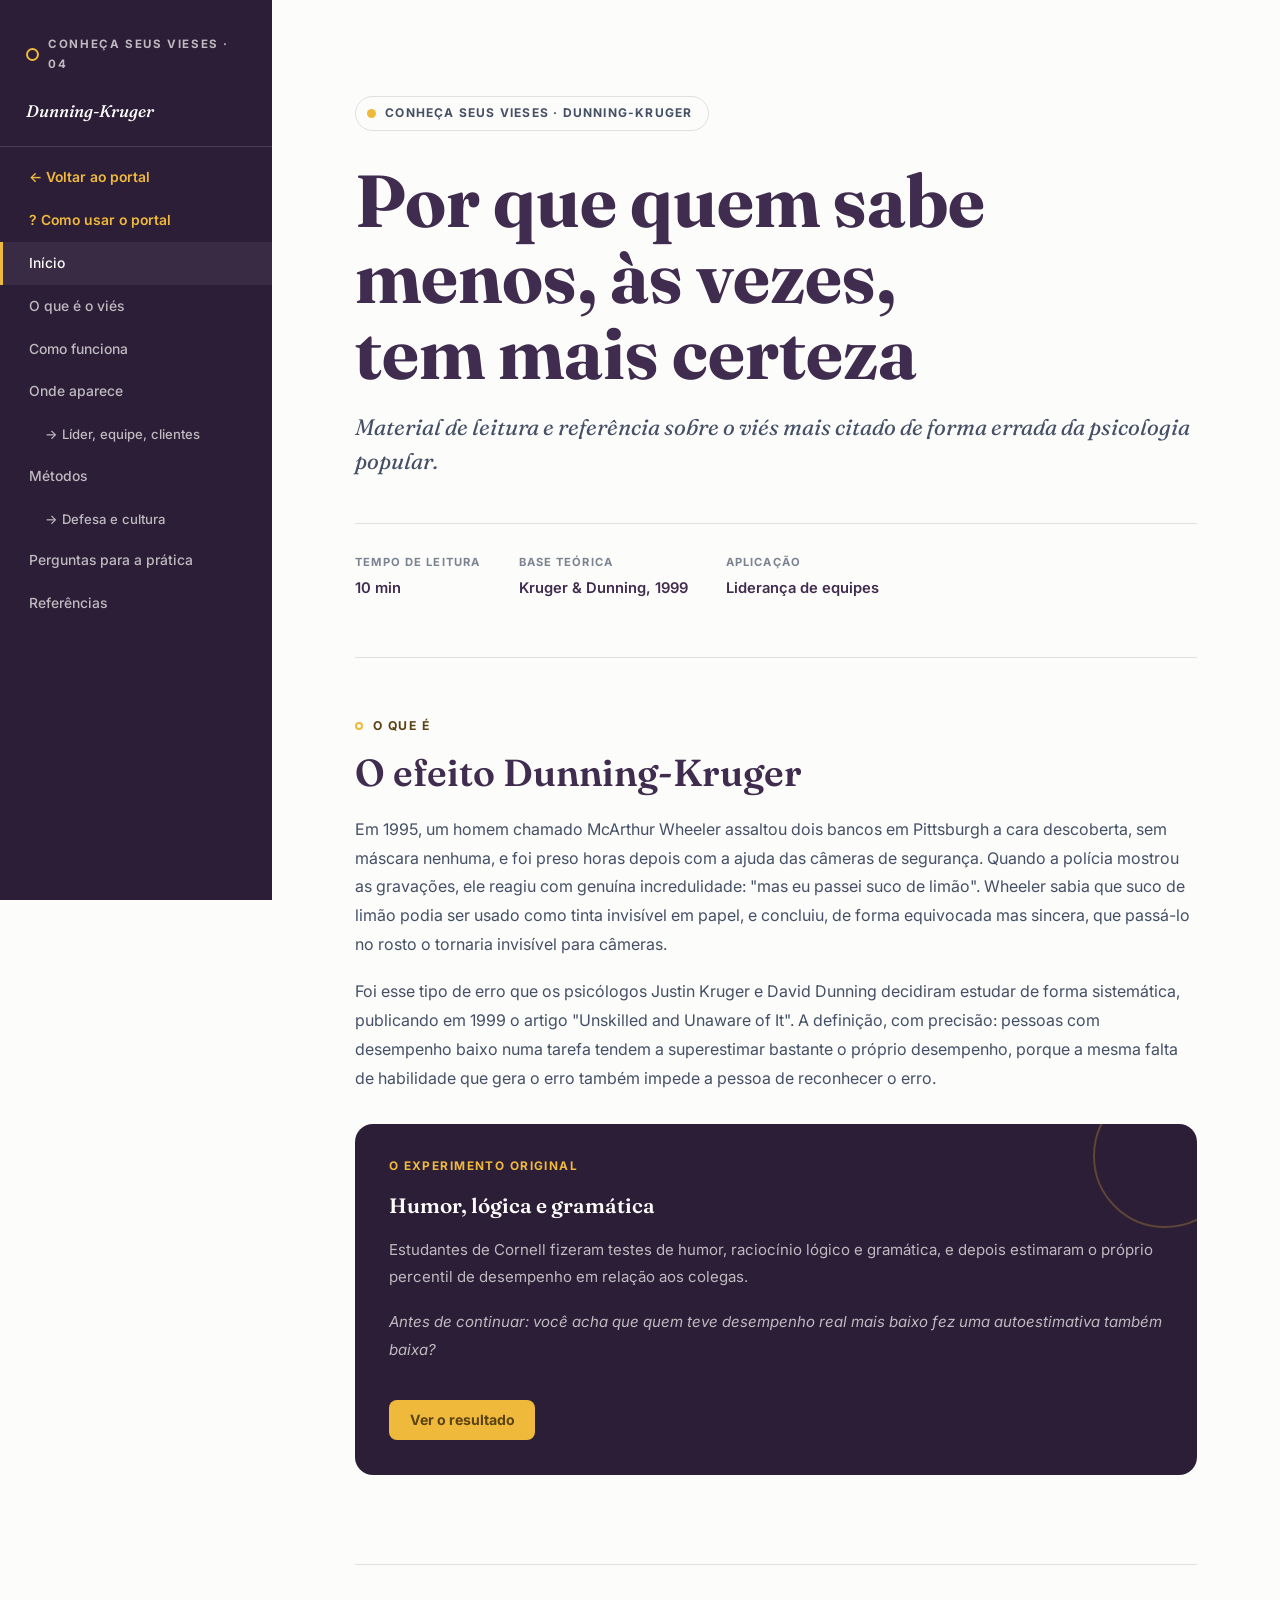
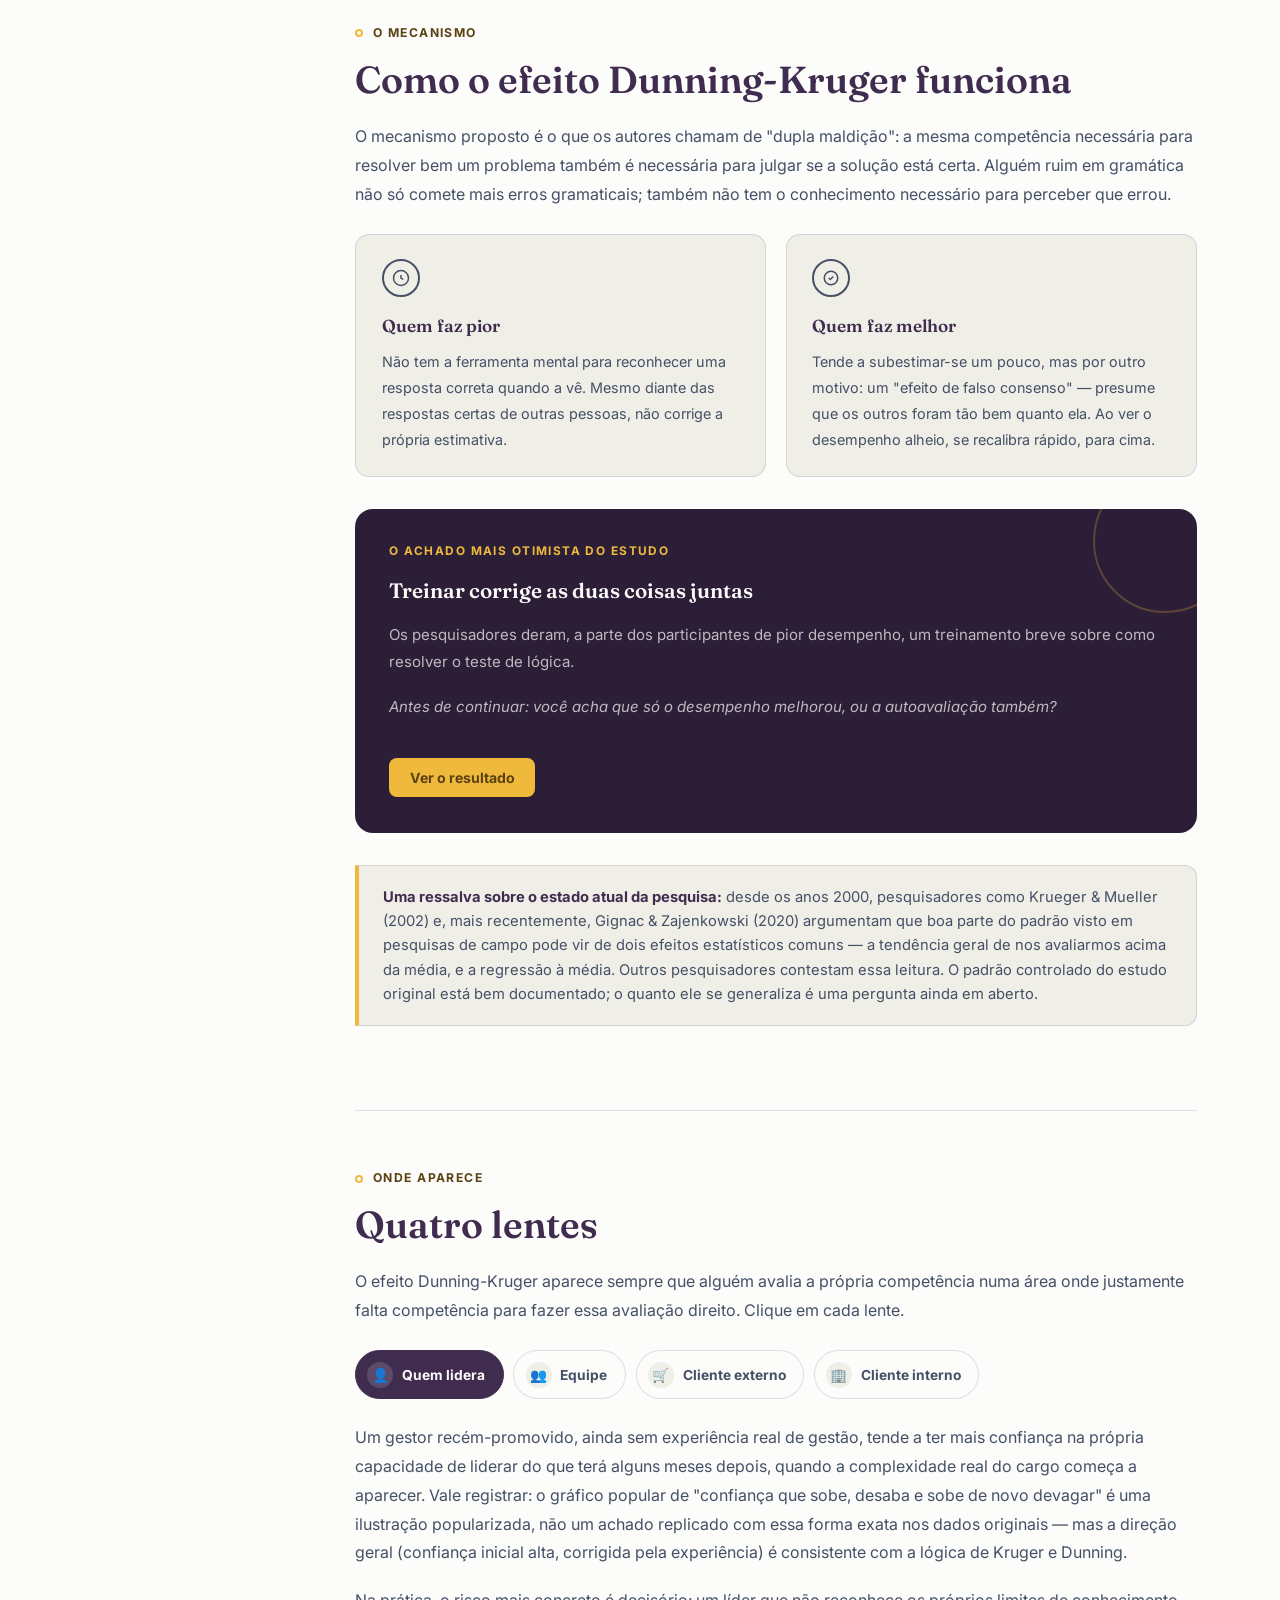
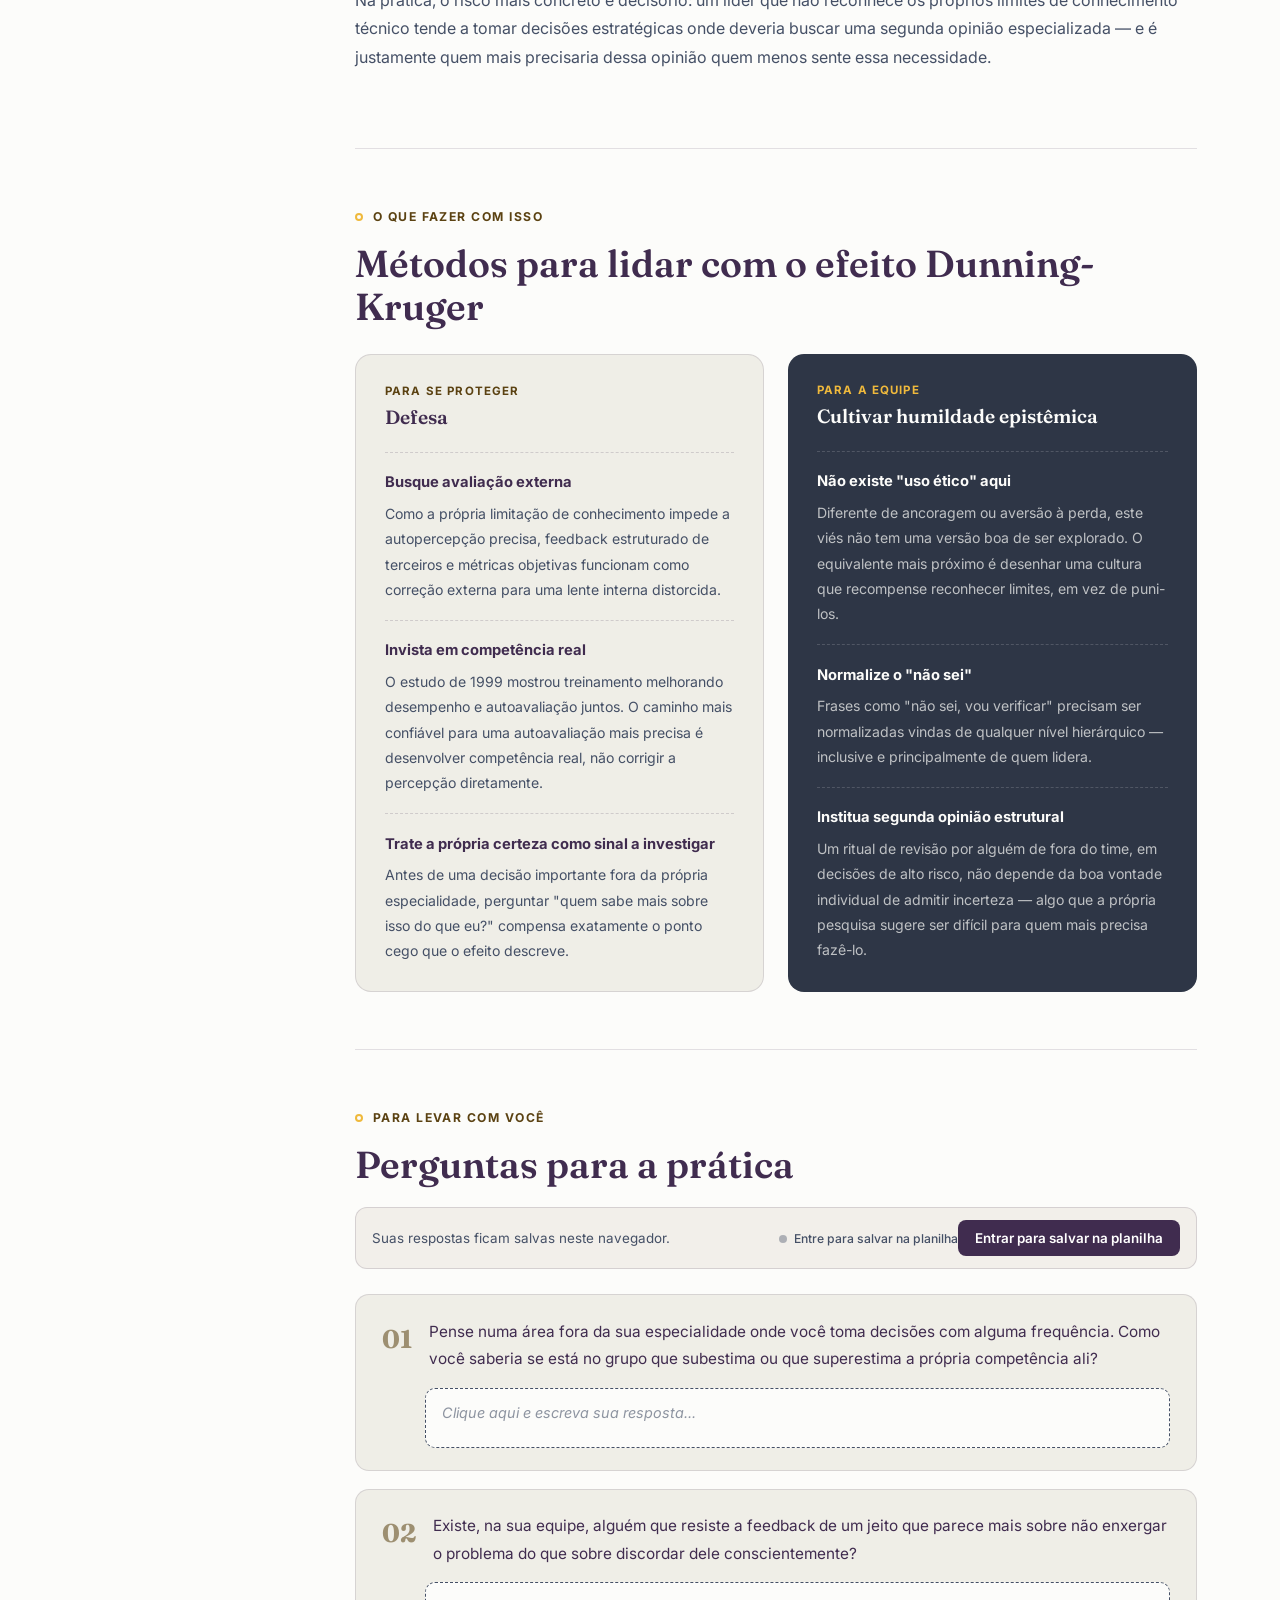
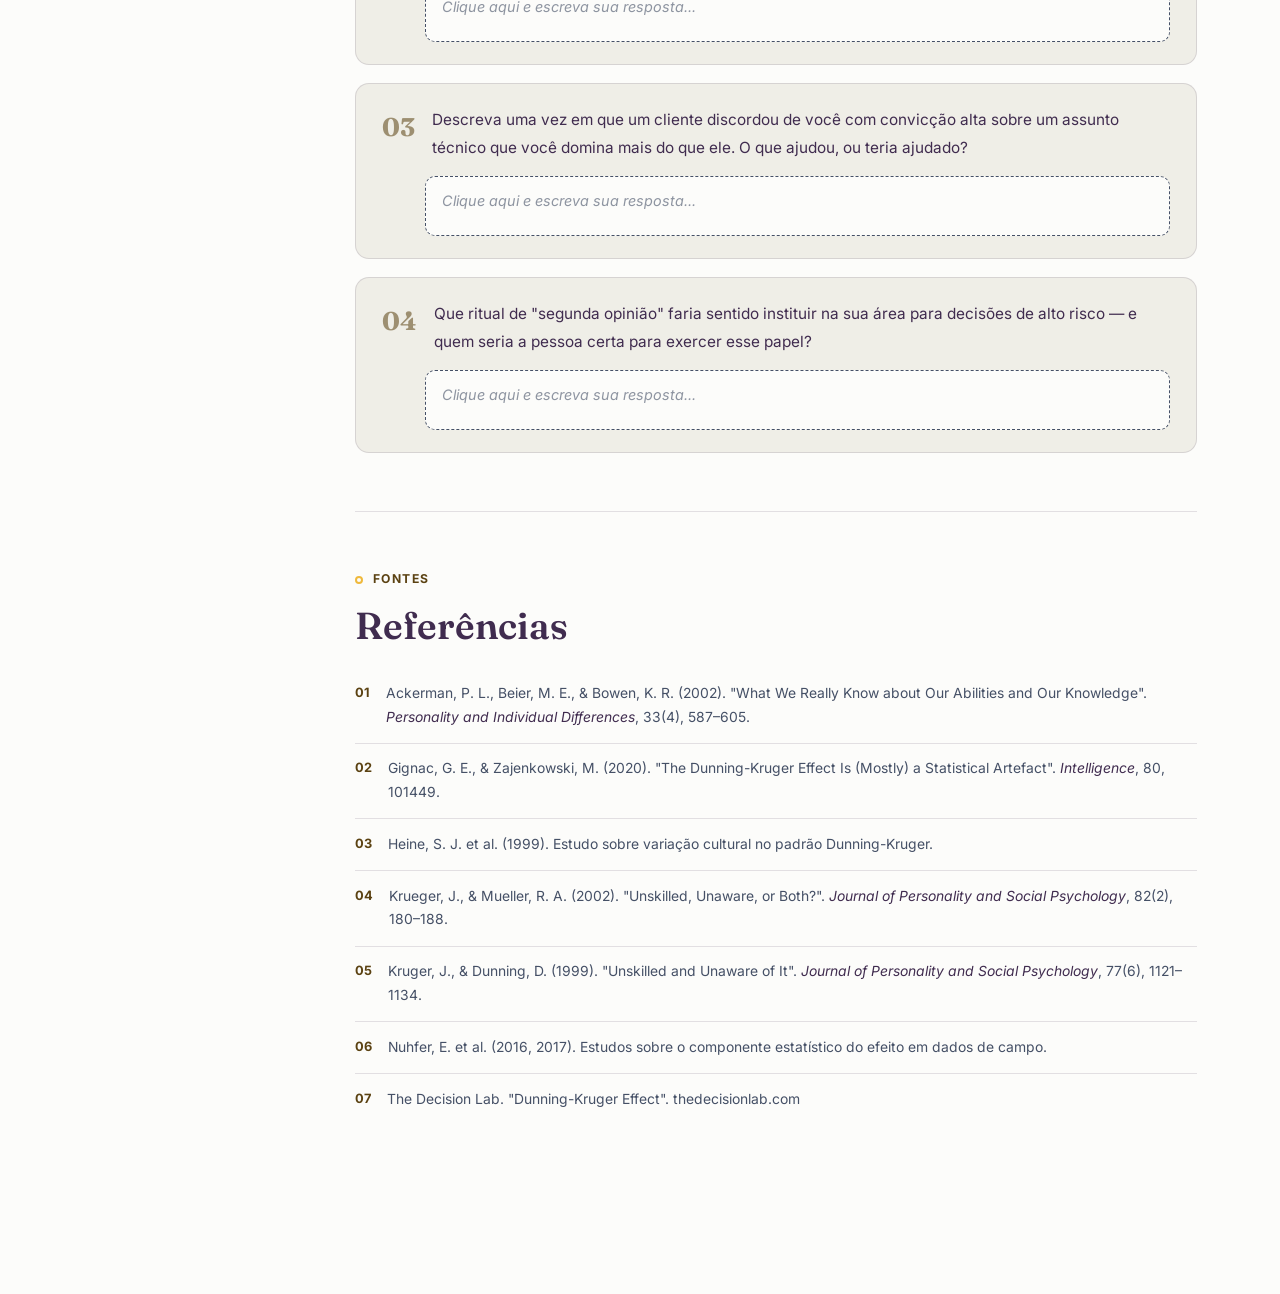
<file: vieses/dunning-kruger.html>
<!DOCTYPE html>
<html lang="pt-BR">
<head>
<meta charset="UTF-8">
<meta name="viewport" content="width=device-width, initial-scale=1.0">
<title>Conheça seus vieses: Efeito Dunning-Kruger</title>
<link rel="preconnect" href="https://fonts.googleapis.com">
<link rel="preconnect" href="https://fonts.gstatic.com" crossorigin>
<link href="https://fonts.googleapis.com/css2?family=Fraunces:ital,opsz,wght@0,9..144,400;0,9..144,500;0,9..144,600;0,9..144,700;1,9..144,400;1,9..144,500&family=Inter:wght@400;500;600;700&display=swap" rel="stylesheet">
<style>
:root{
  --purple:#402C4F; --purple-deep:#2C1E37;
  --navy:#455066; --navy-deep:#2E3646;
  --paper:#FCFCFA; --paper-dim:#EFEEE7; --paper-line:rgba(64,44,79,0.14);
  --amber:#EFB93C; --amber-ink:#5B4212;
  --ink-on-dark:#FCFCFA; --dim-on-dark:rgba(252,252,250,0.7);
  --font-display:'Fraunces', Georgia, serif;
  --font-body:'Inter', -apple-system, sans-serif;
  --sidebar-w:272px;
}
*{ margin:0; padding:0; box-sizing:border-box; }
html{ scroll-behavior:smooth; }
body{
  font-family:var(--font-body); background:var(--paper); color:var(--purple);
  line-height:1.7; overflow-x:hidden; font-size:17px;
}
::selection{ background:var(--amber); color:var(--purple-deep); }
a{ color:var(--purple); }
:focus-visible{ outline:2px solid var(--amber); outline-offset:3px; }

/* ---------- PROGRESS BAR ---------- */
#progress-bar{ position:fixed; top:0; left:0; height:3px; width:0%; background:var(--amber); z-index:1000; transition:width .1s linear; }

/* ---------- SIDEBAR ---------- */
#sidebar-toggle{
  position:fixed; top:1.1rem; left:1rem; z-index:200; display:none;
  background:var(--purple-deep); border:1px solid rgba(252,252,250,0.25);
  color:var(--ink-on-dark); width:42px; height:42px; border-radius:10px;
  cursor:pointer; align-items:center; justify-content:center; flex-direction:column; gap:4px;
}
#sidebar-toggle span{ display:block; width:18px; height:2px; background:var(--ink-on-dark); border-radius:2px; transition:transform .25s, opacity .25s; }
#sidebar-toggle.active span:nth-child(1){ transform:translateY(6px) rotate(45deg); }
#sidebar-toggle.active span:nth-child(2){ opacity:0; }
#sidebar-toggle.active span:nth-child(3){ transform:translateY(-6px) rotate(-45deg); }
#overlay{ display:none; position:fixed; inset:0; background:rgba(44,30,55,0.55); z-index:90; }

#sidebar{
  position:fixed; left:0; top:0; bottom:0; width:var(--sidebar-w);
  background:var(--purple-deep); padding:2.2rem 0 2rem; z-index:100; overflow-y:auto;
}
.sidebar-badge{ display:flex; align-items:center; gap:0.6rem; padding:0 1.6rem 1.4rem; }
.sidebar-badge .dot{ width:13px; height:13px; border-radius:50%; border:2px solid var(--amber); flex-shrink:0; }
.sidebar-badge span{ font-family:var(--font-body); font-weight:700; font-size:0.72rem; letter-spacing:0.14em; text-transform:uppercase; color:var(--dim-on-dark); }
.sidebar-title{
  font-family:var(--font-display); font-style:italic; font-weight:500; font-size:1.05rem;
  color:var(--ink-on-dark); padding:0 1.6rem 1.3rem; border-bottom:1px solid rgba(252,252,250,0.14); margin-bottom:0.6rem;
}
.nav-item{
  display:block; padding:0.6rem 1.6rem; color:var(--dim-on-dark); text-decoration:none;
  font-size:0.87rem; font-weight:500; border-left:3px solid transparent;
  transition:color .2s, background .2s, border-color .2s;
}
.nav-item:hover, .nav-item.active{ color:var(--ink-on-dark); background:rgba(252,252,250,0.06); border-left-color:var(--amber); }
.nav-item.sub{ padding-left:2.6rem; font-size:0.82rem; }

/* ---------- LAYOUT ---------- */
.wrapper{ max-width:740px; margin:0 auto; padding:0 2rem 7rem; margin-left:calc(var(--sidebar-w) + 2vw); position:relative; }
@media (max-width:980px){
  #sidebar{ transform:translateX(-100%); transition:transform .4s cubic-bezier(.4,0,.2,1); }
  #sidebar.open{ transform:translateX(0); }
  #sidebar-toggle{ display:flex; }
  .wrapper{ margin-left:auto; max-width:720px; padding:0 1.3rem 5rem; }
}

/* ---------- HERO ---------- */
.hero{ padding:6rem 0 3.5rem; }
.hero-tag{
  display:inline-flex; align-items:center; gap:0.55rem; border:1px solid var(--paper-line);
  border-radius:100px; padding:0.4rem 1rem 0.4rem 0.7rem; font-size:0.75rem; font-weight:700;
  letter-spacing:0.1em; text-transform:uppercase; color:var(--navy); margin-bottom:2rem;
}
.hero-tag .dot{ width:9px; height:9px; border-radius:50%; background:var(--amber); }
.hero h1{ font-family:var(--font-display); font-weight:700; font-size:clamp(2.8rem,7vw,4.6rem); line-height:1.03; color:var(--purple); }
.hero-sub{ font-family:var(--font-display); font-style:italic; font-weight:400; font-size:clamp(1.15rem,2vw,1.4rem); color:var(--navy); max-width:34ch; margin-top:1.3rem; line-height:1.5; }
.hero-meta{ display:flex; gap:2.4rem; flex-wrap:wrap; margin-top:2.8rem; padding-top:1.8rem; border-top:1px solid var(--paper-line); }
.meta-item{ display:flex; flex-direction:column; gap:0.25rem; }
.meta-label{ font-size:0.7rem; font-weight:700; letter-spacing:0.1em; text-transform:uppercase; color:var(--navy); opacity:0.7; }
.meta-value{ font-size:0.92rem; font-weight:600; color:var(--purple); }

/* ---------- SECTIONS ---------- */
.section{ padding:3.6rem 0; border-top:1px solid var(--paper-line); opacity:0; transform:translateY(16px); transition:opacity .6s ease, transform .6s ease; }
.section.in-view{ opacity:1; transform:translateY(0); }
.section-eyebrow{ display:flex; align-items:center; gap:0.6rem; font-size:0.76rem; font-weight:700; letter-spacing:0.12em; text-transform:uppercase; color:var(--amber-ink); margin-bottom:0.9rem; }
.section-eyebrow .dot{ width:8px; height:8px; border-radius:50%; border:2px solid var(--amber); }
.section-title{ font-family:var(--font-display); font-weight:600; font-size:clamp(1.7rem,4vw,2.35rem); color:var(--purple); margin-bottom:1.3rem; line-height:1.15; }
.section p{ font-size:1rem; color:var(--navy); line-height:1.8; margin-bottom:1.15rem; max-width:66ch; }
.section p strong{ color:var(--purple); }
.section h4.sub{ font-family:var(--font-display); font-weight:600; font-size:1.2rem; color:var(--purple); margin:1.6rem 0 0.7rem; }

/* ---------- EXPERIMENTO (componente de assinatura) ---------- */
.experiment{
  background:var(--purple-deep); color:var(--ink-on-dark); border-radius:18px;
  padding:2rem 2.1rem 2.2rem; margin:2rem 0; position:relative; overflow:hidden;
}
.experiment:before{ content:''; position:absolute; top:-40px; right:-40px; width:140px; height:140px; border-radius:50%; border:2px solid rgba(239,185,60,0.25); }
.experiment-eyebrow{ font-size:0.74rem; font-weight:700; letter-spacing:0.12em; text-transform:uppercase; color:var(--amber); margin-bottom:0.7rem; }
.experiment h4{ font-family:var(--font-display); font-weight:600; font-size:1.3rem; margin-bottom:0.8rem; }
.experiment p{ color:var(--dim-on-dark); font-size:0.94rem; max-width:none; }
.experiment-prompt{ font-style:italic; color:var(--ink-on-dark); margin-top:1rem; }
.reveal-btn{
  margin-top:1.2rem; background:var(--amber); color:var(--amber-ink); border:none;
  font-family:var(--font-body); font-weight:700; font-size:0.88rem; padding:0.7rem 1.3rem;
  border-radius:8px; cursor:pointer; transition:transform .15s, background .15s;
}
.reveal-btn:hover{ background:#f5c968; transform:translateY(-1px); }
.reveal-btn:disabled{ opacity:0.5; cursor:default; transform:none; }
.reveal-result{
  max-height:0; overflow:hidden; opacity:0; transition:max-height .5s ease, opacity .4s ease, margin-top .5s ease;
}
.reveal-result.open{ max-height:400px; opacity:1; margin-top:1.3rem; }
.result-bars{ display:flex; gap:1.6rem; margin-top:1rem; }
.result-bar-col{ display:flex; flex-direction:column; align-items:center; gap:0.5rem; flex:1; }
.result-bar-track{ height:120px; width:100%; display:flex; align-items:flex-end; justify-content:center; }
.result-bar{ width:100%; max-width:80px; background:var(--amber); border-radius:6px 6px 0 0; height:0; transition:height 1s cubic-bezier(.2,.8,.2,1); }
.result-bar-label{ font-size:0.78rem; color:var(--dim-on-dark); text-align:center; }
.result-bar-val{ font-family:var(--font-display); font-weight:700; font-size:1.5rem; color:var(--ink-on-dark); }
.result-note{ font-size:0.85rem; color:var(--dim-on-dark); border-top:1px solid rgba(252,252,250,0.14); padding-top:0.9rem; margin-top:1.1rem; }

/* ---------- MECANISMO: DUAS COLUNAS ---------- */
.mech-grid{ display:grid; grid-template-columns:1fr 1fr; gap:1.2rem; margin:1.6rem 0 2rem; }
@media (max-width:680px){ .mech-grid{ grid-template-columns:1fr; } }
.mech-card{ background:var(--paper-dim); border:1px solid var(--paper-line); border-radius:14px; padding:1.5rem 1.6rem; }
.mech-card .mech-icon{ width:38px; height:38px; border-radius:50%; border:2px solid var(--navy); display:flex; align-items:center; justify-content:center; margin-bottom:0.9rem; }
.mech-card h5{ font-family:var(--font-display); font-weight:600; font-size:1.08rem; color:var(--purple); margin-bottom:0.5rem; }
.mech-card p{ font-size:0.9rem; color:var(--navy); max-width:none; margin-bottom:0; }

/* ---------- QUATRO LENTES (abas) ---------- */
.lens-tabs{ display:flex; gap:0.6rem; flex-wrap:wrap; margin:1.6rem 0 0; }
.lens-btn{
  display:flex; align-items:center; gap:0.55rem; font-family:var(--font-body); font-weight:700;
  font-size:0.86rem; padding:0.65rem 1.1rem 0.65rem 0.7rem; background:var(--paper); border:1.5px solid var(--paper-line);
  color:var(--navy); border-radius:100px; cursor:pointer; transition:border-color .15s, background .15s, color .15s;
}
.lens-btn .lens-icon{ width:26px; height:26px; border-radius:50%; display:flex; align-items:center; justify-content:center; background:var(--paper-dim); flex-shrink:0; }
.lens-btn:hover{ border-color:var(--navy); }
.lens-btn.active{ background:var(--purple); border-color:var(--purple); color:var(--paper); }
.lens-btn.active .lens-icon{ background:rgba(252,252,250,0.15); }
.lens-panels{ margin-top:1.5rem; }
.lens-panel{ display:none; animation:fadeUp .4s ease; }
.lens-panel.active{ display:block; }
@keyframes fadeUp{ from{opacity:0; transform:translateY(10px);} to{opacity:1; transform:translateY(0);} }
.lens-panel p{ font-size:1rem; }

/* ---------- MÉTODOS ---------- */
.methods-grid{ display:grid; grid-template-columns:1fr 1fr; gap:1.5rem; margin-top:1.6rem; }
@media (max-width:780px){ .methods-grid{ grid-template-columns:1fr; } }
.method-col{ border-radius:16px; padding:1.7rem 1.8rem; }
.method-col.defend{ background:var(--paper-dim); border:1px solid var(--paper-line); }
.method-col.ethical{ background:var(--navy-deep); color:var(--ink-on-dark); }
.method-col h4{ font-family:var(--font-display); font-weight:600; font-size:1.2rem; margin-bottom:0.3rem; }
.method-col.defend h4{ color:var(--purple); }
.method-col.ethical h4{ color:var(--ink-on-dark); }
.method-col .method-eyebrow{ font-size:0.72rem; font-weight:700; text-transform:uppercase; letter-spacing:0.1em; }
.method-col.defend .method-eyebrow{ color:var(--amber-ink); }
.method-col.ethical .method-eyebrow{ color:var(--amber); }
.method-item{ margin-top:1.1rem; padding-top:1.1rem; border-top:1px dashed rgba(64,44,79,0.18); }
.method-col.ethical .method-item{ border-top-color:rgba(252,252,250,0.16); }
.method-item:first-of-type{ border-top:none; margin-top:1rem; padding-top:0; }
.method-item h5{ font-family:var(--font-body); font-weight:700; font-size:0.92rem; margin-bottom:0.35rem; }
.method-col.defend .method-item h5{ color:var(--purple); }
.method-col.ethical .method-item h5{ color:var(--ink-on-dark); }
.method-item p{ font-size:0.88rem; margin-bottom:0; max-width:none; }
.method-col.defend .method-item p{ color:var(--navy); }
.method-col.ethical .method-item p{ color:var(--dim-on-dark); }

/* ---------- ATENÇÃO (avisos) ---------- */
.callout{
  display:flex; gap:1rem; background:var(--paper-dim); border:1px solid var(--paper-line);
  border-left:4px solid var(--amber); border-radius:0 12px 12px 0; padding:1.2rem 1.5rem; margin:1.6rem 0;
}
.callout-text{ font-size:0.92rem; color:var(--navy); line-height:1.65; }
.callout-text strong{ color:var(--purple); }

/* ---------- PERGUNTAS PARA A PRÁTICA ---------- */
.reflexao-grid{ display:flex; flex-direction:column; gap:1.1rem; margin-top:1.6rem; }
.reflexao-item{ background:var(--paper-dim); border:1px solid var(--paper-line); border-radius:14px; padding:1.4rem 1.6rem; }
.reflexao-top{ display:flex; gap:1.1rem; }
.reflexao-num{ font-family:var(--font-display); font-weight:700; font-size:1.6rem; color:var(--amber-ink); opacity:0.55; flex-shrink:0; }
.reflexao-top p{ font-size:0.96rem; color:var(--purple); margin-bottom:0; }
.reflexao-note{
  margin-top:0.9rem; margin-left:2.7rem; border:1.5px dashed var(--navy); border-radius:10px;
  padding:0.8rem 1rem; min-height:60px; font-size:0.9rem; color:var(--purple); background:var(--paper);
}
.reflexao-note:empty:before{ content:'Clique aqui e escreva sua resposta...'; color:var(--navy); opacity:0.6; font-style:italic; }

/* ---------- REFERÊNCIAS ---------- */
.ref-list{ list-style:none; margin-top:1rem; }
.ref-list li{ font-size:0.87rem; color:var(--navy); padding:0.85rem 0; border-bottom:1px solid var(--paper-line); display:flex; gap:1rem; }
.ref-list li:last-child{ border-bottom:none; }
.ref-num{ color:var(--amber-ink); font-weight:700; font-size:0.8rem; flex-shrink:0; }
.ref-list em{ color:var(--purple); }

#back-to-top{
  position:fixed; bottom:2rem; right:2rem; width:46px; height:46px; background:var(--purple);
  border:none; border-radius:12px; color:var(--paper); font-size:1.2rem; cursor:pointer;
  display:none; align-items:center; justify-content:center; z-index:100; box-shadow:0 10px 30px -8px rgba(44,30,55,0.5);
}
#back-to-top:hover{ background:var(--purple-deep); }

@media (prefers-reduced-motion: reduce){
  .section, .reveal-result, .result-bar{ transition:none !important; }
  .lens-panel{ animation:none !important; }
}
</style>
<!-- portal-vd -->
<link rel="stylesheet" href="../assets/css/portal.css">
<style>
  .nav-item.vd-voltar, .nav-item.vd-ajuda-link{ color:var(--amber); font-weight:600; }
  /* largura: o texto ocupa a área disponível ao lado do sumário */
  .wrapper{ max-width:1180px !important; margin:0 4vw 0 calc(var(--sidebar-w) + 4vw) !important; }
  .section p, .lens-panel p{ max-width:none !important; }
  .hero-sub{ max-width:60ch !important; }
  @media (max-width:980px){ .wrapper{ margin:0 auto !important; max-width:none !important; } }
  @media print{
    .section{ opacity:1 !important; transform:none !important; }
    #sidebar, #sidebar-toggle, #overlay, #progress-bar, #back-to-top{ display:none !important; }
    .wrapper{ margin:0 auto !important; }
    .lens-panel{ display:block !important; }
    .reveal-result{ max-height:none !important; opacity:1 !important; }
  }
</style>
</head>
<body>

<div id="progress-bar"></div>
<button id="sidebar-toggle" aria-label="Abrir menu"><span></span><span></span><span></span></button>
<div id="overlay"></div>

<nav id="sidebar">
  <div class="sidebar-badge"><span class="dot"></span><span>Conheça seus vieses · 04</span></div>
  <div class="sidebar-title">Dunning-Kruger</div>
  <a class="nav-item vd-voltar" href="../index.html">← Voltar ao portal</a>
  <a class="nav-item vd-ajuda-link" href="../index.html#ajuda" onclick="if(window.VD){event.preventDefault();VD.abrirInstrucoes();}">? Como usar o portal</a>
  <a class="nav-item" href="#intro">Início</a>
  <a class="nav-item" href="#o-que-e">O que é o viés</a>
  <a class="nav-item" href="#como-funciona">Como funciona</a>
  <a class="nav-item" href="#quatro-lentes">Onde aparece</a>
  <a class="nav-item sub" href="#quatro-lentes">→ Líder, equipe, clientes</a>
  <a class="nav-item" href="#metodos">Métodos</a>
  <a class="nav-item sub" href="#metodos">→ Defesa e cultura</a>
  <a class="nav-item" href="#pratica">Perguntas para a prática</a>
  <a class="nav-item" href="#referencias">Referências</a>
</nav>

<main class="wrapper">

  <section class="hero" id="intro">
    <div class="hero-tag"><span class="dot"></span>Conheça seus vieses · Dunning-Kruger</div>
    <h1>Por que quem sabe<br>menos, às vezes,<br>tem mais certeza</h1>
    <p class="hero-sub">Material de leitura e referência sobre o viés mais citado de forma errada da psicologia popular.</p>
    <div class="hero-meta">
      <div class="meta-item"><span class="meta-label">Tempo de leitura</span><span class="meta-value">10 min</span></div>
      <div class="meta-item"><span class="meta-label">Base teórica</span><span class="meta-value">Kruger &amp; Dunning, 1999</span></div>
      <div class="meta-item"><span class="meta-label">Aplicação</span><span class="meta-value">Liderança de equipes</span></div>
    </div>
  </section>

  <section class="section" id="o-que-e">
    <div class="section-eyebrow"><span class="dot"></span>O que é</div>
    <h2 class="section-title">O efeito Dunning-Kruger</h2>
    <p>Em 1995, um homem chamado McArthur Wheeler assaltou dois bancos em Pittsburgh a cara descoberta, sem máscara nenhuma, e foi preso horas depois com a ajuda das câmeras de segurança. Quando a polícia mostrou as gravações, ele reagiu com genuína incredulidade: "mas eu passei suco de limão". Wheeler sabia que suco de limão podia ser usado como tinta invisível em papel, e concluiu, de forma equivocada mas sincera, que passá-lo no rosto o tornaria invisível para câmeras.</p>
    <p>Foi esse tipo de erro que os psicólogos Justin Kruger e David Dunning decidiram estudar de forma sistemática, publicando em 1999 o artigo "Unskilled and Unaware of It". A definição, com precisão: pessoas com desempenho baixo numa tarefa tendem a superestimar bastante o próprio desempenho, porque a mesma falta de habilidade que gera o erro também impede a pessoa de reconhecer o erro.</p>

    <div class="experiment" id="exp-percentil">
      <div class="experiment-eyebrow">O experimento original</div>
      <h4>Humor, lógica e gramática</h4>
      <p>Estudantes de Cornell fizeram testes de humor, raciocínio lógico e gramática, e depois estimaram o próprio percentil de desempenho em relação aos colegas.</p>
      <p class="experiment-prompt">Antes de continuar: você acha que quem teve desempenho real mais baixo fez uma autoestimativa também baixa?</p>
      <button class="reveal-btn" data-target="result-percentil">Ver o resultado</button>
      <div class="reveal-result" id="result-percentil">
        <div class="result-bars">
          <div class="result-bar-col"><div class="result-bar-track"><div class="result-bar" data-height="12"></div></div><div class="result-bar-val">12º</div><div class="result-bar-label">Percentil real (quartil inferior)</div></div>
          <div class="result-bar-col"><div class="result-bar-track"><div class="result-bar" data-height="62"></div></div><div class="result-bar-val">62º</div><div class="result-bar-label">Percentil que estimaram para si</div></div>
        </div>
        <p class="result-note">Um erro de cerca de 50 pontos percentuais, sistemático e repetido nos três testes diferentes. Quem fez pior, de longe, se avaliou acima da média.</p>
      </div>
    </div>
  </section>

  <section class="section" id="como-funciona">
    <div class="section-eyebrow"><span class="dot"></span>O mecanismo</div>
    <h2 class="section-title">Como o efeito Dunning-Kruger funciona</h2>
    <p>O mecanismo proposto é o que os autores chamam de "dupla maldição": a mesma competência necessária para resolver bem um problema também é necessária para julgar se a solução está certa. Alguém ruim em gramática não só comete mais erros gramaticais; também não tem o conhecimento necessário para perceber que errou.</p>

    <div class="mech-grid">
      <div class="mech-card">
        <div class="mech-icon"><svg width="18" height="18" viewBox="0 0 24 24" fill="none" stroke="#455066" stroke-width="2"><path d="M12 2a10 10 0 100 20 10 10 0 000-20z"/><path d="M12 8v4l3 2"/></svg></div>
        <h5>Quem faz pior</h5>
        <p>Não tem a ferramenta mental para reconhecer uma resposta correta quando a vê. Mesmo diante das respostas certas de outras pessoas, não corrige a própria estimativa.</p>
      </div>
      <div class="mech-card">
        <div class="mech-icon"><svg width="18" height="18" viewBox="0 0 24 24" fill="none" stroke="#455066" stroke-width="2"><circle cx="12" cy="12" r="9"/><path d="M9 12l2 2 4-4"/></svg></div>
        <h5>Quem faz melhor</h5>
        <p>Tende a subestimar-se um pouco, mas por outro motivo: um "efeito de falso consenso" — presume que os outros foram tão bem quanto ela. Ao ver o desempenho alheio, se recalibra rápido, para cima.</p>
      </div>
    </div>

    <div class="experiment" id="exp-treino">
      <div class="experiment-eyebrow">O achado mais otimista do estudo</div>
      <h4>Treinar corrige as duas coisas juntas</h4>
      <p>Os pesquisadores deram, a parte dos participantes de pior desempenho, um treinamento breve sobre como resolver o teste de lógica.</p>
      <p class="experiment-prompt">Antes de continuar: você acha que só o desempenho melhorou, ou a autoavaliação também?</p>
      <button class="reveal-btn" data-target="result-treino">Ver o resultado</button>
      <div class="reveal-result" id="result-treino">
        <p style="color:var(--ink-on-dark);font-size:0.98rem;">As duas coisas melhoraram juntas, na mesma proporção. Aumentar a competência real, mesmo que pouco, aumentou de forma direta a capacidade de a pessoa avaliar a própria competência.</p>
        <p class="result-note">Isso sugere que o caminho mais confiável para uma autoavaliação mais precisa é desenvolver competência real — não tentar corrigir a percepção diretamente.</p>
      </div>
    </div>

    <div class="callout">
      <div class="callout-text"><strong>Uma ressalva sobre o estado atual da pesquisa:</strong> desde os anos 2000, pesquisadores como Krueger &amp; Mueller (2002) e, mais recentemente, Gignac &amp; Zajenkowski (2020) argumentam que boa parte do padrão visto em pesquisas de campo pode vir de dois efeitos estatísticos comuns — a tendência geral de nos avaliarmos acima da média, e a regressão à média. Outros pesquisadores contestam essa leitura. O padrão controlado do estudo original está bem documentado; o quanto ele se generaliza é uma pergunta ainda em aberto.</div>
    </div>
  </section>

  <section class="section" id="quatro-lentes">
    <div class="section-eyebrow"><span class="dot"></span>Onde aparece</div>
    <h2 class="section-title">Quatro lentes</h2>
    <p>O efeito Dunning-Kruger aparece sempre que alguém avalia a própria competência numa área onde justamente falta competência para fazer essa avaliação direito. Clique em cada lente.</p>

    <div class="lens-tabs" id="lens-tabs">
      <button class="lens-btn active" data-lens="lider"><span class="lens-icon">👤</span> Quem lidera</button>
      <button class="lens-btn" data-lens="equipe"><span class="lens-icon">👥</span> Equipe</button>
      <button class="lens-btn" data-lens="externo"><span class="lens-icon">🛒</span> Cliente externo</button>
      <button class="lens-btn" data-lens="interno"><span class="lens-icon">🏢</span> Cliente interno</button>
    </div>

    <div class="lens-panels">
      <div class="lens-panel active" id="lens-lider">
        <p>Um gestor recém-promovido, ainda sem experiência real de gestão, tende a ter mais confiança na própria capacidade de liderar do que terá alguns meses depois, quando a complexidade real do cargo começa a aparecer. Vale registrar: o gráfico popular de "confiança que sobe, desaba e sobe de novo devagar" é uma ilustração popularizada, não um achado replicado com essa forma exata nos dados originais — mas a direção geral (confiança inicial alta, corrigida pela experiência) é consistente com a lógica de Kruger e Dunning.</p>
        <p>Na prática, o risco mais concreto é decisório: um líder que não reconhece os próprios limites de conhecimento técnico tende a tomar decisões estratégicas onde deveria buscar uma segunda opinião especializada — e é justamente quem mais precisaria dessa opinião quem menos sente essa necessidade.</p>
      </div>
      <div class="lens-panel" id="lens-equipe">
        <p>Membros juniores de uma equipe, ainda no início da curva de aprendizado, tendem a superestimar o quanto já dominam uma ferramenta ou processo novo — o que explica por que costumam resistir menos a assumir tarefas complexas demais para o próprio nível, não por coragem, mas por não perceberem a lacuna.</p>
        <p>O mesmo padrão explica parte da resistência a feedback: quem está mais distante do próprio potencial de melhoria costuma ser, também, quem mais discorda de uma avaliação crítica, porque a autoavaliação inflada já estava lá antes mesmo do feedback chegar.</p>
      </div>
      <div class="lens-panel" id="lens-externo">
        <p>Um cliente que pesquisou um problema técnico por conta própria — um sintoma de saúde, uma dúvida jurídica, uma falha de sistema — frequentemente chega à conversa com um especialista já convicto do diagnóstico e da solução, mesmo tendo uma compreensão superficial do problema.</p>
        <p>Isso gera atrito real: o cliente interpreta a discordância do especialista como obstrução ou tentativa de venda desnecessária, não como correção genuína. A mesma limitação de conhecimento que gerou o diagnóstico errado impede o cliente de perceber por que ele está errado.</p>
      </div>
      <div class="lens-panel" id="lens-interno">
        <p>Uma área da empresa que solicita um serviço técnico de outra — um relatório de dados, uma alteração de sistema, uma peça jurídica — costuma subestimar a complexidade real do que está pedindo, porque enxerga o problema apenas pela própria superfície.</p>
        <p>"Isso deve ser rápido de fazer" é uma frase comum vinda de quem não tem o conhecimento técnico necessário para perceber as camadas de complexidade escondidas atrás de um pedido aparentemente simples. O atrito entre áreas de negócio e áreas técnicas, com frequência, tem esse mecanismo como uma de suas causas silenciosas.</p>
      </div>
    </div>
  </section>

  <section class="section" id="metodos">
    <div class="section-eyebrow"><span class="dot"></span>O que fazer com isso</div>
    <h2 class="section-title">Métodos para lidar com o efeito Dunning-Kruger</h2>

    <div class="methods-grid">
      <div class="method-col defend">
        <div class="method-eyebrow">Para se proteger</div>
        <h4>Defesa</h4>
        <div class="method-item">
          <h5>Busque avaliação externa</h5>
          <p>Como a própria limitação de conhecimento impede a autopercepção precisa, feedback estruturado de terceiros e métricas objetivas funcionam como correção externa para uma lente interna distorcida.</p>
        </div>
        <div class="method-item">
          <h5>Invista em competência real</h5>
          <p>O estudo de 1999 mostrou treinamento melhorando desempenho e autoavaliação juntos. O caminho mais confiável para uma autoavaliação mais precisa é desenvolver competência real, não corrigir a percepção diretamente.</p>
        </div>
        <div class="method-item">
          <h5>Trate a própria certeza como sinal a investigar</h5>
          <p>Antes de uma decisão importante fora da própria especialidade, perguntar "quem sabe mais sobre isso do que eu?" compensa exatamente o ponto cego que o efeito descreve.</p>
        </div>
      </div>
      <div class="method-col ethical">
        <div class="method-eyebrow">Para a equipe</div>
        <h4>Cultivar humildade epistêmica</h4>
        <div class="method-item">
          <h5>Não existe "uso ético" aqui</h5>
          <p>Diferente de ancoragem ou aversão à perda, este viés não tem uma versão boa de ser explorado. O equivalente mais próximo é desenhar uma cultura que recompense reconhecer limites, em vez de puni-los.</p>
        </div>
        <div class="method-item">
          <h5>Normalize o "não sei"</h5>
          <p>Frases como "não sei, vou verificar" precisam ser normalizadas vindas de qualquer nível hierárquico — inclusive e principalmente de quem lidera.</p>
        </div>
        <div class="method-item">
          <h5>Institua segunda opinião estrutural</h5>
          <p>Um ritual de revisão por alguém de fora do time, em decisões de alto risco, não depende da boa vontade individual de admitir incerteza — algo que a própria pesquisa sugere ser difícil para quem mais precisa fazê-lo.</p>
        </div>
      </div>
    </div>
  </section>

  <section class="section" id="pratica">
    <div class="section-eyebrow"><span class="dot"></span>Para levar com você</div>
    <h2 class="section-title">Perguntas para a prática</h2>
    <div class="reflexao-grid">
      <div class="reflexao-item"><div class="reflexao-top"><div class="reflexao-num">01</div><p>Pense numa área fora da sua especialidade onde você toma decisões com alguma frequência. Como você saberia se está no grupo que subestima ou que superestima a própria competência ali?</p></div><div class="reflexao-note" contenteditable="true"></div></div>
      <div class="reflexao-item"><div class="reflexao-top"><div class="reflexao-num">02</div><p>Existe, na sua equipe, alguém que resiste a feedback de um jeito que parece mais sobre não enxergar o problema do que sobre discordar dele conscientemente?</p></div><div class="reflexao-note" contenteditable="true"></div></div>
      <div class="reflexao-item"><div class="reflexao-top"><div class="reflexao-num">03</div><p>Descreva uma vez em que um cliente discordou de você com convicção alta sobre um assunto técnico que você domina mais do que ele. O que ajudou, ou teria ajudado?</p></div><div class="reflexao-note" contenteditable="true"></div></div>
      <div class="reflexao-item"><div class="reflexao-top"><div class="reflexao-num">04</div><p>Que ritual de "segunda opinião" faria sentido instituir na sua área para decisões de alto risco — e quem seria a pessoa certa para exercer esse papel?</p></div><div class="reflexao-note" contenteditable="true"></div></div>
    </div>
  </section>

  <section class="section" id="referencias">
    <div class="section-eyebrow"><span class="dot"></span>Fontes</div>
    <h2 class="section-title">Referências</h2>
    <ul class="ref-list">
      <li><span class="ref-num">01</span><span>Ackerman, P. L., Beier, M. E., &amp; Bowen, K. R. (2002). "What We Really Know about Our Abilities and Our Knowledge". <em>Personality and Individual Differences</em>, 33(4), 587–605.</span></li>
      <li><span class="ref-num">02</span><span>Gignac, G. E., &amp; Zajenkowski, M. (2020). "The Dunning-Kruger Effect Is (Mostly) a Statistical Artefact". <em>Intelligence</em>, 80, 101449.</span></li>
      <li><span class="ref-num">03</span><span>Heine, S. J. et al. (1999). Estudo sobre variação cultural no padrão Dunning-Kruger.</span></li>
      <li><span class="ref-num">04</span><span>Krueger, J., &amp; Mueller, R. A. (2002). "Unskilled, Unaware, or Both?". <em>Journal of Personality and Social Psychology</em>, 82(2), 180–188.</span></li>
      <li><span class="ref-num">05</span><span>Kruger, J., &amp; Dunning, D. (1999). "Unskilled and Unaware of It". <em>Journal of Personality and Social Psychology</em>, 77(6), 1121–1134.</span></li>
      <li><span class="ref-num">06</span><span>Nuhfer, E. et al. (2016, 2017). Estudos sobre o componente estatístico do efeito em dados de campo.</span></li>
      <li><span class="ref-num">07</span><span>The Decision Lab. "Dunning-Kruger Effect". thedecisionlab.com</span></li>
    </ul>
  </section>

</main>

<button id="back-to-top" onclick="window.scrollTo({top:0,behavior:'smooth'})" title="Voltar ao topo">&#8593;</button>

<script>
  // barra de progresso + scrollspy + back-to-top
  window.addEventListener('scroll', () => {
    const total = document.documentElement.scrollHeight - window.innerHeight;
    const pct = total > 0 ? (window.scrollY / total) * 100 : 0;
    document.getElementById('progress-bar').style.width = pct + '%';
    document.getElementById('back-to-top').style.display = window.scrollY > 500 ? 'flex' : 'none';
    const sections = document.querySelectorAll('section[id]');
    let current = '';
    sections.forEach(s => { if (window.scrollY >= s.offsetTop - 140) current = s.id; });
    document.querySelectorAll('.nav-item').forEach(a => a.classList.toggle('active', a.getAttribute('href') === '#' + current));
  });

  // sidebar off-canvas (mobile)
  const toggle = document.getElementById('sidebar-toggle');
  const sidebar = document.getElementById('sidebar');
  const overlay = document.getElementById('overlay');
  toggle.addEventListener('click', () => {
    const open = sidebar.classList.toggle('open');
    toggle.classList.toggle('active', open);
    overlay.style.display = open ? 'block' : 'none';
  });
  overlay.addEventListener('click', () => {
    sidebar.classList.remove('open'); toggle.classList.remove('active'); overlay.style.display = 'none';
  });
  sidebar.querySelectorAll('a').forEach(a => a.addEventListener('click', () => {
    sidebar.classList.remove('open'); toggle.classList.remove('active'); overlay.style.display = 'none';
  }));

  // reveal de seções ao rolar (com fallback se o navegador não suportar)
  if('IntersectionObserver' in window){
    const io = new IntersectionObserver((entries) => {
      entries.forEach(e => { if(e.isIntersecting) e.target.classList.add('in-view'); });
    }, { threshold: 0.08 });
    document.querySelectorAll('.section').forEach(s => io.observe(s));
  } else {
    document.querySelectorAll('.section').forEach(s => s.classList.add('in-view'));
  }

  // experimentos: revelar resultado + animar barras
  document.querySelectorAll('.reveal-btn').forEach(btn => {
    btn.addEventListener('click', () => {
      const target = document.getElementById(btn.dataset.target);
      target.classList.add('open');
      btn.disabled = true;
      btn.textContent = 'Resultado revelado';
      target.querySelectorAll('.result-bar').forEach(bar => {
        const h = parseInt(bar.dataset.height, 10);
        requestAnimationFrame(() => { bar.style.height = h + '%'; });
      });
    });
  });

  // quatro lentes (abas)
  const lensTabs = document.getElementById('lens-tabs');
  lensTabs.addEventListener('click', (e) => {
    const btn = e.target.closest('.lens-btn');
    if(!btn) return;
    const key = btn.dataset.lens;
    lensTabs.querySelectorAll('.lens-btn').forEach(b => b.classList.toggle('active', b === btn));
    document.querySelectorAll('.lens-panel').forEach(p => p.classList.toggle('active', p.id === 'lens-' + key));
  });
</script>
<script src="../assets/js/config.js"></script>
<script src="../assets/js/portal.js"></script>
<script>VD.notas({ id: 'vies-dunning-kruger', titulo: 'Conheça seus vieses · Dunning-Kruger' });</script>
</body>
</html>
</file>
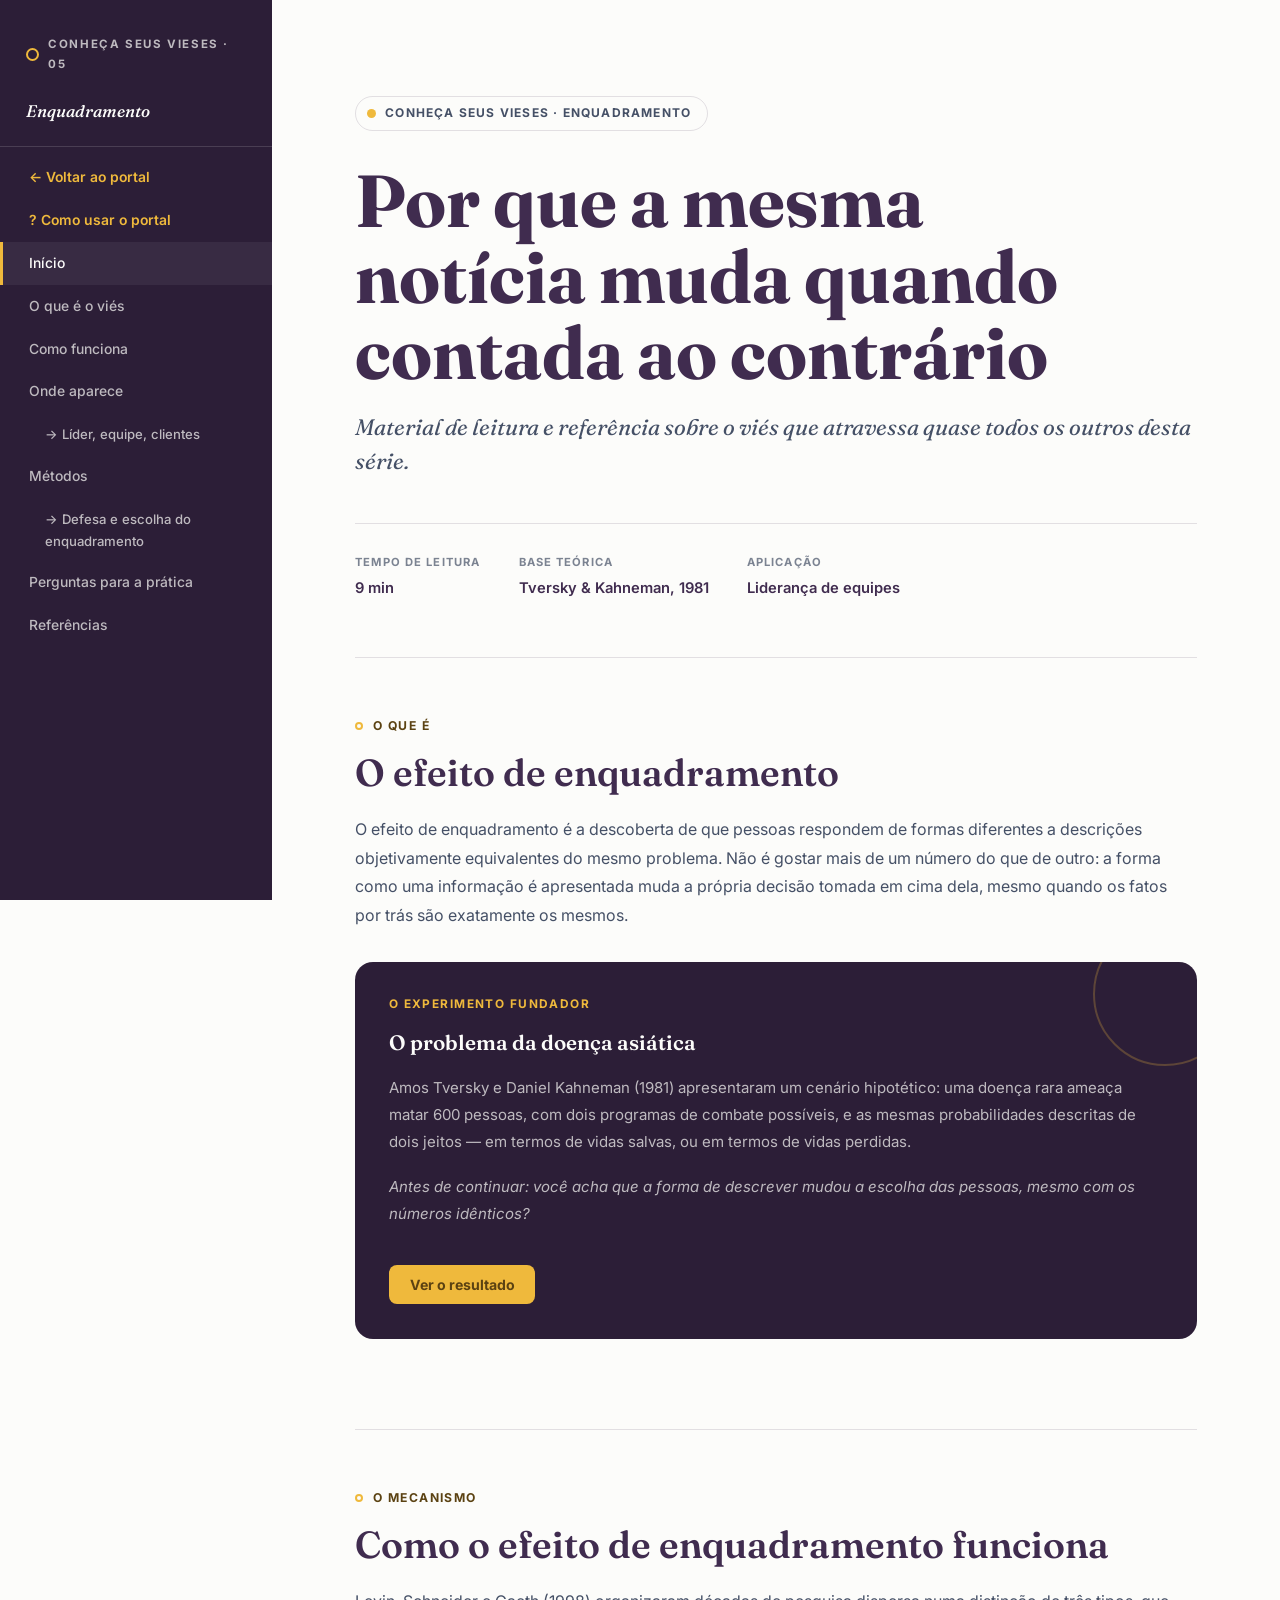
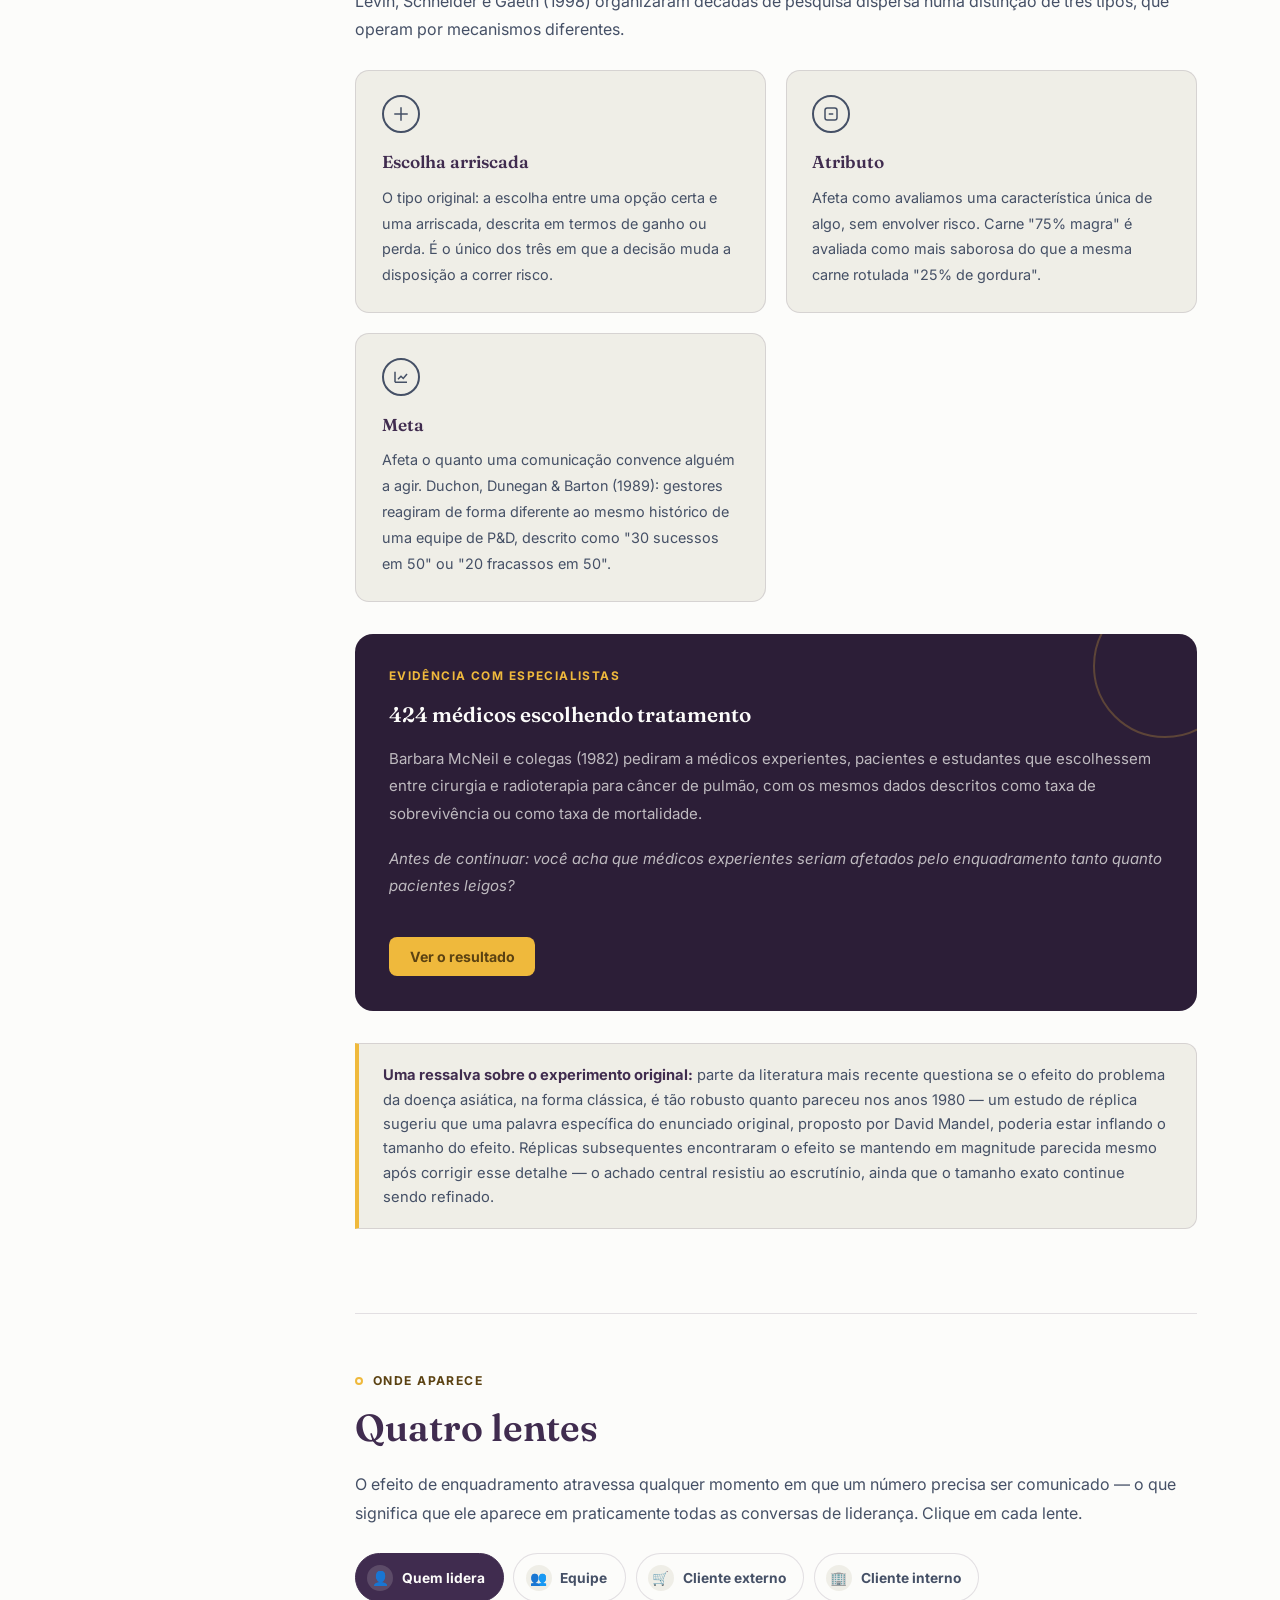
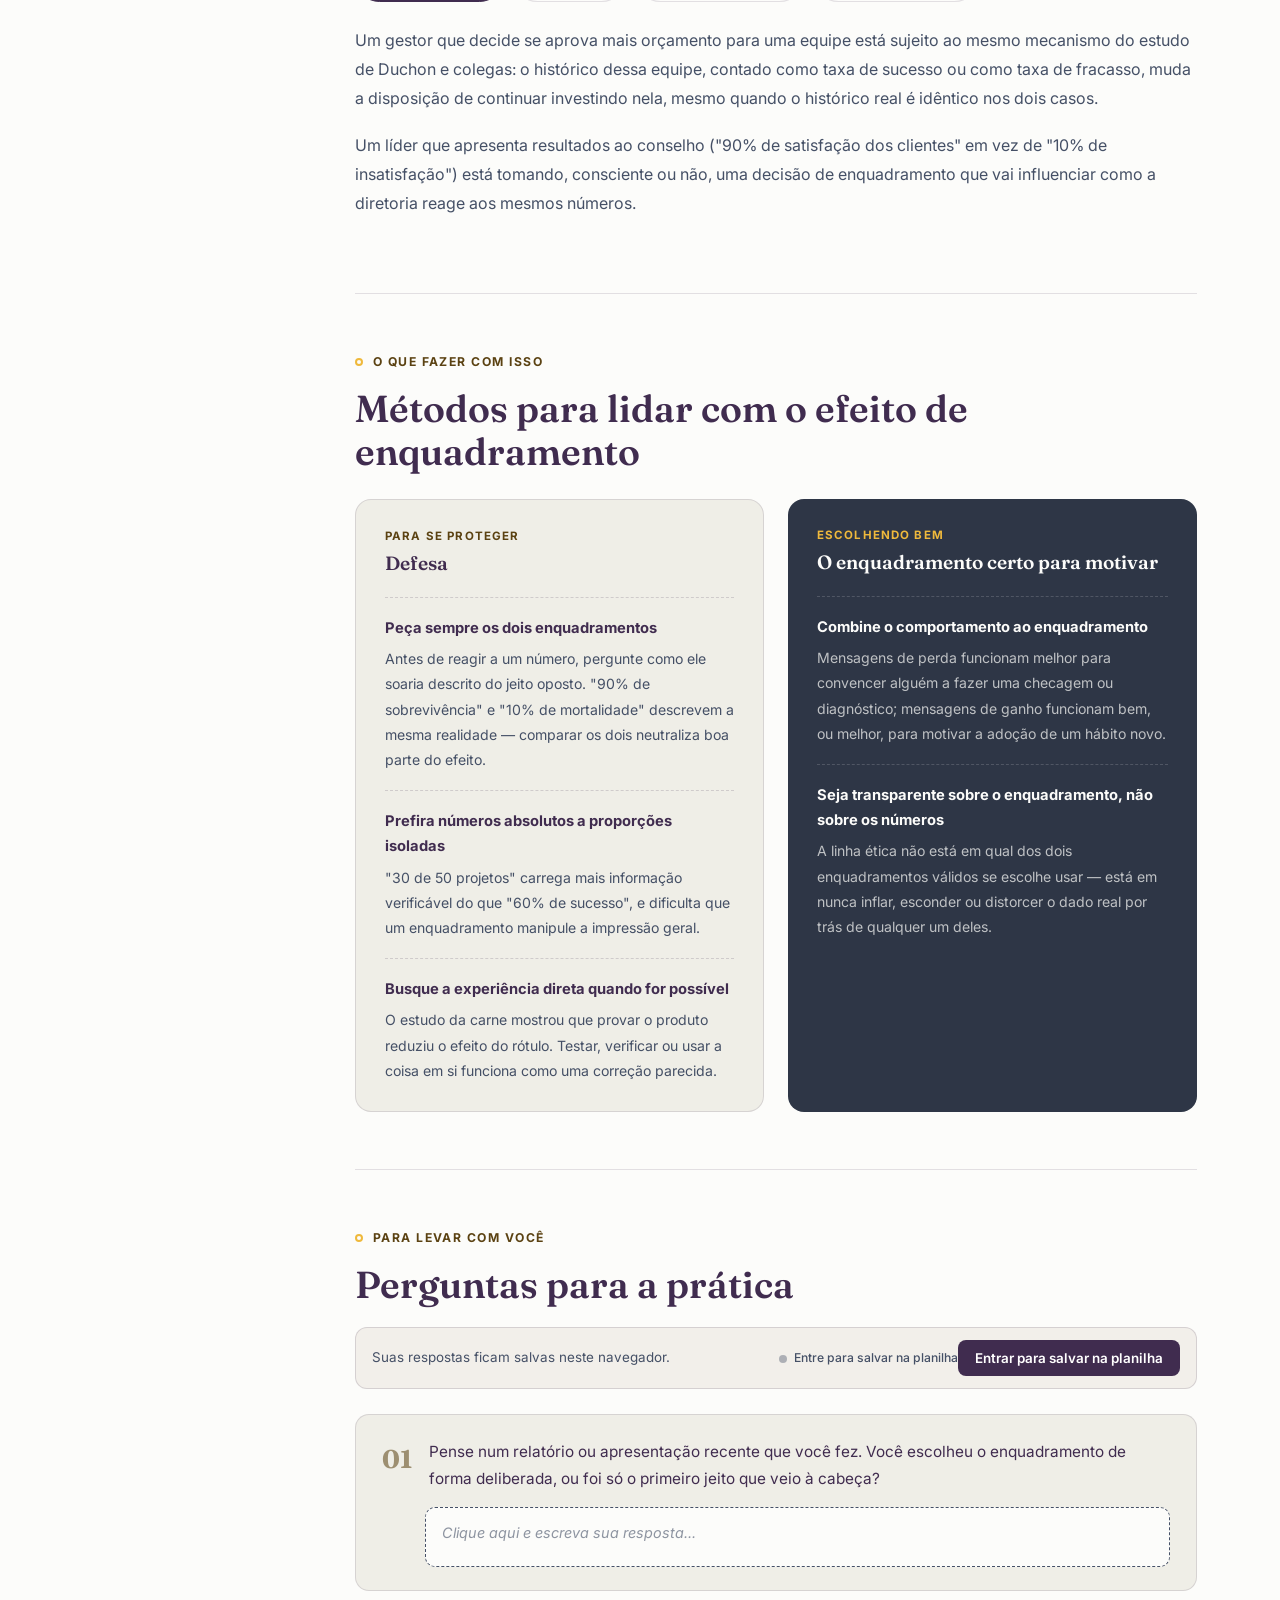
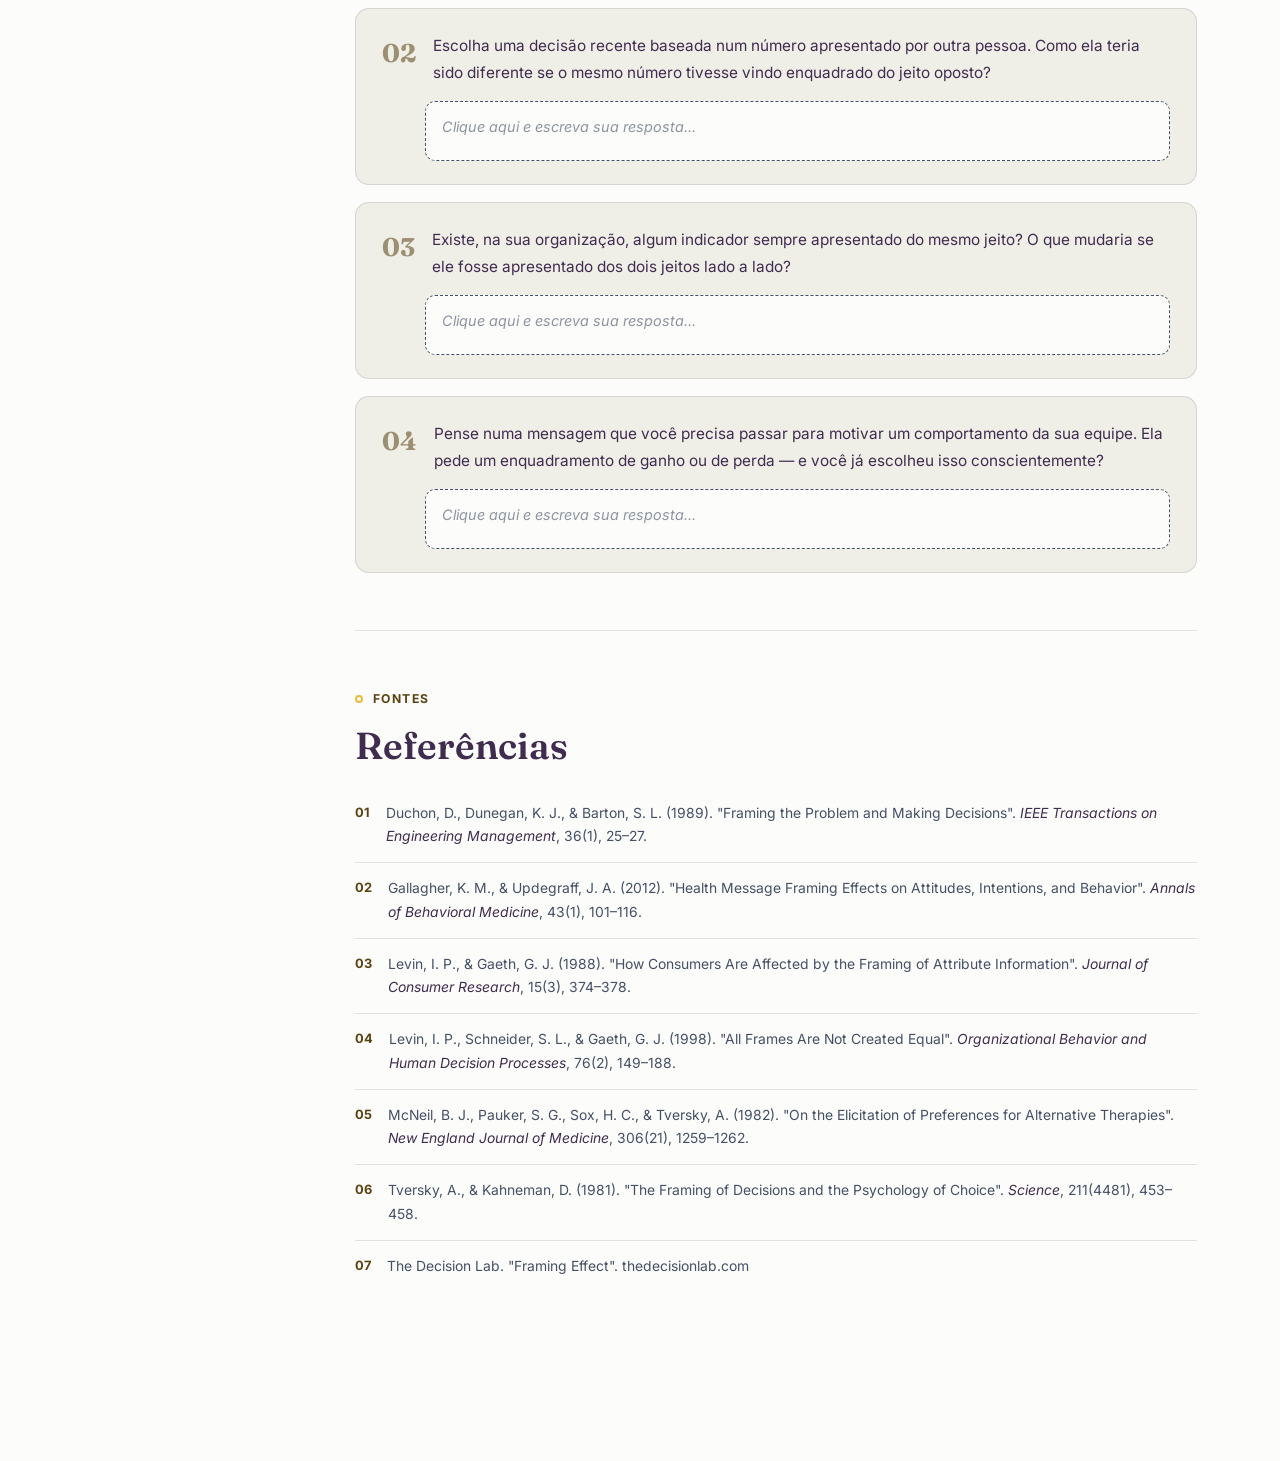
<file: vieses/enquadramento.html>
<!DOCTYPE html>
<html lang="pt-BR">
<head>
<meta charset="UTF-8">
<meta name="viewport" content="width=device-width, initial-scale=1.0">
<title>Conheça seus vieses: Efeito de Enquadramento</title>
<link rel="preconnect" href="https://fonts.googleapis.com">
<link rel="preconnect" href="https://fonts.gstatic.com" crossorigin>
<link href="https://fonts.googleapis.com/css2?family=Fraunces:ital,opsz,wght@0,9..144,400;0,9..144,500;0,9..144,600;0,9..144,700;1,9..144,400;1,9..144,500&family=Inter:wght@400;500;600;700&display=swap" rel="stylesheet">
<style>
:root{
  --purple:#402C4F; --purple-deep:#2C1E37;
  --navy:#455066; --navy-deep:#2E3646;
  --paper:#FCFCFA; --paper-dim:#EFEEE7; --paper-line:rgba(64,44,79,0.14);
  --amber:#EFB93C; --amber-ink:#5B4212;
  --ink-on-dark:#FCFCFA; --dim-on-dark:rgba(252,252,250,0.7);
  --font-display:'Fraunces', Georgia, serif;
  --font-body:'Inter', -apple-system, sans-serif;
  --sidebar-w:272px;
}
*{ margin:0; padding:0; box-sizing:border-box; }
html{ scroll-behavior:smooth; }
body{
  font-family:var(--font-body); background:var(--paper); color:var(--purple);
  line-height:1.7; overflow-x:hidden; font-size:17px;
}
::selection{ background:var(--amber); color:var(--purple-deep); }
a{ color:var(--purple); }
:focus-visible{ outline:2px solid var(--amber); outline-offset:3px; }

/* ---------- PROGRESS BAR ---------- */
#progress-bar{ position:fixed; top:0; left:0; height:3px; width:0%; background:var(--amber); z-index:1000; transition:width .1s linear; }

/* ---------- SIDEBAR ---------- */
#sidebar-toggle{
  position:fixed; top:1.1rem; left:1rem; z-index:200; display:none;
  background:var(--purple-deep); border:1px solid rgba(252,252,250,0.25);
  color:var(--ink-on-dark); width:42px; height:42px; border-radius:10px;
  cursor:pointer; align-items:center; justify-content:center; flex-direction:column; gap:4px;
}
#sidebar-toggle span{ display:block; width:18px; height:2px; background:var(--ink-on-dark); border-radius:2px; transition:transform .25s, opacity .25s; }
#sidebar-toggle.active span:nth-child(1){ transform:translateY(6px) rotate(45deg); }
#sidebar-toggle.active span:nth-child(2){ opacity:0; }
#sidebar-toggle.active span:nth-child(3){ transform:translateY(-6px) rotate(-45deg); }
#overlay{ display:none; position:fixed; inset:0; background:rgba(44,30,55,0.55); z-index:90; }

#sidebar{
  position:fixed; left:0; top:0; bottom:0; width:var(--sidebar-w);
  background:var(--purple-deep); padding:2.2rem 0 2rem; z-index:100; overflow-y:auto;
}
.sidebar-badge{ display:flex; align-items:center; gap:0.6rem; padding:0 1.6rem 1.4rem; }
.sidebar-badge .dot{ width:13px; height:13px; border-radius:50%; border:2px solid var(--amber); flex-shrink:0; }
.sidebar-badge span{ font-family:var(--font-body); font-weight:700; font-size:0.72rem; letter-spacing:0.14em; text-transform:uppercase; color:var(--dim-on-dark); }
.sidebar-title{
  font-family:var(--font-display); font-style:italic; font-weight:500; font-size:1.05rem;
  color:var(--ink-on-dark); padding:0 1.6rem 1.3rem; border-bottom:1px solid rgba(252,252,250,0.14); margin-bottom:0.6rem;
}
.nav-item{
  display:block; padding:0.6rem 1.6rem; color:var(--dim-on-dark); text-decoration:none;
  font-size:0.87rem; font-weight:500; border-left:3px solid transparent;
  transition:color .2s, background .2s, border-color .2s;
}
.nav-item:hover, .nav-item.active{ color:var(--ink-on-dark); background:rgba(252,252,250,0.06); border-left-color:var(--amber); }
.nav-item.sub{ padding-left:2.6rem; font-size:0.82rem; }

/* ---------- LAYOUT ---------- */
.wrapper{ max-width:740px; margin:0 auto; padding:0 2rem 7rem; margin-left:calc(var(--sidebar-w) + 2vw); position:relative; }
@media (max-width:980px){
  #sidebar{ transform:translateX(-100%); transition:transform .4s cubic-bezier(.4,0,.2,1); }
  #sidebar.open{ transform:translateX(0); }
  #sidebar-toggle{ display:flex; }
  .wrapper{ margin-left:auto; max-width:720px; padding:0 1.3rem 5rem; }
}

/* ---------- HERO ---------- */
.hero{ padding:6rem 0 3.5rem; }
.hero-tag{
  display:inline-flex; align-items:center; gap:0.55rem; border:1px solid var(--paper-line);
  border-radius:100px; padding:0.4rem 1rem 0.4rem 0.7rem; font-size:0.75rem; font-weight:700;
  letter-spacing:0.1em; text-transform:uppercase; color:var(--navy); margin-bottom:2rem;
}
.hero-tag .dot{ width:9px; height:9px; border-radius:50%; background:var(--amber); }
.hero h1{ font-family:var(--font-display); font-weight:700; font-size:clamp(2.8rem,7vw,4.6rem); line-height:1.03; color:var(--purple); }
.hero-sub{ font-family:var(--font-display); font-style:italic; font-weight:400; font-size:clamp(1.15rem,2vw,1.4rem); color:var(--navy); max-width:34ch; margin-top:1.3rem; line-height:1.5; }
.hero-meta{ display:flex; gap:2.4rem; flex-wrap:wrap; margin-top:2.8rem; padding-top:1.8rem; border-top:1px solid var(--paper-line); }
.meta-item{ display:flex; flex-direction:column; gap:0.25rem; }
.meta-label{ font-size:0.7rem; font-weight:700; letter-spacing:0.1em; text-transform:uppercase; color:var(--navy); opacity:0.7; }
.meta-value{ font-size:0.92rem; font-weight:600; color:var(--purple); }

/* ---------- SECTIONS ---------- */
.section{ padding:3.6rem 0; border-top:1px solid var(--paper-line); opacity:0; transform:translateY(16px); transition:opacity .6s ease, transform .6s ease; }
.section.in-view{ opacity:1; transform:translateY(0); }
.section-eyebrow{ display:flex; align-items:center; gap:0.6rem; font-size:0.76rem; font-weight:700; letter-spacing:0.12em; text-transform:uppercase; color:var(--amber-ink); margin-bottom:0.9rem; }
.section-eyebrow .dot{ width:8px; height:8px; border-radius:50%; border:2px solid var(--amber); }
.section-title{ font-family:var(--font-display); font-weight:600; font-size:clamp(1.7rem,4vw,2.35rem); color:var(--purple); margin-bottom:1.3rem; line-height:1.15; }
.section p{ font-size:1rem; color:var(--navy); line-height:1.8; margin-bottom:1.15rem; max-width:66ch; }
.section p strong{ color:var(--purple); }
.section h4.sub{ font-family:var(--font-display); font-weight:600; font-size:1.2rem; color:var(--purple); margin:1.6rem 0 0.7rem; }

/* ---------- EXPERIMENTO (componente de assinatura) ---------- */
.experiment{
  background:var(--purple-deep); color:var(--ink-on-dark); border-radius:18px;
  padding:2rem 2.1rem 2.2rem; margin:2rem 0; position:relative; overflow:hidden;
}
.experiment:before{ content:''; position:absolute; top:-40px; right:-40px; width:140px; height:140px; border-radius:50%; border:2px solid rgba(239,185,60,0.25); }
.experiment-eyebrow{ font-size:0.74rem; font-weight:700; letter-spacing:0.12em; text-transform:uppercase; color:var(--amber); margin-bottom:0.7rem; }
.experiment h4{ font-family:var(--font-display); font-weight:600; font-size:1.3rem; margin-bottom:0.8rem; }
.experiment p{ color:var(--dim-on-dark); font-size:0.94rem; max-width:none; }
.experiment-prompt{ font-style:italic; color:var(--ink-on-dark); margin-top:1rem; }
.reveal-btn{
  margin-top:1.2rem; background:var(--amber); color:var(--amber-ink); border:none;
  font-family:var(--font-body); font-weight:700; font-size:0.88rem; padding:0.7rem 1.3rem;
  border-radius:8px; cursor:pointer; transition:transform .15s, background .15s;
}
.reveal-btn:hover{ background:#f5c968; transform:translateY(-1px); }
.reveal-btn:disabled{ opacity:0.5; cursor:default; transform:none; }
.reveal-result{
  max-height:0; overflow:hidden; opacity:0; transition:max-height .5s ease, opacity .4s ease, margin-top .5s ease;
}
.reveal-result.open{ max-height:400px; opacity:1; margin-top:1.3rem; }
.result-bars{ display:flex; gap:1.6rem; margin-top:1rem; }
.result-bar-col{ display:flex; flex-direction:column; align-items:center; gap:0.5rem; flex:1; }
.result-bar-track{ height:120px; width:100%; display:flex; align-items:flex-end; justify-content:center; }
.result-bar{ width:100%; max-width:80px; background:var(--amber); border-radius:6px 6px 0 0; height:0; transition:height 1s cubic-bezier(.2,.8,.2,1); }
.result-bar-label{ font-size:0.78rem; color:var(--dim-on-dark); text-align:center; }
.result-bar-val{ font-family:var(--font-display); font-weight:700; font-size:1.5rem; color:var(--ink-on-dark); }
.result-note{ font-size:0.85rem; color:var(--dim-on-dark); border-top:1px solid rgba(252,252,250,0.14); padding-top:0.9rem; margin-top:1.1rem; }

/* ---------- MECANISMO: DUAS COLUNAS ---------- */
.mech-grid{ display:grid; grid-template-columns:1fr 1fr; gap:1.2rem; margin:1.6rem 0 2rem; }
@media (max-width:680px){ .mech-grid{ grid-template-columns:1fr; } }
.mech-card{ background:var(--paper-dim); border:1px solid var(--paper-line); border-radius:14px; padding:1.5rem 1.6rem; }
.mech-card .mech-icon{ width:38px; height:38px; border-radius:50%; border:2px solid var(--navy); display:flex; align-items:center; justify-content:center; margin-bottom:0.9rem; }
.mech-card h5{ font-family:var(--font-display); font-weight:600; font-size:1.08rem; color:var(--purple); margin-bottom:0.5rem; }
.mech-card p{ font-size:0.9rem; color:var(--navy); max-width:none; margin-bottom:0; }

/* ---------- QUATRO LENTES (abas) ---------- */
.lens-tabs{ display:flex; gap:0.6rem; flex-wrap:wrap; margin:1.6rem 0 0; }
.lens-btn{
  display:flex; align-items:center; gap:0.55rem; font-family:var(--font-body); font-weight:700;
  font-size:0.86rem; padding:0.65rem 1.1rem 0.65rem 0.7rem; background:var(--paper); border:1.5px solid var(--paper-line);
  color:var(--navy); border-radius:100px; cursor:pointer; transition:border-color .15s, background .15s, color .15s;
}
.lens-btn .lens-icon{ width:26px; height:26px; border-radius:50%; display:flex; align-items:center; justify-content:center; background:var(--paper-dim); flex-shrink:0; }
.lens-btn:hover{ border-color:var(--navy); }
.lens-btn.active{ background:var(--purple); border-color:var(--purple); color:var(--paper); }
.lens-btn.active .lens-icon{ background:rgba(252,252,250,0.15); }
.lens-panels{ margin-top:1.5rem; }
.lens-panel{ display:none; animation:fadeUp .4s ease; }
.lens-panel.active{ display:block; }
@keyframes fadeUp{ from{opacity:0; transform:translateY(10px);} to{opacity:1; transform:translateY(0);} }
.lens-panel p{ font-size:1rem; }

/* ---------- MÉTODOS ---------- */
.methods-grid{ display:grid; grid-template-columns:1fr 1fr; gap:1.5rem; margin-top:1.6rem; }
@media (max-width:780px){ .methods-grid{ grid-template-columns:1fr; } }
.method-col{ border-radius:16px; padding:1.7rem 1.8rem; }
.method-col.defend{ background:var(--paper-dim); border:1px solid var(--paper-line); }
.method-col.ethical{ background:var(--navy-deep); color:var(--ink-on-dark); }
.method-col h4{ font-family:var(--font-display); font-weight:600; font-size:1.2rem; margin-bottom:0.3rem; }
.method-col.defend h4{ color:var(--purple); }
.method-col.ethical h4{ color:var(--ink-on-dark); }
.method-col .method-eyebrow{ font-size:0.72rem; font-weight:700; text-transform:uppercase; letter-spacing:0.1em; }
.method-col.defend .method-eyebrow{ color:var(--amber-ink); }
.method-col.ethical .method-eyebrow{ color:var(--amber); }
.method-item{ margin-top:1.1rem; padding-top:1.1rem; border-top:1px dashed rgba(64,44,79,0.18); }
.method-col.ethical .method-item{ border-top-color:rgba(252,252,250,0.16); }
.method-item:first-of-type{ border-top:none; margin-top:1rem; padding-top:0; }
.method-item h5{ font-family:var(--font-body); font-weight:700; font-size:0.92rem; margin-bottom:0.35rem; }
.method-col.defend .method-item h5{ color:var(--purple); }
.method-col.ethical .method-item h5{ color:var(--ink-on-dark); }
.method-item p{ font-size:0.88rem; margin-bottom:0; max-width:none; }
.method-col.defend .method-item p{ color:var(--navy); }
.method-col.ethical .method-item p{ color:var(--dim-on-dark); }

/* ---------- ATENÇÃO (avisos) ---------- */
.callout{
  display:flex; gap:1rem; background:var(--paper-dim); border:1px solid var(--paper-line);
  border-left:4px solid var(--amber); border-radius:0 12px 12px 0; padding:1.2rem 1.5rem; margin:1.6rem 0;
}
.callout-text{ font-size:0.92rem; color:var(--navy); line-height:1.65; }
.callout-text strong{ color:var(--purple); }

/* ---------- PERGUNTAS PARA A PRÁTICA ---------- */
.reflexao-grid{ display:flex; flex-direction:column; gap:1.1rem; margin-top:1.6rem; }
.reflexao-item{ background:var(--paper-dim); border:1px solid var(--paper-line); border-radius:14px; padding:1.4rem 1.6rem; }
.reflexao-top{ display:flex; gap:1.1rem; }
.reflexao-num{ font-family:var(--font-display); font-weight:700; font-size:1.6rem; color:var(--amber-ink); opacity:0.55; flex-shrink:0; }
.reflexao-top p{ font-size:0.96rem; color:var(--purple); margin-bottom:0; }
.reflexao-note{
  margin-top:0.9rem; margin-left:2.7rem; border:1.5px dashed var(--navy); border-radius:10px;
  padding:0.8rem 1rem; min-height:60px; font-size:0.9rem; color:var(--purple); background:var(--paper);
}
.reflexao-note:empty:before{ content:'Clique aqui e escreva sua resposta...'; color:var(--navy); opacity:0.6; font-style:italic; }

/* ---------- REFERÊNCIAS ---------- */
.ref-list{ list-style:none; margin-top:1rem; }
.ref-list li{ font-size:0.87rem; color:var(--navy); padding:0.85rem 0; border-bottom:1px solid var(--paper-line); display:flex; gap:1rem; }
.ref-list li:last-child{ border-bottom:none; }
.ref-num{ color:var(--amber-ink); font-weight:700; font-size:0.8rem; flex-shrink:0; }
.ref-list em{ color:var(--purple); }

#back-to-top{
  position:fixed; bottom:2rem; right:2rem; width:46px; height:46px; background:var(--purple);
  border:none; border-radius:12px; color:var(--paper); font-size:1.2rem; cursor:pointer;
  display:none; align-items:center; justify-content:center; z-index:100; box-shadow:0 10px 30px -8px rgba(44,30,55,0.5);
}
#back-to-top:hover{ background:var(--purple-deep); }

@media (prefers-reduced-motion: reduce){
  .section, .reveal-result, .result-bar{ transition:none !important; }
  .lens-panel{ animation:none !important; }
}
</style>
<!-- portal-vd -->
<link rel="stylesheet" href="../assets/css/portal.css">
<style>
  .nav-item.vd-voltar, .nav-item.vd-ajuda-link{ color:var(--amber); font-weight:600; }
  /* largura: o texto ocupa a área disponível ao lado do sumário */
  .wrapper{ max-width:1180px !important; margin:0 4vw 0 calc(var(--sidebar-w) + 4vw) !important; }
  .section p, .lens-panel p{ max-width:none !important; }
  .hero-sub{ max-width:60ch !important; }
  @media (max-width:980px){ .wrapper{ margin:0 auto !important; max-width:none !important; } }
  @media print{
    .section{ opacity:1 !important; transform:none !important; }
    #sidebar, #sidebar-toggle, #overlay, #progress-bar, #back-to-top{ display:none !important; }
    .wrapper{ margin:0 auto !important; }
    .lens-panel{ display:block !important; }
    .reveal-result{ max-height:none !important; opacity:1 !important; }
  }
</style>
</head>
<body>

<div id="progress-bar"></div>
<button id="sidebar-toggle" aria-label="Abrir menu"><span></span><span></span><span></span></button>
<div id="overlay"></div>

<nav id="sidebar">
  <div class="sidebar-badge"><span class="dot"></span><span>Conheça seus vieses · 05</span></div>
  <div class="sidebar-title">Enquadramento</div>
  <a class="nav-item vd-voltar" href="../index.html">← Voltar ao portal</a>
  <a class="nav-item vd-ajuda-link" href="../index.html#ajuda" onclick="if(window.VD){event.preventDefault();VD.abrirInstrucoes();}">? Como usar o portal</a>
  <a class="nav-item" href="#intro">Início</a>
  <a class="nav-item" href="#o-que-e">O que é o viés</a>
  <a class="nav-item" href="#como-funciona">Como funciona</a>
  <a class="nav-item" href="#quatro-lentes">Onde aparece</a>
  <a class="nav-item sub" href="#quatro-lentes">→ Líder, equipe, clientes</a>
  <a class="nav-item" href="#metodos">Métodos</a>
  <a class="nav-item sub" href="#metodos">→ Defesa e escolha do enquadramento</a>
  <a class="nav-item" href="#pratica">Perguntas para a prática</a>
  <a class="nav-item" href="#referencias">Referências</a>
</nav>

<main class="wrapper">

  <section class="hero" id="intro">
    <div class="hero-tag"><span class="dot"></span>Conheça seus vieses · Enquadramento</div>
    <h1>Por que a mesma<br>notícia muda quando<br>contada ao contrário</h1>
    <p class="hero-sub">Material de leitura e referência sobre o viés que atravessa quase todos os outros desta série.</p>
    <div class="hero-meta">
      <div class="meta-item"><span class="meta-label">Tempo de leitura</span><span class="meta-value">9 min</span></div>
      <div class="meta-item"><span class="meta-label">Base teórica</span><span class="meta-value">Tversky &amp; Kahneman, 1981</span></div>
      <div class="meta-item"><span class="meta-label">Aplicação</span><span class="meta-value">Liderança de equipes</span></div>
    </div>
  </section>

  <section class="section" id="o-que-e">
    <div class="section-eyebrow"><span class="dot"></span>O que é</div>
    <h2 class="section-title">O efeito de enquadramento</h2>
    <p>O efeito de enquadramento é a descoberta de que pessoas respondem de formas diferentes a descrições objetivamente equivalentes do mesmo problema. Não é gostar mais de um número do que de outro: a forma como uma informação é apresentada muda a própria decisão tomada em cima dela, mesmo quando os fatos por trás são exatamente os mesmos.</p>

    <div class="experiment" id="exp-doenca">
      <div class="experiment-eyebrow">O experimento fundador</div>
      <h4>O problema da doença asiática</h4>
      <p>Amos Tversky e Daniel Kahneman (1981) apresentaram um cenário hipotético: uma doença rara ameaça matar 600 pessoas, com dois programas de combate possíveis, e as mesmas probabilidades descritas de dois jeitos — em termos de vidas salvas, ou em termos de vidas perdidas.</p>
      <p class="experiment-prompt">Antes de continuar: você acha que a forma de descrever mudou a escolha das pessoas, mesmo com os números idênticos?</p>
      <button class="reveal-btn" data-target="result-doenca">Ver o resultado</button>
      <div class="reveal-result" id="result-doenca">
        <div class="result-bars">
          <div class="result-bar-col"><div class="result-bar-track"><div class="result-bar" data-height="72"></div></div><div class="result-bar-val">72%</div><div class="result-bar-label">Moldura de ganho: escolheu a opção segura</div></div>
          <div class="result-bar-col"><div class="result-bar-track"><div class="result-bar" data-height="78"></div></div><div class="result-bar-val">78%</div><div class="result-bar-label">Moldura de perda: escolheu a opção arriscada</div></div>
        </div>
        <p class="result-note">Mesmas probabilidades, mesmos números — só a moldura mudou. Ganhos deixam as pessoas mais avessas ao risco; perdas, mais dispostas a arriscar.</p>
      </div>
    </div>
  </section>

  <section class="section" id="como-funciona">
    <div class="section-eyebrow"><span class="dot"></span>O mecanismo</div>
    <h2 class="section-title">Como o efeito de enquadramento funciona</h2>
    <p>Levin, Schneider e Gaeth (1998) organizaram décadas de pesquisa dispersa numa distinção de três tipos, que operam por mecanismos diferentes.</p>

    <div class="mech-grid">
      <div class="mech-card">
        <div class="mech-icon"><svg width="18" height="18" viewBox="0 0 24 24" fill="none" stroke="#455066" stroke-width="2"><path d="M3 12h18M12 3v18"/></svg></div>
        <h5>Escolha arriscada</h5>
        <p>O tipo original: a escolha entre uma opção certa e uma arriscada, descrita em termos de ganho ou perda. É o único dos três em que a decisão muda a disposição a correr risco.</p>
      </div>
      <div class="mech-card">
        <div class="mech-icon"><svg width="18" height="18" viewBox="0 0 24 24" fill="none" stroke="#455066" stroke-width="2"><rect x="4" y="4" width="16" height="16" rx="3"/><path d="M9 12h6"/></svg></div>
        <h5>Atributo</h5>
        <p>Afeta como avaliamos uma característica única de algo, sem envolver risco. Carne "75% magra" é avaliada como mais saborosa do que a mesma carne rotulada "25% de gordura".</p>
      </div>
      <div class="mech-card">
        <div class="mech-icon"><svg width="18" height="18" viewBox="0 0 24 24" fill="none" stroke="#455066" stroke-width="2"><path d="M4 19V5M4 19h16M8 15l4-4 3 3 5-6"/></svg></div>
        <h5>Meta</h5>
        <p>Afeta o quanto uma comunicação convence alguém a agir. Duchon, Dunegan &amp; Barton (1989): gestores reagiram de forma diferente ao mesmo histórico de uma equipe de P&amp;D, descrito como "30 sucessos em 50" ou "20 fracassos em 50".</p>
      </div>
    </div>

    <div class="experiment" id="exp-medicos">
      <div class="experiment-eyebrow">Evidência com especialistas</div>
      <h4>424 médicos escolhendo tratamento</h4>
      <p>Barbara McNeil e colegas (1982) pediram a médicos experientes, pacientes e estudantes que escolhessem entre cirurgia e radioterapia para câncer de pulmão, com os mesmos dados descritos como taxa de sobrevivência ou como taxa de mortalidade.</p>
      <p class="experiment-prompt">Antes de continuar: você acha que médicos experientes seriam afetados pelo enquadramento tanto quanto pacientes leigos?</p>
      <button class="reveal-btn" data-target="result-medicos">Ver o resultado</button>
      <div class="reveal-result" id="result-medicos">
        <p style="color:var(--ink-on-dark);font-size:0.98rem;">Sim. A cirurgia foi escolhida com frequência significativamente maior quando os resultados vinham enquadrados como sobrevivência — inclusive entre os médicos mais experientes da amostra.</p>
        <p class="result-note">Anos de treinamento clínico não neutralizaram o efeito. A mesma informação estatística, só reformulada, mudou a decisão de tratar uma doença real.</p>
      </div>
    </div>

    <div class="callout">
      <div class="callout-text"><strong>Uma ressalva sobre o experimento original:</strong> parte da literatura mais recente questiona se o efeito do problema da doença asiática, na forma clássica, é tão robusto quanto pareceu nos anos 1980 — um estudo de réplica sugeriu que uma palavra específica do enunciado original, proposto por David Mandel, poderia estar inflando o tamanho do efeito. Réplicas subsequentes encontraram o efeito se mantendo em magnitude parecida mesmo após corrigir esse detalhe — o achado central resistiu ao escrutínio, ainda que o tamanho exato continue sendo refinado.</div>
    </div>
  </section>

  <section class="section" id="quatro-lentes">
    <div class="section-eyebrow"><span class="dot"></span>Onde aparece</div>
    <h2 class="section-title">Quatro lentes</h2>
    <p>O efeito de enquadramento atravessa qualquer momento em que um número precisa ser comunicado — o que significa que ele aparece em praticamente todas as conversas de liderança. Clique em cada lente.</p>

    <div class="lens-tabs" id="lens-tabs">
      <button class="lens-btn active" data-lens="lider"><span class="lens-icon">👤</span> Quem lidera</button>
      <button class="lens-btn" data-lens="equipe"><span class="lens-icon">👥</span> Equipe</button>
      <button class="lens-btn" data-lens="externo"><span class="lens-icon">🛒</span> Cliente externo</button>
      <button class="lens-btn" data-lens="interno"><span class="lens-icon">🏢</span> Cliente interno</button>
    </div>

    <div class="lens-panels">
      <div class="lens-panel active" id="lens-lider">
        <p>Um gestor que decide se aprova mais orçamento para uma equipe está sujeito ao mesmo mecanismo do estudo de Duchon e colegas: o histórico dessa equipe, contado como taxa de sucesso ou como taxa de fracasso, muda a disposição de continuar investindo nela, mesmo quando o histórico real é idêntico nos dois casos.</p>
        <p>Um líder que apresenta resultados ao conselho ("90% de satisfação dos clientes" em vez de "10% de insatisfação") está tomando, consciente ou não, uma decisão de enquadramento que vai influenciar como a diretoria reage aos mesmos números.</p>
      </div>
      <div class="lens-panel" id="lens-equipe">
        <p>Uma retrospectiva de sprint contada como "batemos 80% das metas" tende a gerar uma reação de equipe bem diferente da mesma retrospectiva contada como "deixamos 20% das metas sem cumprir" — mesmo sendo exatamente o mesmo resultado.</p>
        <p>O enquadramento que um líder de equipe escolhe para comunicar um resultado misto molda se o time sai da reunião motivado a continuar ou preocupado com o que ficou para trás, antes mesmo de qualquer discussão sobre o que causou aquele resultado.</p>
      </div>
      <div class="lens-panel" id="lens-externo">
        <p>O estudo da carne moída de Levin e Gaeth se replica em qualquer prateleira de supermercado: iogurte "90% sem gordura" vende de forma diferente do mesmo produto rotulado "10% de gordura", mesmo sendo o mesmo iogurte.</p>
        <p>Do lado da saúde, uma meta-análise de Kristin Gallagher e John Updegraff (2012) encontrou um padrão útil: mensagens de perda funcionam melhor para convencer alguém a fazer um exame ou rastreamento; mensagens de ganho funcionam pelo menos tão bem, e às vezes melhor, para convencer alguém a adotar um hábito preventivo. O enquadramento certo depende do comportamento que se quer motivar.</p>
      </div>
      <div class="lens-panel" id="lens-interno">
        <p>Um painel interno de indicadores que mostra "98% de disponibilidade do sistema" tende a ser lido como um sinal de que tudo está bem, enquanto o mesmo dado mostrado como "2% de indisponibilidade" tende a soar como um problema que precisa de atenção imediata — mesmo descrevendo exatamente a mesma taxa real.</p>
        <p>Uma área que depende de outra para resolver um incidente técnico reage de forma diferente dependendo de qual desses dois números aparece primeiro no relatório que recebe.</p>
      </div>
    </div>
  </section>

  <section class="section" id="metodos">
    <div class="section-eyebrow"><span class="dot"></span>O que fazer com isso</div>
    <h2 class="section-title">Métodos para lidar com o efeito de enquadramento</h2>

    <div class="methods-grid">
      <div class="method-col defend">
        <div class="method-eyebrow">Para se proteger</div>
        <h4>Defesa</h4>
        <div class="method-item">
          <h5>Peça sempre os dois enquadramentos</h5>
          <p>Antes de reagir a um número, pergunte como ele soaria descrito do jeito oposto. "90% de sobrevivência" e "10% de mortalidade" descrevem a mesma realidade — comparar os dois neutraliza boa parte do efeito.</p>
        </div>
        <div class="method-item">
          <h5>Prefira números absolutos a proporções isoladas</h5>
          <p>"30 de 50 projetos" carrega mais informação verificável do que "60% de sucesso", e dificulta que um enquadramento manipule a impressão geral.</p>
        </div>
        <div class="method-item">
          <h5>Busque a experiência direta quando for possível</h5>
          <p>O estudo da carne mostrou que provar o produto reduziu o efeito do rótulo. Testar, verificar ou usar a coisa em si funciona como uma correção parecida.</p>
        </div>
      </div>
      <div class="method-col ethical">
        <div class="method-eyebrow">Escolhendo bem</div>
        <h4>O enquadramento certo para motivar</h4>
        <div class="method-item">
          <h5>Combine o comportamento ao enquadramento</h5>
          <p>Mensagens de perda funcionam melhor para convencer alguém a fazer uma checagem ou diagnóstico; mensagens de ganho funcionam bem, ou melhor, para motivar a adoção de um hábito novo.</p>
        </div>
        <div class="method-item">
          <h5>Seja transparente sobre o enquadramento, não sobre os números</h5>
          <p>A linha ética não está em qual dos dois enquadramentos válidos se escolhe usar — está em nunca inflar, esconder ou distorcer o dado real por trás de qualquer um deles.</p>
        </div>
      </div>
    </div>
  </section>

  <section class="section" id="pratica">
    <div class="section-eyebrow"><span class="dot"></span>Para levar com você</div>
    <h2 class="section-title">Perguntas para a prática</h2>
    <div class="reflexao-grid">
      <div class="reflexao-item"><div class="reflexao-top"><div class="reflexao-num">01</div><p>Pense num relatório ou apresentação recente que você fez. Você escolheu o enquadramento de forma deliberada, ou foi só o primeiro jeito que veio à cabeça?</p></div><div class="reflexao-note" contenteditable="true"></div></div>
      <div class="reflexao-item"><div class="reflexao-top"><div class="reflexao-num">02</div><p>Escolha uma decisão recente baseada num número apresentado por outra pessoa. Como ela teria sido diferente se o mesmo número tivesse vindo enquadrado do jeito oposto?</p></div><div class="reflexao-note" contenteditable="true"></div></div>
      <div class="reflexao-item"><div class="reflexao-top"><div class="reflexao-num">03</div><p>Existe, na sua organização, algum indicador sempre apresentado do mesmo jeito? O que mudaria se ele fosse apresentado dos dois jeitos lado a lado?</p></div><div class="reflexao-note" contenteditable="true"></div></div>
      <div class="reflexao-item"><div class="reflexao-top"><div class="reflexao-num">04</div><p>Pense numa mensagem que você precisa passar para motivar um comportamento da sua equipe. Ela pede um enquadramento de ganho ou de perda — e você já escolheu isso conscientemente?</p></div><div class="reflexao-note" contenteditable="true"></div></div>
    </div>
  </section>

  <section class="section" id="referencias">
    <div class="section-eyebrow"><span class="dot"></span>Fontes</div>
    <h2 class="section-title">Referências</h2>
    <ul class="ref-list">
      <li><span class="ref-num">01</span><span>Duchon, D., Dunegan, K. J., &amp; Barton, S. L. (1989). "Framing the Problem and Making Decisions". <em>IEEE Transactions on Engineering Management</em>, 36(1), 25–27.</span></li>
      <li><span class="ref-num">02</span><span>Gallagher, K. M., &amp; Updegraff, J. A. (2012). "Health Message Framing Effects on Attitudes, Intentions, and Behavior". <em>Annals of Behavioral Medicine</em>, 43(1), 101–116.</span></li>
      <li><span class="ref-num">03</span><span>Levin, I. P., &amp; Gaeth, G. J. (1988). "How Consumers Are Affected by the Framing of Attribute Information". <em>Journal of Consumer Research</em>, 15(3), 374–378.</span></li>
      <li><span class="ref-num">04</span><span>Levin, I. P., Schneider, S. L., &amp; Gaeth, G. J. (1998). "All Frames Are Not Created Equal". <em>Organizational Behavior and Human Decision Processes</em>, 76(2), 149–188.</span></li>
      <li><span class="ref-num">05</span><span>McNeil, B. J., Pauker, S. G., Sox, H. C., &amp; Tversky, A. (1982). "On the Elicitation of Preferences for Alternative Therapies". <em>New England Journal of Medicine</em>, 306(21), 1259–1262.</span></li>
      <li><span class="ref-num">06</span><span>Tversky, A., &amp; Kahneman, D. (1981). "The Framing of Decisions and the Psychology of Choice". <em>Science</em>, 211(4481), 453–458.</span></li>
      <li><span class="ref-num">07</span><span>The Decision Lab. "Framing Effect". thedecisionlab.com</span></li>
    </ul>
  </section>

</main>

<button id="back-to-top" onclick="window.scrollTo({top:0,behavior:'smooth'})" title="Voltar ao topo">&#8593;</button>

<script>
  // barra de progresso + scrollspy + back-to-top
  window.addEventListener('scroll', () => {
    const total = document.documentElement.scrollHeight - window.innerHeight;
    const pct = total > 0 ? (window.scrollY / total) * 100 : 0;
    document.getElementById('progress-bar').style.width = pct + '%';
    document.getElementById('back-to-top').style.display = window.scrollY > 500 ? 'flex' : 'none';
    const sections = document.querySelectorAll('section[id]');
    let current = '';
    sections.forEach(s => { if (window.scrollY >= s.offsetTop - 140) current = s.id; });
    document.querySelectorAll('.nav-item').forEach(a => a.classList.toggle('active', a.getAttribute('href') === '#' + current));
  });

  // sidebar off-canvas (mobile)
  const toggle = document.getElementById('sidebar-toggle');
  const sidebar = document.getElementById('sidebar');
  const overlay = document.getElementById('overlay');
  toggle.addEventListener('click', () => {
    const open = sidebar.classList.toggle('open');
    toggle.classList.toggle('active', open);
    overlay.style.display = open ? 'block' : 'none';
  });
  overlay.addEventListener('click', () => {
    sidebar.classList.remove('open'); toggle.classList.remove('active'); overlay.style.display = 'none';
  });
  sidebar.querySelectorAll('a').forEach(a => a.addEventListener('click', () => {
    sidebar.classList.remove('open'); toggle.classList.remove('active'); overlay.style.display = 'none';
  }));

  // reveal de seções ao rolar (com fallback se o navegador não suportar)
  if('IntersectionObserver' in window){
    const io = new IntersectionObserver((entries) => {
      entries.forEach(e => { if(e.isIntersecting) e.target.classList.add('in-view'); });
    }, { threshold: 0.08 });
    document.querySelectorAll('.section').forEach(s => io.observe(s));
  } else {
    document.querySelectorAll('.section').forEach(s => s.classList.add('in-view'));
  }

  // experimentos: revelar resultado + animar barras
  document.querySelectorAll('.reveal-btn').forEach(btn => {
    btn.addEventListener('click', () => {
      const target = document.getElementById(btn.dataset.target);
      target.classList.add('open');
      btn.disabled = true;
      btn.textContent = 'Resultado revelado';
      target.querySelectorAll('.result-bar').forEach(bar => {
        const h = parseInt(bar.dataset.height, 10);
        requestAnimationFrame(() => { bar.style.height = h + '%'; });
      });
    });
  });

  // quatro lentes (abas)
  const lensTabs = document.getElementById('lens-tabs');
  lensTabs.addEventListener('click', (e) => {
    const btn = e.target.closest('.lens-btn');
    if(!btn) return;
    const key = btn.dataset.lens;
    lensTabs.querySelectorAll('.lens-btn').forEach(b => b.classList.toggle('active', b === btn));
    document.querySelectorAll('.lens-panel').forEach(p => p.classList.toggle('active', p.id === 'lens-' + key));
  });
</script>
<script src="../assets/js/config.js"></script>
<script src="../assets/js/portal.js"></script>
<script>VD.notas({ id: 'vies-enquadramento', titulo: 'Conheça seus vieses · Enquadramento' });</script>
</body>
</html>
</file>
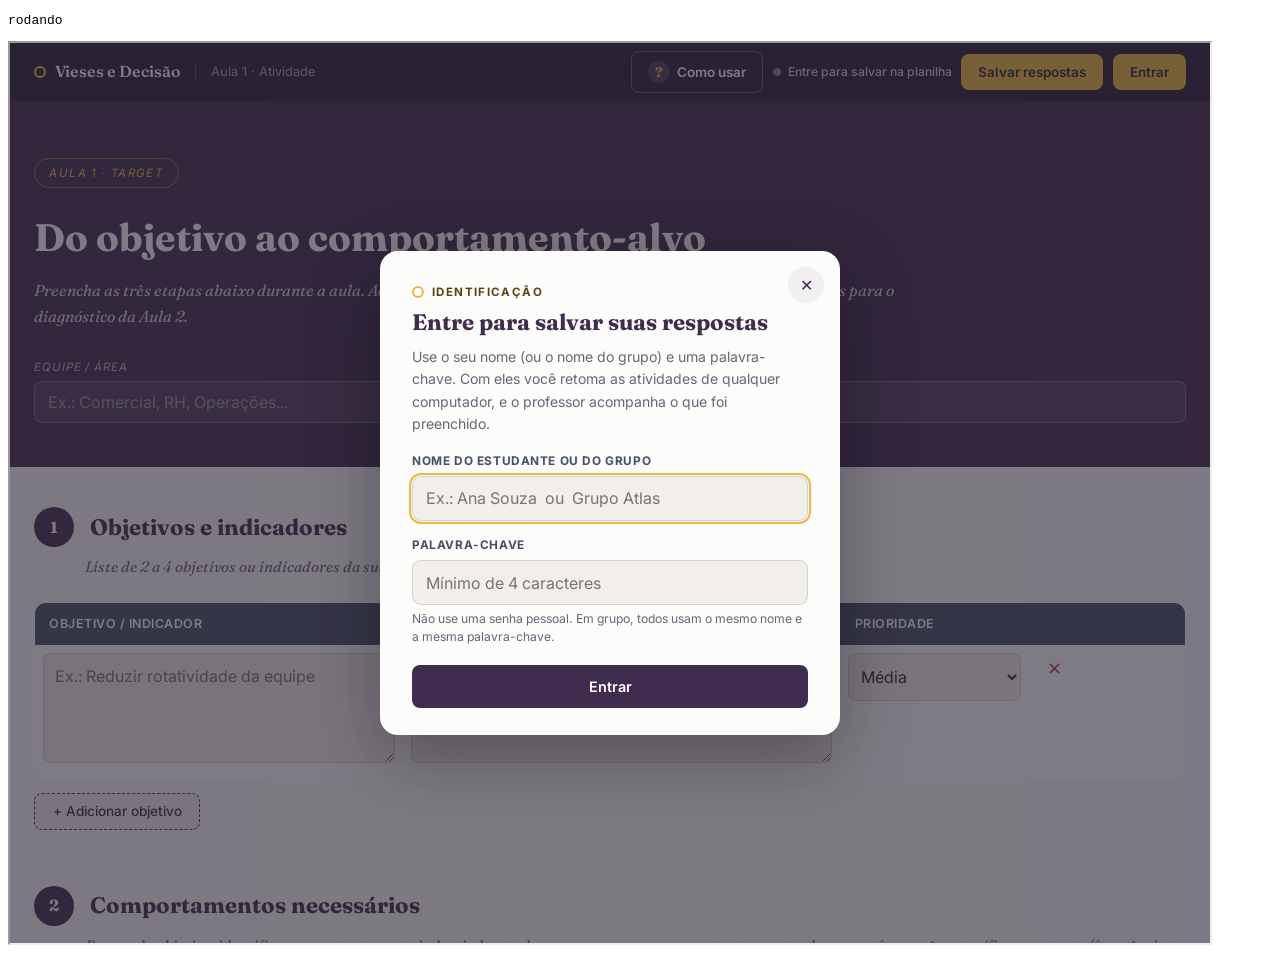
<file: ferramentas/testes/teste_ponta_a_ponta.html>
<!DOCTYPE html>
<html><head><meta charset="utf-8"><title>teste</title></head>
<body>
<pre id="log">rodando</pre>
<iframe id="fr" style="width:1200px;height:900px"></iframe>
<script>
const log = [];
const ok = (c, m) => { log.push((c ? 'PASS ' : 'FAIL ') + m); document.getElementById('log').textContent = log.join('\n') + '\n(em andamento)'; };
const sleep = ms => new Promise(r => setTimeout(r, ms));
const fr = document.getElementById('fr');
const carregar = url => new Promise(r => { fr.onload = () => r(fr.contentWindow); fr.src = url; });
const estado = async () => (await fetch('/__estado')).json();
const digitar = (w, el, v) => { el.value = v; el.dispatchEvent(new w.Event('input', { bubbles: true })); };
const escolher = (w, el, v) => { el.value = v; el.dispatchEvent(new w.Event('change', { bubbles: true })); };
const A1 = '/atividades/aula-1-comportamento-alvo.html';

(async () => {
  try {
    localStorage.clear();
    let w = await carregar(A1);
    await sleep(1200);
    ok(!w.document.querySelector('.vd-modal').hidden, 'sem sessão, o modal de login abre');
    digitar(w, w.document.querySelector('#corpoObjetivos textarea'), 'Reduzir rotatividade');
    await sleep(1500);
    ok(w.document.querySelector('.vd-status').textContent.includes('navegador'), 'rascunho anônimo salvo no navegador');

    let r = await w.VD.entrar({ nome: 'Grupo  Teste', chave: 'abcd' });
    ok(r.naoEncontrado, 'nome novo pede confirmação de cadastro');
    r = await w.VD.entrar({ nome: 'Grupo Teste', chave: 'abcd', turma: 'T1', criar: true });
    ok(r.ok && r.criado, 'cadastro criado');
    await sleep(12000);
    let est = await estado();
    ok(JSON.stringify(est.dados).includes('Reduzir rotatividade'), 'rascunho anônimo adotado e enviado à planilha');
    ok(w.document.querySelector('#corpoObjetivos textarea').value === 'Reduzir rotatividade', 'texto continua na tela após entrar');

    const tas = w.document.querySelectorAll('#corpoComportamentos textarea');
    digitar(w, tas[1], 'Gestor faz 1:1 mensal com cada liderado');
    await sleep(300);
    const sels = w.document.querySelectorAll('#listaClassificar select');
    escolher(w, sels[0], 'alta'); escolher(w, sels[1], 'alto');
    await sleep(14000);
    est = await estado();
    const reg1 = est.dados['grupo teste|aula1'];
    ok(reg1 && reg1.json.includes('Gestor faz 1:1'), 'comportamento-alvo salvo na planilha');
    ok(reg1 && JSON.stringify(reg1.resumo).includes('Prioridade máxima'), 'resumo legível enviado para a aba do estudante');
    ok(w.document.querySelector('.vd-status').textContent.includes('Salvo na planilha'), 'indicador mostra "Salvo na planilha" (' + w.document.querySelector('.vd-status').textContent + ')');

    // novos: botão Salvar respostas, caixas que crescem, sem JSON
    ok(typeof w.exportarJSON === 'undefined' && !w.document.querySelector('input[type=file]'), 'exportação/importação JSON removida');
    const taLonga = w.document.querySelectorAll('#corpoComportamentos textarea')[0];
    const h0 = taLonga.offsetHeight;
    digitar(w, taLonga, 'linha\n'.repeat(15) + 'fim');
    await sleep(100);
    ok(taLonga.offsetHeight > h0 + 100, 'caixa de texto cresce com o conteúdo (' + h0 + 'px → ' + taLonga.offsetHeight + 'px)');
    const botao = w.document.querySelector('.barra-acoes [data-vd-salvar]');
    botao.click();
    await sleep(3000);
    est = await estado();
    ok(est.dados['grupo teste|aula1'].json.includes('linha\\nlinha'), 'botão "Salvar respostas" grava na planilha na hora');
    ok(w.document.querySelector('.vd-toast').textContent.includes('salvas na planilha'), 'confirmação após salvar: "' + w.document.querySelector('.vd-toast').textContent + '"');

    r = await w.VD.entrar({ nome: 'grupo teste', chave: 'errada' });
    ok(r.chaveIncorreta, 'palavra-chave errada é recusada');

    // outro computador: navegador limpo
    localStorage.clear();
    w = await carregar(A1);
    await sleep(800);
    r = await w.VD.entrar({ nome: 'GRUPO TESTE', chave: 'ABCD' });
    await sleep(800);
    ok(r.ok && w.document.querySelector('#corpoObjetivos textarea').value === 'Reduzir rotatividade', 'em outro computador, as respostas voltam da planilha');

    // Aula 2: trazer da Aula 1
    w = await carregar('/atividades/aula-2-barreiras.html');
    await sleep(1500);
    w.trazerDaAula1();
    const b = w.document.querySelector('#pickerAula1 button');
    ok(b && b.textContent.includes('Prioridade máxima'), 'Aula 2 lista os comportamentos da Aula 1 com o prioritário em destaque');
    b.click();
    ok(w.document.getElementById('campoComportamento').value.startsWith('Gestor faz 1:1'), 'Aula 2 recebe o comportamento-alvo');
    ok(w.document.querySelector('.pergunta-item').textContent.includes('Gestor faz 1:1'), 'perguntas do COM-B usam o comportamento');
    digitar(w, w.document.getElementById('ev-oSocial'), 'Ninguém da liderança faz 1:1');
    await sleep(500);
    const ss = w.document.querySelectorAll('#score-oSocial select');
    escolher(w, ss[0], '3'); escolher(w, ss[1], '2'); escolher(w, ss[2], '3');
    digitar(w, w.document.getElementById('hipoPorque'), 'todas as fontes citam a norma');
    digitar(w, w.document.getElementById('hipoErrado'), 'a liderança já fizer e nada mudar');
    await sleep(14000);
    est = await estado();
    ok(est.dados['grupo teste|aula2'] && JSON.stringify(est.dados['grupo teste|aula2'].resumo).includes('Nossa hipótese é que a barreira principal é O Social'), 'Aula 2 salva com hipótese final no resumo');

    // Aula 3: trazer da Aula 2
    w = await carregar('/atividades/aula-3-intervencao.html');
    await sleep(1500);
    w.trazerDaAula2();
    ok(w.document.getElementById('campoComponente').value === 'os', 'Aula 3 recebe o componente priorizado (O Social)');
    ok(w.document.querySelectorAll('.funcao-card').length === 3, 'Aula 3 mostra as 3 funções ligadas a O Social');

    // conflito entre membros do grupo
    w = await carregar(A1);
    await sleep(2500);
    await fetch('/__mexer');
    digitar(w, w.document.getElementById('campoEquipe'), 'RH');
    await sleep(14000);
    const corpo = w.document.querySelector('.vd-modal-corpo');
    ok(!w.document.querySelector('.vd-modal').hidden && corpo.textContent.includes('Alguém do grupo'), 'conflito entre membros do grupo é detectado');
    corpo.querySelector('[data-a=carregar]').click();
    await sleep(500);
    ok(w.document.getElementById('campoEquipe').value === 'ALTERADO POR OUTRO', 'opção "carregar a versão da planilha" funciona');

    // anotações dos vieses
    w = await carregar('/vieses/ancoragem.html');
    await sleep(1500);
    ok(!!w.document.querySelector('.vd-notas'), 'material de viés mostra o aviso de salvamento');
    const nota = w.document.querySelector('.reflexao-note');
    nota.innerText = 'Minha reflexão sobre ancoragem';
    nota.dispatchEvent(new w.Event('input', { bubbles: true }));
    await sleep(14000);
    est = await estado();
    const rv = est.dados['grupo teste|vies-ancoragem'];
    ok(rv && JSON.stringify(rv.resumo).includes('Minha reflexão') && JSON.stringify(rv.resumo).includes('última negociação'), 'anotação do viés salva com a pergunta');

    // Clínica de diagnóstico (Aula 2)
    w = await carregar('/atividades/aula-2-clinica.html');
    await sleep(1500);
    const cq = s => w.document.querySelector(s);
    ok(w.document.querySelectorAll('.caso').length === 6 && w.document.querySelectorAll('.dossie-bt').length === 4, 'Clínica mostra 6 mini-casos e 4 dossiês');
    cq('[data-c="r1.1.voto"][data-v="MA"]').click();
    cq('[data-dossie="2"]').click();
    await sleep(100);
    ok(w.document.querySelectorAll('.carta').length === 5, 'Clínica: o dossiê escolhido mostra 5 cartas');
    w.abrirCarta('2A');
    cq('#cartaModal [data-c="m.2.cartas.2A.onde"][data-v="4"]').click();
    cq('#cartaModal [data-c="m.2.cartas.2A.b1"][data-v="MR"]').click();
    w.fecharCarta();
    ok(cq('#mural').textContent.includes('2A') && cq('#decisao').textContent.includes('motivação reflexiva'), 'Clínica: a carta vai para o mural e para a tabela de decisão');
    ['2B', '2C', '2D', '2E'].forEach(id => { w.abrirCarta(id); cq(`#cartaModal [data-c="m.2.cartas.${id}.onde"][data-v="5"]`).click(); w.fecharCarta(); });
    ok(w.document.querySelectorAll('#mural .mini').length === 3 && !cq('#mural').textContent.includes('2D'), 'Clínica: o mural aceita no máximo 3 cartas');
    await sleep(14000);
    est = await estado();
    const rc = est.dados['grupo teste|clinica-aula2'];
    ok(rc && JSON.stringify(rc.resumo).includes('Carta 2A') && JSON.stringify(rc.resumo).includes('Caso 1'), 'Clínica salva na planilha com resumo legível');
    const gtxt = await (await fetch('/atividades/clinica-gabarito.js')).text();
    ok(!!w.CLINICA_GABARITO && w.CLINICA_GABARITO.dados.length > 1000 && !/Hipótese-modelo|armadilha|Reprografia/i.test(gtxt), 'gabarito publicado está cifrado (sem texto legível)');

    // home
    w = await carregar('/index.html');
    await sleep(2000);
    const card = w.document.getElementById('sessaoCard').textContent;
    ok(card.includes('Grupo Teste') && card.includes('Salva'), 'home mostra o progresso do estudante');
    ok(w.document.querySelector('[data-ferramenta="vies-ancoragem"]').textContent.includes('Anotações salvas'), 'home marca o material de viés com anotações');
    ok(w.document.querySelector('[data-ferramenta="clinica-aula2"]').textContent.includes('Salva'), 'home mostra a Clínica como salva');

    w.VD.sair();
    await sleep(300);
    ok(!w.VD.sessao(), 'sair encerra a sessão');
  } catch (e) {
    log.push('ERRO ' + e.message + ' ' + e.stack);
  }
  document.getElementById('log').textContent = log.join('\n');
  document.title = 'FIM';
})();
</script>
</body></html>
</file>
<file: assets/css/portal.css>
/* =========================================================
   Portal Vieses e Decisão — componentes compartilhados
   (barra superior, sessão, status de salvamento, modal)
   Tudo prefixado com "vd-" para não colidir com o CSS
   próprio de cada ferramenta e de cada material.
   ========================================================= */
:root {
  --vd-roxo: #402C4F;
  --vd-roxo-deep: #2C1E37;
  --vd-roxo-tint: rgba(64,44,79,0.06);
  --vd-azul: #455066;
  --vd-fundo: #FCFCFA;
  --vd-fundo-alt: #F2EFEA;
  --vd-amarelo: #EFB93C;
  --vd-amarelo-ink: #5B4212;
  --vd-texto: #2A2432;
  --vd-muted: #6b6478;
  --vd-border: rgba(64,44,79,0.16);
  --vd-ok: #2f8f5f;
  --vd-erro: #b0475a;
  --vd-display: 'Fraunces', Georgia, serif;
  --vd-body: 'Inter', -apple-system, 'Segoe UI', sans-serif;
  --vd-largura: 1200px;
}

/* ---------- Barra superior ---------- */
.vd-topbar {
  position: sticky; top: 0; z-index: 400;
  background: var(--vd-roxo-deep); color: #fff;
  font-family: var(--vd-body);
  border-bottom: 1px solid rgba(255,255,255,0.08);
}
.vd-topbar-inner {
  max-width: var(--vd-largura); margin: 0 auto; padding: 0 1.5rem; height: 58px;
  display: flex; align-items: center; justify-content: space-between; gap: 1rem;
}
.vd-left { display: flex; align-items: center; gap: 0.9rem; min-width: 0; }
.vd-brand {
  display: inline-flex; align-items: center; gap: 0.55rem; color: #fff; text-decoration: none;
  font-family: var(--vd-display); font-weight: 600; font-size: 1rem; white-space: nowrap;
}
.vd-brand:hover { color: var(--vd-amarelo); }
.vd-dot { width: 12px; height: 12px; border-radius: 50%; border: 2px solid var(--vd-amarelo); flex-shrink: 0; display: inline-block; }
.vd-crumb {
  font-size: 0.8rem; color: rgba(255,255,255,0.6); white-space: nowrap; overflow: hidden; text-overflow: ellipsis;
  padding-left: 0.9rem; border-left: 1px solid rgba(255,255,255,0.18);
}
.vd-right { display: flex; align-items: center; gap: 0.6rem; flex-shrink: 0; position: relative; }
.vd-ajuda { padding: 0.45rem 0.8rem 0.45rem 0.45rem; font-size: 0.8rem; }
.vd-ajuda-ico {
  width: 22px; height: 22px; border-radius: 50%; background: rgba(255,255,255,0.14); color: var(--vd-amarelo);
  display: inline-flex; align-items: center; justify-content: center; font-family: var(--vd-display); font-weight: 700; font-size: 0.85rem;
}
.vd-salvar { padding: 0.5rem 0.9rem; font-size: 0.8rem; }
.vd-salvar[hidden] { display: none; }

/* botões próprios do portal — redefinem tudo para não herdar o CSS das ferramentas */
.vd-btn {
  font-family: var(--vd-body); font-weight: 600; font-size: 0.84rem; line-height: 1.2;
  border-radius: 8px; padding: 0.55rem 1rem; min-height: 0; cursor: pointer;
  border: 1px solid transparent; transition: background .15s, border-color .15s, color .15s;
  transform: none !important; display: inline-flex; align-items: center; justify-content: center; gap: 0.45rem;
  text-decoration: none;
}
.vd-btn-amarelo { background: var(--vd-amarelo); color: var(--vd-texto); }
.vd-btn-amarelo:hover { background: #f5c968; }
.vd-btn-roxo { background: var(--vd-roxo); color: #fff; }
.vd-btn-roxo:hover { background: var(--vd-roxo-deep); }
.vd-btn-claro { background: transparent; color: #fff; border-color: rgba(255,255,255,0.3); }
.vd-btn-claro:hover { border-color: var(--vd-amarelo); color: var(--vd-amarelo); }
.vd-btn-ghost { background: var(--vd-fundo-alt); color: var(--vd-azul); border-color: var(--vd-border); }
.vd-btn-ghost:hover { border-color: var(--vd-azul); }
.vd-btn-link { background: none; border: none; color: var(--vd-azul); text-decoration: underline; padding: 0.3rem 0; font-weight: 600; }
.vd-btn:disabled { opacity: 0.55; cursor: default; }
.vd-btn:focus-visible { outline: 2px solid var(--vd-amarelo); outline-offset: 2px; }

/* ---------- Status de salvamento ---------- */
.vd-status {
  display: inline-flex; align-items: center; gap: 0.45rem; font-size: 0.76rem; font-weight: 500;
  color: rgba(255,255,255,0.78); white-space: nowrap;
}
.vd-status[hidden] { display: none; }
.vd-status::before { content: ''; width: 8px; height: 8px; border-radius: 50%; background: rgba(255,255,255,0.4); flex-shrink: 0; }
.vd-status[data-estado="ok"]::before { background: #4cc38a; }
.vd-status[data-estado="salvando"]::before { background: var(--vd-amarelo); animation: vd-pulse 1s infinite; }
.vd-status[data-estado="pendente"]::before { background: var(--vd-amarelo); }
.vd-status[data-estado="erro"]::before { background: #ef6b7f; }
.vd-status[data-estado="local"]::before { background: rgba(255,255,255,0.45); }
@keyframes vd-pulse { 50% { opacity: 0.35; } }

/* ---------- Chip do usuário + menu ---------- */
.vd-user {
  display: inline-flex; align-items: center; gap: 0.5rem; background: rgba(255,255,255,0.08);
  border: 1px solid rgba(255,255,255,0.18); color: #fff; border-radius: 100px; padding: 0.35rem 0.8rem 0.35rem 0.4rem;
  font-family: var(--vd-body); font-size: 0.82rem; font-weight: 600; cursor: pointer; min-height: 0; transform: none !important;
  max-width: 220px;
}
.vd-user:hover { border-color: var(--vd-amarelo); }
.vd-avatar {
  width: 26px; height: 26px; border-radius: 50%; background: var(--vd-amarelo); color: var(--vd-roxo-deep);
  display: inline-flex; align-items: center; justify-content: center; font-family: var(--vd-display); font-weight: 700; font-size: 0.8rem; flex-shrink: 0;
}
.vd-user-nome { overflow: hidden; text-overflow: ellipsis; white-space: nowrap; }
.vd-menu {
  position: absolute; top: calc(100% + 8px); right: 0; background: #fff; color: var(--vd-texto);
  border: 1px solid var(--vd-border); border-radius: 12px; box-shadow: 0 16px 40px -12px rgba(44,30,55,0.35);
  min-width: 250px; padding: 0.5rem; z-index: 450; font-family: var(--vd-body);
}
.vd-menu[hidden] { display: none; }
.vd-menu-info { padding: 0.6rem 0.75rem 0.7rem; border-bottom: 1px solid var(--vd-border); margin-bottom: 0.35rem; font-size: 0.8rem; color: var(--vd-muted); line-height: 1.5; }
.vd-menu-info strong { display: block; color: var(--vd-texto); font-size: 0.9rem; }
.vd-menu button {
  display: block; width: 100%; text-align: left; background: none; border: none; border-radius: 8px;
  padding: 0.6rem 0.75rem; font-family: var(--vd-body); font-size: 0.85rem; color: var(--vd-texto); cursor: pointer;
  min-height: 0; transform: none !important; font-weight: 500;
}
.vd-menu button:hover { background: var(--vd-fundo-alt); }

/* ---------- Modal ---------- */
.vd-modal {
  position: fixed; inset: 0; background: rgba(42,36,50,0.6); z-index: 1000;
  display: flex; align-items: center; justify-content: center; padding: 1.2rem; font-family: var(--vd-body);
}
.vd-modal[hidden] { display: none; }
.vd-modal-box {
  background: var(--vd-fundo); color: var(--vd-texto); border-radius: 18px; width: 100%; max-width: 460px;
  max-height: 92vh; overflow-y: auto; padding: 2rem 2rem 1.7rem; position: relative;
  box-shadow: 0 24px 70px rgba(0,0,0,0.3);
}
.vd-modal-box.vd-largo { max-width: 680px; }
.vd-guia { list-style: none; margin: 0.4rem 0 0; padding: 0; display: flex; flex-direction: column; gap: 0.6rem; }
.vd-guia-item { display: flex; gap: 0.9rem; align-items: flex-start; background: #fff; border: 1px solid var(--vd-border); border-radius: 12px; padding: 0.85rem 1rem; }
.vd-guia-ico {
  width: 30px; height: 30px; border-radius: 50%; background: var(--vd-roxo); color: var(--vd-amarelo); flex-shrink: 0;
  display: flex; align-items: center; justify-content: center; font-family: var(--vd-display); font-weight: 700; font-size: 0.9rem;
}
.vd-guia-item > div > strong { display: block; color: var(--vd-roxo); font-size: 0.92rem; margin-bottom: 0.15rem; }
.vd-guia-item p { margin: 0 !important; font-size: 0.85rem !important; }
.vd-cor { font-size: 1rem; }
.vd-cor.ok { color: #2f8f5f; } .vd-cor.pend { color: #c99319; } .vd-cor.erro { color: #d0485f; }
.vd-modal-x {
  position: absolute; top: 1rem; right: 1rem; width: 36px; height: 36px; border-radius: 50%; border: none;
  background: var(--vd-roxo-tint); color: var(--vd-roxo); font-size: 1rem; cursor: pointer; padding: 0; min-height: 0; transform: none !important;
}
.vd-modal-eyebrow { font-size: 0.72rem; font-weight: 700; letter-spacing: 0.12em; text-transform: uppercase; color: var(--vd-amarelo-ink); margin-bottom: 0.5rem; display: flex; align-items: center; gap: 0.5rem; }
.vd-modal h3 { font-family: var(--vd-display); font-weight: 700; color: var(--vd-roxo); font-size: 1.4rem; margin: 0 0 0.6rem; line-height: 1.2; }
.vd-modal p { font-size: 0.88rem; color: var(--vd-muted); line-height: 1.6; margin: 0 0 1rem; }
.vd-modal p strong { color: var(--vd-texto); }
.vd-campo { margin-bottom: 0.95rem; }
.vd-campo label { display: block; font-size: 0.74rem; font-weight: 700; letter-spacing: 0.05em; text-transform: uppercase; color: var(--vd-azul); margin-bottom: 0.35rem; }
.vd-campo input {
  width: 100%; box-sizing: border-box; border: 1px solid var(--vd-border); border-radius: 9px; background: var(--vd-fundo-alt);
  padding: 0.7rem 0.8rem; font-family: var(--vd-body); font-size: 16px; color: var(--vd-texto); min-height: 0;
}
.vd-campo input:focus { outline: 2px solid var(--vd-amarelo); outline-offset: 1px; }
.vd-campo small { display: block; margin-top: 0.35rem; font-size: 0.76rem; color: var(--vd-muted); line-height: 1.45; }
.vd-acoes { display: flex; gap: 0.6rem; flex-wrap: wrap; margin-top: 1.2rem; }
.vd-acoes .vd-btn { flex: 1 1 auto; padding: 0.75rem 1rem; font-size: 0.9rem; }
.vd-erro { background: rgba(176,71,90,0.08); border: 1px solid rgba(176,71,90,0.3); color: #8a2f40; border-radius: 9px; padding: 0.65rem 0.8rem; font-size: 0.84rem; margin-top: 0.8rem; line-height: 1.5; }
.vd-erro[hidden] { display: none; }
.vd-aviso { background: rgba(239,185,60,0.12); border-left: 3px solid var(--vd-amarelo); border-radius: 0 9px 9px 0; padding: 0.7rem 0.9rem; font-size: 0.8rem; color: var(--vd-texto); line-height: 1.55; margin: 0 0 1rem; }

/* ---------- Escolher dados da aula anterior ---------- */
.vd-trazer { margin-top: 0.6rem; }
.vd-trazer .vd-btn { font-size: 0.78rem; padding: 0.45rem 0.85rem; }
.vd-picker { margin-top: 0.7rem; display: flex; flex-direction: column; gap: 0.45rem; }
.vd-picker[hidden] { display: none; }
.vd-picker-titulo { font-size: 0.74rem; color: rgba(255,255,255,0.75); font-style: italic; }
.vd-picker button {
  text-align: left; background: rgba(255,255,255,0.94); color: var(--vd-texto); border: 1px solid transparent; border-radius: 10px;
  padding: 0.65rem 0.85rem; font-family: var(--vd-body); font-size: 0.84rem; line-height: 1.45; cursor: pointer; min-height: 0; transform: none !important;
}
.vd-picker button:hover { border-color: var(--vd-amarelo); }
.vd-picker button .vd-tag { display: inline-block; font-size: 0.66rem; font-weight: 700; text-transform: uppercase; letter-spacing: 0.05em; padding: 0.12rem 0.5rem; border-radius: 100px; background: rgba(52,160,107,0.15); color: #1f6b45; margin-bottom: 0.25rem; }
.vd-picker button .vd-tag.neutra { background: var(--vd-fundo-alt); color: var(--vd-muted); }
.vd-picker-vazio { font-size: 0.8rem; color: rgba(255,255,255,0.75); font-style: italic; }

/* ---------- Bloco de status nas anotações dos materiais ---------- */
.vd-notas {
  display: flex; align-items: center; justify-content: space-between; gap: 0.8rem; flex-wrap: wrap;
  background: var(--vd-fundo-alt); border: 1px solid var(--vd-border); border-radius: 12px; padding: 0.75rem 1rem;
  font-family: var(--vd-body); font-size: 0.84rem; color: var(--vd-azul); margin: 0.4rem 0 0.2rem;
}
.vd-notas .vd-status { color: var(--vd-azul); }
.vd-notas .vd-status::before { background: rgba(69,80,102,0.4); }
.vd-notas .vd-status[data-estado="ok"]::before { background: var(--vd-ok); }
.vd-notas .vd-status[data-estado="erro"]::before { background: var(--vd-erro); }
.vd-notas .vd-status[data-estado="salvando"]::before,
.vd-notas .vd-status[data-estado="pendente"]::before { background: var(--vd-amarelo); }

/* ---------- Toast ---------- */
.vd-toast {
  position: fixed; left: 50%; bottom: 1.5rem; transform: translateX(-50%) translateY(20px); opacity: 0;
  background: var(--vd-roxo-deep); color: #fff; font-family: var(--vd-body); font-size: 0.86rem;
  padding: 0.75rem 1.15rem; border-radius: 10px; box-shadow: 0 14px 40px -10px rgba(0,0,0,0.4);
  z-index: 1100; transition: opacity .25s, transform .25s; pointer-events: none; max-width: calc(100% - 2rem); text-align: center;
}
.vd-toast.on { opacity: 1; transform: translateX(-50%) translateY(0); }

/* ---------- Identificação impressa ---------- */
.vd-print-id { display: none; }

@media (max-width: 720px) {
  .vd-crumb { display: none; }
  .vd-topbar-inner { padding: 0 1rem; gap: 0.5rem; }
  .vd-status .vd-status-txt { display: none; }
  .vd-user { max-width: 150px; }
  .vd-ajuda-txt { display: none; }
  .vd-ajuda { padding: 0.4rem; }
  .vd-salvar { padding: 0.5rem 0.7rem; }
  .vd-user-nome { display: none; }
  .vd-user { padding: 0.3rem; }
}
@media (max-width: 400px) {
  .vd-brand-txt { display: none; }
}
@media print {
  .vd-topbar, .vd-modal, .vd-toast, .vd-trazer, .vd-picker, .vd-notas { display: none !important; }
  .vd-print-id { display: block !important; font-family: var(--vd-body); font-size: 11px; color: rgba(255,255,255,0.9); margin-top: 0.6rem; }
}
@media (prefers-reduced-motion: reduce) {
  .vd-status[data-estado="salvando"]::before { animation: none; }
  .vd-toast { transition: none; }
}
</file>
<file: assets/css/leitura.css>
/* =========================================================
   Páginas de leitura (mesmo padrão visual do "Conheça seus vieses")
   ========================================================= */
:root{
  --purple:#402C4F; --purple-deep:#2C1E37;
  --navy:#455066; --navy-deep:#2E3646;
  --paper:#FCFCFA; --paper-dim:#EFEEE7; --paper-line:rgba(64,44,79,0.14);
  --amber:#EFB93C; --amber-ink:#5B4212;
  --ink-on-dark:#FCFCFA; --dim-on-dark:rgba(252,252,250,0.7);
  --ok:#2f8f5f;
  --font-display:'Fraunces', Georgia, serif;
  --font-body:'Inter', -apple-system, sans-serif;
  --sidebar-w:288px;
}
*{ margin:0; padding:0; box-sizing:border-box; }
html{ scroll-behavior:smooth; scroll-padding-top:1.5rem; -webkit-text-size-adjust:100%; }
body{ font-family:var(--font-body); background:var(--paper); color:var(--purple); line-height:1.7; overflow-x:hidden; font-size:17px; }
::selection{ background:var(--amber); color:var(--purple-deep); }
a{ color:var(--purple); }
:focus-visible{ outline:2px solid var(--amber); outline-offset:3px; }

/* ---------- barra de progresso ---------- */
#progress-bar{ position:fixed; top:0; left:0; height:3px; width:0%; background:var(--amber); z-index:1000; transition:width .1s linear; }

/* ---------- sumário lateral ---------- */
#sidebar-toggle{
  position:fixed; top:1.1rem; left:1rem; z-index:200; display:none;
  background:var(--purple-deep); border:1px solid rgba(252,252,250,0.25);
  color:var(--ink-on-dark); width:42px; height:42px; border-radius:10px;
  cursor:pointer; align-items:center; justify-content:center; flex-direction:column; gap:4px;
}
#sidebar-toggle span{ display:block; width:18px; height:2px; background:var(--ink-on-dark); border-radius:2px; transition:transform .25s, opacity .25s; }
#sidebar-toggle.active span:nth-child(1){ transform:translateY(6px) rotate(45deg); }
#sidebar-toggle.active span:nth-child(2){ opacity:0; }
#sidebar-toggle.active span:nth-child(3){ transform:translateY(-6px) rotate(-45deg); }
#overlay{ display:none; position:fixed; inset:0; background:rgba(44,30,55,0.55); z-index:90; }

#sidebar{
  position:fixed; left:0; top:0; bottom:0; width:var(--sidebar-w);
  background:var(--purple-deep); padding:2.2rem 0 2rem; z-index:100; overflow-y:auto;
  scrollbar-width:thin; scrollbar-color:rgba(252,252,250,0.2) transparent;
}
.sidebar-badge{ display:flex; align-items:center; gap:0.6rem; padding:0 1.6rem 1.4rem; }
.sidebar-badge .dot{ width:13px; height:13px; border-radius:50%; border:2px solid var(--amber); flex-shrink:0; }
.sidebar-badge span{ font-weight:700; font-size:0.72rem; letter-spacing:0.14em; text-transform:uppercase; color:var(--dim-on-dark); }
.sidebar-title{
  font-family:var(--font-display); font-style:italic; font-weight:500; font-size:1.05rem;
  color:var(--ink-on-dark); padding:0 1.6rem 1.3rem; border-bottom:1px solid rgba(252,252,250,0.14); margin-bottom:0.6rem;
}
.nav-item{
  display:block; padding:0.5rem 1.6rem; color:var(--dim-on-dark); text-decoration:none;
  font-size:0.84rem; font-weight:500; border-left:3px solid transparent; line-height:1.4;
  transition:color .2s, background .2s, border-color .2s;
}
.nav-item:hover, .nav-item.active{ color:var(--ink-on-dark); background:rgba(252,252,250,0.06); border-left-color:var(--amber); }
.nav-item.sub{ padding:0.38rem 1.4rem 0.38rem 2.5rem; font-size:0.78rem; font-weight:400; }
.nav-voltar, .nav-ajuda{ color:var(--amber); font-weight:600; }
.nav-atividade{ margin-top:0.8rem; border-top:1px solid rgba(252,252,250,0.14); padding-top:0.9rem; color:var(--amber); font-weight:600; }

/* ---------- layout ---------- */
.wrapper{ max-width:1180px; padding:0 2rem 7rem; margin:0 4vw 0 calc(var(--sidebar-w) + 4vw); position:relative; }
@media (max-width:1040px){
  #sidebar{ transform:translateX(-100%); transition:transform .4s cubic-bezier(.4,0,.2,1); }
  #sidebar.open{ transform:translateX(0); }
  #sidebar-toggle{ display:flex; }
  .wrapper{ margin:0 auto; max-width:none; padding:0 1.3rem 5rem; }
}

/* ---------- hero ---------- */
.hero{ padding:6rem 0 3.2rem; }
.hero-tag{
  display:inline-flex; align-items:center; gap:0.55rem; border:1px solid var(--paper-line);
  border-radius:100px; padding:0.4rem 1rem 0.4rem 0.7rem; font-size:0.72rem; font-weight:700;
  letter-spacing:0.1em; text-transform:uppercase; color:var(--navy); margin-bottom:2rem;
}
.hero-tag .dot{ width:9px; height:9px; border-radius:50%; background:var(--amber); }
.hero h1{ font-family:var(--font-display); font-weight:700; font-size:clamp(2.2rem,5.6vw,3.6rem); line-height:1.06; color:var(--purple); }
.hero-sub{ font-family:var(--font-display); font-style:italic; font-size:clamp(1.15rem,2vw,1.4rem); color:var(--navy); max-width:60ch; margin-top:1.1rem; line-height:1.5; }
.hero-meta{ display:flex; gap:2.4rem; flex-wrap:wrap; margin-top:2.4rem; padding-top:1.6rem; border-top:1px solid var(--paper-line); }
.meta-item{ display:flex; flex-direction:column; gap:0.25rem; }
.meta-label{ font-size:0.7rem; font-weight:700; letter-spacing:0.1em; text-transform:uppercase; color:var(--navy); opacity:0.7; }
.meta-value{ font-size:0.92rem; font-weight:600; color:var(--purple); }
.hero-acoes{ display:flex; gap:0.7rem; flex-wrap:wrap; margin-top:1.8rem; }
.hero-btn{
  display:inline-flex; align-items:center; font-family:var(--font-body); font-weight:700; font-size:0.86rem;
  padding:0.7rem 1.2rem; border-radius:8px; text-decoration:none; background:var(--purple); color:var(--paper);
  border:1px solid var(--purple); cursor:pointer;
}
.hero-btn:hover{ background:var(--purple-deep); }
.hero-btn-ghost{ background:transparent; color:var(--purple); border-color:var(--paper-line); }
.hero-btn-ghost:hover{ background:var(--paper-dim); }

/* ---------- partes e seções ---------- */
.parte{ border-top:1px solid var(--paper-line); padding-top:3.4rem; margin-top:1rem; }
.parte-cab{
  display:flex; align-items:center; gap:1.2rem; background:var(--purple-deep); color:var(--ink-on-dark);
  border-radius:18px; padding:1.6rem 1.8rem; margin-bottom:1.6rem; position:relative; overflow:hidden;
}
.parte-cab::after{ content:''; position:absolute; top:-50px; right:-50px; width:150px; height:150px; border-radius:50%; border:2px solid rgba(239,185,60,0.25); }
.parte-letra{
  width:62px; height:62px; border-radius:50%; border:2px solid var(--amber); color:var(--amber);
  display:flex; align-items:center; justify-content:center; font-family:var(--font-display); font-weight:700; font-size:1.9rem; flex-shrink:0;
}
.parte-eyebrow{ display:block; font-size:0.72rem; font-weight:700; letter-spacing:0.14em; text-transform:uppercase; color:var(--dim-on-dark); }
.parte-titulo{ font-family:var(--font-display); font-weight:600; font-size:clamp(1.45rem,3.4vw,1.95rem); line-height:1.15; margin-top:0.2rem; }
.parte > p{ font-size:1rem; color:var(--navy); line-height:1.8; margin-bottom:1.15rem; }

.secao{ padding:2.4rem 0 1rem; }
.secao + .secao{ border-top:1px dashed var(--paper-line); }
section#como-usar-este-material, .secao-fontes{ border-top:1px solid var(--paper-line); padding-top:3.2rem; }
h2.secao-titulo{ font-family:var(--font-display); font-weight:600; font-size:clamp(1.6rem,3.6vw,2.1rem); color:var(--purple); margin-bottom:1.2rem; line-height:1.15; }
h3.secao-titulo{ font-family:var(--font-display); font-weight:600; font-size:clamp(1.3rem,3vw,1.6rem); color:var(--purple); margin-bottom:1.1rem; line-height:1.22; display:flex; gap:0.8rem; align-items:baseline; }
.secao-cod{
  font-family:var(--font-body); font-size:0.72rem; font-weight:700; letter-spacing:0.06em; color:var(--amber-ink);
  background:rgba(239,185,60,0.18); border-radius:6px; padding:0.2rem 0.5rem; flex-shrink:0; position:relative; top:-0.15em;
}
.secao p, .exemplo-corpo p{ font-size:1rem; color:var(--navy); line-height:1.8; margin-bottom:1.15rem; }
.secao strong, .exemplo-corpo strong, .parte strong{ color:var(--purple); }
.secao em{ color:inherit; }
p.p-rotulo > strong:first-child{ color:var(--amber-ink); }
h4.sub{ font-family:var(--font-display); font-weight:600; font-size:1.18rem; color:var(--purple); margin:1.8rem 0 0.7rem; }

/* lentes (A5) */
h4.lente{
  display:flex; align-items:center; gap:0.9rem; margin:2.2rem 0 1rem; padding:0.9rem 1.1rem;
  background:var(--paper-dim); border:1px solid var(--paper-line); border-radius:14px;
  font-family:var(--font-display); font-weight:600; font-size:1.15rem; color:var(--purple); line-height:1.3;
}
.lente-ico{ width:40px; height:40px; border-radius:50%; background:var(--purple); display:flex; align-items:center; justify-content:center; font-size:1.05rem; flex-shrink:0; }
.lente-cod{ display:block; font-family:var(--font-body); font-size:0.68rem; font-weight:700; letter-spacing:0.1em; color:var(--amber-ink); text-transform:uppercase; margin-bottom:0.1rem; }

/* listas */
.secao ul, .exemplo-corpo ul, .secao ol{ margin:0 0 1.3rem 0; padding-left:1.3rem; }
.secao li, .exemplo-corpo li{ font-size:0.98rem; color:var(--navy); line-height:1.75; margin-bottom:0.45rem; }
.secao ul li::marker{ color:var(--amber); }
ol.numerada{ list-style:none; padding-left:0 !important; counter-reset:n; }
ol.numerada li{ counter-increment:n; position:relative; padding-left:2.6rem; margin-bottom:0.7rem; }
ol.numerada li::before{
  content:counter(n); position:absolute; left:0; top:0.05rem; width:1.8rem; height:1.8rem; border-radius:50%;
  background:var(--purple); color:var(--paper); font-family:var(--font-display); font-weight:700; font-size:0.85rem;
  display:flex; align-items:center; justify-content:center;
}

/* destaques */
.callout{
  background:var(--paper-dim); border:1px solid var(--paper-line); border-left:4px solid var(--amber);
  border-radius:0 12px 12px 0; padding:1.1rem 1.4rem; margin:1.4rem 0;
}
.callout p{ margin:0 !important; font-size:0.95rem !important; }
.callout-chave{ background:var(--purple-deep); border:none; border-left:4px solid var(--amber); }
.callout-chave p{ color:var(--dim-on-dark) !important; }
.callout-chave strong{ color:var(--amber) !important; }
.callout-frase{ background:#fff; border-left-color:var(--purple); }
.callout-frase p{ font-family:var(--font-display); font-size:1.08rem !important; color:var(--purple) !important; }

/* tabelas */
.tabela-wrap{ margin:1.3rem 0 1.7rem; border:1px solid var(--paper-line); border-radius:14px; overflow:hidden; background:#fff; }
table.tabela{ width:100%; border-collapse:collapse; font-size:0.88rem; }
table.tabela th{
  background:var(--navy); color:#fff; text-align:left; font-size:0.72rem; letter-spacing:0.05em; text-transform:uppercase;
  font-weight:700; padding:0.75rem 0.9rem; vertical-align:bottom;
}
table.tabela td{ padding:0.75rem 0.9rem; border-top:1px solid var(--paper-line); color:var(--navy); vertical-align:top; line-height:1.6; }
table.tabela tbody tr:nth-child(even) td{ background:rgba(239,238,231,0.45); }
table.tabela td:first-child{ color:var(--purple); font-weight:600; }
table.tabela td strong{ color:var(--purple); }
table.tabela-ficha td:first-child{ width:34%; background:var(--paper-dim) !important; }

@media (max-width:760px){
  .tabela-wrap{ border:none; background:transparent; overflow:visible; }
  table.tabela-cards thead{ display:none; }
  table.tabela-cards, table.tabela-cards tbody, table.tabela-cards tr, table.tabela-cards td{ display:block; width:100%; }
  table.tabela-cards tr{ background:#fff; border:1px solid var(--paper-line); border-radius:12px; padding:0.6rem 0.95rem; margin-bottom:0.75rem; }
  table.tabela-cards tbody tr:nth-child(even) td{ background:transparent; }
  table.tabela-cards td{ border-top:none; padding:0.45rem 0; }
  table.tabela-cards td + td{ border-top:1px dashed var(--paper-line); }
  table.tabela-cards td::before{
    content:attr(data-label); display:block; font-size:0.66rem; font-weight:700; letter-spacing:0.06em;
    text-transform:uppercase; color:var(--amber-ink); margin-bottom:0.15rem;
  }
  table.tabela-ficha{ border:1px solid var(--paper-line); border-radius:12px; overflow:hidden; background:#fff; }
  table.tabela-ficha thead{ display:none; }
  table.tabela-ficha, table.tabela-ficha tbody, table.tabela-ficha tr, table.tabela-ficha td{ display:block; width:100% !important; }
  table.tabela-ficha td:first-child{ padding-bottom:0.2rem; border-top:1px solid var(--paper-line); }
  table.tabela-ficha tr:first-child td:first-child{ border-top:none; }
  table.tabela-ficha td + td{ border-top:none; padding-top:0.2rem; }
  table.tabela-ficha tbody tr:nth-child(even) td{ background:transparent; }
}

/* exemplos trabalhados (recolhíveis) */
.secao-exemplos{ padding-top:0.6rem; }
.exemplos-acoes{ display:flex; justify-content:flex-end; margin:-0.4rem 0 0.8rem; }
.exemplos-acoes button{
  background:none; border:1px solid var(--paper-line); color:var(--navy); font-family:var(--font-body); font-weight:600;
  font-size:0.8rem; padding:0.45rem 0.9rem; border-radius:100px; cursor:pointer;
}
.exemplos-acoes button:hover{ border-color:var(--purple); color:var(--purple); }
details.exemplo{ border:1px solid var(--paper-line); border-radius:16px; background:#fff; margin-bottom:0.9rem; overflow:hidden; }
details.exemplo[open]{ border-color:rgba(64,44,79,0.35); box-shadow:0 18px 40px -30px rgba(44,30,55,0.5); }
details.exemplo summary{
  list-style:none; cursor:pointer; display:flex; align-items:center; gap:1rem; padding:1.1rem 1.3rem;
  background:var(--paper-dim);
}
details.exemplo summary::-webkit-details-marker{ display:none; }
.exemplo-num{
  font-size:0.68rem; font-weight:700; letter-spacing:0.08em; text-transform:uppercase; color:var(--paper);
  background:var(--purple); border-radius:100px; padding:0.3rem 0.7rem; white-space:nowrap; flex-shrink:0;
}
.exemplo-titulo{ font-family:var(--font-display); font-weight:600; font-size:1.08rem; color:var(--purple); flex:1; line-height:1.3; }
.exemplo-ico{
  width:30px; height:30px; border-radius:50%; background:var(--navy); color:#fff; display:flex; align-items:center;
  justify-content:center; font-size:1.1rem; flex-shrink:0; transition:transform .25s;
}
details.exemplo[open] .exemplo-ico{ transform:rotate(45deg); }
.exemplo-corpo{ padding:1.1rem 1.3rem 0.4rem; }
.exemplo-corpo .tabela-wrap{ margin-top:0.2rem; }

/* lista de verificação */
ul.checklist{ list-style:none; padding:0 !important; margin:1rem 0 1.6rem; display:flex; flex-direction:column; gap:0.55rem; }
ul.checklist li{ margin:0 !important; }
ul.checklist label{
  display:flex; gap:0.85rem; align-items:flex-start; cursor:pointer; background:#fff; border:1px solid var(--paper-line);
  border-radius:12px; padding:0.8rem 1rem; font-size:0.95rem; color:var(--navy); line-height:1.55; transition:border-color .15s, background .15s;
}
ul.checklist label:hover{ border-color:var(--navy); }
ul.checklist input{ position:absolute; opacity:0; width:1px; height:1px; }
.chk-caixa{
  width:22px; height:22px; border-radius:6px; border:2px solid var(--navy); flex-shrink:0; margin-top:0.1rem;
  display:flex; align-items:center; justify-content:center; transition:background .15s, border-color .15s;
}
ul.checklist input:checked + .chk-caixa{ background:var(--ok); border-color:var(--ok); }
ul.checklist input:checked + .chk-caixa::after{ content:'✓'; color:#fff; font-size:0.8rem; font-weight:700; }
ul.checklist input:checked ~ span:last-child{ color:var(--purple); }
ul.checklist input:focus-visible + .chk-caixa{ outline:2px solid var(--amber); outline-offset:2px; }
.checklist-progresso{ font-size:0.82rem; color:var(--navy); margin:-0.6rem 0 1.4rem; font-weight:600; }

/* convite à atividade */
.cta-atividade{
  margin:3rem 0 1rem; background:var(--purple); color:var(--ink-on-dark); border-radius:20px; padding:2rem 2.1rem;
  display:flex; align-items:center; justify-content:space-between; gap:1.5rem; flex-wrap:wrap; position:relative; overflow:hidden;
}
.cta-atividade::before{ content:''; position:absolute; bottom:-60px; right:-40px; width:180px; height:180px; border-radius:50%; border:2px solid rgba(239,185,60,0.25); }
.cta-eyebrow{ font-size:0.72rem; font-weight:700; letter-spacing:0.12em; text-transform:uppercase; color:var(--amber); }
.cta-atividade h3{ font-family:var(--font-display); font-weight:600; font-size:1.45rem; margin:0.3rem 0 0.4rem; }
.cta-atividade p{ color:var(--dim-on-dark); font-size:0.92rem; max-width:70ch; margin:0; }
.cta-btn{
  background:var(--amber); color:var(--amber-ink); font-weight:700; text-decoration:none; padding:0.8rem 1.3rem;
  border-radius:10px; font-size:0.92rem; position:relative; z-index:1; white-space:nowrap;
}
.cta-btn:hover{ background:#f5c968; }
.cta-pratica{ background:var(--purple-deep); margin-bottom:0.9rem; }
.cta-pratica + .cta-atividade{ margin-top:0; }
.nav-pratica + .nav-atividade{ margin-top:0; border-top:none; padding-top:0.5rem; }

/* fontes */
.secao-fontes p, .secao-fontes li{ font-size:0.87rem !important; }
.secao-fontes ul{ list-style:none; padding-left:0; }
.secao-fontes li{ padding:0.55rem 0; border-bottom:1px solid var(--paper-line); margin:0 !important; }

/* voltar ao topo */
#back-to-top{
  position:fixed; bottom:2rem; right:2rem; width:46px; height:46px; background:var(--purple);
  border:none; border-radius:12px; color:var(--paper); font-size:1.2rem; cursor:pointer;
  display:none; align-items:center; justify-content:center; z-index:100; box-shadow:0 10px 30px -8px rgba(44,30,55,0.5);
}
#back-to-top:hover{ background:var(--purple-deep); }

@media (max-width:560px){
  body{ font-size:16px; }
  .hero{ padding-top:5rem; }
  .parte-cab{ padding:1.2rem 1.2rem; gap:0.9rem; }
  .parte-letra{ width:48px; height:48px; font-size:1.5rem; }
  h3.secao-titulo{ flex-direction:column; gap:0.4rem; }
  details.exemplo summary{ flex-wrap:wrap; gap:0.6rem; padding:1rem; }
  .exemplo-titulo{ flex-basis:100%; order:3; }
  .exemplo-ico{ margin-left:auto; }
  .cta-atividade{ padding:1.6rem 1.4rem; }
  #back-to-top{ bottom:1.2rem; right:1.2rem; }
}

@media print{
  #sidebar, #sidebar-toggle, #overlay, #progress-bar, #back-to-top, .hero-acoes, .exemplos-acoes, .cta-atividade, .nav-item{ display:none !important; }
  body{ font-size:12px; background:#fff; }
  .wrapper{ margin:0 auto !important; max-width:none; padding:0 0.5cm; }
  .hero{ padding:0.5cm 0 0.6cm; }
  .parte{ padding-top:0.8cm; break-before:page; }
  .parte-cab, .callout-chave, table.tabela th, .exemplo-num, ol.numerada li::before, .lente-ico{ -webkit-print-color-adjust:exact; print-color-adjust:exact; }
  details.exemplo{ break-inside:avoid; }
  .tabela-wrap, .callout, h4.lente{ break-inside:avoid; }
  h3.secao-titulo, h2.secao-titulo{ break-after:avoid; }
}
@media (prefers-reduced-motion: reduce){
  html{ scroll-behavior:auto; }
  #sidebar, .exemplo-ico{ transition:none !important; }
}

/* =========================================================
   Recursos COM-B (leituras com "recursos_comb", Aula 2)
   C = azul, O = amarelo, M = roxo; F = verde, L = cinza-azulado, RUÍDO = cinza tracejado
   ========================================================= */
:root{ --fam-c:#455066; --fam-c-t:rgba(69,80,102,0.12); --fam-o:#B9861A; --fam-o-t:rgba(239,185,60,0.22); --fam-m:#402C4F; --fam-m-t:rgba(64,44,79,0.11); }

/* siglas */
.sigla{
  display:inline-block; font-family:var(--font-body); font-style:normal; font-weight:700; font-size:0.74em; letter-spacing:0.04em;
  line-height:1.35; padding:0.06em 0.42em; border-radius:5px; border:1px solid; text-decoration:none; vertical-align:0.08em; white-space:nowrap;
}
abbr.sigla{ cursor:pointer; }
abbr.sigla:hover{ box-shadow:0 0 0 2px rgba(239,185,60,0.55); }
.s-c{ background:var(--fam-c-t); color:#2E3646; border-color:rgba(69,80,102,0.45); }
.s-o{ background:var(--fam-o-t); color:var(--amber-ink); border-color:rgba(185,134,26,0.55); }
.s-m{ background:var(--fam-m-t); color:var(--purple); border-color:rgba(64,44,79,0.4); }
.s-f{ background:rgba(47,143,95,0.13); color:#1f6a45; border-color:rgba(47,143,95,0.45); }
.s-l{ background:rgba(107,100,120,0.12); color:#4d4759; border-color:rgba(107,100,120,0.4); }
.s-r{ background:transparent; color:#6b6478; border-color:rgba(107,100,120,0.45); border-style:dashed; }
table.tabela td > .sigla:only-child{ font-size:0.8rem; }
.callout-chave .sigla, blockquote.hipotese .sigla, .campo-confirmar .sigla{ background:rgba(252,252,250,0.14); color:var(--ink-on-dark); border-color:rgba(252,252,250,0.35); }

/* explicação curta da sigla */
.sigla-pop{
  position:absolute; z-index:400; width:min(320px, calc(100vw - 24px)); background:#fff; border:1px solid var(--paper-line);
  border-radius:14px; padding:0.95rem 1.05rem 0.9rem; box-shadow:0 22px 50px -20px rgba(44,30,55,0.55); font-size:0.88rem; line-height:1.55; color:var(--navy);
}
.sigla-pop[hidden]{ display:none; }
.sigla-pop .pop-cab{ display:flex; align-items:center; gap:0.55rem; margin-bottom:0.35rem; }
.sigla-pop .pop-cab strong{ color:var(--purple); font-size:0.95rem; }
.sigla-pop .pop-fam{ display:block; font-size:0.66rem; font-weight:700; letter-spacing:0.1em; text-transform:uppercase; color:var(--amber-ink); margin-bottom:0.25rem; }
.sigla-pop p{ margin:0 0 0.55rem; }
.sigla-pop a{ font-weight:700; font-size:0.82rem; color:var(--purple); }

/* hipótese e citação */
blockquote.hipotese{
  background:var(--navy); color:var(--ink-on-dark); border-radius:16px; padding:1.4rem 1.6rem; margin:1.3rem 0 1.7rem; position:relative; overflow:hidden;
}
blockquote.hipotese::before{ content:'\201C'; position:absolute; right:1rem; top:-1.4rem; font-family:var(--font-display); font-size:7rem; color:rgba(239,185,60,0.25); line-height:1; }
blockquote.hipotese p{ margin:0 !important; color:var(--ink-on-dark) !important; font-family:var(--font-display); font-size:1.08rem !important; line-height:1.75 !important; position:relative; }
blockquote.hipotese strong{ color:var(--amber) !important; font-weight:600; }
blockquote.citacao{ background:#fff; border:1px solid var(--paper-line); border-left:4px solid var(--purple); border-radius:0 12px 12px 0; padding:1rem 1.3rem; margin:1.2rem 0 1.4rem; }
blockquote.citacao p{ margin:0 !important; font-family:var(--font-display); font-size:1.06rem !important; color:var(--purple) !important; }

/* parágrafos numerados ("**1. ...**") */
.p-passo{ display:flex; gap:0.9rem; align-items:flex-start; margin:0 0 0.4rem; }
.p-passo .passo-n{
  width:1.9rem; height:1.9rem; border-radius:50%; background:var(--amber); color:var(--amber-ink); font-family:var(--font-display); font-weight:700;
  display:flex; align-items:center; justify-content:center; flex-shrink:0; margin-top:0.12rem; font-size:0.95rem;
}
.p-passo > p{ flex:1; }

/* "O passo em uma página" */
.secao-cartao{ background:var(--paper-dim); border:1px solid var(--paper-line); border-radius:20px; padding:2rem 2rem 1rem !important; margin-top:2.4rem; }
.secao-cartao + .secao{ border-top:none; }
.secao-cartao .cartao-dica{ font-size:0.88rem; color:var(--navy); background:#fff; border-radius:10px; padding:0.6rem 0.9rem; display:inline-block; border:1px dashed var(--paper-line); }
.secao p.p-titulo{ font-family:var(--font-display); font-size:1.15rem; color:var(--purple); margin:1.6rem 0 0.6rem; line-height:1.35; }
.secao p.p-titulo strong{ font-weight:600; }

/* os quatro movimentos */
ol.movimentos{ list-style:none; padding:0 !important; margin:1rem 0 1.6rem !important; display:grid; grid-template-columns:repeat(4, minmax(0,1fr)); gap:0.8rem; }
ol.movimentos li{ margin:0 !important; padding:0 !important; }
.movimento a{
  display:flex; flex-direction:column; gap:0.55rem; height:100%; text-decoration:none; background:#fff; border:1px solid var(--paper-line);
  border-radius:16px; padding:1rem 1.05rem 1.05rem; position:relative; transition:border-color .2s, transform .2s, box-shadow .2s;
}
.movimento a:hover{ border-color:var(--purple); transform:translateY(-2px); box-shadow:0 16px 34px -24px rgba(44,30,55,0.6); }
.movimento:not(:last-child) a::after{
  content:'\2192'; position:absolute; right:-0.72rem; top:1.25rem; width:1.3rem; height:1.3rem; border-radius:50%; background:var(--amber);
  color:var(--amber-ink); font-size:0.75rem; font-weight:700; display:flex; align-items:center; justify-content:center; z-index:1;
}
.mov-n{ width:2rem; height:2rem; border-radius:50%; background:var(--purple); color:var(--paper); font-family:var(--font-display); font-weight:700; display:flex; align-items:center; justify-content:center; }
.mov-topo{ display:flex; align-items:center; gap:0.55rem; }
.mov-topo .mov-rot{ margin:0; }
.mov-nome{ font-family:var(--font-display); font-weight:600; font-size:1.05rem; color:var(--purple); line-height:1.25; }
.mov-nome strong{ font-weight:600; }
.mov-campo{ font-size:0.84rem; color:var(--navy); line-height:1.5; }
.mov-rot{ display:block; font-size:0.62rem; font-weight:700; letter-spacing:0.09em; text-transform:uppercase; color:var(--amber-ink); margin-bottom:0.1rem; }

/* indicador do movimento nas seções C1 a C4 */
ol.stepper{ list-style:none; padding:0 !important; margin:-0.2rem 0 1.5rem !important; display:flex; gap:0.4rem; flex-wrap:wrap; }
ol.stepper li{ margin:0 !important; padding:0 !important; }
ol.stepper a{
  display:flex; align-items:center; gap:0.45rem; text-decoration:none; font-size:0.78rem; font-weight:600; color:var(--navy);
  border:1px solid var(--paper-line); border-radius:100px; padding:0.28rem 0.75rem 0.28rem 0.3rem; background:#fff;
}
ol.stepper a:hover{ border-color:var(--purple); }
.st-n{ width:1.4rem; height:1.4rem; border-radius:50%; background:var(--paper-dim); display:flex; align-items:center; justify-content:center; font-size:0.72rem; font-weight:700; }
ol.stepper li.feito .st-n{ background:var(--ok); color:#fff; }
ol.stepper li.atual a{ background:var(--purple); border-color:var(--purple); color:var(--paper); }
ol.stepper li.atual .st-n{ background:var(--amber); color:var(--amber-ink); }

/* mapa do COM-B */
.mapa-comb{ margin:2rem 0 0.6rem; background:var(--purple-deep); border-radius:20px; padding:1.4rem 1.4rem 1.2rem; position:relative; overflow:hidden; }
.mapa-comb::after{ content:''; position:absolute; top:-70px; right:-60px; width:190px; height:190px; border-radius:50%; border:2px solid rgba(239,185,60,0.22); pointer-events:none; }
.mapa-topo{ display:flex; flex-wrap:wrap; gap:0.3rem 0.9rem; align-items:baseline; margin-bottom:1rem; color:var(--dim-on-dark); font-size:0.86rem; }
.mapa-eyebrow{ font-size:0.72rem; font-weight:700; letter-spacing:0.13em; text-transform:uppercase; color:var(--amber); }
.mapa-grade{ display:grid; grid-template-columns:repeat(3, minmax(0,1fr)); gap:0.8rem; position:relative; z-index:1; }
.mapa-familia{ background:rgba(252,252,250,0.06); border:1px solid rgba(252,252,250,0.14); border-radius:16px; padding:0.9rem; display:flex; flex-direction:column; gap:0.55rem; }
.mapa-fam-cab{ display:flex; gap:0.7rem; align-items:center; color:var(--ink-on-dark); margin-bottom:0.15rem; }
.mapa-comb .mapa-fam-cab strong{ color:var(--ink-on-dark); display:block; font-family:var(--font-display); font-weight:600; font-size:1.1rem; }
.mapa-fam-cab small{ display:block; font-size:0.78rem; color:var(--dim-on-dark); line-height:1.4; }
.mapa-letra{
  width:42px; height:42px; border-radius:50%; border:2px solid var(--amber); color:var(--amber); display:flex; align-items:center; justify-content:center;
  font-family:var(--font-display); font-weight:700; font-size:1.3rem; flex-shrink:0;
}
.mapa-item{
  display:flex; align-items:center; gap:0.7rem; text-decoration:none; background:var(--paper); border-radius:12px; padding:0.7rem 0.8rem;
  border:2px solid transparent; transition:border-color .2s, transform .2s;
}
.mapa-item:hover, .mapa-item:focus-visible{ border-color:var(--amber); transform:translateX(3px); }
.mapa-item .sigla{ font-size:0.82rem; }
.mapa-item-txt{ flex:1; display:flex; flex-direction:column; line-height:1.4; }
.mapa-comb .mapa-item-txt strong{ color:var(--purple); font-size:0.9rem; }
.mapa-item-txt span{ color:var(--navy); font-size:0.8rem; }
.mapa-seta{ color:var(--purple); font-weight:700; }
.mapa-b{
  margin-top:0.9rem; display:flex; align-items:center; gap:0.8rem; justify-content:center; color:var(--ink-on-dark);
  border-top:1px dashed rgba(252,252,250,0.25); padding-top:0.9rem; position:relative; z-index:1;
}
.mapa-comb .mapa-b strong{ color:var(--ink-on-dark); display:block; font-family:var(--font-display); font-weight:600; font-size:1.1rem; }
.mapa-b small{ display:block; color:var(--dim-on-dark); font-size:0.8rem; }
.mapa-b .mapa-letra{ background:var(--amber); color:var(--purple-deep); }

/* fichas dos componentes (A2 a A7) */
.secao.componente{ border-top:1px dashed var(--paper-line); }
.comp-cab{ display:flex; gap:1.1rem; align-items:center; margin-bottom:0.9rem; }
.comp-sigla{
  width:68px; height:68px; border-radius:18px; display:flex; align-items:center; justify-content:center; flex-shrink:0;
  font-family:var(--font-display); font-weight:700; font-size:1.55rem; color:#fff; background:var(--fam);
}
.comp-c{ --fam:var(--fam-c); --fam-t:var(--fam-c-t); }
.comp-o{ --fam:var(--fam-o); --fam-t:var(--fam-o-t); }
.comp-m{ --fam:var(--fam-m); --fam-t:var(--fam-m-t); }
.comp-familia{ display:block; font-size:0.7rem; font-weight:700; letter-spacing:0.13em; text-transform:uppercase; color:var(--fam); }
.comp-o .comp-familia{ color:var(--amber-ink); }
.componente h3.secao-titulo{ margin:0.1rem 0 0.2rem; }
.componente p.comp-pergunta{ margin:0; font-family:var(--font-display); font-style:italic; font-size:1.05rem; color:var(--navy); line-height:1.45; }
.comp-nav{ display:flex; gap:0.35rem; flex-wrap:wrap; margin:0 0 1.3rem; padding:0.45rem 0.55rem; background:var(--paper-dim); border-radius:10px; width:fit-content; }
.comp-nav a{ text-decoration:none; opacity:0.5; transition:opacity .15s; }
.comp-nav a:hover, .comp-nav a.atual{ opacity:1; }
.comp-nav a.atual .sigla{ box-shadow:0 0 0 2px var(--amber); }
.campo{ border-left:3px solid var(--fam-t); padding:0.15rem 0 0.1rem 1.15rem; margin:0 0 1.1rem; }
.campo > p:first-child > strong:first-child{
  display:block; font-size:0.7rem; font-weight:700; letter-spacing:0.11em; text-transform:uppercase; color:var(--amber-ink); margin-bottom:0.15rem;
}
.secao .campo p{ margin-bottom:0.6rem; }
.secao .campo ul, .secao .campo ol{ margin-bottom:0.6rem; }
.campo-def{ border-left-color:var(--fam); }
.secao .campo-def > p:first-child{ font-size:1.08rem; color:var(--purple); }
.campo-confunde, .campo-aparece{ background:#fff; border:1px solid var(--paper-line); border-left:3px solid var(--fam); border-radius:0 12px 12px 0; padding:0.85rem 1.1rem 0.3rem; }
.campo-confirmar{ background:var(--purple-deep); border-left:4px solid var(--amber); border-radius:0 14px 14px 0; padding:1rem 1.25rem 0.45rem; }
.secao .campo-confirmar p{ color:var(--dim-on-dark); }
.secao .campo-confirmar strong{ color:var(--ink-on-dark); }
.secao .campo-confirmar > p:first-child > strong:first-child{ color:var(--amber); }
.campo-exemplo{ background:var(--fam-t); border-left:3px solid var(--fam); border-radius:0 12px 12px 0; padding:0.85rem 1.1rem 0.3rem; }
.secao .campo-exemplo > p{ font-family:var(--font-display); color:var(--purple); }
.campo-atencao{ background:rgba(239,185,60,0.14); border-left:4px solid var(--amber); border-radius:0 12px 12px 0; padding:0.85rem 1.1rem 0.3rem; }
.campo-importa{ border-left-color:var(--amber); }

/* frases de corredor para revelar */
.revelar{ margin:1.2rem 0 1.8rem; }
.revelar-acoes{ display:flex; justify-content:space-between; align-items:center; gap:0.8rem 1.2rem; flex-wrap:wrap; margin-bottom:0.9rem; }
.revelar-dica{ font-size:0.9rem; color:var(--navy); font-style:italic; }
.revelar-todas{
  background:none; border:1px solid var(--paper-line); color:var(--navy); font-family:var(--font-body); font-weight:600;
  font-size:0.8rem; padding:0.45rem 0.9rem; border-radius:100px; cursor:pointer;
}
.revelar-todas:hover{ border-color:var(--purple); color:var(--purple); }
.revelar-grade{ display:grid; grid-template-columns:repeat(auto-fill, minmax(290px, 1fr)); gap:0.8rem; align-items:start; }
details.revela{ background:#fff; border:1px solid var(--paper-line); border-radius:16px; overflow:hidden; transition:border-color .2s, box-shadow .2s; }
details.revela[open]{ border-color:rgba(64,44,79,0.35); box-shadow:0 18px 40px -30px rgba(44,30,55,0.5); }
details.revela summary{ list-style:none; cursor:pointer; padding:1rem 1.1rem; display:grid; grid-template-columns:1fr auto; gap:0.25rem 0.8rem; align-items:center; }
details.revela summary::-webkit-details-marker{ display:none; }
.revela-rot{ grid-column:1; font-size:0.62rem; font-weight:700; letter-spacing:0.1em; text-transform:uppercase; color:var(--amber-ink); }
.revela-frase{ grid-column:1; font-family:var(--font-display); font-weight:600; font-size:1.12rem; color:var(--purple); line-height:1.3; }
.revela-ico{
  grid-column:2; grid-row:1 / span 2; width:30px; height:30px; border-radius:50%; background:var(--navy); color:#fff;
  display:flex; align-items:center; justify-content:center; font-size:1.1rem; transition:transform .25s;
}
details.revela[open] .revela-ico{ transform:rotate(45deg); background:var(--amber); color:var(--amber-ink); }
.revela-corpo{ padding:0.2rem 1.1rem 0.7rem; border-top:1px dashed var(--paper-line); }
.secao .revela-corpo p{ font-size:0.92rem; margin:0.65rem 0 0.4rem; line-height:1.65; }
.revela-campo{ display:block; font-size:0.64rem; font-weight:700; letter-spacing:0.09em; text-transform:uppercase; color:var(--navy); opacity:0.75; margin-bottom:0.1rem; }

/* escada de evidência */
.escada-wrap{ display:grid; grid-template-columns:auto 1fr; gap:1rem; margin:1.2rem 0 1.8rem; }
.escada-eixo{
  writing-mode:vertical-rl; transform:rotate(180deg); display:flex; flex-direction:row-reverse; justify-content:space-between; font-size:0.66rem; font-weight:700;
  letter-spacing:0.12em; text-transform:uppercase; color:var(--navy); padding:0.3rem 0.35rem 0.3rem 0;
  border-left:2px solid rgba(64,44,79,0.3);
}
ol.escada{ list-style:none; padding:0 !important; margin:0 !important; display:flex; flex-direction:column; gap:0.6rem; }
ol.escada li.degrau{
  background:#fff; border:1px solid var(--paper-line); border-radius:14px; padding:0.85rem 1.1rem 0.4rem; margin:0 0 0 calc(var(--i) * 1.6rem);
  border-left:5px solid var(--purple);
}
ol.escada li.degrau:nth-child(2){ border-left-color:rgba(64,44,79,0.7); }
ol.escada li.degrau:nth-child(3){ border-left-color:rgba(64,44,79,0.45); }
ol.escada li.degrau:nth-child(4){ border-left-color:rgba(64,44,79,0.22); }
.degrau-topo{ display:flex; align-items:center; gap:0.8rem; flex-wrap:wrap; margin-bottom:0.3rem; }
.degrau-topo > .degrau-rot{ font-size:0.62rem; font-weight:700; letter-spacing:0.1em; text-transform:uppercase; color:var(--amber-ink); }
.degrau-nome{ font-family:var(--font-display); font-weight:700; font-size:1.2rem; color:var(--purple); flex:1; }
.degrau-conf{ display:flex; gap:3px; }
.degrau-conf i{ width:16px; height:7px; border-radius:3px; background:var(--paper-dim); }
.degrau-conf i.on{ background:var(--purple); }
.secao p.degrau-campo{ font-size:0.92rem; margin:0 0 0.5rem; line-height:1.6; }
p.degrau-campo .degrau-rot{ font-size:0.64rem; font-weight:700; letter-spacing:0.09em; text-transform:uppercase; color:var(--navy); opacity:0.75; margin-right:0.45rem; }

/* exemplo completo (C1) */
.caso{ background:#fff; border:1px solid var(--paper-line); border-radius:18px; padding:0 1.5rem 0.6rem; margin:1.6rem 0 1rem; box-shadow:0 18px 40px -34px rgba(44,30,55,0.5); overflow:hidden; }
h4.caso-titulo{
  display:inline-flex; align-items:center; margin:0 0 1.1rem -1.5rem; padding:0.55rem 1.2rem 0.55rem 1.5rem;
  background:var(--purple); color:var(--paper); border-radius:0 0 14px 0; font-family:var(--font-display); font-weight:600; font-size:1.02rem;
}
table.tabela-sem-cab td:first-child{ width:24%; }

/* cartão de bolso (gaveta) */
a.link-cartao{ font-weight:600; text-decoration-color:var(--amber); text-decoration-thickness:2px; text-underline-offset:3px; }
#btn-cartao{
  position:fixed; bottom:2rem; right:5.6rem; z-index:100; display:inline-flex; align-items:center; gap:0.5rem; height:46px; padding:0 1.05rem;
  background:var(--amber); color:var(--amber-ink); border:none; border-radius:12px; font-family:var(--font-body); font-weight:700; font-size:0.86rem;
  cursor:pointer; box-shadow:0 10px 30px -8px rgba(44,30,55,0.45);
}
#btn-cartao:hover{ background:#f5c968; }
#cartao-fundo{ position:fixed; inset:0; background:rgba(44,30,55,0.5); z-index:300; }
#cartao-fundo[hidden], .cartao-gaveta[hidden]{ display:none; }
.cartao-gaveta{
  position:fixed; top:0; right:0; bottom:0; width:min(640px, 100vw); background:var(--paper); z-index:310; display:flex; flex-direction:column;
  box-shadow:-30px 0 60px -30px rgba(44,30,55,0.6); transform:translateX(100%); transition:transform .3s cubic-bezier(.4,0,.2,1);
}
.cartao-gaveta.aberto{ transform:translateX(0); }
.cartao-cab{ display:flex; align-items:center; justify-content:space-between; gap:1rem; background:var(--purple-deep); color:var(--ink-on-dark); padding:1rem 1.3rem; }
.cartao-eyebrow{ display:block; font-size:0.66rem; font-weight:700; letter-spacing:0.13em; text-transform:uppercase; color:var(--amber); }
.cartao-cab strong{ font-family:var(--font-display); font-weight:600; font-size:1.15rem; }
.cartao-fechar{ background:rgba(252,252,250,0.12); border:none; color:var(--ink-on-dark); width:38px; height:38px; border-radius:10px; font-size:1.4rem; cursor:pointer; flex-shrink:0; }
.cartao-fechar:hover{ background:rgba(252,252,250,0.22); }
.cartao-corpo{ overflow-y:auto; padding:0.4rem 1.3rem 2rem; flex:1; overscroll-behavior:contain; }
.cartao-corpo .secao-cartao{ background:none; border:none; padding:0 !important; margin:0; }
.cartao-corpo .secao-titulo, .cartao-corpo .cartao-dica{ display:none; }
.cartao-corpo .secao p{ font-size:0.93rem; }
.cartao-corpo ol.movimentos{ grid-template-columns:1fr 1fr; }
.cartao-corpo .movimento:nth-child(2n) a::after{ display:none; }

@media (max-width:1100px){
  ol.movimentos{ grid-template-columns:1fr 1fr; }
  .movimento:nth-child(2n) a::after{ display:none; }
}
@media (max-width:900px){
  .mapa-grade{ grid-template-columns:1fr; }
}
@media (max-width:560px){
  ol.movimentos, .cartao-corpo ol.movimentos{ grid-template-columns:1fr; }
  .movimento:not(:last-child) a::after{ display:none; }
  .comp-sigla{ width:54px; height:54px; font-size:1.25rem; border-radius:14px; }
  .comp-cab{ align-items:flex-start; }
  ol.escada li.degrau{ margin-left:calc(var(--i) * 0.6rem); }
  .escada-wrap{ grid-template-columns:1fr; }
  .escada-eixo{ display:none; }
  .caso{ padding:0 1rem 0.6rem; }
  h4.caso-titulo{ margin-left:-1rem; padding-left:1rem; }
  .secao-cartao{ padding:1.4rem 1.1rem 0.6rem !important; }
  .campo{ padding-left:0.9rem; }
  table.tabela-compacta tr{ display:flex !important; flex-wrap:wrap; column-gap:1.4rem; }
  table.tabela-compacta td{ flex:1 1 100%; }
  table.tabela-compacta td.curta{ flex:0 0 auto; width:auto !important; border-top:none !important; }
  table.tabela-compacta td:empty{ display:none !important; }
  #btn-cartao{ bottom:1.2rem; right:4.6rem; padding:0 0.85rem; }
  .revelar-grade{ grid-template-columns:1fr; }
}
@media print{
  #btn-cartao, #cartao-fundo, .cartao-gaveta, .sigla-pop, .revelar-acoes, .comp-nav, ol.stepper, .cartao-dica{ display:none !important; }
  .mapa-comb, .comp-sigla, .campo-confirmar, blockquote.hipotese, .sigla, .mov-n, h4.caso-titulo, .degrau-conf i.on{ -webkit-print-color-adjust:exact; print-color-adjust:exact; }
  details.revela, .movimento, ol.escada li.degrau, .campo, .mapa-comb{ break-inside:avoid; }
}
@media (prefers-reduced-motion: reduce){
  .cartao-gaveta, .revela-ico, .movimento a, .mapa-item{ transition:none !important; }
}
</file>
